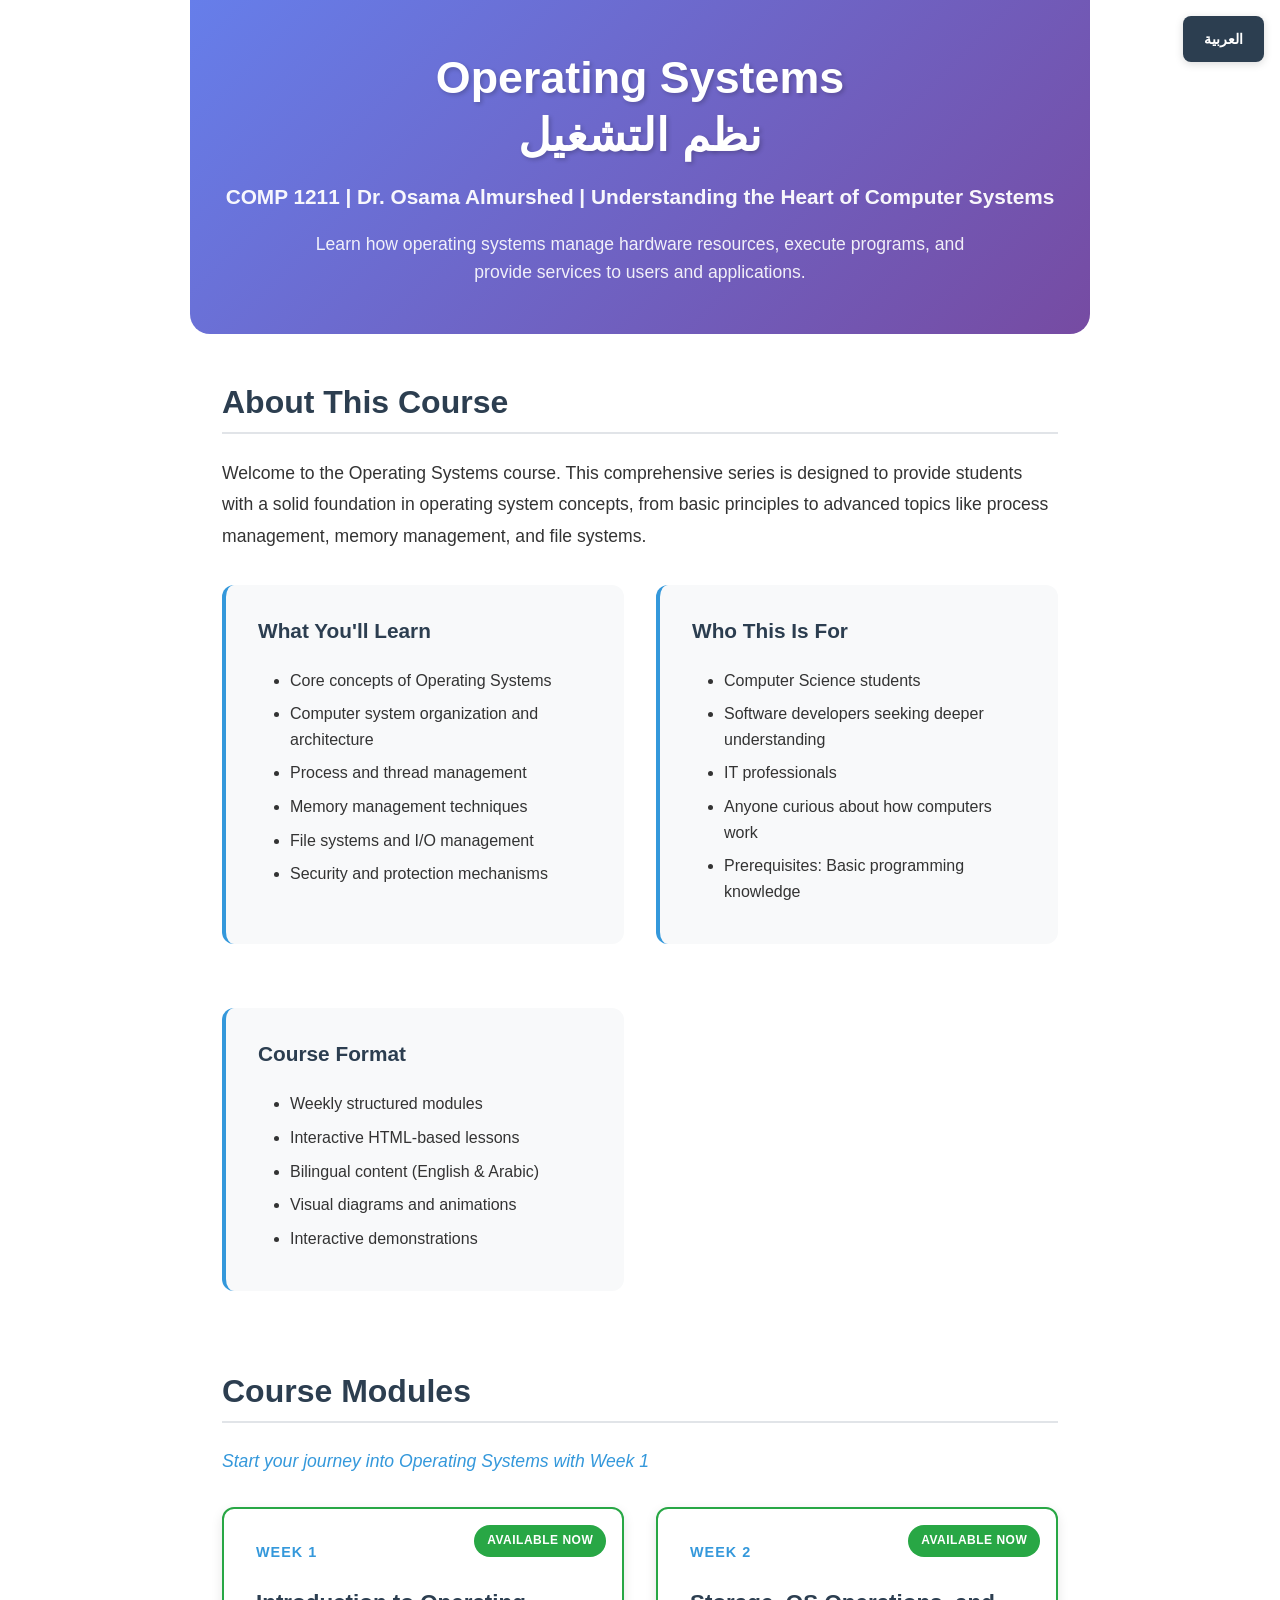
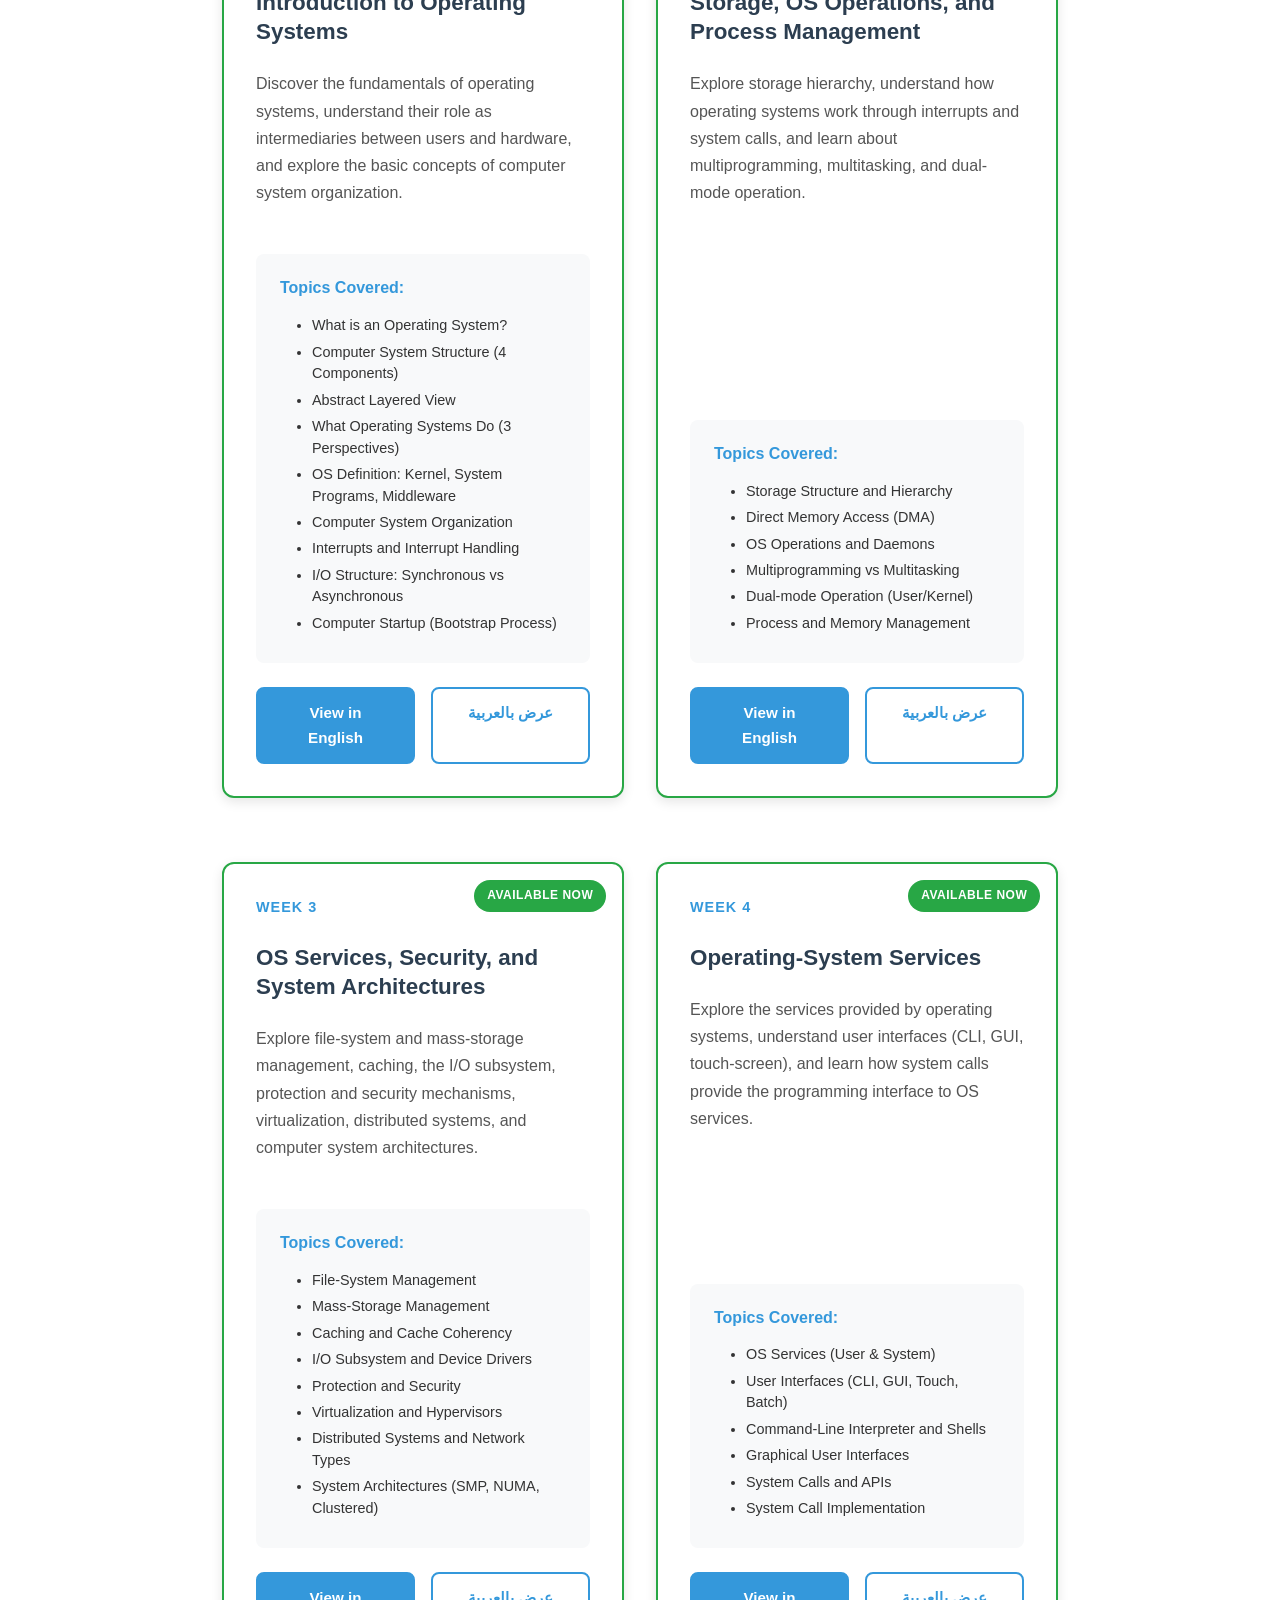
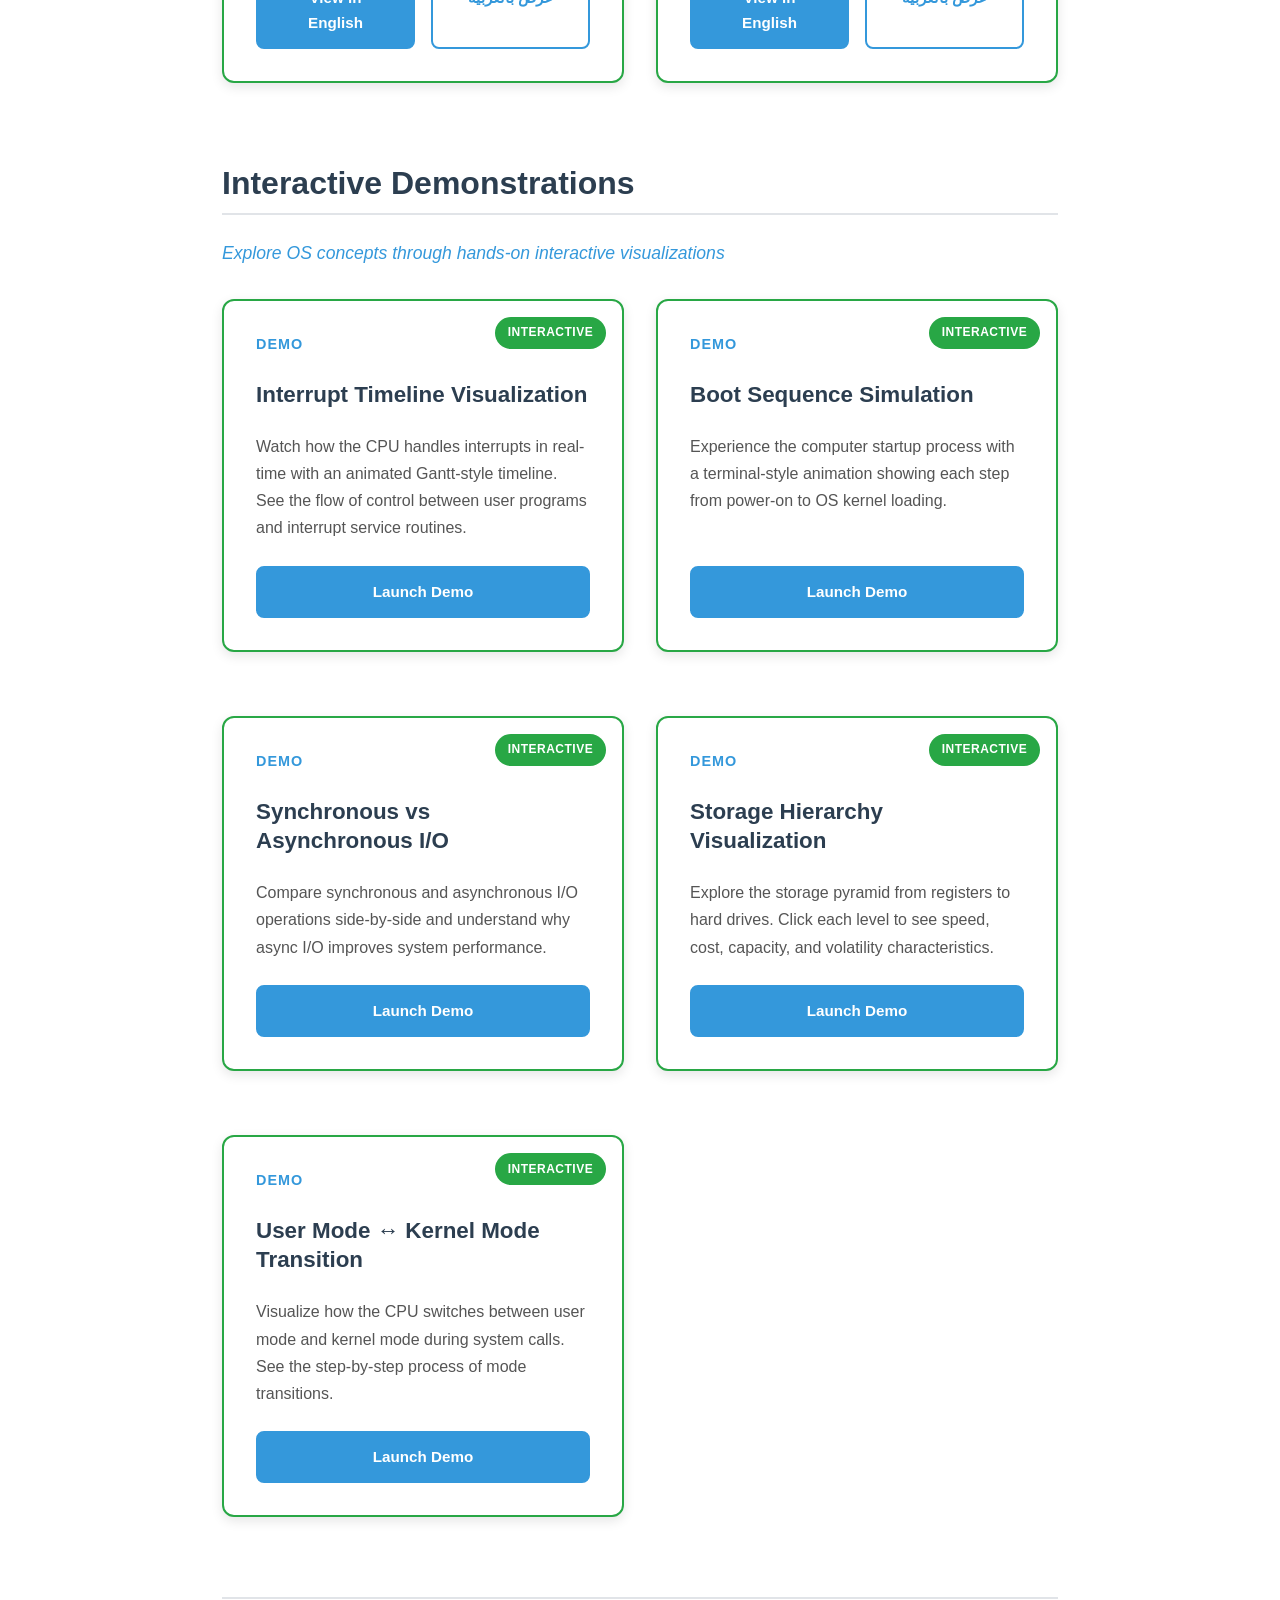
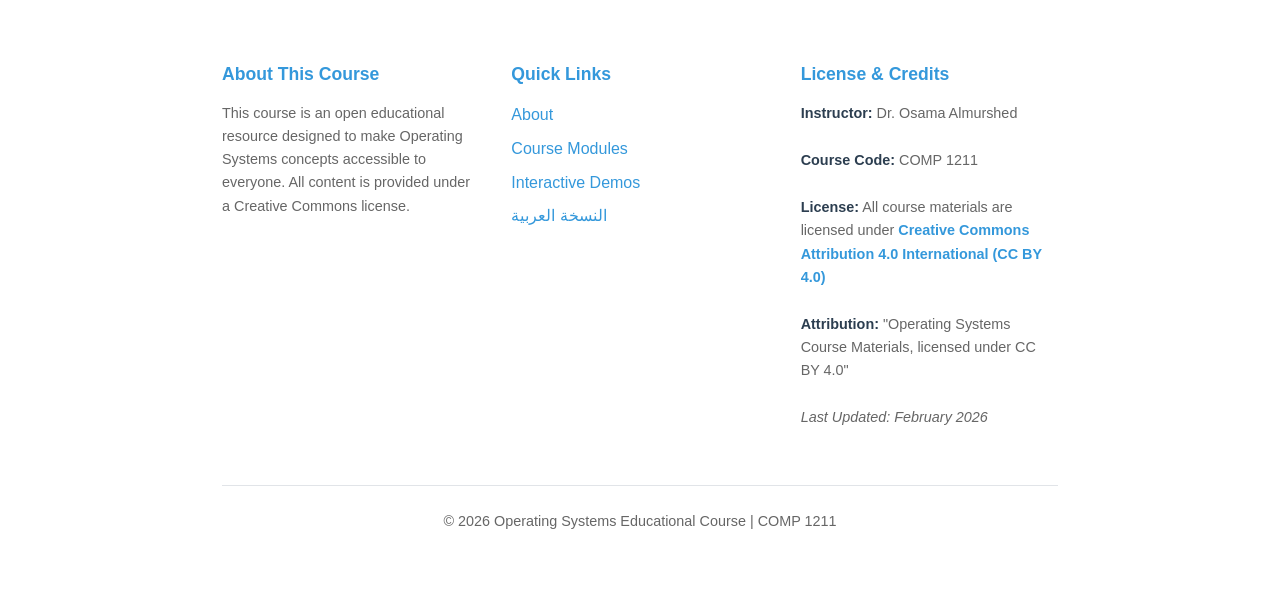
<file: index.html>
<!DOCTYPE html>
<html lang="en">
<head>
    <meta charset="UTF-8">
    <meta name="viewport" content="width=device-width, initial-scale=1.0">
    <meta name="description" content="Operating Systems Course - Learn about OS concepts, process management, memory management, and more">
    <meta name="keywords" content="Operating Systems, OS, Computer Science, Process Management, Memory Management, Education">
    <title>Operating Systems Course | نظم التشغيل</title>
    <link rel="stylesheet" href="css/styles.css">
</head>
<body>
    <!-- Language Switcher -->
    <div class="language-switcher">
        <a href="index_ar.html" class="lang-button" title="Switch to Arabic">العربية</a>
    </div>

    <header class="course-header">
        <h1>Operating Systems<br>نظم التشغيل</h1>
        <p class="course-subtitle">COMP 1211 | Dr. Osama Almurshed | Understanding the Heart of Computer Systems</p>
        <p class="course-tagline">Learn how operating systems manage hardware resources, execute programs, and provide services to users and applications.</p>
    </header>

    <main>
        <!-- Course Overview Section -->
        <section id="overview" class="course-overview">
            <h2>About This Course</h2>
            <p class="overview-intro">
                Welcome to the Operating Systems course. This comprehensive series is designed to provide students
                with a solid foundation in operating system concepts, from basic principles to advanced topics
                like process management, memory management, and file systems.
            </p>

            <div class="overview-grid">
                <article class="overview-card">
                    <h3>What You'll Learn</h3>
                    <ul>
                        <li>Core concepts of Operating Systems</li>
                        <li>Computer system organization and architecture</li>
                        <li>Process and thread management</li>
                        <li>Memory management techniques</li>
                        <li>File systems and I/O management</li>
                        <li>Security and protection mechanisms</li>
                    </ul>
                </article>

                <article class="overview-card">
                    <h3>Who This Is For</h3>
                    <ul>
                        <li>Computer Science students</li>
                        <li>Software developers seeking deeper understanding</li>
                        <li>IT professionals</li>
                        <li>Anyone curious about how computers work</li>
                        <li>Prerequisites: Basic programming knowledge</li>
                    </ul>
                </article>

                <article class="overview-card">
                    <h3>Course Format</h3>
                    <ul>
                        <li>Weekly structured modules</li>
                        <li>Interactive HTML-based lessons</li>
                        <li>Bilingual content (English & Arabic)</li>
                        <li>Visual diagrams and animations</li>
                        <li>Interactive demonstrations</li>
                    </ul>
                </article>
            </div>
        </section>

        <!-- Weekly Modules Section -->
        <section id="modules" class="modules-section">
            <h2>Course Modules</h2>
            <p class="section-intro">Start your journey into Operating Systems with Week 1</p>

            <div class="week-cards-grid">
                <!-- Week 1 - Available -->
                <article class="week-card available">
                    <div class="week-number">Week 1</div>
                    <span class="status-badge available">Available Now</span>

                    <h3>Introduction to Operating Systems</h3>
                    <p class="week-description">
                        Discover the fundamentals of operating systems, understand their role as intermediaries
                        between users and hardware, and explore the basic concepts of computer system organization.
                    </p>

                    <div class="week-topics">
                        <h4>Topics Covered:</h4>
                        <ul>
                            <li>What is an Operating System?</li>
                            <li>Computer System Structure (4 Components)</li>
                            <li>Abstract Layered View</li>
                            <li>What Operating Systems Do (3 Perspectives)</li>
                            <li>OS Definition: Kernel, System Programs, Middleware</li>
                            <li>Computer System Organization</li>
                            <li>Interrupts and Interrupt Handling</li>
                            <li>I/O Structure: Synchronous vs Asynchronous</li>
                            <li>Computer Startup (Bootstrap Process)</li>
                        </ul>
                    </div>

                    <div class="week-actions">
                        <a href="weeks/week1.html" class="btn btn-primary">
                            <span>View in English</span>
                        </a>
                        <a href="weeks/week1_ar.html" class="btn btn-secondary">
                            <span>عرض بالعربية</span>
                        </a>
                    </div>
                </article>

                <!-- Week 2 - Available -->
                <article class="week-card available">
                    <div class="week-number">Week 2</div>
                    <span class="status-badge available">Available Now</span>

                    <h3>Storage, OS Operations, and Process Management</h3>
                    <p class="week-description">
                        Explore storage hierarchy, understand how operating systems work through interrupts
                        and system calls, and learn about multiprogramming, multitasking, and dual-mode operation.
                    </p>

                    <div class="week-topics">
                        <h4>Topics Covered:</h4>
                        <ul>
                            <li>Storage Structure and Hierarchy</li>
                            <li>Direct Memory Access (DMA)</li>
                            <li>OS Operations and Daemons</li>
                            <li>Multiprogramming vs Multitasking</li>
                            <li>Dual-mode Operation (User/Kernel)</li>
                            <li>Process and Memory Management</li>
                        </ul>
                    </div>

                    <div class="week-actions">
                        <a href="weeks/week2.html" class="btn btn-primary">
                            <span>View in English</span>
                        </a>
                        <a href="weeks/week2_ar.html" class="btn btn-secondary">
                            <span>عرض بالعربية</span>
                        </a>
                    </div>
                </article>

                <!-- Week 3 - Available -->
                <article class="week-card available">
                    <div class="week-number">Week 3</div>
                    <span class="status-badge available">Available Now</span>

                    <h3>OS Services, Security, and System Architectures</h3>
                    <p class="week-description">
                        Explore file-system and mass-storage management, caching, the I/O subsystem,
                        protection and security mechanisms, virtualization, distributed systems, and computer system architectures.
                    </p>

                    <div class="week-topics">
                        <h4>Topics Covered:</h4>
                        <ul>
                            <li>File-System Management</li>
                            <li>Mass-Storage Management</li>
                            <li>Caching and Cache Coherency</li>
                            <li>I/O Subsystem and Device Drivers</li>
                            <li>Protection and Security</li>
                            <li>Virtualization and Hypervisors</li>
                            <li>Distributed Systems and Network Types</li>
                            <li>System Architectures (SMP, NUMA, Clustered)</li>
                        </ul>
                    </div>

                    <div class="week-actions">
                        <a href="weeks/week3.html" class="btn btn-primary">
                            <span>View in English</span>
                        </a>
                        <a href="weeks/week3_ar.html" class="btn btn-secondary">
                            <span>عرض بالعربية</span>
                        </a>
                    </div>
                </article>

                <!-- Week 4 - Available -->
                <article class="week-card available">
                    <div class="week-number">Week 4</div>
                    <span class="status-badge available">Available Now</span>

                    <h3>Operating-System Services</h3>
                    <p class="week-description">
                        Explore the services provided by operating systems, understand user interfaces
                        (CLI, GUI, touch-screen), and learn how system calls provide the programming
                        interface to OS services.
                    </p>

                    <div class="week-topics">
                        <h4>Topics Covered:</h4>
                        <ul>
                            <li>OS Services (User & System)</li>
                            <li>User Interfaces (CLI, GUI, Touch, Batch)</li>
                            <li>Command-Line Interpreter and Shells</li>
                            <li>Graphical User Interfaces</li>
                            <li>System Calls and APIs</li>
                            <li>System Call Implementation</li>
                        </ul>
                    </div>

                    <div class="week-actions">
                        <a href="weeks/week4.html" class="btn btn-primary">
                            <span>View in English</span>
                        </a>
                        <a href="weeks/week4_ar.html" class="btn btn-secondary">
                            <span>عرض بالعربية</span>
                        </a>
                    </div>
                </article>
            </div>
        </section>

        <!-- Interactive Demos Section -->
        <section id="demos" class="modules-section">
            <h2>Interactive Demonstrations</h2>
            <p class="section-intro">Explore OS concepts through hands-on interactive visualizations</p>

            <div class="week-cards-grid">
                <!-- Interrupt Timeline Demo -->
                <article class="week-card available">
                    <div class="week-number">Demo</div>
                    <span class="status-badge available">Interactive</span>

                    <h3>Interrupt Timeline Visualization</h3>
                    <p class="week-description">
                        Watch how the CPU handles interrupts in real-time with an animated Gantt-style timeline.
                        See the flow of control between user programs and interrupt service routines.
                    </p>

                    <div class="week-actions">
                        <a href="demos/interrupt_timeline_demo.html" class="btn btn-primary">
                            <span>Launch Demo</span>
                        </a>
                    </div>
                </article>

                <!-- Boot Sequence Demo -->
                <article class="week-card available">
                    <div class="week-number">Demo</div>
                    <span class="status-badge available">Interactive</span>

                    <h3>Boot Sequence Simulation</h3>
                    <p class="week-description">
                        Experience the computer startup process with a terminal-style animation showing
                        each step from power-on to OS kernel loading.
                    </p>

                    <div class="week-actions">
                        <a href="demos/boot_sequence_demo.html" class="btn btn-primary">
                            <span>Launch Demo</span>
                        </a>
                    </div>
                </article>

                <!-- I/O Comparison Demo -->
                <article class="week-card available">
                    <div class="week-number">Demo</div>
                    <span class="status-badge available">Interactive</span>

                    <h3>Synchronous vs Asynchronous I/O</h3>
                    <p class="week-description">
                        Compare synchronous and asynchronous I/O operations side-by-side and understand
                        why async I/O improves system performance.
                    </p>

                    <div class="week-actions">
                        <a href="demos/io_comparison_demo.html" class="btn btn-primary">
                            <span>Launch Demo</span>
                        </a>
                    </div>
                </article>

                <!-- Storage Hierarchy Demo -->
                <article class="week-card available">
                    <div class="week-number">Demo</div>
                    <span class="status-badge available">Interactive</span>

                    <h3>Storage Hierarchy Visualization</h3>
                    <p class="week-description">
                        Explore the storage pyramid from registers to hard drives. Click each level
                        to see speed, cost, capacity, and volatility characteristics.
                    </p>

                    <div class="week-actions">
                        <a href="demos/storage_hierarchy_demo.html" class="btn btn-primary">
                            <span>Launch Demo</span>
                        </a>
                    </div>
                </article>

                <!-- Mode Transition Demo -->
                <article class="week-card available">
                    <div class="week-number">Demo</div>
                    <span class="status-badge available">Interactive</span>

                    <h3>User Mode ↔ Kernel Mode Transition</h3>
                    <p class="week-description">
                        Visualize how the CPU switches between user mode and kernel mode during
                        system calls. See the step-by-step process of mode transitions.
                    </p>

                    <div class="week-actions">
                        <a href="demos/mode_transition_demo.html" class="btn btn-primary">
                            <span>Launch Demo</span>
                        </a>
                    </div>
                </article>
            </div>
        </section>
    </main>

    <footer>
        <section class="footer-content">
            <div class="footer-info">
                <h3>About This Course</h3>
                <p>
                    This course is an open educational resource designed to make Operating Systems concepts
                    accessible to everyone. All content is provided under a Creative Commons license.
                </p>
            </div>

            <div class="footer-links">
                <h3>Quick Links</h3>
                <ul>
                    <li><a href="#overview">About</a></li>
                    <li><a href="#modules">Course Modules</a></li>
                    <li><a href="#demos">Interactive Demos</a></li>
                    <li><a href="index_ar.html">النسخة العربية</a></li>
                </ul>
            </div>

            <div class="footer-license">
                <h3>License & Credits</h3>
                <p>
                    <strong>Instructor:</strong> Dr. Osama Almurshed
                </p>
                <p><strong>Course Code:</strong> COMP 1211</p>
                <p>
                    <strong>License:</strong> All course materials are licensed under
                    <a href="https://creativecommons.org/licenses/by/4.0/" target="_blank" rel="noopener">
                        Creative Commons Attribution 4.0 International (CC BY 4.0)
                    </a>
                </p>
                <p>
                    <strong>Attribution:</strong> "Operating Systems Course Materials, licensed under CC BY 4.0"
                </p>
                <p class="last-updated">Last Updated: February 2026</p>
            </div>
        </section>

        <div class="footer-bottom">
            <p>&copy; 2026 Operating Systems Educational Course | COMP 1211</p>
        </div>
    </footer>
</body>
</html>
</file>
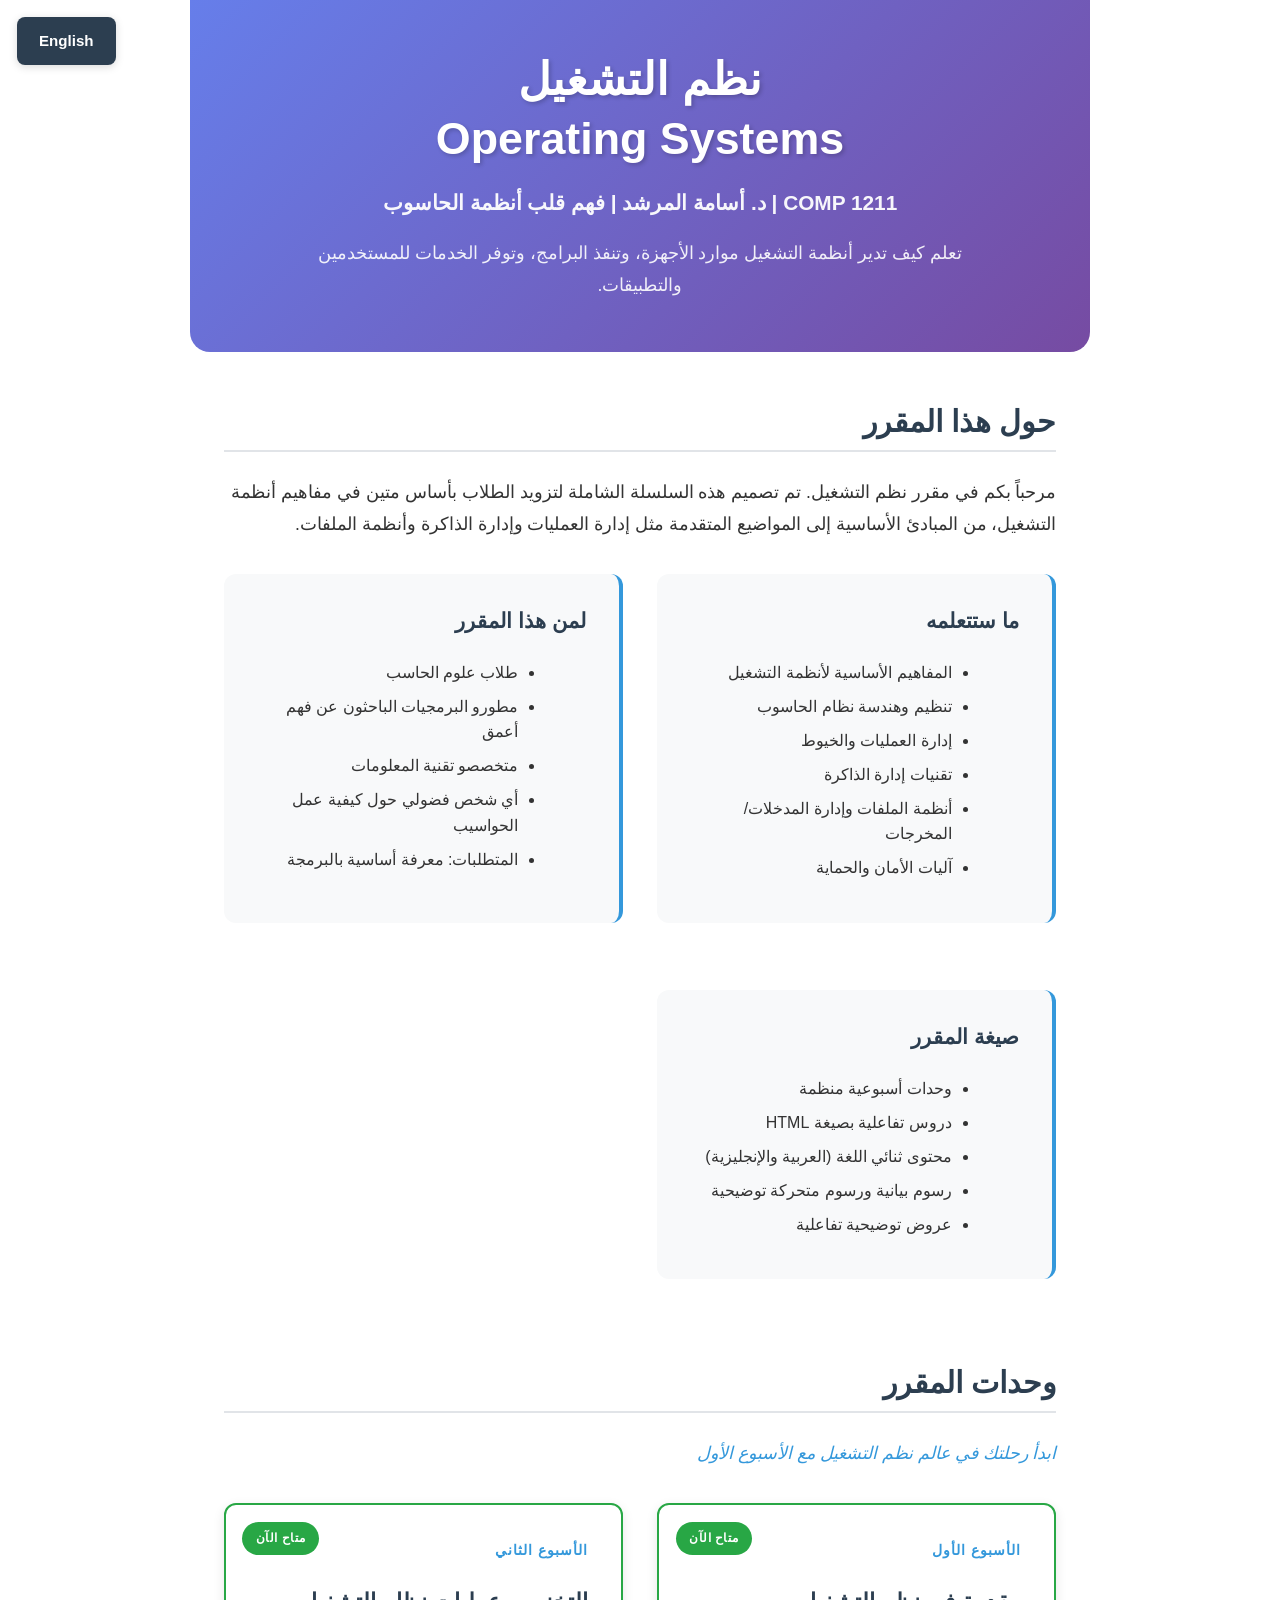
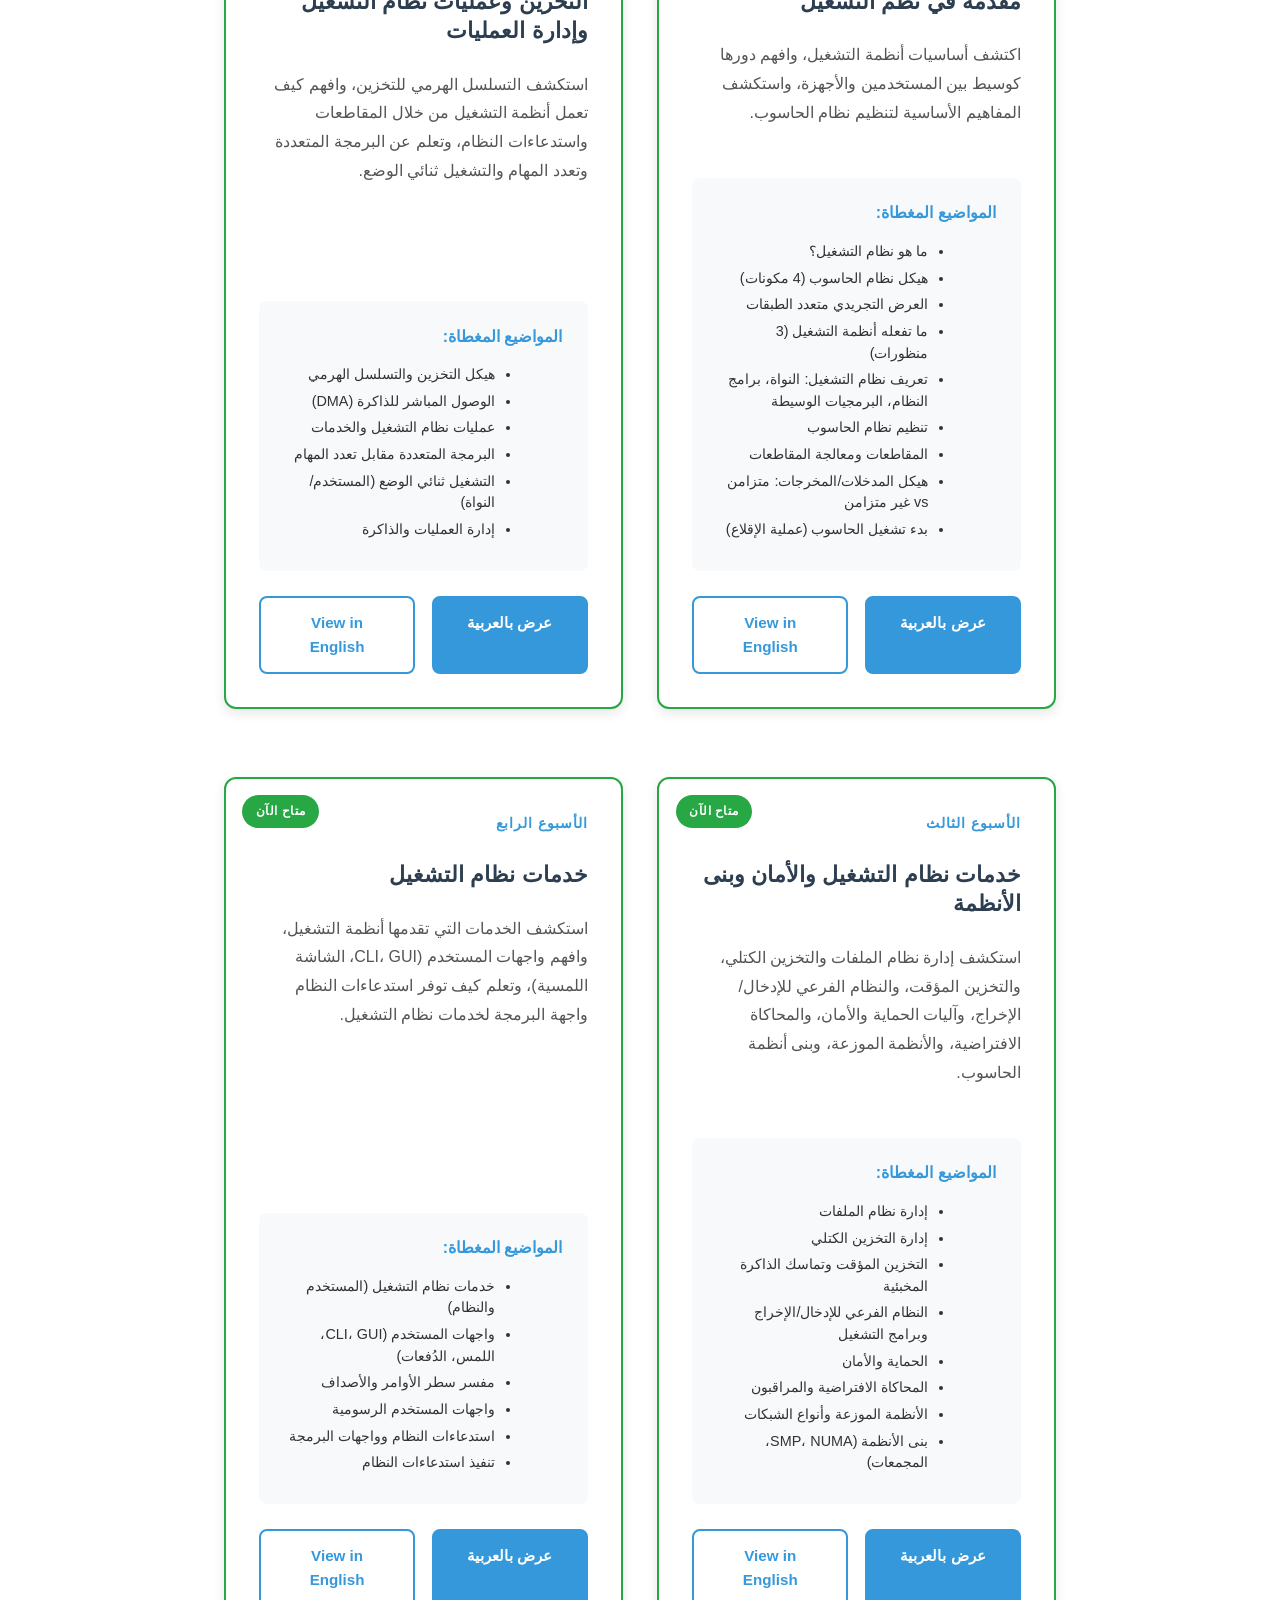
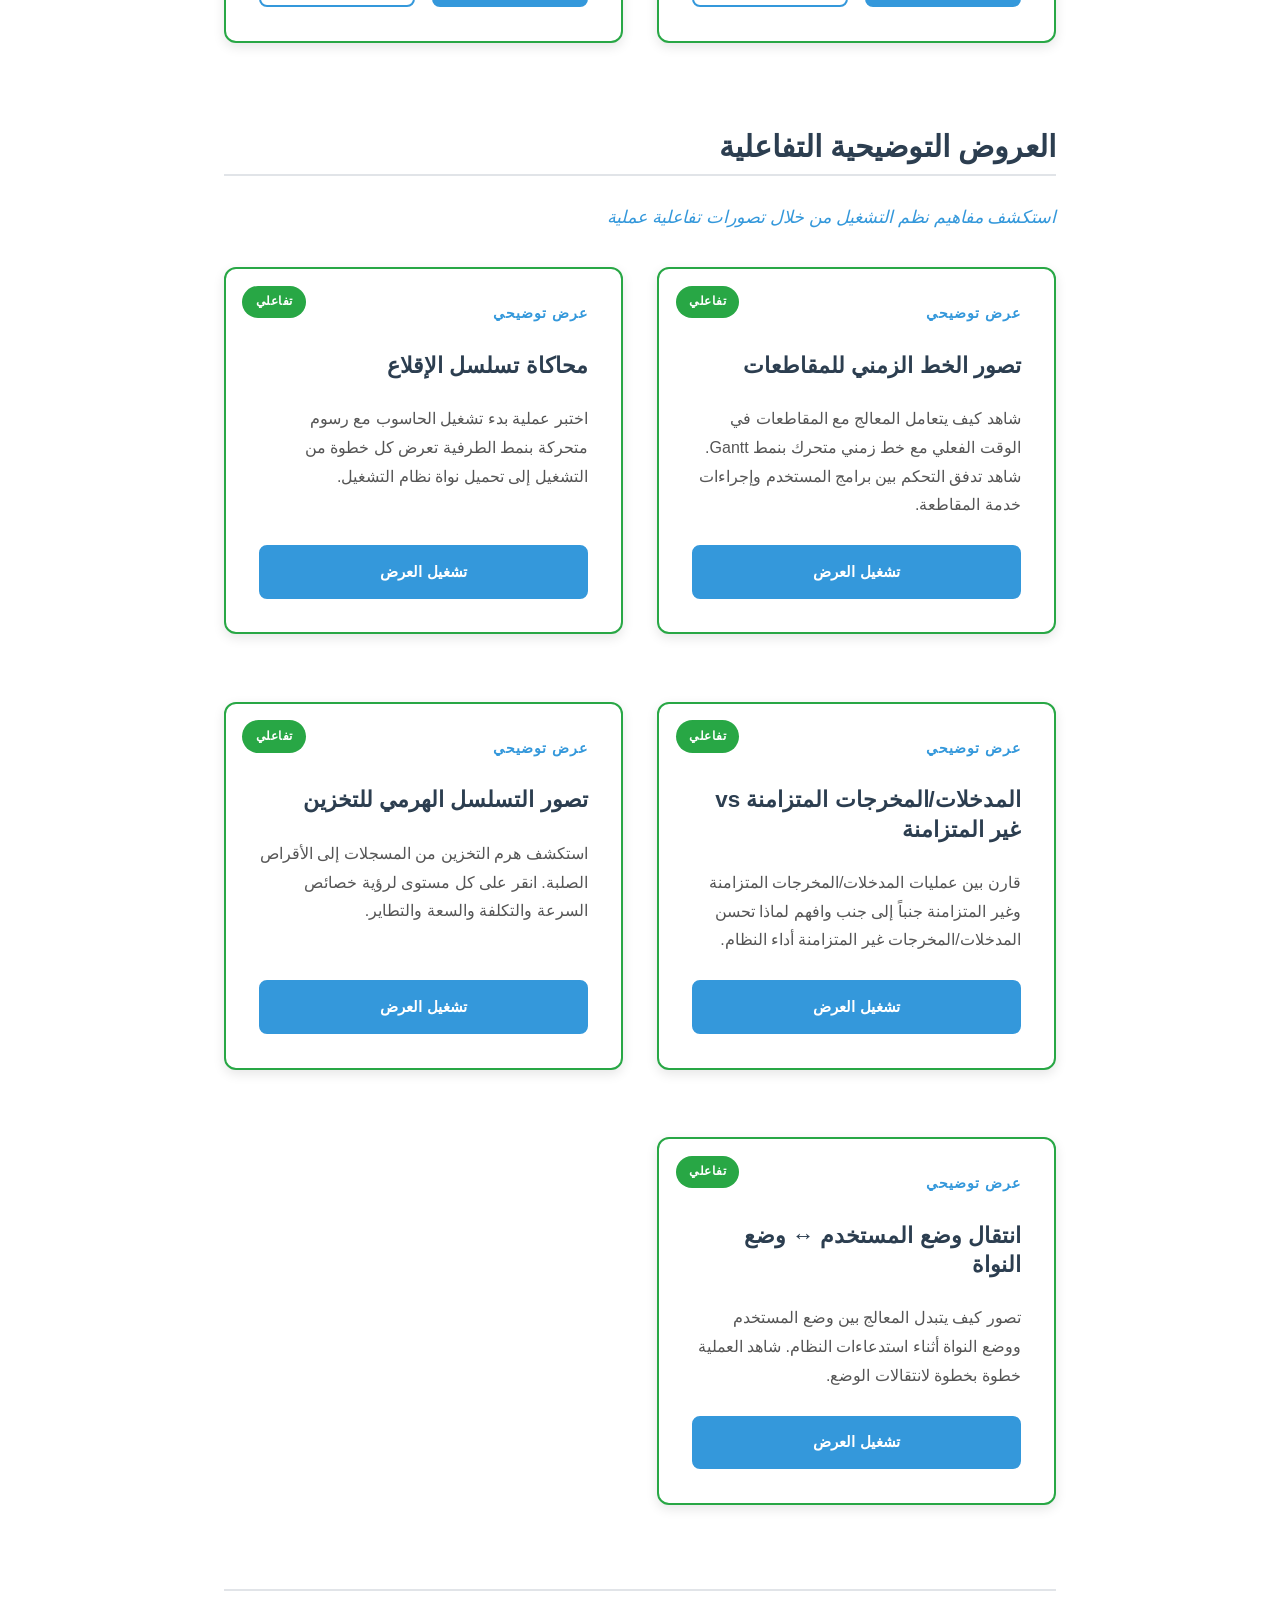
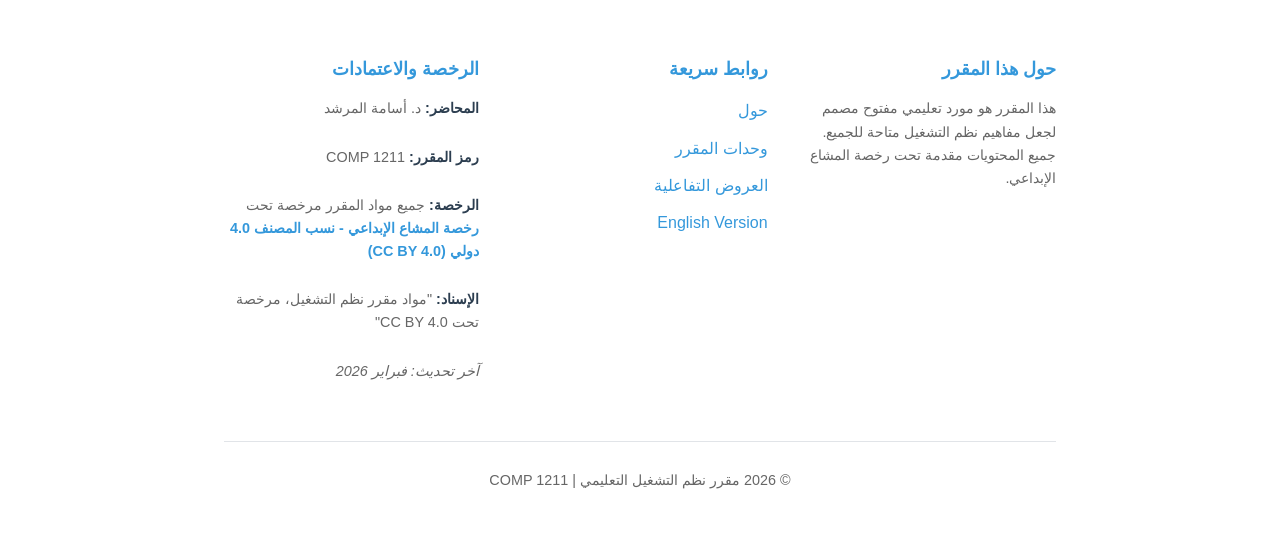
<file: index_ar.html>
<!DOCTYPE html>
<html lang="ar" dir="rtl">
<head>
    <meta charset="UTF-8">
    <meta name="viewport" content="width=device-width, initial-scale=1.0">
    <meta name="description" content="مقرر نظم التشغيل - تعلم مفاهيم أنظمة التشغيل وإدارة العمليات وإدارة الذاكرة والمزيد">
    <meta name="keywords" content="نظم التشغيل, علوم الحاسب, إدارة العمليات, إدارة الذاكرة, تعليم">
    <title>نظم التشغيل | Operating Systems Course</title>
    <link rel="stylesheet" href="css/styles.css">
    <link href="https://fonts.googleapis.com/css2?family=Cairo:wght@400;600;700&display=swap" rel="stylesheet">
</head>
<body>
    <!-- Language Switcher -->
    <div class="language-switcher">
        <a href="index.html" class="lang-button" title="Switch to English">English</a>
    </div>

    <header class="course-header">
        <h1>نظم التشغيل<br>Operating Systems</h1>
        <p class="course-subtitle">COMP 1211 | د. أسامة المرشد | فهم قلب أنظمة الحاسوب</p>
        <p class="course-tagline">تعلم كيف تدير أنظمة التشغيل موارد الأجهزة، وتنفذ البرامج، وتوفر الخدمات للمستخدمين والتطبيقات.</p>
    </header>

    <main>
        <!-- Course Overview Section -->
        <section id="overview" class="course-overview">
            <h2>حول هذا المقرر</h2>
            <p class="overview-intro">
                مرحباً بكم في مقرر نظم التشغيل. تم تصميم هذه السلسلة الشاملة لتزويد الطلاب
                بأساس متين في مفاهيم أنظمة التشغيل، من المبادئ الأساسية إلى المواضيع المتقدمة
                مثل إدارة العمليات وإدارة الذاكرة وأنظمة الملفات.
            </p>

            <div class="overview-grid">
                <article class="overview-card">
                    <h3>ما ستتعلمه</h3>
                    <ul>
                        <li>المفاهيم الأساسية لأنظمة التشغيل</li>
                        <li>تنظيم وهندسة نظام الحاسوب</li>
                        <li>إدارة العمليات والخيوط</li>
                        <li>تقنيات إدارة الذاكرة</li>
                        <li>أنظمة الملفات وإدارة المدخلات/المخرجات</li>
                        <li>آليات الأمان والحماية</li>
                    </ul>
                </article>

                <article class="overview-card">
                    <h3>لمن هذا المقرر</h3>
                    <ul>
                        <li>طلاب علوم الحاسب</li>
                        <li>مطورو البرمجيات الباحثون عن فهم أعمق</li>
                        <li>متخصصو تقنية المعلومات</li>
                        <li>أي شخص فضولي حول كيفية عمل الحواسيب</li>
                        <li>المتطلبات: معرفة أساسية بالبرمجة</li>
                    </ul>
                </article>

                <article class="overview-card">
                    <h3>صيغة المقرر</h3>
                    <ul>
                        <li>وحدات أسبوعية منظمة</li>
                        <li>دروس تفاعلية بصيغة HTML</li>
                        <li>محتوى ثنائي اللغة (العربية والإنجليزية)</li>
                        <li>رسوم بيانية ورسوم متحركة توضيحية</li>
                        <li>عروض توضيحية تفاعلية</li>
                    </ul>
                </article>
            </div>
        </section>

        <!-- Weekly Modules Section -->
        <section id="modules" class="modules-section">
            <h2>وحدات المقرر</h2>
            <p class="section-intro">ابدأ رحلتك في عالم نظم التشغيل مع الأسبوع الأول</p>

            <div class="week-cards-grid">
                <!-- Week 1 - Available -->
                <article class="week-card available">
                    <div class="week-number">الأسبوع الأول</div>
                    <span class="status-badge available">متاح الآن</span>

                    <h3>مقدمة في نظم التشغيل</h3>
                    <p class="week-description">
                        اكتشف أساسيات أنظمة التشغيل، وافهم دورها كوسيط
                        بين المستخدمين والأجهزة، واستكشف المفاهيم الأساسية لتنظيم نظام الحاسوب.
                    </p>

                    <div class="week-topics">
                        <h4>المواضيع المغطاة:</h4>
                        <ul>
                            <li>ما هو نظام التشغيل؟</li>
                            <li>هيكل نظام الحاسوب (4 مكونات)</li>
                            <li>العرض التجريدي متعدد الطبقات</li>
                            <li>ما تفعله أنظمة التشغيل (3 منظورات)</li>
                            <li>تعريف نظام التشغيل: النواة، برامج النظام، البرمجيات الوسيطة</li>
                            <li>تنظيم نظام الحاسوب</li>
                            <li>المقاطعات ومعالجة المقاطعات</li>
                            <li>هيكل المدخلات/المخرجات: متزامن vs غير متزامن</li>
                            <li>بدء تشغيل الحاسوب (عملية الإقلاع)</li>
                        </ul>
                    </div>

                    <div class="week-actions">
                        <a href="weeks/week1_ar.html" class="btn btn-primary">
                            <span>عرض بالعربية</span>
                        </a>
                        <a href="weeks/week1.html" class="btn btn-secondary">
                            <span>View in English</span>
                        </a>
                    </div>
                </article>

                <!-- Week 2 - Available -->
                <article class="week-card available">
                    <div class="week-number">الأسبوع الثاني</div>
                    <span class="status-badge available">متاح الآن</span>

                    <h3>التخزين وعمليات نظام التشغيل وإدارة العمليات</h3>
                    <p class="week-description">
                        استكشف التسلسل الهرمي للتخزين، وافهم كيف تعمل أنظمة التشغيل من خلال المقاطعات
                        واستدعاءات النظام، وتعلم عن البرمجة المتعددة وتعدد المهام والتشغيل ثنائي الوضع.
                    </p>

                    <div class="week-topics">
                        <h4>المواضيع المغطاة:</h4>
                        <ul>
                            <li>هيكل التخزين والتسلسل الهرمي</li>
                            <li>الوصول المباشر للذاكرة (DMA)</li>
                            <li>عمليات نظام التشغيل والخدمات</li>
                            <li>البرمجة المتعددة مقابل تعدد المهام</li>
                            <li>التشغيل ثنائي الوضع (المستخدم/النواة)</li>
                            <li>إدارة العمليات والذاكرة</li>
                        </ul>
                    </div>

                    <div class="week-actions">
                        <a href="weeks/week2_ar.html" class="btn btn-primary">
                            <span>عرض بالعربية</span>
                        </a>
                        <a href="weeks/week2.html" class="btn btn-secondary">
                            <span>View in English</span>
                        </a>
                    </div>
                </article>

                <!-- Week 3 - Available -->
                <article class="week-card available">
                    <div class="week-number">الأسبوع الثالث</div>
                    <span class="status-badge available">متاح الآن</span>

                    <h3>خدمات نظام التشغيل والأمان وبنى الأنظمة</h3>
                    <p class="week-description">
                        استكشف إدارة نظام الملفات والتخزين الكتلي، والتخزين المؤقت، والنظام الفرعي للإدخال/الإخراج،
                        وآليات الحماية والأمان، والمحاكاة الافتراضية، والأنظمة الموزعة، وبنى أنظمة الحاسوب.
                    </p>

                    <div class="week-topics">
                        <h4>المواضيع المغطاة:</h4>
                        <ul>
                            <li>إدارة نظام الملفات</li>
                            <li>إدارة التخزين الكتلي</li>
                            <li>التخزين المؤقت وتماسك الذاكرة المخبئية</li>
                            <li>النظام الفرعي للإدخال/الإخراج وبرامج التشغيل</li>
                            <li>الحماية والأمان</li>
                            <li>المحاكاة الافتراضية والمراقبون</li>
                            <li>الأنظمة الموزعة وأنواع الشبكات</li>
                            <li>بنى الأنظمة (SMP، NUMA، المجمعات)</li>
                        </ul>
                    </div>

                    <div class="week-actions">
                        <a href="weeks/week3_ar.html" class="btn btn-primary">
                            <span>عرض بالعربية</span>
                        </a>
                        <a href="weeks/week3.html" class="btn btn-secondary">
                            <span>View in English</span>
                        </a>
                    </div>
                </article>

                <!-- Week 4 - Available -->
                <article class="week-card available">
                    <div class="week-number">الأسبوع الرابع</div>
                    <span class="status-badge available">متاح الآن</span>

                    <h3>خدمات نظام التشغيل</h3>
                    <p class="week-description">
                        استكشف الخدمات التي تقدمها أنظمة التشغيل، وافهم واجهات المستخدم
                        (CLI، GUI، الشاشة اللمسية)، وتعلم كيف توفر استدعاءات النظام واجهة
                        البرمجة لخدمات نظام التشغيل.
                    </p>

                    <div class="week-topics">
                        <h4>المواضيع المغطاة:</h4>
                        <ul>
                            <li>خدمات نظام التشغيل (المستخدم والنظام)</li>
                            <li>واجهات المستخدم (CLI، GUI، اللمس، الدُفعات)</li>
                            <li>مفسر سطر الأوامر والأصداف</li>
                            <li>واجهات المستخدم الرسومية</li>
                            <li>استدعاءات النظام وواجهات البرمجة</li>
                            <li>تنفيذ استدعاءات النظام</li>
                        </ul>
                    </div>

                    <div class="week-actions">
                        <a href="weeks/week4_ar.html" class="btn btn-primary">
                            <span>عرض بالعربية</span>
                        </a>
                        <a href="weeks/week4.html" class="btn btn-secondary">
                            <span>View in English</span>
                        </a>
                    </div>
                </article>
            </div>
        </section>

        <!-- Interactive Demos Section -->
        <section id="demos" class="modules-section">
            <h2>العروض التوضيحية التفاعلية</h2>
            <p class="section-intro">استكشف مفاهيم نظم التشغيل من خلال تصورات تفاعلية عملية</p>

            <div class="week-cards-grid">
                <!-- Interrupt Timeline Demo -->
                <article class="week-card available">
                    <div class="week-number">عرض توضيحي</div>
                    <span class="status-badge available">تفاعلي</span>

                    <h3>تصور الخط الزمني للمقاطعات</h3>
                    <p class="week-description">
                        شاهد كيف يتعامل المعالج مع المقاطعات في الوقت الفعلي مع خط زمني متحرك بنمط Gantt.
                        شاهد تدفق التحكم بين برامج المستخدم وإجراءات خدمة المقاطعة.
                    </p>

                    <div class="week-actions">
                        <a href="demos/interrupt_timeline_demo.html" class="btn btn-primary">
                            <span>تشغيل العرض</span>
                        </a>
                    </div>
                </article>

                <!-- Boot Sequence Demo -->
                <article class="week-card available">
                    <div class="week-number">عرض توضيحي</div>
                    <span class="status-badge available">تفاعلي</span>

                    <h3>محاكاة تسلسل الإقلاع</h3>
                    <p class="week-description">
                        اختبر عملية بدء تشغيل الحاسوب مع رسوم متحركة بنمط الطرفية تعرض
                        كل خطوة من التشغيل إلى تحميل نواة نظام التشغيل.
                    </p>

                    <div class="week-actions">
                        <a href="demos/boot_sequence_demo.html" class="btn btn-primary">
                            <span>تشغيل العرض</span>
                        </a>
                    </div>
                </article>

                <!-- I/O Comparison Demo -->
                <article class="week-card available">
                    <div class="week-number">عرض توضيحي</div>
                    <span class="status-badge available">تفاعلي</span>

                    <h3>المدخلات/المخرجات المتزامنة vs غير المتزامنة</h3>
                    <p class="week-description">
                        قارن بين عمليات المدخلات/المخرجات المتزامنة وغير المتزامنة جنباً إلى جنب وافهم
                        لماذا تحسن المدخلات/المخرجات غير المتزامنة أداء النظام.
                    </p>

                    <div class="week-actions">
                        <a href="demos/io_comparison_demo.html" class="btn btn-primary">
                            <span>تشغيل العرض</span>
                        </a>
                    </div>
                </article>

                <!-- Storage Hierarchy Demo -->
                <article class="week-card available">
                    <div class="week-number">عرض توضيحي</div>
                    <span class="status-badge available">تفاعلي</span>

                    <h3>تصور التسلسل الهرمي للتخزين</h3>
                    <p class="week-description">
                        استكشف هرم التخزين من المسجلات إلى الأقراص الصلبة. انقر على كل مستوى
                        لرؤية خصائص السرعة والتكلفة والسعة والتطاير.
                    </p>

                    <div class="week-actions">
                        <a href="demos/storage_hierarchy_demo.html" class="btn btn-primary">
                            <span>تشغيل العرض</span>
                        </a>
                    </div>
                </article>

                <!-- Mode Transition Demo -->
                <article class="week-card available">
                    <div class="week-number">عرض توضيحي</div>
                    <span class="status-badge available">تفاعلي</span>

                    <h3>انتقال وضع المستخدم ↔ وضع النواة</h3>
                    <p class="week-description">
                        تصور كيف يتبدل المعالج بين وضع المستخدم ووضع النواة أثناء
                        استدعاءات النظام. شاهد العملية خطوة بخطوة لانتقالات الوضع.
                    </p>

                    <div class="week-actions">
                        <a href="demos/mode_transition_demo.html" class="btn btn-primary">
                            <span>تشغيل العرض</span>
                        </a>
                    </div>
                </article>
            </div>
        </section>
    </main>

    <footer>
        <section class="footer-content">
            <div class="footer-info">
                <h3>حول هذا المقرر</h3>
                <p>
                    هذا المقرر هو مورد تعليمي مفتوح مصمم لجعل مفاهيم نظم التشغيل
                    متاحة للجميع. جميع المحتويات مقدمة تحت رخصة المشاع الإبداعي.
                </p>
            </div>

            <div class="footer-links">
                <h3>روابط سريعة</h3>
                <ul>
                    <li><a href="#overview">حول</a></li>
                    <li><a href="#modules">وحدات المقرر</a></li>
                    <li><a href="#demos">العروض التفاعلية</a></li>
                    <li><a href="index.html">English Version</a></li>
                </ul>
            </div>

            <div class="footer-license">
                <h3>الرخصة والاعتمادات</h3>
                <p>
                    <strong>المحاضر:</strong> د. أسامة المرشد
                </p>
                <p><strong>رمز المقرر:</strong> COMP 1211</p>
                <p>
                    <strong>الرخصة:</strong> جميع مواد المقرر مرخصة تحت
                    <a href="https://creativecommons.org/licenses/by/4.0/" target="_blank" rel="noopener">
                        رخصة المشاع الإبداعي - نسب المصنف 4.0 دولي (CC BY 4.0)
                    </a>
                </p>
                <p>
                    <strong>الإسناد:</strong> "مواد مقرر نظم التشغيل، مرخصة تحت CC BY 4.0"
                </p>
                <p class="last-updated">آخر تحديث: فبراير 2026</p>
            </div>
        </section>

        <div class="footer-bottom">
            <p>&copy; 2026 مقرر نظم التشغيل التعليمي | COMP 1211</p>
        </div>
    </footer>
</body>
</html>
</file>
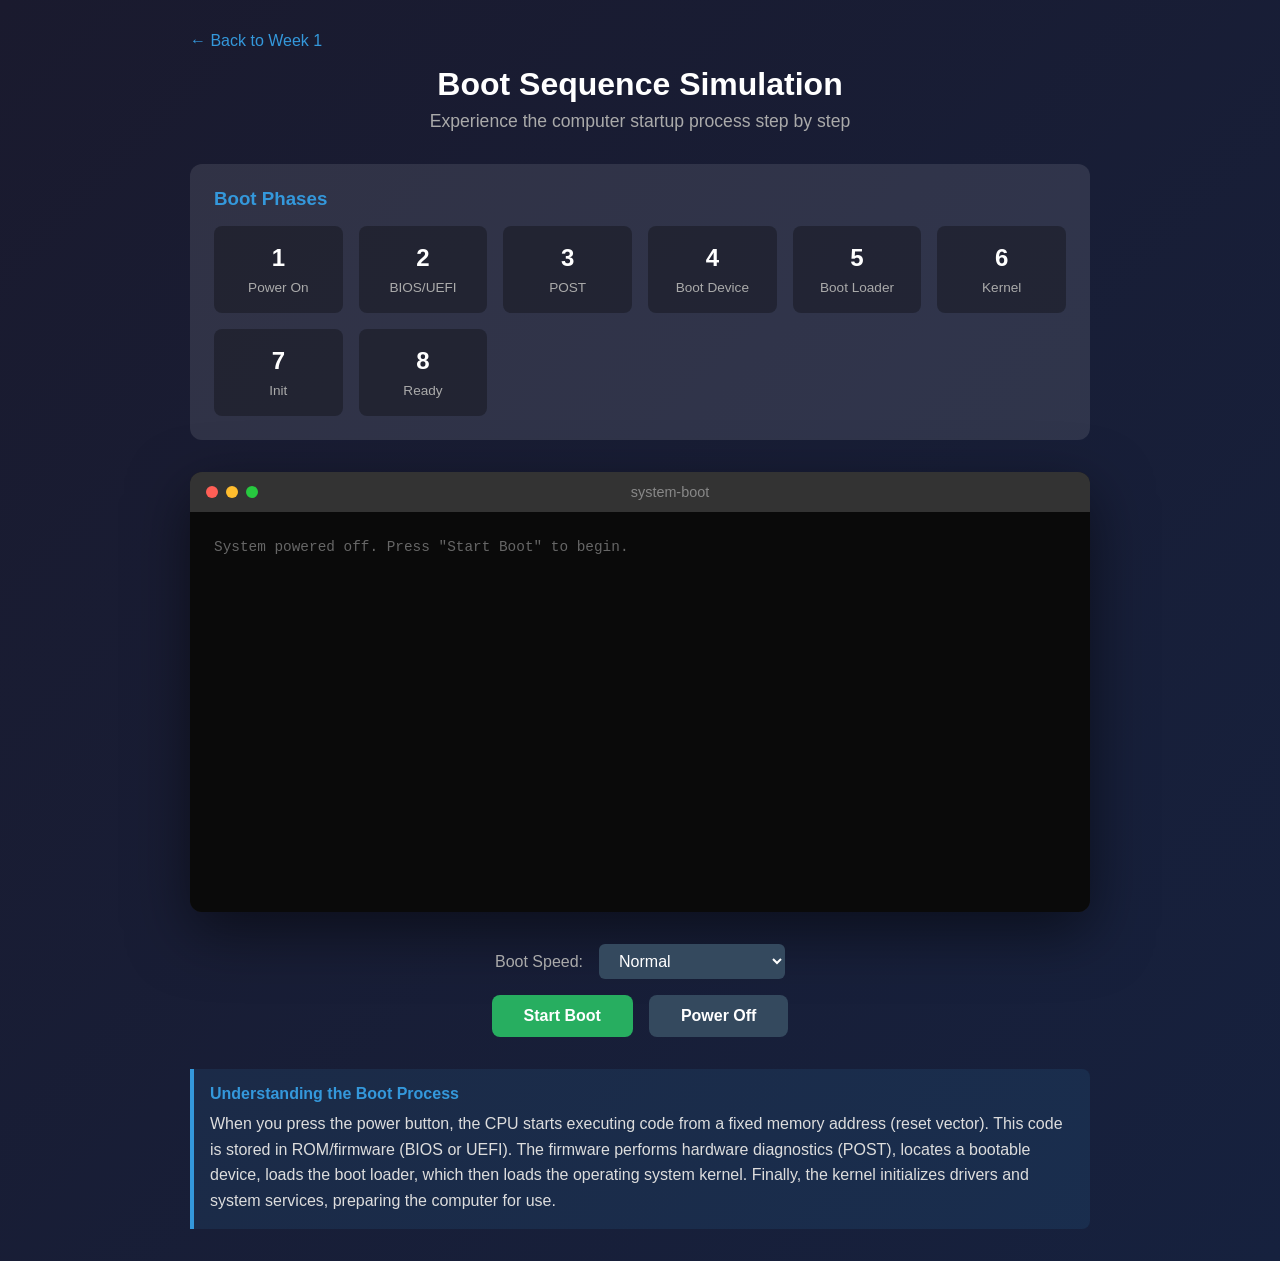
<file: demos/boot_sequence_demo.html>
<!DOCTYPE html>
<html lang="en">
<head>
    <meta charset="UTF-8">
    <meta name="viewport" content="width=device-width, initial-scale=1.0">
    <title>Boot Sequence Demo | Operating Systems</title>
    <style>
        * {
            margin: 0;
            padding: 0;
            box-sizing: border-box;
        }

        :root {
            --terminal-bg: #0a0a0a;
            --terminal-green: #00ff00;
            --terminal-yellow: #ffff00;
            --terminal-red: #ff4444;
            --terminal-cyan: #00ffff;
            --terminal-white: #ffffff;
        }

        body {
            font-family: -apple-system, BlinkMacSystemFont, "Segoe UI", Helvetica, Arial, sans-serif;
            background: linear-gradient(135deg, #1a1a2e 0%, #16213e 100%);
            min-height: 100vh;
            padding: 2rem;
            color: white;
        }

        .container {
            max-width: 900px;
            margin: 0 auto;
        }

        header {
            text-align: center;
            margin-bottom: 2rem;
        }

        h1 {
            font-size: 2em;
            margin-bottom: 0.5rem;
        }

        .subtitle {
            color: #aaa;
            font-size: 1.1em;
        }

        .back-link {
            display: inline-block;
            margin-bottom: 1rem;
            color: #3498db;
            text-decoration: none;
            font-weight: 500;
        }

        .back-link:hover {
            text-decoration: underline;
        }

        /* Terminal */
        .terminal-container {
            background: #1a1a1a;
            border-radius: 12px;
            overflow: hidden;
            box-shadow: 0 20px 60px rgba(0, 0, 0, 0.5);
            margin-bottom: 2rem;
        }

        .terminal-header {
            background: #333;
            padding: 0.75rem 1rem;
            display: flex;
            align-items: center;
            gap: 0.5rem;
        }

        .terminal-dot {
            width: 12px;
            height: 12px;
            border-radius: 50%;
        }

        .dot-red { background: #ff5f56; }
        .dot-yellow { background: #ffbd2e; }
        .dot-green { background: #27c93f; }

        .terminal-title {
            flex: 1;
            text-align: center;
            color: #888;
            font-size: 0.9em;
        }

        .terminal-body {
            background: var(--terminal-bg);
            padding: 1.5rem;
            min-height: 400px;
            max-height: 500px;
            overflow-y: auto;
            font-family: "Courier New", Courier, monospace;
            font-size: 0.9em;
            line-height: 1.6;
        }

        .boot-line {
            opacity: 0;
            transition: opacity 0.3s ease;
            margin-bottom: 0.3rem;
        }

        .boot-line.visible {
            opacity: 1;
        }

        .text-green { color: var(--terminal-green); }
        .text-yellow { color: var(--terminal-yellow); }
        .text-red { color: var(--terminal-red); }
        .text-cyan { color: var(--terminal-cyan); }
        .text-white { color: var(--terminal-white); }
        .text-gray { color: #666; }

        .status-ok {
            color: var(--terminal-green);
            float: right;
        }

        .status-fail {
            color: var(--terminal-red);
            float: right;
        }

        .status-loading {
            color: var(--terminal-yellow);
            float: right;
        }

        .blink {
            animation: blink 1s step-end infinite;
        }

        @keyframes blink {
            0%, 100% { opacity: 1; }
            50% { opacity: 0; }
        }

        .progress-bar {
            display: inline-block;
            width: 200px;
            height: 12px;
            background: #333;
            border-radius: 6px;
            overflow: hidden;
            margin: 0.5rem 0;
        }

        .progress-fill {
            height: 100%;
            background: var(--terminal-green);
            width: 0%;
            transition: width 0.3s ease;
        }

        /* Controls */
        .controls {
            display: flex;
            justify-content: center;
            gap: 1rem;
            margin-bottom: 2rem;
        }

        .btn {
            padding: 0.75rem 2rem;
            border: none;
            border-radius: 8px;
            font-size: 1em;
            font-weight: 600;
            cursor: pointer;
            transition: all 0.3s ease;
        }

        .btn-primary {
            background: #27ae60;
            color: white;
        }

        .btn-primary:hover {
            background: #219a52;
            transform: translateY(-2px);
        }

        .btn-secondary {
            background: #34495e;
            color: white;
        }

        .btn-secondary:hover {
            background: #2c3e50;
        }

        .btn:disabled {
            opacity: 0.5;
            cursor: not-allowed;
        }

        /* Info Panel */
        .info-panel {
            background: rgba(255, 255, 255, 0.1);
            border-radius: 12px;
            padding: 1.5rem;
            margin-bottom: 2rem;
        }

        .info-panel h3 {
            margin-bottom: 1rem;
            color: #3498db;
        }

        .phase-indicator {
            display: grid;
            grid-template-columns: repeat(auto-fit, minmax(120px, 1fr));
            gap: 1rem;
        }

        .phase-item {
            text-align: center;
            padding: 1rem;
            background: rgba(0, 0, 0, 0.3);
            border-radius: 8px;
            border: 2px solid transparent;
            transition: all 0.3s ease;
        }

        .phase-item.active {
            border-color: #f39c12;
            background: rgba(243, 156, 18, 0.2);
        }

        .phase-item.complete {
            border-color: #27ae60;
            background: rgba(39, 174, 96, 0.2);
        }

        .phase-number {
            font-size: 1.5em;
            font-weight: 700;
            margin-bottom: 0.5rem;
        }

        .phase-name {
            font-size: 0.85em;
            color: #aaa;
        }

        /* Explanation */
        .explanation {
            background: rgba(52, 152, 219, 0.1);
            border-left: 4px solid #3498db;
            padding: 1rem;
            border-radius: 0 8px 8px 0;
        }

        .explanation h4 {
            margin-bottom: 0.5rem;
            color: #3498db;
        }

        .explanation p {
            color: #ddd;
            line-height: 1.6;
        }

        /* Speed selector */
        .speed-selector {
            display: flex;
            align-items: center;
            justify-content: center;
            gap: 1rem;
            margin-bottom: 1rem;
            color: #aaa;
        }

        .speed-selector select {
            padding: 0.5rem 1rem;
            border-radius: 6px;
            background: #34495e;
            color: white;
            border: none;
            font-size: 1em;
        }

        /* ASCII Art */
        .ascii-art {
            font-family: monospace;
            white-space: pre;
            color: var(--terminal-cyan);
            font-size: 0.7em;
            line-height: 1.2;
            margin-bottom: 1rem;
        }

        @media (max-width: 768px) {
            body {
                padding: 1rem;
            }

            .terminal-body {
                font-size: 0.75em;
                min-height: 300px;
            }

            .ascii-art {
                font-size: 0.5em;
            }

            .phase-indicator {
                grid-template-columns: repeat(2, 1fr);
            }
        }
    </style>
</head>
<body>
    <div class="container">
        <a href="../weeks/week1.html#bootstrap" class="back-link">&larr; Back to Week 1</a>

        <header>
            <h1>Boot Sequence Simulation</h1>
            <p class="subtitle">Experience the computer startup process step by step</p>
        </header>

        <!-- Phase Indicator -->
        <div class="info-panel">
            <h3>Boot Phases</h3>
            <div class="phase-indicator">
                <div class="phase-item" id="phase-1">
                    <div class="phase-number">1</div>
                    <div class="phase-name">Power On</div>
                </div>
                <div class="phase-item" id="phase-2">
                    <div class="phase-number">2</div>
                    <div class="phase-name">BIOS/UEFI</div>
                </div>
                <div class="phase-item" id="phase-3">
                    <div class="phase-number">3</div>
                    <div class="phase-name">POST</div>
                </div>
                <div class="phase-item" id="phase-4">
                    <div class="phase-number">4</div>
                    <div class="phase-name">Boot Device</div>
                </div>
                <div class="phase-item" id="phase-5">
                    <div class="phase-number">5</div>
                    <div class="phase-name">Boot Loader</div>
                </div>
                <div class="phase-item" id="phase-6">
                    <div class="phase-number">6</div>
                    <div class="phase-name">Kernel</div>
                </div>
                <div class="phase-item" id="phase-7">
                    <div class="phase-number">7</div>
                    <div class="phase-name">Init</div>
                </div>
                <div class="phase-item" id="phase-8">
                    <div class="phase-number">8</div>
                    <div class="phase-name">Ready</div>
                </div>
            </div>
        </div>

        <!-- Terminal -->
        <div class="terminal-container">
            <div class="terminal-header">
                <div class="terminal-dot dot-red"></div>
                <div class="terminal-dot dot-yellow"></div>
                <div class="terminal-dot dot-green"></div>
                <span class="terminal-title">system-boot</span>
            </div>
            <div class="terminal-body" id="terminal">
                <div class="boot-line visible text-gray">System powered off. Press "Start Boot" to begin.</div>
            </div>
        </div>

        <!-- Controls -->
        <div class="speed-selector">
            <label for="bootSpeed">Boot Speed:</label>
            <select id="bootSpeed">
                <option value="slow">Slow (Educational)</option>
                <option value="normal" selected>Normal</option>
                <option value="fast">Fast</option>
            </select>
        </div>

        <div class="controls">
            <button class="btn btn-primary" id="startBtn" onclick="startBoot()">
                Start Boot
            </button>
            <button class="btn btn-secondary" id="resetBtn" onclick="resetBoot()">
                Power Off
            </button>
        </div>

        <!-- Explanation -->
        <div class="explanation">
            <h4>Understanding the Boot Process</h4>
            <p>
                When you press the power button, the CPU starts executing code from a fixed memory address (reset vector).
                This code is stored in ROM/firmware (BIOS or UEFI). The firmware performs hardware diagnostics (POST),
                locates a bootable device, loads the boot loader, which then loads the operating system kernel.
                Finally, the kernel initializes drivers and system services, preparing the computer for use.
            </p>
        </div>
    </div>

    <script>
        const terminal = document.getElementById('terminal');
        const startBtn = document.getElementById('startBtn');
        const resetBtn = document.getElementById('resetBtn');
        const speedSelector = document.getElementById('bootSpeed');

        let isBooting = false;
        let currentPhase = 0;

        const bootSequence = [
            // Phase 1: Power On
            { phase: 1, lines: [
                { text: '', clear: true },
                { text: `
 ██████╗  ██████╗ ██╗    ██╗███████╗██████╗      ██████╗ ███╗   ██╗
 ██╔══██╗██╔═══██╗██║    ██║██╔════╝██╔══██╗    ██╔═══██╗████╗  ██║
 ██████╔╝██║   ██║██║ █╗ ██║█████╗  ██████╔╝    ██║   ██║██╔██╗ ██║
 ██╔═══╝ ██║   ██║██║███╗██║██╔══╝  ██╔══██╗    ██║   ██║██║╚██╗██║
 ██║     ╚██████╔╝╚███╔███╔╝███████╗██║  ██║    ╚██████╔╝██║ ╚████║
 ╚═╝      ╚═════╝  ╚══╝╚══╝ ╚══════╝╚═╝  ╚═╝     ╚═════╝ ╚═╝  ╚═══╝
`, class: 'ascii-art', pre: true },
                { text: 'CPU reset vector activated...', class: 'text-yellow' },
                { text: 'Jumping to firmware entry point...', class: 'text-white' }
            ]},

            // Phase 2: BIOS/UEFI
            { phase: 2, lines: [
                { text: '', class: 'text-white' },
                { text: '═══════════════════════════════════════════════════════', class: 'text-cyan' },
                { text: '        UEFI BIOS - Educational System v2.0', class: 'text-cyan' },
                { text: '        Copyright (c) 2026 OS Course Demo', class: 'text-cyan' },
                { text: '═══════════════════════════════════════════════════════', class: 'text-cyan' },
                { text: '', class: 'text-white' },
                { text: 'Loading UEFI firmware from ROM...', class: 'text-white' },
                { text: 'Firmware loaded successfully.', class: 'text-green', status: 'OK' }
            ]},

            // Phase 3: POST
            { phase: 3, lines: [
                { text: '', class: 'text-white' },
                { text: '[ POST - Power-On Self Test ]', class: 'text-yellow' },
                { text: '', class: 'text-white' },
                { text: 'Testing CPU...', class: 'text-white', status: 'OK', delay: 400 },
                { text: 'Detecting memory...', class: 'text-white', delay: 300 },
                { text: '  Found: 16384 MB DDR4 @ 3200 MHz', class: 'text-gray' },
                { text: 'Testing memory...', class: 'text-white', status: 'OK', delay: 500 },
                { text: 'Initializing chipset...', class: 'text-white', status: 'OK', delay: 200 },
                { text: 'Detecting storage controllers...', class: 'text-white', status: 'OK', delay: 300 },
                { text: '  SATA Controller: 2 devices', class: 'text-gray' },
                { text: '  NVMe Controller: 1 device', class: 'text-gray' },
                { text: 'Initializing USB controllers...', class: 'text-white', status: 'OK', delay: 200 },
                { text: 'Initializing graphics...', class: 'text-white', status: 'OK', delay: 200 },
                { text: '', class: 'text-white' },
                { text: 'POST completed successfully.', class: 'text-green' }
            ]},

            // Phase 4: Boot Device
            { phase: 4, lines: [
                { text: '', class: 'text-white' },
                { text: '[ Scanning Boot Devices ]', class: 'text-yellow' },
                { text: '', class: 'text-white' },
                { text: 'Scanning for bootable devices...', class: 'text-white', delay: 400 },
                { text: '  [1] NVMe SSD: Samsung 970 EVO (500GB)', class: 'text-gray' },
                { text: '  [2] SATA HDD: Western Digital (1TB)', class: 'text-gray' },
                { text: '  [3] USB: Not detected', class: 'text-gray' },
                { text: '', class: 'text-white' },
                { text: 'Boot priority: NVMe > SATA > USB', class: 'text-white' },
                { text: 'Selected boot device: NVMe SSD', class: 'text-green' },
                { text: 'Reading boot sector...', class: 'text-white', status: 'OK', delay: 300 }
            ]},

            // Phase 5: Boot Loader
            { phase: 5, lines: [
                { text: '', class: 'text-white' },
                { text: '[ GRUB 2.06 - Boot Loader ]', class: 'text-yellow' },
                { text: '', class: 'text-white' },
                { text: 'Loading boot loader from MBR/GPT...', class: 'text-white', delay: 300 },
                { text: 'Boot loader initialized.', class: 'text-green' },
                { text: '', class: 'text-white' },
                { text: 'Available boot options:', class: 'text-white' },
                { text: '  > Educational OS (default)', class: 'text-cyan' },
                { text: '    Recovery Mode', class: 'text-gray' },
                { text: '    Memory Test', class: 'text-gray' },
                { text: '', class: 'text-white' },
                { text: 'Auto-selecting default in 3 seconds...', class: 'text-white', delay: 500 },
                { text: 'Loading kernel image...', class: 'text-white', progress: true, delay: 800 }
            ]},

            // Phase 6: Kernel
            { phase: 6, lines: [
                { text: '', class: 'text-white' },
                { text: '[ Kernel Initialization ]', class: 'text-yellow' },
                { text: '', class: 'text-white' },
                { text: 'Linux kernel 6.2.0-edu loading...', class: 'text-white', delay: 200 },
                { text: 'Decompressing kernel image...', class: 'text-white', status: 'OK', delay: 400 },
                { text: 'Setting up CPU features...', class: 'text-white', status: 'OK', delay: 200 },
                { text: 'Initializing memory management...', class: 'text-white', status: 'OK', delay: 300 },
                { text: 'Setting up page tables...', class: 'text-white', status: 'OK', delay: 200 },
                { text: 'Initializing interrupt handlers...', class: 'text-white', status: 'OK', delay: 200 },
                { text: 'Loading device drivers...', class: 'text-white', delay: 100 },
                { text: '  [drv] ACPI driver loaded', class: 'text-gray' },
                { text: '  [drv] PCI bus driver loaded', class: 'text-gray' },
                { text: '  [drv] Storage driver loaded', class: 'text-gray' },
                { text: '  [drv] Network driver loaded', class: 'text-gray' },
                { text: '  [drv] Graphics driver loaded', class: 'text-gray' },
                { text: 'Mounting root filesystem...', class: 'text-white', status: 'OK', delay: 300 },
                { text: 'Kernel initialization complete.', class: 'text-green' }
            ]},

            // Phase 7: Init/Services
            { phase: 7, lines: [
                { text: '', class: 'text-white' },
                { text: '[ Starting System Services ]', class: 'text-yellow' },
                { text: '', class: 'text-white' },
                { text: 'Starting init system (systemd)...', class: 'text-white', delay: 200 },
                { text: '[  OK  ] Started udev - Device Manager', class: 'text-green', delay: 150 },
                { text: '[  OK  ] Started System Logger', class: 'text-green', delay: 100 },
                { text: '[  OK  ] Started Network Manager', class: 'text-green', delay: 150 },
                { text: '[  OK  ] Started D-Bus System Message Bus', class: 'text-green', delay: 100 },
                { text: '[  OK  ] Started Login Service', class: 'text-green', delay: 100 },
                { text: '[  OK  ] Started Graphical Interface', class: 'text-green', delay: 200 },
                { text: '[  OK  ] Reached target Graphical Interface', class: 'text-green', delay: 100 }
            ]},

            // Phase 8: Ready
            { phase: 8, lines: [
                { text: '', class: 'text-white' },
                { text: '═══════════════════════════════════════════════════════', class: 'text-green' },
                { text: '         SYSTEM BOOT COMPLETE', class: 'text-green' },
                { text: '═══════════════════════════════════════════════════════', class: 'text-green' },
                { text: '', class: 'text-white' },
                { text: 'Educational OS ready.', class: 'text-cyan' },
                { text: 'Boot time: 8.2 seconds', class: 'text-gray' },
                { text: '', class: 'text-white' },
                { text: 'Welcome! The operating system is now running.', class: 'text-white' },
                { text: '', class: 'text-white' },
                { text: 'user@educational-os:~$ _', class: 'text-green blink' }
            ]}
        ];

        function getDelay(baseDelay) {
            const speed = speedSelector.value;
            const multiplier = { slow: 2, normal: 1, fast: 0.3 };
            return (baseDelay || 150) * multiplier[speed];
        }

        async function addLine(lineConfig) {
            if (lineConfig.clear) {
                terminal.innerHTML = '';
                return;
            }

            const div = document.createElement('div');
            div.className = 'boot-line ' + (lineConfig.class || '');

            if (lineConfig.pre) {
                const pre = document.createElement('pre');
                pre.className = lineConfig.class || '';
                pre.textContent = lineConfig.text;
                div.appendChild(pre);
            } else {
                div.textContent = lineConfig.text;

                if (lineConfig.status) {
                    const status = document.createElement('span');
                    status.className = lineConfig.status === 'OK' ? 'status-ok' : 'status-fail';
                    status.textContent = `[ ${lineConfig.status} ]`;
                    div.appendChild(status);
                }
            }

            if (lineConfig.progress) {
                const progressBar = document.createElement('div');
                progressBar.className = 'progress-bar';
                const progressFill = document.createElement('div');
                progressFill.className = 'progress-fill';
                progressBar.appendChild(progressFill);
                div.appendChild(document.createElement('br'));
                div.appendChild(progressBar);

                terminal.appendChild(div);

                // Animate progress
                await new Promise(resolve => setTimeout(resolve, 100));
                div.classList.add('visible');

                for (let i = 0; i <= 100; i += 10) {
                    progressFill.style.width = i + '%';
                    await new Promise(resolve => setTimeout(resolve, getDelay(50)));
                }
                return;
            }

            terminal.appendChild(div);

            // Scroll to bottom
            terminal.scrollTop = terminal.scrollHeight;

            // Make visible with delay
            await new Promise(resolve => setTimeout(resolve, 50));
            div.classList.add('visible');

            // Additional delay if specified
            if (lineConfig.delay) {
                await new Promise(resolve => setTimeout(resolve, getDelay(lineConfig.delay)));
            }
        }

        function setPhase(phaseNum) {
            // Clear all phases
            for (let i = 1; i <= 8; i++) {
                const phaseEl = document.getElementById('phase-' + i);
                phaseEl.classList.remove('active', 'complete');
            }

            // Mark completed phases
            for (let i = 1; i < phaseNum; i++) {
                document.getElementById('phase-' + i).classList.add('complete');
            }

            // Mark current phase
            if (phaseNum <= 8) {
                document.getElementById('phase-' + phaseNum).classList.add('active');
            }
        }

        async function startBoot() {
            if (isBooting) return;

            isBooting = true;
            startBtn.disabled = true;
            startBtn.textContent = 'Booting...';

            terminal.innerHTML = '';

            for (const phase of bootSequence) {
                setPhase(phase.phase);

                for (const line of phase.lines) {
                    if (!isBooting) break;
                    await addLine(line);
                    await new Promise(resolve => setTimeout(resolve, getDelay(100)));
                }

                if (!isBooting) break;
            }

            // Mark final phase complete
            setPhase(9);

            isBooting = false;
            startBtn.disabled = false;
            startBtn.textContent = 'Restart Boot';
        }

        function resetBoot() {
            isBooting = false;
            currentPhase = 0;

            // Reset phases
            for (let i = 1; i <= 8; i++) {
                const phaseEl = document.getElementById('phase-' + i);
                phaseEl.classList.remove('active', 'complete');
            }

            // Clear terminal
            terminal.innerHTML = '<div class="boot-line visible text-gray">System powered off. Press "Start Boot" to begin.</div>';

            startBtn.disabled = false;
            startBtn.textContent = 'Start Boot';
        }
    </script>
</body>
</html>
</file>
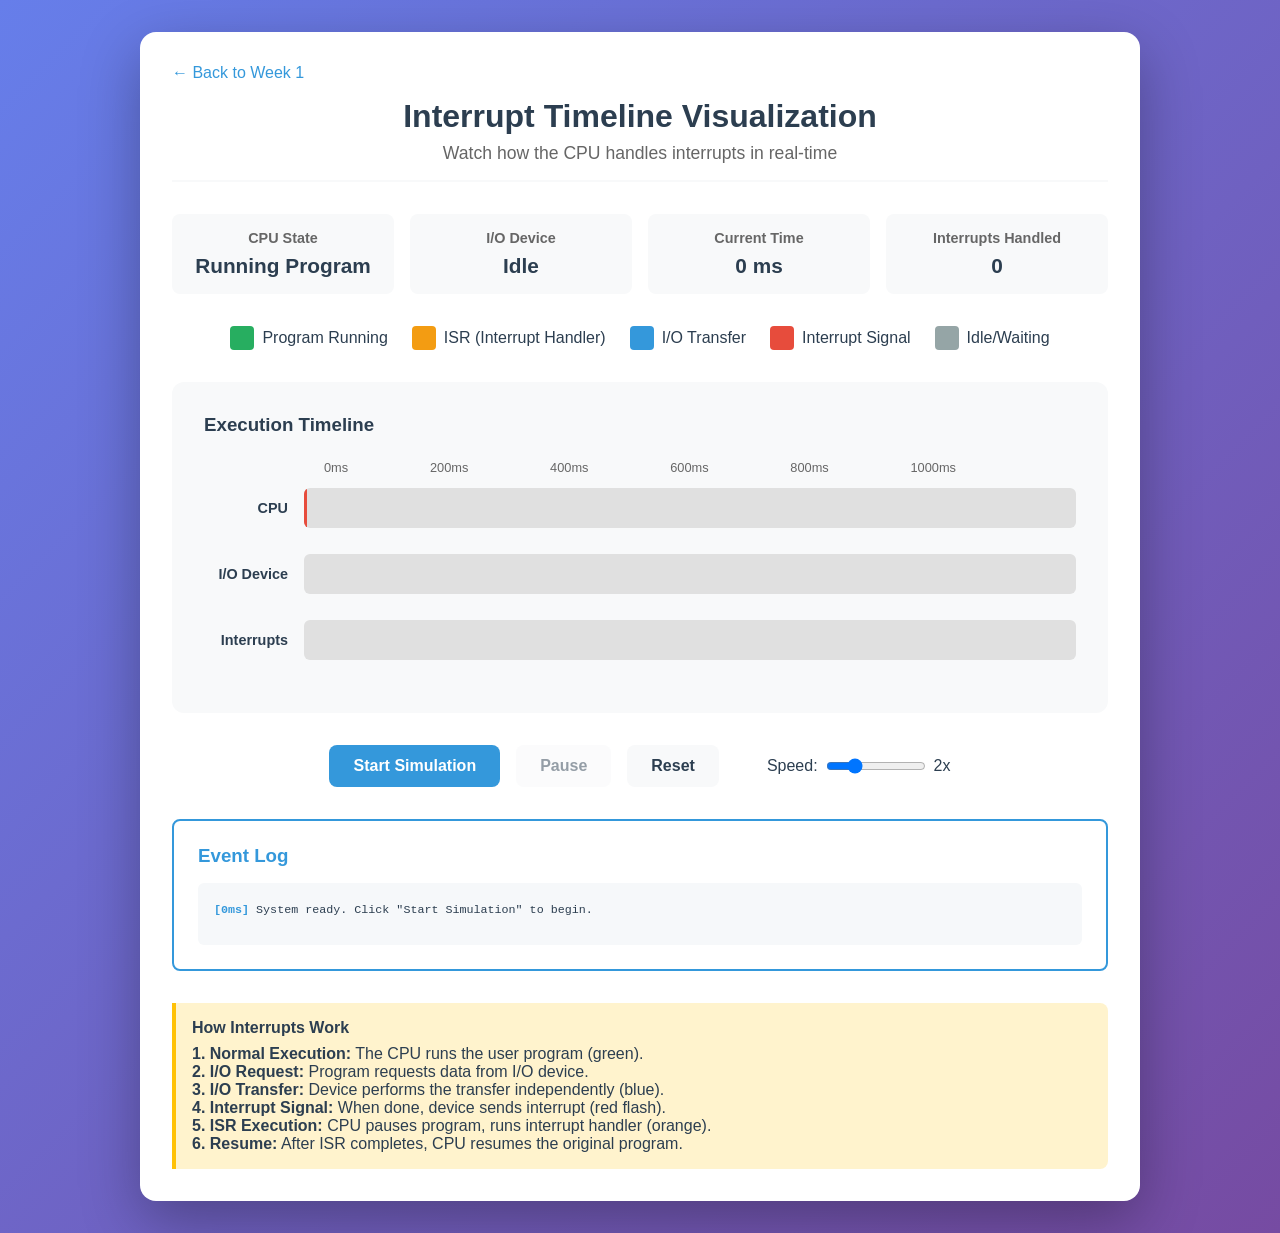
<file: demos/interrupt_timeline_demo.html>
<!DOCTYPE html>
<html lang="en">
<head>
    <meta charset="UTF-8">
    <meta name="viewport" content="width=device-width, initial-scale=1.0">
    <title>Interrupt Timeline Demo | Operating Systems</title>
    <style>
        * {
            margin: 0;
            padding: 0;
            box-sizing: border-box;
        }

        :root {
            --primary-color: #2c3e50;
            --secondary-color: #3498db;
            --accent-color: #e74c3c;
            --success-green: #27ae60;
            --warning-orange: #f39c12;
            --light-gray: #f8f9fa;
        }

        body {
            font-family: -apple-system, BlinkMacSystemFont, "Segoe UI", Helvetica, Arial, sans-serif;
            background: linear-gradient(135deg, #667eea 0%, #764ba2 100%);
            min-height: 100vh;
            padding: 2rem;
            color: var(--primary-color);
        }

        .container {
            max-width: 1000px;
            margin: 0 auto;
            background: white;
            border-radius: 16px;
            padding: 2rem;
            box-shadow: 0 20px 60px rgba(0, 0, 0, 0.3);
        }

        header {
            text-align: center;
            margin-bottom: 2rem;
            padding-bottom: 1rem;
            border-bottom: 2px solid var(--light-gray);
        }

        h1 {
            font-size: 2em;
            color: var(--primary-color);
            margin-bottom: 0.5rem;
        }

        .subtitle {
            color: #666;
            font-size: 1.1em;
        }

        .back-link {
            display: inline-block;
            margin-bottom: 1rem;
            color: var(--secondary-color);
            text-decoration: none;
            font-weight: 500;
        }

        .back-link:hover {
            text-decoration: underline;
        }

        /* Timeline Container */
        .timeline-container {
            background: var(--light-gray);
            border-radius: 12px;
            padding: 2rem;
            margin-bottom: 2rem;
        }

        .timeline-header {
            display: flex;
            justify-content: space-between;
            align-items: center;
            margin-bottom: 1.5rem;
        }

        .time-scale {
            display: flex;
            justify-content: space-between;
            padding: 0 120px;
            margin-bottom: 0.5rem;
            font-size: 0.8em;
            color: #666;
        }

        /* Timeline Rows */
        .timeline-row {
            display: flex;
            align-items: center;
            margin-bottom: 1rem;
            height: 50px;
        }

        .row-label {
            width: 100px;
            font-weight: 600;
            font-size: 0.9em;
            text-align: right;
            padding-right: 1rem;
        }

        .timeline-track {
            flex: 1;
            height: 40px;
            background: #e0e0e0;
            border-radius: 6px;
            position: relative;
            overflow: hidden;
        }

        .timeline-segment {
            position: absolute;
            height: 100%;
            display: flex;
            align-items: center;
            justify-content: center;
            color: white;
            font-size: 0.75em;
            font-weight: 600;
            transition: all 0.3s ease;
            border-radius: 4px;
        }

        .segment-running {
            background: var(--success-green);
        }

        .segment-isr {
            background: var(--warning-orange);
        }

        .segment-io {
            background: var(--secondary-color);
        }

        .segment-interrupt {
            background: var(--accent-color);
        }

        .segment-idle {
            background: #95a5a6;
        }

        .segment-waiting {
            background: #bdc3c7;
        }

        /* Current Time Indicator */
        .time-indicator {
            position: absolute;
            top: 0;
            width: 3px;
            height: 100%;
            background: var(--accent-color);
            z-index: 10;
            transition: left 0.1s linear;
        }

        .time-indicator::before {
            content: '';
            position: absolute;
            top: -8px;
            left: -6px;
            width: 0;
            height: 0;
            border-left: 7px solid transparent;
            border-right: 7px solid transparent;
            border-top: 10px solid var(--accent-color);
        }

        /* Controls */
        .controls {
            display: flex;
            justify-content: center;
            gap: 1rem;
            margin-bottom: 2rem;
        }

        .btn {
            padding: 0.75rem 1.5rem;
            border: none;
            border-radius: 8px;
            font-size: 1em;
            font-weight: 600;
            cursor: pointer;
            transition: all 0.3s ease;
        }

        .btn-primary {
            background: var(--secondary-color);
            color: white;
        }

        .btn-primary:hover {
            background: #2980b9;
            transform: translateY(-2px);
        }

        .btn-secondary {
            background: var(--light-gray);
            color: var(--primary-color);
            border: 2px solid var(--border-color);
        }

        .btn-secondary:hover {
            background: #e0e0e0;
        }

        .btn:disabled {
            opacity: 0.5;
            cursor: not-allowed;
        }

        /* Speed Control */
        .speed-control {
            display: flex;
            align-items: center;
            gap: 0.5rem;
            margin-left: 2rem;
        }

        .speed-control input {
            width: 100px;
        }

        /* Info Panel */
        .info-panel {
            background: white;
            border: 2px solid var(--secondary-color);
            border-radius: 8px;
            padding: 1.5rem;
            margin-bottom: 2rem;
        }

        .info-panel h3 {
            color: var(--secondary-color);
            margin-bottom: 1rem;
        }

        .event-log {
            max-height: 150px;
            overflow-y: auto;
            font-family: monospace;
            font-size: 0.9em;
            background: #f6f8fa;
            padding: 1rem;
            border-radius: 6px;
        }

        .event-log p {
            margin-bottom: 0.5rem;
            padding: 0.25rem 0;
            border-bottom: 1px solid #e0e0e0;
        }

        .event-log p:last-child {
            border-bottom: none;
        }

        .event-time {
            color: var(--secondary-color);
            font-weight: 600;
        }

        /* Legend */
        .legend {
            display: flex;
            flex-wrap: wrap;
            gap: 1.5rem;
            justify-content: center;
            margin-bottom: 2rem;
        }

        .legend-item {
            display: flex;
            align-items: center;
            gap: 0.5rem;
        }

        .legend-color {
            width: 24px;
            height: 24px;
            border-radius: 4px;
        }

        /* Explanation */
        .explanation {
            background: #fff3cd;
            border-left: 4px solid #ffc107;
            padding: 1rem;
            border-radius: 0 8px 8px 0;
            margin-top: 1rem;
        }

        .explanation h4 {
            margin-bottom: 0.5rem;
            color: var(--primary-color);
        }

        /* State Display */
        .state-display {
            display: grid;
            grid-template-columns: repeat(auto-fit, minmax(200px, 1fr));
            gap: 1rem;
            margin-bottom: 2rem;
        }

        .state-card {
            background: var(--light-gray);
            padding: 1rem;
            border-radius: 8px;
            text-align: center;
        }

        .state-card h4 {
            font-size: 0.9em;
            color: #666;
            margin-bottom: 0.5rem;
        }

        .state-value {
            font-size: 1.3em;
            font-weight: 700;
            color: var(--primary-color);
        }

        .state-value.active {
            color: var(--success-green);
        }

        .state-value.interrupt {
            color: var(--accent-color);
            animation: pulse 0.5s ease infinite;
        }

        @keyframes pulse {
            0%, 100% { opacity: 1; }
            50% { opacity: 0.5; }
        }

        /* Responsive */
        @media (max-width: 768px) {
            body {
                padding: 1rem;
            }

            .container {
                padding: 1rem;
            }

            .controls {
                flex-wrap: wrap;
            }

            .speed-control {
                margin-left: 0;
                margin-top: 0.5rem;
            }

            .row-label {
                width: 70px;
                font-size: 0.8em;
            }
        }
    </style>
</head>
<body>
    <div class="container">
        <a href="../weeks/week1.html#interrupts" class="back-link">&larr; Back to Week 1</a>

        <header>
            <h1>Interrupt Timeline Visualization</h1>
            <p class="subtitle">Watch how the CPU handles interrupts in real-time</p>
        </header>

        <!-- State Display -->
        <div class="state-display">
            <div class="state-card">
                <h4>CPU State</h4>
                <div class="state-value" id="cpu-state">Running Program</div>
            </div>
            <div class="state-card">
                <h4>I/O Device</h4>
                <div class="state-value" id="io-state">Idle</div>
            </div>
            <div class="state-card">
                <h4>Current Time</h4>
                <div class="state-value" id="current-time">0 ms</div>
            </div>
            <div class="state-card">
                <h4>Interrupts Handled</h4>
                <div class="state-value" id="interrupt-count">0</div>
            </div>
        </div>

        <!-- Legend -->
        <div class="legend">
            <div class="legend-item">
                <div class="legend-color" style="background: #27ae60;"></div>
                <span>Program Running</span>
            </div>
            <div class="legend-item">
                <div class="legend-color" style="background: #f39c12;"></div>
                <span>ISR (Interrupt Handler)</span>
            </div>
            <div class="legend-item">
                <div class="legend-color" style="background: #3498db;"></div>
                <span>I/O Transfer</span>
            </div>
            <div class="legend-item">
                <div class="legend-color" style="background: #e74c3c;"></div>
                <span>Interrupt Signal</span>
            </div>
            <div class="legend-item">
                <div class="legend-color" style="background: #95a5a6;"></div>
                <span>Idle/Waiting</span>
            </div>
        </div>

        <!-- Timeline -->
        <div class="timeline-container">
            <div class="timeline-header">
                <h3>Execution Timeline</h3>
            </div>

            <div class="time-scale">
                <span>0ms</span>
                <span>200ms</span>
                <span>400ms</span>
                <span>600ms</span>
                <span>800ms</span>
                <span>1000ms</span>
            </div>

            <div class="timeline-row">
                <div class="row-label">CPU</div>
                <div class="timeline-track" id="cpu-track">
                    <div class="time-indicator" id="time-indicator"></div>
                </div>
            </div>

            <div class="timeline-row">
                <div class="row-label">I/O Device</div>
                <div class="timeline-track" id="io-track"></div>
            </div>

            <div class="timeline-row">
                <div class="row-label">Interrupts</div>
                <div class="timeline-track" id="interrupt-track"></div>
            </div>
        </div>

        <!-- Controls -->
        <div class="controls">
            <button class="btn btn-primary" id="startBtn" onclick="startSimulation()">
                Start Simulation
            </button>
            <button class="btn btn-secondary" id="pauseBtn" onclick="pauseSimulation()" disabled>
                Pause
            </button>
            <button class="btn btn-secondary" id="resetBtn" onclick="resetSimulation()">
                Reset
            </button>
            <div class="speed-control">
                <label for="speed">Speed:</label>
                <input type="range" id="speed" min="1" max="5" value="2">
                <span id="speedValue">2x</span>
            </div>
        </div>

        <!-- Info Panel -->
        <div class="info-panel">
            <h3>Event Log</h3>
            <div class="event-log" id="eventLog">
                <p><span class="event-time">[0ms]</span> System ready. Click "Start Simulation" to begin.</p>
            </div>
        </div>

        <!-- Explanation -->
        <div class="explanation">
            <h4>How Interrupts Work</h4>
            <p>
                <strong>1. Normal Execution:</strong> The CPU runs the user program (green).<br>
                <strong>2. I/O Request:</strong> Program requests data from I/O device.<br>
                <strong>3. I/O Transfer:</strong> Device performs the transfer independently (blue).<br>
                <strong>4. Interrupt Signal:</strong> When done, device sends interrupt (red flash).<br>
                <strong>5. ISR Execution:</strong> CPU pauses program, runs interrupt handler (orange).<br>
                <strong>6. Resume:</strong> After ISR completes, CPU resumes the original program.
            </p>
        </div>
    </div>

    <script>
        // Simulation state
        let isRunning = false;
        let isPaused = false;
        let currentTime = 0;
        let animationFrame = null;
        let interruptCount = 0;
        let speed = 2;

        // Timeline events (time in ms, scaled to 1000ms total)
        const events = [
            // First interrupt cycle
            { time: 0, type: 'cpu', state: 'running', duration: 150 },
            { time: 50, type: 'io', state: 'transfer', duration: 100 },
            { time: 150, type: 'interrupt', state: 'signal', duration: 20 },
            { time: 150, type: 'cpu', state: 'isr', duration: 80 },
            { time: 230, type: 'cpu', state: 'running', duration: 170 },
            // Second interrupt cycle
            { time: 300, type: 'io', state: 'transfer', duration: 100 },
            { time: 400, type: 'interrupt', state: 'signal', duration: 20 },
            { time: 400, type: 'cpu', state: 'isr', duration: 80 },
            { time: 480, type: 'cpu', state: 'running', duration: 220 },
            // Third interrupt cycle
            { time: 550, type: 'io', state: 'transfer', duration: 100 },
            { time: 650, type: 'interrupt', state: 'signal', duration: 20 },
            { time: 650, type: 'cpu', state: 'isr', duration: 80 },
            { time: 730, type: 'cpu', state: 'running', duration: 270 }
        ];

        // DOM elements
        const cpuTrack = document.getElementById('cpu-track');
        const ioTrack = document.getElementById('io-track');
        const interruptTrack = document.getElementById('interrupt-track');
        const timeIndicator = document.getElementById('time-indicator');
        const eventLog = document.getElementById('eventLog');
        const cpuState = document.getElementById('cpu-state');
        const ioState = document.getElementById('io-state');
        const currentTimeDisplay = document.getElementById('current-time');
        const interruptCountDisplay = document.getElementById('interrupt-count');
        const startBtn = document.getElementById('startBtn');
        const pauseBtn = document.getElementById('pauseBtn');
        const speedSlider = document.getElementById('speed');
        const speedValue = document.getElementById('speedValue');

        // Speed control
        speedSlider.addEventListener('input', function() {
            speed = parseInt(this.value);
            speedValue.textContent = speed + 'x';
        });

        function createSegment(track, event) {
            const segment = document.createElement('div');
            segment.className = 'timeline-segment';
            segment.style.left = (event.time / 10) + '%';
            segment.style.width = (event.duration / 10) + '%';

            if (event.type === 'cpu') {
                if (event.state === 'running') {
                    segment.classList.add('segment-running');
                    segment.textContent = 'Program';
                } else if (event.state === 'isr') {
                    segment.classList.add('segment-isr');
                    segment.textContent = 'ISR';
                }
            } else if (event.type === 'io') {
                segment.classList.add('segment-io');
                segment.textContent = 'Transfer';
            } else if (event.type === 'interrupt') {
                segment.classList.add('segment-interrupt');
                segment.textContent = '!';
            }

            track.appendChild(segment);
        }

        function logEvent(time, message) {
            const p = document.createElement('p');
            p.innerHTML = `<span class="event-time">[${time}ms]</span> ${message}`;
            eventLog.appendChild(p);
            eventLog.scrollTop = eventLog.scrollHeight;
        }

        function updateState(time) {
            // Update CPU state
            let cpuCurrentState = 'Idle';
            let ioCurrentState = 'Idle';

            events.forEach(event => {
                if (time >= event.time && time < event.time + event.duration) {
                    if (event.type === 'cpu') {
                        if (event.state === 'running') {
                            cpuCurrentState = 'Running Program';
                            cpuState.className = 'state-value active';
                        } else if (event.state === 'isr') {
                            cpuCurrentState = 'Handling Interrupt';
                            cpuState.className = 'state-value interrupt';
                        }
                    } else if (event.type === 'io' && event.state === 'transfer') {
                        ioCurrentState = 'Transferring Data';
                        ioState.className = 'state-value active';
                    }
                }
            });

            cpuState.textContent = cpuCurrentState;
            ioState.textContent = ioCurrentState;
            if (ioCurrentState === 'Idle') {
                ioState.className = 'state-value';
            }
        }

        function startSimulation() {
            if (isPaused) {
                isPaused = false;
                pauseBtn.textContent = 'Pause';
                animate();
                return;
            }

            isRunning = true;
            startBtn.disabled = true;
            pauseBtn.disabled = false;

            // Clear tracks (keep time indicator)
            cpuTrack.innerHTML = '<div class="time-indicator" id="time-indicator"></div>';
            ioTrack.innerHTML = '';
            interruptTrack.innerHTML = '';

            currentTime = 0;
            interruptCount = 0;
            interruptCountDisplay.textContent = '0';

            // Create all segments
            events.forEach(event => {
                if (event.type === 'cpu') createSegment(cpuTrack, event);
                else if (event.type === 'io') createSegment(ioTrack, event);
                else if (event.type === 'interrupt') createSegment(interruptTrack, event);
            });

            // Hide segments initially
            document.querySelectorAll('.timeline-segment').forEach(seg => {
                seg.style.opacity = '0.3';
            });

            logEvent(0, 'Simulation started. CPU begins executing user program.');

            animate();
        }

        function animate() {
            if (!isRunning || isPaused) return;

            currentTime += speed;

            // Update time indicator
            const indicator = document.getElementById('time-indicator') || timeIndicator;
            indicator.style.left = (currentTime / 10) + '%';

            // Update displays
            currentTimeDisplay.textContent = currentTime + ' ms';
            updateState(currentTime);

            // Reveal segments and log events
            events.forEach(event => {
                if (currentTime >= event.time && !event.logged) {
                    event.logged = true;

                    // Highlight segment
                    const segments = document.querySelectorAll('.timeline-segment');
                    segments.forEach(seg => {
                        const left = parseFloat(seg.style.left);
                        if (Math.abs(left - (event.time / 10)) < 1) {
                            seg.style.opacity = '1';
                        }
                    });

                    // Log messages
                    if (event.type === 'cpu' && event.state === 'running' && event.time === 0) {
                        logEvent(event.time, 'CPU: Running user program');
                    } else if (event.type === 'io' && event.state === 'transfer') {
                        logEvent(event.time, 'I/O: Starting data transfer');
                    } else if (event.type === 'interrupt') {
                        interruptCount++;
                        interruptCountDisplay.textContent = interruptCount;
                        logEvent(event.time, 'INTERRUPT: I/O device signals completion');
                    } else if (event.type === 'cpu' && event.state === 'isr') {
                        logEvent(event.time, 'CPU: Saving state, executing ISR');
                    } else if (event.type === 'cpu' && event.state === 'running' && event.time > 0) {
                        logEvent(event.time, 'CPU: Restoring state, resuming program');
                    }
                }
            });

            if (currentTime >= 1000) {
                logEvent(1000, 'Simulation complete. Total interrupts handled: ' + interruptCount);
                isRunning = false;
                startBtn.disabled = false;
                pauseBtn.disabled = true;
                startBtn.textContent = 'Restart';
                return;
            }

            animationFrame = requestAnimationFrame(animate);
        }

        function pauseSimulation() {
            if (isPaused) {
                isPaused = false;
                pauseBtn.textContent = 'Pause';
                animate();
            } else {
                isPaused = true;
                pauseBtn.textContent = 'Resume';
                cancelAnimationFrame(animationFrame);
            }
        }

        function resetSimulation() {
            isRunning = false;
            isPaused = false;
            currentTime = 0;
            interruptCount = 0;
            cancelAnimationFrame(animationFrame);

            // Reset events
            events.forEach(event => event.logged = false);

            // Clear tracks
            cpuTrack.innerHTML = '<div class="time-indicator" id="time-indicator" style="left: 0;"></div>';
            ioTrack.innerHTML = '';
            interruptTrack.innerHTML = '';

            // Reset displays
            cpuState.textContent = 'Ready';
            cpuState.className = 'state-value';
            ioState.textContent = 'Idle';
            ioState.className = 'state-value';
            currentTimeDisplay.textContent = '0 ms';
            interruptCountDisplay.textContent = '0';

            // Reset buttons
            startBtn.disabled = false;
            startBtn.textContent = 'Start Simulation';
            pauseBtn.disabled = true;
            pauseBtn.textContent = 'Pause';

            // Clear log
            eventLog.innerHTML = '<p><span class="event-time">[0ms]</span> System reset. Click "Start Simulation" to begin.</p>';
        }
    </script>
</body>
</html>
</file>
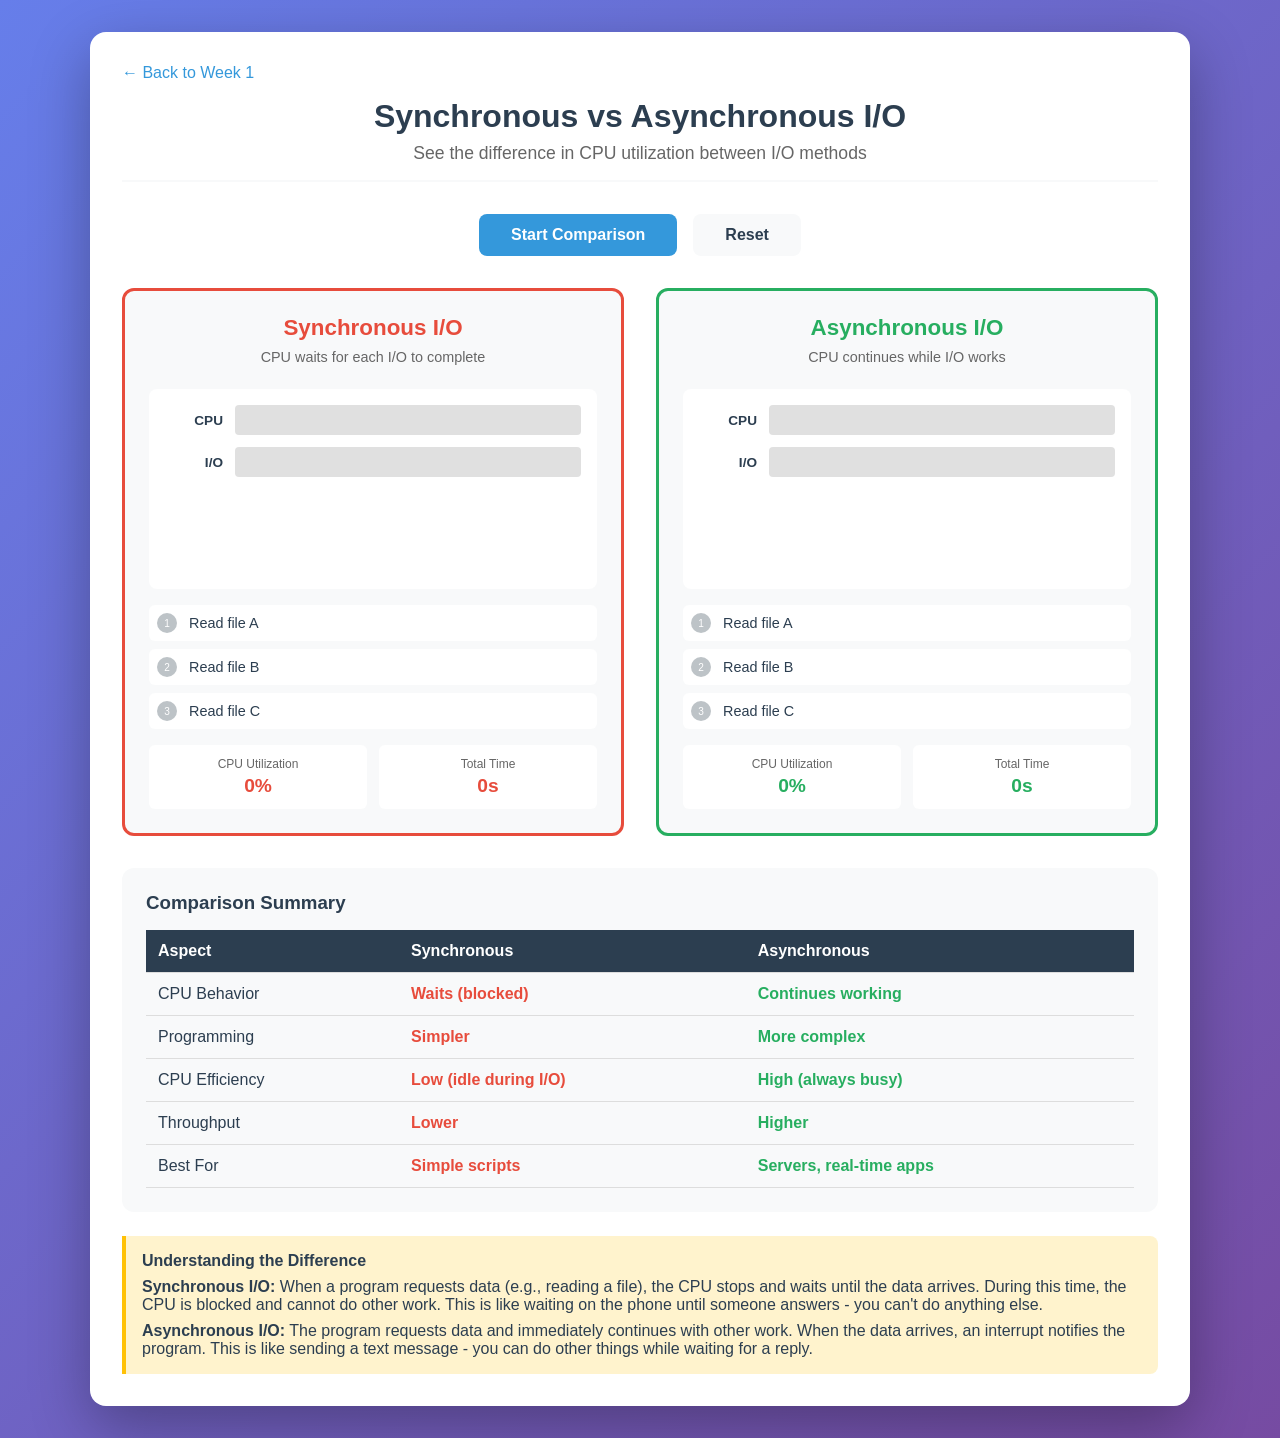
<file: demos/io_comparison_demo.html>
<!DOCTYPE html>
<html lang="en">
<head>
    <meta charset="UTF-8">
    <meta name="viewport" content="width=device-width, initial-scale=1.0">
    <title>Synchronous vs Asynchronous I/O Demo | Operating Systems</title>
    <style>
        * {
            margin: 0;
            padding: 0;
            box-sizing: border-box;
        }

        :root {
            --primary-color: #2c3e50;
            --secondary-color: #3498db;
            --sync-color: #e74c3c;
            --async-color: #27ae60;
            --light-gray: #f8f9fa;
        }

        body {
            font-family: -apple-system, BlinkMacSystemFont, "Segoe UI", Helvetica, Arial, sans-serif;
            background: linear-gradient(135deg, #667eea 0%, #764ba2 100%);
            min-height: 100vh;
            padding: 2rem;
            color: var(--primary-color);
        }

        .container {
            max-width: 1100px;
            margin: 0 auto;
            background: white;
            border-radius: 16px;
            padding: 2rem;
            box-shadow: 0 20px 60px rgba(0, 0, 0, 0.3);
        }

        header {
            text-align: center;
            margin-bottom: 2rem;
            padding-bottom: 1rem;
            border-bottom: 2px solid var(--light-gray);
        }

        h1 {
            font-size: 2em;
            color: var(--primary-color);
            margin-bottom: 0.5rem;
        }

        .subtitle {
            color: #666;
            font-size: 1.1em;
        }

        .back-link {
            display: inline-block;
            margin-bottom: 1rem;
            color: var(--secondary-color);
            text-decoration: none;
            font-weight: 500;
        }

        .back-link:hover {
            text-decoration: underline;
        }

        /* Comparison Grid */
        .comparison-grid {
            display: grid;
            grid-template-columns: 1fr 1fr;
            gap: 2rem;
            margin-bottom: 2rem;
        }

        .io-panel {
            background: var(--light-gray);
            border-radius: 12px;
            padding: 1.5rem;
            border: 3px solid transparent;
        }

        .io-panel.sync {
            border-color: var(--sync-color);
        }

        .io-panel.async {
            border-color: var(--async-color);
        }

        .panel-header {
            text-align: center;
            margin-bottom: 1.5rem;
        }

        .panel-header h2 {
            font-size: 1.4em;
            margin-bottom: 0.5rem;
        }

        .sync .panel-header h2 { color: var(--sync-color); }
        .async .panel-header h2 { color: var(--async-color); }

        .panel-subtitle {
            color: #666;
            font-size: 0.9em;
        }

        /* Visualization */
        .visualization {
            background: white;
            border-radius: 8px;
            padding: 1rem;
            margin-bottom: 1rem;
            min-height: 200px;
        }

        .timeline-row {
            display: flex;
            align-items: center;
            margin-bottom: 0.75rem;
        }

        .timeline-label {
            width: 70px;
            font-size: 0.85em;
            font-weight: 600;
            text-align: right;
            padding-right: 0.75rem;
        }

        .timeline-bar {
            flex: 1;
            height: 30px;
            background: #e0e0e0;
            border-radius: 4px;
            position: relative;
            overflow: hidden;
        }

        .bar-segment {
            position: absolute;
            height: 100%;
            display: flex;
            align-items: center;
            justify-content: center;
            color: white;
            font-size: 0.7em;
            font-weight: 600;
            border-radius: 3px;
            transition: width 0.5s ease;
        }

        .segment-work { background: #27ae60; }
        .segment-wait { background: #95a5a6; }
        .segment-io { background: #3498db; }
        .segment-blocked { background: #e74c3c; }

        /* Stats */
        .stats-grid {
            display: grid;
            grid-template-columns: 1fr 1fr;
            gap: 0.75rem;
            margin-top: 1rem;
        }

        .stat-box {
            background: white;
            padding: 0.75rem;
            border-radius: 6px;
            text-align: center;
        }

        .stat-label {
            font-size: 0.75em;
            color: #666;
            margin-bottom: 0.25rem;
        }

        .stat-value {
            font-size: 1.2em;
            font-weight: 700;
        }

        .sync .stat-value { color: var(--sync-color); }
        .async .stat-value { color: var(--async-color); }

        /* Task List */
        .task-list {
            margin-top: 1rem;
        }

        .task-item {
            display: flex;
            align-items: center;
            padding: 0.5rem;
            background: white;
            border-radius: 6px;
            margin-bottom: 0.5rem;
            font-size: 0.9em;
        }

        .task-status {
            width: 20px;
            height: 20px;
            border-radius: 50%;
            margin-right: 0.75rem;
            display: flex;
            align-items: center;
            justify-content: center;
            font-size: 0.7em;
            color: white;
        }

        .task-pending { background: #bdc3c7; }
        .task-running { background: #f39c12; animation: pulse 1s infinite; }
        .task-complete { background: #27ae60; }
        .task-blocked { background: #e74c3c; }

        @keyframes pulse {
            0%, 100% { transform: scale(1); }
            50% { transform: scale(1.1); }
        }

        /* Controls */
        .controls {
            display: flex;
            justify-content: center;
            gap: 1rem;
            margin-bottom: 2rem;
        }

        .btn {
            padding: 0.75rem 2rem;
            border: none;
            border-radius: 8px;
            font-size: 1em;
            font-weight: 600;
            cursor: pointer;
            transition: all 0.3s ease;
        }

        .btn-primary {
            background: var(--secondary-color);
            color: white;
        }

        .btn-primary:hover {
            background: #2980b9;
            transform: translateY(-2px);
        }

        .btn-secondary {
            background: var(--light-gray);
            color: var(--primary-color);
        }

        .btn-secondary:hover {
            background: #e0e0e0;
        }

        .btn:disabled {
            opacity: 0.5;
            cursor: not-allowed;
        }

        /* Summary */
        .summary-section {
            margin-top: 2rem;
            padding: 1.5rem;
            background: var(--light-gray);
            border-radius: 12px;
        }

        .summary-section h3 {
            margin-bottom: 1rem;
            color: var(--primary-color);
        }

        .comparison-table {
            width: 100%;
            border-collapse: collapse;
        }

        .comparison-table th,
        .comparison-table td {
            padding: 0.75rem;
            text-align: left;
            border-bottom: 1px solid #ddd;
        }

        .comparison-table th {
            background: var(--primary-color);
            color: white;
        }

        .comparison-table td:nth-child(2) {
            color: var(--sync-color);
            font-weight: 600;
        }

        .comparison-table td:nth-child(3) {
            color: var(--async-color);
            font-weight: 600;
        }

        /* Winner Badge */
        .winner-badge {
            display: inline-block;
            padding: 0.5rem 1.5rem;
            background: var(--async-color);
            color: white;
            border-radius: 20px;
            font-weight: 600;
            margin-top: 1rem;
        }

        .winner-badge.hidden {
            display: none;
        }

        /* Explanation */
        .explanation {
            background: #fff3cd;
            border-left: 4px solid #ffc107;
            padding: 1rem;
            border-radius: 0 8px 8px 0;
            margin-top: 1.5rem;
        }

        .explanation h4 {
            margin-bottom: 0.5rem;
            color: var(--primary-color);
        }

        /* Responsive */
        @media (max-width: 768px) {
            body {
                padding: 1rem;
            }

            .container {
                padding: 1rem;
            }

            .comparison-grid {
                grid-template-columns: 1fr;
            }

            .timeline-label {
                width: 50px;
                font-size: 0.75em;
            }
        }
    </style>
</head>
<body>
    <div class="container">
        <a href="../weeks/week1.html#io-structure" class="back-link">&larr; Back to Week 1</a>

        <header>
            <h1>Synchronous vs Asynchronous I/O</h1>
            <p class="subtitle">See the difference in CPU utilization between I/O methods</p>
        </header>

        <!-- Controls -->
        <div class="controls">
            <button class="btn btn-primary" id="startBtn" onclick="startSimulation()">
                Start Comparison
            </button>
            <button class="btn btn-secondary" onclick="resetSimulation()">
                Reset
            </button>
        </div>

        <!-- Comparison Grid -->
        <div class="comparison-grid">
            <!-- Synchronous Panel -->
            <div class="io-panel sync">
                <div class="panel-header">
                    <h2>Synchronous I/O</h2>
                    <p class="panel-subtitle">CPU waits for each I/O to complete</p>
                </div>

                <div class="visualization">
                    <div class="timeline-row">
                        <span class="timeline-label">CPU</span>
                        <div class="timeline-bar" id="sync-cpu-bar"></div>
                    </div>
                    <div class="timeline-row">
                        <span class="timeline-label">I/O</span>
                        <div class="timeline-bar" id="sync-io-bar"></div>
                    </div>
                </div>

                <div class="task-list" id="sync-tasks">
                    <div class="task-item">
                        <div class="task-status task-pending" id="sync-task-1">1</div>
                        <span>Read file A</span>
                    </div>
                    <div class="task-item">
                        <div class="task-status task-pending" id="sync-task-2">2</div>
                        <span>Read file B</span>
                    </div>
                    <div class="task-item">
                        <div class="task-status task-pending" id="sync-task-3">3</div>
                        <span>Read file C</span>
                    </div>
                </div>

                <div class="stats-grid">
                    <div class="stat-box">
                        <div class="stat-label">CPU Utilization</div>
                        <div class="stat-value" id="sync-cpu-util">0%</div>
                    </div>
                    <div class="stat-box">
                        <div class="stat-label">Total Time</div>
                        <div class="stat-value" id="sync-time">0s</div>
                    </div>
                </div>
            </div>

            <!-- Asynchronous Panel -->
            <div class="io-panel async">
                <div class="panel-header">
                    <h2>Asynchronous I/O</h2>
                    <p class="panel-subtitle">CPU continues while I/O works</p>
                </div>

                <div class="visualization">
                    <div class="timeline-row">
                        <span class="timeline-label">CPU</span>
                        <div class="timeline-bar" id="async-cpu-bar"></div>
                    </div>
                    <div class="timeline-row">
                        <span class="timeline-label">I/O</span>
                        <div class="timeline-bar" id="async-io-bar"></div>
                    </div>
                </div>

                <div class="task-list" id="async-tasks">
                    <div class="task-item">
                        <div class="task-status task-pending" id="async-task-1">1</div>
                        <span>Read file A</span>
                    </div>
                    <div class="task-item">
                        <div class="task-status task-pending" id="async-task-2">2</div>
                        <span>Read file B</span>
                    </div>
                    <div class="task-item">
                        <div class="task-status task-pending" id="async-task-3">3</div>
                        <span>Read file C</span>
                    </div>
                </div>

                <div class="stats-grid">
                    <div class="stat-box">
                        <div class="stat-label">CPU Utilization</div>
                        <div class="stat-value" id="async-cpu-util">0%</div>
                    </div>
                    <div class="stat-box">
                        <div class="stat-label">Total Time</div>
                        <div class="stat-value" id="async-time">0s</div>
                    </div>
                </div>
            </div>
        </div>

        <!-- Winner Badge -->
        <div style="text-align: center;">
            <div class="winner-badge hidden" id="winner-badge">
                Async I/O is <span id="speedup">0x</span> faster!
            </div>
        </div>

        <!-- Summary Section -->
        <div class="summary-section">
            <h3>Comparison Summary</h3>
            <table class="comparison-table">
                <thead>
                    <tr>
                        <th>Aspect</th>
                        <th>Synchronous</th>
                        <th>Asynchronous</th>
                    </tr>
                </thead>
                <tbody>
                    <tr>
                        <td>CPU Behavior</td>
                        <td>Waits (blocked)</td>
                        <td>Continues working</td>
                    </tr>
                    <tr>
                        <td>Programming</td>
                        <td>Simpler</td>
                        <td>More complex</td>
                    </tr>
                    <tr>
                        <td>CPU Efficiency</td>
                        <td>Low (idle during I/O)</td>
                        <td>High (always busy)</td>
                    </tr>
                    <tr>
                        <td>Throughput</td>
                        <td>Lower</td>
                        <td>Higher</td>
                    </tr>
                    <tr>
                        <td>Best For</td>
                        <td>Simple scripts</td>
                        <td>Servers, real-time apps</td>
                    </tr>
                </tbody>
            </table>
        </div>

        <!-- Explanation -->
        <div class="explanation">
            <h4>Understanding the Difference</h4>
            <p>
                <strong>Synchronous I/O:</strong> When a program requests data (e.g., reading a file),
                the CPU stops and waits until the data arrives. During this time, the CPU is blocked and cannot do other work.
                This is like waiting on the phone until someone answers - you can't do anything else.
            </p>
            <p style="margin-top: 0.5rem;">
                <strong>Asynchronous I/O:</strong> The program requests data and immediately continues with other work.
                When the data arrives, an interrupt notifies the program. This is like sending a text message -
                you can do other things while waiting for a reply.
            </p>
        </div>
    </div>

    <script>
        let isRunning = false;

        // Timeline segments for visualization
        const WORK_TIME = 100; // ms of CPU work
        const IO_TIME = 300;   // ms of I/O time
        const TASKS = 3;

        function createSegment(left, width, className, text) {
            const seg = document.createElement('div');
            seg.className = 'bar-segment ' + className;
            seg.style.left = left + '%';
            seg.style.width = width + '%';
            seg.textContent = text;
            return seg;
        }

        function setTaskStatus(id, status) {
            const task = document.getElementById(id);
            task.className = 'task-status task-' + status;
        }

        async function runSyncSimulation() {
            const cpuBar = document.getElementById('sync-cpu-bar');
            const ioBar = document.getElementById('sync-io-bar');
            const cpuUtil = document.getElementById('sync-cpu-util');
            const totalTime = document.getElementById('sync-time');

            cpuBar.innerHTML = '';
            ioBar.innerHTML = '';

            let currentTime = 0;
            const totalDuration = TASKS * (WORK_TIME + IO_TIME);
            let cpuWorkTime = 0;

            for (let i = 1; i <= TASKS; i++) {
                // CPU work phase
                setTaskStatus('sync-task-' + i, 'running');

                const workStart = (currentTime / totalDuration) * 100;
                const workWidth = (WORK_TIME / totalDuration) * 100;

                const workSeg = createSegment(workStart, workWidth, 'segment-work', 'Work');
                cpuBar.appendChild(workSeg);
                cpuWorkTime += WORK_TIME;

                await new Promise(r => setTimeout(r, WORK_TIME * 2));
                currentTime += WORK_TIME;

                // I/O phase - CPU blocked
                const ioStart = (currentTime / totalDuration) * 100;
                const ioWidth = (IO_TIME / totalDuration) * 100;

                const blockedSeg = createSegment(ioStart, ioWidth, 'segment-blocked', 'Blocked');
                cpuBar.appendChild(blockedSeg);

                const ioSeg = createSegment(ioStart, ioWidth, 'segment-io', 'I/O ' + i);
                ioBar.appendChild(ioSeg);

                setTaskStatus('sync-task-' + i, 'blocked');

                await new Promise(r => setTimeout(r, IO_TIME * 2));
                currentTime += IO_TIME;

                setTaskStatus('sync-task-' + i, 'complete');

                // Update stats
                const utilization = Math.round((cpuWorkTime / currentTime) * 100);
                cpuUtil.textContent = utilization + '%';
                totalTime.textContent = (currentTime / 1000).toFixed(1) + 's';
            }

            return currentTime;
        }

        async function runAsyncSimulation() {
            const cpuBar = document.getElementById('async-cpu-bar');
            const ioBar = document.getElementById('async-io-bar');
            const cpuUtil = document.getElementById('async-cpu-util');
            const totalTime = document.getElementById('async-time');

            cpuBar.innerHTML = '';
            ioBar.innerHTML = '';

            // In async, all I/O starts together and CPU keeps working
            const ioTotalTime = IO_TIME; // All I/O happens in parallel
            const cpuTotalTime = TASKS * WORK_TIME;
            const totalDuration = Math.max(ioTotalTime, cpuTotalTime);

            let currentTime = 0;

            // Start all I/O operations
            for (let i = 1; i <= TASKS; i++) {
                setTaskStatus('async-task-' + i, 'running');
            }

            // Show I/O operations starting in parallel
            const ioWidth = (IO_TIME / totalDuration) * 100;
            const ioSeg = createSegment(0, ioWidth, 'segment-io', 'I/O 1,2,3');
            ioBar.appendChild(ioSeg);

            // CPU keeps working
            for (let i = 1; i <= TASKS; i++) {
                const workStart = ((i - 1) * WORK_TIME / totalDuration) * 100;
                const workWidth = (WORK_TIME / totalDuration) * 100;

                const workSeg = createSegment(workStart, workWidth, 'segment-work', 'Work ' + i);
                cpuBar.appendChild(workSeg);

                await new Promise(r => setTimeout(r, WORK_TIME * 2));
                currentTime += WORK_TIME;

                setTaskStatus('async-task-' + i, 'complete');

                // Update stats
                const utilization = Math.round((currentTime / totalDuration) * 100);
                cpuUtil.textContent = Math.min(utilization, 100) + '%';
                totalTime.textContent = (Math.max(currentTime, IO_TIME) / 1000).toFixed(1) + 's';
            }

            // Wait for I/O if still running
            if (IO_TIME > cpuTotalTime) {
                await new Promise(r => setTimeout(r, (IO_TIME - cpuTotalTime) * 2));
            }

            // Final stats
            cpuUtil.textContent = Math.round((cpuTotalTime / totalDuration) * 100) + '%';
            totalTime.textContent = (totalDuration / 1000).toFixed(1) + 's';

            return totalDuration;
        }

        async function startSimulation() {
            if (isRunning) return;

            isRunning = true;
            document.getElementById('startBtn').disabled = true;
            document.getElementById('winner-badge').classList.add('hidden');

            // Reset task statuses
            for (let i = 1; i <= TASKS; i++) {
                setTaskStatus('sync-task-' + i, 'pending');
                setTaskStatus('async-task-' + i, 'pending');
            }

            // Reset stats
            document.getElementById('sync-cpu-util').textContent = '0%';
            document.getElementById('sync-time').textContent = '0s';
            document.getElementById('async-cpu-util').textContent = '0%';
            document.getElementById('async-time').textContent = '0s';

            // Run both simulations in parallel
            const [syncTime, asyncTime] = await Promise.all([
                runSyncSimulation(),
                runAsyncSimulation()
            ]);

            // Show winner
            const speedup = (syncTime / asyncTime).toFixed(1);
            document.getElementById('speedup').textContent = speedup + 'x';
            document.getElementById('winner-badge').classList.remove('hidden');

            isRunning = false;
            document.getElementById('startBtn').disabled = false;
        }

        function resetSimulation() {
            isRunning = false;

            // Clear bars
            document.getElementById('sync-cpu-bar').innerHTML = '';
            document.getElementById('sync-io-bar').innerHTML = '';
            document.getElementById('async-cpu-bar').innerHTML = '';
            document.getElementById('async-io-bar').innerHTML = '';

            // Reset task statuses
            for (let i = 1; i <= TASKS; i++) {
                setTaskStatus('sync-task-' + i, 'pending');
                setTaskStatus('async-task-' + i, 'pending');
            }

            // Reset stats
            document.getElementById('sync-cpu-util').textContent = '0%';
            document.getElementById('sync-time').textContent = '0s';
            document.getElementById('async-cpu-util').textContent = '0%';
            document.getElementById('async-time').textContent = '0s';

            // Hide winner
            document.getElementById('winner-badge').classList.add('hidden');

            document.getElementById('startBtn').disabled = false;
        }
    </script>
</body>
</html>
</file>
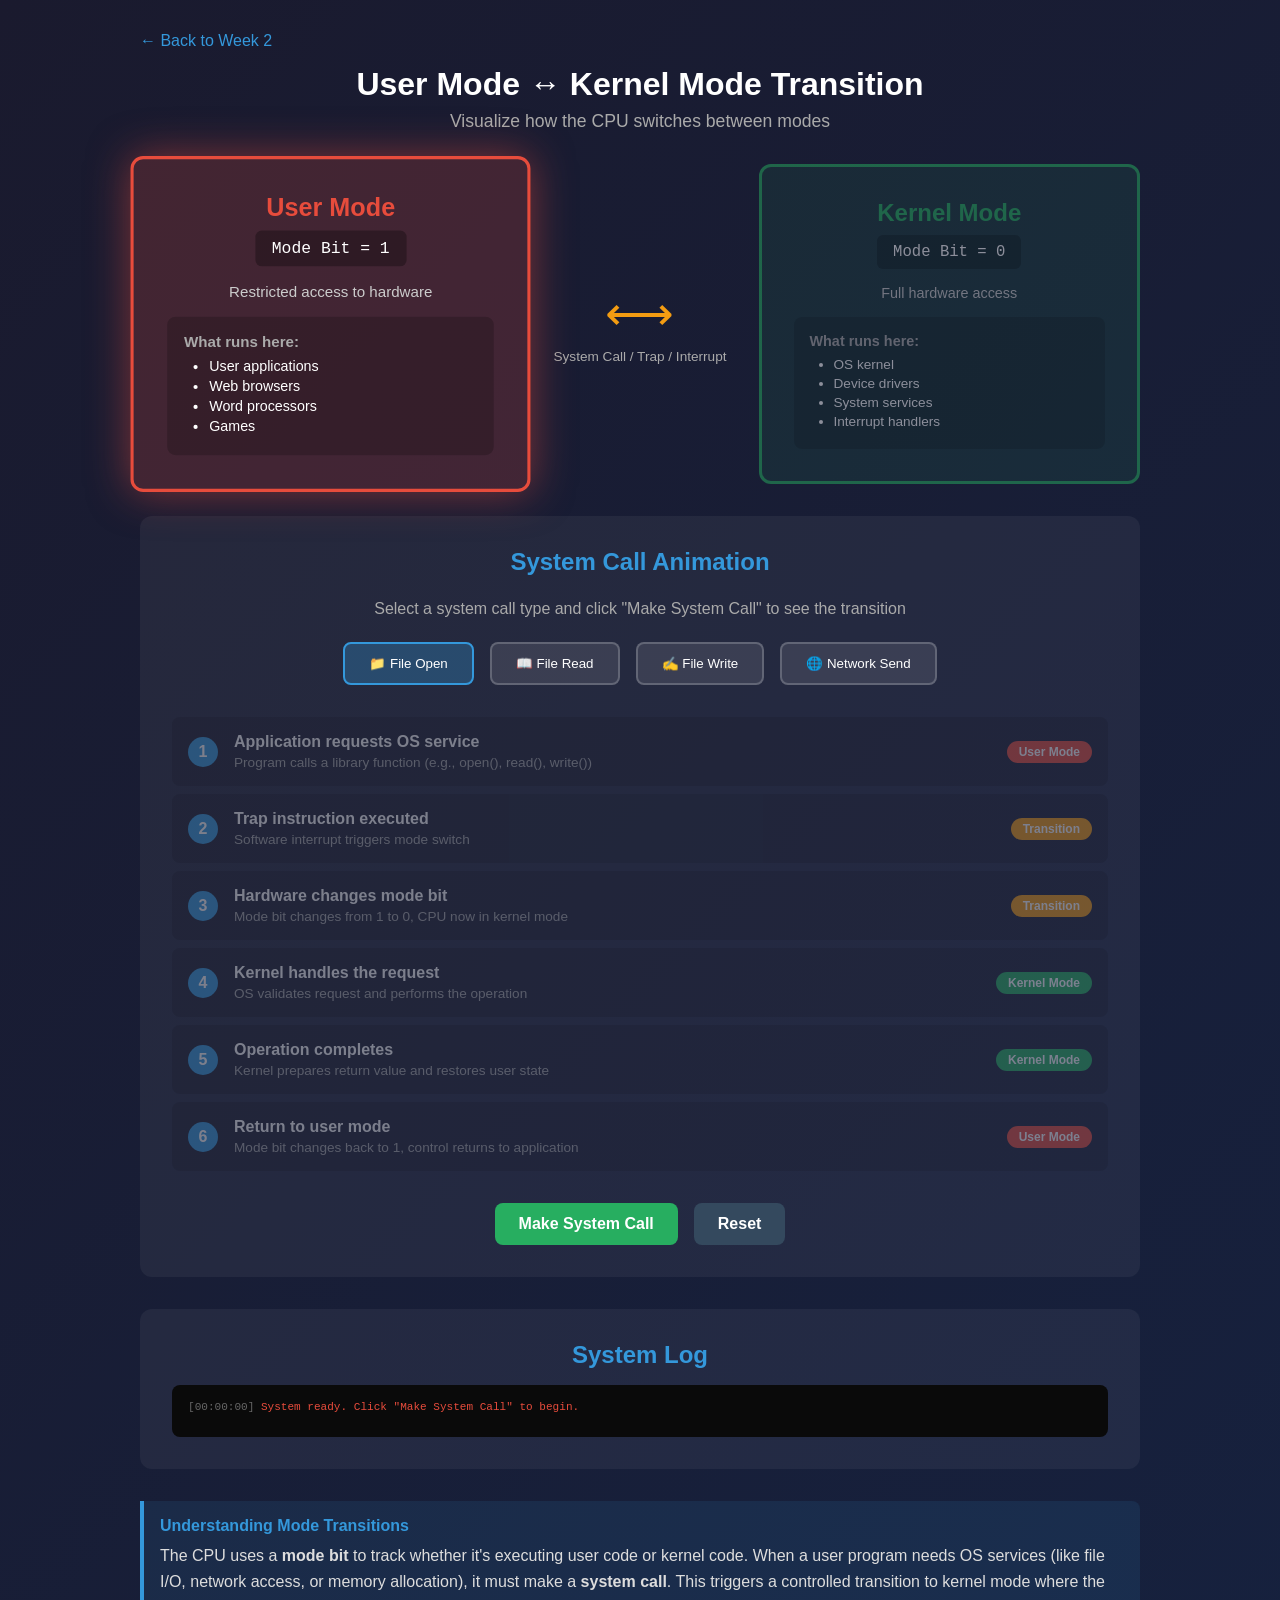
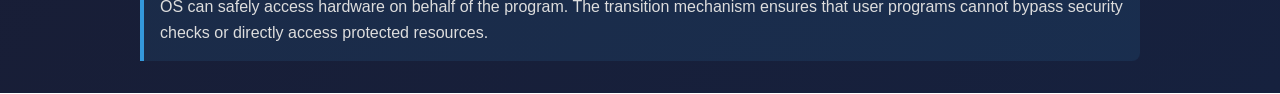
<file: demos/mode_transition_demo.html>
<!DOCTYPE html>
<html lang="en">
<head>
    <meta charset="UTF-8">
    <meta name="viewport" content="width=device-width, initial-scale=1.0">
    <title>Mode Transition Demo | Operating Systems</title>
    <style>
        * {
            margin: 0;
            padding: 0;
            box-sizing: border-box;
        }

        :root {
            --user-mode-color: #e74c3c;
            --kernel-mode-color: #27ae60;
            --transition-color: #f39c12;
        }

        body {
            font-family: -apple-system, BlinkMacSystemFont, "Segoe UI", Helvetica, Arial, sans-serif;
            background: linear-gradient(135deg, #1a1a2e 0%, #16213e 100%);
            min-height: 100vh;
            padding: 2rem;
            color: white;
        }

        .container {
            max-width: 1000px;
            margin: 0 auto;
        }

        header {
            text-align: center;
            margin-bottom: 2rem;
        }

        h1 {
            font-size: 2em;
            margin-bottom: 0.5rem;
        }

        .subtitle {
            color: #aaa;
            font-size: 1.1em;
        }

        .back-link {
            display: inline-block;
            margin-bottom: 1rem;
            color: #3498db;
            text-decoration: none;
            font-weight: 500;
        }

        .back-link:hover {
            text-decoration: underline;
        }

        /* Mode Display */
        .mode-display {
            display: grid;
            grid-template-columns: 1fr auto 1fr;
            gap: 2rem;
            align-items: center;
            margin-bottom: 2rem;
        }

        @media (max-width: 768px) {
            .mode-display {
                grid-template-columns: 1fr;
                gap: 1rem;
            }
        }

        .mode-box {
            padding: 2rem;
            border-radius: 12px;
            text-align: center;
            transition: all 0.5s ease;
            opacity: 0.5;
        }

        .mode-box.active {
            opacity: 1;
            transform: scale(1.05);
        }

        .user-mode {
            background: rgba(231, 76, 60, 0.2);
            border: 3px solid var(--user-mode-color);
        }

        .user-mode.active {
            box-shadow: 0 0 40px rgba(231, 76, 60, 0.5);
        }

        .kernel-mode {
            background: rgba(39, 174, 96, 0.2);
            border: 3px solid var(--kernel-mode-color);
        }

        .kernel-mode.active {
            box-shadow: 0 0 40px rgba(39, 174, 96, 0.5);
        }

        .mode-title {
            font-size: 1.5em;
            font-weight: 700;
            margin-bottom: 0.5rem;
        }

        .user-mode .mode-title { color: var(--user-mode-color); }
        .kernel-mode .mode-title { color: var(--kernel-mode-color); }

        .mode-bit {
            font-family: monospace;
            font-size: 1.2em;
            margin-bottom: 1rem;
            padding: 0.5rem 1rem;
            background: rgba(0, 0, 0, 0.3);
            border-radius: 6px;
            display: inline-block;
        }

        .mode-description {
            font-size: 0.9em;
            color: #ccc;
        }

        .mode-activities {
            text-align: left;
            margin-top: 1rem;
            padding: 1rem;
            background: rgba(0, 0, 0, 0.2);
            border-radius: 8px;
        }

        .mode-activities h4 {
            margin-bottom: 0.5rem;
            font-size: 0.9em;
            color: #aaa;
        }

        .mode-activities ul {
            margin-left: 1.5rem;
            font-size: 0.85em;
        }

        .mode-activities li {
            margin-bottom: 0.25rem;
        }

        /* Transition Arrow */
        .transition-area {
            text-align: center;
        }

        .transition-arrow {
            font-size: 3em;
            color: var(--transition-color);
            animation: pulse 2s infinite;
        }

        @keyframes pulse {
            0%, 100% { opacity: 0.5; transform: scale(1); }
            50% { opacity: 1; transform: scale(1.1); }
        }

        .transition-arrow.animating {
            animation: arrowMove 0.5s ease;
        }

        @keyframes arrowMove {
            0%, 100% { transform: translateX(0); }
            50% { transform: translateX(10px); }
        }

        .transition-label {
            font-size: 0.85em;
            color: #aaa;
            margin-top: 0.5rem;
        }

        /* Animation Section */
        .animation-section {
            background: rgba(255, 255, 255, 0.05);
            border-radius: 12px;
            padding: 2rem;
            margin-bottom: 2rem;
        }

        .animation-section h2 {
            text-align: center;
            margin-bottom: 1.5rem;
            color: #3498db;
        }

        /* Process Flow */
        .process-flow {
            display: flex;
            flex-direction: column;
            gap: 0.5rem;
            margin-bottom: 2rem;
        }

        .flow-step {
            display: flex;
            align-items: center;
            gap: 1rem;
            padding: 1rem;
            background: rgba(0, 0, 0, 0.2);
            border-radius: 8px;
            opacity: 0.4;
            transition: all 0.3s ease;
        }

        .flow-step.active {
            opacity: 1;
            background: rgba(52, 152, 219, 0.2);
            border-left: 4px solid #3498db;
        }

        .flow-step.completed {
            opacity: 0.7;
            background: rgba(39, 174, 96, 0.2);
            border-left: 4px solid var(--kernel-mode-color);
        }

        .step-number {
            width: 30px;
            height: 30px;
            background: #3498db;
            border-radius: 50%;
            display: flex;
            align-items: center;
            justify-content: center;
            font-weight: 700;
            flex-shrink: 0;
        }

        .step-content {
            flex: 1;
        }

        .step-title {
            font-weight: 600;
            margin-bottom: 0.25rem;
        }

        .step-desc {
            font-size: 0.85em;
            color: #aaa;
        }

        .step-mode {
            padding: 0.25rem 0.75rem;
            border-radius: 20px;
            font-size: 0.75em;
            font-weight: 600;
        }

        .step-mode.user {
            background: var(--user-mode-color);
        }

        .step-mode.kernel {
            background: var(--kernel-mode-color);
        }

        .step-mode.transition {
            background: var(--transition-color);
        }

        /* Controls */
        .controls {
            display: flex;
            justify-content: center;
            gap: 1rem;
            flex-wrap: wrap;
        }

        .btn {
            padding: 0.75rem 1.5rem;
            border: none;
            border-radius: 8px;
            font-size: 1em;
            font-weight: 600;
            cursor: pointer;
            transition: all 0.3s ease;
        }

        .btn-primary {
            background: #27ae60;
            color: white;
        }

        .btn-primary:hover {
            background: #219a52;
            transform: translateY(-2px);
        }

        .btn-secondary {
            background: #34495e;
            color: white;
        }

        .btn-secondary:hover {
            background: #2c3e50;
        }

        .btn:disabled {
            opacity: 0.5;
            cursor: not-allowed;
        }

        /* System Call Selector */
        .syscall-selector {
            display: flex;
            justify-content: center;
            gap: 1rem;
            margin-bottom: 2rem;
            flex-wrap: wrap;
        }

        .syscall-btn {
            padding: 0.75rem 1.5rem;
            background: rgba(255, 255, 255, 0.1);
            border: 2px solid rgba(255, 255, 255, 0.2);
            border-radius: 8px;
            color: white;
            cursor: pointer;
            transition: all 0.3s ease;
        }

        .syscall-btn:hover {
            background: rgba(255, 255, 255, 0.2);
            border-color: #3498db;
        }

        .syscall-btn.selected {
            background: rgba(52, 152, 219, 0.3);
            border-color: #3498db;
        }

        /* Log Window */
        .log-section {
            background: rgba(255, 255, 255, 0.05);
            border-radius: 12px;
            padding: 2rem;
            margin-bottom: 2rem;
        }

        .log-section h2 {
            text-align: center;
            margin-bottom: 1rem;
            color: #3498db;
        }

        .log-window {
            background: #0a0a0a;
            border-radius: 8px;
            padding: 1rem;
            font-family: monospace;
            font-size: 0.85em;
            max-height: 200px;
            overflow-y: auto;
        }

        .log-entry {
            margin-bottom: 0.5rem;
            opacity: 0;
            animation: fadeIn 0.3s ease forwards;
        }

        @keyframes fadeIn {
            to { opacity: 1; }
        }

        .log-time {
            color: #666;
        }

        .log-user {
            color: var(--user-mode-color);
        }

        .log-kernel {
            color: var(--kernel-mode-color);
        }

        .log-transition {
            color: var(--transition-color);
        }

        /* Explanation */
        .explanation {
            background: rgba(52, 152, 219, 0.1);
            border-left: 4px solid #3498db;
            padding: 1rem;
            border-radius: 0 8px 8px 0;
        }

        .explanation h4 {
            margin-bottom: 0.5rem;
            color: #3498db;
        }

        .explanation p {
            color: #ddd;
            line-height: 1.6;
        }

        @media (max-width: 600px) {
            body {
                padding: 1rem;
            }

            .mode-box {
                padding: 1.5rem;
            }

            .mode-title {
                font-size: 1.2em;
            }

            .transition-arrow {
                transform: rotate(90deg);
            }

            .flow-step {
                flex-direction: column;
                text-align: center;
            }

            .step-mode {
                margin-top: 0.5rem;
            }
        }
    </style>
</head>
<body>
    <div class="container">
        <a href="../weeks/week2.html#mode-transition" class="back-link">&larr; Back to Week 2</a>

        <header>
            <h1>User Mode ↔ Kernel Mode Transition</h1>
            <p class="subtitle">Visualize how the CPU switches between modes</p>
        </header>

        <!-- Mode Display -->
        <div class="mode-display">
            <div class="mode-box user-mode active" id="userModeBox">
                <div class="mode-title">User Mode</div>
                <div class="mode-bit">Mode Bit = 1</div>
                <div class="mode-description">Restricted access to hardware</div>
                <div class="mode-activities">
                    <h4>What runs here:</h4>
                    <ul>
                        <li>User applications</li>
                        <li>Web browsers</li>
                        <li>Word processors</li>
                        <li>Games</li>
                    </ul>
                </div>
            </div>

            <div class="transition-area">
                <div class="transition-arrow" id="transitionArrow">⟷</div>
                <div class="transition-label">System Call / Trap / Interrupt</div>
            </div>

            <div class="mode-box kernel-mode" id="kernelModeBox">
                <div class="mode-title">Kernel Mode</div>
                <div class="mode-bit">Mode Bit = 0</div>
                <div class="mode-description">Full hardware access</div>
                <div class="mode-activities">
                    <h4>What runs here:</h4>
                    <ul>
                        <li>OS kernel</li>
                        <li>Device drivers</li>
                        <li>System services</li>
                        <li>Interrupt handlers</li>
                    </ul>
                </div>
            </div>
        </div>

        <!-- Animation Section -->
        <div class="animation-section">
            <h2>System Call Animation</h2>

            <p style="text-align: center; color: #aaa; margin-bottom: 1.5rem;">
                Select a system call type and click "Make System Call" to see the transition
            </p>

            <!-- System Call Selector -->
            <div class="syscall-selector">
                <button class="syscall-btn selected" data-syscall="file" onclick="selectSyscall('file')">
                    📁 File Open
                </button>
                <button class="syscall-btn" data-syscall="read" onclick="selectSyscall('read')">
                    📖 File Read
                </button>
                <button class="syscall-btn" data-syscall="write" onclick="selectSyscall('write')">
                    ✍️ File Write
                </button>
                <button class="syscall-btn" data-syscall="network" onclick="selectSyscall('network')">
                    🌐 Network Send
                </button>
            </div>

            <!-- Process Flow -->
            <div class="process-flow" id="processFlow">
                <div class="flow-step" data-step="1">
                    <div class="step-number">1</div>
                    <div class="step-content">
                        <div class="step-title">Application requests OS service</div>
                        <div class="step-desc">Program calls a library function (e.g., open(), read(), write())</div>
                    </div>
                    <span class="step-mode user">User Mode</span>
                </div>

                <div class="flow-step" data-step="2">
                    <div class="step-number">2</div>
                    <div class="step-content">
                        <div class="step-title">Trap instruction executed</div>
                        <div class="step-desc">Software interrupt triggers mode switch</div>
                    </div>
                    <span class="step-mode transition">Transition</span>
                </div>

                <div class="flow-step" data-step="3">
                    <div class="step-number">3</div>
                    <div class="step-content">
                        <div class="step-title">Hardware changes mode bit</div>
                        <div class="step-desc">Mode bit changes from 1 to 0, CPU now in kernel mode</div>
                    </div>
                    <span class="step-mode transition">Transition</span>
                </div>

                <div class="flow-step" data-step="4">
                    <div class="step-number">4</div>
                    <div class="step-content">
                        <div class="step-title">Kernel handles the request</div>
                        <div class="step-desc">OS validates request and performs the operation</div>
                    </div>
                    <span class="step-mode kernel">Kernel Mode</span>
                </div>

                <div class="flow-step" data-step="5">
                    <div class="step-number">5</div>
                    <div class="step-content">
                        <div class="step-title">Operation completes</div>
                        <div class="step-desc">Kernel prepares return value and restores user state</div>
                    </div>
                    <span class="step-mode kernel">Kernel Mode</span>
                </div>

                <div class="flow-step" data-step="6">
                    <div class="step-number">6</div>
                    <div class="step-content">
                        <div class="step-title">Return to user mode</div>
                        <div class="step-desc">Mode bit changes back to 1, control returns to application</div>
                    </div>
                    <span class="step-mode user">User Mode</span>
                </div>
            </div>

            <!-- Controls -->
            <div class="controls">
                <button class="btn btn-primary" id="startBtn" onclick="startAnimation()">
                    Make System Call
                </button>
                <button class="btn btn-secondary" id="resetBtn" onclick="resetAnimation()">
                    Reset
                </button>
            </div>
        </div>

        <!-- Log Window -->
        <div class="log-section">
            <h2>System Log</h2>
            <div class="log-window" id="logWindow">
                <div class="log-entry">
                    <span class="log-time">[00:00:00]</span>
                    <span class="log-user">System ready. Click "Make System Call" to begin.</span>
                </div>
            </div>
        </div>

        <!-- Explanation -->
        <div class="explanation">
            <h4>Understanding Mode Transitions</h4>
            <p>
                The CPU uses a <strong>mode bit</strong> to track whether it's executing user code or kernel code.
                When a user program needs OS services (like file I/O, network access, or memory allocation), it must
                make a <strong>system call</strong>. This triggers a controlled transition to kernel mode where the
                OS can safely access hardware on behalf of the program. The transition mechanism ensures that user
                programs cannot bypass security checks or directly access protected resources.
            </p>
        </div>
    </div>

    <script>
        let currentStep = 0;
        let isAnimating = false;
        let selectedSyscall = 'file';
        let logCounter = 0;

        const syscallMessages = {
            file: {
                name: 'open("/etc/config.txt")',
                kernelAction: 'Validating file path and permissions...',
                result: 'File handle fd=3 created successfully'
            },
            read: {
                name: 'read(fd, buffer, 1024)',
                kernelAction: 'Reading data from disk cache...',
                result: 'Read 1024 bytes into buffer'
            },
            write: {
                name: 'write(fd, data, 256)',
                kernelAction: 'Writing data to disk buffer...',
                result: 'Wrote 256 bytes to file'
            },
            network: {
                name: 'send(socket, packet, len)',
                kernelAction: 'Accessing network interface...',
                result: 'Packet queued for transmission'
            }
        };

        function selectSyscall(syscall) {
            selectedSyscall = syscall;
            document.querySelectorAll('.syscall-btn').forEach(btn => {
                btn.classList.remove('selected');
            });
            document.querySelector(`[data-syscall="${syscall}"]`).classList.add('selected');
        }

        function addLog(message, type = 'user') {
            const logWindow = document.getElementById('logWindow');
            const time = new Date().toLocaleTimeString();
            const entry = document.createElement('div');
            entry.className = 'log-entry';
            entry.innerHTML = `<span class="log-time">[${time}]</span> <span class="log-${type}">${message}</span>`;
            logWindow.appendChild(entry);
            logWindow.scrollTop = logWindow.scrollHeight;
        }

        function setMode(mode) {
            const userBox = document.getElementById('userModeBox');
            const kernelBox = document.getElementById('kernelModeBox');
            const arrow = document.getElementById('transitionArrow');

            if (mode === 'user') {
                userBox.classList.add('active');
                kernelBox.classList.remove('active');
            } else if (mode === 'kernel') {
                userBox.classList.remove('active');
                kernelBox.classList.add('active');
            } else {
                // Transition
                arrow.classList.add('animating');
                setTimeout(() => arrow.classList.remove('animating'), 500);
            }
        }

        function activateStep(stepNum) {
            document.querySelectorAll('.flow-step').forEach(step => {
                const num = parseInt(step.dataset.step);
                if (num < stepNum) {
                    step.classList.remove('active');
                    step.classList.add('completed');
                } else if (num === stepNum) {
                    step.classList.add('active');
                    step.classList.remove('completed');
                } else {
                    step.classList.remove('active', 'completed');
                }
            });
        }

        async function startAnimation() {
            if (isAnimating) return;
            isAnimating = true;

            const startBtn = document.getElementById('startBtn');
            startBtn.disabled = true;

            const syscall = syscallMessages[selectedSyscall];

            // Reset first
            document.querySelectorAll('.flow-step').forEach(s => s.classList.remove('active', 'completed'));

            // Step 1: User mode - app calls function
            activateStep(1);
            setMode('user');
            addLog(`Application calls ${syscall.name}`, 'user');
            await delay(1500);

            // Step 2: Trap instruction
            activateStep(2);
            setMode('transition');
            addLog('Executing TRAP instruction (INT 0x80)', 'transition');
            await delay(1200);

            // Step 3: Mode bit changes
            activateStep(3);
            addLog('MODE BIT: 1 → 0 (switching to kernel mode)', 'transition');
            await delay(1200);

            // Step 4: Kernel handles request
            activateStep(4);
            setMode('kernel');
            addLog('Entering kernel mode...', 'kernel');
            await delay(800);
            addLog(syscall.kernelAction, 'kernel');
            await delay(1500);

            // Step 5: Operation completes
            activateStep(5);
            addLog(syscall.result, 'kernel');
            await delay(1200);

            // Step 6: Return to user mode
            activateStep(6);
            setMode('transition');
            addLog('MODE BIT: 0 → 1 (returning to user mode)', 'transition');
            await delay(800);
            setMode('user');
            addLog('Control returned to application', 'user');

            isAnimating = false;
            startBtn.disabled = false;
        }

        function resetAnimation() {
            isAnimating = false;
            document.querySelectorAll('.flow-step').forEach(s => s.classList.remove('active', 'completed'));
            setMode('user');
            document.getElementById('startBtn').disabled = false;

            const logWindow = document.getElementById('logWindow');
            logWindow.innerHTML = `
                <div class="log-entry">
                    <span class="log-time">[${new Date().toLocaleTimeString()}]</span>
                    <span class="log-user">System reset. Click "Make System Call" to begin.</span>
                </div>
            `;
        }

        function delay(ms) {
            return new Promise(resolve => setTimeout(resolve, ms));
        }
    </script>
</body>
</html>
</file>
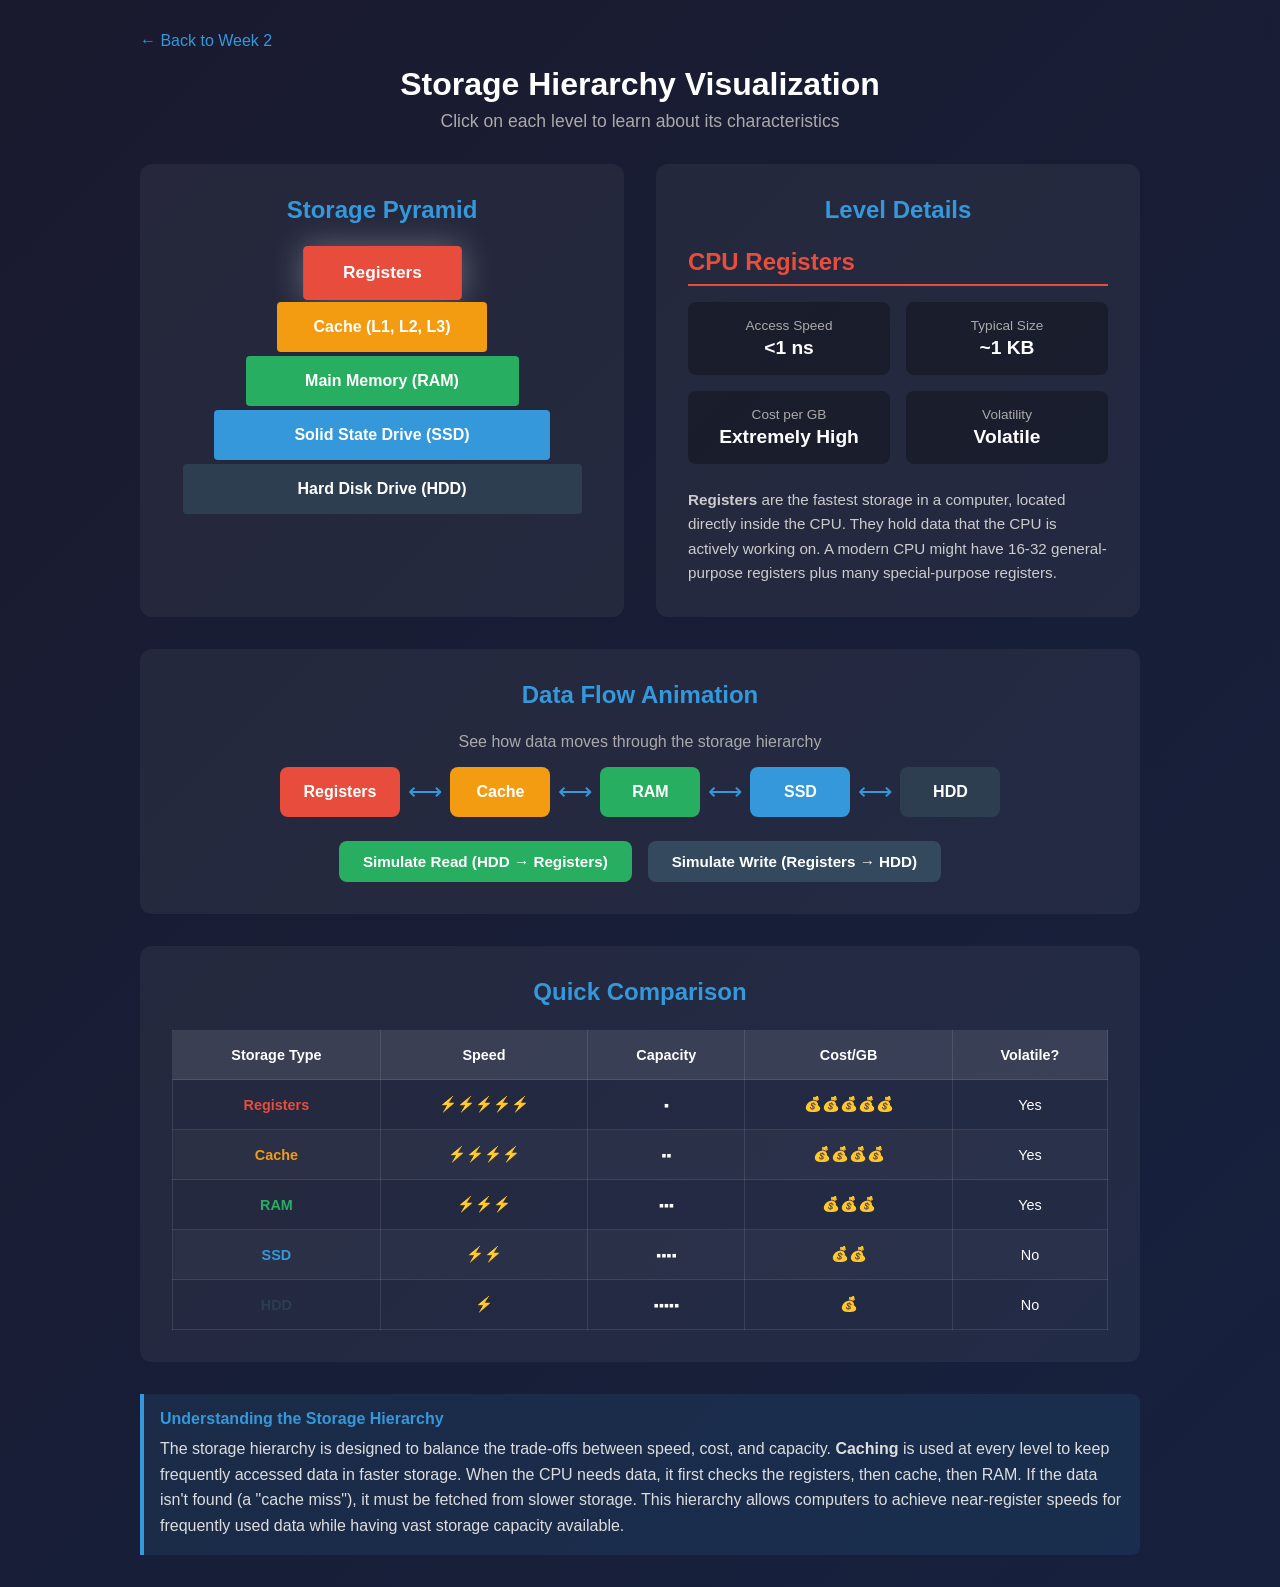
<file: demos/storage_hierarchy_demo.html>
<!DOCTYPE html>
<html lang="en">
<head>
    <meta charset="UTF-8">
    <meta name="viewport" content="width=device-width, initial-scale=1.0">
    <title>Storage Hierarchy Demo | Operating Systems</title>
    <style>
        * {
            margin: 0;
            padding: 0;
            box-sizing: border-box;
        }

        :root {
            --registers-color: #e74c3c;
            --cache-color: #f39c12;
            --ram-color: #27ae60;
            --ssd-color: #3498db;
            --hdd-color: #2c3e50;
        }

        body {
            font-family: -apple-system, BlinkMacSystemFont, "Segoe UI", Helvetica, Arial, sans-serif;
            background: linear-gradient(135deg, #1a1a2e 0%, #16213e 100%);
            min-height: 100vh;
            padding: 2rem;
            color: white;
        }

        .container {
            max-width: 1000px;
            margin: 0 auto;
        }

        header {
            text-align: center;
            margin-bottom: 2rem;
        }

        h1 {
            font-size: 2em;
            margin-bottom: 0.5rem;
        }

        .subtitle {
            color: #aaa;
            font-size: 1.1em;
        }

        .back-link {
            display: inline-block;
            margin-bottom: 1rem;
            color: #3498db;
            text-decoration: none;
            font-weight: 500;
        }

        .back-link:hover {
            text-decoration: underline;
        }

        /* Main content layout */
        .main-content {
            display: grid;
            grid-template-columns: 1fr 1fr;
            gap: 2rem;
            margin-bottom: 2rem;
        }

        @media (max-width: 900px) {
            .main-content {
                grid-template-columns: 1fr;
            }
        }

        /* Pyramid Section */
        .pyramid-section {
            background: rgba(255, 255, 255, 0.05);
            border-radius: 12px;
            padding: 2rem;
        }

        .pyramid-section h2 {
            text-align: center;
            margin-bottom: 1.5rem;
            color: #3498db;
        }

        .pyramid-container {
            display: flex;
            flex-direction: column;
            align-items: center;
            gap: 4px;
        }

        .pyramid-level {
            display: flex;
            align-items: center;
            justify-content: center;
            padding: 1rem 1.5rem;
            color: white;
            font-weight: 600;
            border-radius: 4px;
            cursor: pointer;
            transition: all 0.3s ease;
            position: relative;
            text-align: center;
        }

        .pyramid-level:hover {
            transform: scale(1.05);
            box-shadow: 0 8px 25px rgba(0, 0, 0, 0.3);
        }

        .pyramid-level.selected {
            transform: scale(1.08);
            box-shadow: 0 0 30px rgba(255, 255, 255, 0.3);
        }

        .level-registers {
            background: var(--registers-color);
            width: 35%;
        }

        .level-cache {
            background: var(--cache-color);
            width: 50%;
        }

        .level-ram {
            background: var(--ram-color);
            width: 65%;
        }

        .level-ssd {
            background: var(--ssd-color);
            width: 80%;
        }

        .level-hdd {
            background: var(--hdd-color);
            width: 95%;
        }

        .level-name {
            font-size: 1em;
        }

        /* Info Panel */
        .info-section {
            background: rgba(255, 255, 255, 0.05);
            border-radius: 12px;
            padding: 2rem;
        }

        .info-section h2 {
            text-align: center;
            margin-bottom: 1.5rem;
            color: #3498db;
        }

        .info-card {
            display: none;
            animation: fadeIn 0.3s ease;
        }

        .info-card.active {
            display: block;
        }

        @keyframes fadeIn {
            from { opacity: 0; transform: translateY(10px); }
            to { opacity: 1; transform: translateY(0); }
        }

        .info-card h3 {
            font-size: 1.5em;
            margin-bottom: 1rem;
            padding-bottom: 0.5rem;
            border-bottom: 2px solid;
        }

        .info-card.registers h3 { border-color: var(--registers-color); color: var(--registers-color); }
        .info-card.cache h3 { border-color: var(--cache-color); color: var(--cache-color); }
        .info-card.ram h3 { border-color: var(--ram-color); color: var(--ram-color); }
        .info-card.ssd h3 { border-color: var(--ssd-color); color: var(--ssd-color); }
        .info-card.hdd h3 { border-color: var(--hdd-color); color: var(--hdd-color); }

        .info-grid {
            display: grid;
            grid-template-columns: repeat(2, 1fr);
            gap: 1rem;
            margin-bottom: 1.5rem;
        }

        .info-item {
            background: rgba(0, 0, 0, 0.3);
            padding: 1rem;
            border-radius: 8px;
            text-align: center;
        }

        .info-label {
            font-size: 0.85em;
            color: #aaa;
            margin-bottom: 0.25rem;
        }

        .info-value {
            font-size: 1.2em;
            font-weight: 600;
        }

        .info-description {
            color: #ccc;
            line-height: 1.6;
            font-size: 0.95em;
        }

        .placeholder-info {
            text-align: center;
            color: #888;
            padding: 3rem 1rem;
        }

        .placeholder-info p {
            font-size: 1.1em;
        }

        /* Data Flow Animation */
        .flow-section {
            background: rgba(255, 255, 255, 0.05);
            border-radius: 12px;
            padding: 2rem;
            margin-bottom: 2rem;
        }

        .flow-section h2 {
            text-align: center;
            margin-bottom: 1.5rem;
            color: #3498db;
        }

        .flow-diagram {
            display: flex;
            align-items: center;
            justify-content: center;
            gap: 0.5rem;
            flex-wrap: wrap;
            margin-bottom: 1.5rem;
        }

        .flow-box {
            padding: 1rem 1.5rem;
            border-radius: 8px;
            font-weight: 600;
            color: white;
            text-align: center;
            min-width: 100px;
            position: relative;
        }

        .flow-box.registers { background: var(--registers-color); }
        .flow-box.cache { background: var(--cache-color); }
        .flow-box.ram { background: var(--ram-color); }
        .flow-box.ssd { background: var(--ssd-color); }
        .flow-box.hdd { background: var(--hdd-color); }

        .flow-arrow {
            font-size: 1.5em;
            color: #3498db;
        }

        .data-packet {
            position: absolute;
            width: 20px;
            height: 20px;
            background: #fff;
            border-radius: 50%;
            opacity: 0;
            transition: all 0.3s ease;
        }

        .flow-controls {
            display: flex;
            justify-content: center;
            gap: 1rem;
            flex-wrap: wrap;
        }

        .btn {
            padding: 0.75rem 1.5rem;
            border: none;
            border-radius: 8px;
            font-size: 0.95em;
            font-weight: 600;
            cursor: pointer;
            transition: all 0.3s ease;
        }

        .btn-primary {
            background: #27ae60;
            color: white;
        }

        .btn-primary:hover {
            background: #219a52;
            transform: translateY(-2px);
        }

        .btn-secondary {
            background: #34495e;
            color: white;
        }

        .btn-secondary:hover {
            background: #2c3e50;
        }

        /* Comparison Table */
        .comparison-section {
            background: rgba(255, 255, 255, 0.05);
            border-radius: 12px;
            padding: 2rem;
            overflow-x: auto;
        }

        .comparison-section h2 {
            text-align: center;
            margin-bottom: 1.5rem;
            color: #3498db;
        }

        table {
            width: 100%;
            border-collapse: collapse;
            font-size: 0.9em;
        }

        th, td {
            padding: 1rem;
            text-align: center;
            border: 1px solid rgba(255, 255, 255, 0.1);
        }

        th {
            background: rgba(255, 255, 255, 0.1);
            font-weight: 600;
        }

        tr:nth-child(even) {
            background: rgba(255, 255, 255, 0.03);
        }

        .speed-bar, .cost-bar, .capacity-bar {
            height: 8px;
            border-radius: 4px;
            margin-top: 0.5rem;
        }

        /* Explanation */
        .explanation {
            background: rgba(52, 152, 219, 0.1);
            border-left: 4px solid #3498db;
            padding: 1rem;
            border-radius: 0 8px 8px 0;
            margin-top: 2rem;
        }

        .explanation h4 {
            margin-bottom: 0.5rem;
            color: #3498db;
        }

        .explanation p {
            color: #ddd;
            line-height: 1.6;
        }

        @media (max-width: 600px) {
            body {
                padding: 1rem;
            }

            .pyramid-level {
                padding: 0.75rem 1rem;
                font-size: 0.85em;
            }

            .level-registers { width: 50%; }
            .level-cache { width: 60%; }
            .level-ram { width: 75%; }
            .level-ssd { width: 88%; }
            .level-hdd { width: 100%; }

            .info-grid {
                grid-template-columns: 1fr;
            }

            .flow-diagram {
                flex-direction: column;
            }

            .flow-arrow {
                transform: rotate(90deg);
            }
        }
    </style>
</head>
<body>
    <div class="container">
        <a href="../weeks/week2.html#storage-hierarchy" class="back-link">&larr; Back to Week 2</a>

        <header>
            <h1>Storage Hierarchy Visualization</h1>
            <p class="subtitle">Click on each level to learn about its characteristics</p>
        </header>

        <div class="main-content">
            <!-- Pyramid Section -->
            <div class="pyramid-section">
                <h2>Storage Pyramid</h2>
                <div class="pyramid-container">
                    <div class="pyramid-level level-registers" data-level="registers" onclick="selectLevel('registers')">
                        <span class="level-name">Registers</span>
                    </div>
                    <div class="pyramid-level level-cache" data-level="cache" onclick="selectLevel('cache')">
                        <span class="level-name">Cache (L1, L2, L3)</span>
                    </div>
                    <div class="pyramid-level level-ram" data-level="ram" onclick="selectLevel('ram')">
                        <span class="level-name">Main Memory (RAM)</span>
                    </div>
                    <div class="pyramid-level level-ssd" data-level="ssd" onclick="selectLevel('ssd')">
                        <span class="level-name">Solid State Drive (SSD)</span>
                    </div>
                    <div class="pyramid-level level-hdd" data-level="hdd" onclick="selectLevel('hdd')">
                        <span class="level-name">Hard Disk Drive (HDD)</span>
                    </div>
                </div>
            </div>

            <!-- Info Section -->
            <div class="info-section">
                <h2>Level Details</h2>

                <div class="placeholder-info" id="placeholder">
                    <p>👆 Click on a storage level to see details</p>
                </div>

                <!-- Registers Info -->
                <div class="info-card registers" id="info-registers">
                    <h3>CPU Registers</h3>
                    <div class="info-grid">
                        <div class="info-item">
                            <div class="info-label">Access Speed</div>
                            <div class="info-value">&lt;1 ns</div>
                        </div>
                        <div class="info-item">
                            <div class="info-label">Typical Size</div>
                            <div class="info-value">~1 KB</div>
                        </div>
                        <div class="info-item">
                            <div class="info-label">Cost per GB</div>
                            <div class="info-value">Extremely High</div>
                        </div>
                        <div class="info-item">
                            <div class="info-label">Volatility</div>
                            <div class="info-value">Volatile</div>
                        </div>
                    </div>
                    <p class="info-description">
                        <strong>Registers</strong> are the fastest storage in a computer, located directly inside the CPU.
                        They hold data that the CPU is actively working on. A modern CPU might have 16-32 general-purpose
                        registers plus many special-purpose registers.
                    </p>
                </div>

                <!-- Cache Info -->
                <div class="info-card cache" id="info-cache">
                    <h3>CPU Cache</h3>
                    <div class="info-grid">
                        <div class="info-item">
                            <div class="info-label">Access Speed</div>
                            <div class="info-value">1-10 ns</div>
                        </div>
                        <div class="info-item">
                            <div class="info-label">Typical Size</div>
                            <div class="info-value">4-64 MB</div>
                        </div>
                        <div class="info-item">
                            <div class="info-label">Cost per GB</div>
                            <div class="info-value">Very High</div>
                        </div>
                        <div class="info-item">
                            <div class="info-label">Volatility</div>
                            <div class="info-value">Volatile</div>
                        </div>
                    </div>
                    <p class="info-description">
                        <strong>Cache memory</strong> sits between the CPU and main memory. It stores frequently accessed data
                        to reduce average access time. Modern CPUs have multiple cache levels: L1 (fastest, smallest),
                        L2, and L3 (slowest, largest).
                    </p>
                </div>

                <!-- RAM Info -->
                <div class="info-card ram" id="info-ram">
                    <h3>Main Memory (RAM)</h3>
                    <div class="info-grid">
                        <div class="info-item">
                            <div class="info-label">Access Speed</div>
                            <div class="info-value">50-100 ns</div>
                        </div>
                        <div class="info-item">
                            <div class="info-label">Typical Size</div>
                            <div class="info-value">8-64 GB</div>
                        </div>
                        <div class="info-item">
                            <div class="info-label">Cost per GB</div>
                            <div class="info-value">~$3-5</div>
                        </div>
                        <div class="info-item">
                            <div class="info-label">Volatility</div>
                            <div class="info-value">Volatile</div>
                        </div>
                    </div>
                    <p class="info-description">
                        <strong>Random Access Memory</strong> is where the OS and running programs live. It's the main
                        working memory of the computer. Data in RAM is lost when power is turned off.
                        Programs must be loaded from disk to RAM before execution.
                    </p>
                </div>

                <!-- SSD Info -->
                <div class="info-card ssd" id="info-ssd">
                    <h3>Solid State Drive</h3>
                    <div class="info-grid">
                        <div class="info-item">
                            <div class="info-label">Access Speed</div>
                            <div class="info-value">25-100 μs</div>
                        </div>
                        <div class="info-item">
                            <div class="info-label">Typical Size</div>
                            <div class="info-value">256 GB - 4 TB</div>
                        </div>
                        <div class="info-item">
                            <div class="info-label">Cost per GB</div>
                            <div class="info-value">~$0.08-0.15</div>
                        </div>
                        <div class="info-item">
                            <div class="info-label">Volatility</div>
                            <div class="info-value">Non-volatile</div>
                        </div>
                    </div>
                    <p class="info-description">
                        <strong>Solid State Drives</strong> use flash memory with no moving parts. They're much faster
                        than traditional hard drives, have lower latency, and are more resistant to physical shock.
                        Data persists without power.
                    </p>
                </div>

                <!-- HDD Info -->
                <div class="info-card hdd" id="info-hdd">
                    <h3>Hard Disk Drive</h3>
                    <div class="info-grid">
                        <div class="info-item">
                            <div class="info-label">Access Speed</div>
                            <div class="info-value">5-10 ms</div>
                        </div>
                        <div class="info-item">
                            <div class="info-label">Typical Size</div>
                            <div class="info-value">1-20 TB</div>
                        </div>
                        <div class="info-item">
                            <div class="info-label">Cost per GB</div>
                            <div class="info-value">~$0.02-0.03</div>
                        </div>
                        <div class="info-item">
                            <div class="info-label">Volatility</div>
                            <div class="info-value">Non-volatile</div>
                        </div>
                    </div>
                    <p class="info-description">
                        <strong>Hard Disk Drives</strong> use spinning magnetic platters with read/write heads.
                        They offer the lowest cost per gigabyte and highest capacities, but are slower than SSDs.
                        Great for archival storage and bulk data.
                    </p>
                </div>
            </div>
        </div>

        <!-- Data Flow Section -->
        <div class="flow-section">
            <h2>Data Flow Animation</h2>
            <p style="text-align: center; color: #aaa; margin-bottom: 1rem;">
                See how data moves through the storage hierarchy
            </p>

            <div class="flow-diagram" id="flowDiagram">
                <div class="flow-box registers" id="flow-registers">Registers</div>
                <span class="flow-arrow">⟷</span>
                <div class="flow-box cache" id="flow-cache">Cache</div>
                <span class="flow-arrow">⟷</span>
                <div class="flow-box ram" id="flow-ram">RAM</div>
                <span class="flow-arrow">⟷</span>
                <div class="flow-box ssd" id="flow-ssd">SSD</div>
                <span class="flow-arrow">⟷</span>
                <div class="flow-box hdd" id="flow-hdd">HDD</div>
            </div>

            <div class="flow-controls">
                <button class="btn btn-primary" onclick="animateDataFlow('read')">
                    Simulate Read (HDD → Registers)
                </button>
                <button class="btn btn-secondary" onclick="animateDataFlow('write')">
                    Simulate Write (Registers → HDD)
                </button>
            </div>
        </div>

        <!-- Comparison Table -->
        <div class="comparison-section">
            <h2>Quick Comparison</h2>
            <table>
                <thead>
                    <tr>
                        <th>Storage Type</th>
                        <th>Speed</th>
                        <th>Capacity</th>
                        <th>Cost/GB</th>
                        <th>Volatile?</th>
                    </tr>
                </thead>
                <tbody>
                    <tr>
                        <td style="color: var(--registers-color); font-weight: 600;">Registers</td>
                        <td>⚡⚡⚡⚡⚡</td>
                        <td>▪</td>
                        <td>💰💰💰💰💰</td>
                        <td>Yes</td>
                    </tr>
                    <tr>
                        <td style="color: var(--cache-color); font-weight: 600;">Cache</td>
                        <td>⚡⚡⚡⚡</td>
                        <td>▪▪</td>
                        <td>💰💰💰💰</td>
                        <td>Yes</td>
                    </tr>
                    <tr>
                        <td style="color: var(--ram-color); font-weight: 600;">RAM</td>
                        <td>⚡⚡⚡</td>
                        <td>▪▪▪</td>
                        <td>💰💰💰</td>
                        <td>Yes</td>
                    </tr>
                    <tr>
                        <td style="color: var(--ssd-color); font-weight: 600;">SSD</td>
                        <td>⚡⚡</td>
                        <td>▪▪▪▪</td>
                        <td>💰💰</td>
                        <td>No</td>
                    </tr>
                    <tr>
                        <td style="color: var(--hdd-color); font-weight: 600;">HDD</td>
                        <td>⚡</td>
                        <td>▪▪▪▪▪</td>
                        <td>💰</td>
                        <td>No</td>
                    </tr>
                </tbody>
            </table>
        </div>

        <!-- Explanation -->
        <div class="explanation">
            <h4>Understanding the Storage Hierarchy</h4>
            <p>
                The storage hierarchy is designed to balance the trade-offs between speed, cost, and capacity.
                <strong>Caching</strong> is used at every level to keep frequently accessed data in faster storage.
                When the CPU needs data, it first checks the registers, then cache, then RAM. If the data isn't found
                (a "cache miss"), it must be fetched from slower storage. This hierarchy allows computers to achieve
                near-register speeds for frequently used data while having vast storage capacity available.
            </p>
        </div>
    </div>

    <script>
        let selectedLevel = null;

        function selectLevel(level) {
            // Remove previous selection
            document.querySelectorAll('.pyramid-level').forEach(el => {
                el.classList.remove('selected');
            });
            document.querySelectorAll('.info-card').forEach(el => {
                el.classList.remove('active');
            });

            // Select new level
            const pyramidEl = document.querySelector(`[data-level="${level}"]`);
            const infoEl = document.getElementById(`info-${level}`);
            const placeholder = document.getElementById('placeholder');

            pyramidEl.classList.add('selected');
            infoEl.classList.add('active');
            placeholder.style.display = 'none';

            selectedLevel = level;
        }

        function animateDataFlow(direction) {
            const levels = ['hdd', 'ssd', 'ram', 'cache', 'registers'];
            if (direction === 'read') {
                // HDD to Registers
                animateThroughLevels(levels, 0);
            } else {
                // Registers to HDD
                animateThroughLevels(levels.reverse(), 0);
            }
        }

        function animateThroughLevels(levels, index) {
            if (index >= levels.length) return;

            const flowBox = document.getElementById(`flow-${levels[index]}`);
            flowBox.style.transform = 'scale(1.2)';
            flowBox.style.boxShadow = '0 0 30px rgba(255, 255, 255, 0.5)';

            setTimeout(() => {
                flowBox.style.transform = 'scale(1)';
                flowBox.style.boxShadow = 'none';
                animateThroughLevels(levels, index + 1);
            }, 400);
        }

        // Auto-select registers on load
        setTimeout(() => selectLevel('registers'), 500);
    </script>
</body>
</html>
</file>
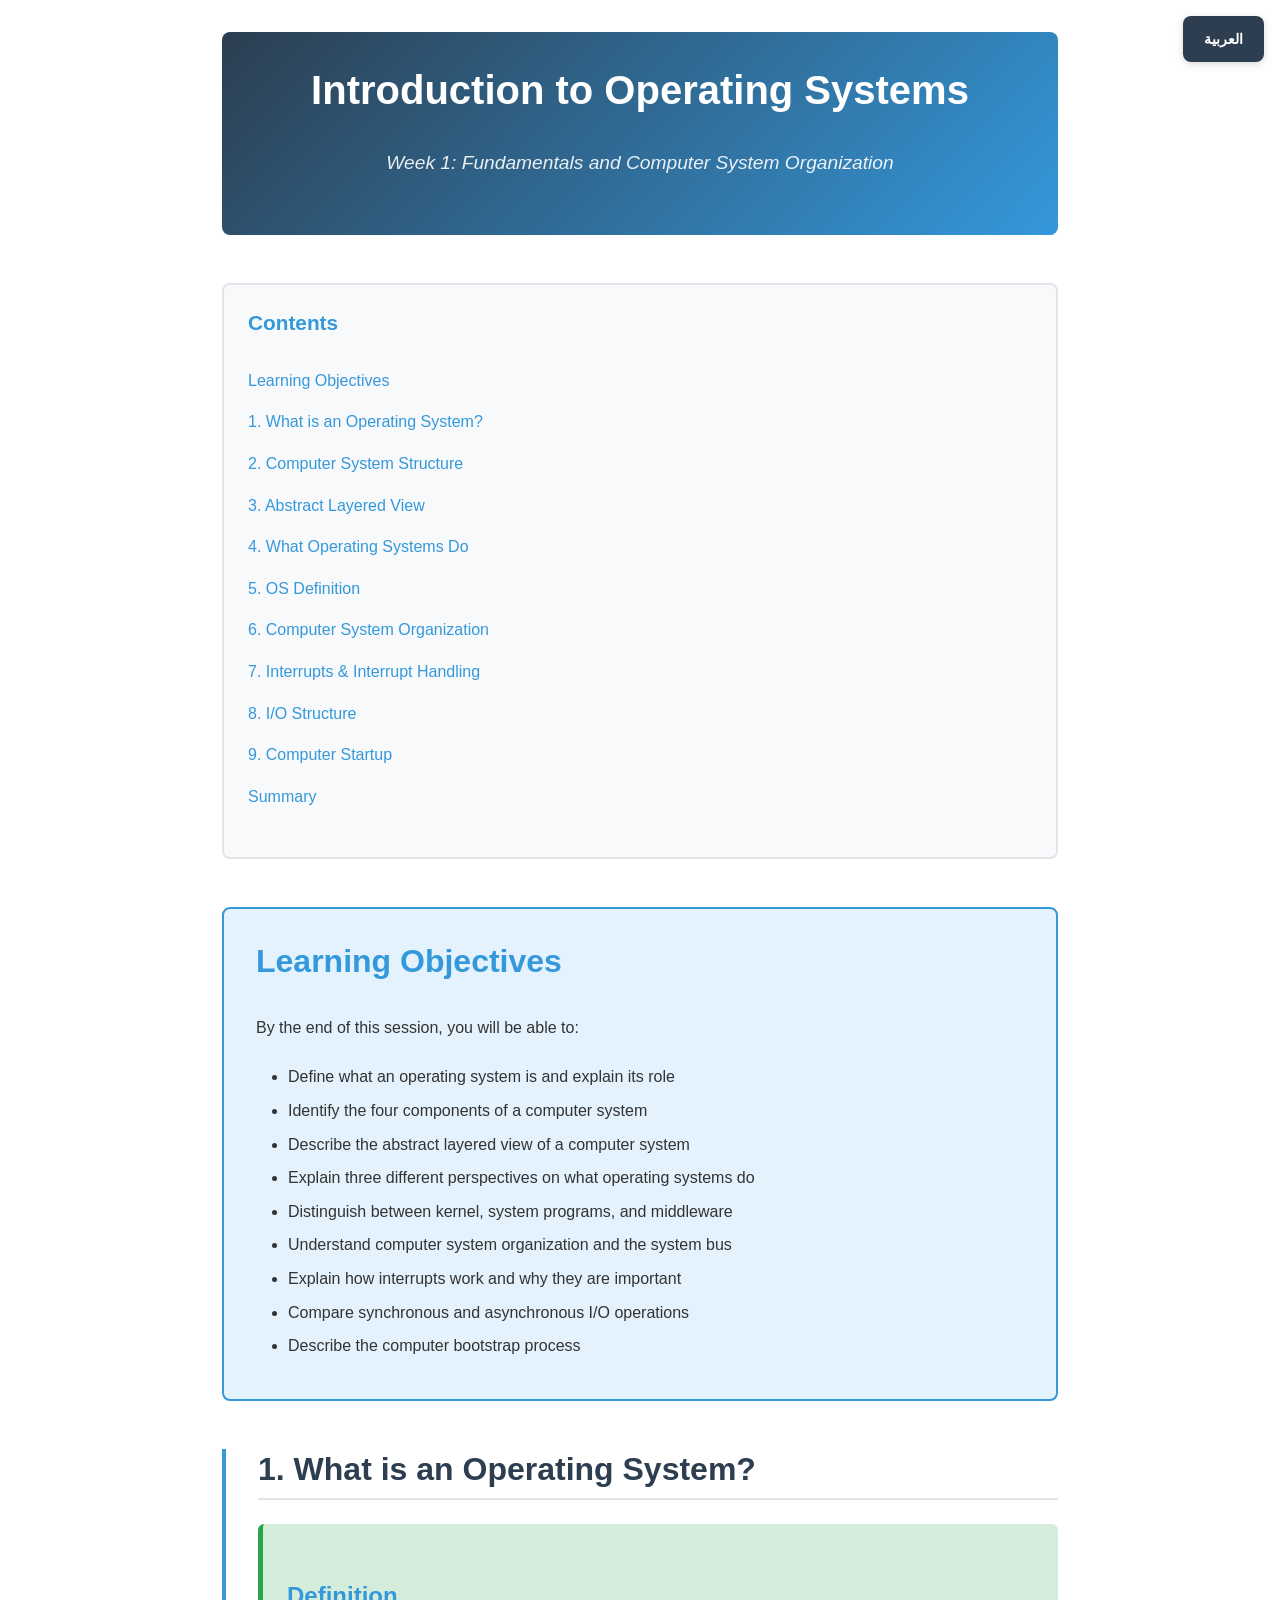
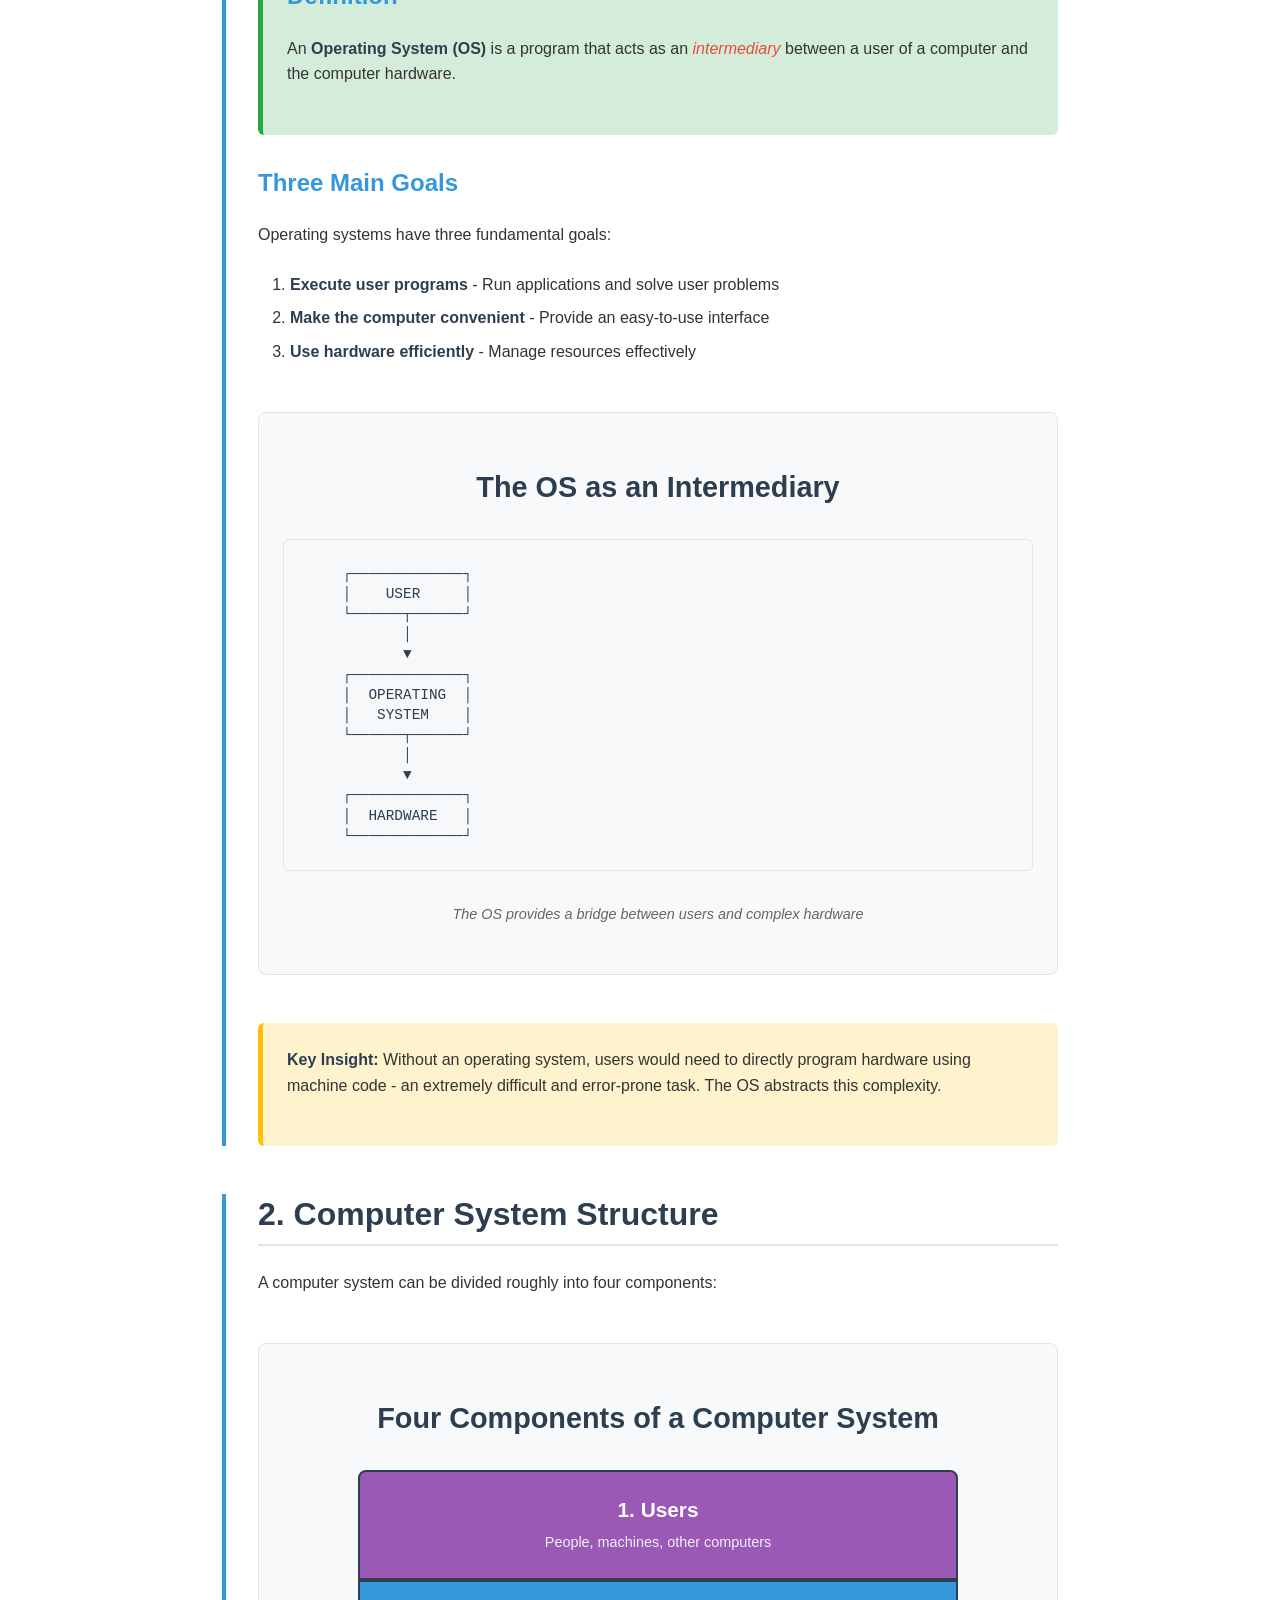
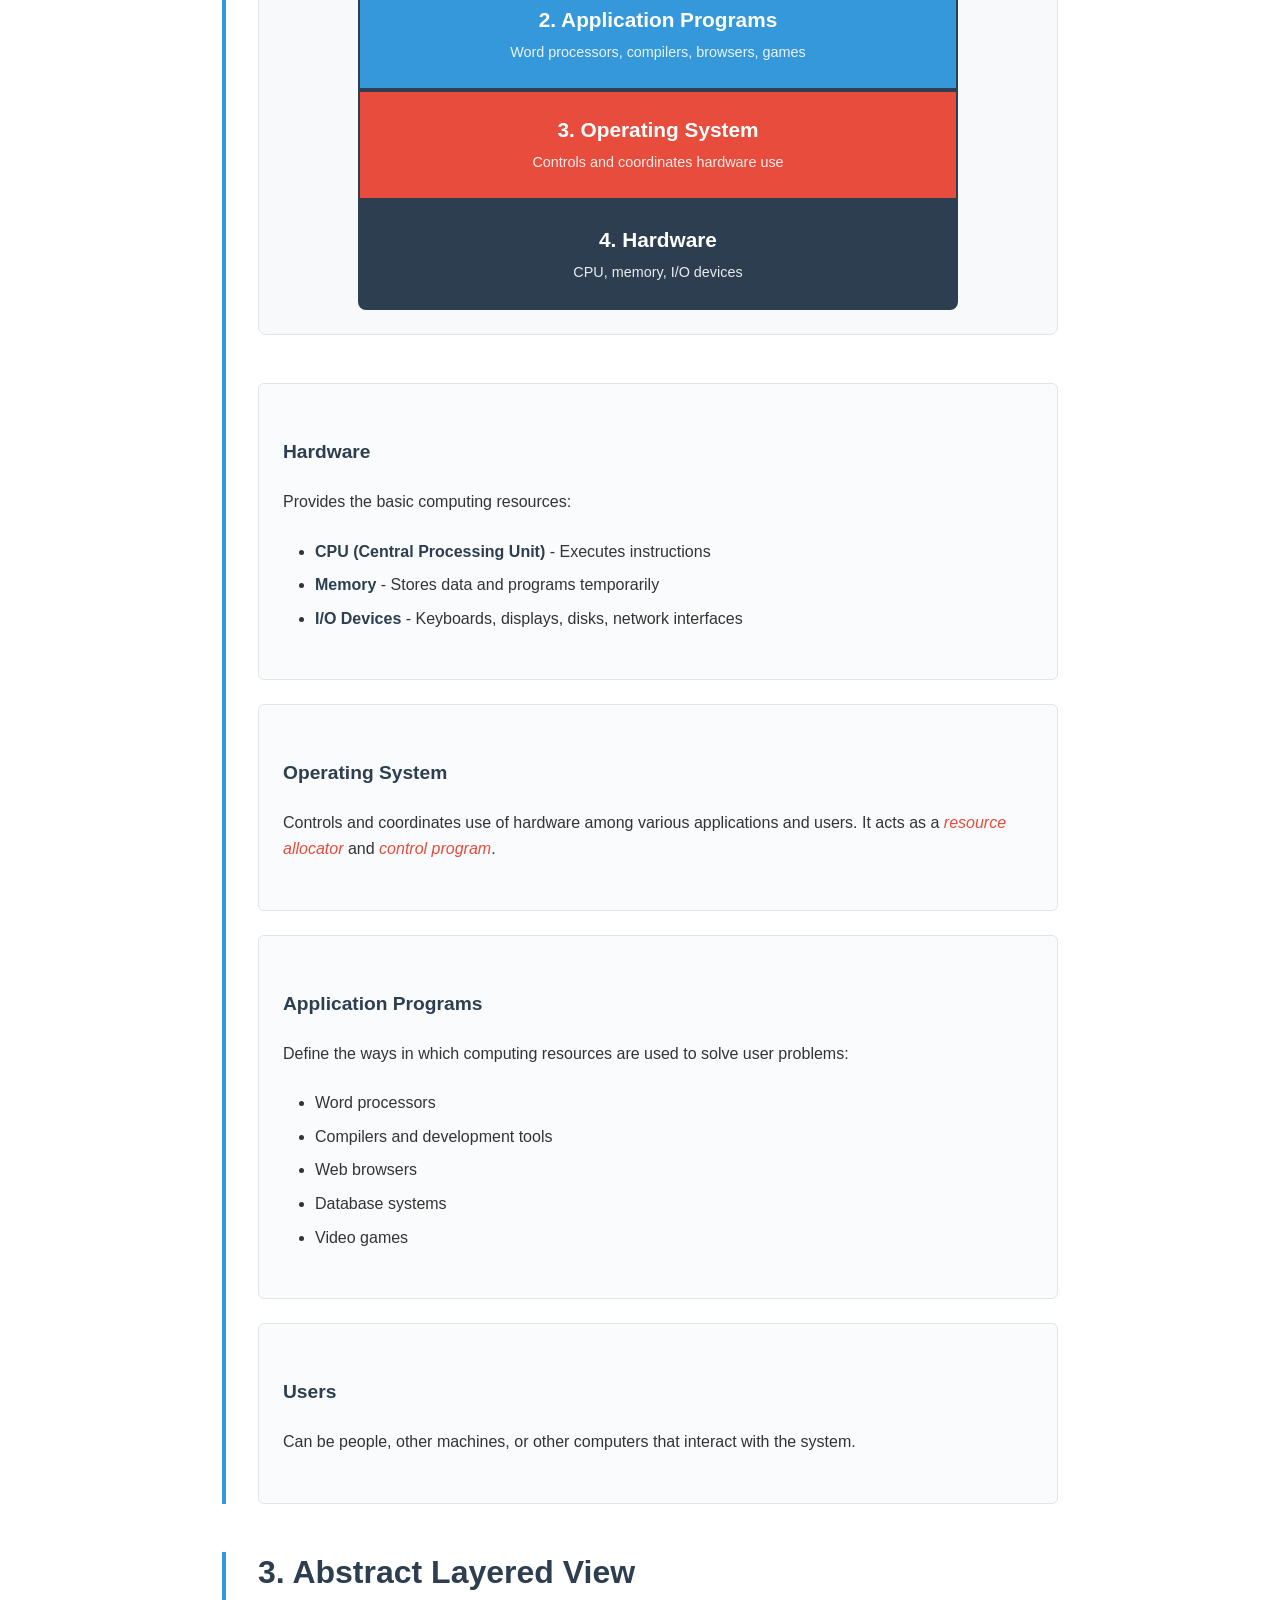
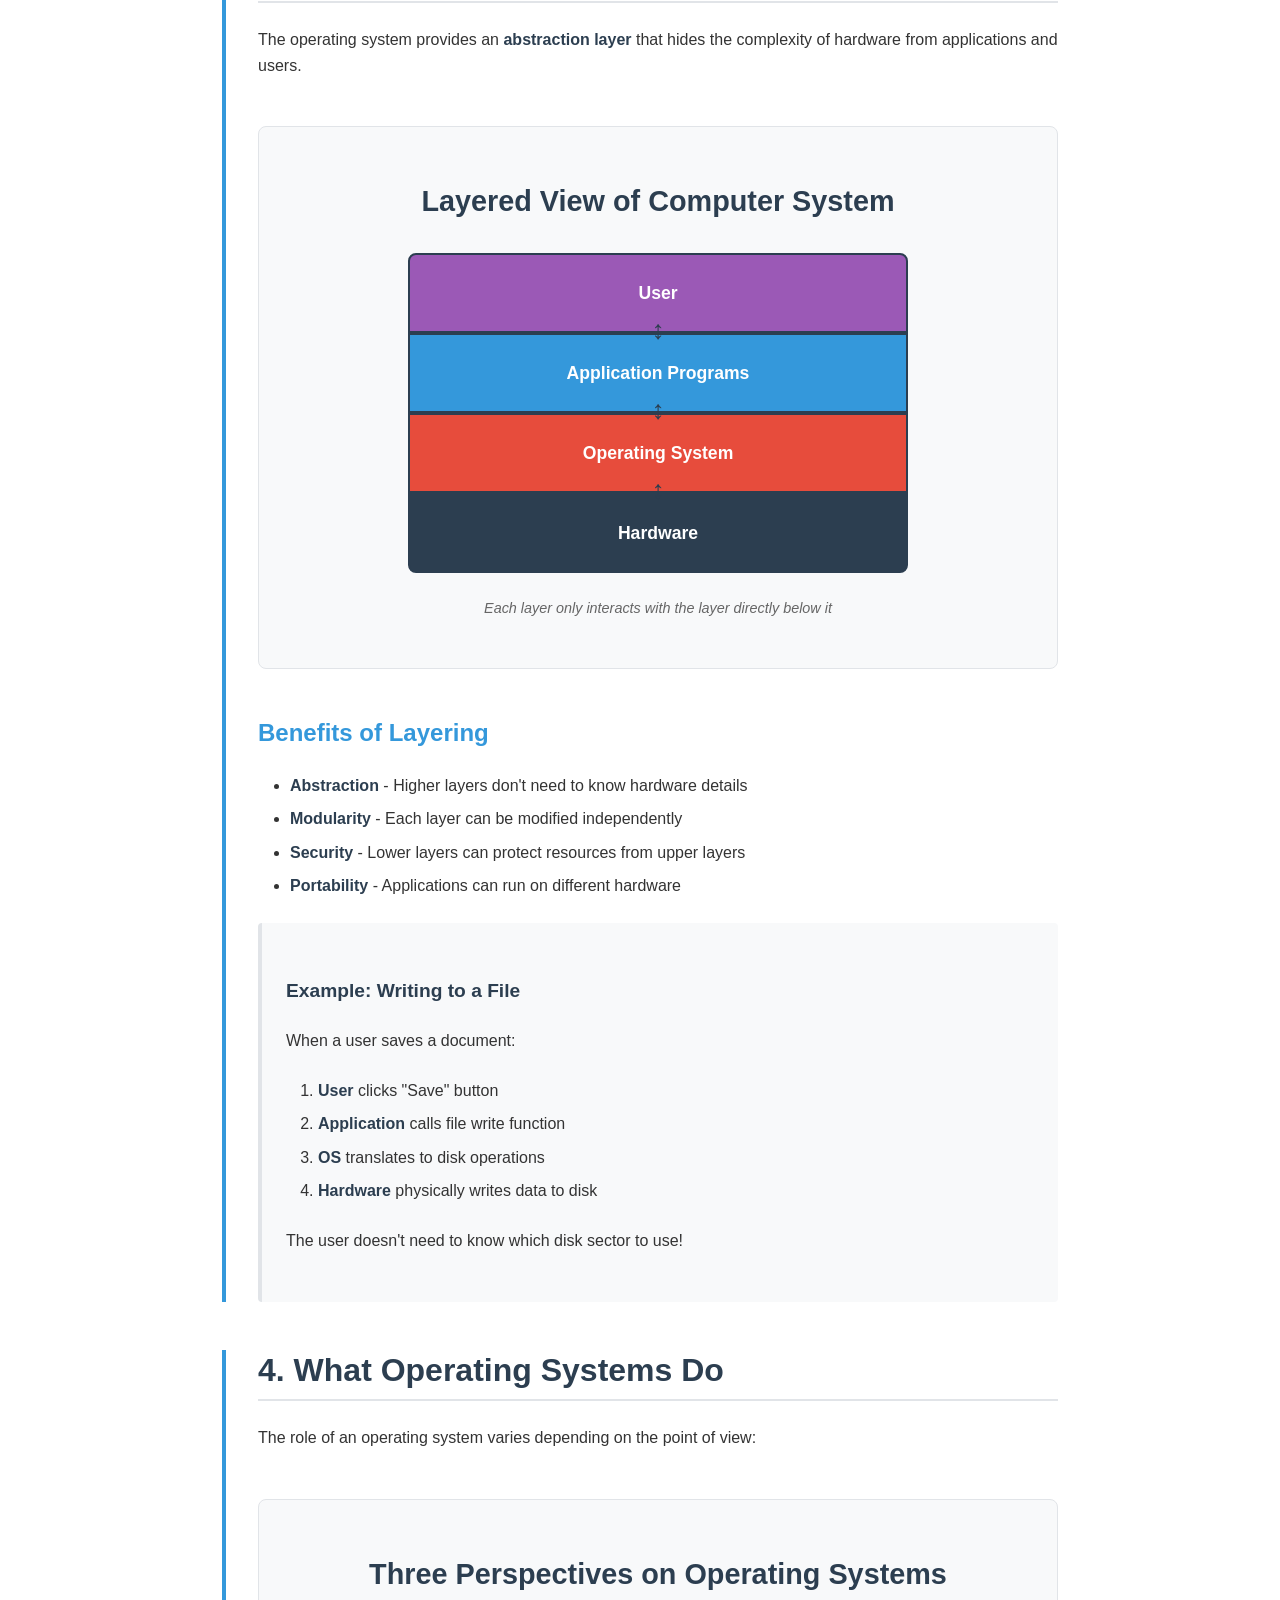
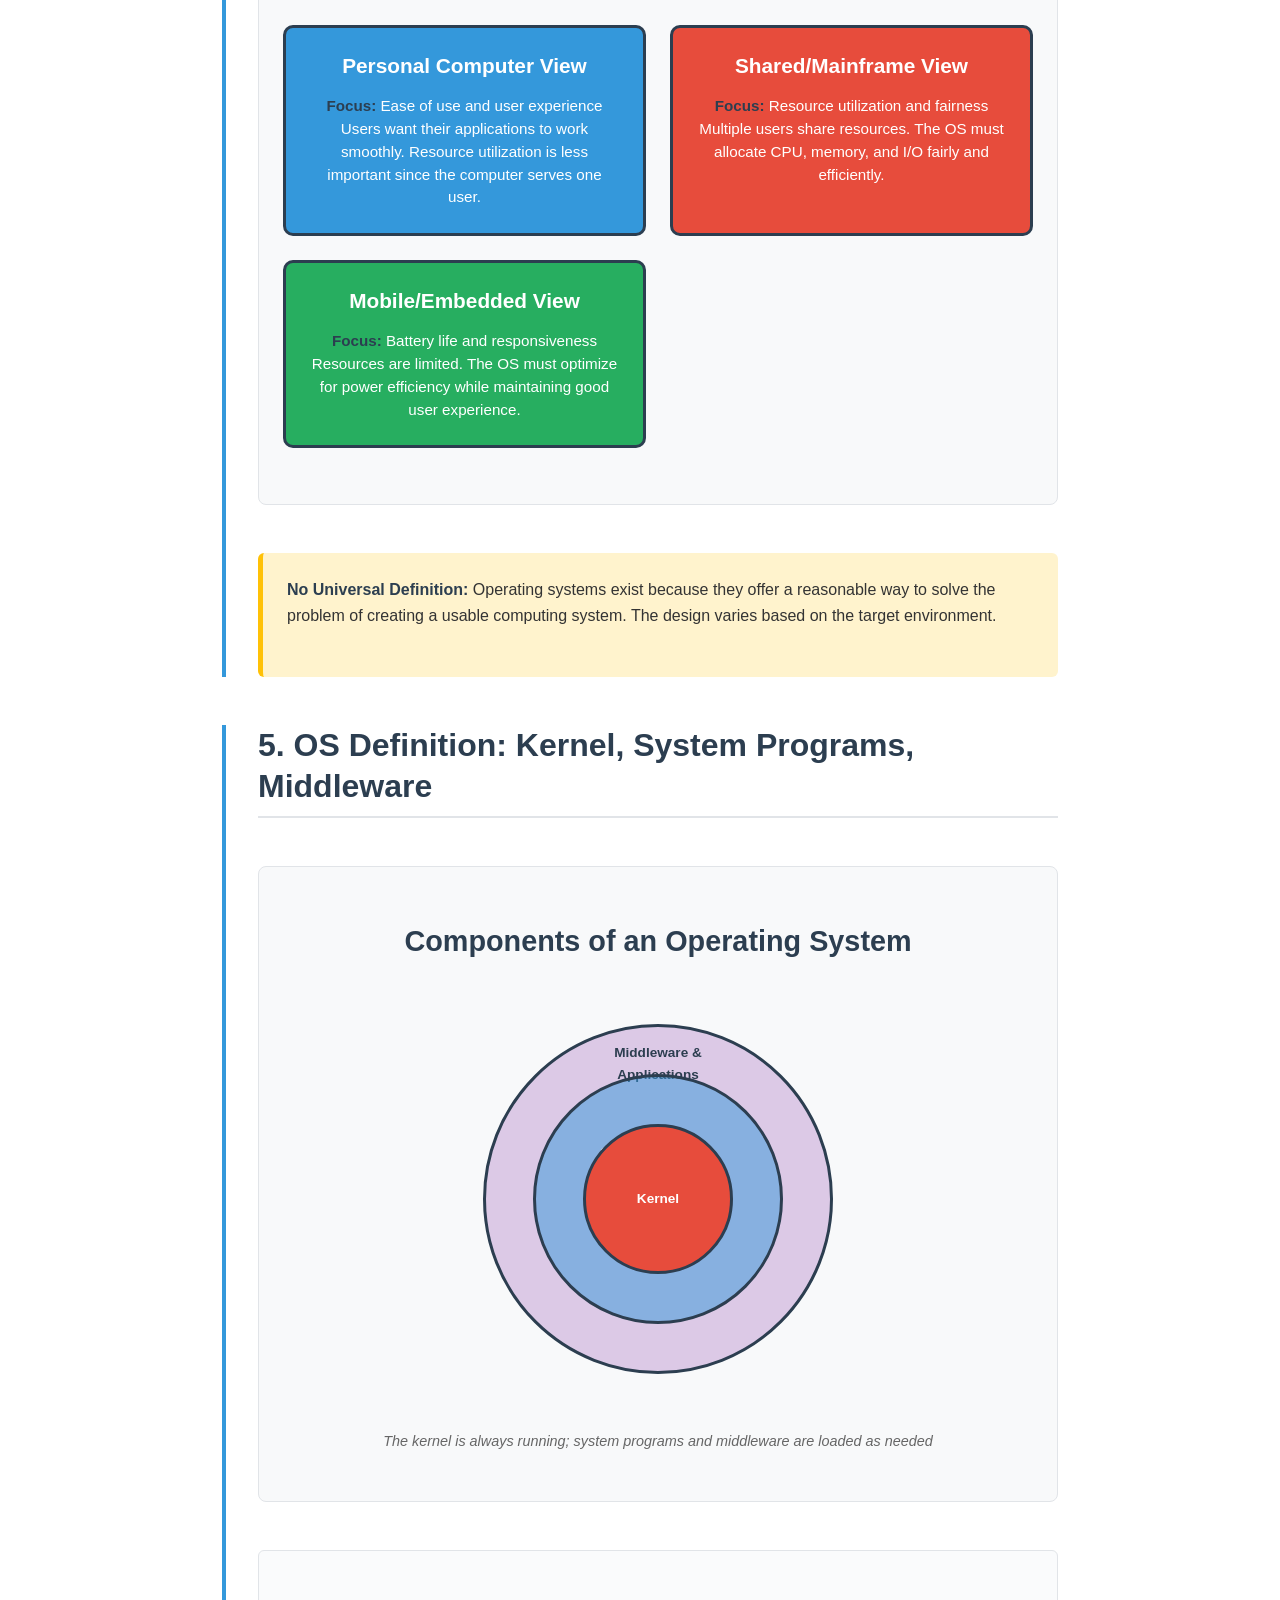
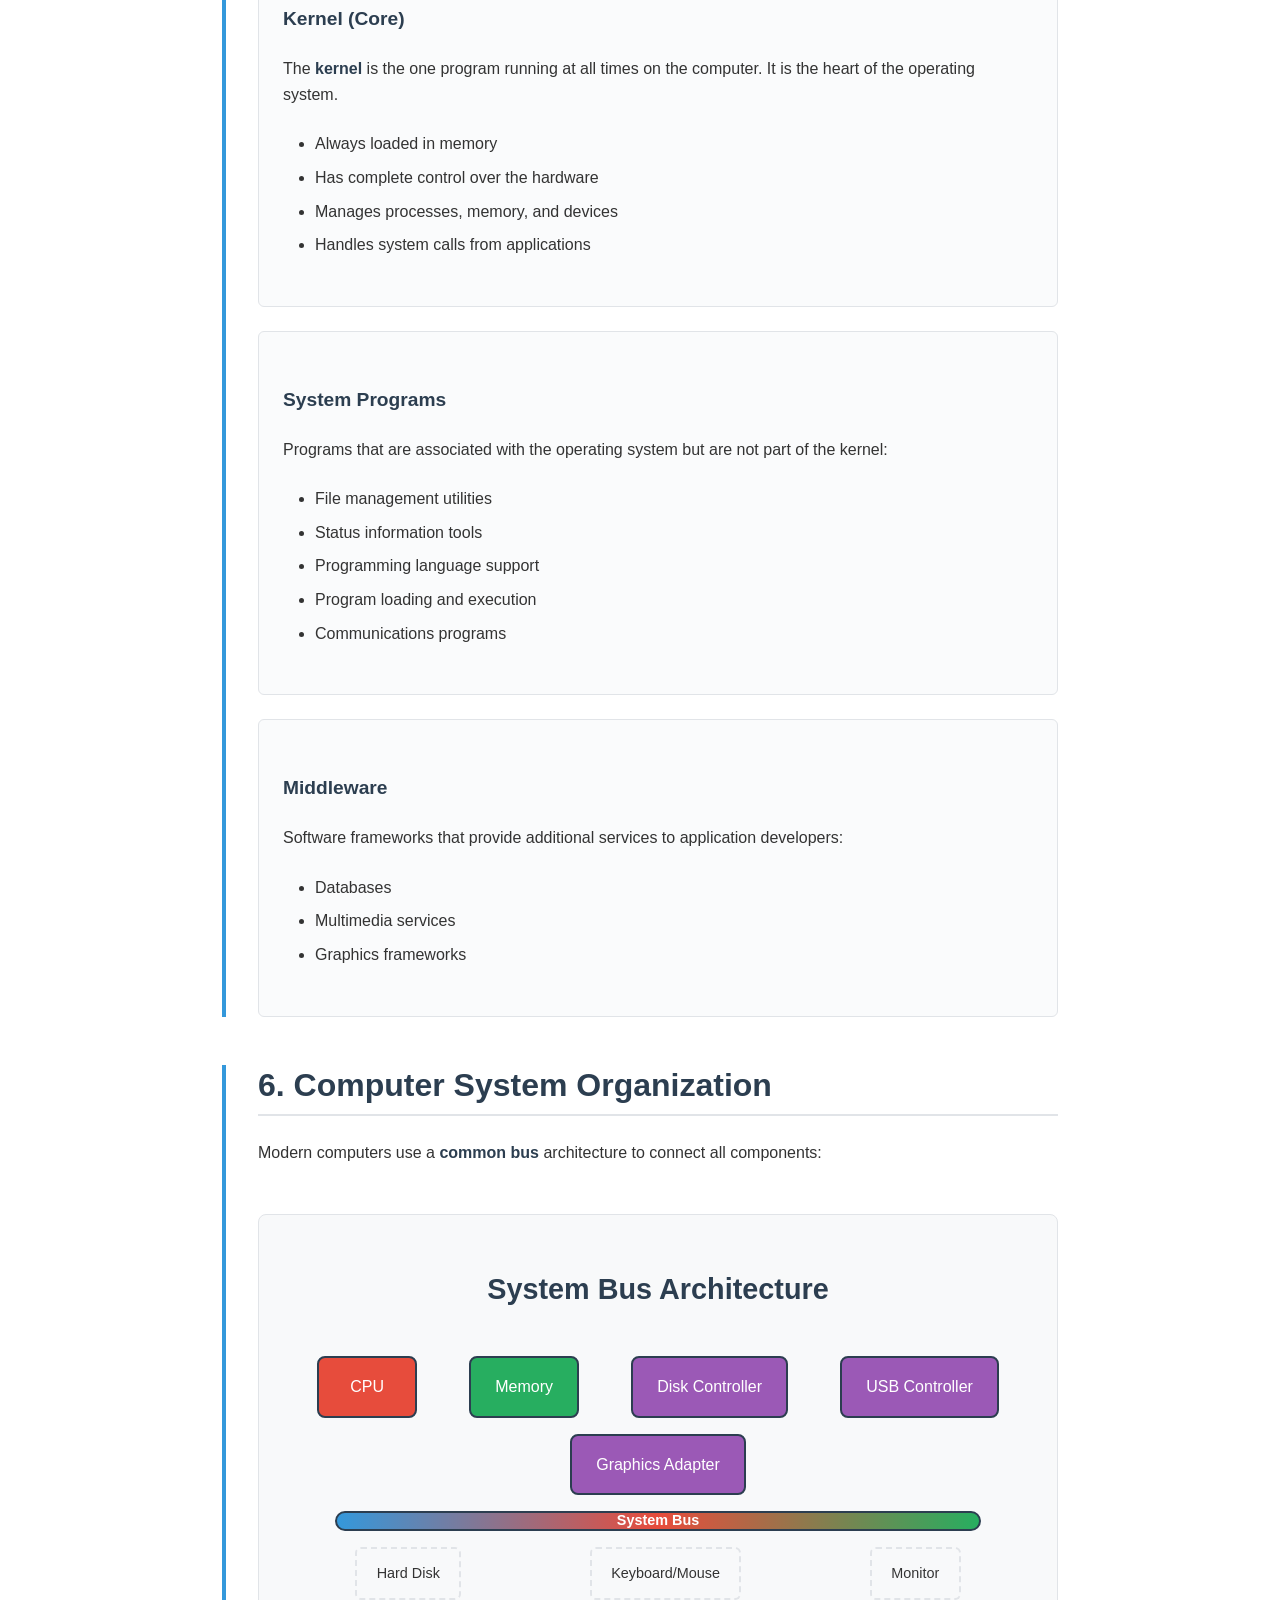
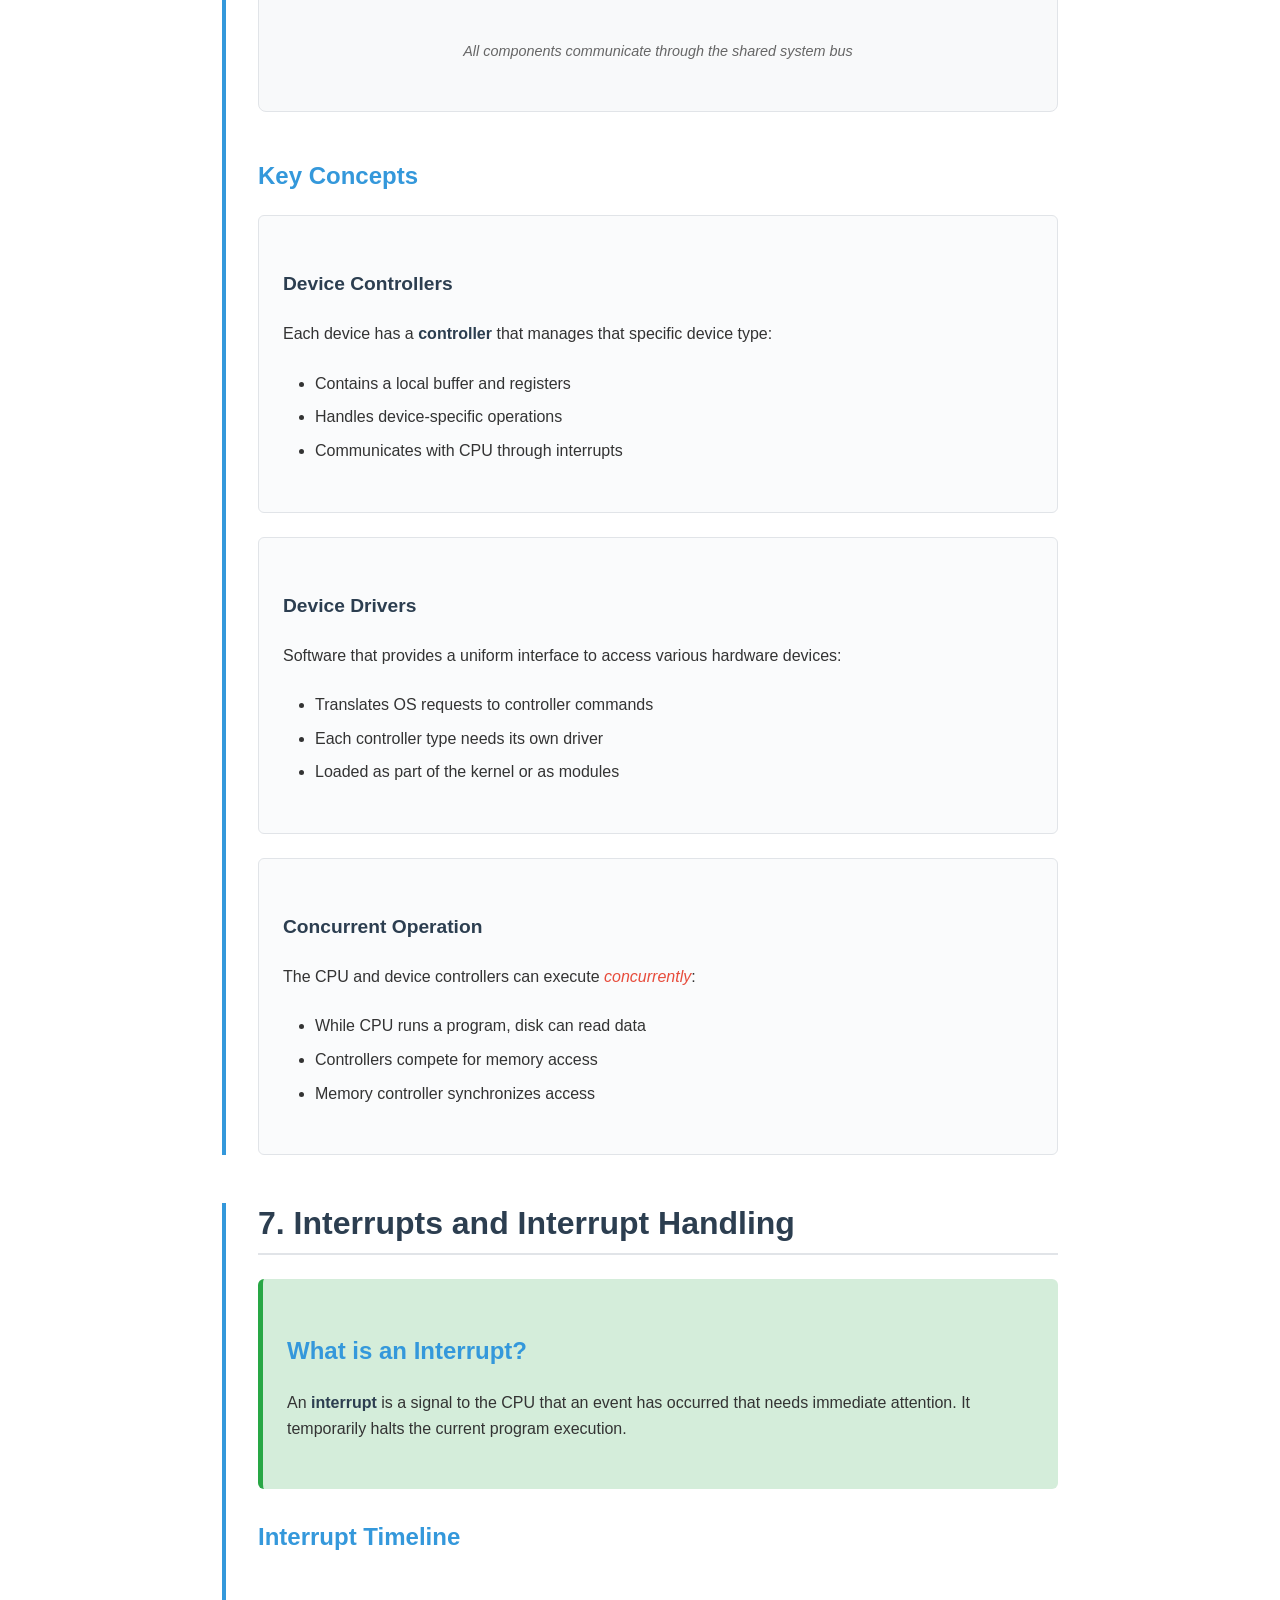
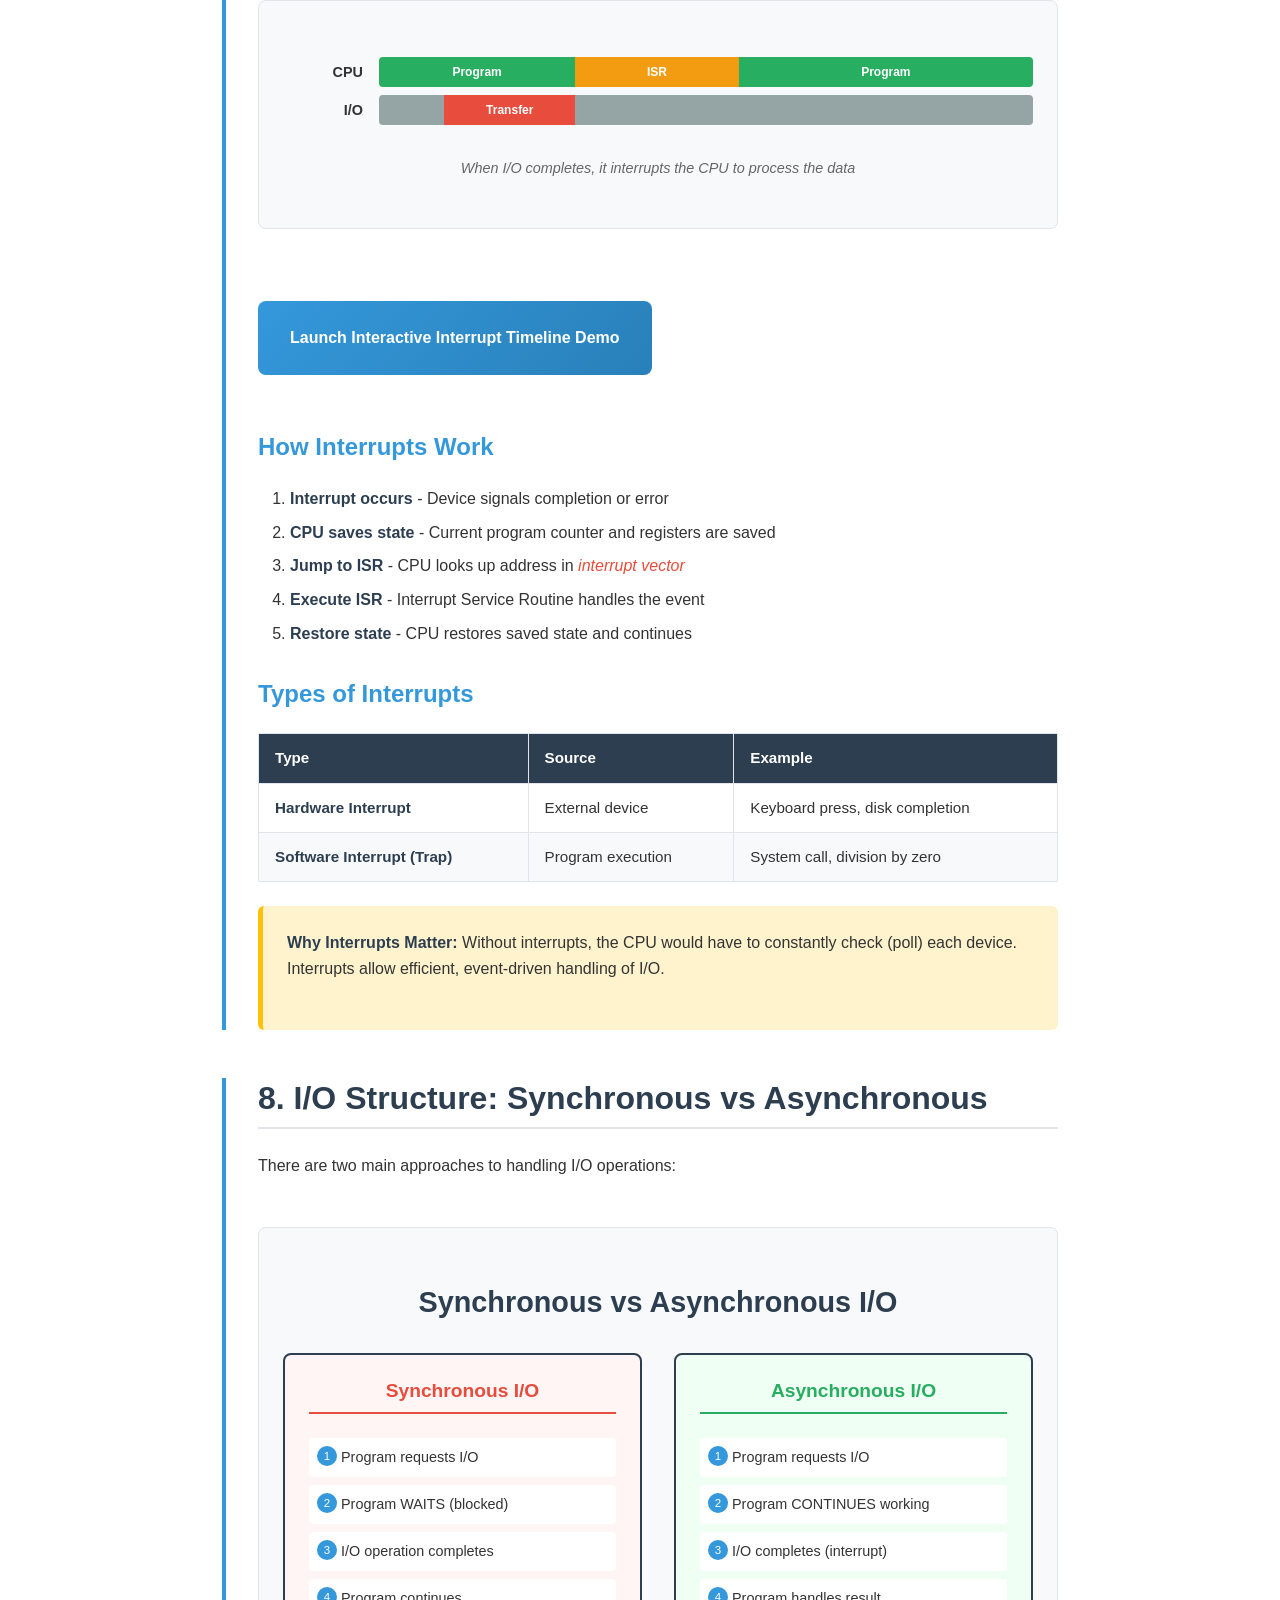
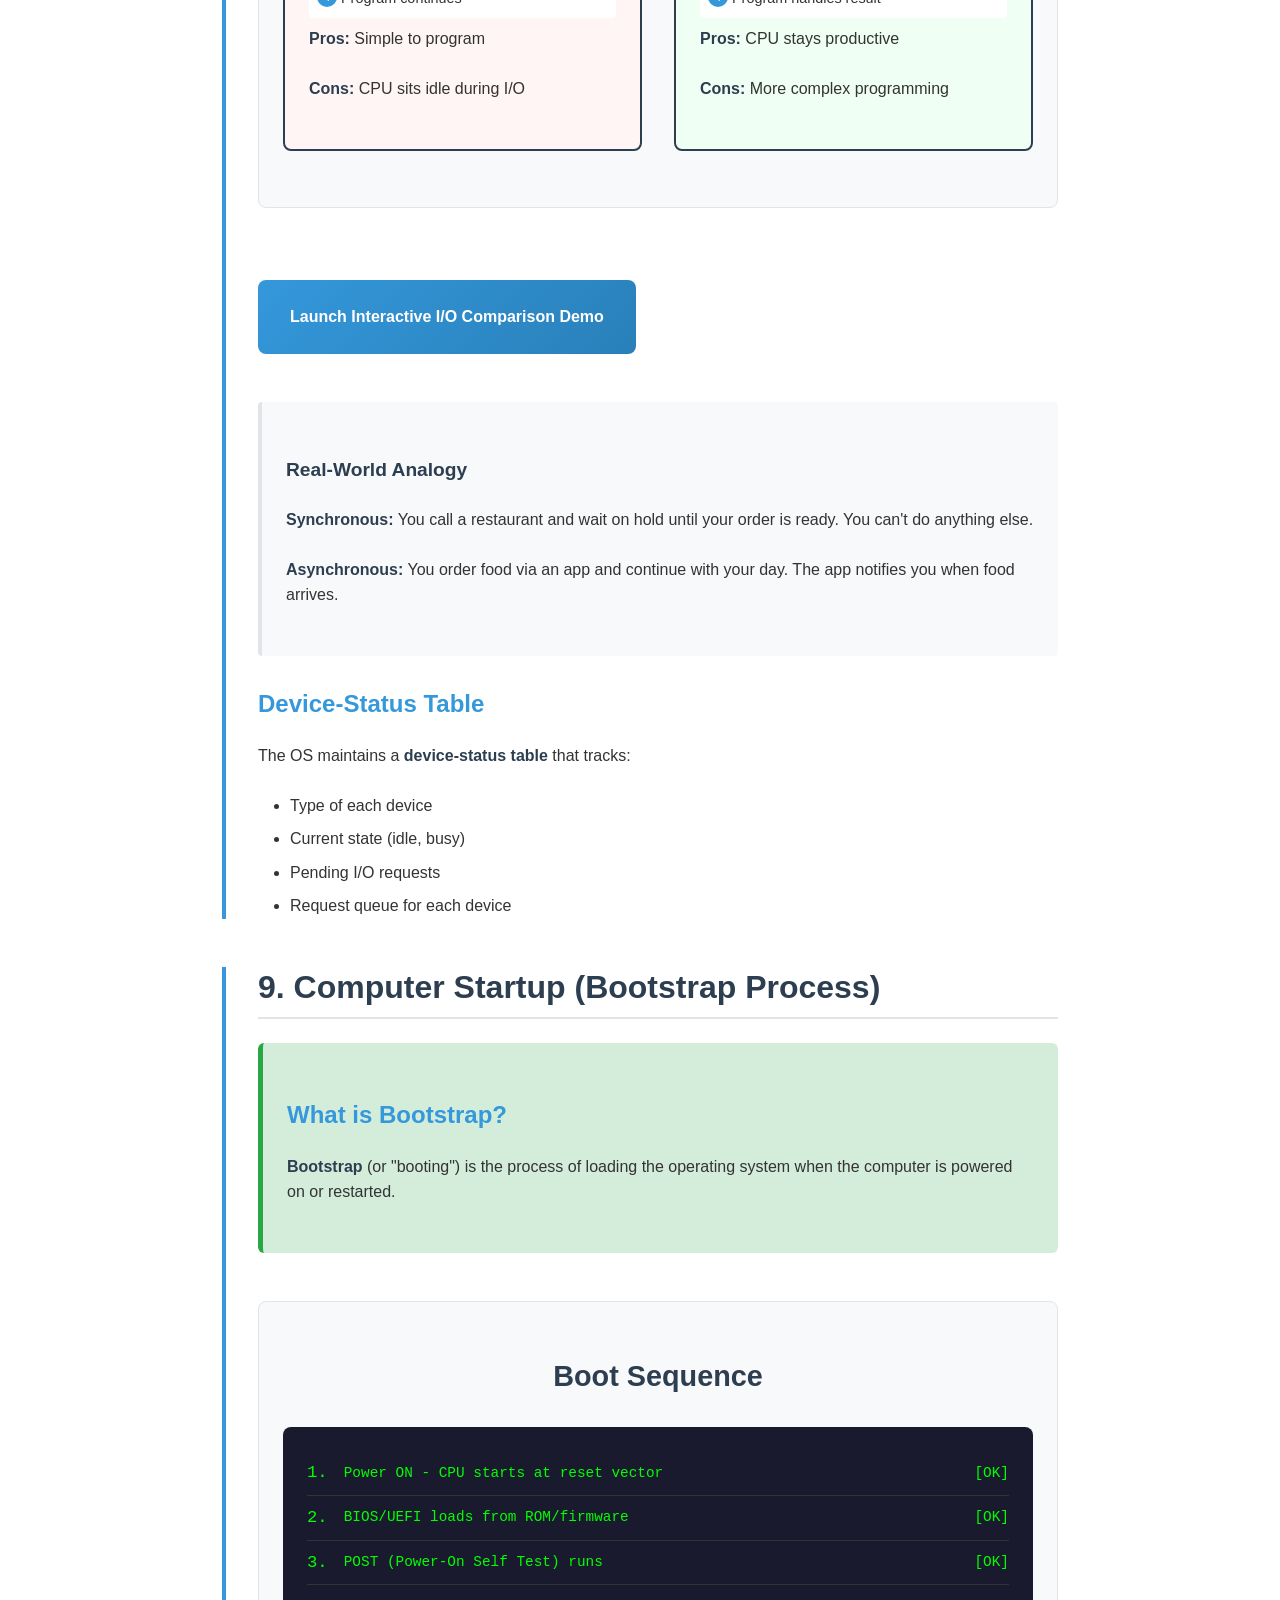
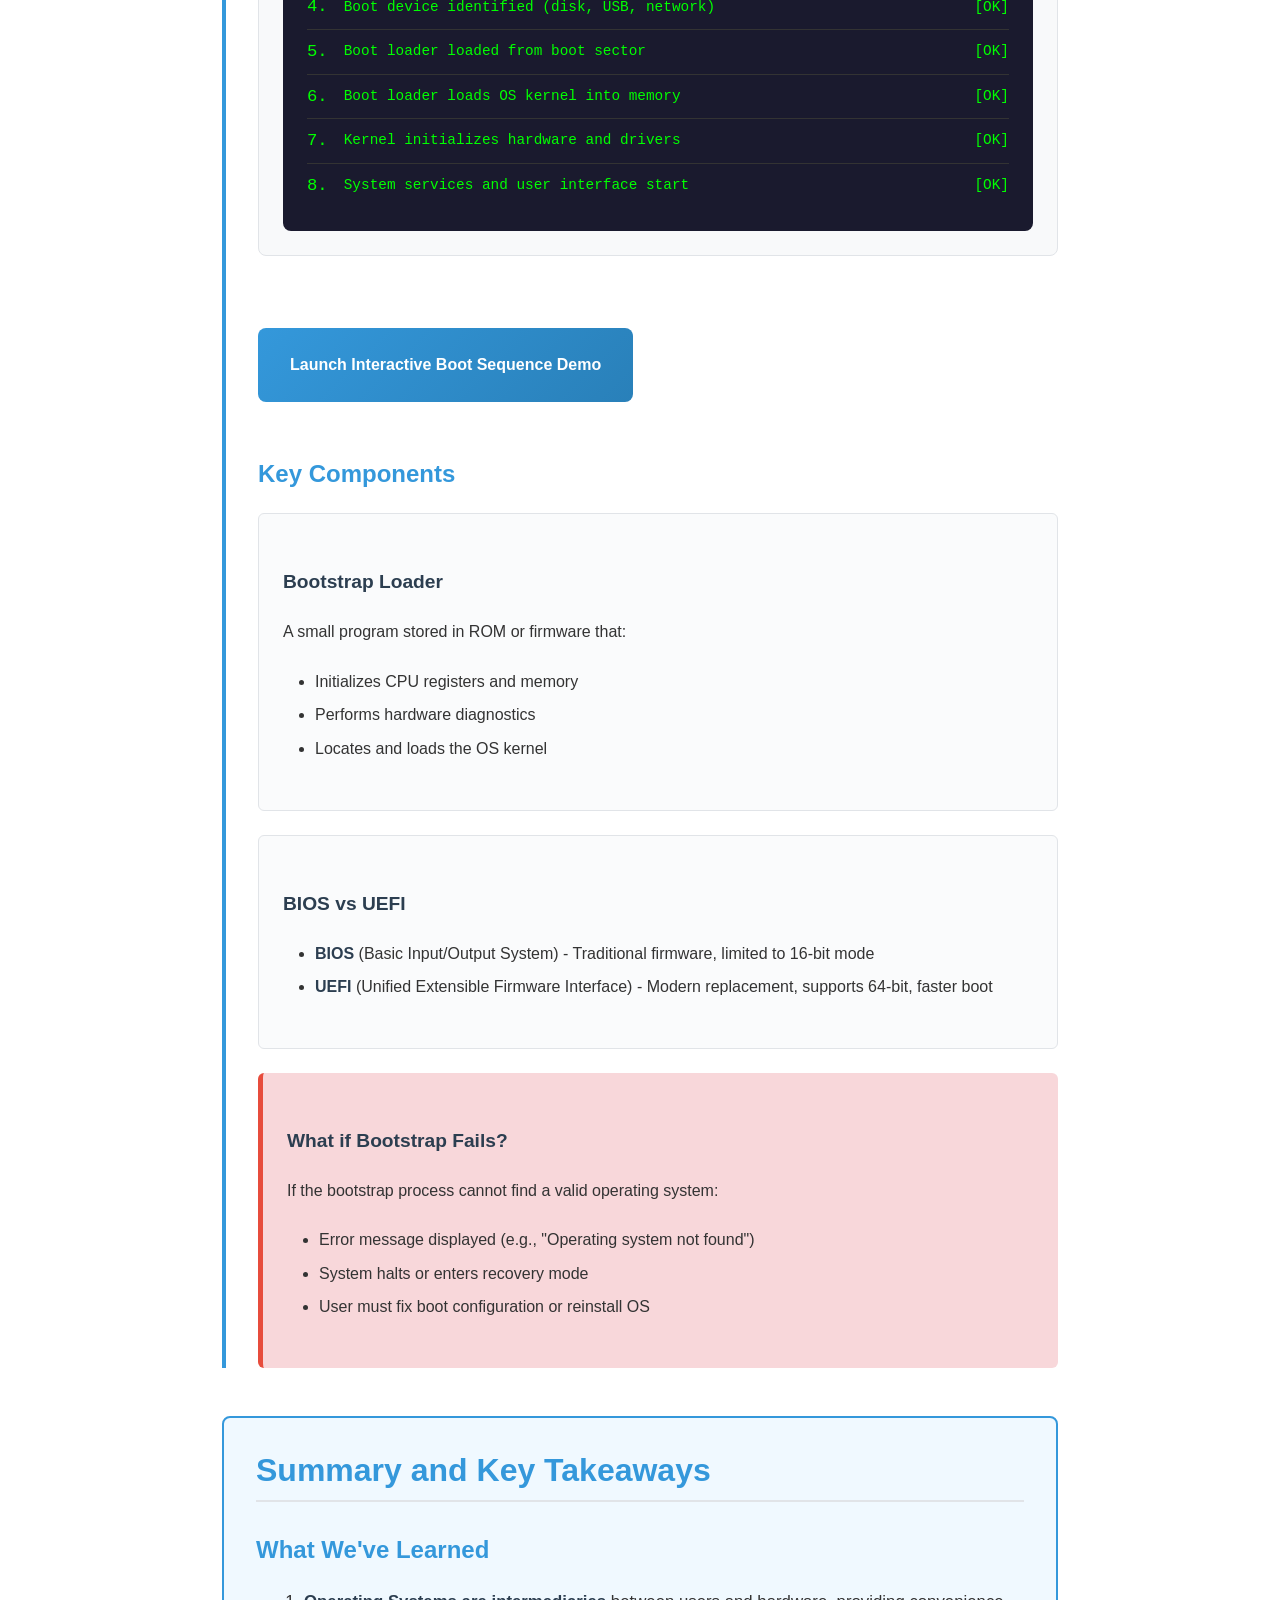
<file: weeks/week1.html>
<!DOCTYPE html>
<html lang="en">
<head>
    <meta charset="UTF-8">
    <meta name="viewport" content="width=device-width, initial-scale=1.0">
    <title>Week 1: Introduction to Operating Systems</title>
    <link rel="stylesheet" href="../css/styles.css">
</head>
<body>
    <!-- Language Switcher -->
    <div class="language-switcher">
        <a href="week1_ar.html" class="lang-button" title="Switch to Arabic">العربية</a>
    </div>

    <header>
        <h1>Introduction to Operating Systems</h1>
        <p class="subtitle">Week 1: Fundamentals and Computer System Organization</p>
    </header>

    <nav class="table-of-contents no-print">
        <h2>Contents</h2>
        <ul>
            <li><a href="#objectives">Learning Objectives</a></li>
            <li><a href="#what-is-os">1. What is an Operating System?</a></li>
            <li><a href="#system-structure">2. Computer System Structure</a></li>
            <li><a href="#layered-view">3. Abstract Layered View</a></li>
            <li><a href="#os-perspectives">4. What Operating Systems Do</a></li>
            <li><a href="#os-definition">5. OS Definition</a></li>
            <li><a href="#system-organization">6. Computer System Organization</a></li>
            <li><a href="#interrupts">7. Interrupts & Interrupt Handling</a></li>
            <li><a href="#io-structure">8. I/O Structure</a></li>
            <li><a href="#bootstrap">9. Computer Startup</a></li>
            <li><a href="#summary">Summary</a></li>
        </ul>
    </nav>

    <main>
        <!-- Learning Objectives -->
        <section id="objectives" class="learning-objectives">
            <h2>Learning Objectives</h2>
            <p>By the end of this session, you will be able to:</p>
            <ul>
                <li>Define what an operating system is and explain its role</li>
                <li>Identify the four components of a computer system</li>
                <li>Describe the abstract layered view of a computer system</li>
                <li>Explain three different perspectives on what operating systems do</li>
                <li>Distinguish between kernel, system programs, and middleware</li>
                <li>Understand computer system organization and the system bus</li>
                <li>Explain how interrupts work and why they are important</li>
                <li>Compare synchronous and asynchronous I/O operations</li>
                <li>Describe the computer bootstrap process</li>
            </ul>
        </section>

        <!-- Section 1: What is an Operating System? -->
        <section id="what-is-os" class="content-section">
            <h2>1. What is an Operating System?</h2>

            <div class="definition">
                <h3>Definition</h3>
                <p>An <strong>Operating System (OS)</strong> is a program that acts as an <em>intermediary</em> between a user of a computer and the computer hardware.</p>
            </div>

            <h3>Three Main Goals</h3>
            <p>Operating systems have three fundamental goals:</p>
            <ol>
                <li><strong>Execute user programs</strong> - Run applications and solve user problems</li>
                <li><strong>Make the computer convenient</strong> - Provide an easy-to-use interface</li>
                <li><strong>Use hardware efficiently</strong> - Manage resources effectively</li>
            </ol>

            <div class="diagram-container">
                <div class="diagram-title-section">
                    <h3 class="diagram-title">The OS as an Intermediary</h3>
                </div>
                <div class="diagram-code">
                    <pre><code>    ┌─────────────┐
    │    USER     │
    └──────┬──────┘
           │
           ▼
    ┌─────────────┐
    │  OPERATING  │
    │   SYSTEM    │
    └──────┬──────┘
           │
           ▼
    ┌─────────────┐
    │  HARDWARE   │
    └─────────────┘</code></pre>
                </div>
                <p class="diagram-note">The OS provides a bridge between users and complex hardware</p>
            </div>

            <div class="key-message">
                <p><strong>Key Insight:</strong> Without an operating system, users would need to directly program hardware using machine code - an extremely difficult and error-prone task. The OS abstracts this complexity.</p>
            </div>
        </section>

        <!-- Section 2: Computer System Structure -->
        <section id="system-structure" class="content-section">
            <h2>2. Computer System Structure</h2>

            <p>A computer system can be divided roughly into four components:</p>

            <div class="diagram-container">
                <div class="diagram-title-section">
                    <h3 class="diagram-title">Four Components of a Computer System</h3>
                </div>
                <div class="four-components-grid">
                    <div class="component-layer layer-users">
                        <h4>1. Users</h4>
                        <p>People, machines, other computers</p>
                    </div>
                    <div class="component-layer layer-applications">
                        <h4>2. Application Programs</h4>
                        <p>Word processors, compilers, browsers, games</p>
                    </div>
                    <div class="component-layer layer-os">
                        <h4>3. Operating System</h4>
                        <p>Controls and coordinates hardware use</p>
                    </div>
                    <div class="component-layer layer-hardware">
                        <h4>4. Hardware</h4>
                        <p>CPU, memory, I/O devices</p>
                    </div>
                </div>
            </div>

            <article class="os-component">
                <h4>Hardware</h4>
                <p>Provides the basic computing resources:</p>
                <ul>
                    <li><strong>CPU (Central Processing Unit)</strong> - Executes instructions</li>
                    <li><strong>Memory</strong> - Stores data and programs temporarily</li>
                    <li><strong>I/O Devices</strong> - Keyboards, displays, disks, network interfaces</li>
                </ul>
            </article>

            <article class="os-component">
                <h4>Operating System</h4>
                <p>Controls and coordinates use of hardware among various applications and users. It acts as a <em>resource allocator</em> and <em>control program</em>.</p>
            </article>

            <article class="os-component">
                <h4>Application Programs</h4>
                <p>Define the ways in which computing resources are used to solve user problems:</p>
                <ul>
                    <li>Word processors</li>
                    <li>Compilers and development tools</li>
                    <li>Web browsers</li>
                    <li>Database systems</li>
                    <li>Video games</li>
                </ul>
            </article>

            <article class="os-component">
                <h4>Users</h4>
                <p>Can be people, other machines, or other computers that interact with the system.</p>
            </article>
        </section>

        <!-- Section 3: Abstract Layered View -->
        <section id="layered-view" class="content-section">
            <h2>3. Abstract Layered View</h2>

            <p>The operating system provides an <strong>abstraction layer</strong> that hides the complexity of hardware from applications and users.</p>

            <div class="diagram-container">
                <div class="diagram-title-section">
                    <h3 class="diagram-title">Layered View of Computer System</h3>
                </div>
                <div class="layered-view">
                    <div class="layer-item" style="background: #9b59b6; border-radius: 8px 8px 0 0;">User</div>
                    <div class="layer-item" style="background: #3498db;">Application Programs</div>
                    <div class="layer-item" style="background: #e74c3c;">Operating System</div>
                    <div class="layer-item" style="background: #2c3e50; border-radius: 0 0 8px 8px;">Hardware</div>
                </div>
                <p class="diagram-note">Each layer only interacts with the layer directly below it</p>
            </div>

            <h3>Benefits of Layering</h3>
            <ul>
                <li><strong>Abstraction</strong> - Higher layers don't need to know hardware details</li>
                <li><strong>Modularity</strong> - Each layer can be modified independently</li>
                <li><strong>Security</strong> - Lower layers can protect resources from upper layers</li>
                <li><strong>Portability</strong> - Applications can run on different hardware</li>
            </ul>

            <div class="example">
                <h4>Example: Writing to a File</h4>
                <p>When a user saves a document:</p>
                <ol>
                    <li><strong>User</strong> clicks "Save" button</li>
                    <li><strong>Application</strong> calls file write function</li>
                    <li><strong>OS</strong> translates to disk operations</li>
                    <li><strong>Hardware</strong> physically writes data to disk</li>
                </ol>
                <p>The user doesn't need to know which disk sector to use!</p>
            </div>
        </section>

        <!-- Section 4: What Operating Systems Do -->
        <section id="os-perspectives" class="content-section">
            <h2>4. What Operating Systems Do</h2>

            <p>The role of an operating system varies depending on the point of view:</p>

            <div class="diagram-container">
                <div class="diagram-title-section">
                    <h3 class="diagram-title">Three Perspectives on Operating Systems</h3>
                </div>
                <div class="three-perspectives-grid">
                    <div class="perspective-card perspective-pc">
                        <h4>Personal Computer View</h4>
                        <p><strong>Focus:</strong> Ease of use and user experience</p>
                        <p>Users want their applications to work smoothly. Resource utilization is less important since the computer serves one user.</p>
                    </div>
                    <div class="perspective-card perspective-shared">
                        <h4>Shared/Mainframe View</h4>
                        <p><strong>Focus:</strong> Resource utilization and fairness</p>
                        <p>Multiple users share resources. The OS must allocate CPU, memory, and I/O fairly and efficiently.</p>
                    </div>
                    <div class="perspective-card perspective-mobile">
                        <h4>Mobile/Embedded View</h4>
                        <p><strong>Focus:</strong> Battery life and responsiveness</p>
                        <p>Resources are limited. The OS must optimize for power efficiency while maintaining good user experience.</p>
                    </div>
                </div>
            </div>

            <div class="key-message">
                <p><strong>No Universal Definition:</strong> Operating systems exist because they offer a reasonable way to solve the problem of creating a usable computing system. The design varies based on the target environment.</p>
            </div>
        </section>

        <!-- Section 5: OS Definition -->
        <section id="os-definition" class="content-section">
            <h2>5. OS Definition: Kernel, System Programs, Middleware</h2>

            <div class="diagram-container">
                <div class="diagram-title-section">
                    <h3 class="diagram-title">Components of an Operating System</h3>
                </div>
                <div class="os-circles-container">
                    <div class="os-circles">
                        <div class="circle circle-outer">
                            <span class="circle-label label-middleware">Middleware & Applications</span>
                        </div>
                        <div class="circle circle-middle">
                            <span class="circle-label label-system">System Programs</span>
                        </div>
                        <div class="circle circle-inner">
                            <span class="circle-label label-kernel">Kernel</span>
                        </div>
                    </div>
                </div>
                <p class="diagram-note">The kernel is always running; system programs and middleware are loaded as needed</p>
            </div>

            <article class="os-component">
                <h4>Kernel (Core)</h4>
                <p>The <strong>kernel</strong> is the one program running at all times on the computer. It is the heart of the operating system.</p>
                <ul>
                    <li>Always loaded in memory</li>
                    <li>Has complete control over the hardware</li>
                    <li>Manages processes, memory, and devices</li>
                    <li>Handles system calls from applications</li>
                </ul>
            </article>

            <article class="os-component">
                <h4>System Programs</h4>
                <p>Programs that are associated with the operating system but are not part of the kernel:</p>
                <ul>
                    <li>File management utilities</li>
                    <li>Status information tools</li>
                    <li>Programming language support</li>
                    <li>Program loading and execution</li>
                    <li>Communications programs</li>
                </ul>
            </article>

            <article class="os-component">
                <h4>Middleware</h4>
                <p>Software frameworks that provide additional services to application developers:</p>
                <ul>
                    <li>Databases</li>
                    <li>Multimedia services</li>
                    <li>Graphics frameworks</li>
                </ul>
            </article>
        </section>

        <!-- Section 6: Computer System Organization -->
        <section id="system-organization" class="content-section">
            <h2>6. Computer System Organization</h2>

            <p>Modern computers use a <strong>common bus</strong> architecture to connect all components:</p>

            <div class="diagram-container">
                <div class="diagram-title-section">
                    <h3 class="diagram-title">System Bus Architecture</h3>
                </div>
                <div class="bus-diagram">
                    <div class="bus-components">
                        <div class="bus-component cpu">CPU</div>
                        <div class="bus-component memory">Memory</div>
                        <div class="bus-component controller">Disk Controller</div>
                        <div class="bus-component controller">USB Controller</div>
                        <div class="bus-component controller">Graphics Adapter</div>
                    </div>
                    <div class="bus-line"></div>
                    <div class="devices-row">
                        <div class="device">Hard Disk</div>
                        <div class="device">Keyboard/Mouse</div>
                        <div class="device">Monitor</div>
                    </div>
                </div>
                <p class="diagram-note">All components communicate through the shared system bus</p>
            </div>

            <h3>Key Concepts</h3>

            <article class="os-component">
                <h4>Device Controllers</h4>
                <p>Each device has a <strong>controller</strong> that manages that specific device type:</p>
                <ul>
                    <li>Contains a local buffer and registers</li>
                    <li>Handles device-specific operations</li>
                    <li>Communicates with CPU through interrupts</li>
                </ul>
            </article>

            <article class="os-component">
                <h4>Device Drivers</h4>
                <p>Software that provides a uniform interface to access various hardware devices:</p>
                <ul>
                    <li>Translates OS requests to controller commands</li>
                    <li>Each controller type needs its own driver</li>
                    <li>Loaded as part of the kernel or as modules</li>
                </ul>
            </article>

            <article class="os-component">
                <h4>Concurrent Operation</h4>
                <p>The CPU and device controllers can execute <em>concurrently</em>:</p>
                <ul>
                    <li>While CPU runs a program, disk can read data</li>
                    <li>Controllers compete for memory access</li>
                    <li>Memory controller synchronizes access</li>
                </ul>
            </article>
        </section>

        <!-- Section 7: Interrupts -->
        <section id="interrupts" class="content-section">
            <h2>7. Interrupts and Interrupt Handling</h2>

            <div class="definition">
                <h3>What is an Interrupt?</h3>
                <p>An <strong>interrupt</strong> is a signal to the CPU that an event has occurred that needs immediate attention. It temporarily halts the current program execution.</p>
            </div>

            <h3>Interrupt Timeline</h3>
            <div class="diagram-container">
                <div class="interrupt-timeline">
                    <div class="timeline-row">
                        <span class="timeline-label">CPU</span>
                        <div class="timeline-bar">
                            <div class="timeline-segment segment-running" style="left: 0; width: 30%;">Program</div>
                            <div class="timeline-segment segment-isr" style="left: 30%; width: 25%;">ISR</div>
                            <div class="timeline-segment segment-running" style="left: 55%; width: 45%;">Program</div>
                        </div>
                    </div>
                    <div class="timeline-row">
                        <span class="timeline-label">I/O</span>
                        <div class="timeline-bar">
                            <div class="timeline-segment segment-waiting" style="left: 0; width: 10%;"></div>
                            <div class="timeline-segment segment-interrupt" style="left: 10%; width: 20%;">Transfer</div>
                            <div class="timeline-segment segment-waiting" style="left: 30%; width: 70%;"></div>
                        </div>
                    </div>
                </div>
                <p class="diagram-note">When I/O completes, it interrupts the CPU to process the data</p>
            </div>

            <a href="../demos/interrupt_timeline_demo.html" class="demo-link">Launch Interactive Interrupt Timeline Demo</a>

            <h3>How Interrupts Work</h3>
            <ol>
                <li><strong>Interrupt occurs</strong> - Device signals completion or error</li>
                <li><strong>CPU saves state</strong> - Current program counter and registers are saved</li>
                <li><strong>Jump to ISR</strong> - CPU looks up address in <em>interrupt vector</em></li>
                <li><strong>Execute ISR</strong> - Interrupt Service Routine handles the event</li>
                <li><strong>Restore state</strong> - CPU restores saved state and continues</li>
            </ol>

            <h3>Types of Interrupts</h3>
            <table>
                <thead>
                    <tr>
                        <th>Type</th>
                        <th>Source</th>
                        <th>Example</th>
                    </tr>
                </thead>
                <tbody>
                    <tr>
                        <td><strong>Hardware Interrupt</strong></td>
                        <td>External device</td>
                        <td>Keyboard press, disk completion</td>
                    </tr>
                    <tr>
                        <td><strong>Software Interrupt (Trap)</strong></td>
                        <td>Program execution</td>
                        <td>System call, division by zero</td>
                    </tr>
                </tbody>
            </table>

            <div class="key-message">
                <p><strong>Why Interrupts Matter:</strong> Without interrupts, the CPU would have to constantly check (poll) each device. Interrupts allow efficient, event-driven handling of I/O.</p>
            </div>
        </section>

        <!-- Section 8: I/O Structure -->
        <section id="io-structure" class="content-section">
            <h2>8. I/O Structure: Synchronous vs Asynchronous</h2>

            <p>There are two main approaches to handling I/O operations:</p>

            <div class="diagram-container">
                <div class="diagram-title-section">
                    <h3 class="diagram-title">Synchronous vs Asynchronous I/O</h3>
                </div>
                <div class="io-comparison">
                    <div class="io-type io-sync">
                        <h4>Synchronous I/O</h4>
                        <ol class="io-steps">
                            <li>Program requests I/O</li>
                            <li>Program WAITS (blocked)</li>
                            <li>I/O operation completes</li>
                            <li>Program continues</li>
                        </ol>
                        <p><strong>Pros:</strong> Simple to program</p>
                        <p><strong>Cons:</strong> CPU sits idle during I/O</p>
                    </div>
                    <div class="io-type io-async">
                        <h4>Asynchronous I/O</h4>
                        <ol class="io-steps">
                            <li>Program requests I/O</li>
                            <li>Program CONTINUES working</li>
                            <li>I/O completes (interrupt)</li>
                            <li>Program handles result</li>
                        </ol>
                        <p><strong>Pros:</strong> CPU stays productive</p>
                        <p><strong>Cons:</strong> More complex programming</p>
                    </div>
                </div>
            </div>

            <a href="../demos/io_comparison_demo.html" class="demo-link">Launch Interactive I/O Comparison Demo</a>

            <div class="example">
                <h4>Real-World Analogy</h4>
                <p><strong>Synchronous:</strong> You call a restaurant and wait on hold until your order is ready. You can't do anything else.</p>
                <p><strong>Asynchronous:</strong> You order food via an app and continue with your day. The app notifies you when food arrives.</p>
            </div>

            <h3>Device-Status Table</h3>
            <p>The OS maintains a <strong>device-status table</strong> that tracks:</p>
            <ul>
                <li>Type of each device</li>
                <li>Current state (idle, busy)</li>
                <li>Pending I/O requests</li>
                <li>Request queue for each device</li>
            </ul>
        </section>

        <!-- Section 9: Computer Startup -->
        <section id="bootstrap" class="content-section">
            <h2>9. Computer Startup (Bootstrap Process)</h2>

            <div class="definition">
                <h3>What is Bootstrap?</h3>
                <p><strong>Bootstrap</strong> (or "booting") is the process of loading the operating system when the computer is powered on or restarted.</p>
            </div>

            <div class="diagram-container">
                <div class="diagram-title-section">
                    <h3 class="diagram-title">Boot Sequence</h3>
                </div>
                <div class="boot-sequence">
                    <div class="boot-step">
                        <span class="boot-icon">1.</span>
                        <span class="boot-text">Power ON - CPU starts at reset vector</span>
                        <span class="boot-status">[OK]</span>
                    </div>
                    <div class="boot-step">
                        <span class="boot-icon">2.</span>
                        <span class="boot-text">BIOS/UEFI loads from ROM/firmware</span>
                        <span class="boot-status">[OK]</span>
                    </div>
                    <div class="boot-step">
                        <span class="boot-icon">3.</span>
                        <span class="boot-text">POST (Power-On Self Test) runs</span>
                        <span class="boot-status">[OK]</span>
                    </div>
                    <div class="boot-step">
                        <span class="boot-icon">4.</span>
                        <span class="boot-text">Boot device identified (disk, USB, network)</span>
                        <span class="boot-status">[OK]</span>
                    </div>
                    <div class="boot-step">
                        <span class="boot-icon">5.</span>
                        <span class="boot-text">Boot loader loaded from boot sector</span>
                        <span class="boot-status">[OK]</span>
                    </div>
                    <div class="boot-step">
                        <span class="boot-icon">6.</span>
                        <span class="boot-text">Boot loader loads OS kernel into memory</span>
                        <span class="boot-status">[OK]</span>
                    </div>
                    <div class="boot-step">
                        <span class="boot-icon">7.</span>
                        <span class="boot-text">Kernel initializes hardware and drivers</span>
                        <span class="boot-status">[OK]</span>
                    </div>
                    <div class="boot-step">
                        <span class="boot-icon">8.</span>
                        <span class="boot-text">System services and user interface start</span>
                        <span class="boot-status">[OK]</span>
                    </div>
                </div>
            </div>

            <a href="../demos/boot_sequence_demo.html" class="demo-link">Launch Interactive Boot Sequence Demo</a>

            <h3>Key Components</h3>

            <article class="os-component">
                <h4>Bootstrap Loader</h4>
                <p>A small program stored in ROM or firmware that:</p>
                <ul>
                    <li>Initializes CPU registers and memory</li>
                    <li>Performs hardware diagnostics</li>
                    <li>Locates and loads the OS kernel</li>
                </ul>
            </article>

            <article class="os-component">
                <h4>BIOS vs UEFI</h4>
                <ul>
                    <li><strong>BIOS</strong> (Basic Input/Output System) - Traditional firmware, limited to 16-bit mode</li>
                    <li><strong>UEFI</strong> (Unified Extensible Firmware Interface) - Modern replacement, supports 64-bit, faster boot</li>
                </ul>
            </article>

            <div class="limitations-box">
                <h4>What if Bootstrap Fails?</h4>
                <p>If the bootstrap process cannot find a valid operating system:</p>
                <ul>
                    <li>Error message displayed (e.g., "Operating system not found")</li>
                    <li>System halts or enters recovery mode</li>
                    <li>User must fix boot configuration or reinstall OS</li>
                </ul>
            </div>
        </section>

        <!-- Summary -->
        <section id="summary" class="content-section summary">
            <h2>Summary and Key Takeaways</h2>

            <h3>What We've Learned</h3>
            <ol>
                <li><strong>Operating Systems are intermediaries</strong> between users and hardware, providing convenience and efficiency</li>

                <li><strong>Computer systems have four components:</strong> Hardware, OS, Application Programs, and Users</li>

                <li><strong>The layered view</strong> shows how abstraction hides complexity from higher levels</li>

                <li><strong>OS perspective varies:</strong> Personal (convenience), Shared (resource allocation), Mobile (efficiency)</li>

                <li><strong>The kernel is the core</strong> - always running, surrounded by system programs and middleware</li>

                <li><strong>Modern computers use bus architecture</strong> where CPU, memory, and controllers communicate via shared bus</li>

                <li><strong>Interrupts enable efficient I/O</strong> by signaling events instead of continuous polling</li>

                <li><strong>Synchronous I/O blocks</strong> while asynchronous I/O allows concurrent processing</li>

                <li><strong>Bootstrap loads the OS</strong> through a sequence from BIOS/UEFI to kernel initialization</li>
            </ol>

            <div class="key-message">
                <p><strong>Looking Ahead:</strong> In Week 2, we'll explore process management - how the OS handles multiple running programs, schedules CPU time, and manages process states.</p>
            </div>
        </section>
    </main>

    <footer>
        <section id="image-credits">
            <h2>Credits and Attributions</h2>
            <p class="credits-intro">All diagrams in this document are original educational works created specifically for this course.</p>
            <ul class="credits-list">
                <li><strong>Computer System Structure Diagram:</strong> Original educational diagram. Licensed under CC BY 4.0</li>
                <li><strong>Layered View Diagram:</strong> Original educational diagram. Licensed under CC BY 4.0</li>
                <li><strong>OS Components Diagram:</strong> Original educational diagram. Licensed under CC BY 4.0</li>
                <li><strong>Bus Architecture Diagram:</strong> Original educational diagram. Licensed under CC BY 4.0</li>
                <li><strong>Interrupt Timeline:</strong> Original educational diagram. Licensed under CC BY 4.0</li>
                <li><strong>I/O Comparison Diagram:</strong> Original educational diagram. Licensed under CC BY 4.0</li>
                <li><strong>Boot Sequence Diagram:</strong> Original educational diagram. Licensed under CC BY 4.0</li>
            </ul>
            <p class="credits-intro" style="margin-top: 1rem;">
                <strong>License:</strong> All diagrams are licensed under Creative Commons Attribution 4.0 International (CC BY 4.0).
            </p>
        </section>
    </footer>
</body>
</html>
</file>
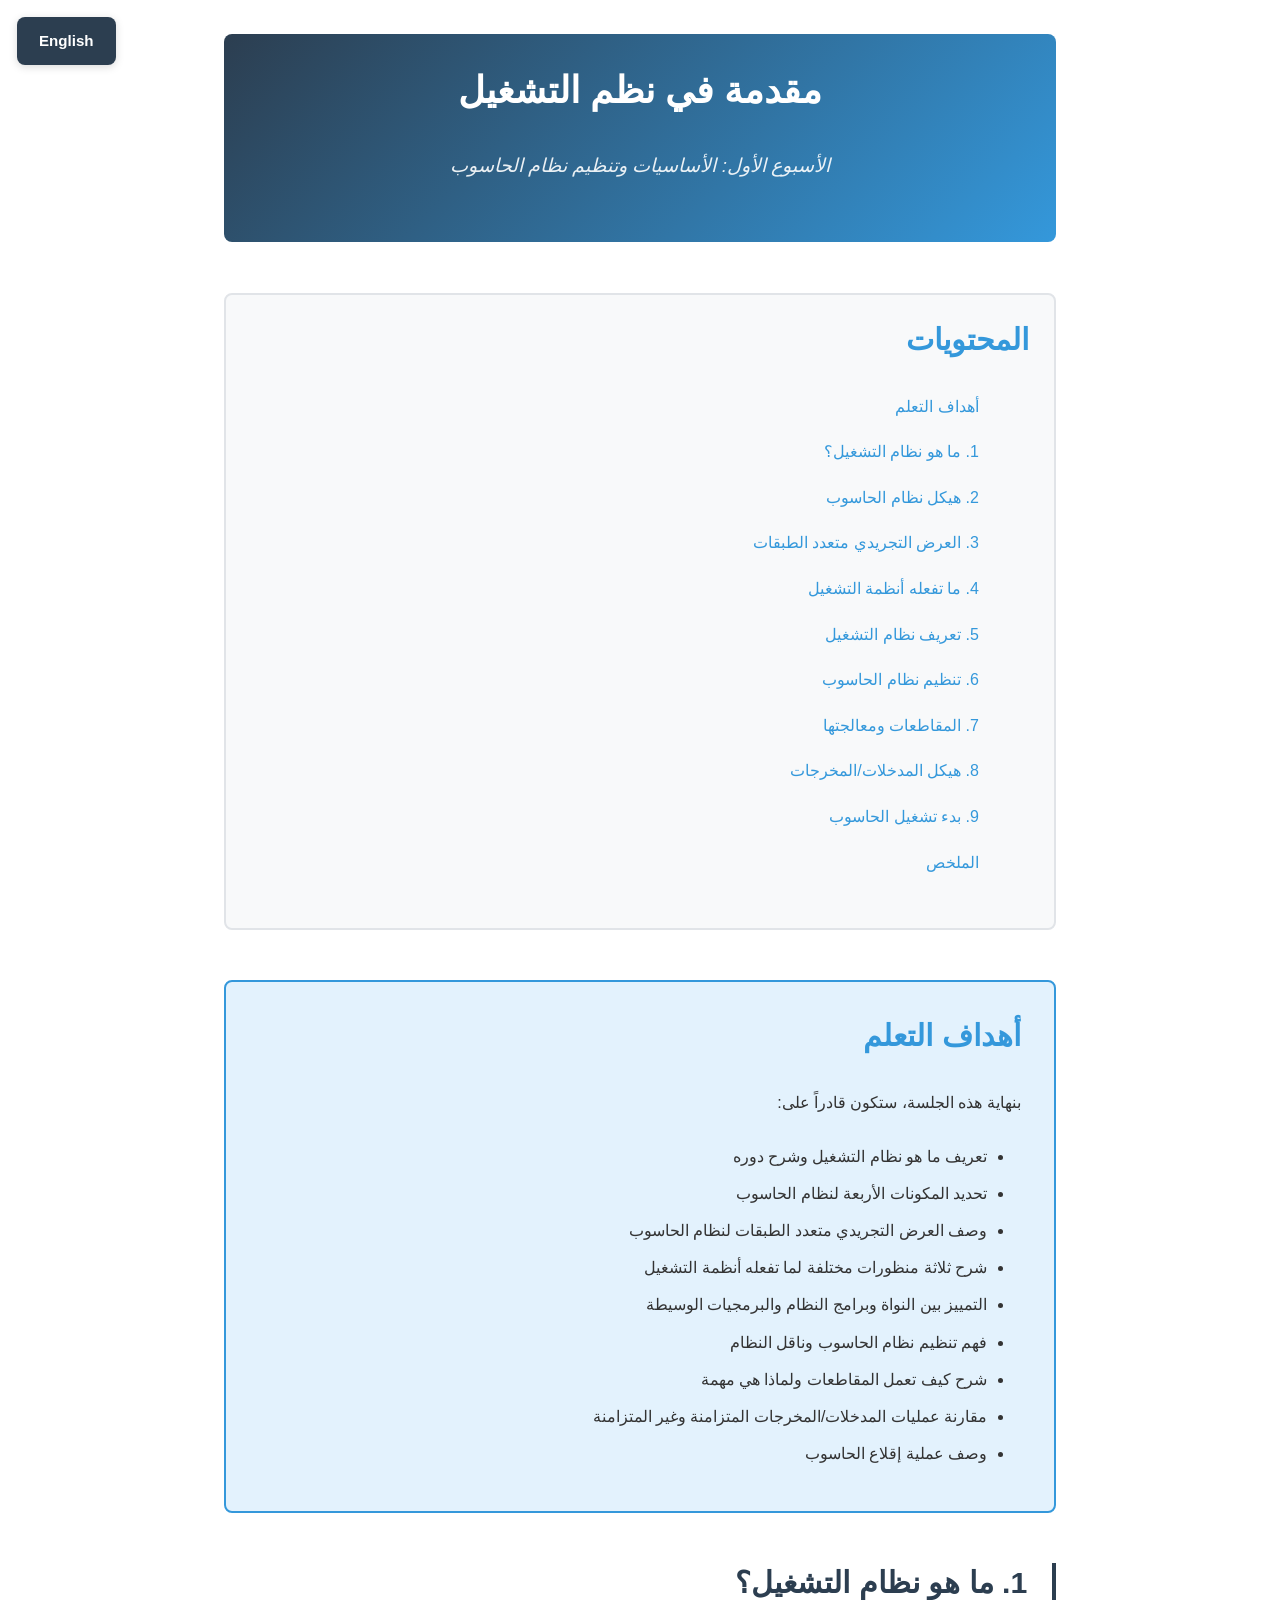
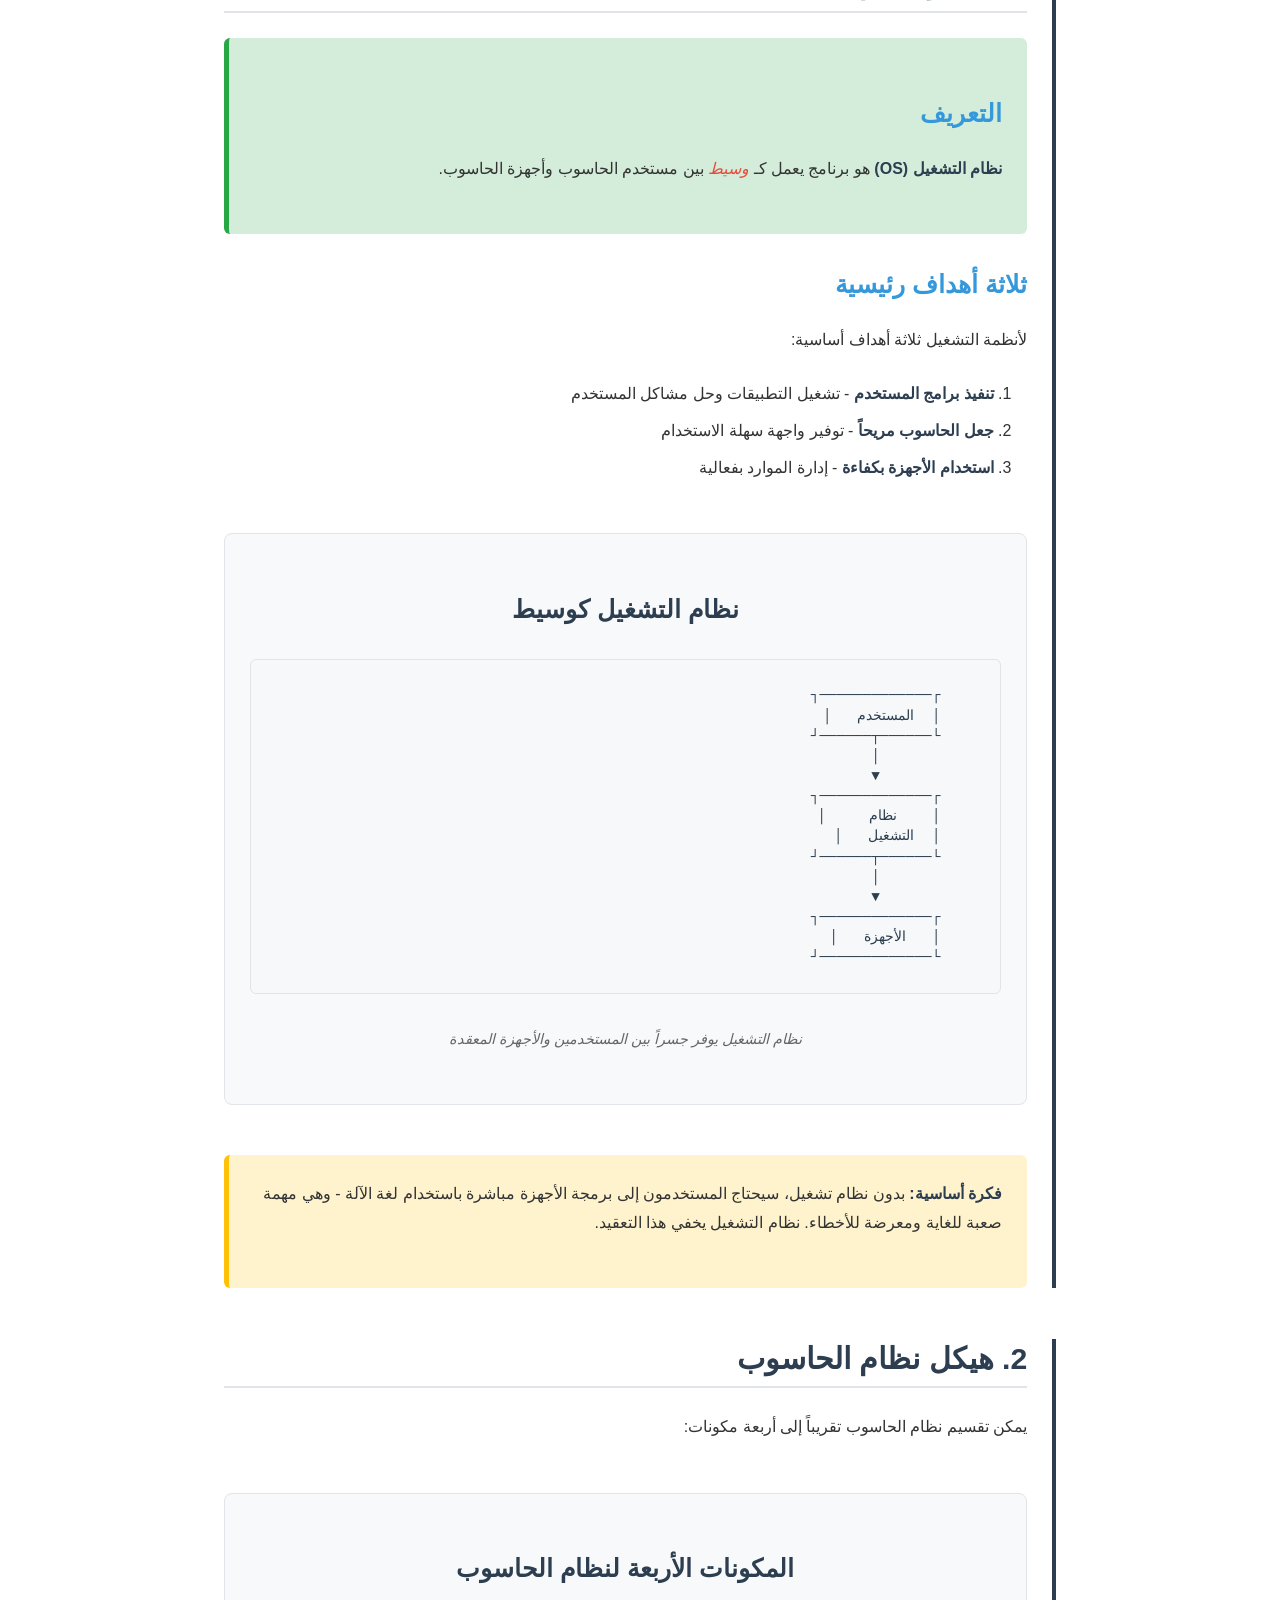
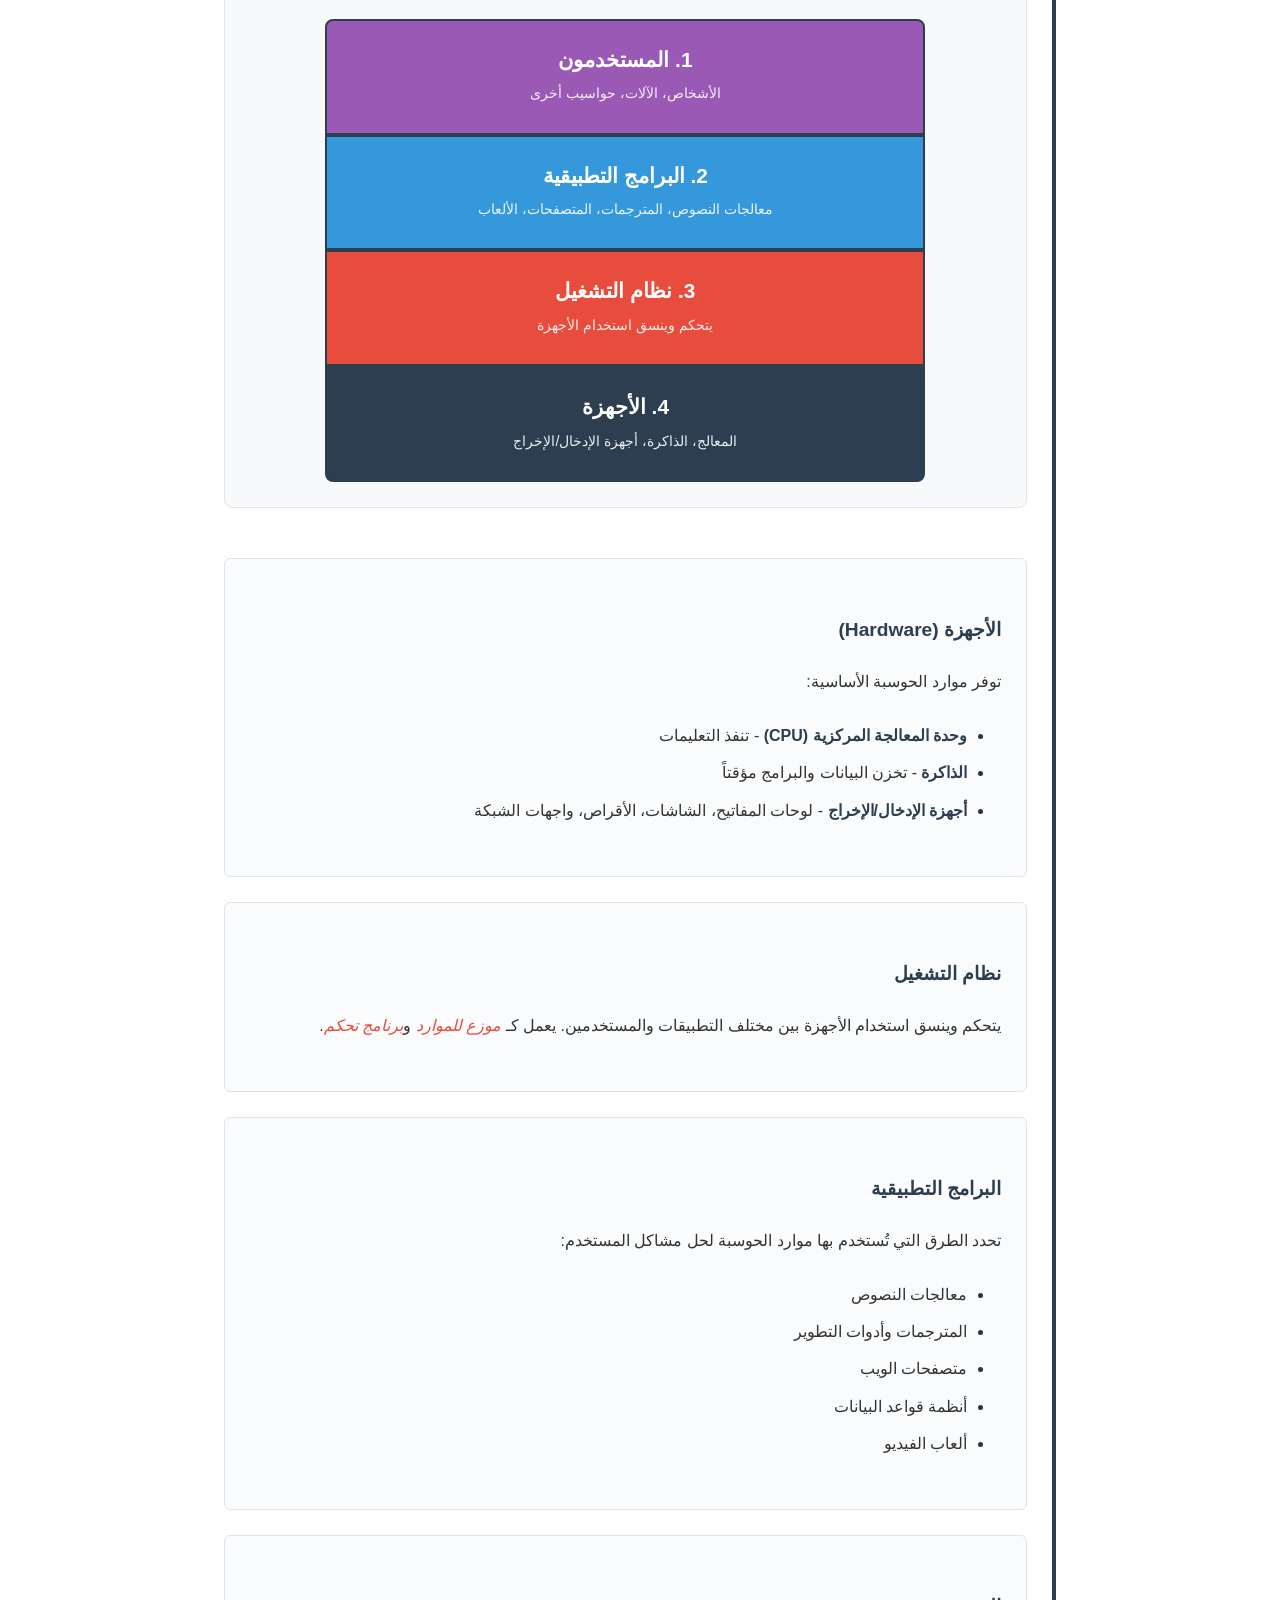
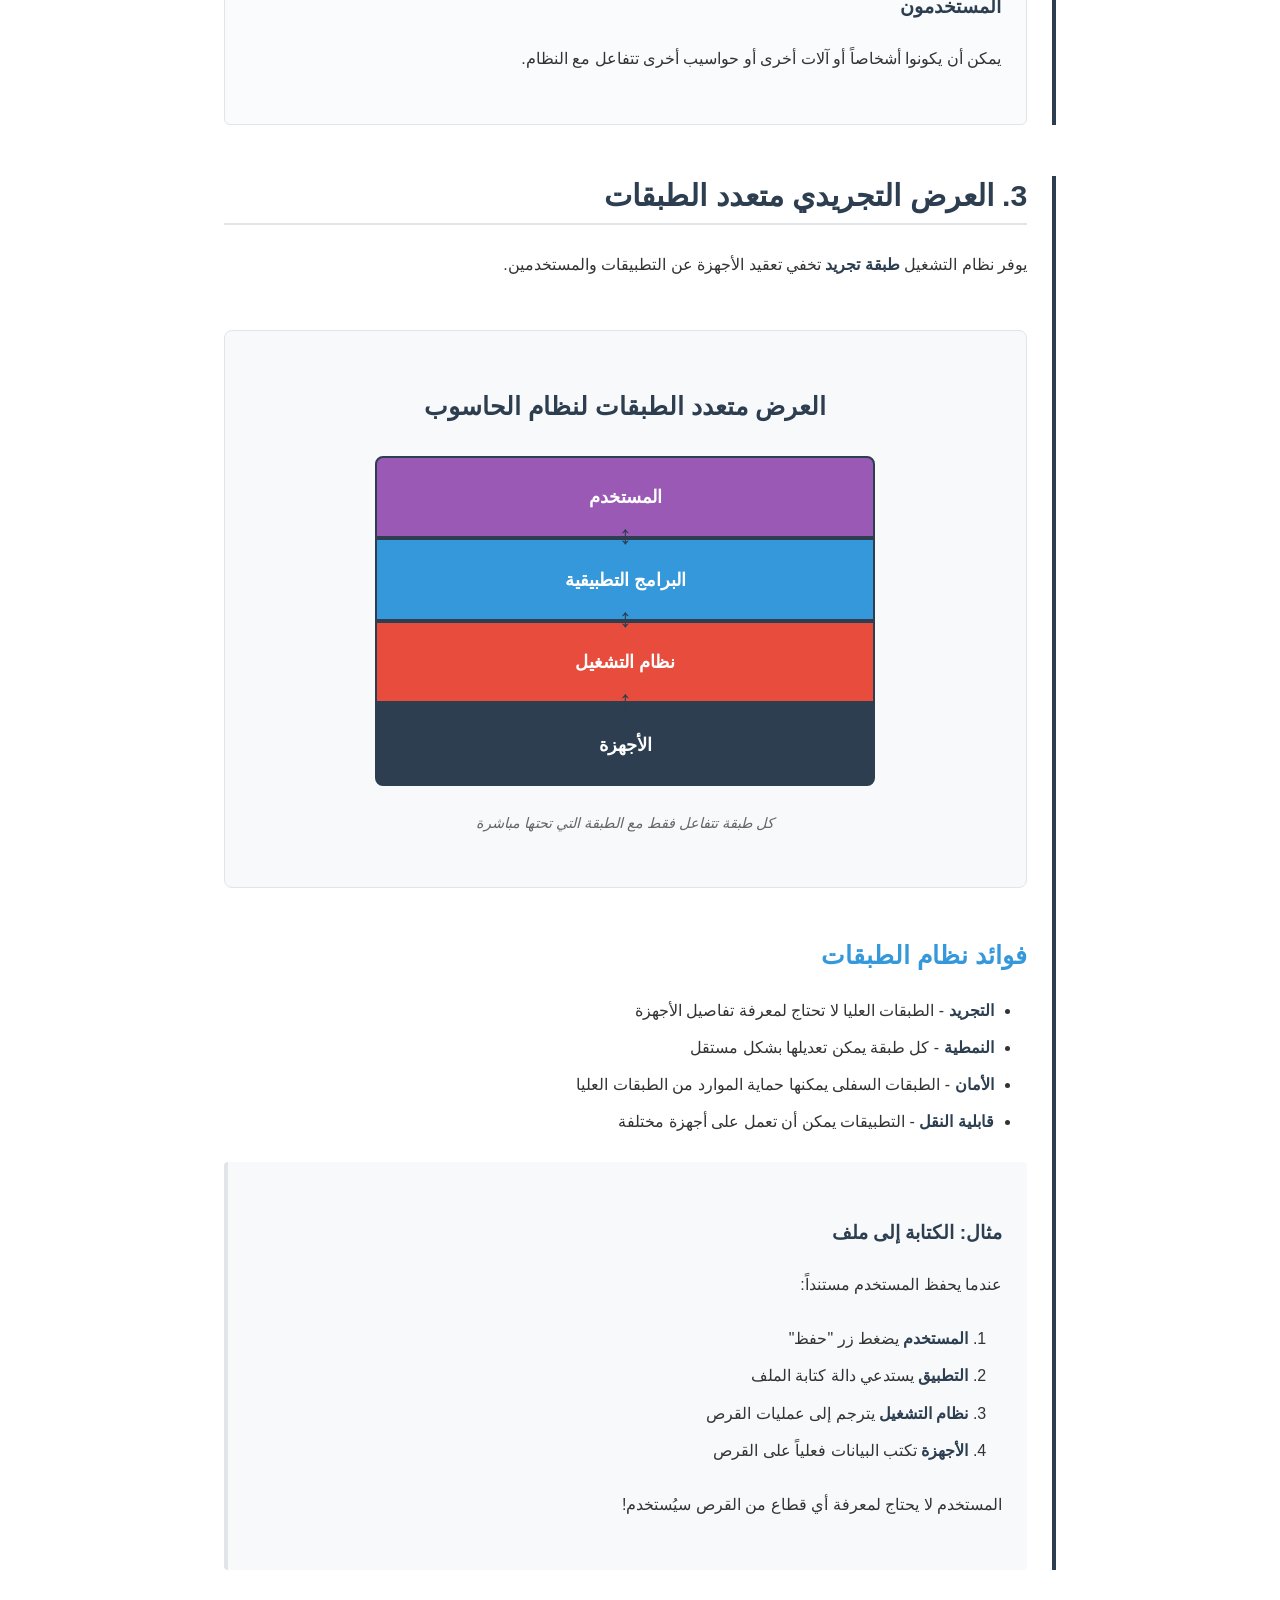
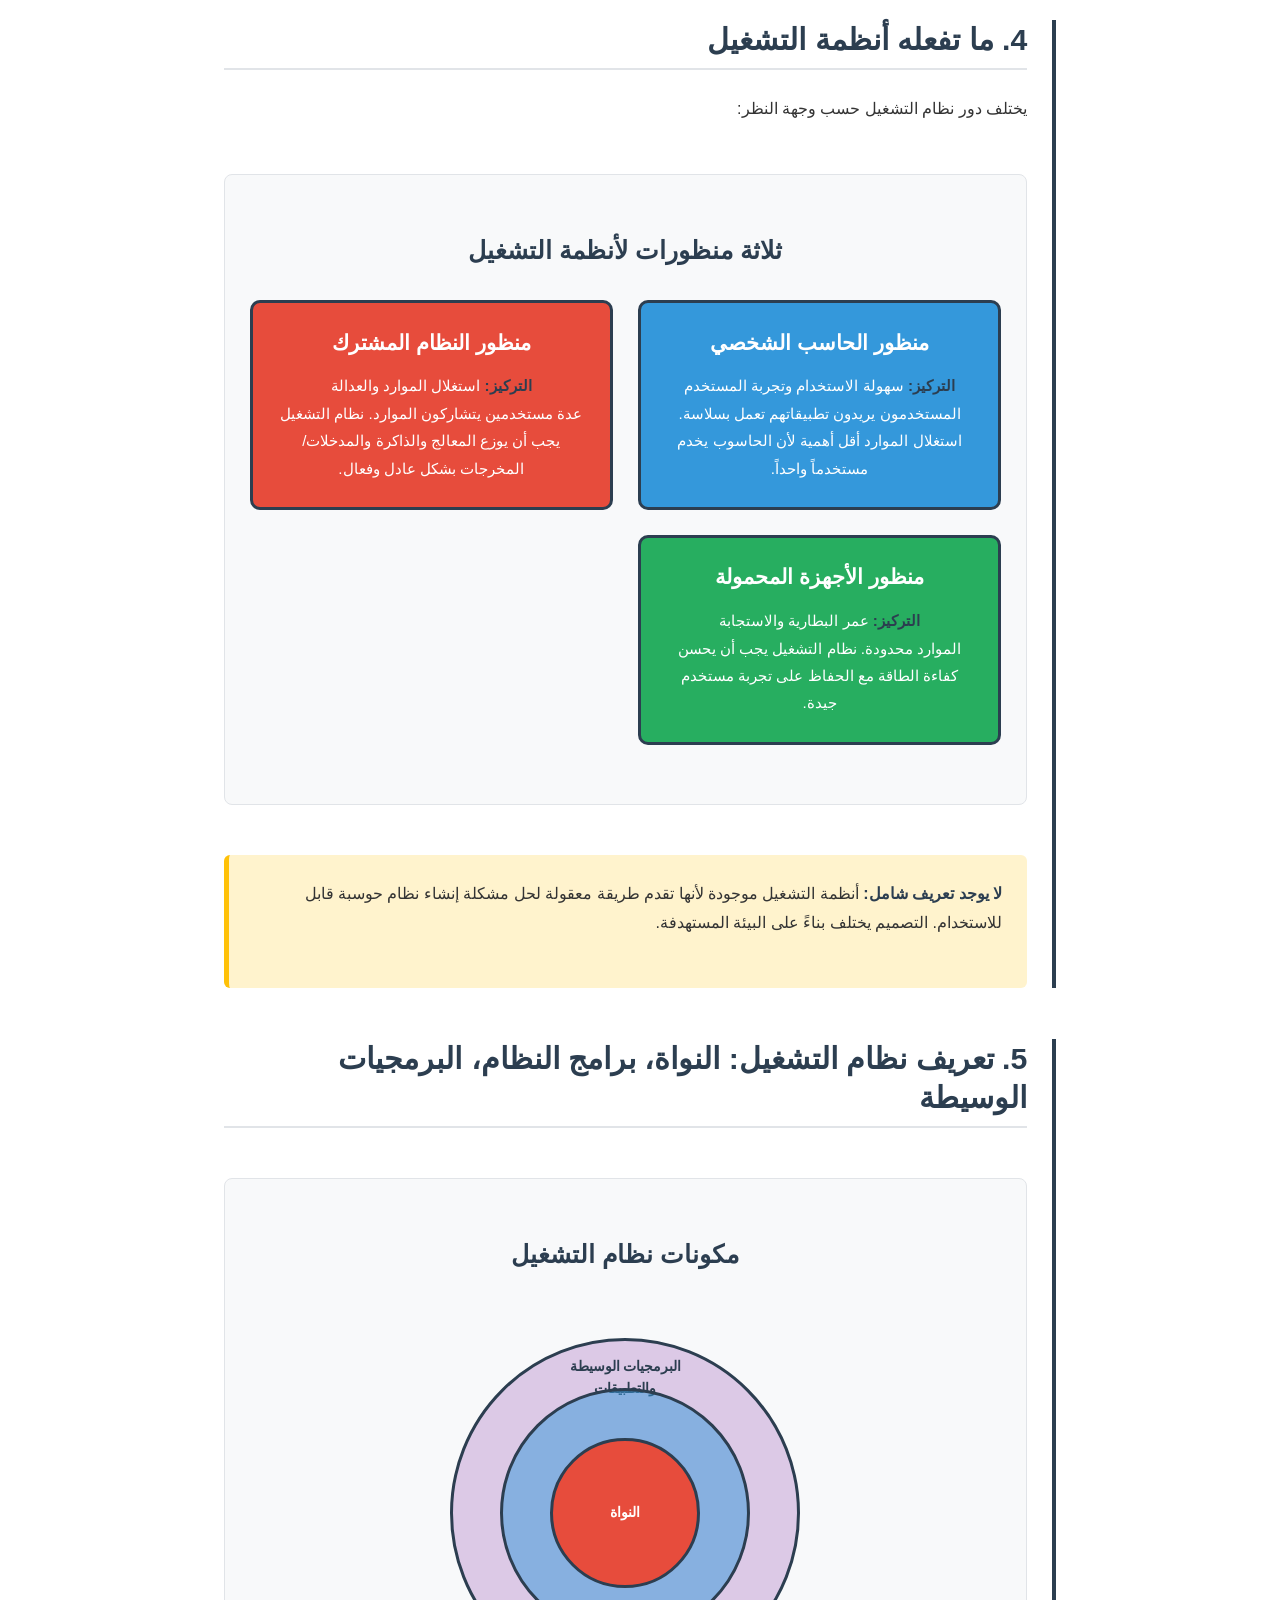
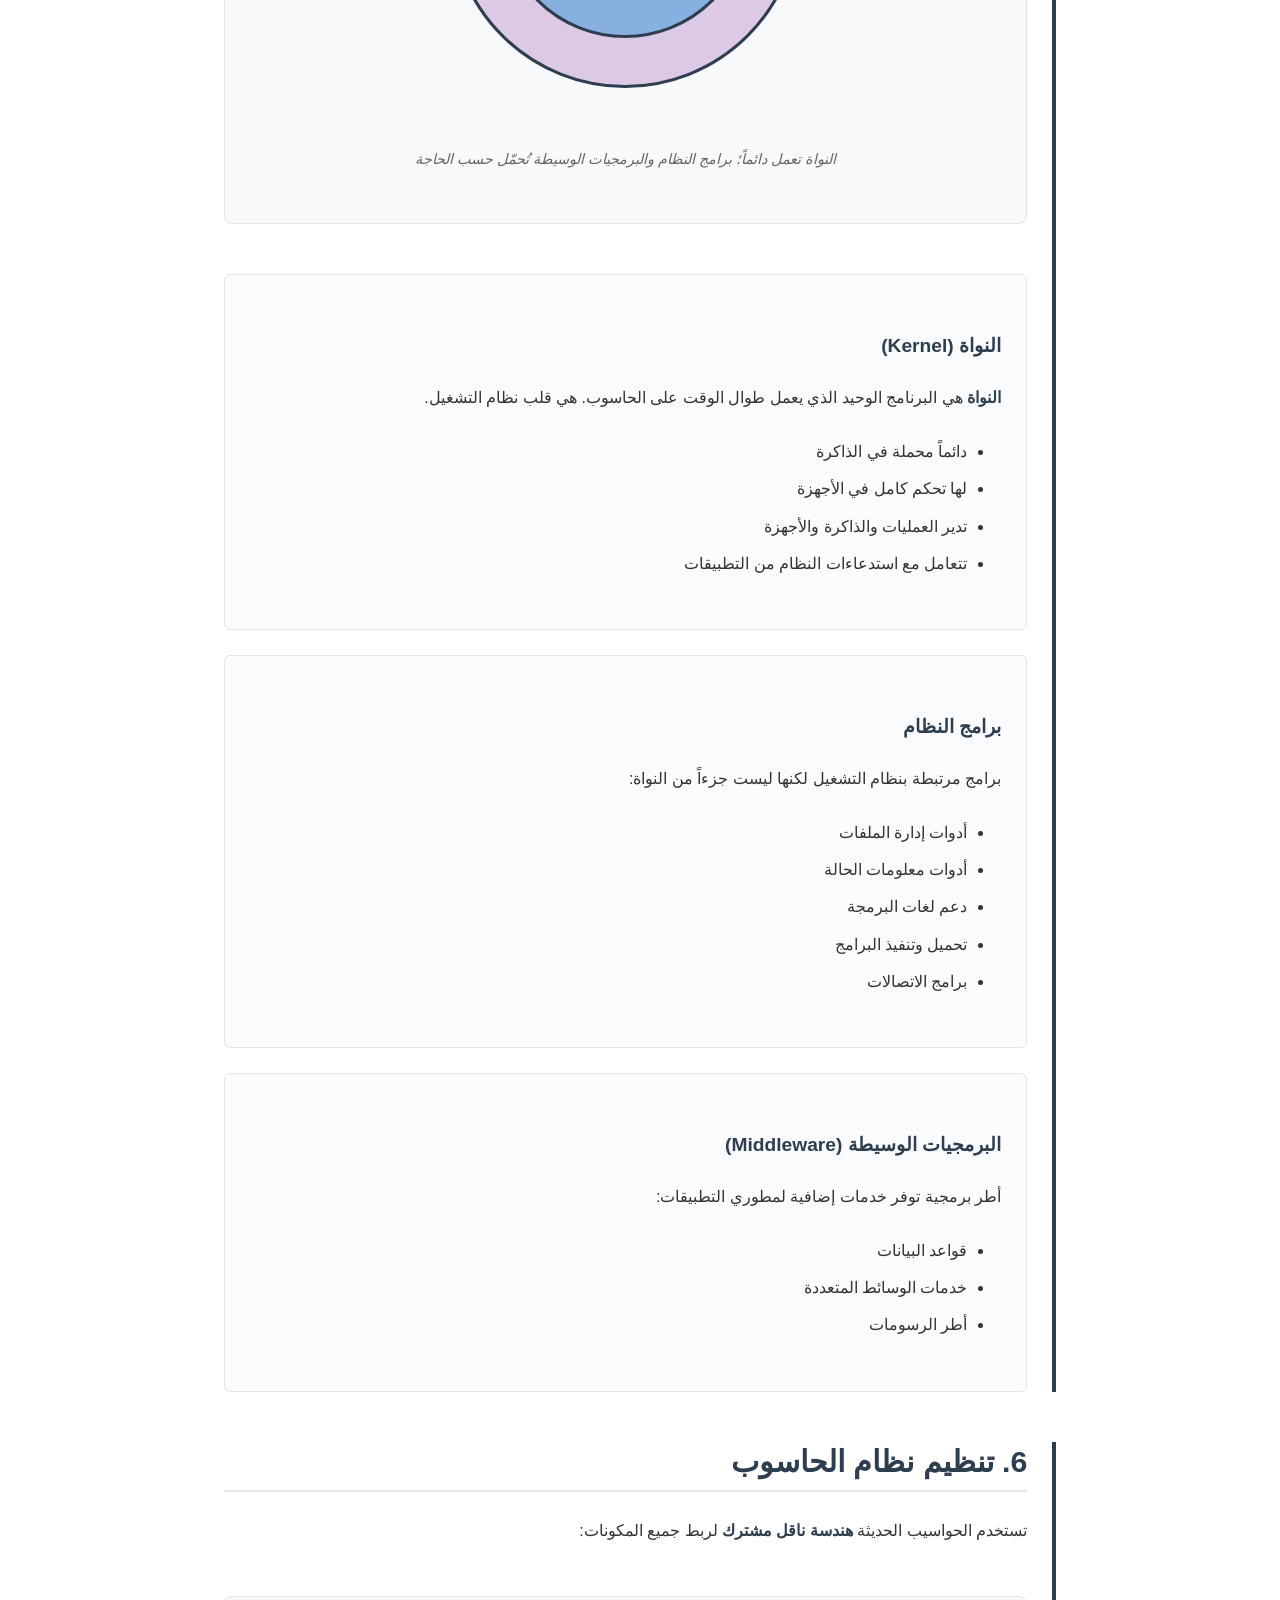
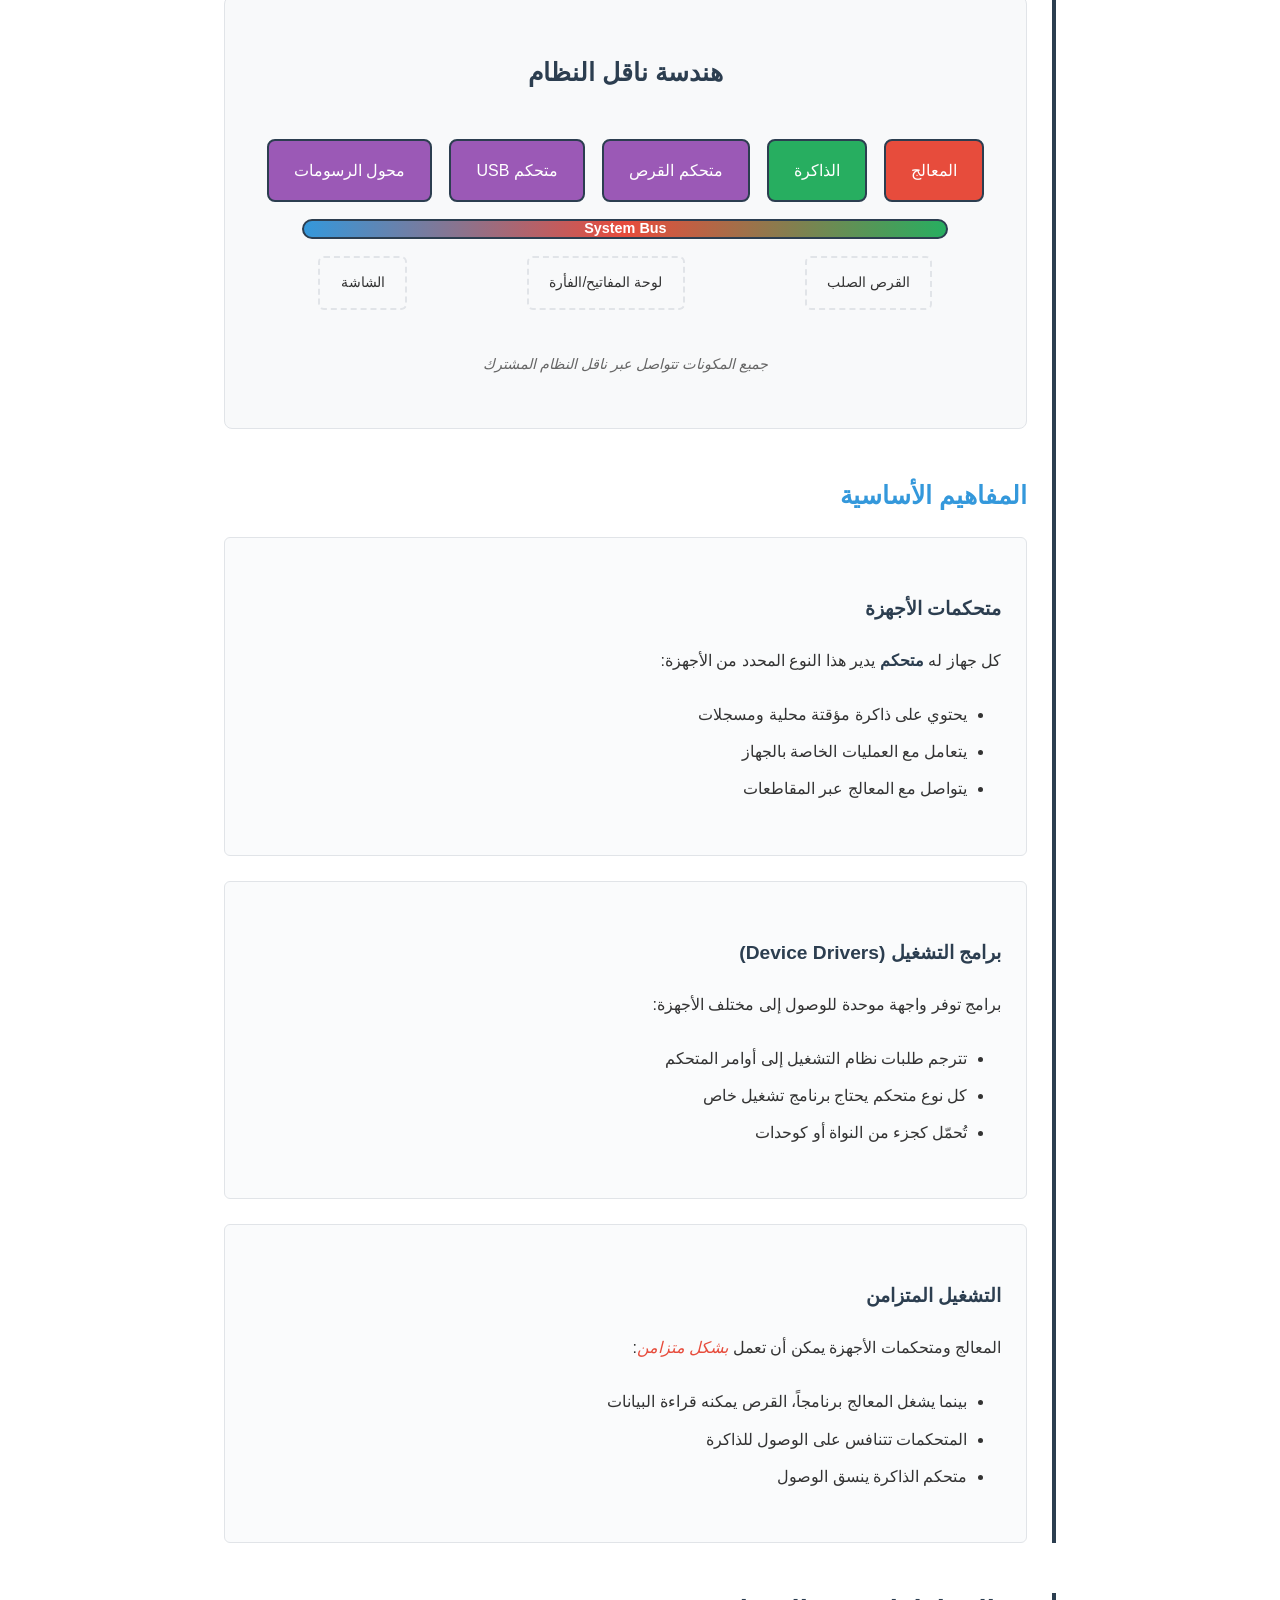
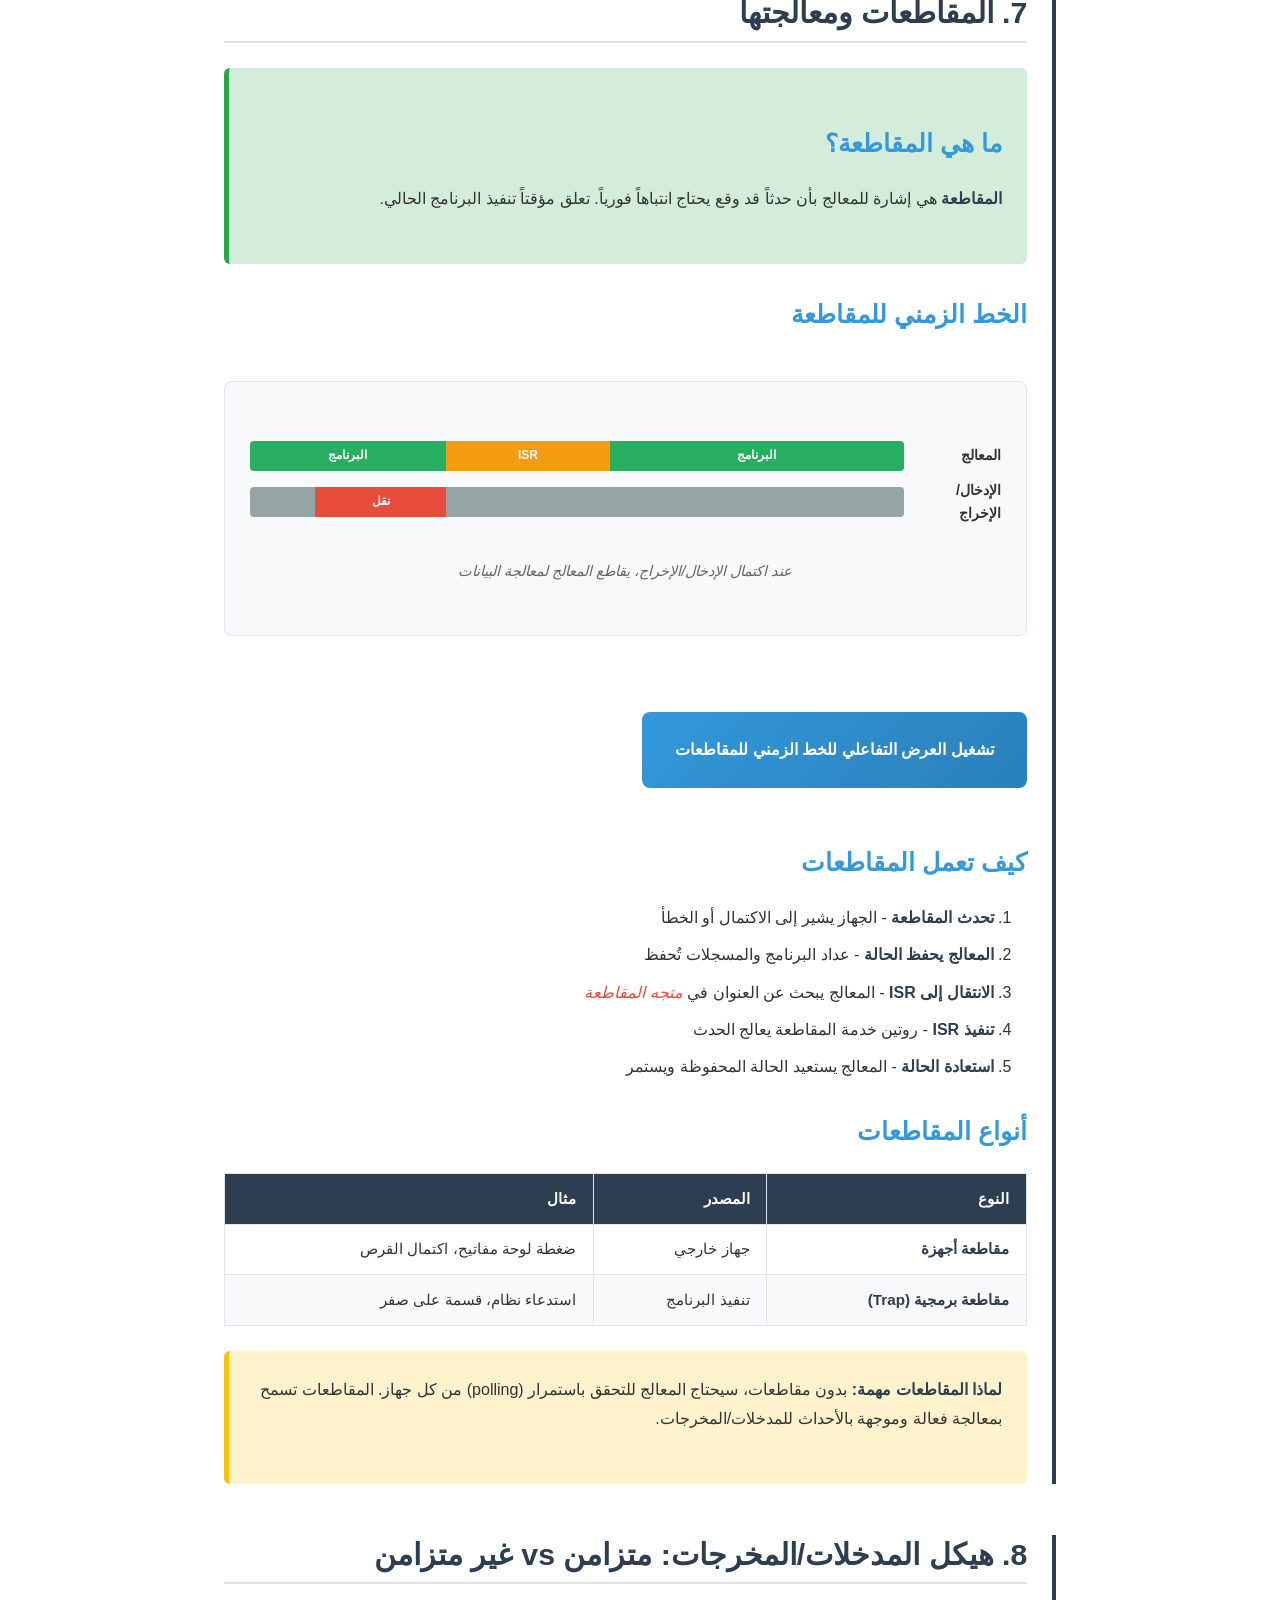
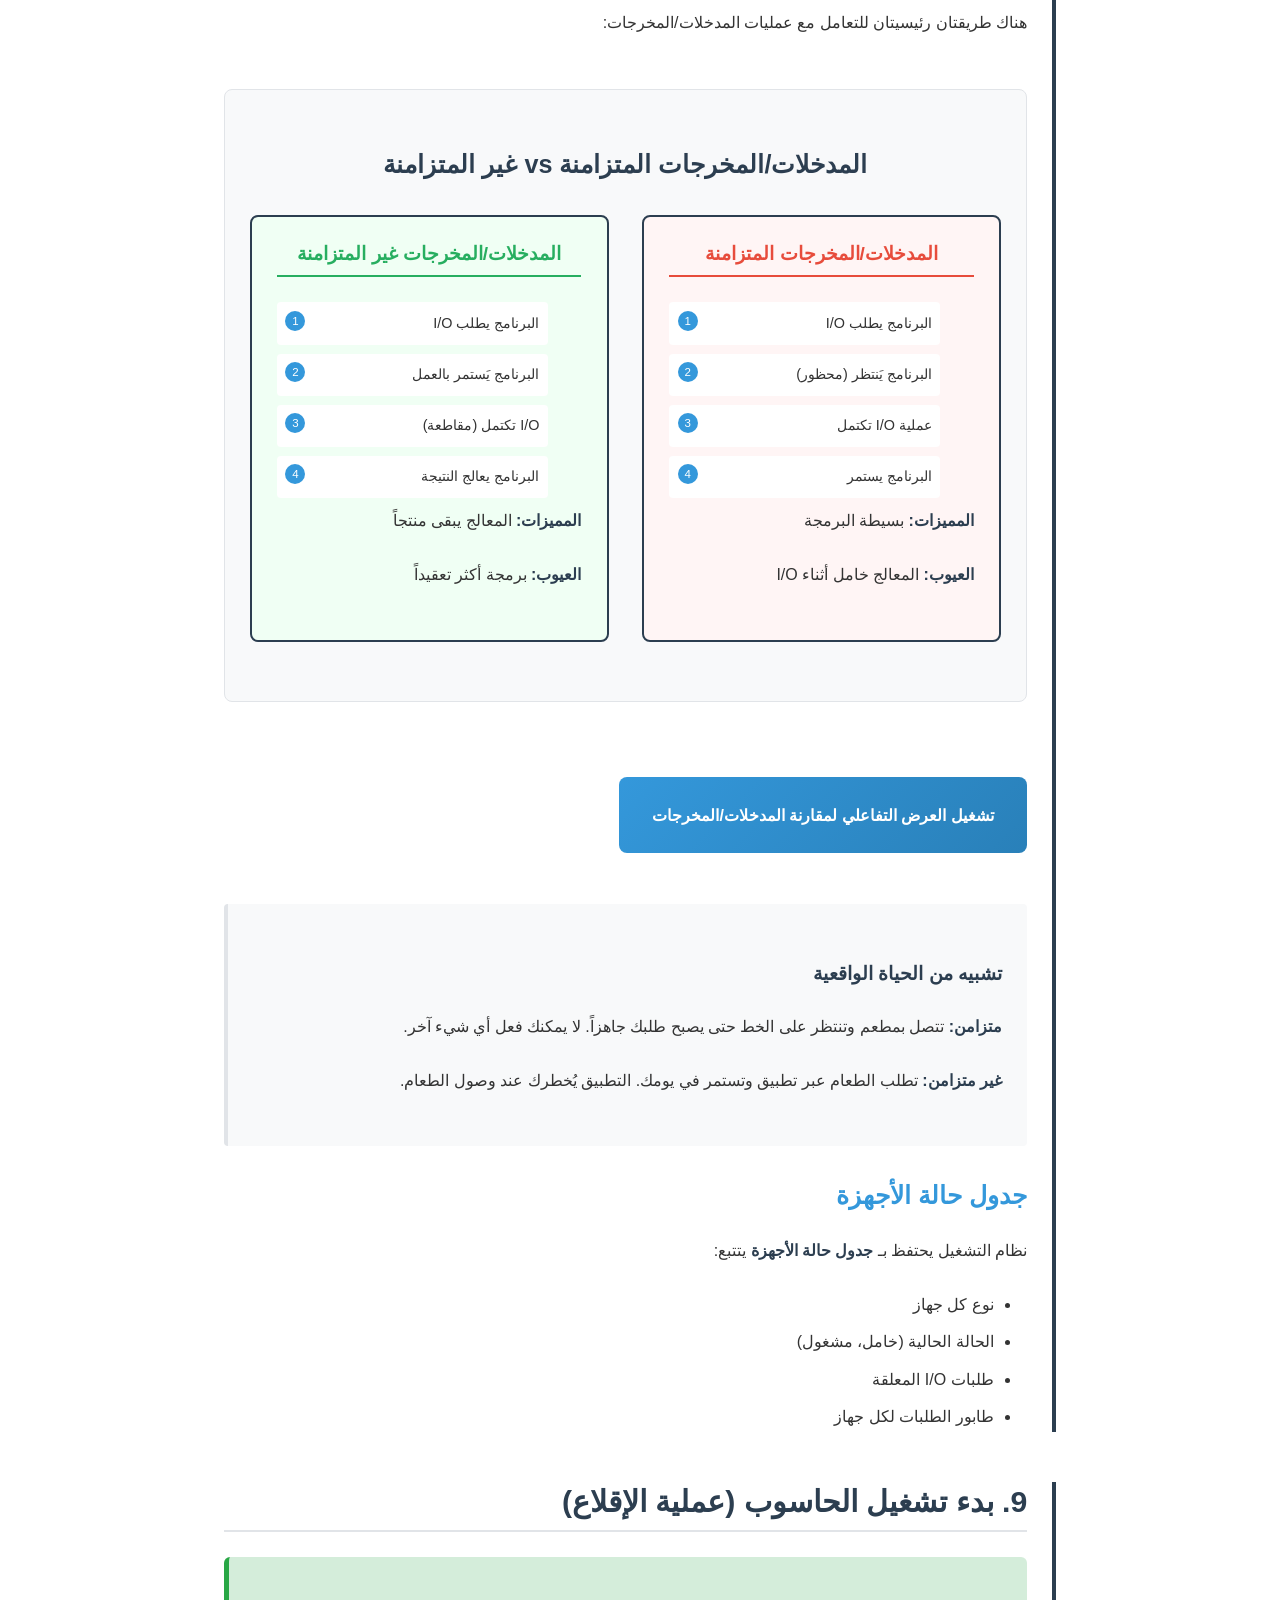
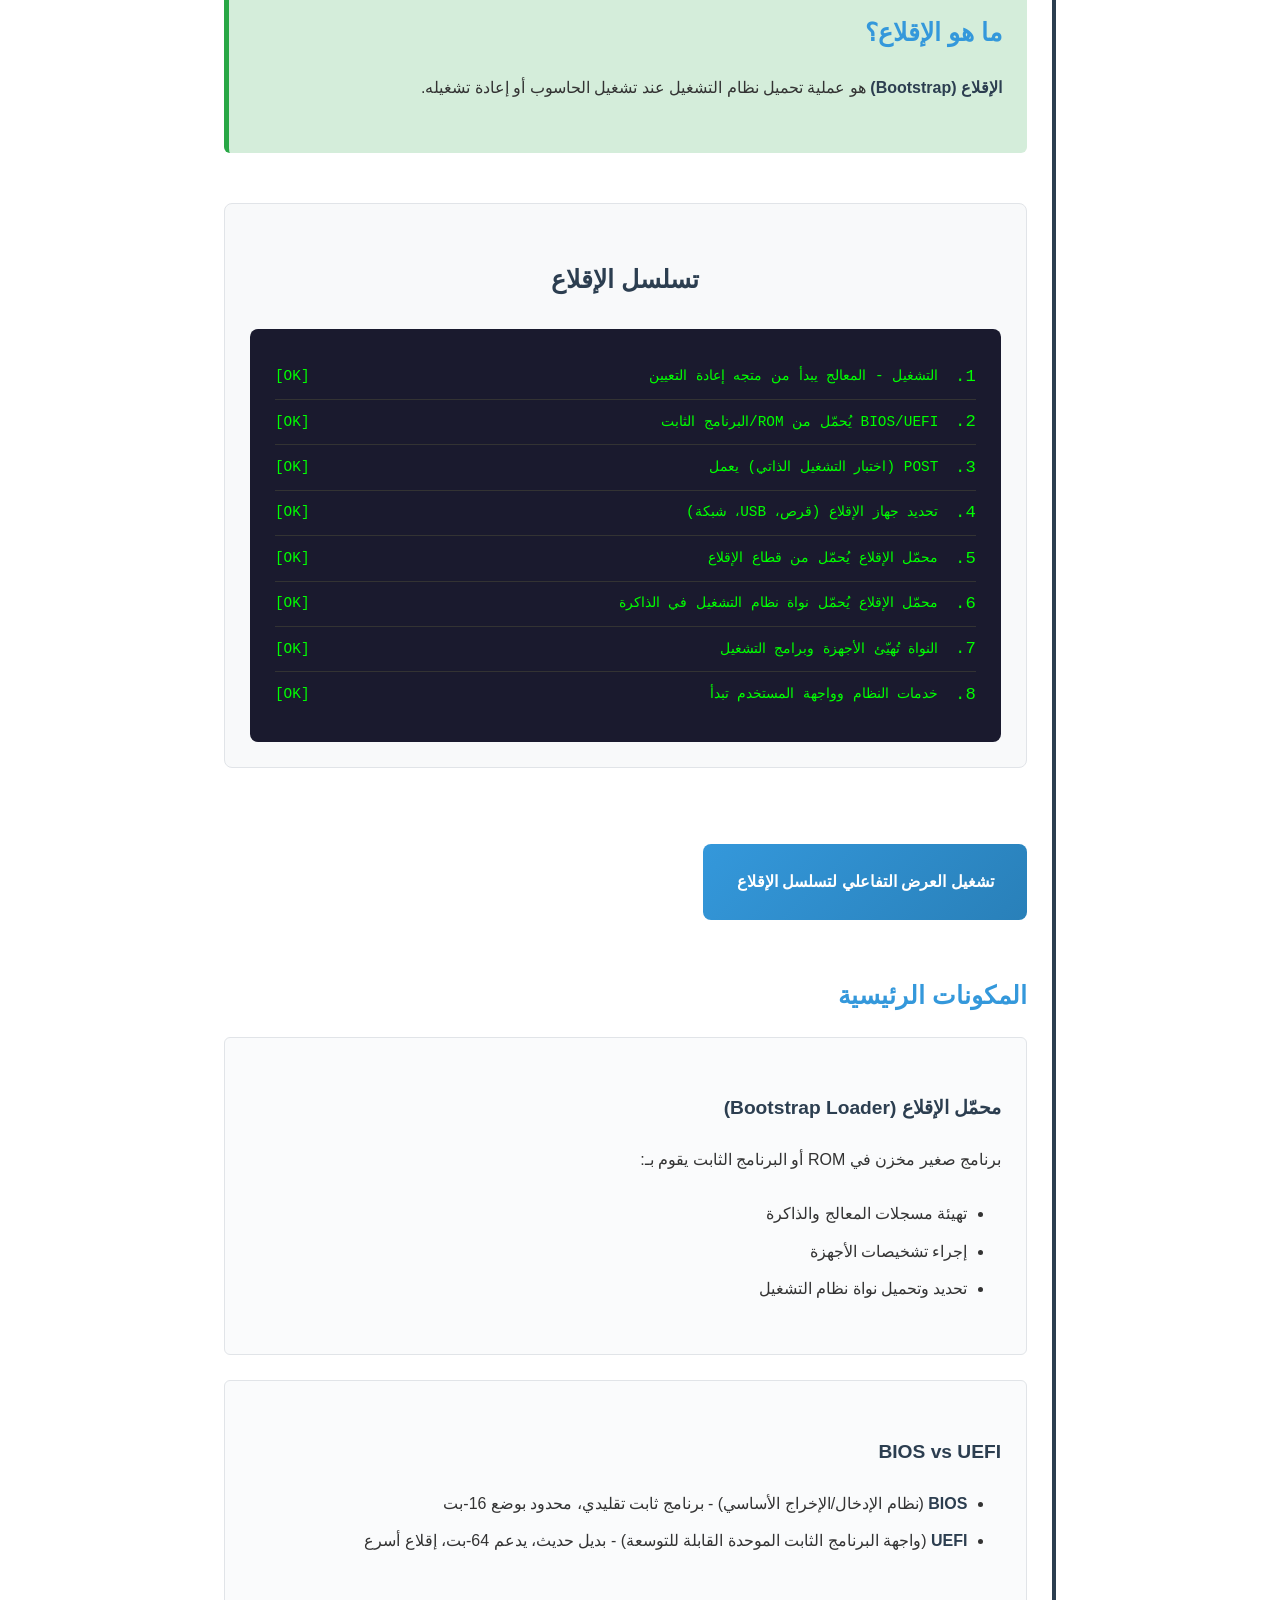
<file: weeks/week1_ar.html>
<!DOCTYPE html>
<html lang="ar" dir="rtl">
<head>
    <meta charset="UTF-8">
    <meta name="viewport" content="width=device-width, initial-scale=1.0">
    <title>الأسبوع الأول: مقدمة في نظم التشغيل</title>
    <link rel="stylesheet" href="../css/styles.css">
    <link href="https://fonts.googleapis.com/css2?family=Cairo:wght@400;600;700&display=swap" rel="stylesheet">
</head>
<body>
    <!-- Language Switcher -->
    <div class="language-switcher">
        <a href="week1.html" class="lang-button" title="Switch to English">English</a>
    </div>

    <header>
        <h1>مقدمة في نظم التشغيل</h1>
        <p class="subtitle">الأسبوع الأول: الأساسيات وتنظيم نظام الحاسوب</p>
    </header>

    <nav class="table-of-contents no-print">
        <h2>المحتويات</h2>
        <ul>
            <li><a href="#objectives">أهداف التعلم</a></li>
            <li><a href="#what-is-os">1. ما هو نظام التشغيل؟</a></li>
            <li><a href="#system-structure">2. هيكل نظام الحاسوب</a></li>
            <li><a href="#layered-view">3. العرض التجريدي متعدد الطبقات</a></li>
            <li><a href="#os-perspectives">4. ما تفعله أنظمة التشغيل</a></li>
            <li><a href="#os-definition">5. تعريف نظام التشغيل</a></li>
            <li><a href="#system-organization">6. تنظيم نظام الحاسوب</a></li>
            <li><a href="#interrupts">7. المقاطعات ومعالجتها</a></li>
            <li><a href="#io-structure">8. هيكل المدخلات/المخرجات</a></li>
            <li><a href="#bootstrap">9. بدء تشغيل الحاسوب</a></li>
            <li><a href="#summary">الملخص</a></li>
        </ul>
    </nav>

    <main>
        <!-- Learning Objectives -->
        <section id="objectives" class="learning-objectives">
            <h2>أهداف التعلم</h2>
            <p>بنهاية هذه الجلسة، ستكون قادراً على:</p>
            <ul>
                <li>تعريف ما هو نظام التشغيل وشرح دوره</li>
                <li>تحديد المكونات الأربعة لنظام الحاسوب</li>
                <li>وصف العرض التجريدي متعدد الطبقات لنظام الحاسوب</li>
                <li>شرح ثلاثة منظورات مختلفة لما تفعله أنظمة التشغيل</li>
                <li>التمييز بين النواة وبرامج النظام والبرمجيات الوسيطة</li>
                <li>فهم تنظيم نظام الحاسوب وناقل النظام</li>
                <li>شرح كيف تعمل المقاطعات ولماذا هي مهمة</li>
                <li>مقارنة عمليات المدخلات/المخرجات المتزامنة وغير المتزامنة</li>
                <li>وصف عملية إقلاع الحاسوب</li>
            </ul>
        </section>

        <!-- Section 1: What is an Operating System? -->
        <section id="what-is-os" class="content-section">
            <h2>1. ما هو نظام التشغيل؟</h2>

            <div class="definition">
                <h3>التعريف</h3>
                <p><strong>نظام التشغيل (OS)</strong> هو برنامج يعمل كـ <em>وسيط</em> بين مستخدم الحاسوب وأجهزة الحاسوب.</p>
            </div>

            <h3>ثلاثة أهداف رئيسية</h3>
            <p>لأنظمة التشغيل ثلاثة أهداف أساسية:</p>
            <ol>
                <li><strong>تنفيذ برامج المستخدم</strong> - تشغيل التطبيقات وحل مشاكل المستخدم</li>
                <li><strong>جعل الحاسوب مريحاً</strong> - توفير واجهة سهلة الاستخدام</li>
                <li><strong>استخدام الأجهزة بكفاءة</strong> - إدارة الموارد بفعالية</li>
            </ol>

            <div class="diagram-container">
                <div class="diagram-title-section">
                    <h3 class="diagram-title">نظام التشغيل كوسيط</h3>
                </div>
                <div class="diagram-code">
                    <pre><code>    ┌─────────────┐
    │  المستخدم   │
    └──────┬──────┘
           │
           ▼
    ┌─────────────┐
    │    نظام     │
    │  التشغيل   │
    └──────┬──────┘
           │
           ▼
    ┌─────────────┐
    │   الأجهزة   │
    └─────────────┘</code></pre>
                </div>
                <p class="diagram-note">نظام التشغيل يوفر جسراً بين المستخدمين والأجهزة المعقدة</p>
            </div>

            <div class="key-message">
                <p><strong>فكرة أساسية:</strong> بدون نظام تشغيل، سيحتاج المستخدمون إلى برمجة الأجهزة مباشرة باستخدام لغة الآلة - وهي مهمة صعبة للغاية ومعرضة للأخطاء. نظام التشغيل يخفي هذا التعقيد.</p>
            </div>
        </section>

        <!-- Section 2: Computer System Structure -->
        <section id="system-structure" class="content-section">
            <h2>2. هيكل نظام الحاسوب</h2>

            <p>يمكن تقسيم نظام الحاسوب تقريباً إلى أربعة مكونات:</p>

            <div class="diagram-container">
                <div class="diagram-title-section">
                    <h3 class="diagram-title">المكونات الأربعة لنظام الحاسوب</h3>
                </div>
                <div class="four-components-grid">
                    <div class="component-layer layer-users">
                        <h4>1. المستخدمون</h4>
                        <p>الأشخاص، الآلات، حواسيب أخرى</p>
                    </div>
                    <div class="component-layer layer-applications">
                        <h4>2. البرامج التطبيقية</h4>
                        <p>معالجات النصوص، المترجمات، المتصفحات، الألعاب</p>
                    </div>
                    <div class="component-layer layer-os">
                        <h4>3. نظام التشغيل</h4>
                        <p>يتحكم وينسق استخدام الأجهزة</p>
                    </div>
                    <div class="component-layer layer-hardware">
                        <h4>4. الأجهزة</h4>
                        <p>المعالج، الذاكرة، أجهزة الإدخال/الإخراج</p>
                    </div>
                </div>
            </div>

            <article class="os-component">
                <h4>الأجهزة (Hardware)</h4>
                <p>توفر موارد الحوسبة الأساسية:</p>
                <ul>
                    <li><strong>وحدة المعالجة المركزية (CPU)</strong> - تنفذ التعليمات</li>
                    <li><strong>الذاكرة</strong> - تخزن البيانات والبرامج مؤقتاً</li>
                    <li><strong>أجهزة الإدخال/الإخراج</strong> - لوحات المفاتيح، الشاشات، الأقراص، واجهات الشبكة</li>
                </ul>
            </article>

            <article class="os-component">
                <h4>نظام التشغيل</h4>
                <p>يتحكم وينسق استخدام الأجهزة بين مختلف التطبيقات والمستخدمين. يعمل كـ <em>موزع للموارد</em> و<em>برنامج تحكم</em>.</p>
            </article>

            <article class="os-component">
                <h4>البرامج التطبيقية</h4>
                <p>تحدد الطرق التي تُستخدم بها موارد الحوسبة لحل مشاكل المستخدم:</p>
                <ul>
                    <li>معالجات النصوص</li>
                    <li>المترجمات وأدوات التطوير</li>
                    <li>متصفحات الويب</li>
                    <li>أنظمة قواعد البيانات</li>
                    <li>ألعاب الفيديو</li>
                </ul>
            </article>

            <article class="os-component">
                <h4>المستخدمون</h4>
                <p>يمكن أن يكونوا أشخاصاً أو آلات أخرى أو حواسيب أخرى تتفاعل مع النظام.</p>
            </article>
        </section>

        <!-- Section 3: Abstract Layered View -->
        <section id="layered-view" class="content-section">
            <h2>3. العرض التجريدي متعدد الطبقات</h2>

            <p>يوفر نظام التشغيل <strong>طبقة تجريد</strong> تخفي تعقيد الأجهزة عن التطبيقات والمستخدمين.</p>

            <div class="diagram-container">
                <div class="diagram-title-section">
                    <h3 class="diagram-title">العرض متعدد الطبقات لنظام الحاسوب</h3>
                </div>
                <div class="layered-view">
                    <div class="layer-item" style="background: #9b59b6; border-radius: 8px 8px 0 0;">المستخدم</div>
                    <div class="layer-item" style="background: #3498db;">البرامج التطبيقية</div>
                    <div class="layer-item" style="background: #e74c3c;">نظام التشغيل</div>
                    <div class="layer-item" style="background: #2c3e50; border-radius: 0 0 8px 8px;">الأجهزة</div>
                </div>
                <p class="diagram-note">كل طبقة تتفاعل فقط مع الطبقة التي تحتها مباشرة</p>
            </div>

            <h3>فوائد نظام الطبقات</h3>
            <ul>
                <li><strong>التجريد</strong> - الطبقات العليا لا تحتاج لمعرفة تفاصيل الأجهزة</li>
                <li><strong>النمطية</strong> - كل طبقة يمكن تعديلها بشكل مستقل</li>
                <li><strong>الأمان</strong> - الطبقات السفلى يمكنها حماية الموارد من الطبقات العليا</li>
                <li><strong>قابلية النقل</strong> - التطبيقات يمكن أن تعمل على أجهزة مختلفة</li>
            </ul>

            <div class="example">
                <h4>مثال: الكتابة إلى ملف</h4>
                <p>عندما يحفظ المستخدم مستنداً:</p>
                <ol>
                    <li><strong>المستخدم</strong> يضغط زر "حفظ"</li>
                    <li><strong>التطبيق</strong> يستدعي دالة كتابة الملف</li>
                    <li><strong>نظام التشغيل</strong> يترجم إلى عمليات القرص</li>
                    <li><strong>الأجهزة</strong> تكتب البيانات فعلياً على القرص</li>
                </ol>
                <p>المستخدم لا يحتاج لمعرفة أي قطاع من القرص سيُستخدم!</p>
            </div>
        </section>

        <!-- Section 4: What Operating Systems Do -->
        <section id="os-perspectives" class="content-section">
            <h2>4. ما تفعله أنظمة التشغيل</h2>

            <p>يختلف دور نظام التشغيل حسب وجهة النظر:</p>

            <div class="diagram-container">
                <div class="diagram-title-section">
                    <h3 class="diagram-title">ثلاثة منظورات لأنظمة التشغيل</h3>
                </div>
                <div class="three-perspectives-grid">
                    <div class="perspective-card perspective-pc">
                        <h4>منظور الحاسب الشخصي</h4>
                        <p><strong>التركيز:</strong> سهولة الاستخدام وتجربة المستخدم</p>
                        <p>المستخدمون يريدون تطبيقاتهم تعمل بسلاسة. استغلال الموارد أقل أهمية لأن الحاسوب يخدم مستخدماً واحداً.</p>
                    </div>
                    <div class="perspective-card perspective-shared">
                        <h4>منظور النظام المشترك</h4>
                        <p><strong>التركيز:</strong> استغلال الموارد والعدالة</p>
                        <p>عدة مستخدمين يتشاركون الموارد. نظام التشغيل يجب أن يوزع المعالج والذاكرة والمدخلات/المخرجات بشكل عادل وفعال.</p>
                    </div>
                    <div class="perspective-card perspective-mobile">
                        <h4>منظور الأجهزة المحمولة</h4>
                        <p><strong>التركيز:</strong> عمر البطارية والاستجابة</p>
                        <p>الموارد محدودة. نظام التشغيل يجب أن يحسن كفاءة الطاقة مع الحفاظ على تجربة مستخدم جيدة.</p>
                    </div>
                </div>
            </div>

            <div class="key-message">
                <p><strong>لا يوجد تعريف شامل:</strong> أنظمة التشغيل موجودة لأنها تقدم طريقة معقولة لحل مشكلة إنشاء نظام حوسبة قابل للاستخدام. التصميم يختلف بناءً على البيئة المستهدفة.</p>
            </div>
        </section>

        <!-- Section 5: OS Definition -->
        <section id="os-definition" class="content-section">
            <h2>5. تعريف نظام التشغيل: النواة، برامج النظام، البرمجيات الوسيطة</h2>

            <div class="diagram-container">
                <div class="diagram-title-section">
                    <h3 class="diagram-title">مكونات نظام التشغيل</h3>
                </div>
                <div class="os-circles-container">
                    <div class="os-circles">
                        <div class="circle circle-outer">
                            <span class="circle-label label-middleware">البرمجيات الوسيطة والتطبيقات</span>
                        </div>
                        <div class="circle circle-middle">
                            <span class="circle-label label-system">برامج النظام</span>
                        </div>
                        <div class="circle circle-inner">
                            <span class="circle-label label-kernel">النواة</span>
                        </div>
                    </div>
                </div>
                <p class="diagram-note">النواة تعمل دائماً؛ برامج النظام والبرمجيات الوسيطة تُحمّل حسب الحاجة</p>
            </div>

            <article class="os-component">
                <h4>النواة (Kernel)</h4>
                <p><strong>النواة</strong> هي البرنامج الوحيد الذي يعمل طوال الوقت على الحاسوب. هي قلب نظام التشغيل.</p>
                <ul>
                    <li>دائماً محملة في الذاكرة</li>
                    <li>لها تحكم كامل في الأجهزة</li>
                    <li>تدير العمليات والذاكرة والأجهزة</li>
                    <li>تتعامل مع استدعاءات النظام من التطبيقات</li>
                </ul>
            </article>

            <article class="os-component">
                <h4>برامج النظام</h4>
                <p>برامج مرتبطة بنظام التشغيل لكنها ليست جزءاً من النواة:</p>
                <ul>
                    <li>أدوات إدارة الملفات</li>
                    <li>أدوات معلومات الحالة</li>
                    <li>دعم لغات البرمجة</li>
                    <li>تحميل وتنفيذ البرامج</li>
                    <li>برامج الاتصالات</li>
                </ul>
            </article>

            <article class="os-component">
                <h4>البرمجيات الوسيطة (Middleware)</h4>
                <p>أطر برمجية توفر خدمات إضافية لمطوري التطبيقات:</p>
                <ul>
                    <li>قواعد البيانات</li>
                    <li>خدمات الوسائط المتعددة</li>
                    <li>أطر الرسومات</li>
                </ul>
            </article>
        </section>

        <!-- Section 6: Computer System Organization -->
        <section id="system-organization" class="content-section">
            <h2>6. تنظيم نظام الحاسوب</h2>

            <p>تستخدم الحواسيب الحديثة <strong>هندسة ناقل مشترك</strong> لربط جميع المكونات:</p>

            <div class="diagram-container">
                <div class="diagram-title-section">
                    <h3 class="diagram-title">هندسة ناقل النظام</h3>
                </div>
                <div class="bus-diagram">
                    <div class="bus-components">
                        <div class="bus-component cpu">المعالج</div>
                        <div class="bus-component memory">الذاكرة</div>
                        <div class="bus-component controller">متحكم القرص</div>
                        <div class="bus-component controller">متحكم USB</div>
                        <div class="bus-component controller">محول الرسومات</div>
                    </div>
                    <div class="bus-line"></div>
                    <div class="devices-row">
                        <div class="device">القرص الصلب</div>
                        <div class="device">لوحة المفاتيح/الفأرة</div>
                        <div class="device">الشاشة</div>
                    </div>
                </div>
                <p class="diagram-note">جميع المكونات تتواصل عبر ناقل النظام المشترك</p>
            </div>

            <h3>المفاهيم الأساسية</h3>

            <article class="os-component">
                <h4>متحكمات الأجهزة</h4>
                <p>كل جهاز له <strong>متحكم</strong> يدير هذا النوع المحدد من الأجهزة:</p>
                <ul>
                    <li>يحتوي على ذاكرة مؤقتة محلية ومسجلات</li>
                    <li>يتعامل مع العمليات الخاصة بالجهاز</li>
                    <li>يتواصل مع المعالج عبر المقاطعات</li>
                </ul>
            </article>

            <article class="os-component">
                <h4>برامج التشغيل (Device Drivers)</h4>
                <p>برامج توفر واجهة موحدة للوصول إلى مختلف الأجهزة:</p>
                <ul>
                    <li>تترجم طلبات نظام التشغيل إلى أوامر المتحكم</li>
                    <li>كل نوع متحكم يحتاج برنامج تشغيل خاص</li>
                    <li>تُحمّل كجزء من النواة أو كوحدات</li>
                </ul>
            </article>

            <article class="os-component">
                <h4>التشغيل المتزامن</h4>
                <p>المعالج ومتحكمات الأجهزة يمكن أن تعمل <em>بشكل متزامن</em>:</p>
                <ul>
                    <li>بينما يشغل المعالج برنامجاً، القرص يمكنه قراءة البيانات</li>
                    <li>المتحكمات تتنافس على الوصول للذاكرة</li>
                    <li>متحكم الذاكرة ينسق الوصول</li>
                </ul>
            </article>
        </section>

        <!-- Section 7: Interrupts -->
        <section id="interrupts" class="content-section">
            <h2>7. المقاطعات ومعالجتها</h2>

            <div class="definition">
                <h3>ما هي المقاطعة؟</h3>
                <p><strong>المقاطعة</strong> هي إشارة للمعالج بأن حدثاً قد وقع يحتاج انتباهاً فورياً. تعلق مؤقتاً تنفيذ البرنامج الحالي.</p>
            </div>

            <h3>الخط الزمني للمقاطعة</h3>
            <div class="diagram-container">
                <div class="interrupt-timeline">
                    <div class="timeline-row">
                        <span class="timeline-label">المعالج</span>
                        <div class="timeline-bar">
                            <div class="timeline-segment segment-running" style="left: 0; width: 30%;">البرنامج</div>
                            <div class="timeline-segment segment-isr" style="left: 30%; width: 25%;">ISR</div>
                            <div class="timeline-segment segment-running" style="left: 55%; width: 45%;">البرنامج</div>
                        </div>
                    </div>
                    <div class="timeline-row">
                        <span class="timeline-label">الإدخال/الإخراج</span>
                        <div class="timeline-bar">
                            <div class="timeline-segment segment-waiting" style="left: 0; width: 10%;"></div>
                            <div class="timeline-segment segment-interrupt" style="left: 10%; width: 20%;">نقل</div>
                            <div class="timeline-segment segment-waiting" style="left: 30%; width: 70%;"></div>
                        </div>
                    </div>
                </div>
                <p class="diagram-note">عند اكتمال الإدخال/الإخراج، يقاطع المعالج لمعالجة البيانات</p>
            </div>

            <a href="../demos/interrupt_timeline_demo.html" class="demo-link">تشغيل العرض التفاعلي للخط الزمني للمقاطعات</a>

            <h3>كيف تعمل المقاطعات</h3>
            <ol>
                <li><strong>تحدث المقاطعة</strong> - الجهاز يشير إلى الاكتمال أو الخطأ</li>
                <li><strong>المعالج يحفظ الحالة</strong> - عداد البرنامج والمسجلات تُحفظ</li>
                <li><strong>الانتقال إلى ISR</strong> - المعالج يبحث عن العنوان في <em>متجه المقاطعة</em></li>
                <li><strong>تنفيذ ISR</strong> - روتين خدمة المقاطعة يعالج الحدث</li>
                <li><strong>استعادة الحالة</strong> - المعالج يستعيد الحالة المحفوظة ويستمر</li>
            </ol>

            <h3>أنواع المقاطعات</h3>
            <table>
                <thead>
                    <tr>
                        <th>النوع</th>
                        <th>المصدر</th>
                        <th>مثال</th>
                    </tr>
                </thead>
                <tbody>
                    <tr>
                        <td><strong>مقاطعة أجهزة</strong></td>
                        <td>جهاز خارجي</td>
                        <td>ضغطة لوحة مفاتيح، اكتمال القرص</td>
                    </tr>
                    <tr>
                        <td><strong>مقاطعة برمجية (Trap)</strong></td>
                        <td>تنفيذ البرنامج</td>
                        <td>استدعاء نظام، قسمة على صفر</td>
                    </tr>
                </tbody>
            </table>

            <div class="key-message">
                <p><strong>لماذا المقاطعات مهمة:</strong> بدون مقاطعات، سيحتاج المعالج للتحقق باستمرار (polling) من كل جهاز. المقاطعات تسمح بمعالجة فعالة وموجهة بالأحداث للمدخلات/المخرجات.</p>
            </div>
        </section>

        <!-- Section 8: I/O Structure -->
        <section id="io-structure" class="content-section">
            <h2>8. هيكل المدخلات/المخرجات: متزامن vs غير متزامن</h2>

            <p>هناك طريقتان رئيسيتان للتعامل مع عمليات المدخلات/المخرجات:</p>

            <div class="diagram-container">
                <div class="diagram-title-section">
                    <h3 class="diagram-title">المدخلات/المخرجات المتزامنة vs غير المتزامنة</h3>
                </div>
                <div class="io-comparison">
                    <div class="io-type io-sync">
                        <h4>المدخلات/المخرجات المتزامنة</h4>
                        <ol class="io-steps">
                            <li>البرنامج يطلب I/O</li>
                            <li>البرنامج يَنتظر (محظور)</li>
                            <li>عملية I/O تكتمل</li>
                            <li>البرنامج يستمر</li>
                        </ol>
                        <p><strong>المميزات:</strong> بسيطة البرمجة</p>
                        <p><strong>العيوب:</strong> المعالج خامل أثناء I/O</p>
                    </div>
                    <div class="io-type io-async">
                        <h4>المدخلات/المخرجات غير المتزامنة</h4>
                        <ol class="io-steps">
                            <li>البرنامج يطلب I/O</li>
                            <li>البرنامج يَستمر بالعمل</li>
                            <li>I/O تكتمل (مقاطعة)</li>
                            <li>البرنامج يعالج النتيجة</li>
                        </ol>
                        <p><strong>المميزات:</strong> المعالج يبقى منتجاً</p>
                        <p><strong>العيوب:</strong> برمجة أكثر تعقيداً</p>
                    </div>
                </div>
            </div>

            <a href="../demos/io_comparison_demo.html" class="demo-link">تشغيل العرض التفاعلي لمقارنة المدخلات/المخرجات</a>

            <div class="example">
                <h4>تشبيه من الحياة الواقعية</h4>
                <p><strong>متزامن:</strong> تتصل بمطعم وتنتظر على الخط حتى يصبح طلبك جاهزاً. لا يمكنك فعل أي شيء آخر.</p>
                <p><strong>غير متزامن:</strong> تطلب الطعام عبر تطبيق وتستمر في يومك. التطبيق يُخطرك عند وصول الطعام.</p>
            </div>

            <h3>جدول حالة الأجهزة</h3>
            <p>نظام التشغيل يحتفظ بـ <strong>جدول حالة الأجهزة</strong> يتتبع:</p>
            <ul>
                <li>نوع كل جهاز</li>
                <li>الحالة الحالية (خامل، مشغول)</li>
                <li>طلبات I/O المعلقة</li>
                <li>طابور الطلبات لكل جهاز</li>
            </ul>
        </section>

        <!-- Section 9: Computer Startup -->
        <section id="bootstrap" class="content-section">
            <h2>9. بدء تشغيل الحاسوب (عملية الإقلاع)</h2>

            <div class="definition">
                <h3>ما هو الإقلاع؟</h3>
                <p><strong>الإقلاع (Bootstrap)</strong> هو عملية تحميل نظام التشغيل عند تشغيل الحاسوب أو إعادة تشغيله.</p>
            </div>

            <div class="diagram-container">
                <div class="diagram-title-section">
                    <h3 class="diagram-title">تسلسل الإقلاع</h3>
                </div>
                <div class="boot-sequence">
                    <div class="boot-step">
                        <span class="boot-icon">1.</span>
                        <span class="boot-text">التشغيل - المعالج يبدأ من متجه إعادة التعيين</span>
                        <span class="boot-status">[OK]</span>
                    </div>
                    <div class="boot-step">
                        <span class="boot-icon">2.</span>
                        <span class="boot-text">BIOS/UEFI يُحمّل من ROM/البرنامج الثابت</span>
                        <span class="boot-status">[OK]</span>
                    </div>
                    <div class="boot-step">
                        <span class="boot-icon">3.</span>
                        <span class="boot-text">POST (اختبار التشغيل الذاتي) يعمل</span>
                        <span class="boot-status">[OK]</span>
                    </div>
                    <div class="boot-step">
                        <span class="boot-icon">4.</span>
                        <span class="boot-text">تحديد جهاز الإقلاع (قرص، USB، شبكة)</span>
                        <span class="boot-status">[OK]</span>
                    </div>
                    <div class="boot-step">
                        <span class="boot-icon">5.</span>
                        <span class="boot-text">محمّل الإقلاع يُحمّل من قطاع الإقلاع</span>
                        <span class="boot-status">[OK]</span>
                    </div>
                    <div class="boot-step">
                        <span class="boot-icon">6.</span>
                        <span class="boot-text">محمّل الإقلاع يُحمّل نواة نظام التشغيل في الذاكرة</span>
                        <span class="boot-status">[OK]</span>
                    </div>
                    <div class="boot-step">
                        <span class="boot-icon">7.</span>
                        <span class="boot-text">النواة تُهيّئ الأجهزة وبرامج التشغيل</span>
                        <span class="boot-status">[OK]</span>
                    </div>
                    <div class="boot-step">
                        <span class="boot-icon">8.</span>
                        <span class="boot-text">خدمات النظام وواجهة المستخدم تبدأ</span>
                        <span class="boot-status">[OK]</span>
                    </div>
                </div>
            </div>

            <a href="../demos/boot_sequence_demo.html" class="demo-link">تشغيل العرض التفاعلي لتسلسل الإقلاع</a>

            <h3>المكونات الرئيسية</h3>

            <article class="os-component">
                <h4>محمّل الإقلاع (Bootstrap Loader)</h4>
                <p>برنامج صغير مخزن في ROM أو البرنامج الثابت يقوم بـ:</p>
                <ul>
                    <li>تهيئة مسجلات المعالج والذاكرة</li>
                    <li>إجراء تشخيصات الأجهزة</li>
                    <li>تحديد وتحميل نواة نظام التشغيل</li>
                </ul>
            </article>

            <article class="os-component">
                <h4>BIOS vs UEFI</h4>
                <ul>
                    <li><strong>BIOS</strong> (نظام الإدخال/الإخراج الأساسي) - برنامج ثابت تقليدي، محدود بوضع 16-بت</li>
                    <li><strong>UEFI</strong> (واجهة البرنامج الثابت الموحدة القابلة للتوسعة) - بديل حديث، يدعم 64-بت، إقلاع أسرع</li>
                </ul>
            </article>

            <div class="limitations-box">
                <h4>ماذا لو فشل الإقلاع؟</h4>
                <p>إذا لم تستطع عملية الإقلاع العثور على نظام تشغيل صالح:</p>
                <ul>
                    <li>تُعرض رسالة خطأ (مثل "نظام التشغيل غير موجود")</li>
                    <li>النظام يتوقف أو يدخل وضع الاستعادة</li>
                    <li>المستخدم يجب أن يصلح إعدادات الإقلاع أو يعيد تثبيت نظام التشغيل</li>
                </ul>
            </div>
        </section>

        <!-- Summary -->
        <section id="summary" class="content-section summary">
            <h2>الملخص والنقاط الرئيسية</h2>

            <h3>ما تعلمناه</h3>
            <ol>
                <li><strong>أنظمة التشغيل وسطاء</strong> بين المستخدمين والأجهزة، توفر الراحة والكفاءة</li>

                <li><strong>أنظمة الحاسوب لها أربعة مكونات:</strong> الأجهزة، نظام التشغيل، البرامج التطبيقية، والمستخدمون</li>

                <li><strong>العرض متعدد الطبقات</strong> يوضح كيف يخفي التجريد التعقيد عن المستويات العليا</li>

                <li><strong>منظور نظام التشغيل يختلف:</strong> شخصي (الراحة)، مشترك (توزيع الموارد)، محمول (الكفاءة)</li>

                <li><strong>النواة هي الجوهر</strong> - تعمل دائماً، محاطة ببرامج النظام والبرمجيات الوسيطة</li>

                <li><strong>الحواسيب الحديثة تستخدم هندسة الناقل</strong> حيث يتواصل المعالج والذاكرة والمتحكمات عبر ناقل مشترك</li>

                <li><strong>المقاطعات تمكّن I/O فعال</strong> بالإشارة إلى الأحداث بدلاً من الاستقصاء المستمر</li>

                <li><strong>I/O المتزامن يحجب</strong> بينما I/O غير المتزامن يسمح بالمعالجة المتزامنة</li>

                <li><strong>الإقلاع يُحمّل نظام التشغيل</strong> عبر تسلسل من BIOS/UEFI إلى تهيئة النواة</li>
            </ol>

            <div class="key-message">
                <p><strong>نظرة للأمام:</strong> في الأسبوع الثاني، سنستكشف إدارة العمليات - كيف يتعامل نظام التشغيل مع برامج متعددة قيد التشغيل، ويجدول وقت المعالج، ويدير حالات العمليات.</p>
            </div>
        </section>
    </main>

    <footer>
        <section id="image-credits">
            <h2>الاعتمادات والإسنادات</h2>
            <p class="credits-intro">جميع الرسوم البيانية في هذا المستند هي أعمال تعليمية أصلية تم إنشاؤها خصيصاً لهذا المقرر.</p>
            <ul class="credits-list">
                <li><strong>مخطط هيكل نظام الحاسوب:</strong> رسم تعليمي أصلي. مرخص تحت CC BY 4.0</li>
                <li><strong>مخطط العرض متعدد الطبقات:</strong> رسم تعليمي أصلي. مرخص تحت CC BY 4.0</li>
                <li><strong>مخطط مكونات نظام التشغيل:</strong> رسم تعليمي أصلي. مرخص تحت CC BY 4.0</li>
                <li><strong>مخطط هندسة الناقل:</strong> رسم تعليمي أصلي. مرخص تحت CC BY 4.0</li>
                <li><strong>الخط الزمني للمقاطعة:</strong> رسم تعليمي أصلي. مرخص تحت CC BY 4.0</li>
                <li><strong>مخطط مقارنة I/O:</strong> رسم تعليمي أصلي. مرخص تحت CC BY 4.0</li>
                <li><strong>مخطط تسلسل الإقلاع:</strong> رسم تعليمي أصلي. مرخص تحت CC BY 4.0</li>
            </ul>
            <p class="credits-intro" style="margin-top: 1rem;">
                <strong>الرخصة:</strong> جميع الرسوم البيانية مرخصة تحت رخصة المشاع الإبداعي - نسب المصنف 4.0 دولي (CC BY 4.0).
            </p>
        </section>
    </footer>
</body>
</html>
</file>
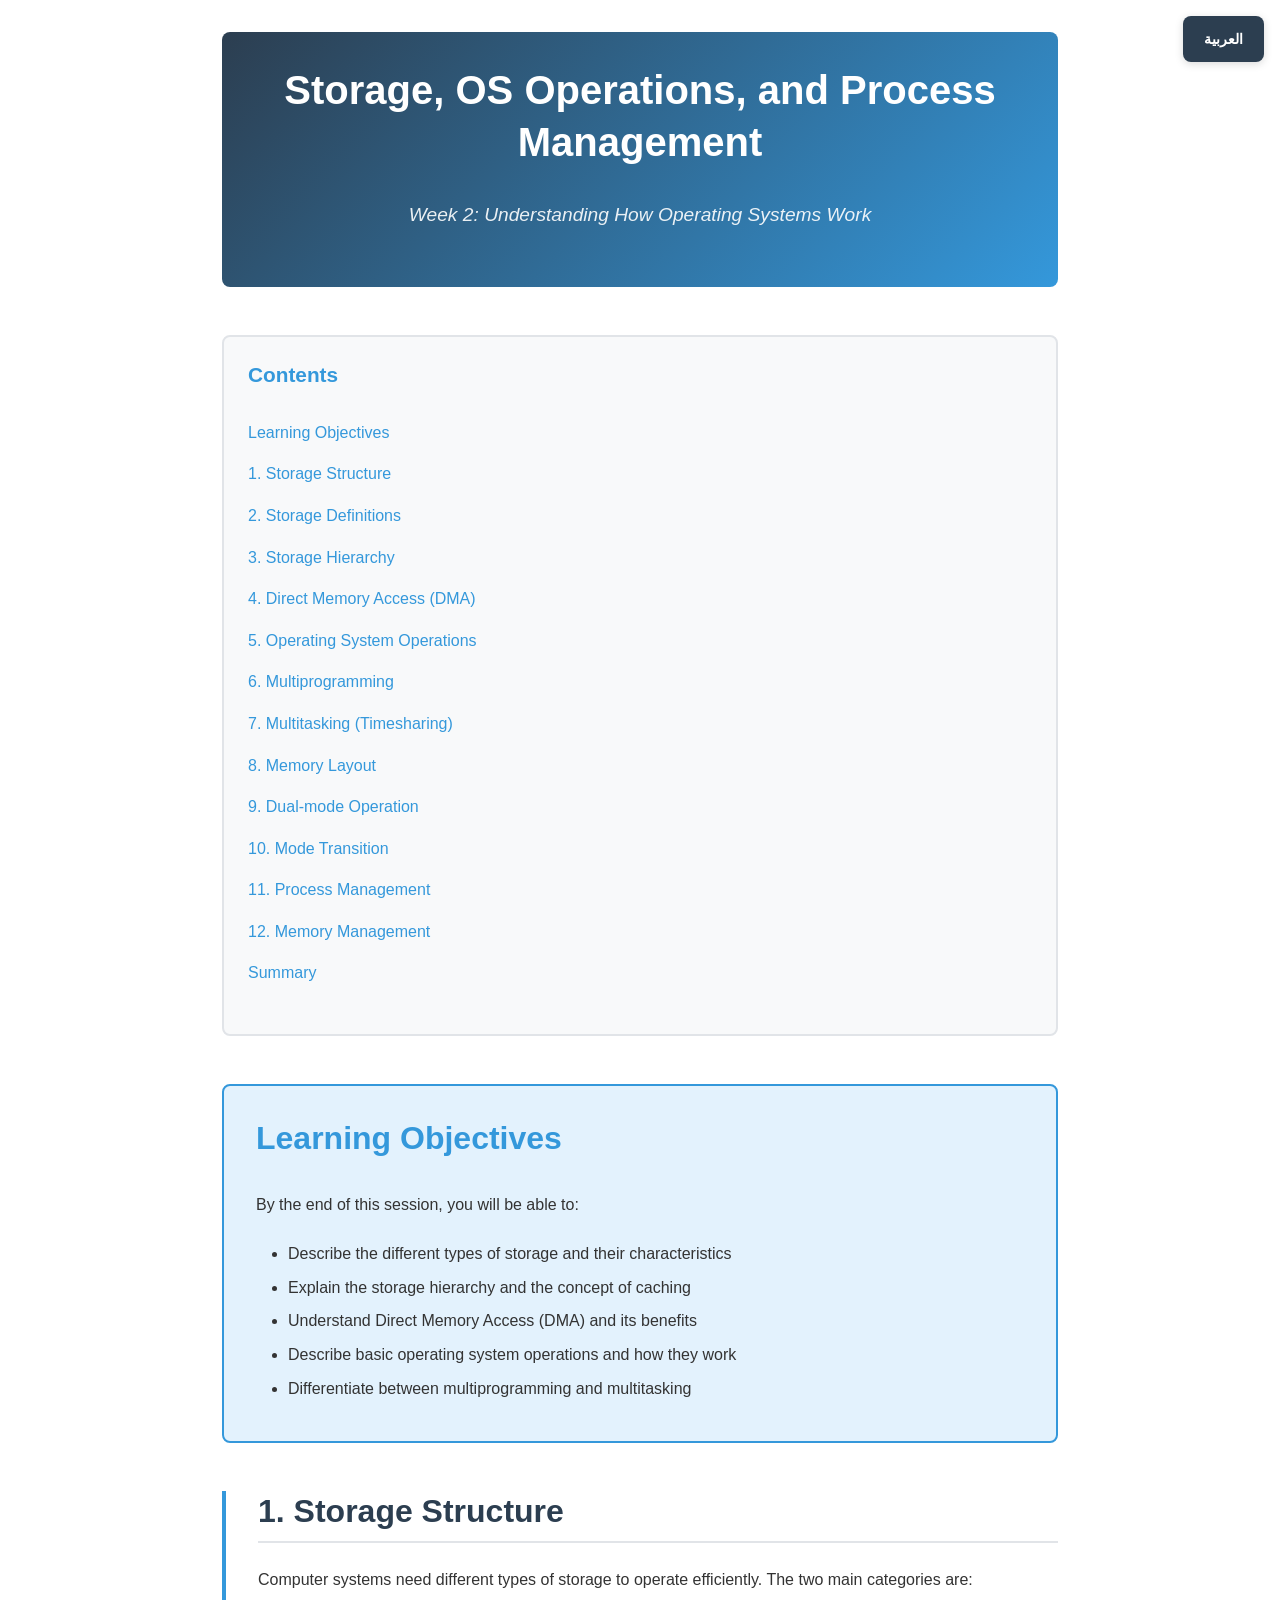
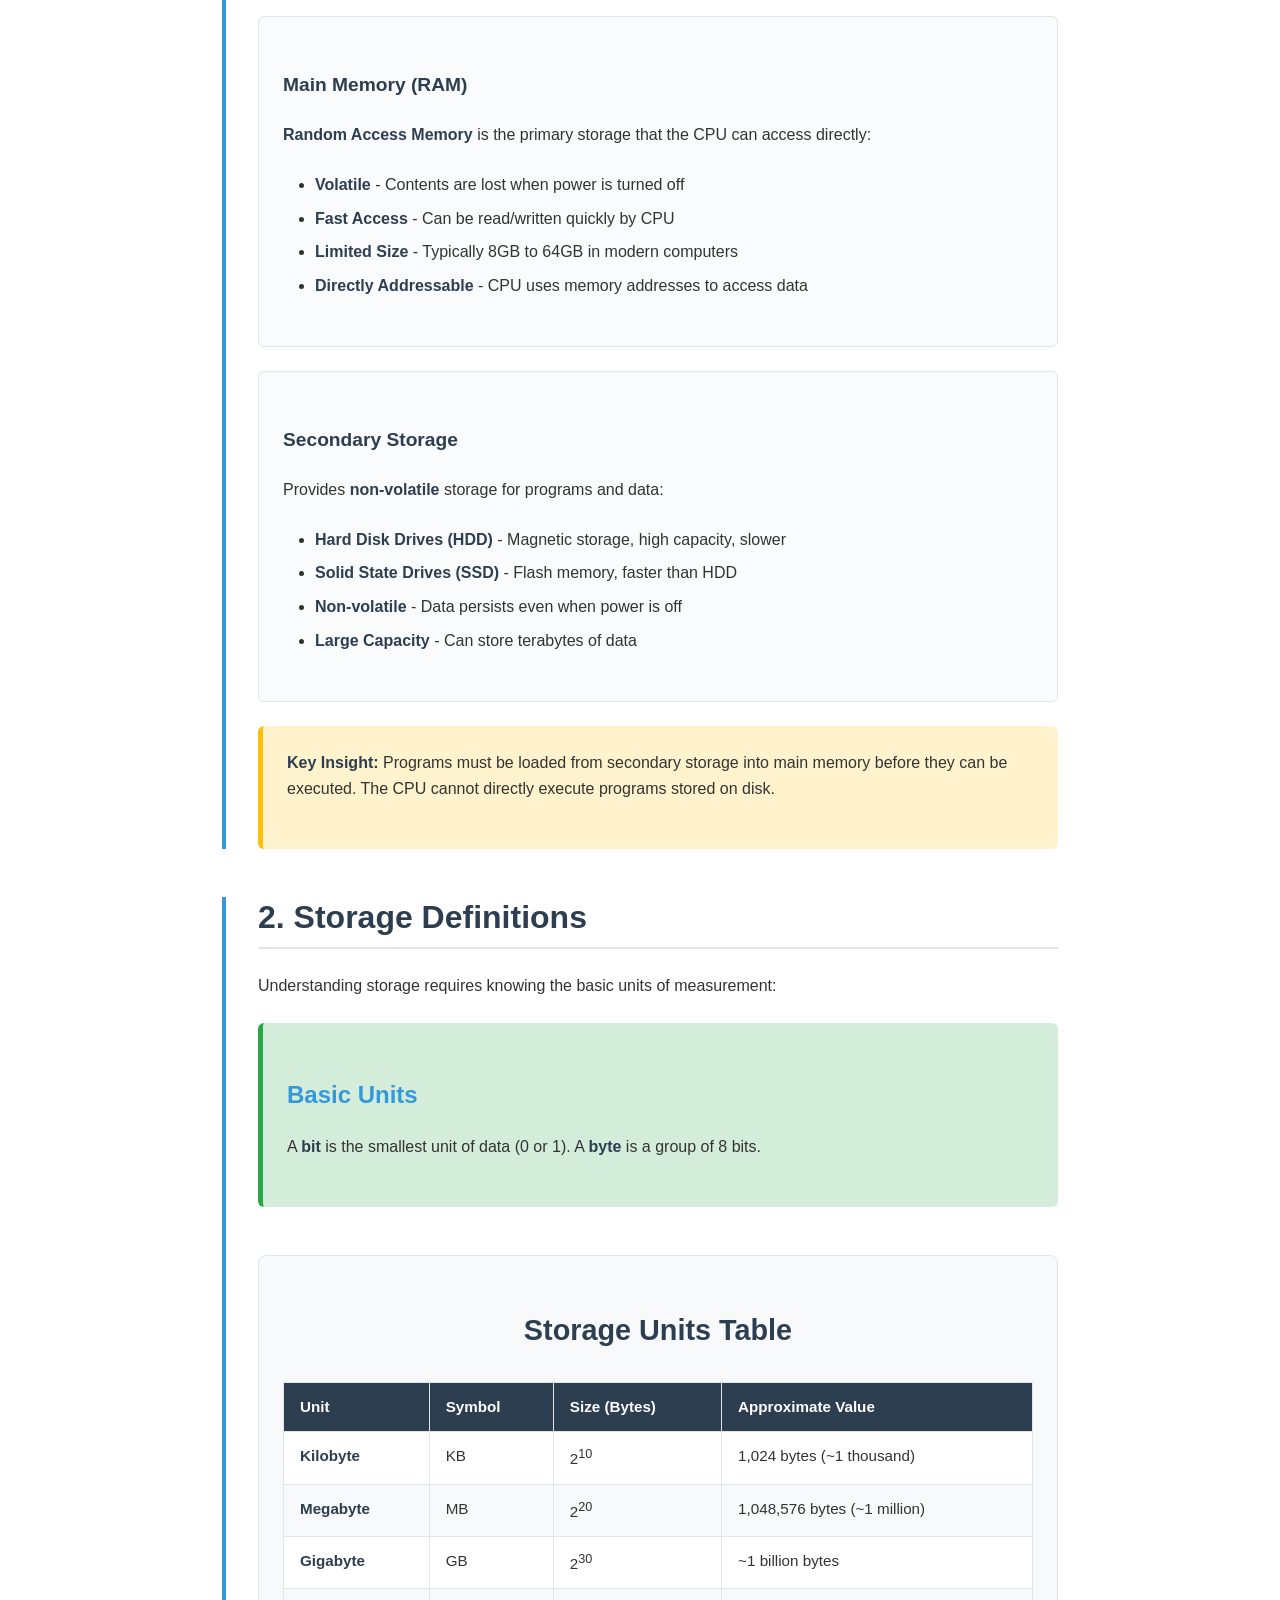
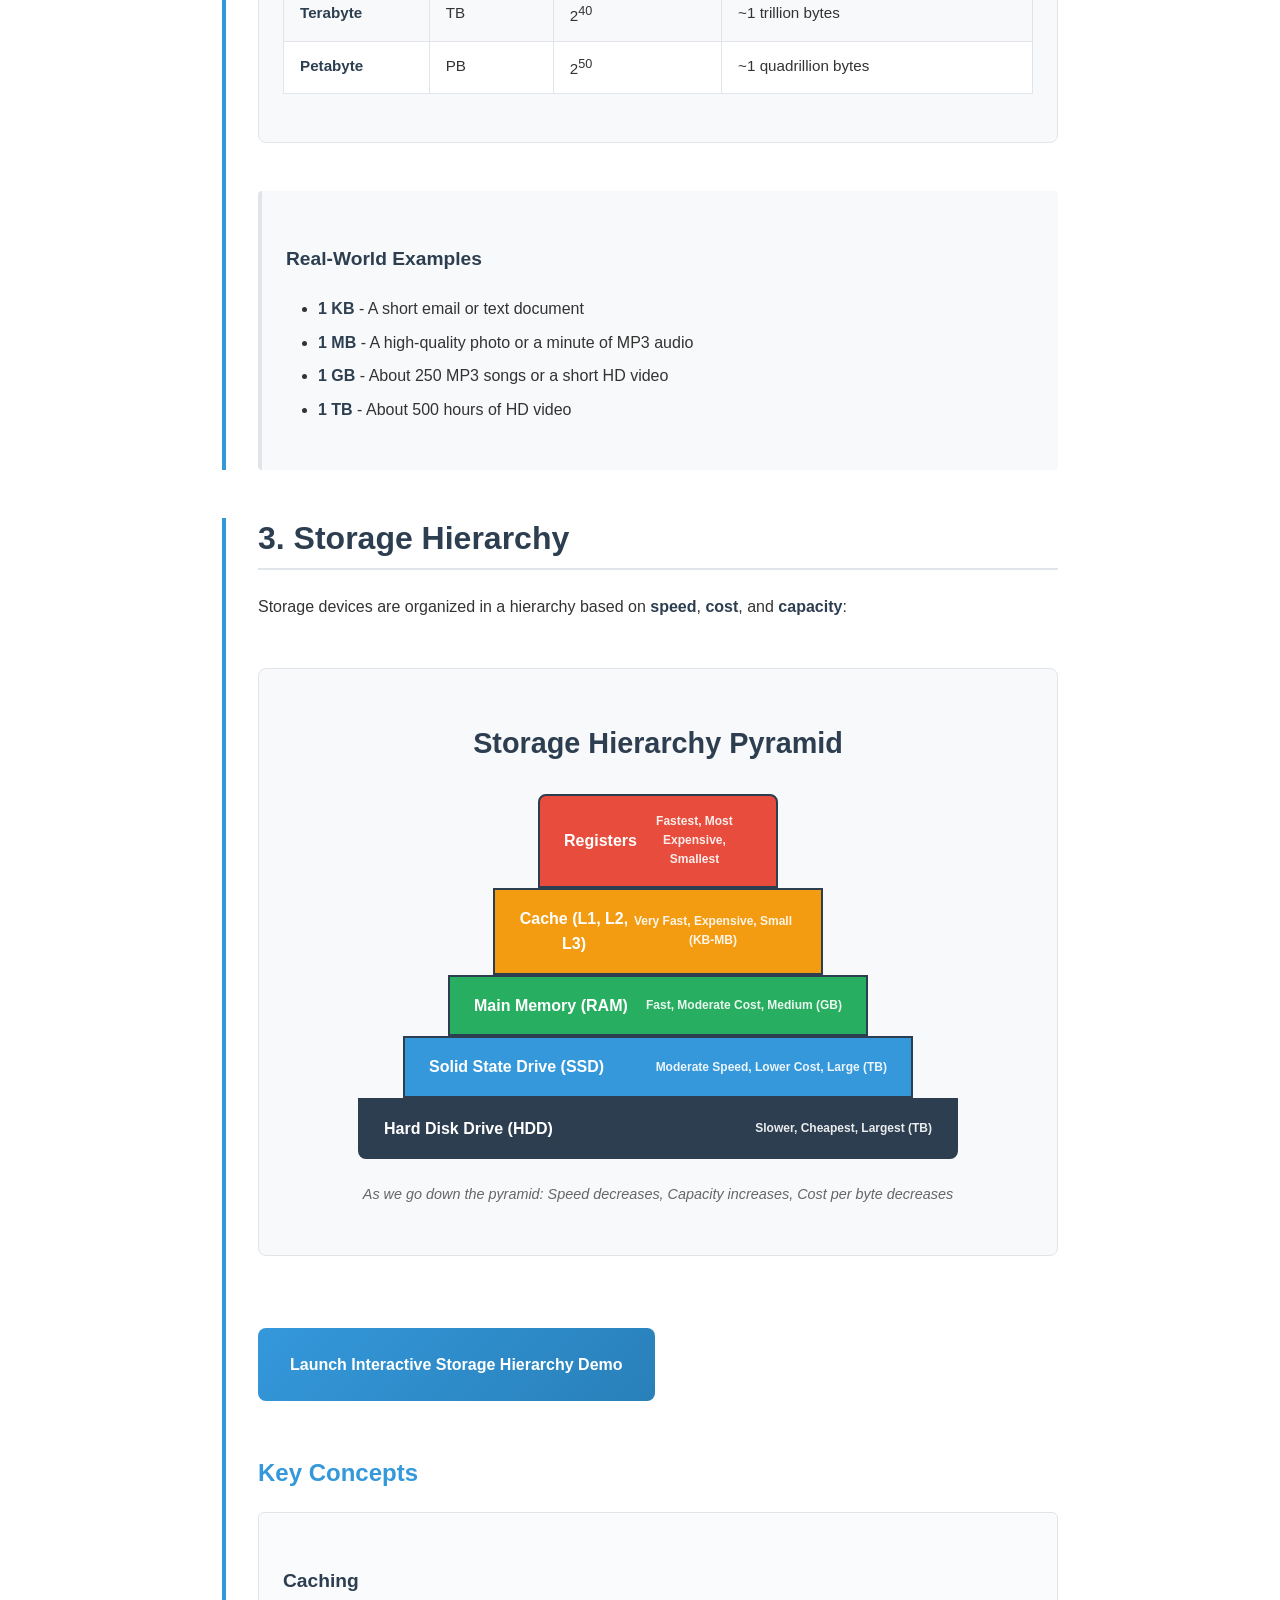
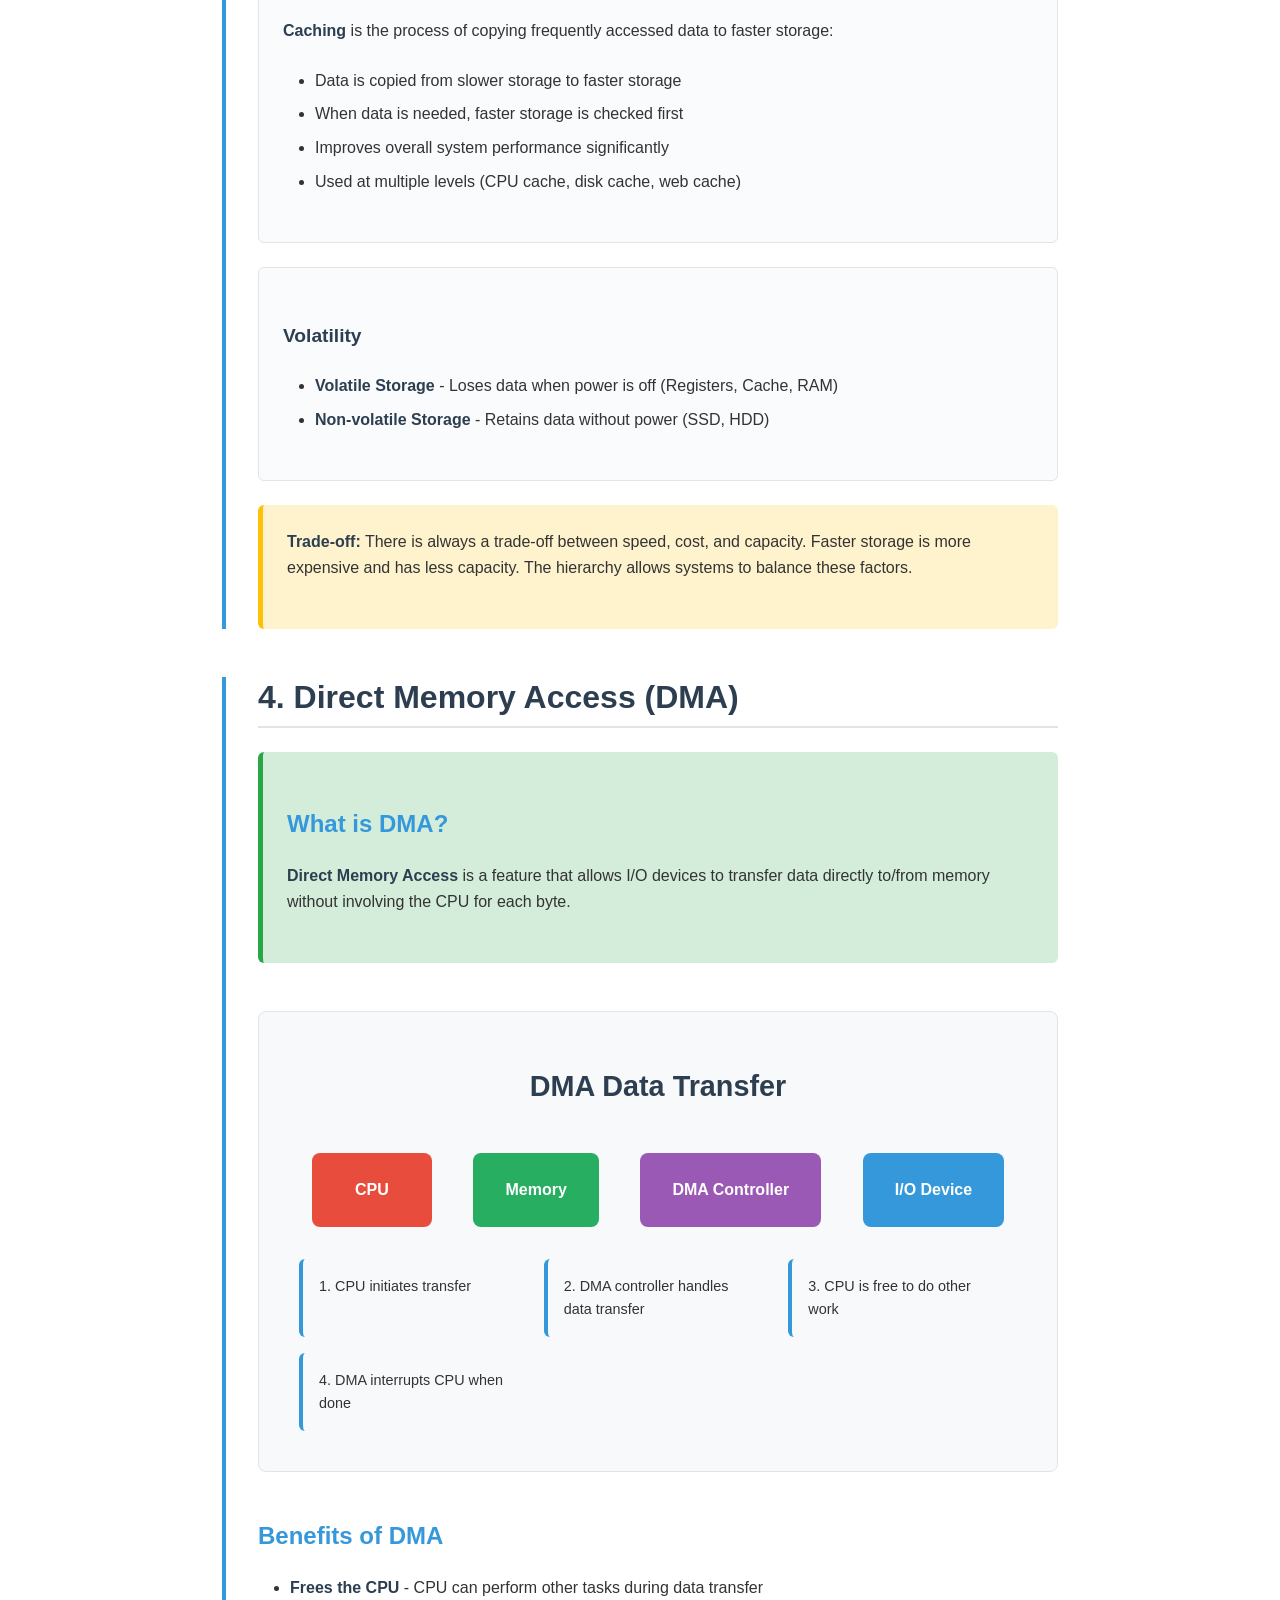
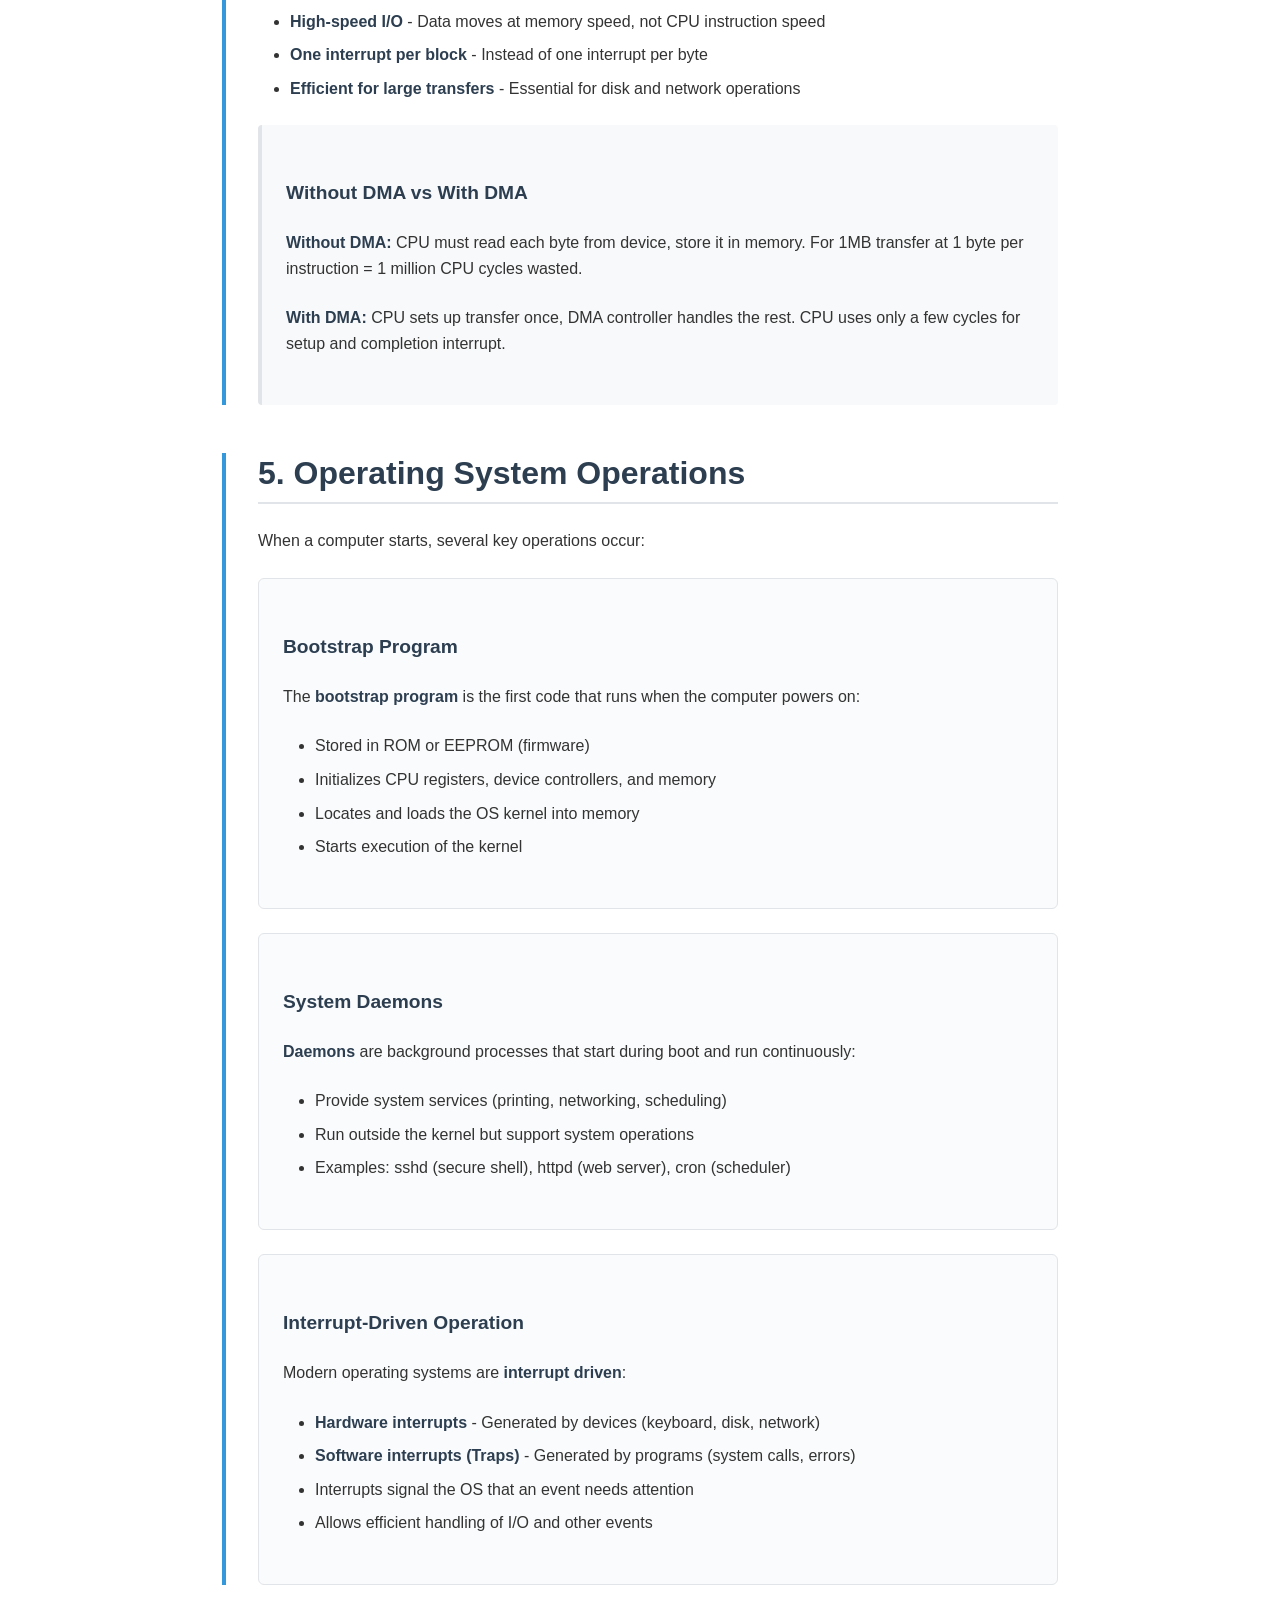
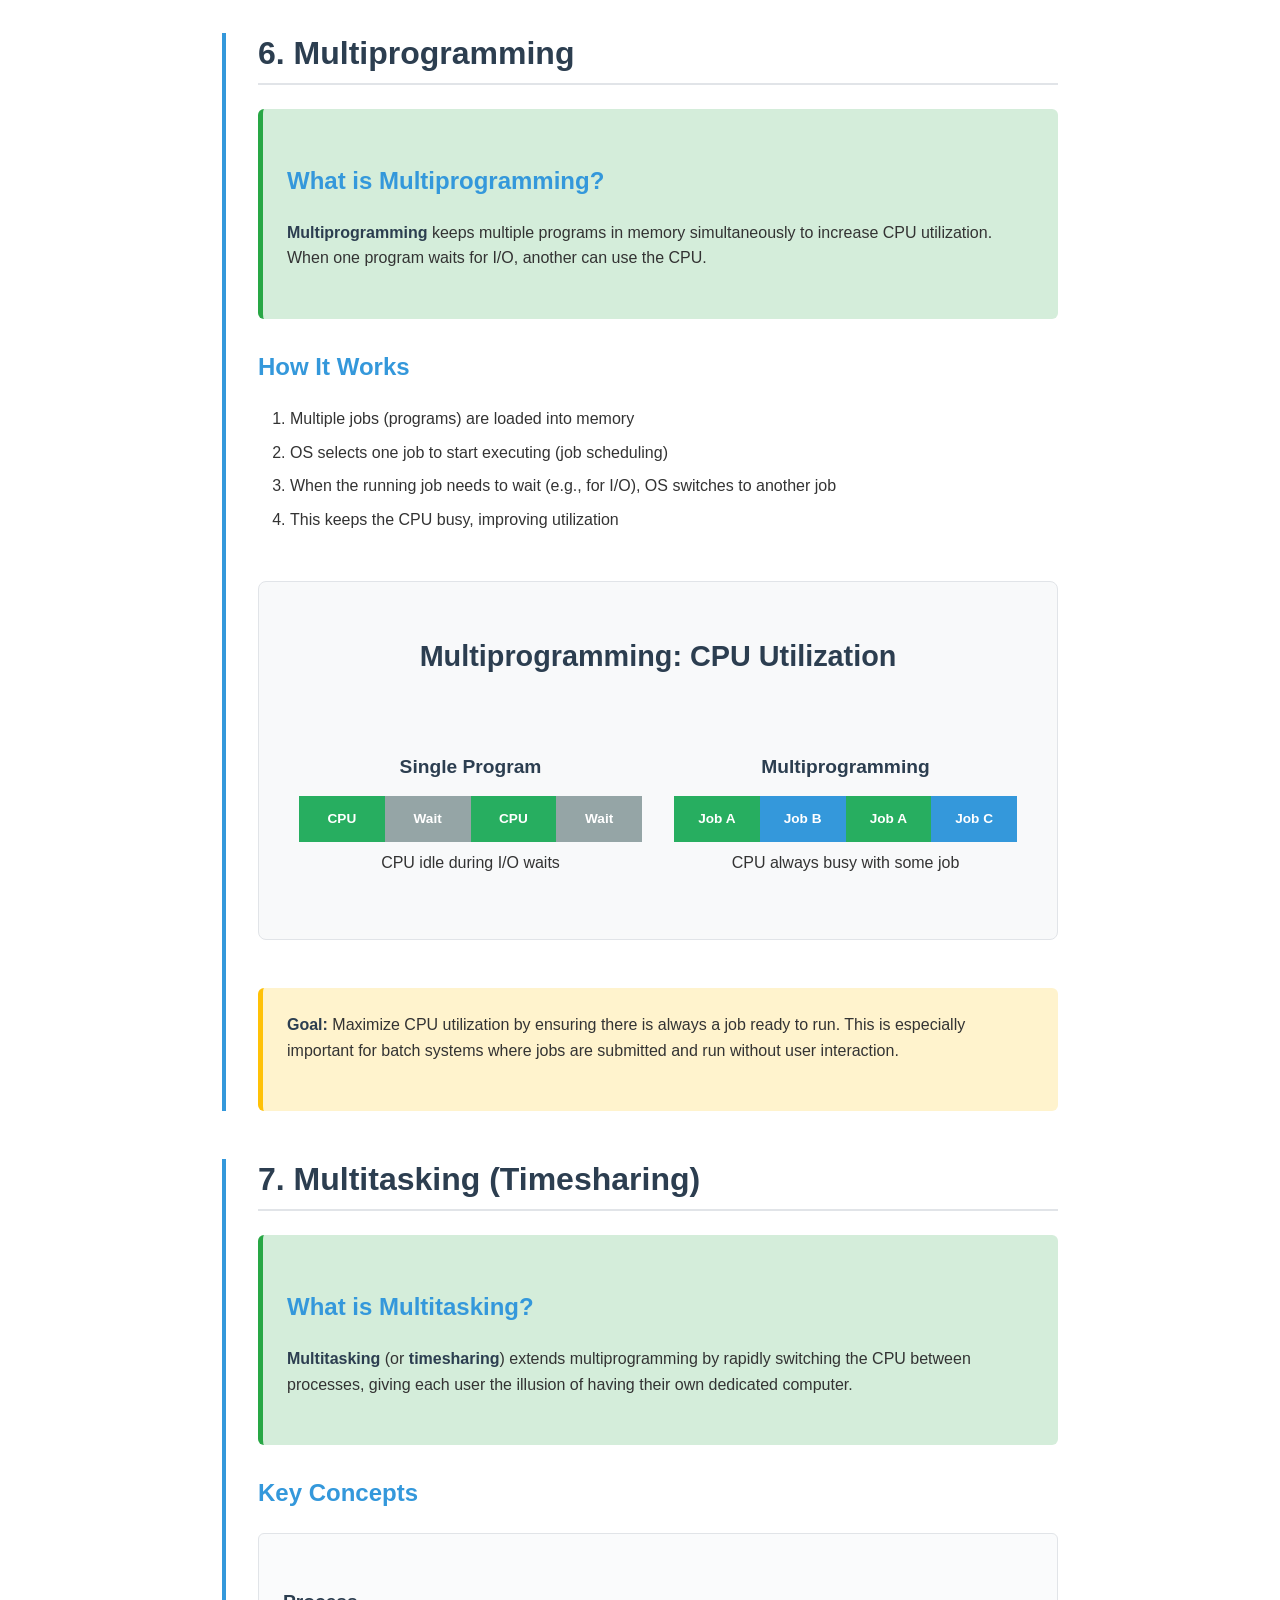
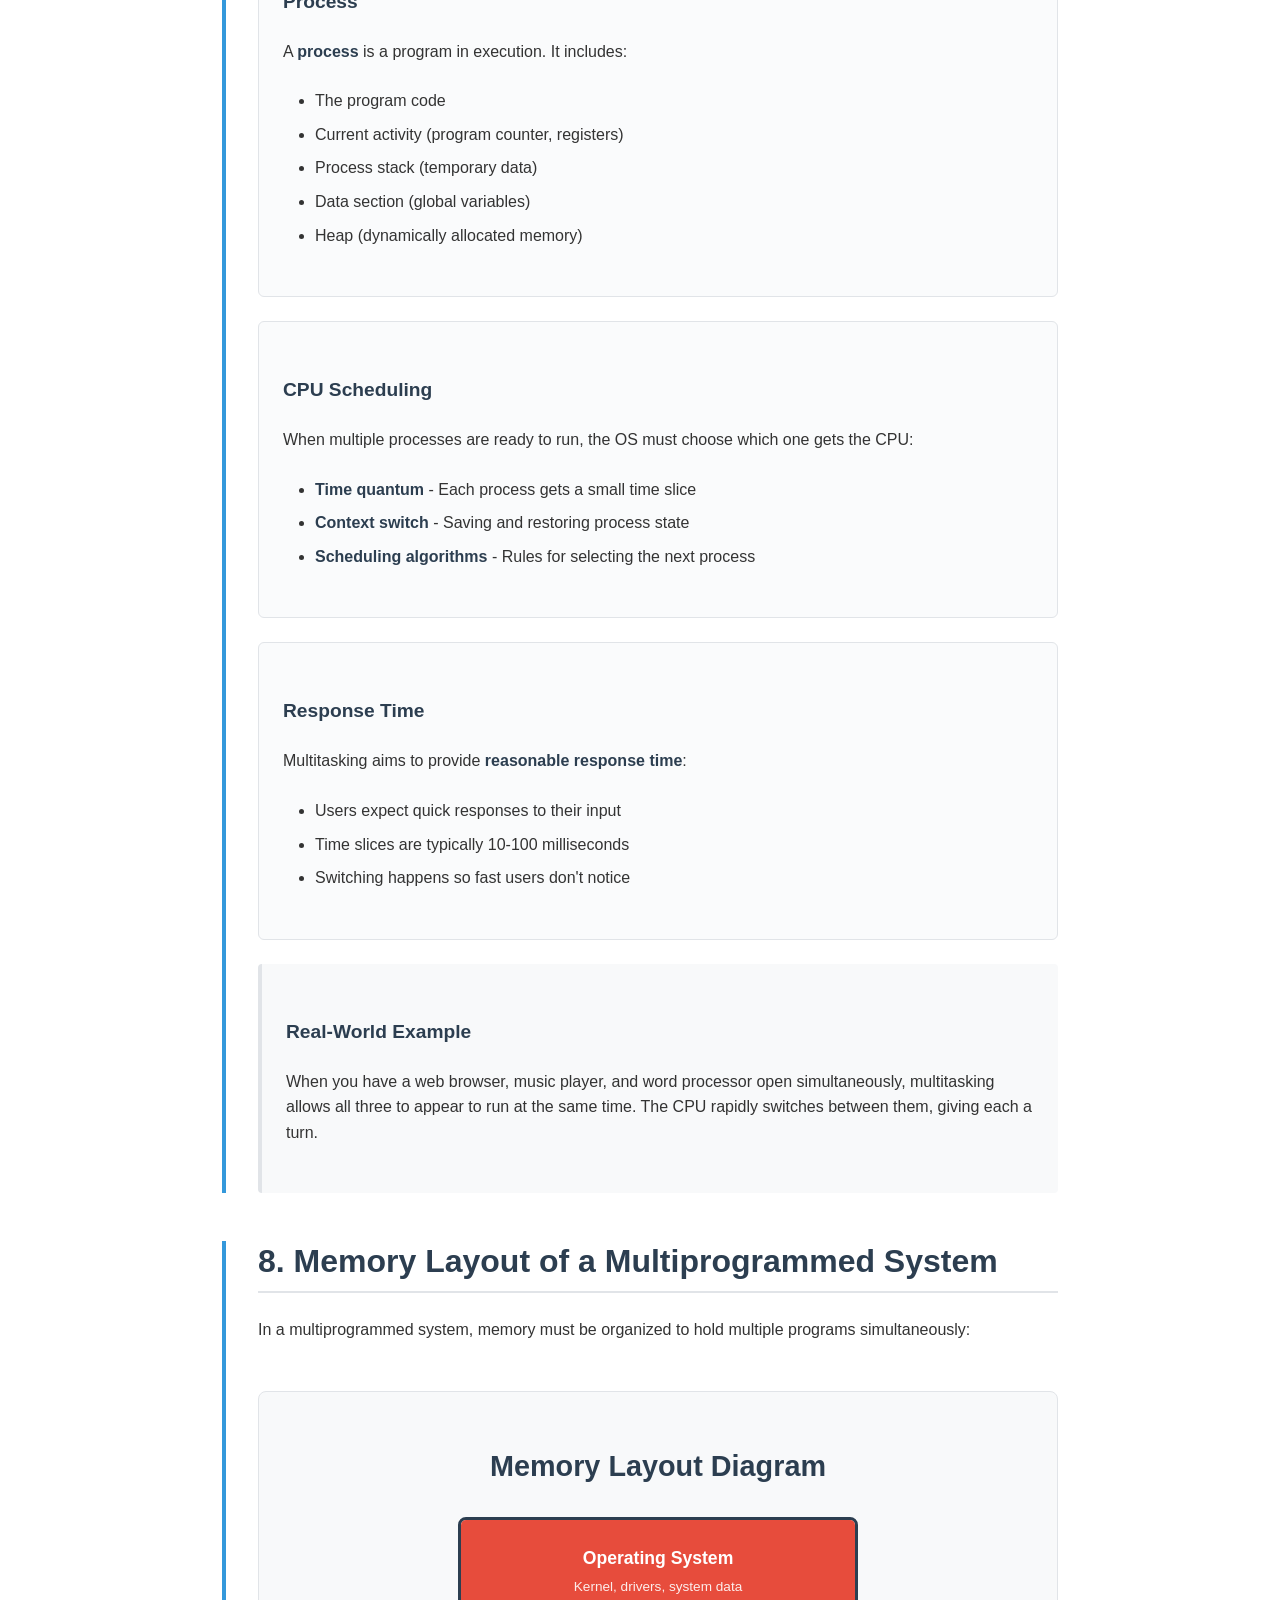
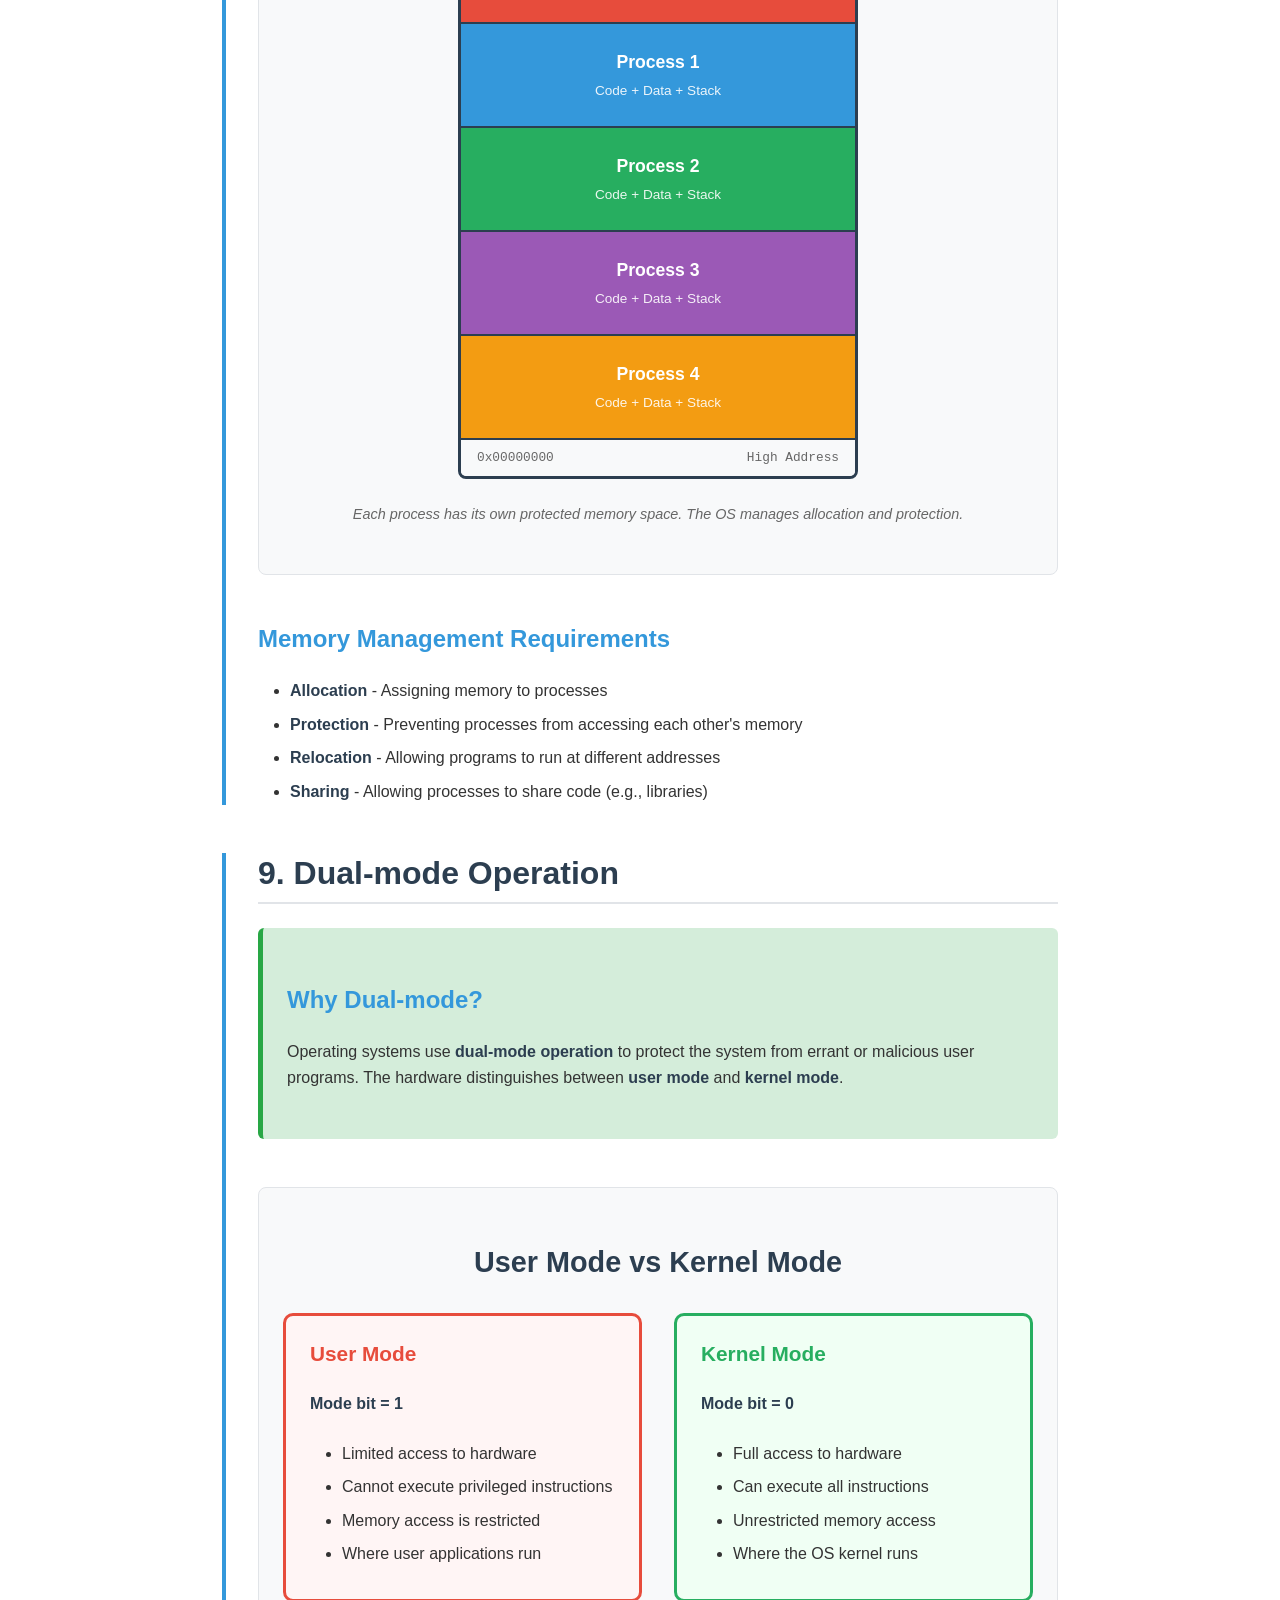
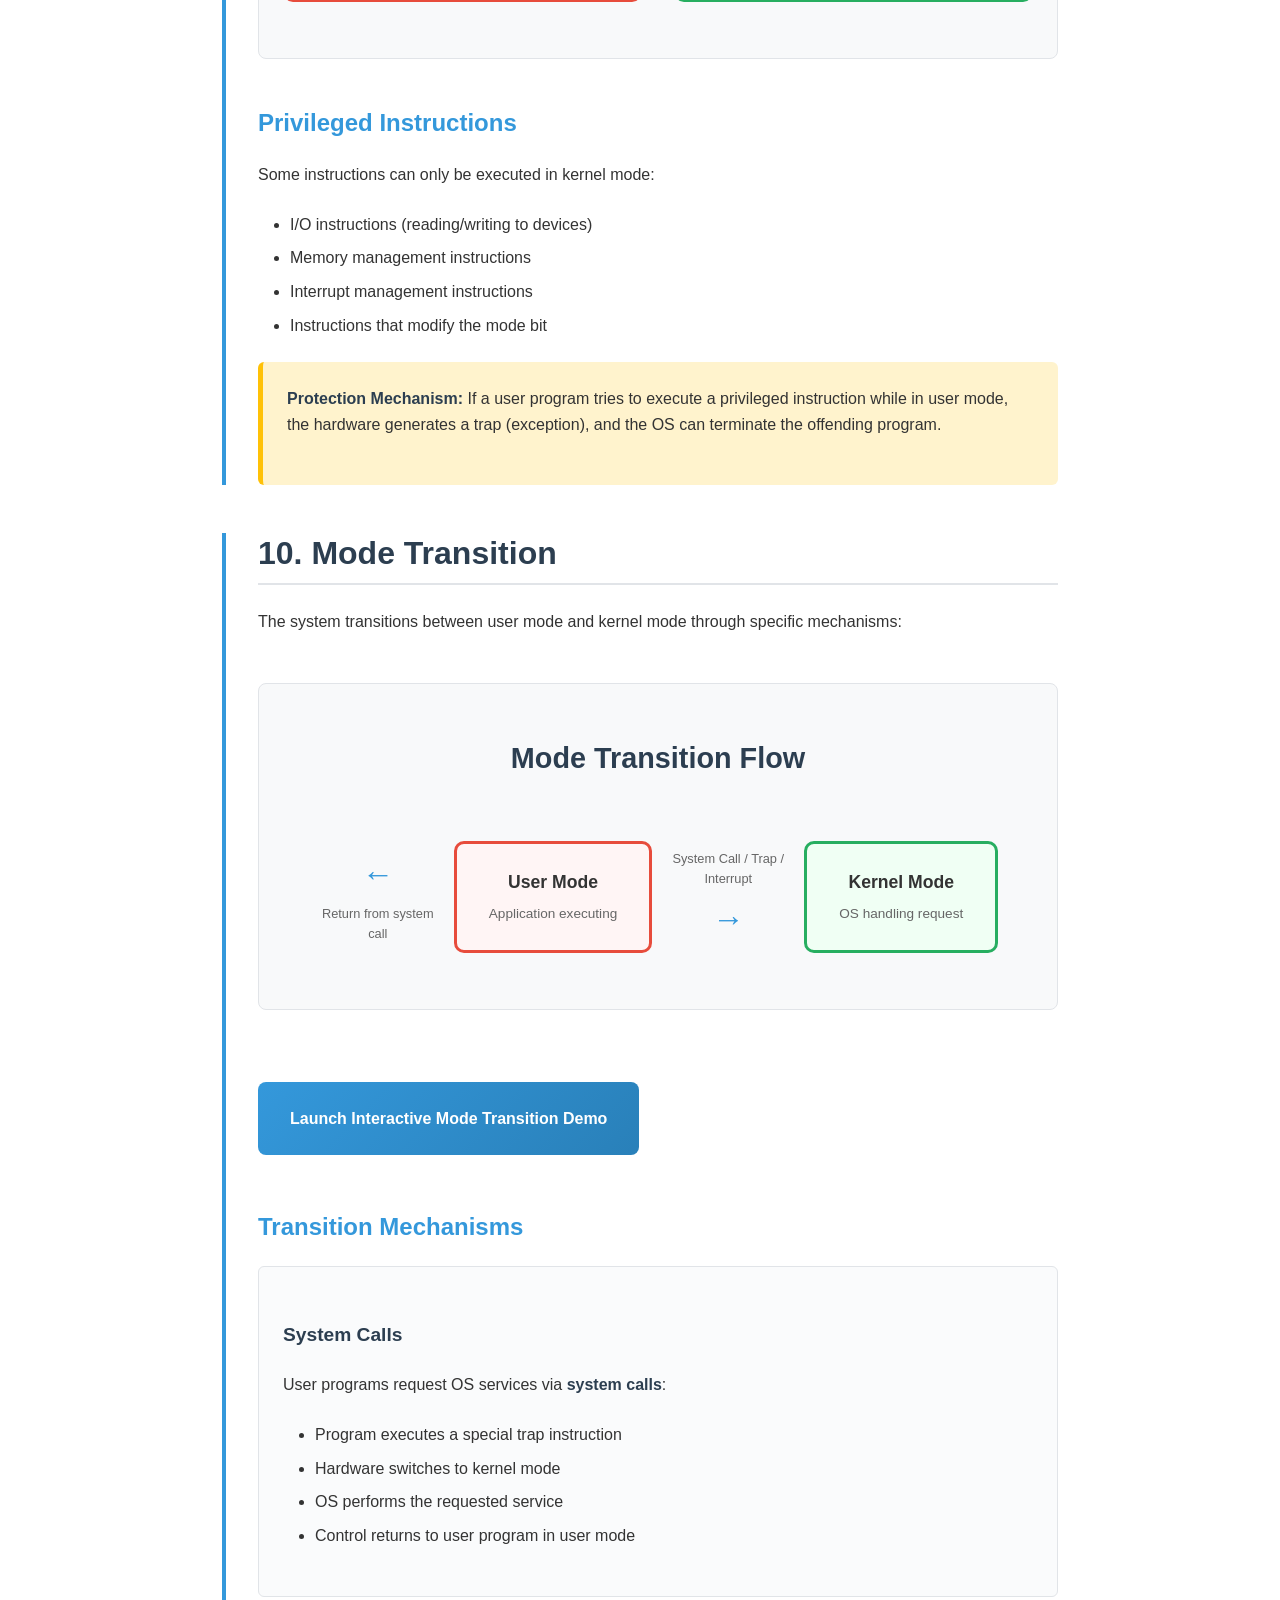
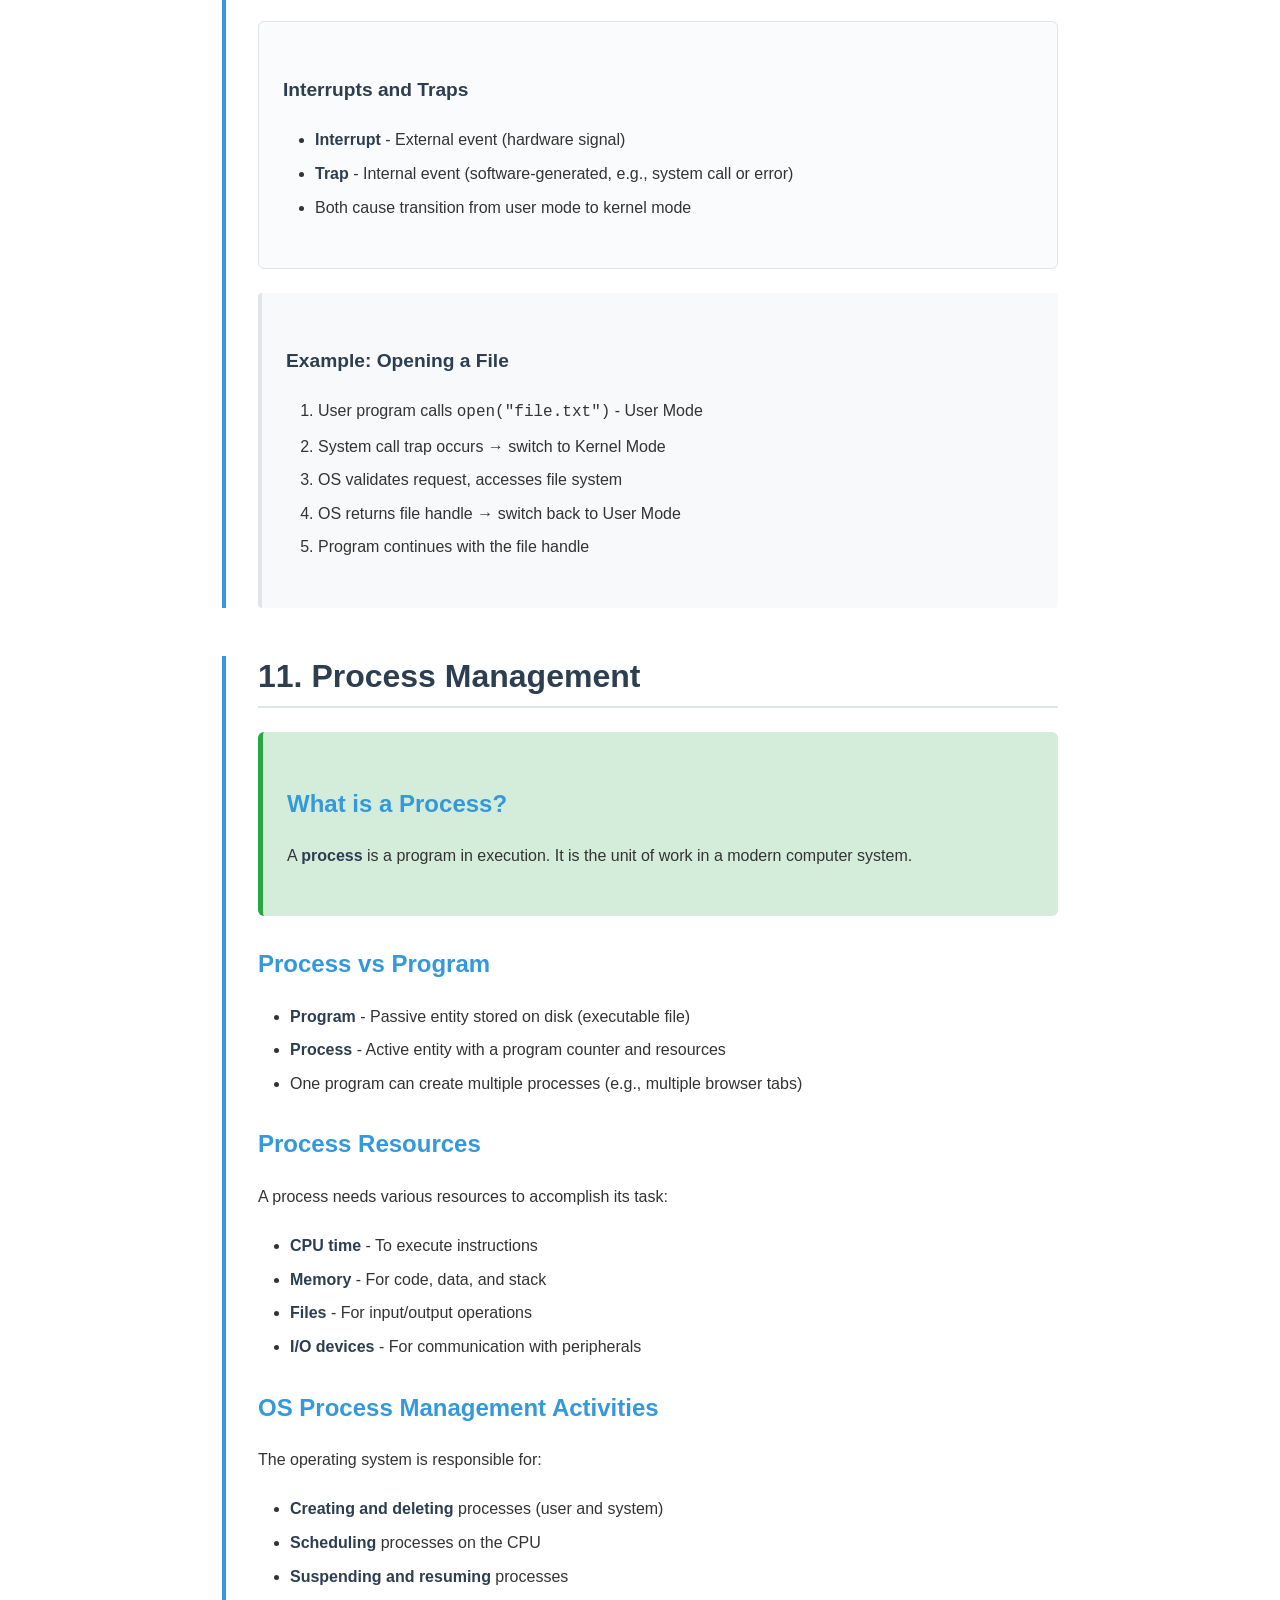
<file: weeks/week2.html>
<!DOCTYPE html>
<html lang="en">
<head>
    <meta charset="UTF-8">
    <meta name="viewport" content="width=device-width, initial-scale=1.0">
    <title>Week 2: Storage, OS Operations, and Process Management</title>
    <link rel="stylesheet" href="../css/styles.css">
</head>
<body>
    <!-- Language Switcher -->
    <div class="language-switcher">
        <a href="week2_ar.html" class="lang-button" title="Switch to Arabic">العربية</a>
    </div>

    <header>
        <h1>Storage, OS Operations, and Process Management</h1>
        <p class="subtitle">Week 2: Understanding How Operating Systems Work</p>
    </header>

    <nav class="table-of-contents no-print">
        <h2>Contents</h2>
        <ul>
            <li><a href="#objectives">Learning Objectives</a></li>
            <li><a href="#storage-structure">1. Storage Structure</a></li>
            <li><a href="#storage-definitions">2. Storage Definitions</a></li>
            <li><a href="#storage-hierarchy">3. Storage Hierarchy</a></li>
            <li><a href="#dma">4. Direct Memory Access (DMA)</a></li>
            <li><a href="#os-operations">5. Operating System Operations</a></li>
            <li><a href="#multiprogramming">6. Multiprogramming</a></li>
            <li><a href="#multitasking">7. Multitasking (Timesharing)</a></li>
            <li><a href="#memory-layout">8. Memory Layout</a></li>
            <li><a href="#dual-mode">9. Dual-mode Operation</a></li>
            <li><a href="#mode-transition">10. Mode Transition</a></li>
            <li><a href="#process-management">11. Process Management</a></li>
            <li><a href="#memory-management">12. Memory Management</a></li>
            <li><a href="#summary">Summary</a></li>
        </ul>
    </nav>

    <main>
        <!-- Learning Objectives -->
        <section id="objectives" class="learning-objectives">
            <h2>Learning Objectives</h2>
            <p>By the end of this session, you will be able to:</p>
            <ul>
                <li>Describe the different types of storage and their characteristics</li>
                <li>Explain the storage hierarchy and the concept of caching</li>
                <li>Understand Direct Memory Access (DMA) and its benefits</li>
                <li>Describe basic operating system operations and how they work</li>
                <li>Differentiate between multiprogramming and multitasking</li>
            </ul>
        </section>

        <!-- Section 1: Storage Structure -->
        <section id="storage-structure" class="content-section">
            <h2>1. Storage Structure</h2>

            <p>Computer systems need different types of storage to operate efficiently. The two main categories are:</p>

            <article class="os-component">
                <h4>Main Memory (RAM)</h4>
                <p><strong>Random Access Memory</strong> is the primary storage that the CPU can access directly:</p>
                <ul>
                    <li><strong>Volatile</strong> - Contents are lost when power is turned off</li>
                    <li><strong>Fast Access</strong> - Can be read/written quickly by CPU</li>
                    <li><strong>Limited Size</strong> - Typically 8GB to 64GB in modern computers</li>
                    <li><strong>Directly Addressable</strong> - CPU uses memory addresses to access data</li>
                </ul>
            </article>

            <article class="os-component">
                <h4>Secondary Storage</h4>
                <p>Provides <strong>non-volatile</strong> storage for programs and data:</p>
                <ul>
                    <li><strong>Hard Disk Drives (HDD)</strong> - Magnetic storage, high capacity, slower</li>
                    <li><strong>Solid State Drives (SSD)</strong> - Flash memory, faster than HDD</li>
                    <li><strong>Non-volatile</strong> - Data persists even when power is off</li>
                    <li><strong>Large Capacity</strong> - Can store terabytes of data</li>
                </ul>
            </article>

            <div class="key-message">
                <p><strong>Key Insight:</strong> Programs must be loaded from secondary storage into main memory before they can be executed. The CPU cannot directly execute programs stored on disk.</p>
            </div>
        </section>

        <!-- Section 2: Storage Definitions -->
        <section id="storage-definitions" class="content-section">
            <h2>2. Storage Definitions</h2>

            <p>Understanding storage requires knowing the basic units of measurement:</p>

            <div class="definition">
                <h3>Basic Units</h3>
                <p>A <strong>bit</strong> is the smallest unit of data (0 or 1). A <strong>byte</strong> is a group of 8 bits.</p>
            </div>

            <div class="diagram-container">
                <div class="diagram-title-section">
                    <h3 class="diagram-title">Storage Units Table</h3>
                </div>
                <table>
                    <thead>
                        <tr>
                            <th>Unit</th>
                            <th>Symbol</th>
                            <th>Size (Bytes)</th>
                            <th>Approximate Value</th>
                        </tr>
                    </thead>
                    <tbody>
                        <tr>
                            <td><strong>Kilobyte</strong></td>
                            <td>KB</td>
                            <td>2<sup>10</sup></td>
                            <td>1,024 bytes (~1 thousand)</td>
                        </tr>
                        <tr>
                            <td><strong>Megabyte</strong></td>
                            <td>MB</td>
                            <td>2<sup>20</sup></td>
                            <td>1,048,576 bytes (~1 million)</td>
                        </tr>
                        <tr>
                            <td><strong>Gigabyte</strong></td>
                            <td>GB</td>
                            <td>2<sup>30</sup></td>
                            <td>~1 billion bytes</td>
                        </tr>
                        <tr>
                            <td><strong>Terabyte</strong></td>
                            <td>TB</td>
                            <td>2<sup>40</sup></td>
                            <td>~1 trillion bytes</td>
                        </tr>
                        <tr>
                            <td><strong>Petabyte</strong></td>
                            <td>PB</td>
                            <td>2<sup>50</sup></td>
                            <td>~1 quadrillion bytes</td>
                        </tr>
                    </tbody>
                </table>
            </div>

            <div class="example">
                <h4>Real-World Examples</h4>
                <ul>
                    <li><strong>1 KB</strong> - A short email or text document</li>
                    <li><strong>1 MB</strong> - A high-quality photo or a minute of MP3 audio</li>
                    <li><strong>1 GB</strong> - About 250 MP3 songs or a short HD video</li>
                    <li><strong>1 TB</strong> - About 500 hours of HD video</li>
                </ul>
            </div>
        </section>

        <!-- Section 3: Storage Hierarchy -->
        <section id="storage-hierarchy" class="content-section">
            <h2>3. Storage Hierarchy</h2>

            <p>Storage devices are organized in a hierarchy based on <strong>speed</strong>, <strong>cost</strong>, and <strong>capacity</strong>:</p>

            <div class="diagram-container">
                <div class="diagram-title-section">
                    <h3 class="diagram-title">Storage Hierarchy Pyramid</h3>
                </div>
                <div class="storage-pyramid">
                    <div class="pyramid-level level-registers">
                        <span class="level-name">Registers</span>
                        <span class="level-info">Fastest, Most Expensive, Smallest</span>
                    </div>
                    <div class="pyramid-level level-cache">
                        <span class="level-name">Cache (L1, L2, L3)</span>
                        <span class="level-info">Very Fast, Expensive, Small (KB-MB)</span>
                    </div>
                    <div class="pyramid-level level-ram">
                        <span class="level-name">Main Memory (RAM)</span>
                        <span class="level-info">Fast, Moderate Cost, Medium (GB)</span>
                    </div>
                    <div class="pyramid-level level-ssd">
                        <span class="level-name">Solid State Drive (SSD)</span>
                        <span class="level-info">Moderate Speed, Lower Cost, Large (TB)</span>
                    </div>
                    <div class="pyramid-level level-hdd">
                        <span class="level-name">Hard Disk Drive (HDD)</span>
                        <span class="level-info">Slower, Cheapest, Largest (TB)</span>
                    </div>
                </div>
                <p class="diagram-note">As we go down the pyramid: Speed decreases, Capacity increases, Cost per byte decreases</p>
            </div>

            <a href="../demos/storage_hierarchy_demo.html" class="demo-link">Launch Interactive Storage Hierarchy Demo</a>

            <h3>Key Concepts</h3>

            <article class="os-component">
                <h4>Caching</h4>
                <p><strong>Caching</strong> is the process of copying frequently accessed data to faster storage:</p>
                <ul>
                    <li>Data is copied from slower storage to faster storage</li>
                    <li>When data is needed, faster storage is checked first</li>
                    <li>Improves overall system performance significantly</li>
                    <li>Used at multiple levels (CPU cache, disk cache, web cache)</li>
                </ul>
            </article>

            <article class="os-component">
                <h4>Volatility</h4>
                <ul>
                    <li><strong>Volatile Storage</strong> - Loses data when power is off (Registers, Cache, RAM)</li>
                    <li><strong>Non-volatile Storage</strong> - Retains data without power (SSD, HDD)</li>
                </ul>
            </article>

            <div class="key-message">
                <p><strong>Trade-off:</strong> There is always a trade-off between speed, cost, and capacity. Faster storage is more expensive and has less capacity. The hierarchy allows systems to balance these factors.</p>
            </div>
        </section>

        <!-- Section 4: DMA -->
        <section id="dma" class="content-section">
            <h2>4. Direct Memory Access (DMA)</h2>

            <div class="definition">
                <h3>What is DMA?</h3>
                <p><strong>Direct Memory Access</strong> is a feature that allows I/O devices to transfer data directly to/from memory without involving the CPU for each byte.</p>
            </div>

            <div class="diagram-container">
                <div class="diagram-title-section">
                    <h3 class="diagram-title">DMA Data Transfer</h3>
                </div>
                <div class="dma-diagram">
                    <div class="dma-components">
                        <div class="dma-box cpu-box">CPU</div>
                        <div class="dma-box memory-box">Memory</div>
                        <div class="dma-box dma-controller-box">DMA Controller</div>
                        <div class="dma-box device-box">I/O Device</div>
                    </div>
                    <div class="dma-flow">
                        <div class="flow-step">1. CPU initiates transfer</div>
                        <div class="flow-step">2. DMA controller handles data transfer</div>
                        <div class="flow-step">3. CPU is free to do other work</div>
                        <div class="flow-step">4. DMA interrupts CPU when done</div>
                    </div>
                </div>
            </div>

            <h3>Benefits of DMA</h3>
            <ul>
                <li><strong>Frees the CPU</strong> - CPU can perform other tasks during data transfer</li>
                <li><strong>High-speed I/O</strong> - Data moves at memory speed, not CPU instruction speed</li>
                <li><strong>One interrupt per block</strong> - Instead of one interrupt per byte</li>
                <li><strong>Efficient for large transfers</strong> - Essential for disk and network operations</li>
            </ul>

            <div class="example">
                <h4>Without DMA vs With DMA</h4>
                <p><strong>Without DMA:</strong> CPU must read each byte from device, store it in memory. For 1MB transfer at 1 byte per instruction = 1 million CPU cycles wasted.</p>
                <p><strong>With DMA:</strong> CPU sets up transfer once, DMA controller handles the rest. CPU uses only a few cycles for setup and completion interrupt.</p>
            </div>
        </section>

        <!-- Section 5: OS Operations -->
        <section id="os-operations" class="content-section">
            <h2>5. Operating System Operations</h2>

            <p>When a computer starts, several key operations occur:</p>

            <article class="os-component">
                <h4>Bootstrap Program</h4>
                <p>The <strong>bootstrap program</strong> is the first code that runs when the computer powers on:</p>
                <ul>
                    <li>Stored in ROM or EEPROM (firmware)</li>
                    <li>Initializes CPU registers, device controllers, and memory</li>
                    <li>Locates and loads the OS kernel into memory</li>
                    <li>Starts execution of the kernel</li>
                </ul>
            </article>

            <article class="os-component">
                <h4>System Daemons</h4>
                <p><strong>Daemons</strong> are background processes that start during boot and run continuously:</p>
                <ul>
                    <li>Provide system services (printing, networking, scheduling)</li>
                    <li>Run outside the kernel but support system operations</li>
                    <li>Examples: sshd (secure shell), httpd (web server), cron (scheduler)</li>
                </ul>
            </article>

            <article class="os-component">
                <h4>Interrupt-Driven Operation</h4>
                <p>Modern operating systems are <strong>interrupt driven</strong>:</p>
                <ul>
                    <li><strong>Hardware interrupts</strong> - Generated by devices (keyboard, disk, network)</li>
                    <li><strong>Software interrupts (Traps)</strong> - Generated by programs (system calls, errors)</li>
                    <li>Interrupts signal the OS that an event needs attention</li>
                    <li>Allows efficient handling of I/O and other events</li>
                </ul>
            </article>
        </section>

        <!-- Section 6: Multiprogramming -->
        <section id="multiprogramming" class="content-section">
            <h2>6. Multiprogramming</h2>

            <div class="definition">
                <h3>What is Multiprogramming?</h3>
                <p><strong>Multiprogramming</strong> keeps multiple programs in memory simultaneously to increase CPU utilization. When one program waits for I/O, another can use the CPU.</p>
            </div>

            <h3>How It Works</h3>
            <ol>
                <li>Multiple jobs (programs) are loaded into memory</li>
                <li>OS selects one job to start executing (job scheduling)</li>
                <li>When the running job needs to wait (e.g., for I/O), OS switches to another job</li>
                <li>This keeps the CPU busy, improving utilization</li>
            </ol>

            <div class="diagram-container">
                <div class="diagram-title-section">
                    <h3 class="diagram-title">Multiprogramming: CPU Utilization</h3>
                </div>
                <div class="multiprogramming-diagram">
                    <div class="mp-scenario">
                        <h4>Single Program</h4>
                        <div class="timeline-visual">
                            <div class="time-block cpu-block">CPU</div>
                            <div class="time-block wait-block">Wait</div>
                            <div class="time-block cpu-block">CPU</div>
                            <div class="time-block wait-block">Wait</div>
                        </div>
                        <p>CPU idle during I/O waits</p>
                    </div>
                    <div class="mp-scenario">
                        <h4>Multiprogramming</h4>
                        <div class="timeline-visual">
                            <div class="time-block cpu-block">Job A</div>
                            <div class="time-block cpu-block-alt">Job B</div>
                            <div class="time-block cpu-block">Job A</div>
                            <div class="time-block cpu-block-alt">Job C</div>
                        </div>
                        <p>CPU always busy with some job</p>
                    </div>
                </div>
            </div>

            <div class="key-message">
                <p><strong>Goal:</strong> Maximize CPU utilization by ensuring there is always a job ready to run. This is especially important for batch systems where jobs are submitted and run without user interaction.</p>
            </div>
        </section>

        <!-- Section 7: Multitasking -->
        <section id="multitasking" class="content-section">
            <h2>7. Multitasking (Timesharing)</h2>

            <div class="definition">
                <h3>What is Multitasking?</h3>
                <p><strong>Multitasking</strong> (or <strong>timesharing</strong>) extends multiprogramming by rapidly switching the CPU between processes, giving each user the illusion of having their own dedicated computer.</p>
            </div>

            <h3>Key Concepts</h3>

            <article class="os-component">
                <h4>Process</h4>
                <p>A <strong>process</strong> is a program in execution. It includes:</p>
                <ul>
                    <li>The program code</li>
                    <li>Current activity (program counter, registers)</li>
                    <li>Process stack (temporary data)</li>
                    <li>Data section (global variables)</li>
                    <li>Heap (dynamically allocated memory)</li>
                </ul>
            </article>

            <article class="os-component">
                <h4>CPU Scheduling</h4>
                <p>When multiple processes are ready to run, the OS must choose which one gets the CPU:</p>
                <ul>
                    <li><strong>Time quantum</strong> - Each process gets a small time slice</li>
                    <li><strong>Context switch</strong> - Saving and restoring process state</li>
                    <li><strong>Scheduling algorithms</strong> - Rules for selecting the next process</li>
                </ul>
            </article>

            <article class="os-component">
                <h4>Response Time</h4>
                <p>Multitasking aims to provide <strong>reasonable response time</strong>:</p>
                <ul>
                    <li>Users expect quick responses to their input</li>
                    <li>Time slices are typically 10-100 milliseconds</li>
                    <li>Switching happens so fast users don't notice</li>
                </ul>
            </article>

            <div class="example">
                <h4>Real-World Example</h4>
                <p>When you have a web browser, music player, and word processor open simultaneously, multitasking allows all three to appear to run at the same time. The CPU rapidly switches between them, giving each a turn.</p>
            </div>
        </section>

        <!-- Section 8: Memory Layout -->
        <section id="memory-layout" class="content-section">
            <h2>8. Memory Layout of a Multiprogrammed System</h2>

            <p>In a multiprogrammed system, memory must be organized to hold multiple programs simultaneously:</p>

            <div class="diagram-container">
                <div class="diagram-title-section">
                    <h3 class="diagram-title">Memory Layout Diagram</h3>
                </div>
                <div class="memory-layout-diagram">
                    <div class="memory-section os-section">
                        <span class="section-label">Operating System</span>
                        <span class="section-detail">Kernel, drivers, system data</span>
                    </div>
                    <div class="memory-section process-section p1">
                        <span class="section-label">Process 1</span>
                        <span class="section-detail">Code + Data + Stack</span>
                    </div>
                    <div class="memory-section process-section p2">
                        <span class="section-label">Process 2</span>
                        <span class="section-detail">Code + Data + Stack</span>
                    </div>
                    <div class="memory-section process-section p3">
                        <span class="section-label">Process 3</span>
                        <span class="section-detail">Code + Data + Stack</span>
                    </div>
                    <div class="memory-section process-section p4">
                        <span class="section-label">Process 4</span>
                        <span class="section-detail">Code + Data + Stack</span>
                    </div>
                    <div class="memory-address-labels">
                        <span>0x00000000</span>
                        <span>High Address</span>
                    </div>
                </div>
                <p class="diagram-note">Each process has its own protected memory space. The OS manages allocation and protection.</p>
            </div>

            <h3>Memory Management Requirements</h3>
            <ul>
                <li><strong>Allocation</strong> - Assigning memory to processes</li>
                <li><strong>Protection</strong> - Preventing processes from accessing each other's memory</li>
                <li><strong>Relocation</strong> - Allowing programs to run at different addresses</li>
                <li><strong>Sharing</strong> - Allowing processes to share code (e.g., libraries)</li>
            </ul>
        </section>

        <!-- Section 9: Dual-mode Operation -->
        <section id="dual-mode" class="content-section">
            <h2>9. Dual-mode Operation</h2>

            <div class="definition">
                <h3>Why Dual-mode?</h3>
                <p>Operating systems use <strong>dual-mode operation</strong> to protect the system from errant or malicious user programs. The hardware distinguishes between <strong>user mode</strong> and <strong>kernel mode</strong>.</p>
            </div>

            <div class="diagram-container">
                <div class="diagram-title-section">
                    <h3 class="diagram-title">User Mode vs Kernel Mode</h3>
                </div>
                <div class="dual-mode-comparison">
                    <div class="mode-box user-mode-box">
                        <h4>User Mode</h4>
                        <p><strong>Mode bit = 1</strong></p>
                        <ul>
                            <li>Limited access to hardware</li>
                            <li>Cannot execute privileged instructions</li>
                            <li>Memory access is restricted</li>
                            <li>Where user applications run</li>
                        </ul>
                    </div>
                    <div class="mode-box kernel-mode-box">
                        <h4>Kernel Mode</h4>
                        <p><strong>Mode bit = 0</strong></p>
                        <ul>
                            <li>Full access to hardware</li>
                            <li>Can execute all instructions</li>
                            <li>Unrestricted memory access</li>
                            <li>Where the OS kernel runs</li>
                        </ul>
                    </div>
                </div>
            </div>

            <h3>Privileged Instructions</h3>
            <p>Some instructions can only be executed in kernel mode:</p>
            <ul>
                <li>I/O instructions (reading/writing to devices)</li>
                <li>Memory management instructions</li>
                <li>Interrupt management instructions</li>
                <li>Instructions that modify the mode bit</li>
            </ul>

            <div class="key-message">
                <p><strong>Protection Mechanism:</strong> If a user program tries to execute a privileged instruction while in user mode, the hardware generates a trap (exception), and the OS can terminate the offending program.</p>
            </div>
        </section>

        <!-- Section 10: Mode Transition -->
        <section id="mode-transition" class="content-section">
            <h2>10. Mode Transition</h2>

            <p>The system transitions between user mode and kernel mode through specific mechanisms:</p>

            <div class="diagram-container">
                <div class="diagram-title-section">
                    <h3 class="diagram-title">Mode Transition Flow</h3>
                </div>
                <div class="mode-transition-diagram">
                    <div class="transition-flow">
                        <div class="mode-state user-state">
                            <span class="state-label">User Mode</span>
                            <span class="state-desc">Application executing</span>
                        </div>
                        <div class="transition-arrow">
                            <span class="arrow-label">System Call / Trap / Interrupt</span>
                            <span class="arrow-icon">→</span>
                        </div>
                        <div class="mode-state kernel-state">
                            <span class="state-label">Kernel Mode</span>
                            <span class="state-desc">OS handling request</span>
                        </div>
                        <div class="transition-arrow return-arrow">
                            <span class="arrow-icon">←</span>
                            <span class="arrow-label">Return from system call</span>
                        </div>
                    </div>
                </div>
            </div>

            <a href="../demos/mode_transition_demo.html" class="demo-link">Launch Interactive Mode Transition Demo</a>

            <h3>Transition Mechanisms</h3>

            <article class="os-component">
                <h4>System Calls</h4>
                <p>User programs request OS services via <strong>system calls</strong>:</p>
                <ul>
                    <li>Program executes a special trap instruction</li>
                    <li>Hardware switches to kernel mode</li>
                    <li>OS performs the requested service</li>
                    <li>Control returns to user program in user mode</li>
                </ul>
            </article>

            <article class="os-component">
                <h4>Interrupts and Traps</h4>
                <ul>
                    <li><strong>Interrupt</strong> - External event (hardware signal)</li>
                    <li><strong>Trap</strong> - Internal event (software-generated, e.g., system call or error)</li>
                    <li>Both cause transition from user mode to kernel mode</li>
                </ul>
            </article>

            <div class="example">
                <h4>Example: Opening a File</h4>
                <ol>
                    <li>User program calls <code>open("file.txt")</code> - User Mode</li>
                    <li>System call trap occurs → switch to Kernel Mode</li>
                    <li>OS validates request, accesses file system</li>
                    <li>OS returns file handle → switch back to User Mode</li>
                    <li>Program continues with the file handle</li>
                </ol>
            </div>
        </section>

        <!-- Section 11: Process Management -->
        <section id="process-management" class="content-section">
            <h2>11. Process Management</h2>

            <div class="definition">
                <h3>What is a Process?</h3>
                <p>A <strong>process</strong> is a program in execution. It is the unit of work in a modern computer system.</p>
            </div>

            <h3>Process vs Program</h3>
            <ul>
                <li><strong>Program</strong> - Passive entity stored on disk (executable file)</li>
                <li><strong>Process</strong> - Active entity with a program counter and resources</li>
                <li>One program can create multiple processes (e.g., multiple browser tabs)</li>
            </ul>

            <h3>Process Resources</h3>
            <p>A process needs various resources to accomplish its task:</p>
            <ul>
                <li><strong>CPU time</strong> - To execute instructions</li>
                <li><strong>Memory</strong> - For code, data, and stack</li>
                <li><strong>Files</strong> - For input/output operations</li>
                <li><strong>I/O devices</strong> - For communication with peripherals</li>
            </ul>

            <h3>OS Process Management Activities</h3>
            <p>The operating system is responsible for:</p>
            <ul>
                <li><strong>Creating and deleting</strong> processes (user and system)</li>
                <li><strong>Scheduling</strong> processes on the CPU</li>
                <li><strong>Suspending and resuming</strong> processes</li>
                <li><strong>Providing mechanisms</strong> for process synchronization</li>
                <li><strong>Providing mechanisms</strong> for process communication</li>
                <li><strong>Handling deadlocks</strong> between processes</li>
            </ul>

            <div class="key-message">
                <p><strong>Single-threaded vs Multi-threaded:</strong> A single-threaded process has one program counter. A multi-threaded process has multiple program counters, allowing multiple locations in the code to be executed simultaneously.</p>
            </div>
        </section>

        <!-- Section 12: Memory Management -->
        <section id="memory-management" class="content-section">
            <h2>12. Memory Management</h2>

            <p>Memory management is a critical function of the operating system:</p>

            <h3>Why Memory Management?</h3>
            <ul>
                <li>All instructions and data must be in memory for execution</li>
                <li>Multiple processes compete for limited memory</li>
                <li>CPU can only directly access main memory and registers</li>
                <li>Efficient memory use improves system performance</li>
            </ul>

            <h3>Memory Management Activities</h3>
            <p>The operating system is responsible for:</p>

            <article class="os-component">
                <h4>Tracking Memory Usage</h4>
                <ul>
                    <li>Keeping track of which parts of memory are in use</li>
                    <li>Knowing which processes own which memory regions</li>
                </ul>
            </article>

            <article class="os-component">
                <h4>Allocation and Deallocation</h4>
                <ul>
                    <li>Deciding which processes get memory and how much</li>
                    <li>Allocating memory when processes need it</li>
                    <li>Freeing memory when processes terminate or release it</li>
                </ul>
            </article>

            <article class="os-component">
                <h4>Moving Data</h4>
                <ul>
                    <li>Moving data between main memory and disk</li>
                    <li>Implementing virtual memory (using disk as extended memory)</li>
                    <li>Swapping processes in and out of memory</li>
                </ul>
            </article>

            <div class="key-message">
                <p><strong>Virtual Memory:</strong> Allows programs to use more memory than physically available by using disk space as an extension of RAM. This enables running large programs and more processes simultaneously.</p>
            </div>
        </section>

        <!-- Summary -->
        <section id="summary" class="content-section summary">
            <h2>Summary and Key Takeaways</h2>

            <h3>What We've Learned</h3>
            <ol>
                <li><strong>Storage is hierarchical</strong> - From fast, expensive registers to slow, cheap disk drives, with caching to optimize access</li>

                <li><strong>DMA enables efficient I/O</strong> - Allows data transfer without constant CPU involvement, freeing the CPU for other work</li>

                <li><strong>OS operations are interrupt-driven</strong> - Hardware and software interrupts allow efficient event handling</li>

                <li><strong>Multiprogramming maximizes CPU utilization</strong> - By keeping multiple programs in memory and switching when one waits for I/O</li>

                <li><strong>Multitasking provides interactivity</strong> - Rapid CPU switching gives users the illusion of simultaneous execution</li>

                <li><strong>Dual-mode operation provides protection</strong> - User mode restricts access, kernel mode has full privileges</li>

                <li><strong>Mode transitions occur via system calls and interrupts</strong> - Programs request OS services through controlled interfaces</li>

                <li><strong>Process management handles program execution</strong> - Creating, scheduling, and managing process resources</li>

                <li><strong>Memory management is essential</strong> - Tracking, allocating, and managing memory for all processes</li>
            </ol>

            <div class="key-message">
                <p><strong>Looking Ahead:</strong> In Week 3, we'll dive deeper into process management - exploring process states, the Process Control Block (PCB), and scheduling algorithms in detail.</p>
            </div>
        </section>
    </main>

    <footer>
        <section id="image-credits">
            <h2>Credits and Attributions</h2>
            <p class="credits-intro">All diagrams in this document are original educational works created specifically for this course.</p>
            <ul class="credits-list">
                <li><strong>Storage Hierarchy Pyramid:</strong> Original educational diagram. Licensed under CC BY 4.0</li>
                <li><strong>DMA Diagram:</strong> Original educational diagram. Licensed under CC BY 4.0</li>
                <li><strong>Multiprogramming Diagram:</strong> Original educational diagram. Licensed under CC BY 4.0</li>
                <li><strong>Memory Layout Diagram:</strong> Original educational diagram. Licensed under CC BY 4.0</li>
                <li><strong>Dual-mode Comparison:</strong> Original educational diagram. Licensed under CC BY 4.0</li>
                <li><strong>Mode Transition Flow:</strong> Original educational diagram. Licensed under CC BY 4.0</li>
            </ul>
            <p class="credits-intro" style="margin-top: 1rem;">
                <strong>License:</strong> All diagrams are licensed under Creative Commons Attribution 4.0 International (CC BY 4.0).
            </p>
        </section>
    </footer>

    <style>
        /* === STORAGE PYRAMID === */
        .storage-pyramid {
            display: flex;
            flex-direction: column;
            align-items: center;
            gap: 0;
            max-width: 600px;
            margin: 0 auto;
        }

        .pyramid-level {
            display: flex;
            justify-content: space-between;
            align-items: center;
            padding: 1rem 1.5rem;
            color: white;
            font-weight: 600;
            border: 2px solid var(--primary-color);
            text-align: center;
            transition: transform 0.3s ease;
        }

        .pyramid-level:hover {
            transform: scale(1.02);
        }

        .level-registers {
            background: #e74c3c;
            width: 40%;
            border-radius: 8px 8px 0 0;
        }

        .level-cache {
            background: #f39c12;
            width: 55%;
        }

        .level-ram {
            background: #27ae60;
            width: 70%;
        }

        .level-ssd {
            background: #3498db;
            width: 85%;
        }

        .level-hdd {
            background: #2c3e50;
            width: 100%;
            border-radius: 0 0 8px 8px;
        }

        .level-name {
            font-size: 1em;
        }

        .level-info {
            font-size: 0.75em;
            opacity: 0.9;
        }

        @media (max-width: 768px) {
            .pyramid-level {
                flex-direction: column;
                gap: 0.25rem;
            }
            .level-registers { width: 60%; }
            .level-cache { width: 70%; }
            .level-ram { width: 80%; }
            .level-ssd { width: 90%; }
            .level-hdd { width: 100%; }
        }

        /* === DMA DIAGRAM === */
        .dma-diagram {
            display: flex;
            flex-direction: column;
            gap: 2rem;
            padding: 1rem;
        }

        .dma-components {
            display: flex;
            justify-content: space-around;
            flex-wrap: wrap;
            gap: 1rem;
        }

        .dma-box {
            padding: 1.5rem 2rem;
            border-radius: 8px;
            font-weight: 600;
            text-align: center;
            color: white;
            min-width: 120px;
        }

        .cpu-box { background: #e74c3c; }
        .memory-box { background: #27ae60; }
        .dma-controller-box { background: #9b59b6; }
        .device-box { background: #3498db; }

        .dma-flow {
            display: grid;
            grid-template-columns: repeat(auto-fit, minmax(200px, 1fr));
            gap: 1rem;
        }

        .flow-step {
            background: #f8f9fa;
            padding: 1rem;
            border-radius: 6px;
            border-left: 4px solid var(--secondary-color);
            font-size: 0.9em;
        }

        /* === MULTIPROGRAMMING DIAGRAM === */
        .multiprogramming-diagram {
            display: grid;
            grid-template-columns: 1fr 1fr;
            gap: 2rem;
            padding: 1rem;
        }

        @media (max-width: 768px) {
            .multiprogramming-diagram {
                grid-template-columns: 1fr;
            }
        }

        .mp-scenario {
            text-align: center;
        }

        .mp-scenario h4 {
            margin-bottom: 1rem;
            color: var(--primary-color);
        }

        .timeline-visual {
            display: flex;
            gap: 0;
            margin-bottom: 0.5rem;
        }

        .time-block {
            flex: 1;
            padding: 0.75rem;
            color: white;
            font-size: 0.85em;
            font-weight: 600;
        }

        .cpu-block { background: #27ae60; }
        .cpu-block-alt { background: #3498db; }
        .wait-block { background: #95a5a6; }

        /* === MEMORY LAYOUT DIAGRAM === */
        .memory-layout-diagram {
            max-width: 400px;
            margin: 0 auto;
            border: 3px solid var(--primary-color);
            border-radius: 8px;
            overflow: hidden;
        }

        .memory-section {
            padding: 1.5rem;
            text-align: center;
            border-bottom: 2px solid var(--primary-color);
            display: flex;
            flex-direction: column;
            gap: 0.25rem;
        }

        .memory-section:last-of-type {
            border-bottom: none;
        }

        .os-section {
            background: #e74c3c;
            color: white;
        }

        .process-section {
            color: white;
        }

        .p1 { background: #3498db; }
        .p2 { background: #27ae60; }
        .p3 { background: #9b59b6; }
        .p4 { background: #f39c12; }

        .section-label {
            font-weight: 700;
            font-size: 1.1em;
        }

        .section-detail {
            font-size: 0.85em;
            opacity: 0.9;
        }

        .memory-address-labels {
            display: flex;
            justify-content: space-between;
            padding: 0.5rem 1rem;
            background: var(--light-gray);
            font-size: 0.8em;
            color: #666;
            font-family: monospace;
        }

        /* === DUAL MODE COMPARISON === */
        .dual-mode-comparison {
            display: grid;
            grid-template-columns: 1fr 1fr;
            gap: 2rem;
            margin: var(--spacing-lg) 0;
        }

        @media (max-width: 768px) {
            .dual-mode-comparison {
                grid-template-columns: 1fr;
            }
        }

        .mode-box {
            padding: 1.5rem;
            border-radius: 10px;
            border: 3px solid;
        }

        .user-mode-box {
            background: #fff5f5;
            border-color: #e74c3c;
        }

        .user-mode-box h4 {
            color: #e74c3c;
        }

        .kernel-mode-box {
            background: #f0fff4;
            border-color: #27ae60;
        }

        .kernel-mode-box h4 {
            color: #27ae60;
        }

        .mode-box h4 {
            margin-top: 0;
            font-size: 1.3em;
        }

        .mode-box ul {
            margin-bottom: 0;
        }

        /* === MODE TRANSITION DIAGRAM === */
        .mode-transition-diagram {
            padding: 2rem;
        }

        .transition-flow {
            display: flex;
            align-items: center;
            justify-content: center;
            flex-wrap: wrap;
            gap: 1rem;
        }

        .mode-state {
            padding: 1.5rem 2rem;
            border-radius: 10px;
            text-align: center;
            min-width: 150px;
        }

        .user-state {
            background: #fff5f5;
            border: 3px solid #e74c3c;
        }

        .kernel-state {
            background: #f0fff4;
            border: 3px solid #27ae60;
        }

        .state-label {
            display: block;
            font-weight: 700;
            font-size: 1.1em;
            margin-bottom: 0.25rem;
        }

        .state-desc {
            font-size: 0.85em;
            color: #666;
        }

        .transition-arrow {
            display: flex;
            flex-direction: column;
            align-items: center;
            gap: 0.25rem;
        }

        .arrow-icon {
            font-size: 2em;
            color: var(--secondary-color);
        }

        .arrow-label {
            font-size: 0.8em;
            color: #666;
            text-align: center;
            max-width: 120px;
        }

        .return-arrow {
            order: -1;
        }

        @media (max-width: 768px) {
            .transition-flow {
                flex-direction: column;
            }
            .return-arrow {
                order: 0;
            }
            .arrow-icon {
                transform: rotate(90deg);
            }
        }
    </style>
</body>
</html>
</file>
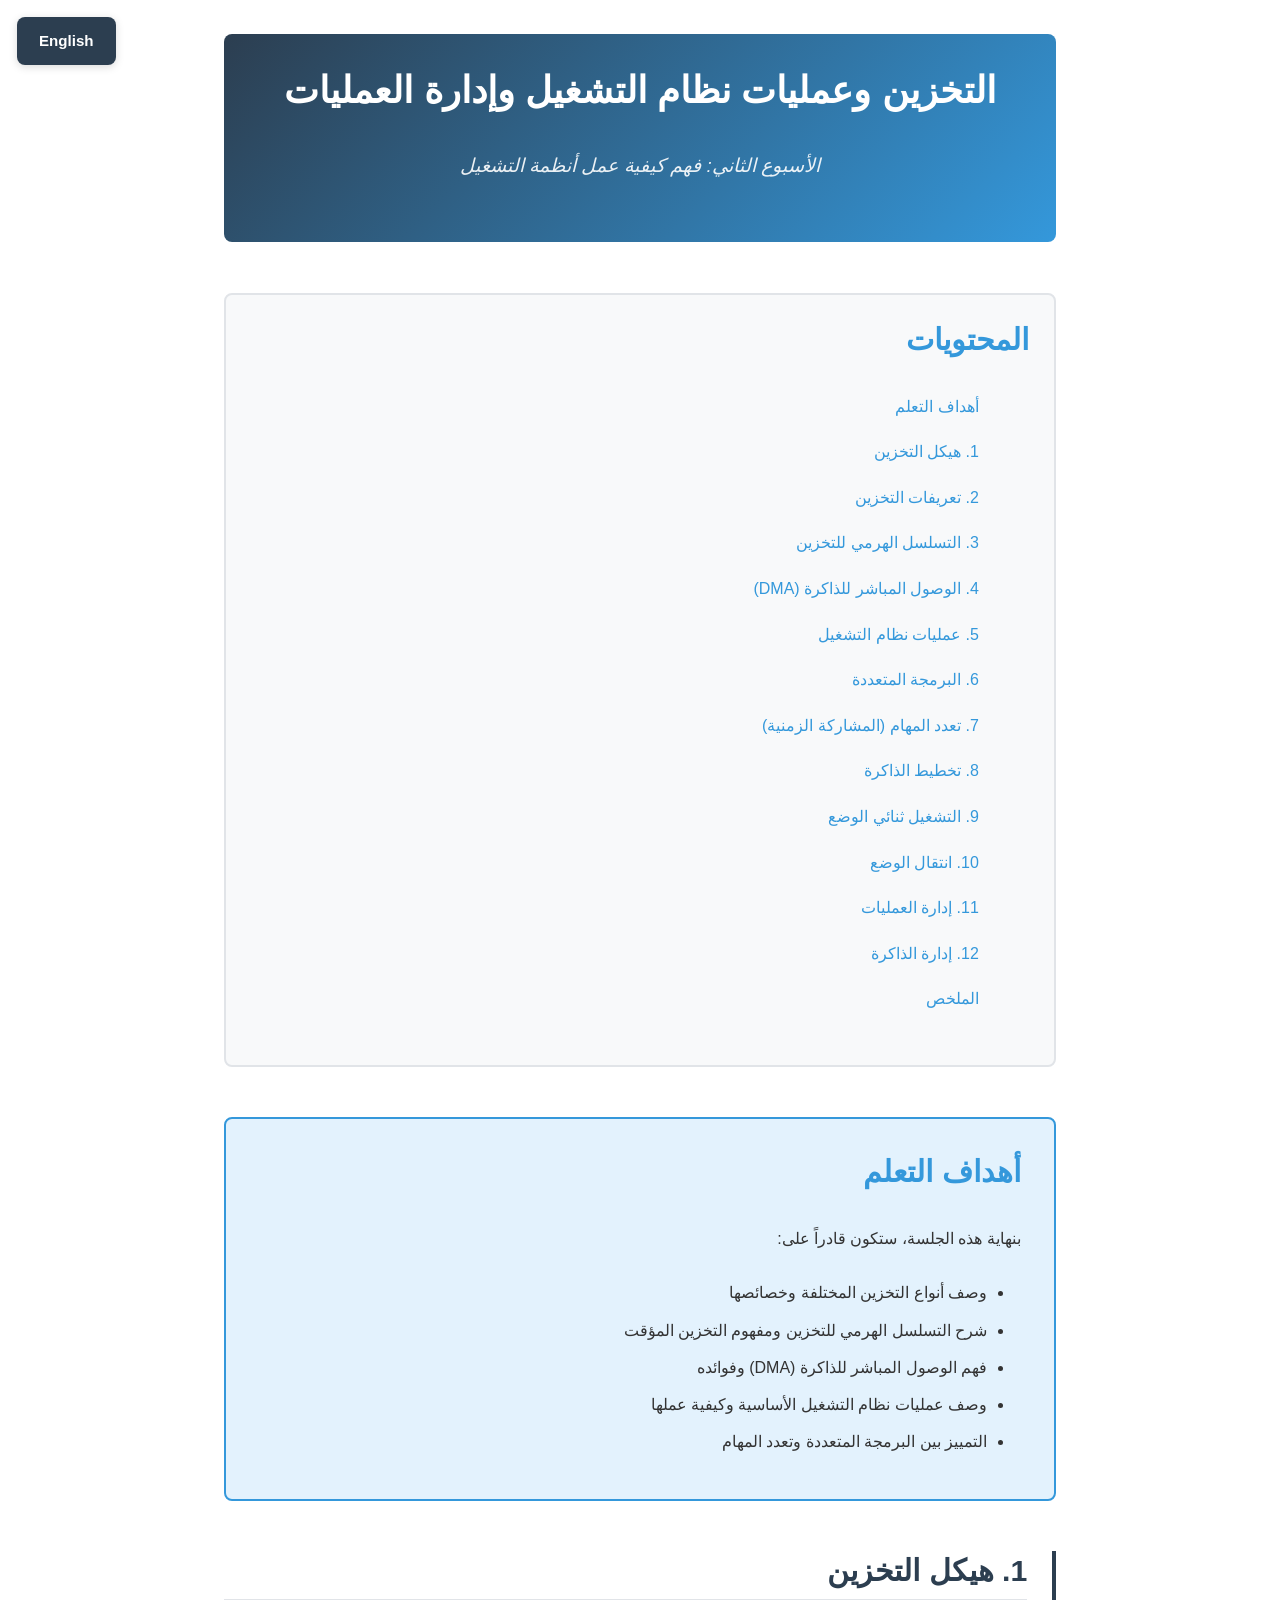
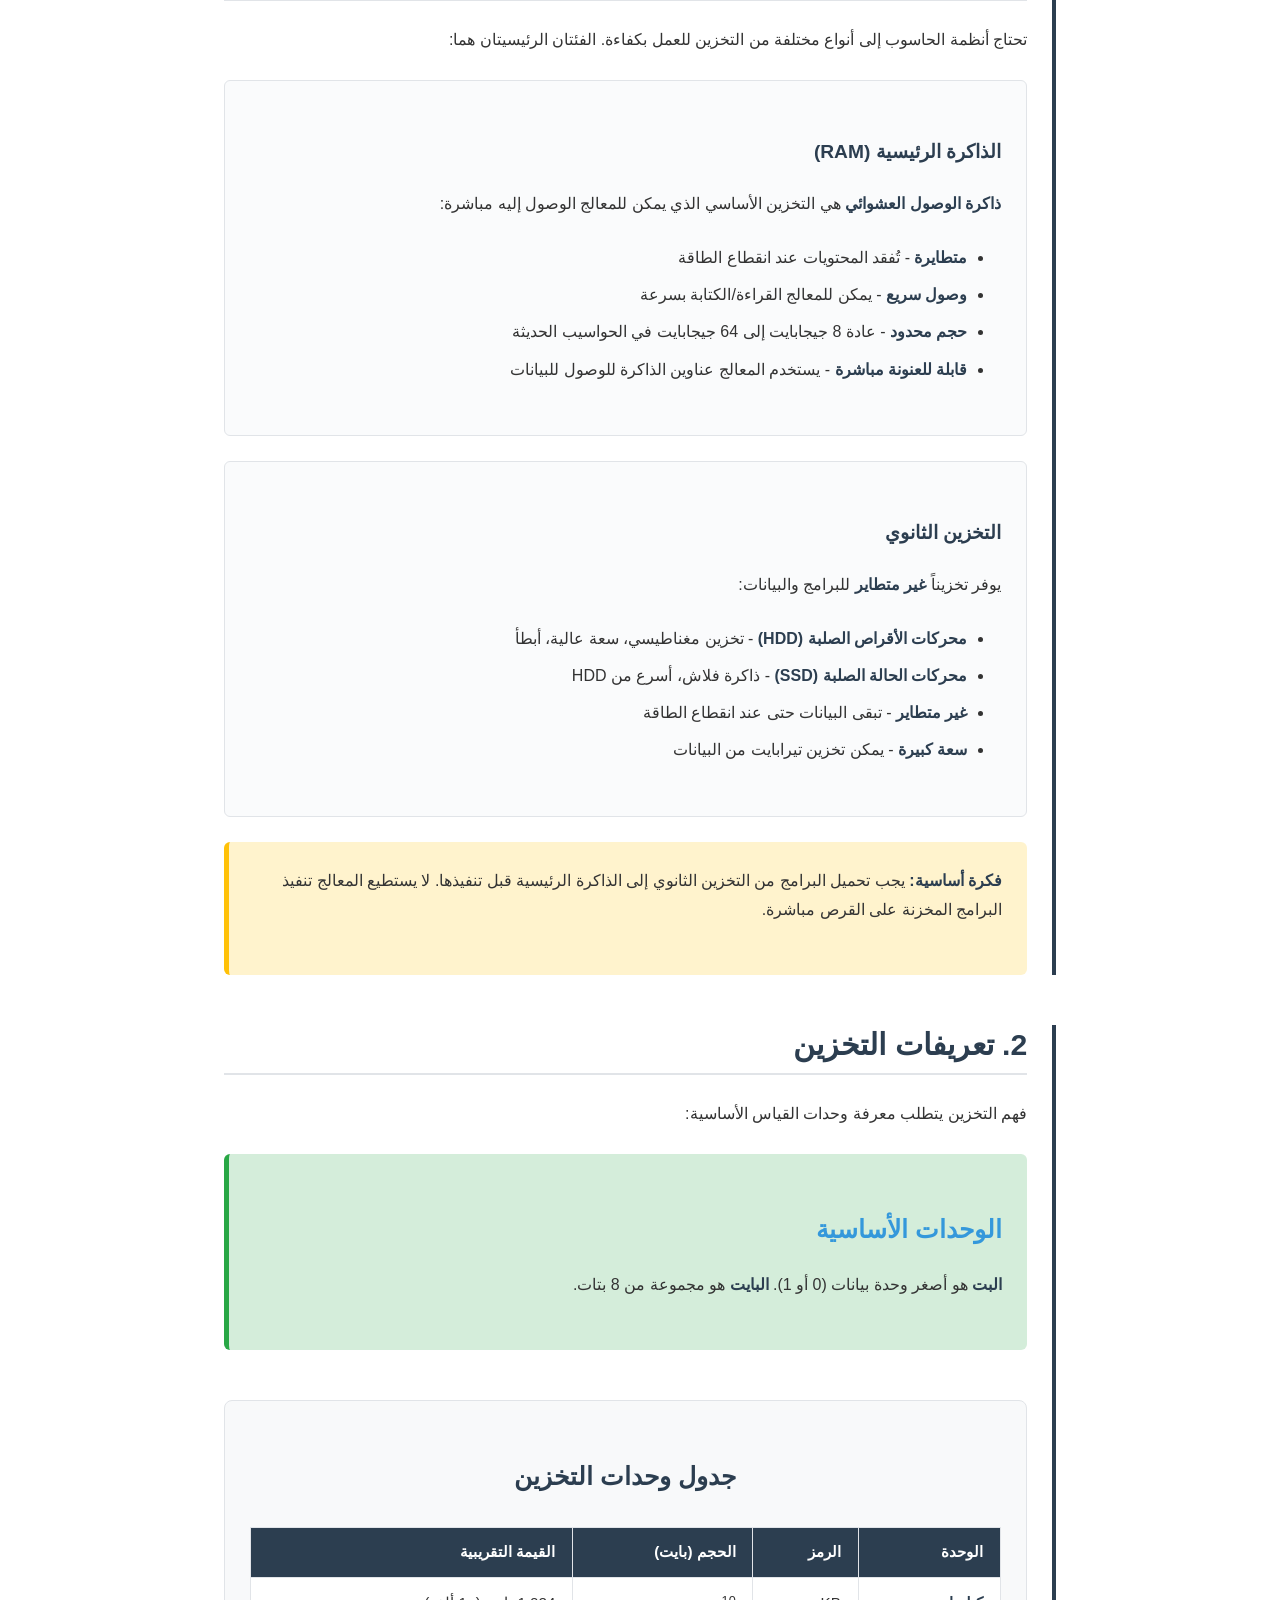
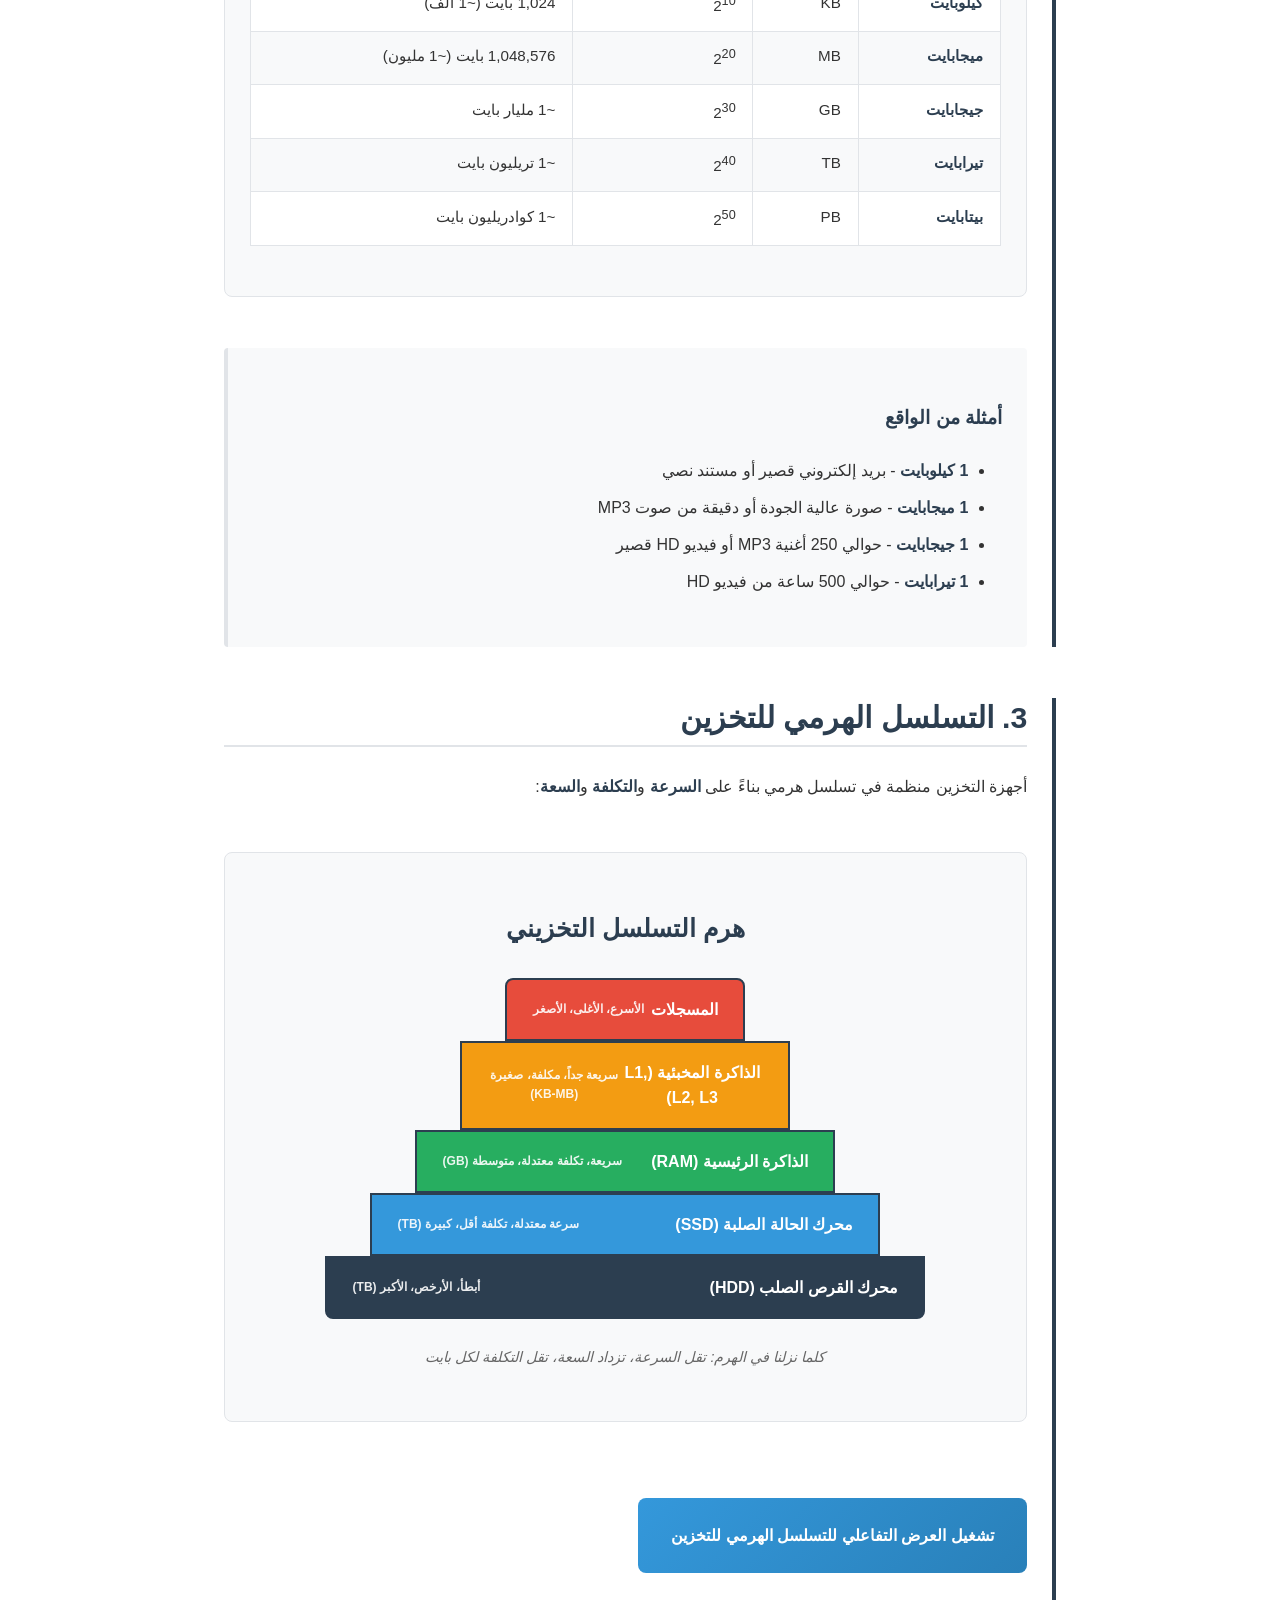
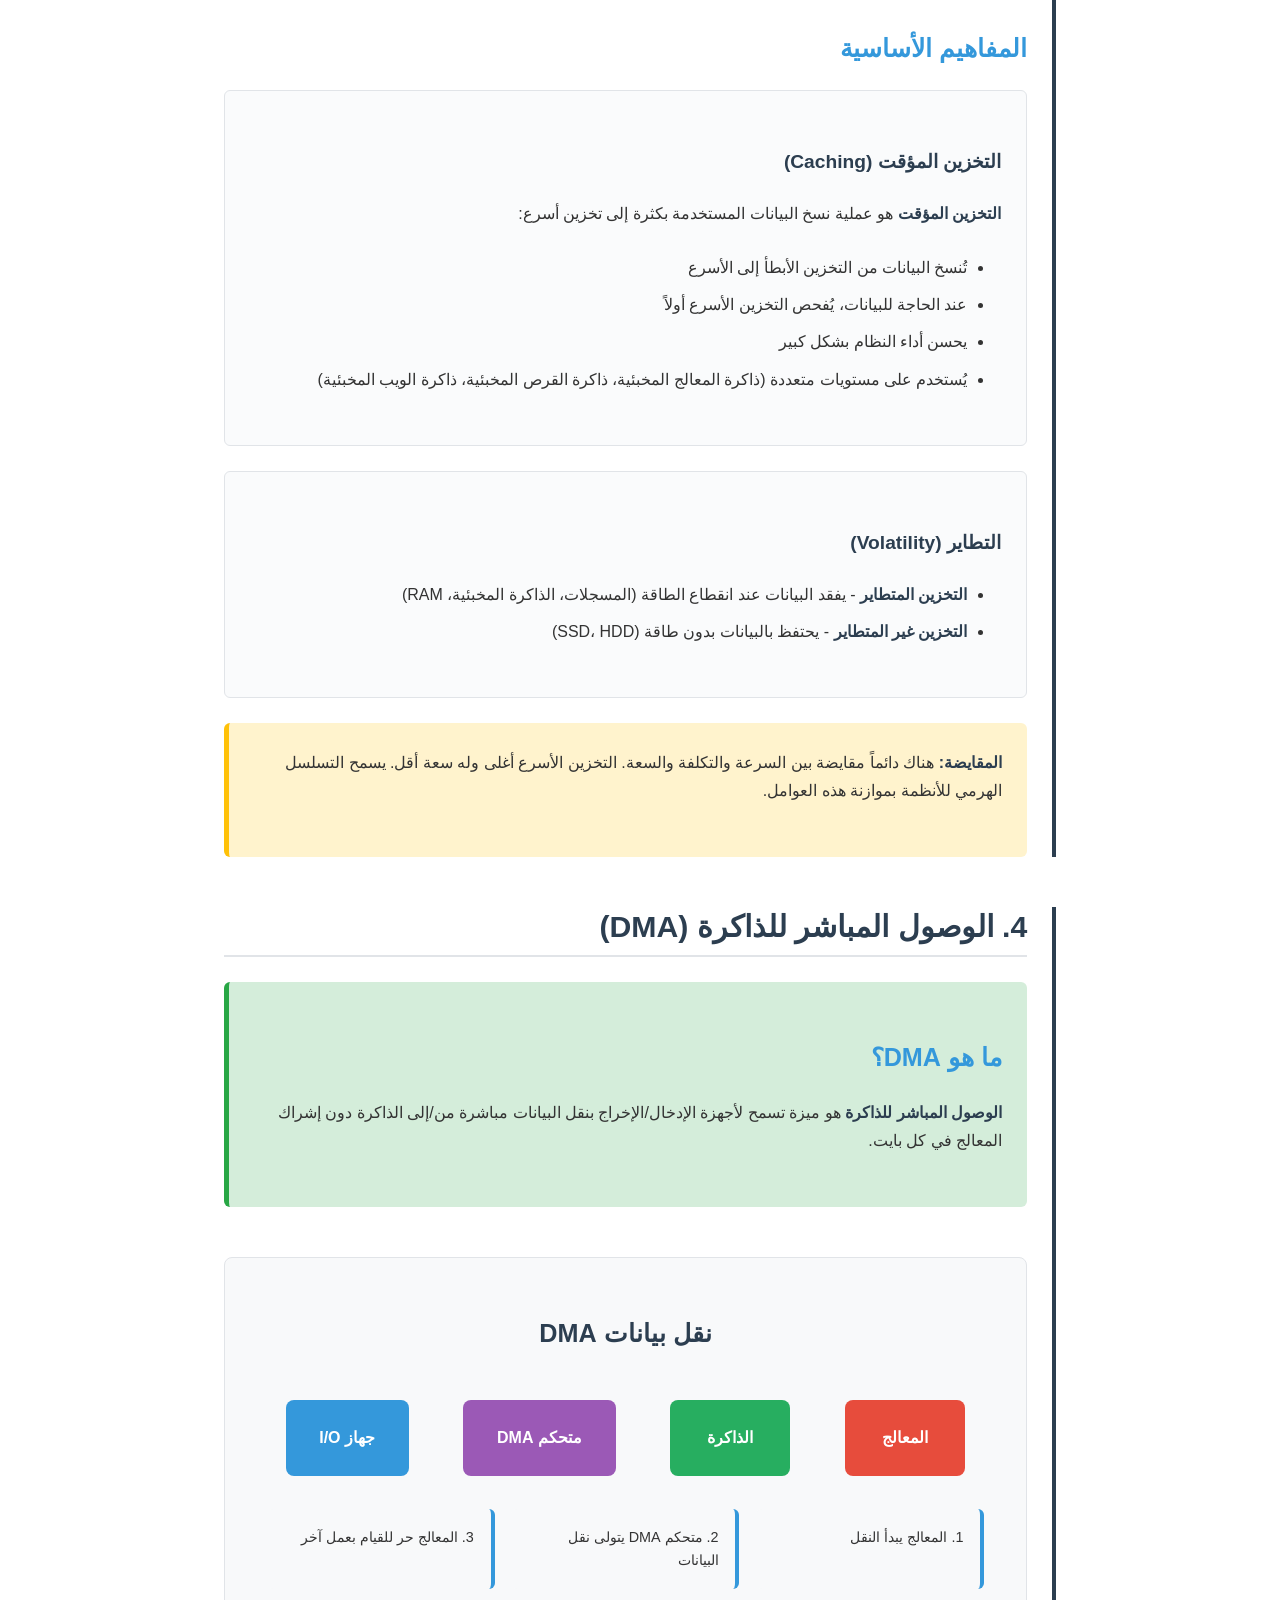
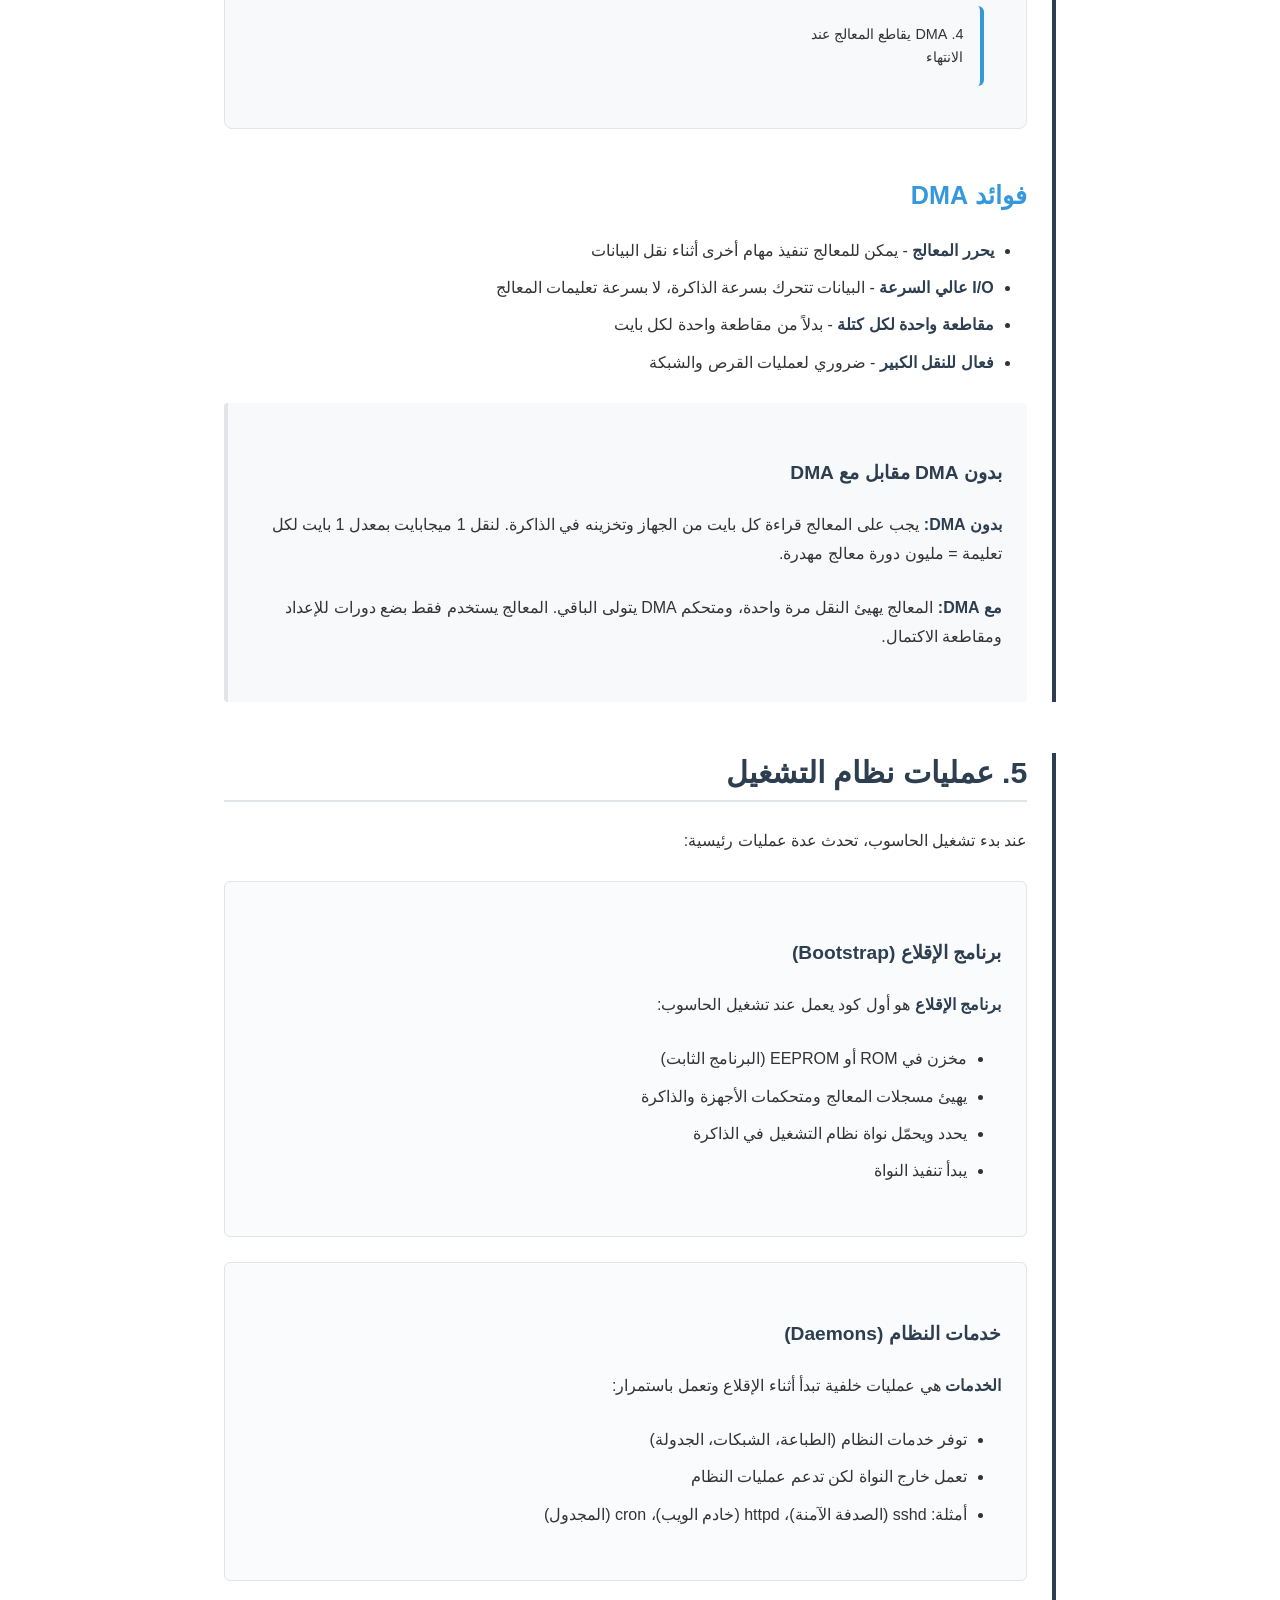
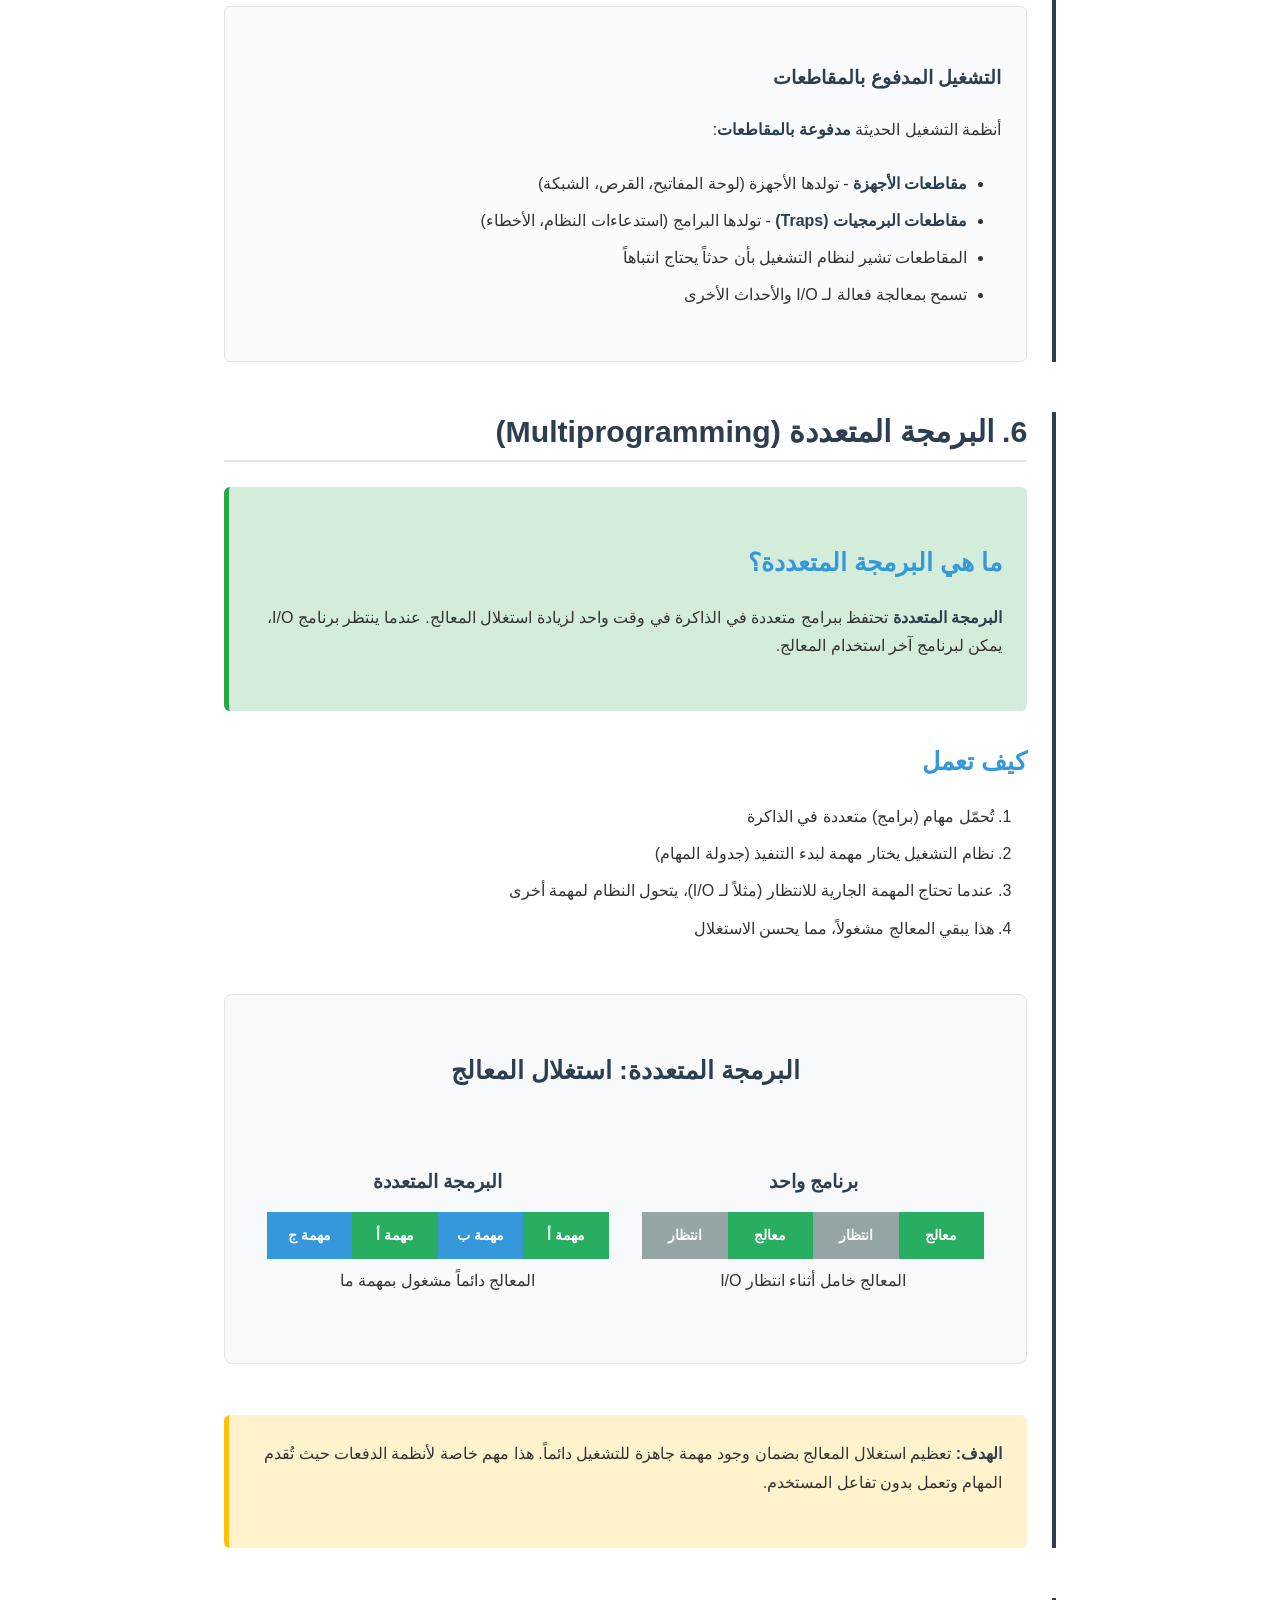
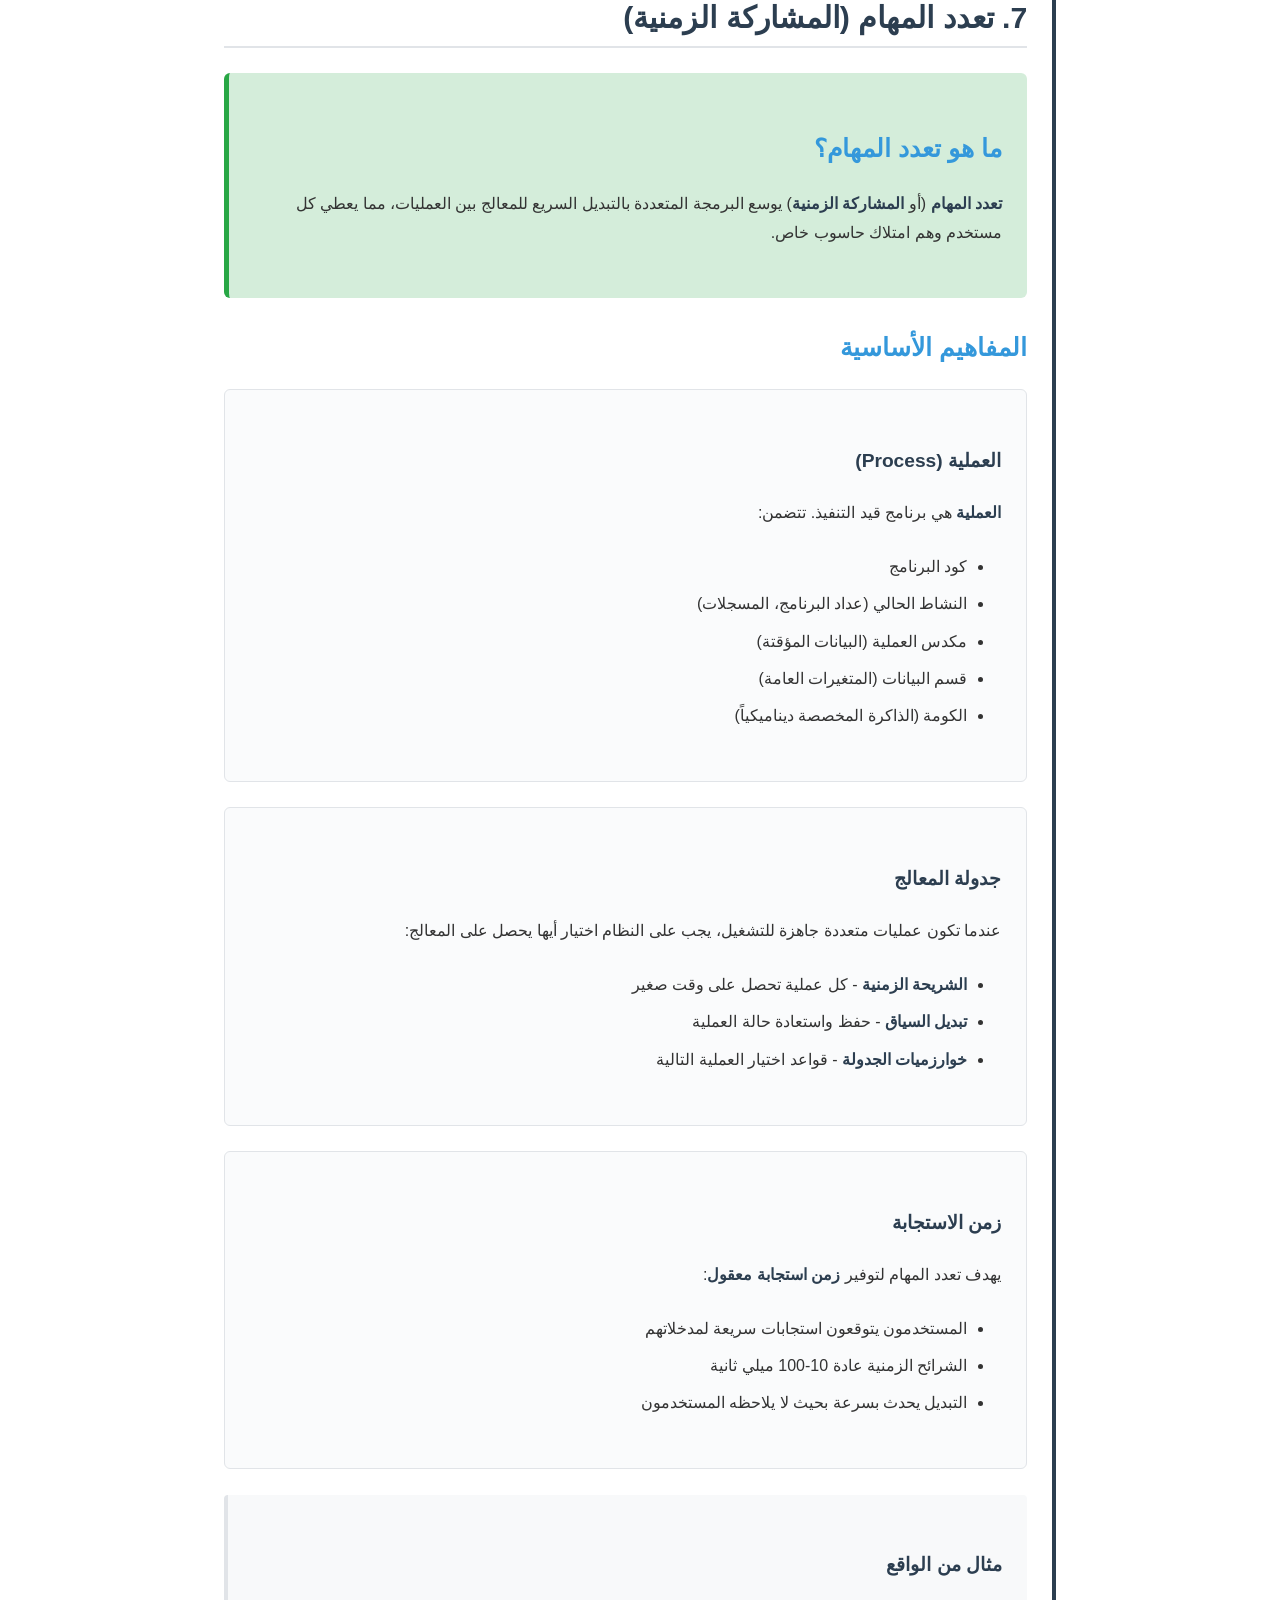
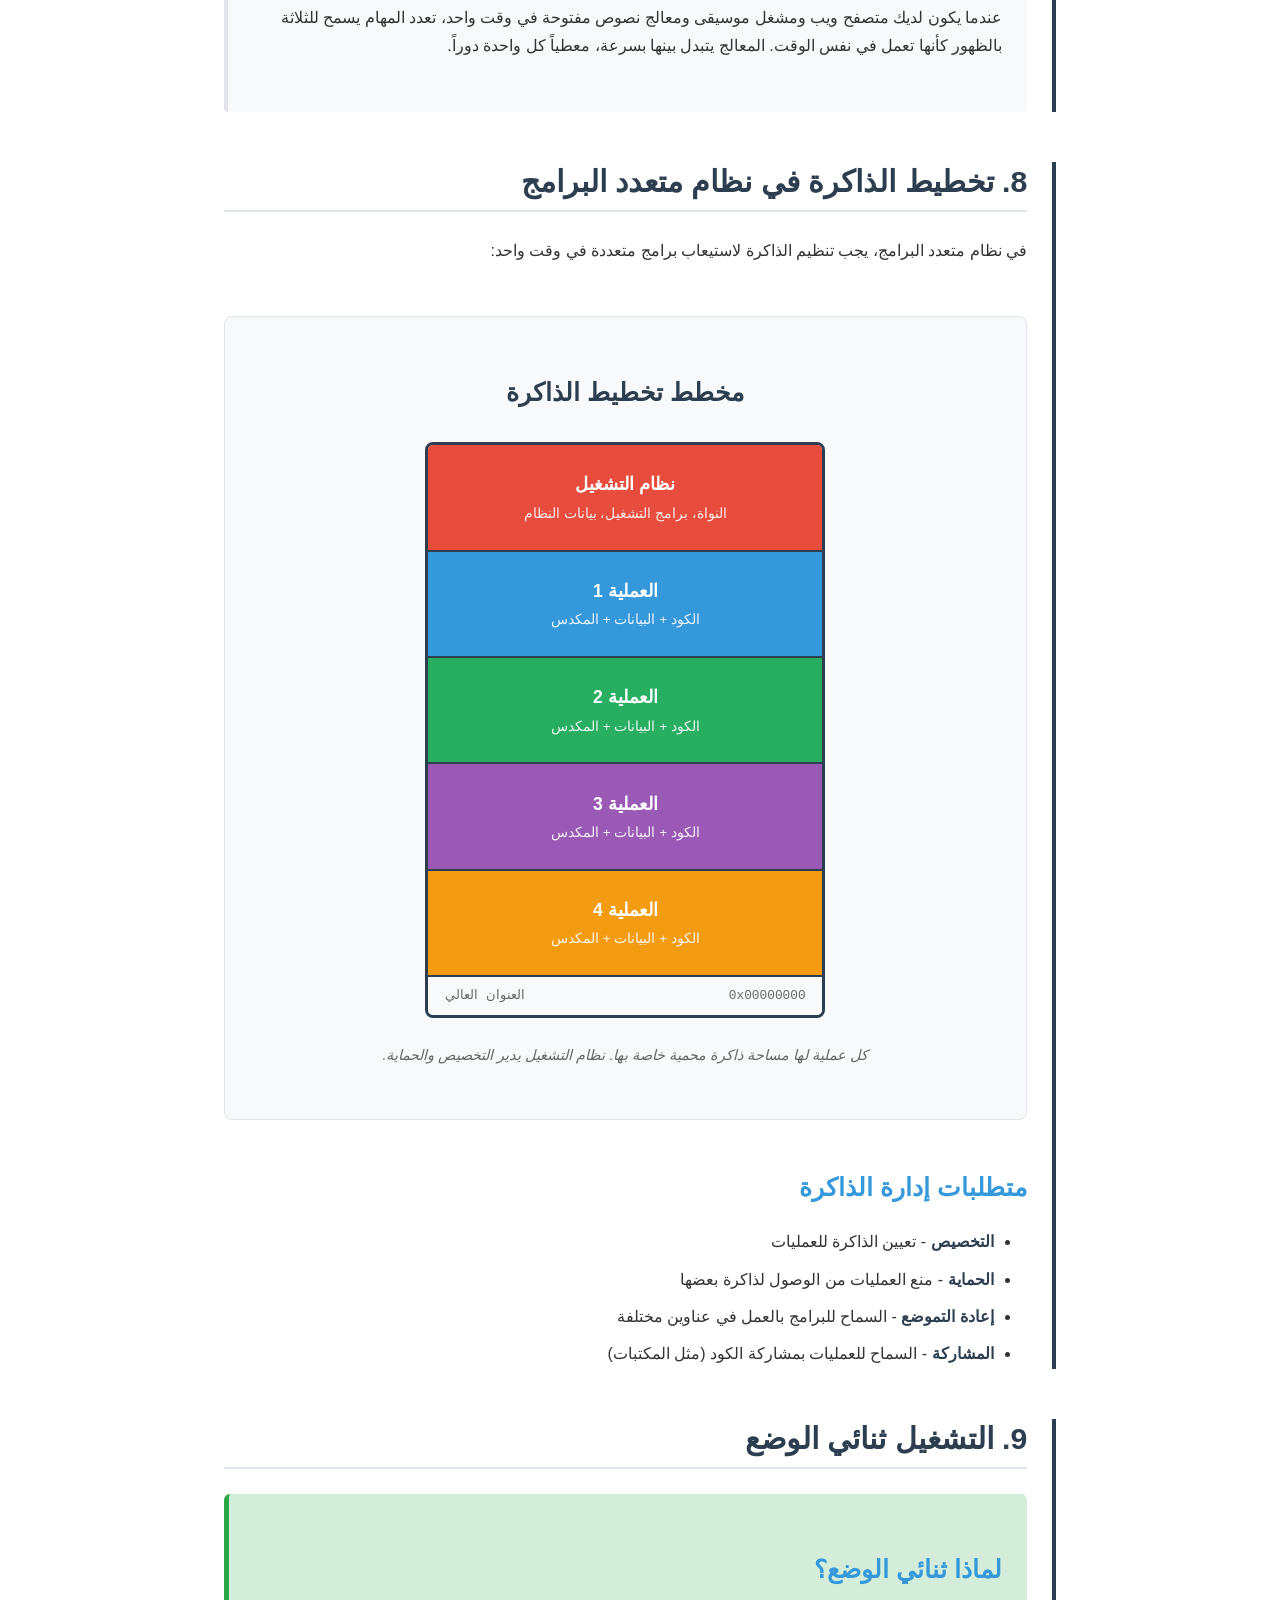
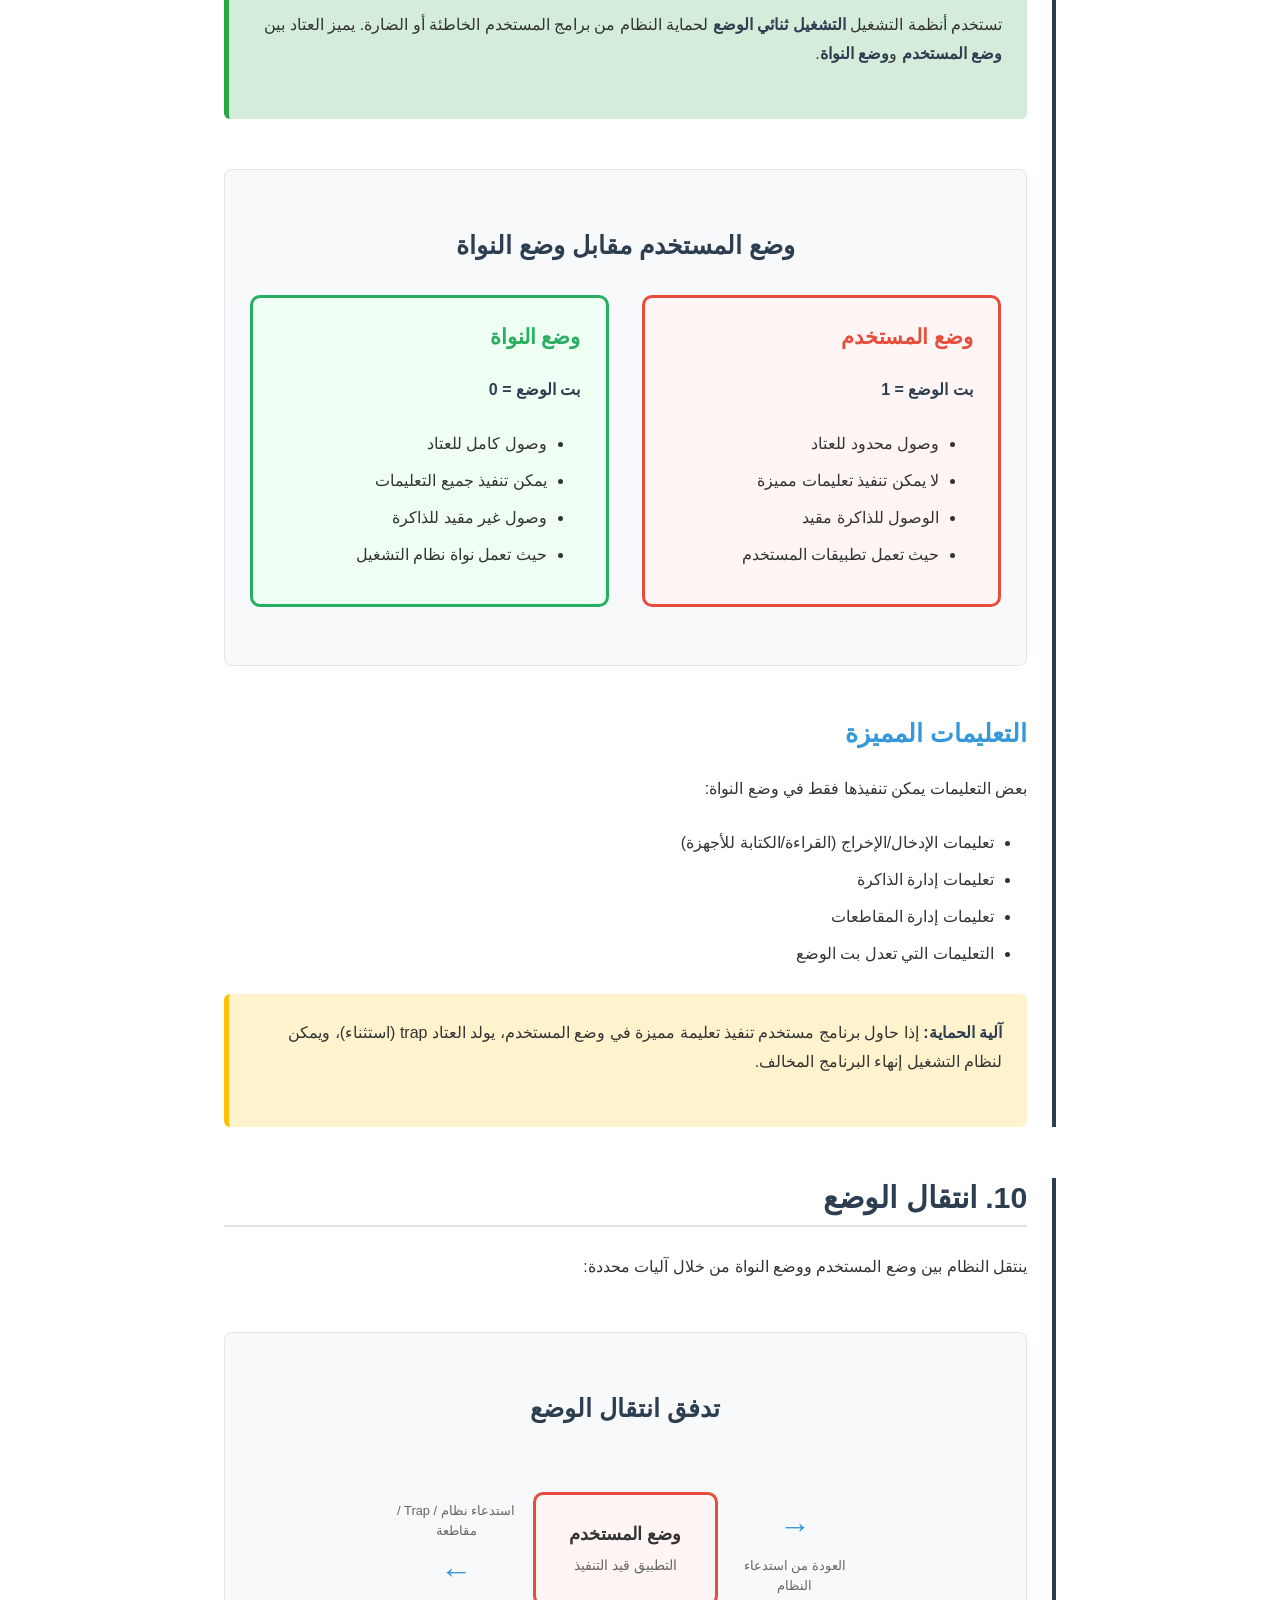
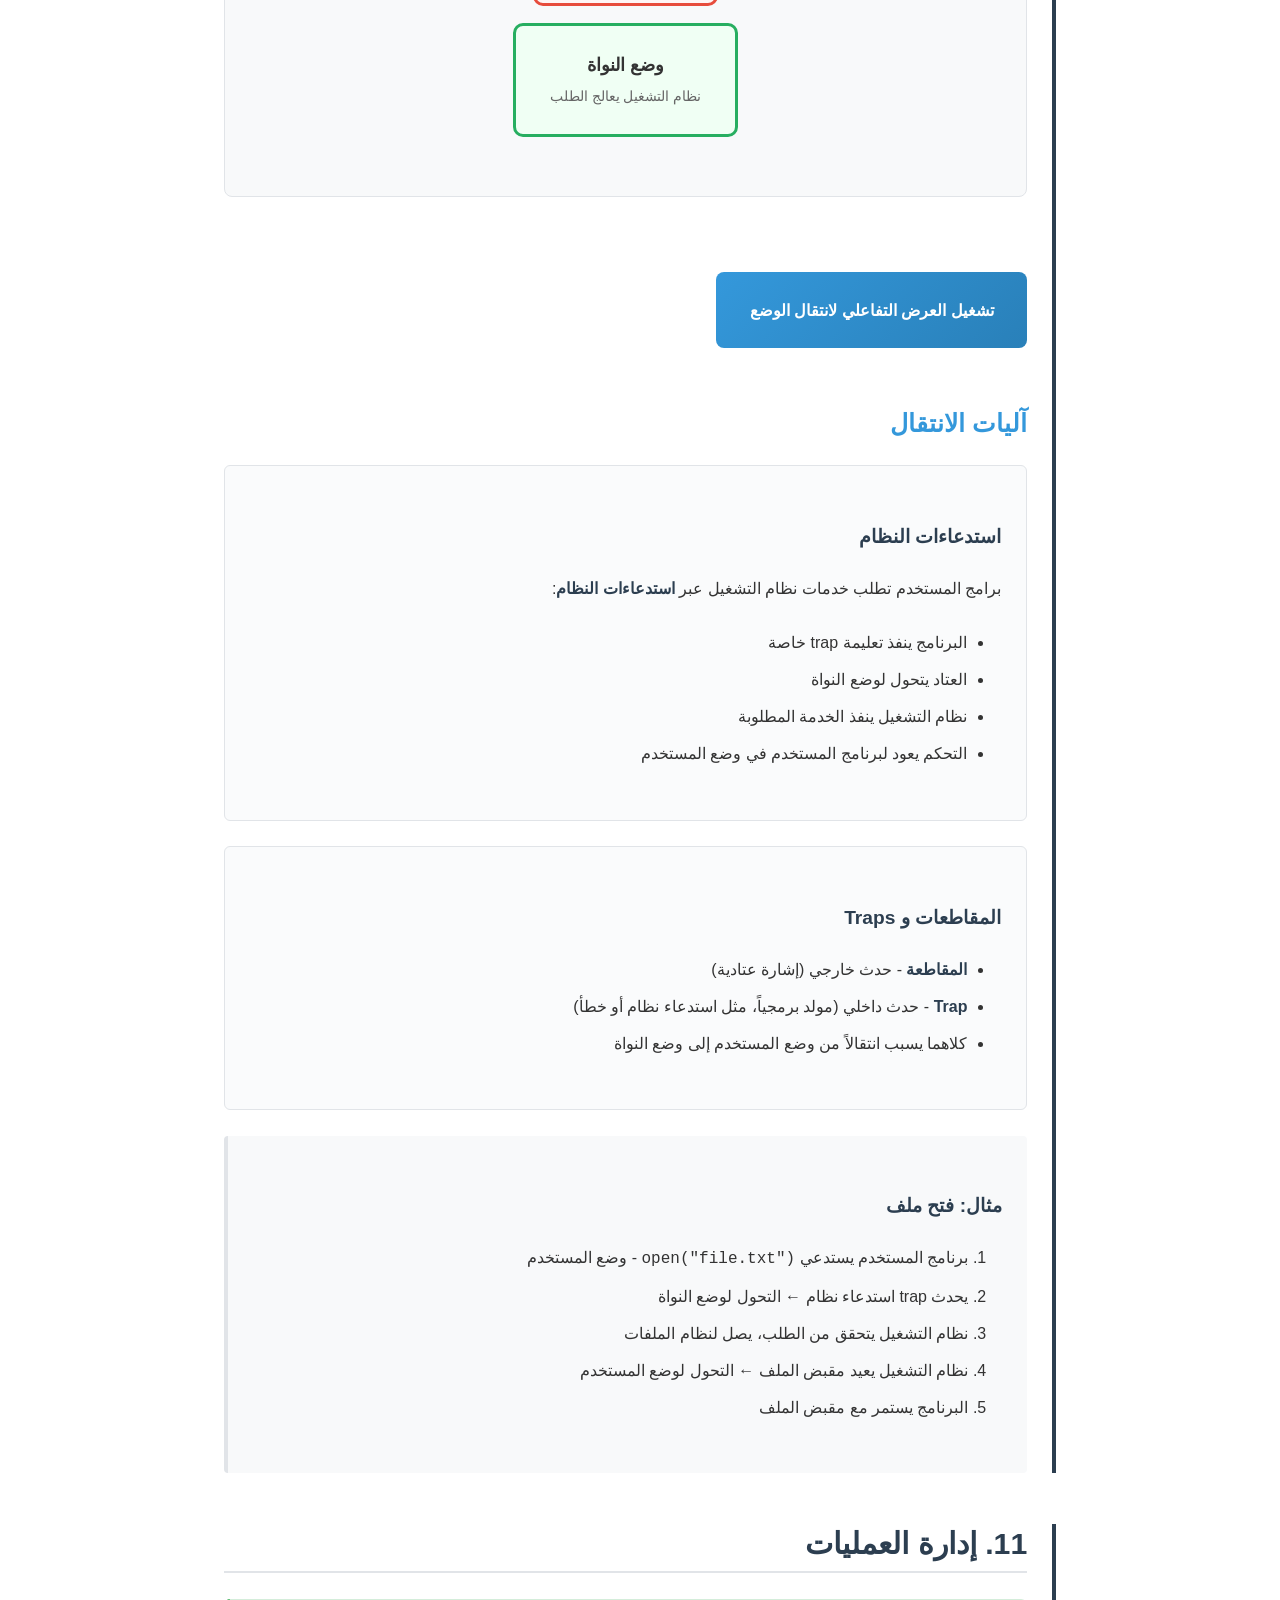
<file: weeks/week2_ar.html>
<!DOCTYPE html>
<html lang="ar" dir="rtl">
<head>
    <meta charset="UTF-8">
    <meta name="viewport" content="width=device-width, initial-scale=1.0">
    <title>الأسبوع الثاني: التخزين وعمليات نظام التشغيل وإدارة العمليات</title>
    <link rel="stylesheet" href="../css/styles.css">
    <link href="https://fonts.googleapis.com/css2?family=Cairo:wght@400;600;700&display=swap" rel="stylesheet">
</head>
<body>
    <!-- Language Switcher -->
    <div class="language-switcher">
        <a href="week2.html" class="lang-button" title="Switch to English">English</a>
    </div>

    <header>
        <h1>التخزين وعمليات نظام التشغيل وإدارة العمليات</h1>
        <p class="subtitle">الأسبوع الثاني: فهم كيفية عمل أنظمة التشغيل</p>
    </header>

    <nav class="table-of-contents no-print">
        <h2>المحتويات</h2>
        <ul>
            <li><a href="#objectives">أهداف التعلم</a></li>
            <li><a href="#storage-structure">1. هيكل التخزين</a></li>
            <li><a href="#storage-definitions">2. تعريفات التخزين</a></li>
            <li><a href="#storage-hierarchy">3. التسلسل الهرمي للتخزين</a></li>
            <li><a href="#dma">4. الوصول المباشر للذاكرة (DMA)</a></li>
            <li><a href="#os-operations">5. عمليات نظام التشغيل</a></li>
            <li><a href="#multiprogramming">6. البرمجة المتعددة</a></li>
            <li><a href="#multitasking">7. تعدد المهام (المشاركة الزمنية)</a></li>
            <li><a href="#memory-layout">8. تخطيط الذاكرة</a></li>
            <li><a href="#dual-mode">9. التشغيل ثنائي الوضع</a></li>
            <li><a href="#mode-transition">10. انتقال الوضع</a></li>
            <li><a href="#process-management">11. إدارة العمليات</a></li>
            <li><a href="#memory-management">12. إدارة الذاكرة</a></li>
            <li><a href="#summary">الملخص</a></li>
        </ul>
    </nav>

    <main>
        <!-- Learning Objectives -->
        <section id="objectives" class="learning-objectives">
            <h2>أهداف التعلم</h2>
            <p>بنهاية هذه الجلسة، ستكون قادراً على:</p>
            <ul>
                <li>وصف أنواع التخزين المختلفة وخصائصها</li>
                <li>شرح التسلسل الهرمي للتخزين ومفهوم التخزين المؤقت</li>
                <li>فهم الوصول المباشر للذاكرة (DMA) وفوائده</li>
                <li>وصف عمليات نظام التشغيل الأساسية وكيفية عملها</li>
                <li>التمييز بين البرمجة المتعددة وتعدد المهام</li>
            </ul>
        </section>

        <!-- Section 1: Storage Structure -->
        <section id="storage-structure" class="content-section">
            <h2>1. هيكل التخزين</h2>

            <p>تحتاج أنظمة الحاسوب إلى أنواع مختلفة من التخزين للعمل بكفاءة. الفئتان الرئيسيتان هما:</p>

            <article class="os-component">
                <h4>الذاكرة الرئيسية (RAM)</h4>
                <p><strong>ذاكرة الوصول العشوائي</strong> هي التخزين الأساسي الذي يمكن للمعالج الوصول إليه مباشرة:</p>
                <ul>
                    <li><strong>متطايرة</strong> - تُفقد المحتويات عند انقطاع الطاقة</li>
                    <li><strong>وصول سريع</strong> - يمكن للمعالج القراءة/الكتابة بسرعة</li>
                    <li><strong>حجم محدود</strong> - عادة 8 جيجابايت إلى 64 جيجابايت في الحواسيب الحديثة</li>
                    <li><strong>قابلة للعنونة مباشرة</strong> - يستخدم المعالج عناوين الذاكرة للوصول للبيانات</li>
                </ul>
            </article>

            <article class="os-component">
                <h4>التخزين الثانوي</h4>
                <p>يوفر تخزيناً <strong>غير متطاير</strong> للبرامج والبيانات:</p>
                <ul>
                    <li><strong>محركات الأقراص الصلبة (HDD)</strong> - تخزين مغناطيسي، سعة عالية، أبطأ</li>
                    <li><strong>محركات الحالة الصلبة (SSD)</strong> - ذاكرة فلاش، أسرع من HDD</li>
                    <li><strong>غير متطاير</strong> - تبقى البيانات حتى عند انقطاع الطاقة</li>
                    <li><strong>سعة كبيرة</strong> - يمكن تخزين تيرابايت من البيانات</li>
                </ul>
            </article>

            <div class="key-message">
                <p><strong>فكرة أساسية:</strong> يجب تحميل البرامج من التخزين الثانوي إلى الذاكرة الرئيسية قبل تنفيذها. لا يستطيع المعالج تنفيذ البرامج المخزنة على القرص مباشرة.</p>
            </div>
        </section>

        <!-- Section 2: Storage Definitions -->
        <section id="storage-definitions" class="content-section">
            <h2>2. تعريفات التخزين</h2>

            <p>فهم التخزين يتطلب معرفة وحدات القياس الأساسية:</p>

            <div class="definition">
                <h3>الوحدات الأساسية</h3>
                <p><strong>البت</strong> هو أصغر وحدة بيانات (0 أو 1). <strong>البايت</strong> هو مجموعة من 8 بتات.</p>
            </div>

            <div class="diagram-container">
                <div class="diagram-title-section">
                    <h3 class="diagram-title">جدول وحدات التخزين</h3>
                </div>
                <table>
                    <thead>
                        <tr>
                            <th>الوحدة</th>
                            <th>الرمز</th>
                            <th>الحجم (بايت)</th>
                            <th>القيمة التقريبية</th>
                        </tr>
                    </thead>
                    <tbody>
                        <tr>
                            <td><strong>كيلوبايت</strong></td>
                            <td>KB</td>
                            <td>2<sup>10</sup></td>
                            <td>1,024 بايت (~1 ألف)</td>
                        </tr>
                        <tr>
                            <td><strong>ميجابايت</strong></td>
                            <td>MB</td>
                            <td>2<sup>20</sup></td>
                            <td>1,048,576 بايت (~1 مليون)</td>
                        </tr>
                        <tr>
                            <td><strong>جيجابايت</strong></td>
                            <td>GB</td>
                            <td>2<sup>30</sup></td>
                            <td>~1 مليار بايت</td>
                        </tr>
                        <tr>
                            <td><strong>تيرابايت</strong></td>
                            <td>TB</td>
                            <td>2<sup>40</sup></td>
                            <td>~1 تريليون بايت</td>
                        </tr>
                        <tr>
                            <td><strong>بيتابايت</strong></td>
                            <td>PB</td>
                            <td>2<sup>50</sup></td>
                            <td>~1 كوادريليون بايت</td>
                        </tr>
                    </tbody>
                </table>
            </div>

            <div class="example">
                <h4>أمثلة من الواقع</h4>
                <ul>
                    <li><strong>1 كيلوبايت</strong> - بريد إلكتروني قصير أو مستند نصي</li>
                    <li><strong>1 ميجابايت</strong> - صورة عالية الجودة أو دقيقة من صوت MP3</li>
                    <li><strong>1 جيجابايت</strong> - حوالي 250 أغنية MP3 أو فيديو HD قصير</li>
                    <li><strong>1 تيرابايت</strong> - حوالي 500 ساعة من فيديو HD</li>
                </ul>
            </div>
        </section>

        <!-- Section 3: Storage Hierarchy -->
        <section id="storage-hierarchy" class="content-section">
            <h2>3. التسلسل الهرمي للتخزين</h2>

            <p>أجهزة التخزين منظمة في تسلسل هرمي بناءً على <strong>السرعة</strong> و<strong>التكلفة</strong> و<strong>السعة</strong>:</p>

            <div class="diagram-container">
                <div class="diagram-title-section">
                    <h3 class="diagram-title">هرم التسلسل التخزيني</h3>
                </div>
                <div class="storage-pyramid">
                    <div class="pyramid-level level-registers">
                        <span class="level-name">المسجلات</span>
                        <span class="level-info">الأسرع، الأغلى، الأصغر</span>
                    </div>
                    <div class="pyramid-level level-cache">
                        <span class="level-name">الذاكرة المخبئية (L1, L2, L3)</span>
                        <span class="level-info">سريعة جداً، مكلفة، صغيرة (KB-MB)</span>
                    </div>
                    <div class="pyramid-level level-ram">
                        <span class="level-name">الذاكرة الرئيسية (RAM)</span>
                        <span class="level-info">سريعة، تكلفة معتدلة، متوسطة (GB)</span>
                    </div>
                    <div class="pyramid-level level-ssd">
                        <span class="level-name">محرك الحالة الصلبة (SSD)</span>
                        <span class="level-info">سرعة معتدلة، تكلفة أقل، كبيرة (TB)</span>
                    </div>
                    <div class="pyramid-level level-hdd">
                        <span class="level-name">محرك القرص الصلب (HDD)</span>
                        <span class="level-info">أبطأ، الأرخص، الأكبر (TB)</span>
                    </div>
                </div>
                <p class="diagram-note">كلما نزلنا في الهرم: تقل السرعة، تزداد السعة، تقل التكلفة لكل بايت</p>
            </div>

            <a href="../demos/storage_hierarchy_demo.html" class="demo-link">تشغيل العرض التفاعلي للتسلسل الهرمي للتخزين</a>

            <h3>المفاهيم الأساسية</h3>

            <article class="os-component">
                <h4>التخزين المؤقت (Caching)</h4>
                <p><strong>التخزين المؤقت</strong> هو عملية نسخ البيانات المستخدمة بكثرة إلى تخزين أسرع:</p>
                <ul>
                    <li>تُنسخ البيانات من التخزين الأبطأ إلى الأسرع</li>
                    <li>عند الحاجة للبيانات، يُفحص التخزين الأسرع أولاً</li>
                    <li>يحسن أداء النظام بشكل كبير</li>
                    <li>يُستخدم على مستويات متعددة (ذاكرة المعالج المخبئية، ذاكرة القرص المخبئية، ذاكرة الويب المخبئية)</li>
                </ul>
            </article>

            <article class="os-component">
                <h4>التطاير (Volatility)</h4>
                <ul>
                    <li><strong>التخزين المتطاير</strong> - يفقد البيانات عند انقطاع الطاقة (المسجلات، الذاكرة المخبئية، RAM)</li>
                    <li><strong>التخزين غير المتطاير</strong> - يحتفظ بالبيانات بدون طاقة (SSD، HDD)</li>
                </ul>
            </article>

            <div class="key-message">
                <p><strong>المقايضة:</strong> هناك دائماً مقايضة بين السرعة والتكلفة والسعة. التخزين الأسرع أغلى وله سعة أقل. يسمح التسلسل الهرمي للأنظمة بموازنة هذه العوامل.</p>
            </div>
        </section>

        <!-- Section 4: DMA -->
        <section id="dma" class="content-section">
            <h2>4. الوصول المباشر للذاكرة (DMA)</h2>

            <div class="definition">
                <h3>ما هو DMA؟</h3>
                <p><strong>الوصول المباشر للذاكرة</strong> هو ميزة تسمح لأجهزة الإدخال/الإخراج بنقل البيانات مباشرة من/إلى الذاكرة دون إشراك المعالج في كل بايت.</p>
            </div>

            <div class="diagram-container">
                <div class="diagram-title-section">
                    <h3 class="diagram-title">نقل بيانات DMA</h3>
                </div>
                <div class="dma-diagram">
                    <div class="dma-components">
                        <div class="dma-box cpu-box">المعالج</div>
                        <div class="dma-box memory-box">الذاكرة</div>
                        <div class="dma-box dma-controller-box">متحكم DMA</div>
                        <div class="dma-box device-box">جهاز I/O</div>
                    </div>
                    <div class="dma-flow">
                        <div class="flow-step">1. المعالج يبدأ النقل</div>
                        <div class="flow-step">2. متحكم DMA يتولى نقل البيانات</div>
                        <div class="flow-step">3. المعالج حر للقيام بعمل آخر</div>
                        <div class="flow-step">4. DMA يقاطع المعالج عند الانتهاء</div>
                    </div>
                </div>
            </div>

            <h3>فوائد DMA</h3>
            <ul>
                <li><strong>يحرر المعالج</strong> - يمكن للمعالج تنفيذ مهام أخرى أثناء نقل البيانات</li>
                <li><strong>I/O عالي السرعة</strong> - البيانات تتحرك بسرعة الذاكرة، لا بسرعة تعليمات المعالج</li>
                <li><strong>مقاطعة واحدة لكل كتلة</strong> - بدلاً من مقاطعة واحدة لكل بايت</li>
                <li><strong>فعال للنقل الكبير</strong> - ضروري لعمليات القرص والشبكة</li>
            </ul>

            <div class="example">
                <h4>بدون DMA مقابل مع DMA</h4>
                <p><strong>بدون DMA:</strong> يجب على المعالج قراءة كل بايت من الجهاز وتخزينه في الذاكرة. لنقل 1 ميجابايت بمعدل 1 بايت لكل تعليمة = مليون دورة معالج مهدرة.</p>
                <p><strong>مع DMA:</strong> المعالج يهيئ النقل مرة واحدة، ومتحكم DMA يتولى الباقي. المعالج يستخدم فقط بضع دورات للإعداد ومقاطعة الاكتمال.</p>
            </div>
        </section>

        <!-- Section 5: OS Operations -->
        <section id="os-operations" class="content-section">
            <h2>5. عمليات نظام التشغيل</h2>

            <p>عند بدء تشغيل الحاسوب، تحدث عدة عمليات رئيسية:</p>

            <article class="os-component">
                <h4>برنامج الإقلاع (Bootstrap)</h4>
                <p><strong>برنامج الإقلاع</strong> هو أول كود يعمل عند تشغيل الحاسوب:</p>
                <ul>
                    <li>مخزن في ROM أو EEPROM (البرنامج الثابت)</li>
                    <li>يهيئ مسجلات المعالج ومتحكمات الأجهزة والذاكرة</li>
                    <li>يحدد ويحمّل نواة نظام التشغيل في الذاكرة</li>
                    <li>يبدأ تنفيذ النواة</li>
                </ul>
            </article>

            <article class="os-component">
                <h4>خدمات النظام (Daemons)</h4>
                <p><strong>الخدمات</strong> هي عمليات خلفية تبدأ أثناء الإقلاع وتعمل باستمرار:</p>
                <ul>
                    <li>توفر خدمات النظام (الطباعة، الشبكات، الجدولة)</li>
                    <li>تعمل خارج النواة لكن تدعم عمليات النظام</li>
                    <li>أمثلة: sshd (الصدفة الآمنة)، httpd (خادم الويب)، cron (المجدول)</li>
                </ul>
            </article>

            <article class="os-component">
                <h4>التشغيل المدفوع بالمقاطعات</h4>
                <p>أنظمة التشغيل الحديثة <strong>مدفوعة بالمقاطعات</strong>:</p>
                <ul>
                    <li><strong>مقاطعات الأجهزة</strong> - تولدها الأجهزة (لوحة المفاتيح، القرص، الشبكة)</li>
                    <li><strong>مقاطعات البرمجيات (Traps)</strong> - تولدها البرامج (استدعاءات النظام، الأخطاء)</li>
                    <li>المقاطعات تشير لنظام التشغيل بأن حدثاً يحتاج انتباهاً</li>
                    <li>تسمح بمعالجة فعالة لـ I/O والأحداث الأخرى</li>
                </ul>
            </article>
        </section>

        <!-- Section 6: Multiprogramming -->
        <section id="multiprogramming" class="content-section">
            <h2>6. البرمجة المتعددة (Multiprogramming)</h2>

            <div class="definition">
                <h3>ما هي البرمجة المتعددة؟</h3>
                <p><strong>البرمجة المتعددة</strong> تحتفظ ببرامج متعددة في الذاكرة في وقت واحد لزيادة استغلال المعالج. عندما ينتظر برنامج I/O، يمكن لبرنامج آخر استخدام المعالج.</p>
            </div>

            <h3>كيف تعمل</h3>
            <ol>
                <li>تُحمّل مهام (برامج) متعددة في الذاكرة</li>
                <li>نظام التشغيل يختار مهمة لبدء التنفيذ (جدولة المهام)</li>
                <li>عندما تحتاج المهمة الجارية للانتظار (مثلاً لـ I/O)، يتحول النظام لمهمة أخرى</li>
                <li>هذا يبقي المعالج مشغولاً، مما يحسن الاستغلال</li>
            </ol>

            <div class="diagram-container">
                <div class="diagram-title-section">
                    <h3 class="diagram-title">البرمجة المتعددة: استغلال المعالج</h3>
                </div>
                <div class="multiprogramming-diagram">
                    <div class="mp-scenario">
                        <h4>برنامج واحد</h4>
                        <div class="timeline-visual">
                            <div class="time-block cpu-block">معالج</div>
                            <div class="time-block wait-block">انتظار</div>
                            <div class="time-block cpu-block">معالج</div>
                            <div class="time-block wait-block">انتظار</div>
                        </div>
                        <p>المعالج خامل أثناء انتظار I/O</p>
                    </div>
                    <div class="mp-scenario">
                        <h4>البرمجة المتعددة</h4>
                        <div class="timeline-visual">
                            <div class="time-block cpu-block">مهمة أ</div>
                            <div class="time-block cpu-block-alt">مهمة ب</div>
                            <div class="time-block cpu-block">مهمة أ</div>
                            <div class="time-block cpu-block-alt">مهمة ج</div>
                        </div>
                        <p>المعالج دائماً مشغول بمهمة ما</p>
                    </div>
                </div>
            </div>

            <div class="key-message">
                <p><strong>الهدف:</strong> تعظيم استغلال المعالج بضمان وجود مهمة جاهزة للتشغيل دائماً. هذا مهم خاصة لأنظمة الدفعات حيث تُقدم المهام وتعمل بدون تفاعل المستخدم.</p>
            </div>
        </section>

        <!-- Section 7: Multitasking -->
        <section id="multitasking" class="content-section">
            <h2>7. تعدد المهام (المشاركة الزمنية)</h2>

            <div class="definition">
                <h3>ما هو تعدد المهام؟</h3>
                <p><strong>تعدد المهام</strong> (أو <strong>المشاركة الزمنية</strong>) يوسع البرمجة المتعددة بالتبديل السريع للمعالج بين العمليات، مما يعطي كل مستخدم وهم امتلاك حاسوب خاص.</p>
            </div>

            <h3>المفاهيم الأساسية</h3>

            <article class="os-component">
                <h4>العملية (Process)</h4>
                <p><strong>العملية</strong> هي برنامج قيد التنفيذ. تتضمن:</p>
                <ul>
                    <li>كود البرنامج</li>
                    <li>النشاط الحالي (عداد البرنامج، المسجلات)</li>
                    <li>مكدس العملية (البيانات المؤقتة)</li>
                    <li>قسم البيانات (المتغيرات العامة)</li>
                    <li>الكومة (الذاكرة المخصصة ديناميكياً)</li>
                </ul>
            </article>

            <article class="os-component">
                <h4>جدولة المعالج</h4>
                <p>عندما تكون عمليات متعددة جاهزة للتشغيل، يجب على النظام اختيار أيها يحصل على المعالج:</p>
                <ul>
                    <li><strong>الشريحة الزمنية</strong> - كل عملية تحصل على وقت صغير</li>
                    <li><strong>تبديل السياق</strong> - حفظ واستعادة حالة العملية</li>
                    <li><strong>خوارزميات الجدولة</strong> - قواعد اختيار العملية التالية</li>
                </ul>
            </article>

            <article class="os-component">
                <h4>زمن الاستجابة</h4>
                <p>يهدف تعدد المهام لتوفير <strong>زمن استجابة معقول</strong>:</p>
                <ul>
                    <li>المستخدمون يتوقعون استجابات سريعة لمدخلاتهم</li>
                    <li>الشرائح الزمنية عادة 10-100 ميلي ثانية</li>
                    <li>التبديل يحدث بسرعة بحيث لا يلاحظه المستخدمون</li>
                </ul>
            </article>

            <div class="example">
                <h4>مثال من الواقع</h4>
                <p>عندما يكون لديك متصفح ويب ومشغل موسيقى ومعالج نصوص مفتوحة في وقت واحد، تعدد المهام يسمح للثلاثة بالظهور كأنها تعمل في نفس الوقت. المعالج يتبدل بينها بسرعة، معطياً كل واحدة دوراً.</p>
            </div>
        </section>

        <!-- Section 8: Memory Layout -->
        <section id="memory-layout" class="content-section">
            <h2>8. تخطيط الذاكرة في نظام متعدد البرامج</h2>

            <p>في نظام متعدد البرامج، يجب تنظيم الذاكرة لاستيعاب برامج متعددة في وقت واحد:</p>

            <div class="diagram-container">
                <div class="diagram-title-section">
                    <h3 class="diagram-title">مخطط تخطيط الذاكرة</h3>
                </div>
                <div class="memory-layout-diagram">
                    <div class="memory-section os-section">
                        <span class="section-label">نظام التشغيل</span>
                        <span class="section-detail">النواة، برامج التشغيل، بيانات النظام</span>
                    </div>
                    <div class="memory-section process-section p1">
                        <span class="section-label">العملية 1</span>
                        <span class="section-detail">الكود + البيانات + المكدس</span>
                    </div>
                    <div class="memory-section process-section p2">
                        <span class="section-label">العملية 2</span>
                        <span class="section-detail">الكود + البيانات + المكدس</span>
                    </div>
                    <div class="memory-section process-section p3">
                        <span class="section-label">العملية 3</span>
                        <span class="section-detail">الكود + البيانات + المكدس</span>
                    </div>
                    <div class="memory-section process-section p4">
                        <span class="section-label">العملية 4</span>
                        <span class="section-detail">الكود + البيانات + المكدس</span>
                    </div>
                    <div class="memory-address-labels">
                        <span>0x00000000</span>
                        <span>العنوان العالي</span>
                    </div>
                </div>
                <p class="diagram-note">كل عملية لها مساحة ذاكرة محمية خاصة بها. نظام التشغيل يدير التخصيص والحماية.</p>
            </div>

            <h3>متطلبات إدارة الذاكرة</h3>
            <ul>
                <li><strong>التخصيص</strong> - تعيين الذاكرة للعمليات</li>
                <li><strong>الحماية</strong> - منع العمليات من الوصول لذاكرة بعضها</li>
                <li><strong>إعادة التموضع</strong> - السماح للبرامج بالعمل في عناوين مختلفة</li>
                <li><strong>المشاركة</strong> - السماح للعمليات بمشاركة الكود (مثل المكتبات)</li>
            </ul>
        </section>

        <!-- Section 9: Dual-mode Operation -->
        <section id="dual-mode" class="content-section">
            <h2>9. التشغيل ثنائي الوضع</h2>

            <div class="definition">
                <h3>لماذا ثنائي الوضع؟</h3>
                <p>تستخدم أنظمة التشغيل <strong>التشغيل ثنائي الوضع</strong> لحماية النظام من برامج المستخدم الخاطئة أو الضارة. يميز العتاد بين <strong>وضع المستخدم</strong> و<strong>وضع النواة</strong>.</p>
            </div>

            <div class="diagram-container">
                <div class="diagram-title-section">
                    <h3 class="diagram-title">وضع المستخدم مقابل وضع النواة</h3>
                </div>
                <div class="dual-mode-comparison">
                    <div class="mode-box user-mode-box">
                        <h4>وضع المستخدم</h4>
                        <p><strong>بت الوضع = 1</strong></p>
                        <ul>
                            <li>وصول محدود للعتاد</li>
                            <li>لا يمكن تنفيذ تعليمات مميزة</li>
                            <li>الوصول للذاكرة مقيد</li>
                            <li>حيث تعمل تطبيقات المستخدم</li>
                        </ul>
                    </div>
                    <div class="mode-box kernel-mode-box">
                        <h4>وضع النواة</h4>
                        <p><strong>بت الوضع = 0</strong></p>
                        <ul>
                            <li>وصول كامل للعتاد</li>
                            <li>يمكن تنفيذ جميع التعليمات</li>
                            <li>وصول غير مقيد للذاكرة</li>
                            <li>حيث تعمل نواة نظام التشغيل</li>
                        </ul>
                    </div>
                </div>
            </div>

            <h3>التعليمات المميزة</h3>
            <p>بعض التعليمات يمكن تنفيذها فقط في وضع النواة:</p>
            <ul>
                <li>تعليمات الإدخال/الإخراج (القراءة/الكتابة للأجهزة)</li>
                <li>تعليمات إدارة الذاكرة</li>
                <li>تعليمات إدارة المقاطعات</li>
                <li>التعليمات التي تعدل بت الوضع</li>
            </ul>

            <div class="key-message">
                <p><strong>آلية الحماية:</strong> إذا حاول برنامج مستخدم تنفيذ تعليمة مميزة في وضع المستخدم، يولد العتاد trap (استثناء)، ويمكن لنظام التشغيل إنهاء البرنامج المخالف.</p>
            </div>
        </section>

        <!-- Section 10: Mode Transition -->
        <section id="mode-transition" class="content-section">
            <h2>10. انتقال الوضع</h2>

            <p>ينتقل النظام بين وضع المستخدم ووضع النواة من خلال آليات محددة:</p>

            <div class="diagram-container">
                <div class="diagram-title-section">
                    <h3 class="diagram-title">تدفق انتقال الوضع</h3>
                </div>
                <div class="mode-transition-diagram">
                    <div class="transition-flow">
                        <div class="mode-state user-state">
                            <span class="state-label">وضع المستخدم</span>
                            <span class="state-desc">التطبيق قيد التنفيذ</span>
                        </div>
                        <div class="transition-arrow">
                            <span class="arrow-label">استدعاء نظام / Trap / مقاطعة</span>
                            <span class="arrow-icon">←</span>
                        </div>
                        <div class="mode-state kernel-state">
                            <span class="state-label">وضع النواة</span>
                            <span class="state-desc">نظام التشغيل يعالج الطلب</span>
                        </div>
                        <div class="transition-arrow return-arrow">
                            <span class="arrow-icon">→</span>
                            <span class="arrow-label">العودة من استدعاء النظام</span>
                        </div>
                    </div>
                </div>
            </div>

            <a href="../demos/mode_transition_demo.html" class="demo-link">تشغيل العرض التفاعلي لانتقال الوضع</a>

            <h3>آليات الانتقال</h3>

            <article class="os-component">
                <h4>استدعاءات النظام</h4>
                <p>برامج المستخدم تطلب خدمات نظام التشغيل عبر <strong>استدعاءات النظام</strong>:</p>
                <ul>
                    <li>البرنامج ينفذ تعليمة trap خاصة</li>
                    <li>العتاد يتحول لوضع النواة</li>
                    <li>نظام التشغيل ينفذ الخدمة المطلوبة</li>
                    <li>التحكم يعود لبرنامج المستخدم في وضع المستخدم</li>
                </ul>
            </article>

            <article class="os-component">
                <h4>المقاطعات و Traps</h4>
                <ul>
                    <li><strong>المقاطعة</strong> - حدث خارجي (إشارة عتادية)</li>
                    <li><strong>Trap</strong> - حدث داخلي (مولد برمجياً، مثل استدعاء نظام أو خطأ)</li>
                    <li>كلاهما يسبب انتقالاً من وضع المستخدم إلى وضع النواة</li>
                </ul>
            </article>

            <div class="example">
                <h4>مثال: فتح ملف</h4>
                <ol>
                    <li>برنامج المستخدم يستدعي <code>open("file.txt")</code> - وضع المستخدم</li>
                    <li>يحدث trap استدعاء نظام ← التحول لوضع النواة</li>
                    <li>نظام التشغيل يتحقق من الطلب، يصل لنظام الملفات</li>
                    <li>نظام التشغيل يعيد مقبض الملف ← التحول لوضع المستخدم</li>
                    <li>البرنامج يستمر مع مقبض الملف</li>
                </ol>
            </div>
        </section>

        <!-- Section 11: Process Management -->
        <section id="process-management" class="content-section">
            <h2>11. إدارة العمليات</h2>

            <div class="definition">
                <h3>ما هي العملية؟</h3>
                <p><strong>العملية</strong> هي برنامج قيد التنفيذ. هي وحدة العمل في نظام الحاسوب الحديث.</p>
            </div>

            <h3>العملية مقابل البرنامج</h3>
            <ul>
                <li><strong>البرنامج</strong> - كيان سلبي مخزن على القرص (ملف تنفيذي)</li>
                <li><strong>العملية</strong> - كيان نشط مع عداد برنامج وموارد</li>
                <li>برنامج واحد يمكن أن ينشئ عمليات متعددة (مثل تبويبات المتصفح المتعددة)</li>
            </ul>

            <h3>موارد العملية</h3>
            <p>تحتاج العملية لموارد متنوعة لإنجاز مهمتها:</p>
            <ul>
                <li><strong>وقت المعالج</strong> - لتنفيذ التعليمات</li>
                <li><strong>الذاكرة</strong> - للكود والبيانات والمكدس</li>
                <li><strong>الملفات</strong> - لعمليات الإدخال/الإخراج</li>
                <li><strong>أجهزة I/O</strong> - للتواصل مع الطرفيات</li>
            </ul>

            <h3>أنشطة إدارة العمليات في نظام التشغيل</h3>
            <p>نظام التشغيل مسؤول عن:</p>
            <ul>
                <li><strong>إنشاء وحذف</strong> العمليات (المستخدم والنظام)</li>
                <li><strong>جدولة</strong> العمليات على المعالج</li>
                <li><strong>تعليق واستئناف</strong> العمليات</li>
                <li><strong>توفير آليات</strong> لمزامنة العمليات</li>
                <li><strong>توفير آليات</strong> لتواصل العمليات</li>
                <li><strong>معالجة الجمود</strong> بين العمليات</li>
            </ul>

            <div class="key-message">
                <p><strong>أحادي الخيط مقابل متعدد الخيوط:</strong> العملية أحادية الخيط لها عداد برنامج واحد. العملية متعددة الخيوط لها عدادات برنامج متعددة، مما يسمح بتنفيذ مواقع متعددة في الكود في وقت واحد.</p>
            </div>
        </section>

        <!-- Section 12: Memory Management -->
        <section id="memory-management" class="content-section">
            <h2>12. إدارة الذاكرة</h2>

            <p>إدارة الذاكرة وظيفة حرجة لنظام التشغيل:</p>

            <h3>لماذا إدارة الذاكرة؟</h3>
            <ul>
                <li>كل التعليمات والبيانات يجب أن تكون في الذاكرة للتنفيذ</li>
                <li>عمليات متعددة تتنافس على ذاكرة محدودة</li>
                <li>المعالج يمكنه فقط الوصول مباشرة للذاكرة الرئيسية والمسجلات</li>
                <li>الاستخدام الفعال للذاكرة يحسن أداء النظام</li>
            </ul>

            <h3>أنشطة إدارة الذاكرة</h3>
            <p>نظام التشغيل مسؤول عن:</p>

            <article class="os-component">
                <h4>تتبع استخدام الذاكرة</h4>
                <ul>
                    <li>متابعة أي أجزاء من الذاكرة قيد الاستخدام</li>
                    <li>معرفة أي عمليات تملك أي مناطق ذاكرة</li>
                </ul>
            </article>

            <article class="os-component">
                <h4>التخصيص وإلغاء التخصيص</h4>
                <ul>
                    <li>تحديد أي عمليات تحصل على ذاكرة وكم</li>
                    <li>تخصيص الذاكرة عند حاجة العمليات لها</li>
                    <li>تحرير الذاكرة عند انتهاء العمليات أو تحريرها</li>
                </ul>
            </article>

            <article class="os-component">
                <h4>نقل البيانات</h4>
                <ul>
                    <li>نقل البيانات بين الذاكرة الرئيسية والقرص</li>
                    <li>تنفيذ الذاكرة الافتراضية (استخدام القرص كذاكرة ممتدة)</li>
                    <li>تبديل العمليات داخل وخارج الذاكرة</li>
                </ul>
            </article>

            <div class="key-message">
                <p><strong>الذاكرة الافتراضية:</strong> تسمح للبرامج باستخدام ذاكرة أكثر مما هو متاح فعلياً باستخدام مساحة القرص كامتداد للـ RAM. هذا يمكّن تشغيل برامج كبيرة وعمليات أكثر في وقت واحد.</p>
            </div>
        </section>

        <!-- Summary -->
        <section id="summary" class="content-section summary">
            <h2>الملخص والنقاط الرئيسية</h2>

            <h3>ما تعلمناه</h3>
            <ol>
                <li><strong>التخزين هرمي</strong> - من المسجلات السريعة المكلفة إلى محركات الأقراص البطيئة الرخيصة، مع التخزين المؤقت لتحسين الوصول</li>

                <li><strong>DMA يمكّن I/O فعال</strong> - يسمح بنقل البيانات دون تدخل مستمر من المعالج، مما يحرر المعالج لعمل آخر</li>

                <li><strong>عمليات نظام التشغيل مدفوعة بالمقاطعات</strong> - مقاطعات العتاد والبرمجيات تسمح بمعالجة الأحداث بكفاءة</li>

                <li><strong>البرمجة المتعددة تعظم استغلال المعالج</strong> - بالاحتفاظ ببرامج متعددة في الذاكرة والتبديل عند انتظار I/O</li>

                <li><strong>تعدد المهام يوفر التفاعلية</strong> - التبديل السريع للمعالج يعطي المستخدمين وهم التنفيذ المتزامن</li>

                <li><strong>التشغيل ثنائي الوضع يوفر الحماية</strong> - وضع المستخدم يقيد الوصول، وضع النواة له صلاحيات كاملة</li>

                <li><strong>انتقالات الوضع تحدث عبر استدعاءات النظام والمقاطعات</strong> - البرامج تطلب خدمات نظام التشغيل عبر واجهات محكومة</li>

                <li><strong>إدارة العمليات تتعامل مع تنفيذ البرامج</strong> - إنشاء وجدولة وإدارة موارد العمليات</li>

                <li><strong>إدارة الذاكرة ضرورية</strong> - تتبع وتخصيص وإدارة الذاكرة لجميع العمليات</li>
            </ol>

            <div class="key-message">
                <p><strong>نظرة للأمام:</strong> في الأسبوع الثالث، سنتعمق أكثر في إدارة العمليات - استكشاف حالات العملية وكتلة التحكم في العملية (PCB) وخوارزميات الجدولة بالتفصيل.</p>
            </div>
        </section>
    </main>

    <footer>
        <section id="image-credits">
            <h2>الاعتمادات والإسنادات</h2>
            <p class="credits-intro">جميع الرسوم البيانية في هذا المستند هي أعمال تعليمية أصلية تم إنشاؤها خصيصاً لهذا المقرر.</p>
            <ul class="credits-list">
                <li><strong>هرم التسلسل التخزيني:</strong> رسم تعليمي أصلي. مرخص تحت CC BY 4.0</li>
                <li><strong>مخطط DMA:</strong> رسم تعليمي أصلي. مرخص تحت CC BY 4.0</li>
                <li><strong>مخطط البرمجة المتعددة:</strong> رسم تعليمي أصلي. مرخص تحت CC BY 4.0</li>
                <li><strong>مخطط تخطيط الذاكرة:</strong> رسم تعليمي أصلي. مرخص تحت CC BY 4.0</li>
                <li><strong>مقارنة ثنائي الوضع:</strong> رسم تعليمي أصلي. مرخص تحت CC BY 4.0</li>
                <li><strong>تدفق انتقال الوضع:</strong> رسم تعليمي أصلي. مرخص تحت CC BY 4.0</li>
            </ul>
            <p class="credits-intro" style="margin-top: 1rem;">
                <strong>الرخصة:</strong> جميع الرسوم البيانية مرخصة تحت رخصة المشاع الإبداعي - نسب المصنف 4.0 دولي (CC BY 4.0).
            </p>
        </section>
    </footer>

    <style>
        /* === STORAGE PYRAMID === */
        .storage-pyramid {
            display: flex;
            flex-direction: column;
            align-items: center;
            gap: 0;
            max-width: 600px;
            margin: 0 auto;
        }

        .pyramid-level {
            display: flex;
            justify-content: space-between;
            align-items: center;
            padding: 1rem 1.5rem;
            color: white;
            font-weight: 600;
            border: 2px solid var(--primary-color);
            text-align: center;
            transition: transform 0.3s ease;
        }

        .pyramid-level:hover {
            transform: scale(1.02);
        }

        .level-registers {
            background: #e74c3c;
            width: 40%;
            border-radius: 8px 8px 0 0;
        }

        .level-cache {
            background: #f39c12;
            width: 55%;
        }

        .level-ram {
            background: #27ae60;
            width: 70%;
        }

        .level-ssd {
            background: #3498db;
            width: 85%;
        }

        .level-hdd {
            background: #2c3e50;
            width: 100%;
            border-radius: 0 0 8px 8px;
        }

        .level-name {
            font-size: 1em;
        }

        .level-info {
            font-size: 0.75em;
            opacity: 0.9;
        }

        @media (max-width: 768px) {
            .pyramid-level {
                flex-direction: column;
                gap: 0.25rem;
            }
            .level-registers { width: 60%; }
            .level-cache { width: 70%; }
            .level-ram { width: 80%; }
            .level-ssd { width: 90%; }
            .level-hdd { width: 100%; }
        }

        /* === DMA DIAGRAM === */
        .dma-diagram {
            display: flex;
            flex-direction: column;
            gap: 2rem;
            padding: 1rem;
        }

        .dma-components {
            display: flex;
            justify-content: space-around;
            flex-wrap: wrap;
            gap: 1rem;
        }

        .dma-box {
            padding: 1.5rem 2rem;
            border-radius: 8px;
            font-weight: 600;
            text-align: center;
            color: white;
            min-width: 120px;
        }

        .cpu-box { background: #e74c3c; }
        .memory-box { background: #27ae60; }
        .dma-controller-box { background: #9b59b6; }
        .device-box { background: #3498db; }

        .dma-flow {
            display: grid;
            grid-template-columns: repeat(auto-fit, minmax(200px, 1fr));
            gap: 1rem;
        }

        .flow-step {
            background: #f8f9fa;
            padding: 1rem;
            border-radius: 6px;
            border-right: 4px solid var(--secondary-color);
            font-size: 0.9em;
        }

        /* === MULTIPROGRAMMING DIAGRAM === */
        .multiprogramming-diagram {
            display: grid;
            grid-template-columns: 1fr 1fr;
            gap: 2rem;
            padding: 1rem;
        }

        @media (max-width: 768px) {
            .multiprogramming-diagram {
                grid-template-columns: 1fr;
            }
        }

        .mp-scenario {
            text-align: center;
        }

        .mp-scenario h4 {
            margin-bottom: 1rem;
            color: var(--primary-color);
        }

        .timeline-visual {
            display: flex;
            gap: 0;
            margin-bottom: 0.5rem;
        }

        .time-block {
            flex: 1;
            padding: 0.75rem;
            color: white;
            font-size: 0.85em;
            font-weight: 600;
        }

        .cpu-block { background: #27ae60; }
        .cpu-block-alt { background: #3498db; }
        .wait-block { background: #95a5a6; }

        /* === MEMORY LAYOUT DIAGRAM === */
        .memory-layout-diagram {
            max-width: 400px;
            margin: 0 auto;
            border: 3px solid var(--primary-color);
            border-radius: 8px;
            overflow: hidden;
        }

        .memory-section {
            padding: 1.5rem;
            text-align: center;
            border-bottom: 2px solid var(--primary-color);
            display: flex;
            flex-direction: column;
            gap: 0.25rem;
        }

        .memory-section:last-of-type {
            border-bottom: none;
        }

        .os-section {
            background: #e74c3c;
            color: white;
        }

        .process-section {
            color: white;
        }

        .p1 { background: #3498db; }
        .p2 { background: #27ae60; }
        .p3 { background: #9b59b6; }
        .p4 { background: #f39c12; }

        .section-label {
            font-weight: 700;
            font-size: 1.1em;
        }

        .section-detail {
            font-size: 0.85em;
            opacity: 0.9;
        }

        .memory-address-labels {
            display: flex;
            justify-content: space-between;
            padding: 0.5rem 1rem;
            background: var(--light-gray);
            font-size: 0.8em;
            color: #666;
            font-family: monospace;
        }

        /* === DUAL MODE COMPARISON === */
        .dual-mode-comparison {
            display: grid;
            grid-template-columns: 1fr 1fr;
            gap: 2rem;
            margin: var(--spacing-lg) 0;
        }

        @media (max-width: 768px) {
            .dual-mode-comparison {
                grid-template-columns: 1fr;
            }
        }

        .mode-box {
            padding: 1.5rem;
            border-radius: 10px;
            border: 3px solid;
        }

        .user-mode-box {
            background: #fff5f5;
            border-color: #e74c3c;
        }

        .user-mode-box h4 {
            color: #e74c3c;
        }

        .kernel-mode-box {
            background: #f0fff4;
            border-color: #27ae60;
        }

        .kernel-mode-box h4 {
            color: #27ae60;
        }

        .mode-box h4 {
            margin-top: 0;
            font-size: 1.3em;
        }

        .mode-box ul {
            margin-bottom: 0;
        }

        /* === MODE TRANSITION DIAGRAM === */
        .mode-transition-diagram {
            padding: 2rem;
        }

        .transition-flow {
            display: flex;
            align-items: center;
            justify-content: center;
            flex-wrap: wrap;
            gap: 1rem;
        }

        .mode-state {
            padding: 1.5rem 2rem;
            border-radius: 10px;
            text-align: center;
            min-width: 150px;
        }

        .user-state {
            background: #fff5f5;
            border: 3px solid #e74c3c;
        }

        .kernel-state {
            background: #f0fff4;
            border: 3px solid #27ae60;
        }

        .state-label {
            display: block;
            font-weight: 700;
            font-size: 1.1em;
            margin-bottom: 0.25rem;
        }

        .state-desc {
            font-size: 0.85em;
            color: #666;
        }

        .transition-arrow {
            display: flex;
            flex-direction: column;
            align-items: center;
            gap: 0.25rem;
        }

        .arrow-icon {
            font-size: 2em;
            color: var(--secondary-color);
        }

        .arrow-label {
            font-size: 0.8em;
            color: #666;
            text-align: center;
            max-width: 120px;
        }

        .return-arrow {
            order: -1;
        }

        @media (max-width: 768px) {
            .transition-flow {
                flex-direction: column;
            }
            .return-arrow {
                order: 0;
            }
            .arrow-icon {
                transform: rotate(90deg);
            }
        }
    </style>
</body>
</html>
</file>
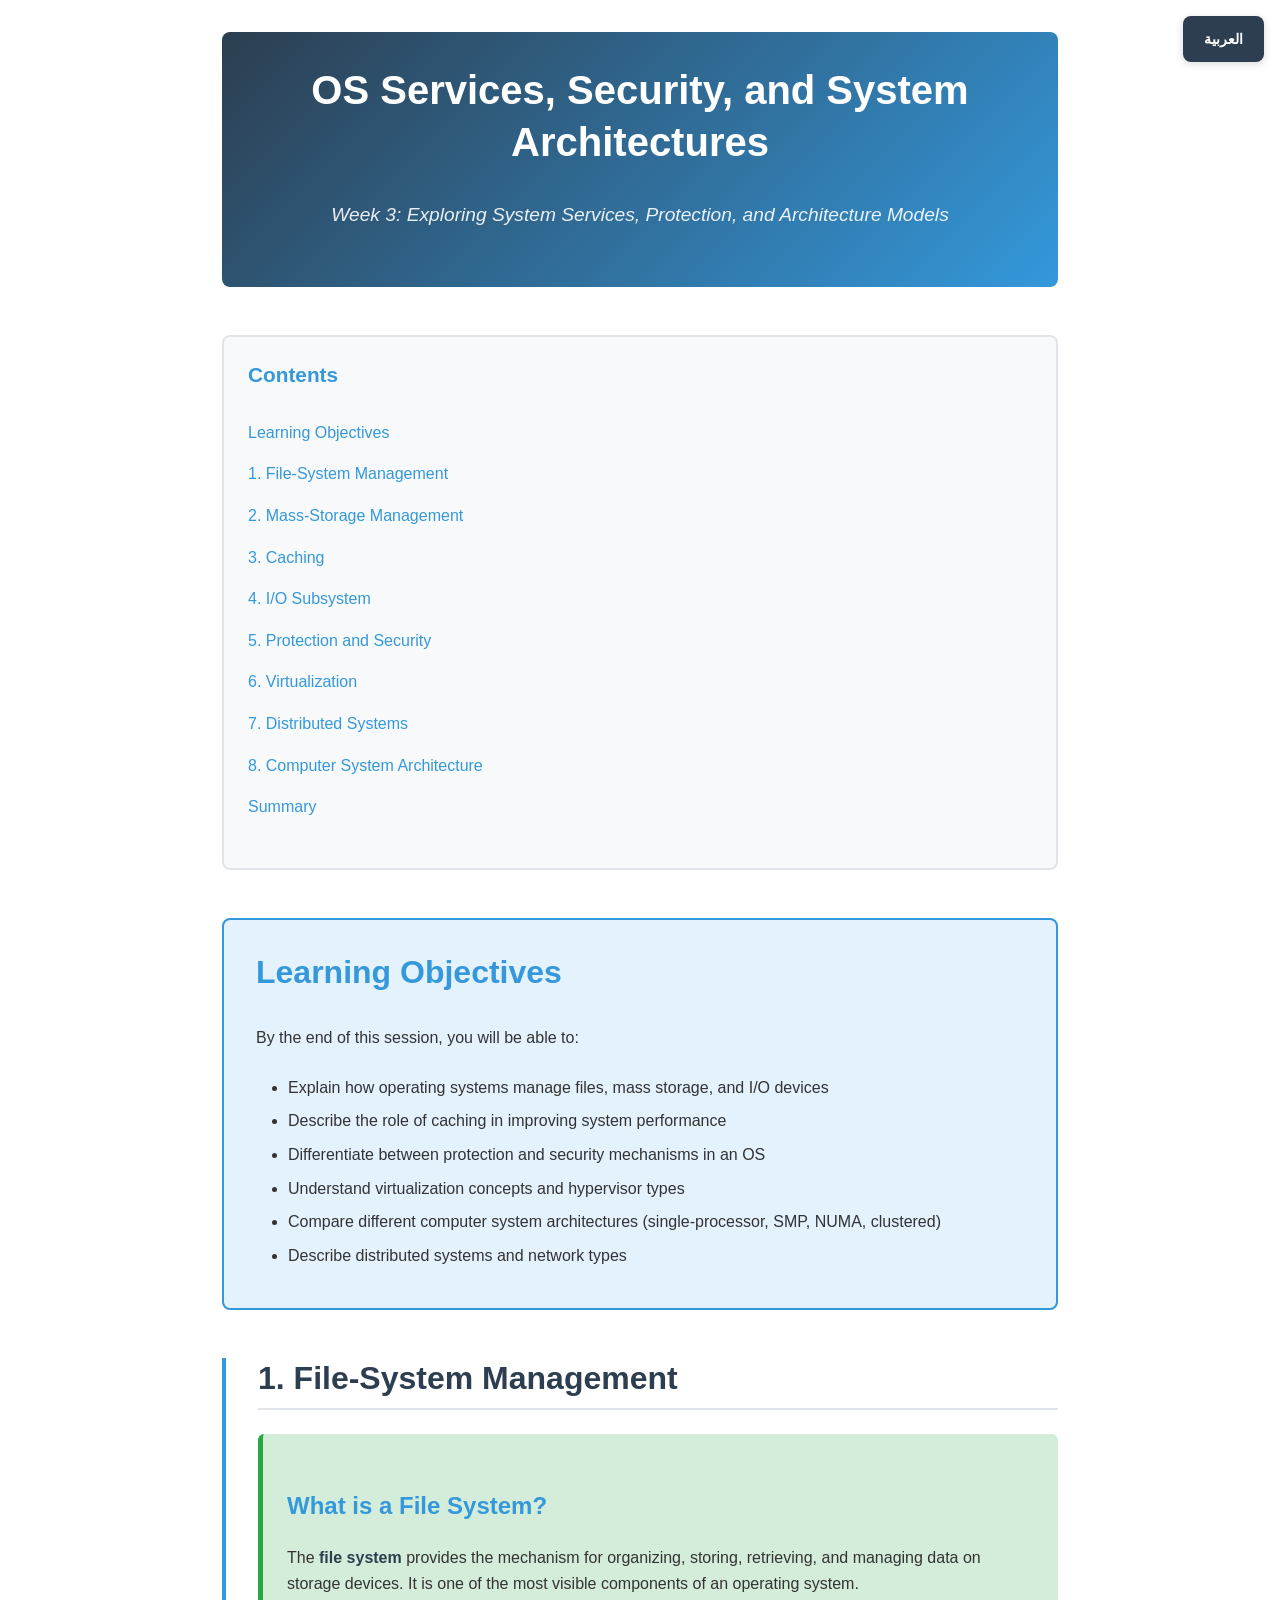
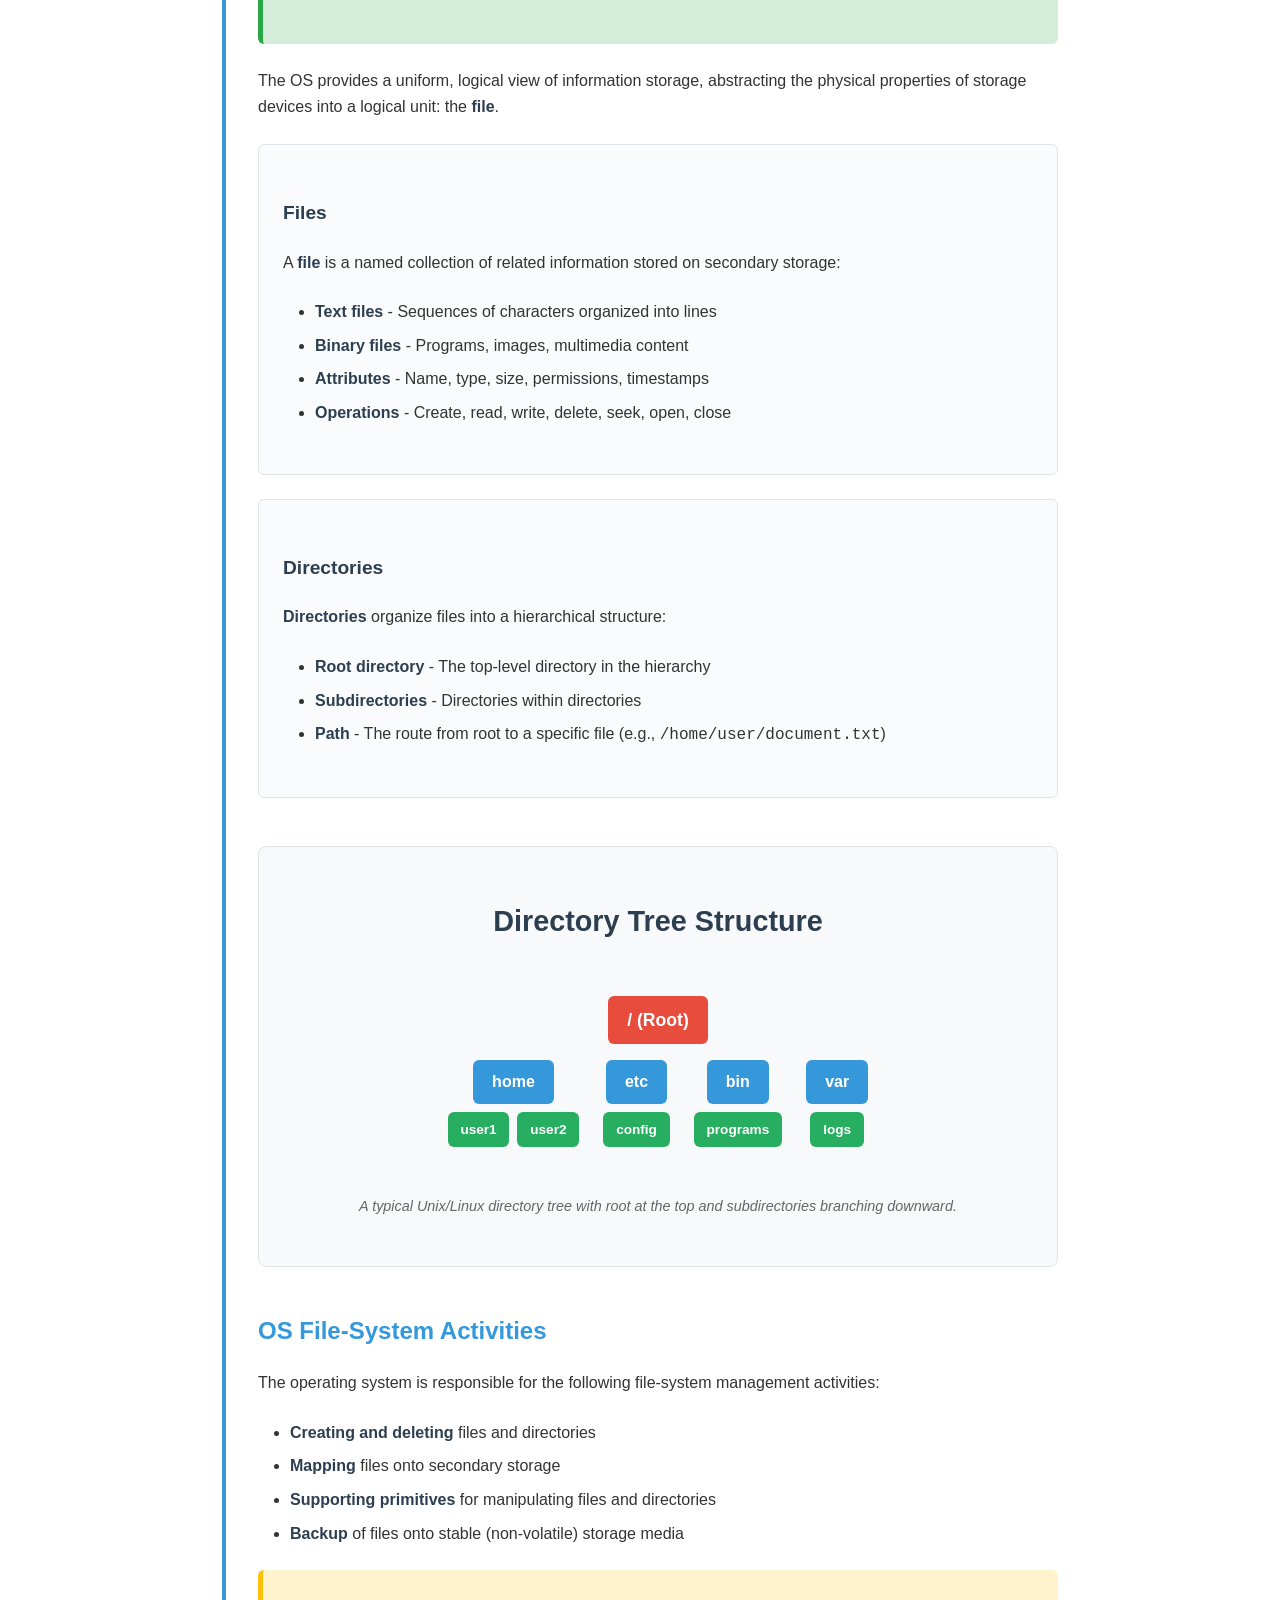
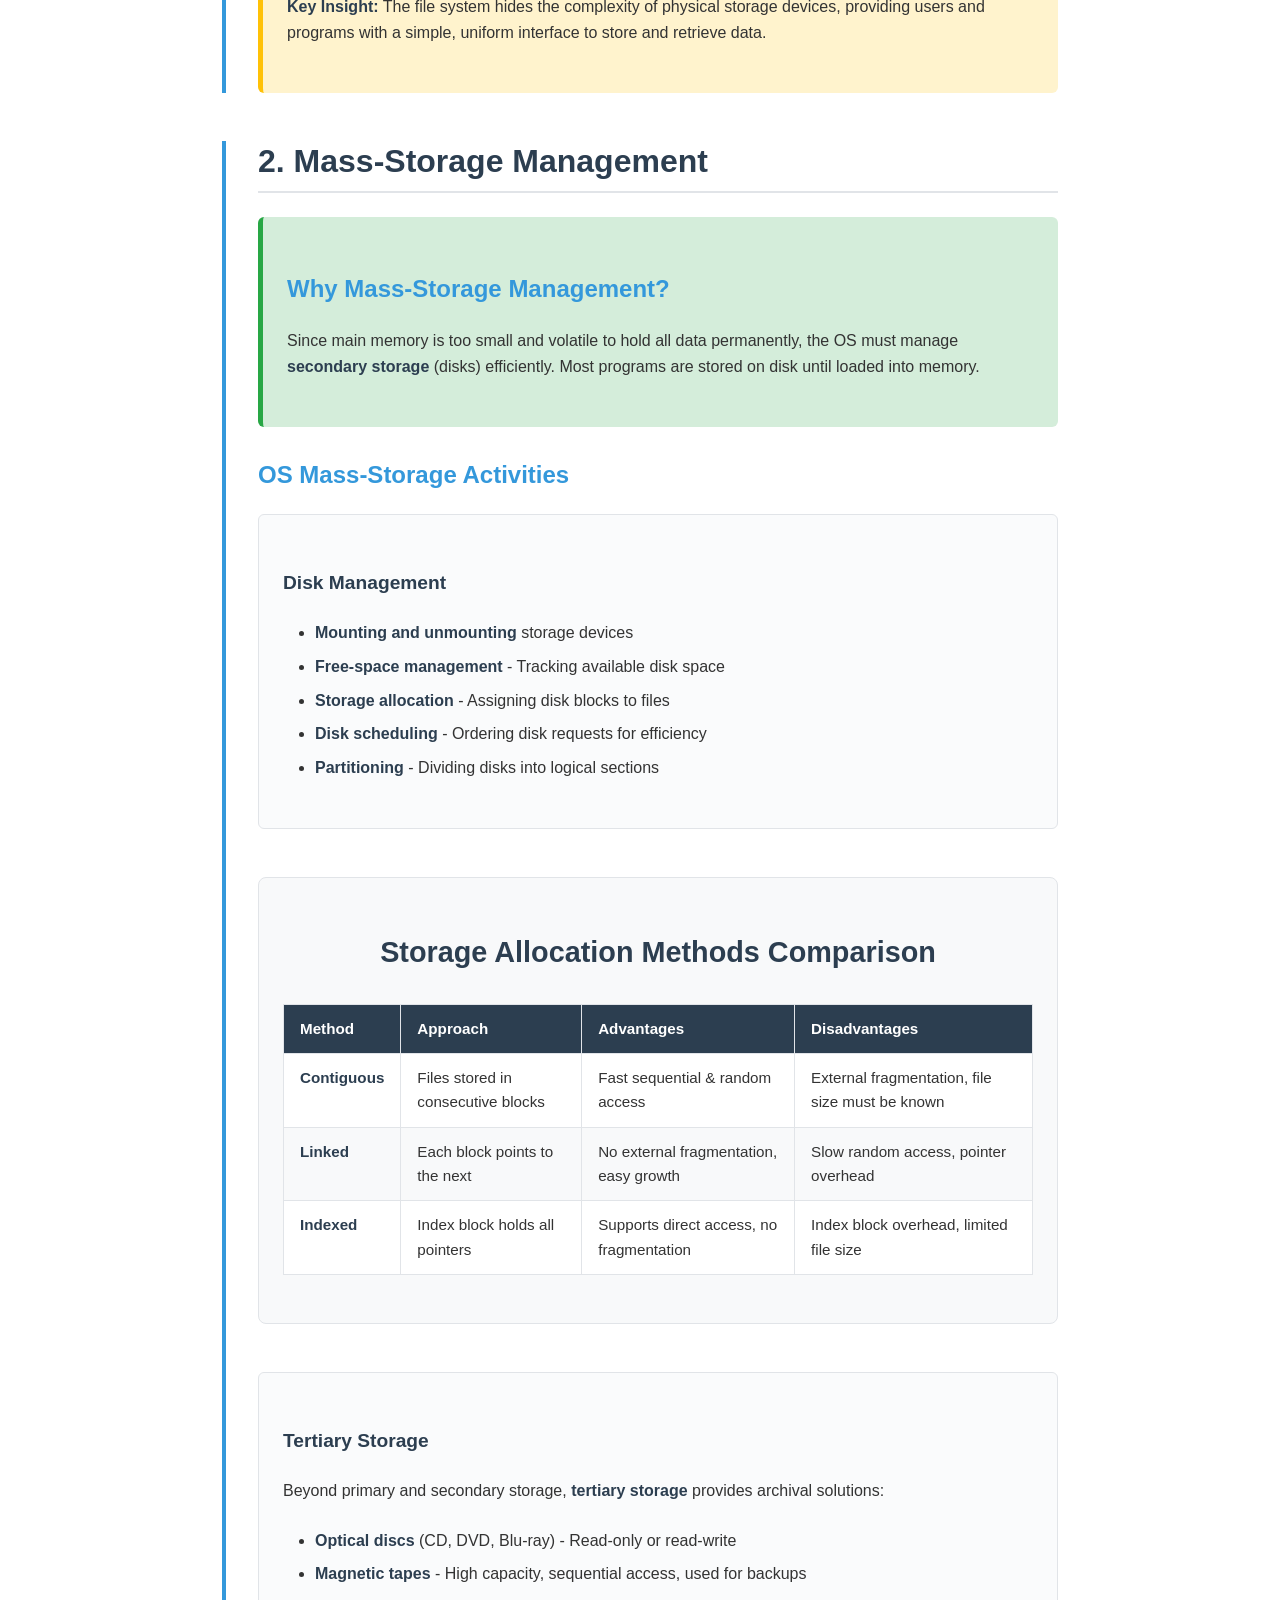
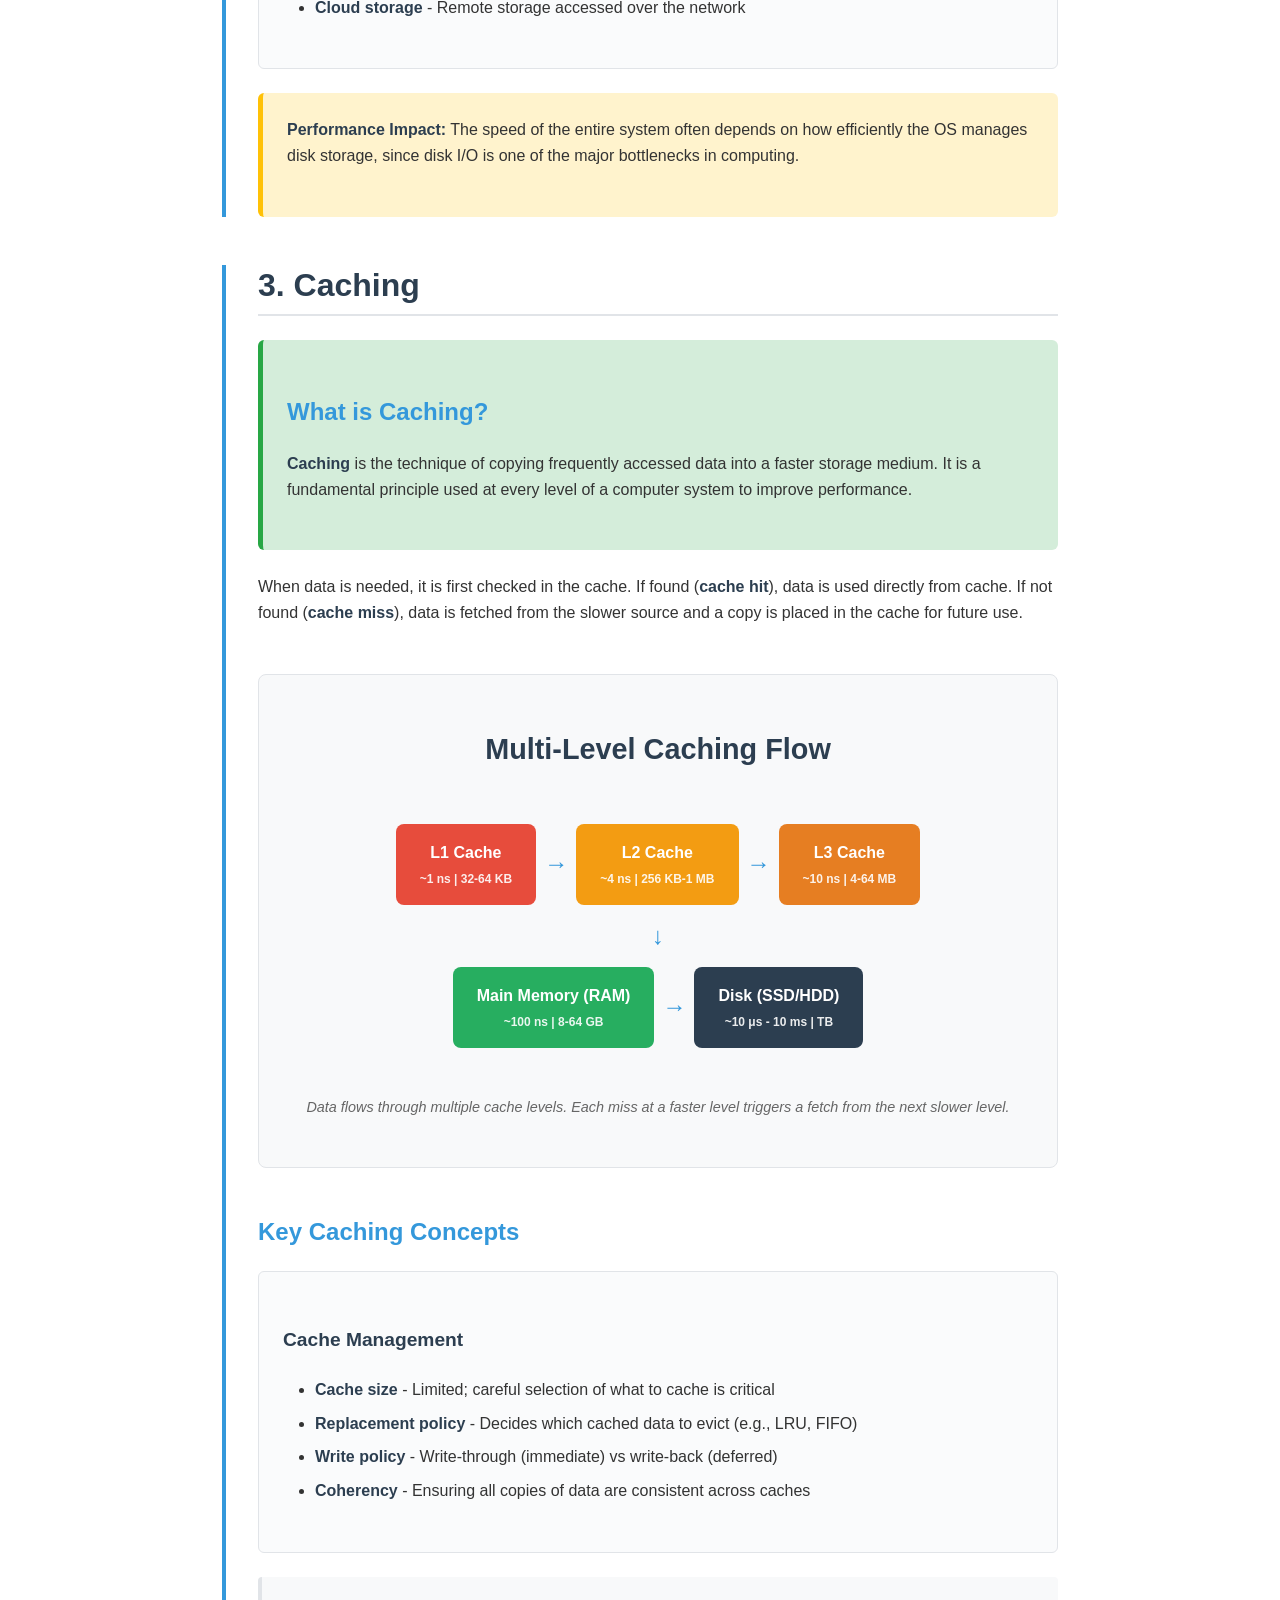
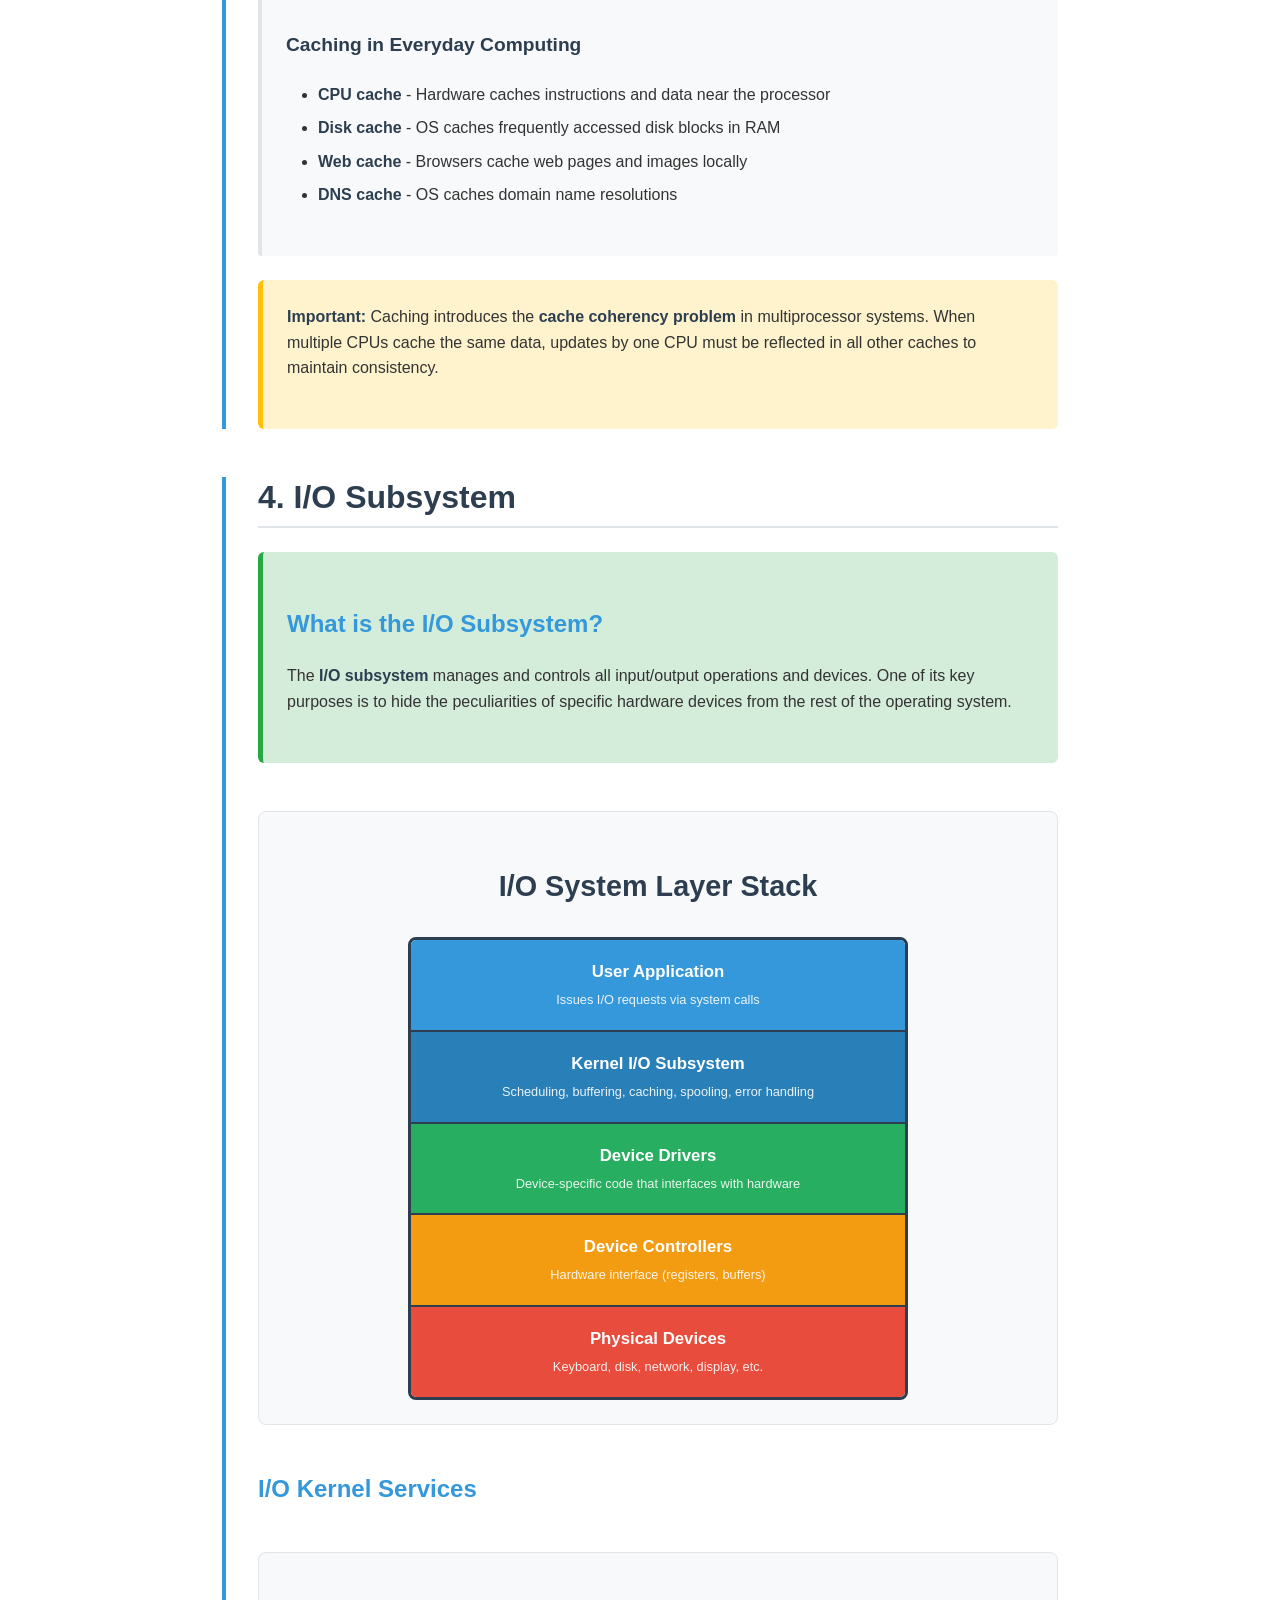
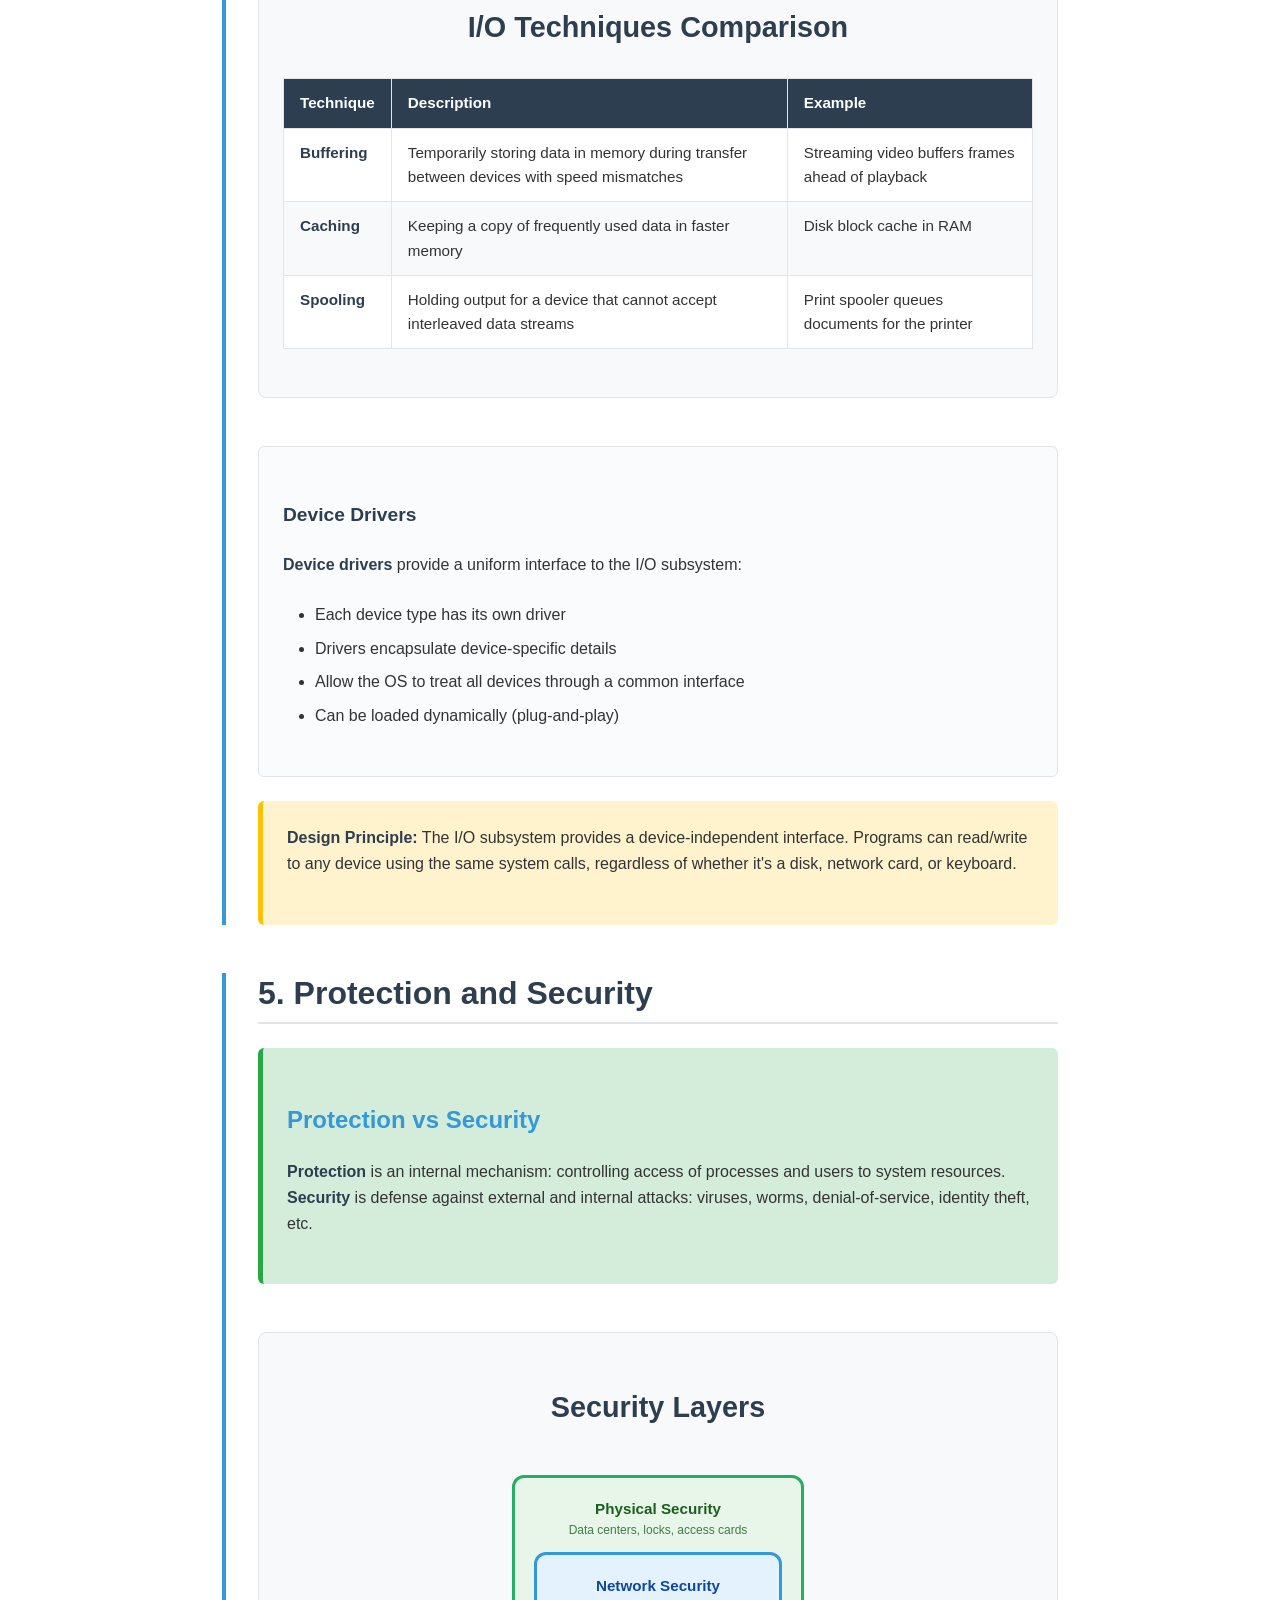
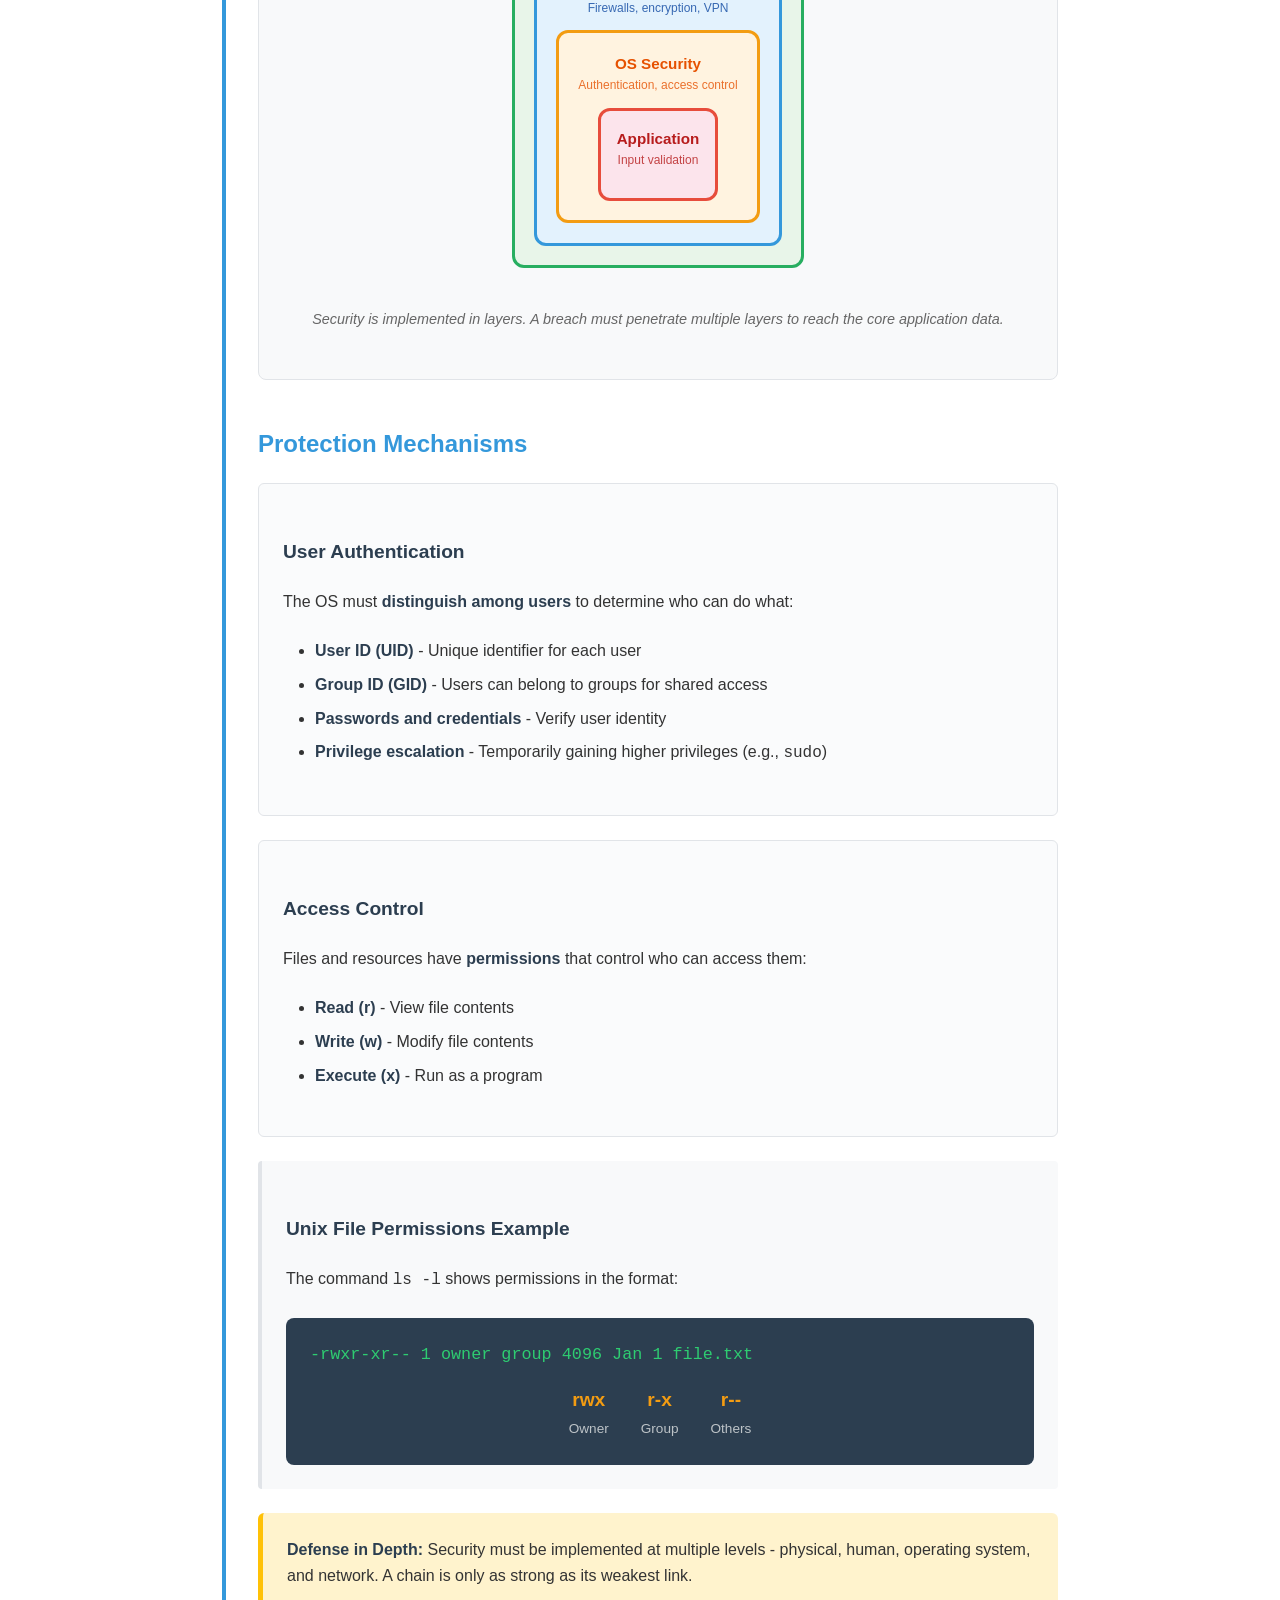
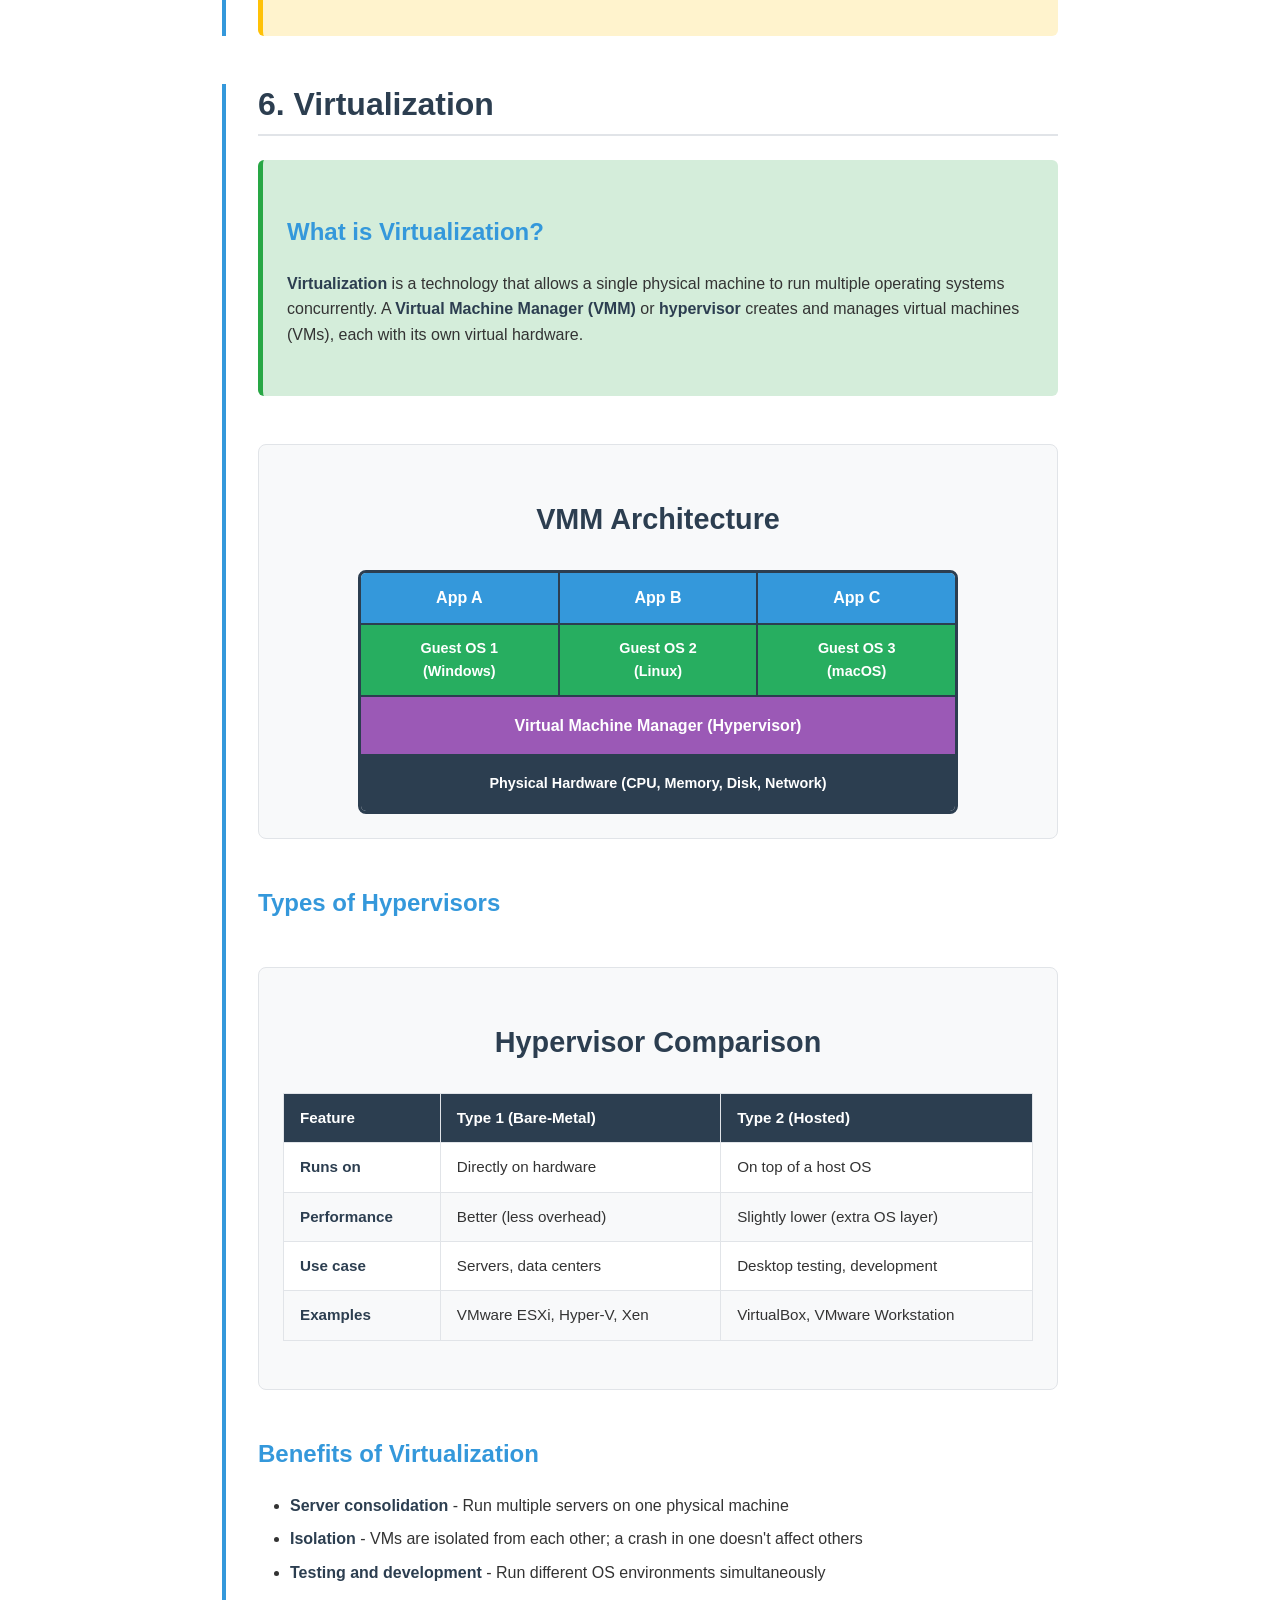
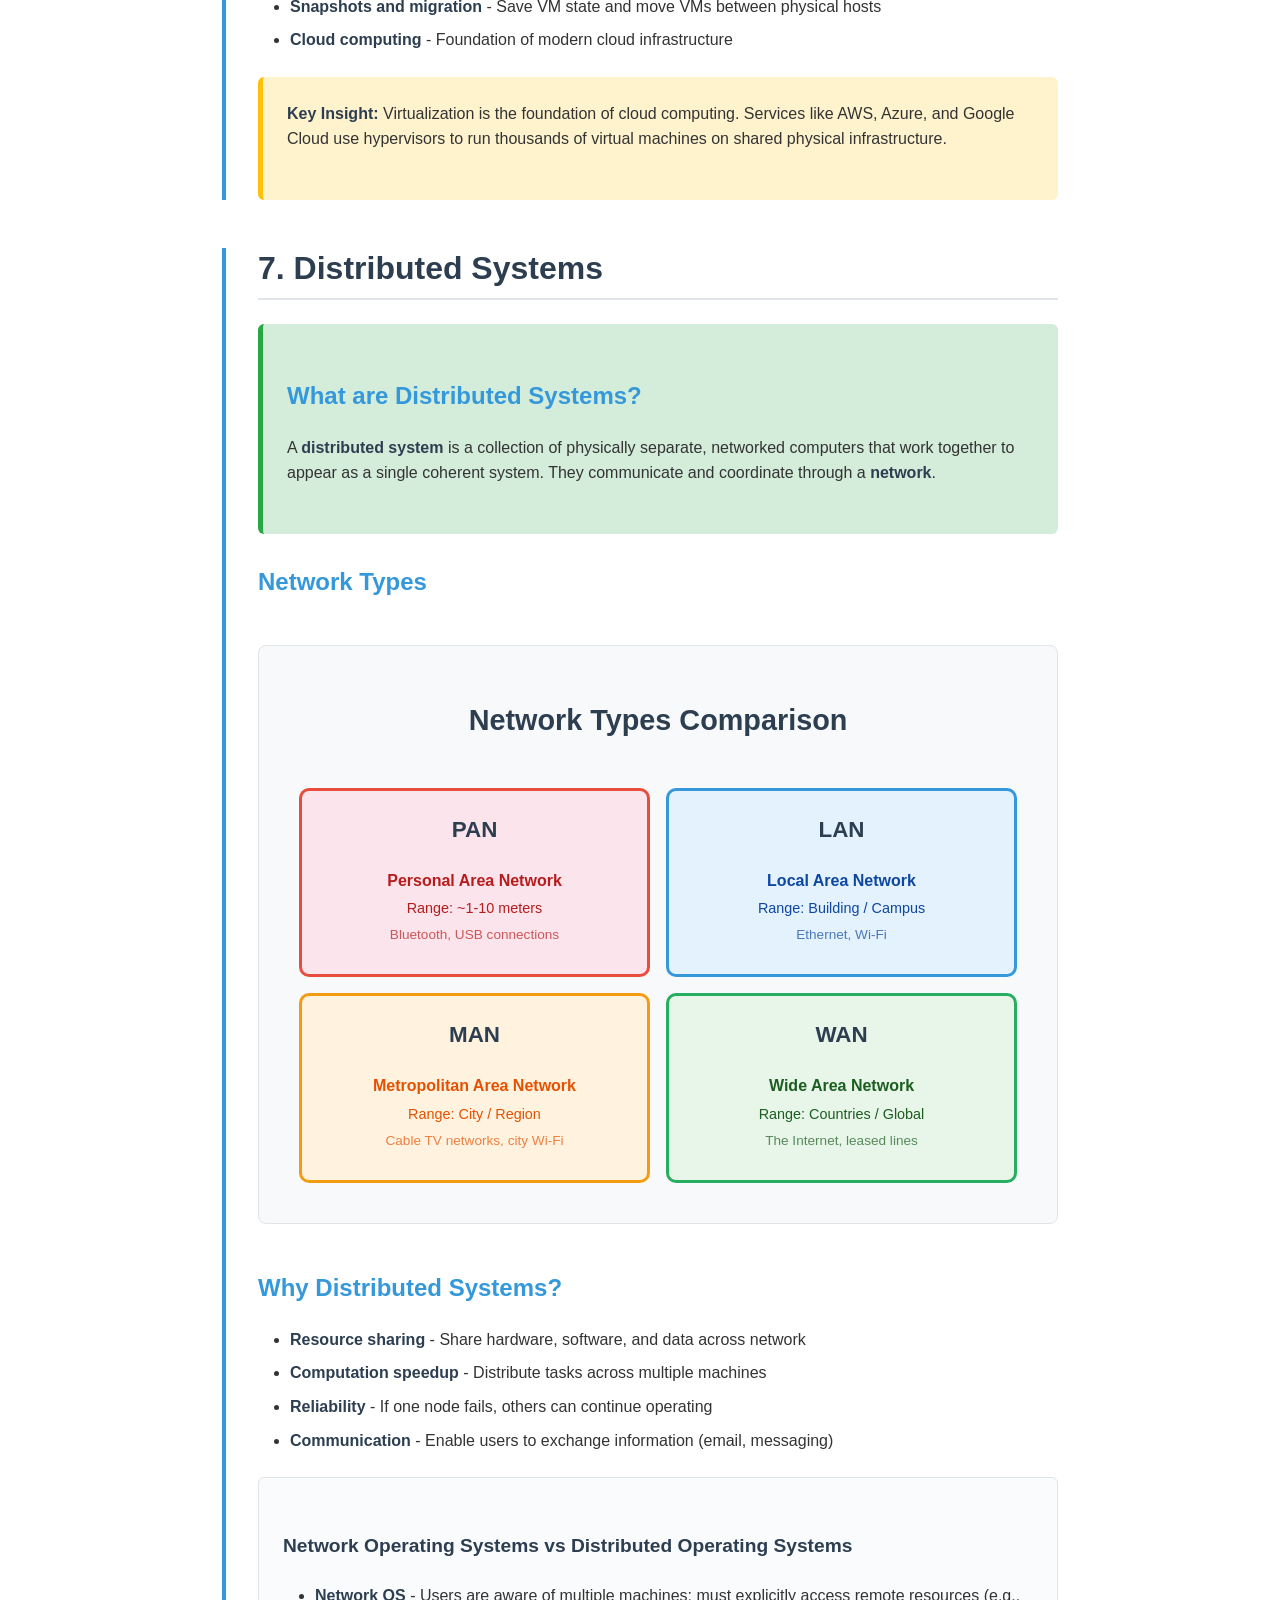
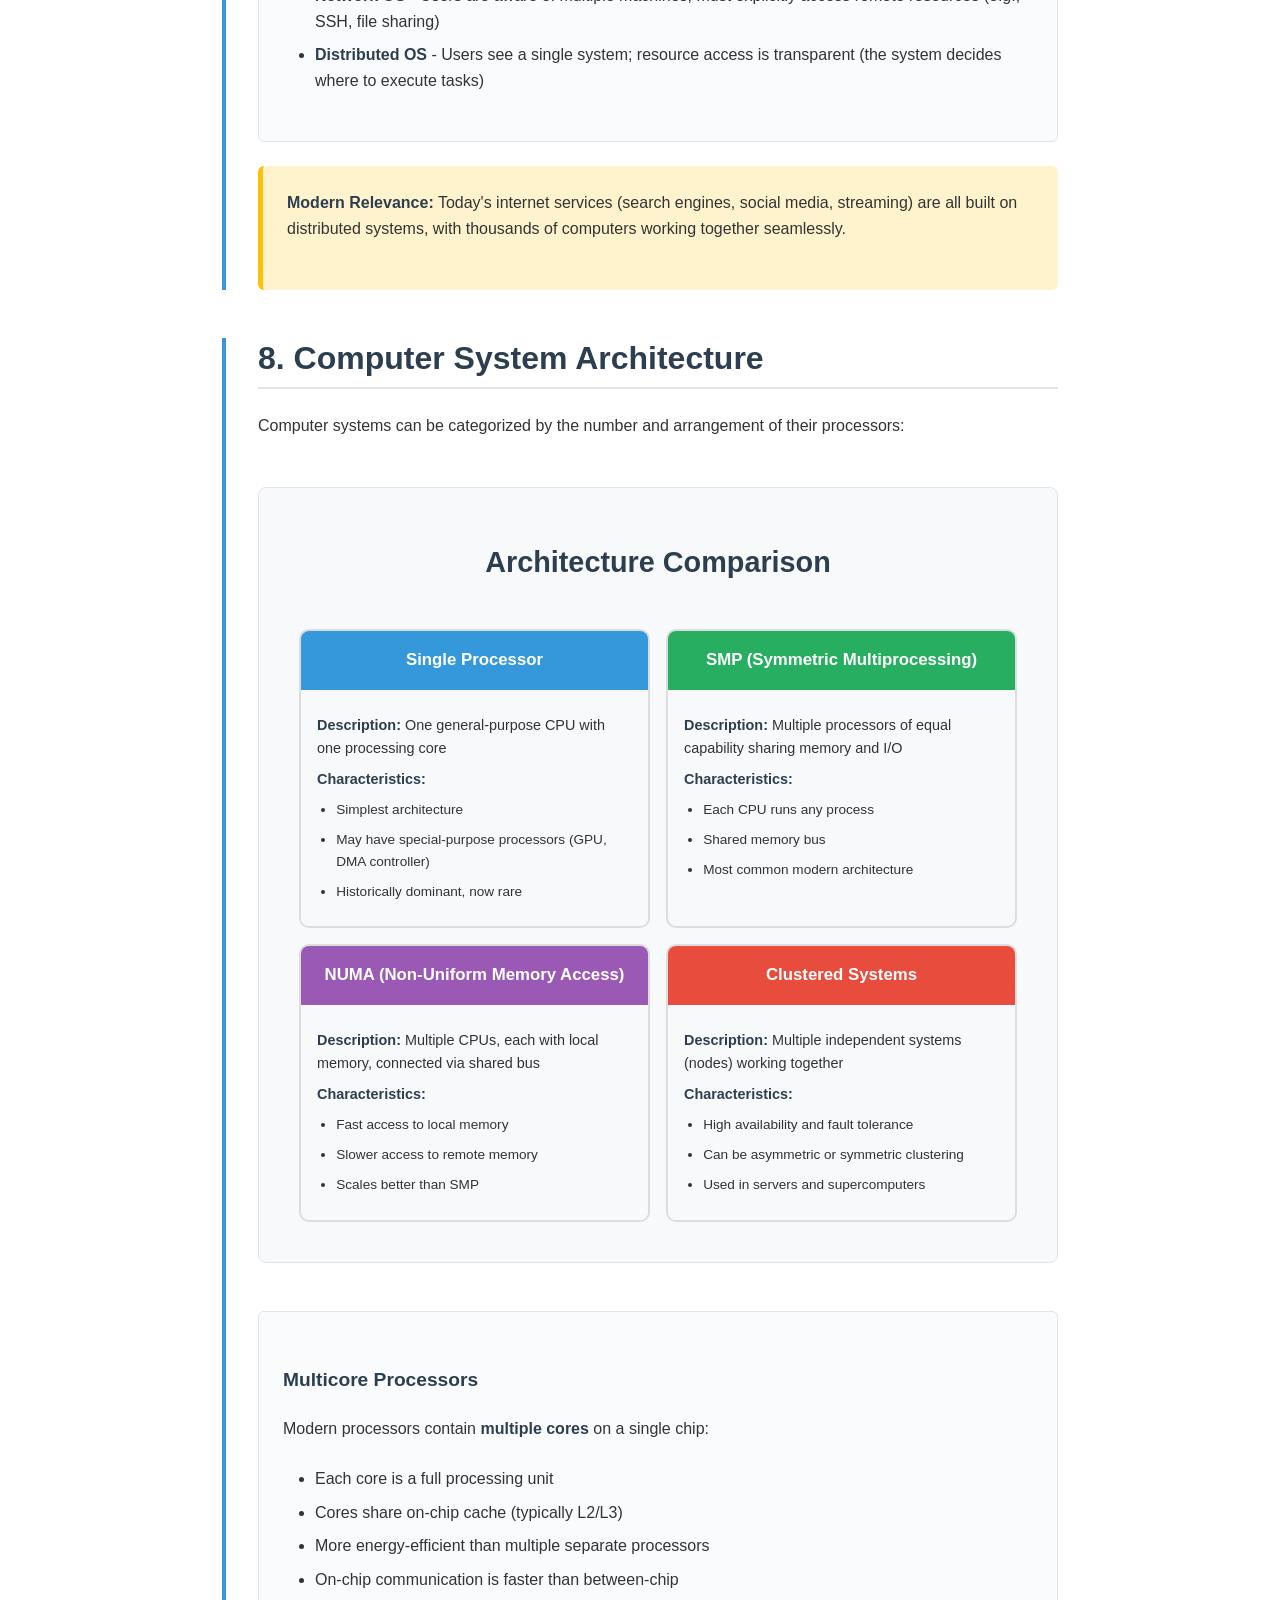
<file: weeks/week3.html>
<!DOCTYPE html>
<html lang="en">
<head>
    <meta charset="UTF-8">
    <meta name="viewport" content="width=device-width, initial-scale=1.0">
    <title>Week 3: OS Services, Security, and System Architectures</title>
    <link rel="stylesheet" href="../css/styles.css">
</head>
<body>
    <!-- Language Switcher -->
    <div class="language-switcher">
        <a href="week3_ar.html" class="lang-button" title="Switch to Arabic">العربية</a>
    </div>

    <header>
        <h1>OS Services, Security, and System Architectures</h1>
        <p class="subtitle">Week 3: Exploring System Services, Protection, and Architecture Models</p>
    </header>

    <nav class="table-of-contents no-print">
        <h2>Contents</h2>
        <ul>
            <li><a href="#objectives">Learning Objectives</a></li>
            <li><a href="#file-system">1. File-System Management</a></li>
            <li><a href="#mass-storage">2. Mass-Storage Management</a></li>
            <li><a href="#caching">3. Caching</a></li>
            <li><a href="#io-subsystem">4. I/O Subsystem</a></li>
            <li><a href="#protection-security">5. Protection and Security</a></li>
            <li><a href="#virtualization">6. Virtualization</a></li>
            <li><a href="#distributed-systems">7. Distributed Systems</a></li>
            <li><a href="#system-architecture">8. Computer System Architecture</a></li>
            <li><a href="#summary">Summary</a></li>
        </ul>
    </nav>

    <main>
        <!-- Learning Objectives -->
        <section id="objectives" class="learning-objectives">
            <h2>Learning Objectives</h2>
            <p>By the end of this session, you will be able to:</p>
            <ul>
                <li>Explain how operating systems manage files, mass storage, and I/O devices</li>
                <li>Describe the role of caching in improving system performance</li>
                <li>Differentiate between protection and security mechanisms in an OS</li>
                <li>Understand virtualization concepts and hypervisor types</li>
                <li>Compare different computer system architectures (single-processor, SMP, NUMA, clustered)</li>
                <li>Describe distributed systems and network types</li>
            </ul>
        </section>

        <!-- Section 1: File-System Management -->
        <section id="file-system" class="content-section">
            <h2>1. File-System Management</h2>

            <div class="definition">
                <h3>What is a File System?</h3>
                <p>The <strong>file system</strong> provides the mechanism for organizing, storing, retrieving, and managing data on storage devices. It is one of the most visible components of an operating system.</p>
            </div>

            <p>The OS provides a uniform, logical view of information storage, abstracting the physical properties of storage devices into a logical unit: the <strong>file</strong>.</p>

            <article class="os-component">
                <h4>Files</h4>
                <p>A <strong>file</strong> is a named collection of related information stored on secondary storage:</p>
                <ul>
                    <li><strong>Text files</strong> - Sequences of characters organized into lines</li>
                    <li><strong>Binary files</strong> - Programs, images, multimedia content</li>
                    <li><strong>Attributes</strong> - Name, type, size, permissions, timestamps</li>
                    <li><strong>Operations</strong> - Create, read, write, delete, seek, open, close</li>
                </ul>
            </article>

            <article class="os-component">
                <h4>Directories</h4>
                <p><strong>Directories</strong> organize files into a hierarchical structure:</p>
                <ul>
                    <li><strong>Root directory</strong> - The top-level directory in the hierarchy</li>
                    <li><strong>Subdirectories</strong> - Directories within directories</li>
                    <li><strong>Path</strong> - The route from root to a specific file (e.g., <code>/home/user/document.txt</code>)</li>
                </ul>
            </article>

            <div class="diagram-container">
                <div class="diagram-title-section">
                    <h3 class="diagram-title">Directory Tree Structure</h3>
                </div>
                <div class="directory-tree">
                    <div class="tree-node root-node">
                        <span class="node-label">/ (Root)</span>
                    </div>
                    <div class="tree-level">
                        <div class="tree-branch">
                            <div class="tree-node dir-node">
                                <span class="node-label">home</span>
                            </div>
                            <div class="tree-children">
                                <div class="tree-node file-node"><span class="node-label">user1</span></div>
                                <div class="tree-node file-node"><span class="node-label">user2</span></div>
                            </div>
                        </div>
                        <div class="tree-branch">
                            <div class="tree-node dir-node">
                                <span class="node-label">etc</span>
                            </div>
                            <div class="tree-children">
                                <div class="tree-node file-node"><span class="node-label">config</span></div>
                            </div>
                        </div>
                        <div class="tree-branch">
                            <div class="tree-node dir-node">
                                <span class="node-label">bin</span>
                            </div>
                            <div class="tree-children">
                                <div class="tree-node file-node"><span class="node-label">programs</span></div>
                            </div>
                        </div>
                        <div class="tree-branch">
                            <div class="tree-node dir-node">
                                <span class="node-label">var</span>
                            </div>
                            <div class="tree-children">
                                <div class="tree-node file-node"><span class="node-label">logs</span></div>
                            </div>
                        </div>
                    </div>
                </div>
                <p class="diagram-note">A typical Unix/Linux directory tree with root at the top and subdirectories branching downward.</p>
            </div>

            <h3>OS File-System Activities</h3>
            <p>The operating system is responsible for the following file-system management activities:</p>
            <ul>
                <li><strong>Creating and deleting</strong> files and directories</li>
                <li><strong>Mapping</strong> files onto secondary storage</li>
                <li><strong>Supporting primitives</strong> for manipulating files and directories</li>
                <li><strong>Backup</strong> of files onto stable (non-volatile) storage media</li>
            </ul>

            <div class="key-message">
                <p><strong>Key Insight:</strong> The file system hides the complexity of physical storage devices, providing users and programs with a simple, uniform interface to store and retrieve data.</p>
            </div>
        </section>

        <!-- Section 2: Mass-Storage Management -->
        <section id="mass-storage" class="content-section">
            <h2>2. Mass-Storage Management</h2>

            <div class="definition">
                <h3>Why Mass-Storage Management?</h3>
                <p>Since main memory is too small and volatile to hold all data permanently, the OS must manage <strong>secondary storage</strong> (disks) efficiently. Most programs are stored on disk until loaded into memory.</p>
            </div>

            <h3>OS Mass-Storage Activities</h3>
            <article class="os-component">
                <h4>Disk Management</h4>
                <ul>
                    <li><strong>Mounting and unmounting</strong> storage devices</li>
                    <li><strong>Free-space management</strong> - Tracking available disk space</li>
                    <li><strong>Storage allocation</strong> - Assigning disk blocks to files</li>
                    <li><strong>Disk scheduling</strong> - Ordering disk requests for efficiency</li>
                    <li><strong>Partitioning</strong> - Dividing disks into logical sections</li>
                </ul>
            </article>

            <div class="diagram-container">
                <div class="diagram-title-section">
                    <h3 class="diagram-title">Storage Allocation Methods Comparison</h3>
                </div>
                <table>
                    <thead>
                        <tr>
                            <th>Method</th>
                            <th>Approach</th>
                            <th>Advantages</th>
                            <th>Disadvantages</th>
                        </tr>
                    </thead>
                    <tbody>
                        <tr>
                            <td><strong>Contiguous</strong></td>
                            <td>Files stored in consecutive blocks</td>
                            <td>Fast sequential & random access</td>
                            <td>External fragmentation, file size must be known</td>
                        </tr>
                        <tr>
                            <td><strong>Linked</strong></td>
                            <td>Each block points to the next</td>
                            <td>No external fragmentation, easy growth</td>
                            <td>Slow random access, pointer overhead</td>
                        </tr>
                        <tr>
                            <td><strong>Indexed</strong></td>
                            <td>Index block holds all pointers</td>
                            <td>Supports direct access, no fragmentation</td>
                            <td>Index block overhead, limited file size</td>
                        </tr>
                    </tbody>
                </table>
            </div>

            <article class="os-component">
                <h4>Tertiary Storage</h4>
                <p>Beyond primary and secondary storage, <strong>tertiary storage</strong> provides archival solutions:</p>
                <ul>
                    <li><strong>Optical discs</strong> (CD, DVD, Blu-ray) - Read-only or read-write</li>
                    <li><strong>Magnetic tapes</strong> - High capacity, sequential access, used for backups</li>
                    <li><strong>Cloud storage</strong> - Remote storage accessed over the network</li>
                </ul>
            </article>

            <div class="key-message">
                <p><strong>Performance Impact:</strong> The speed of the entire system often depends on how efficiently the OS manages disk storage, since disk I/O is one of the major bottlenecks in computing.</p>
            </div>
        </section>

        <!-- Section 3: Caching -->
        <section id="caching" class="content-section">
            <h2>3. Caching</h2>

            <div class="definition">
                <h3>What is Caching?</h3>
                <p><strong>Caching</strong> is the technique of copying frequently accessed data into a faster storage medium. It is a fundamental principle used at every level of a computer system to improve performance.</p>
            </div>

            <p>When data is needed, it is first checked in the cache. If found (<strong>cache hit</strong>), data is used directly from cache. If not found (<strong>cache miss</strong>), data is fetched from the slower source and a copy is placed in the cache for future use.</p>

            <div class="diagram-container">
                <div class="diagram-title-section">
                    <h3 class="diagram-title">Multi-Level Caching Flow</h3>
                </div>
                <div class="caching-flow">
                    <div class="cache-level-row">
                        <div class="cache-box cache-l1">
                            <span class="cache-name">L1 Cache</span>
                            <span class="cache-detail">~1 ns | 32-64 KB</span>
                        </div>
                        <div class="cache-arrow">&#8594;</div>
                        <div class="cache-box cache-l2">
                            <span class="cache-name">L2 Cache</span>
                            <span class="cache-detail">~4 ns | 256 KB-1 MB</span>
                        </div>
                        <div class="cache-arrow">&#8594;</div>
                        <div class="cache-box cache-l3">
                            <span class="cache-name">L3 Cache</span>
                            <span class="cache-detail">~10 ns | 4-64 MB</span>
                        </div>
                    </div>
                    <div class="cache-flow-down">&#8595;</div>
                    <div class="cache-level-row">
                        <div class="cache-box cache-ram">
                            <span class="cache-name">Main Memory (RAM)</span>
                            <span class="cache-detail">~100 ns | 8-64 GB</span>
                        </div>
                        <div class="cache-arrow">&#8594;</div>
                        <div class="cache-box cache-disk">
                            <span class="cache-name">Disk (SSD/HDD)</span>
                            <span class="cache-detail">~10 &mu;s - 10 ms | TB</span>
                        </div>
                    </div>
                </div>
                <p class="diagram-note">Data flows through multiple cache levels. Each miss at a faster level triggers a fetch from the next slower level.</p>
            </div>

            <h3>Key Caching Concepts</h3>

            <article class="os-component">
                <h4>Cache Management</h4>
                <ul>
                    <li><strong>Cache size</strong> - Limited; careful selection of what to cache is critical</li>
                    <li><strong>Replacement policy</strong> - Decides which cached data to evict (e.g., LRU, FIFO)</li>
                    <li><strong>Write policy</strong> - Write-through (immediate) vs write-back (deferred)</li>
                    <li><strong>Coherency</strong> - Ensuring all copies of data are consistent across caches</li>
                </ul>
            </article>

            <div class="example">
                <h4>Caching in Everyday Computing</h4>
                <ul>
                    <li><strong>CPU cache</strong> - Hardware caches instructions and data near the processor</li>
                    <li><strong>Disk cache</strong> - OS caches frequently accessed disk blocks in RAM</li>
                    <li><strong>Web cache</strong> - Browsers cache web pages and images locally</li>
                    <li><strong>DNS cache</strong> - OS caches domain name resolutions</li>
                </ul>
            </div>

            <div class="key-message">
                <p><strong>Important:</strong> Caching introduces the <strong>cache coherency problem</strong> in multiprocessor systems. When multiple CPUs cache the same data, updates by one CPU must be reflected in all other caches to maintain consistency.</p>
            </div>
        </section>

        <!-- Section 4: I/O Subsystem -->
        <section id="io-subsystem" class="content-section">
            <h2>4. I/O Subsystem</h2>

            <div class="definition">
                <h3>What is the I/O Subsystem?</h3>
                <p>The <strong>I/O subsystem</strong> manages and controls all input/output operations and devices. One of its key purposes is to hide the peculiarities of specific hardware devices from the rest of the operating system.</p>
            </div>

            <div class="diagram-container">
                <div class="diagram-title-section">
                    <h3 class="diagram-title">I/O System Layer Stack</h3>
                </div>
                <div class="io-layer-stack">
                    <div class="io-layer io-layer-app">
                        <span class="io-layer-name">User Application</span>
                        <span class="io-layer-desc">Issues I/O requests via system calls</span>
                    </div>
                    <div class="io-layer io-layer-kernel">
                        <span class="io-layer-name">Kernel I/O Subsystem</span>
                        <span class="io-layer-desc">Scheduling, buffering, caching, spooling, error handling</span>
                    </div>
                    <div class="io-layer io-layer-driver">
                        <span class="io-layer-name">Device Drivers</span>
                        <span class="io-layer-desc">Device-specific code that interfaces with hardware</span>
                    </div>
                    <div class="io-layer io-layer-controller">
                        <span class="io-layer-name">Device Controllers</span>
                        <span class="io-layer-desc">Hardware interface (registers, buffers)</span>
                    </div>
                    <div class="io-layer io-layer-device">
                        <span class="io-layer-name">Physical Devices</span>
                        <span class="io-layer-desc">Keyboard, disk, network, display, etc.</span>
                    </div>
                </div>
            </div>

            <h3>I/O Kernel Services</h3>

            <div class="diagram-container">
                <div class="diagram-title-section">
                    <h3 class="diagram-title">I/O Techniques Comparison</h3>
                </div>
                <table>
                    <thead>
                        <tr>
                            <th>Technique</th>
                            <th>Description</th>
                            <th>Example</th>
                        </tr>
                    </thead>
                    <tbody>
                        <tr>
                            <td><strong>Buffering</strong></td>
                            <td>Temporarily storing data in memory during transfer between devices with speed mismatches</td>
                            <td>Streaming video buffers frames ahead of playback</td>
                        </tr>
                        <tr>
                            <td><strong>Caching</strong></td>
                            <td>Keeping a copy of frequently used data in faster memory</td>
                            <td>Disk block cache in RAM</td>
                        </tr>
                        <tr>
                            <td><strong>Spooling</strong></td>
                            <td>Holding output for a device that cannot accept interleaved data streams</td>
                            <td>Print spooler queues documents for the printer</td>
                        </tr>
                    </tbody>
                </table>
            </div>

            <article class="os-component">
                <h4>Device Drivers</h4>
                <p><strong>Device drivers</strong> provide a uniform interface to the I/O subsystem:</p>
                <ul>
                    <li>Each device type has its own driver</li>
                    <li>Drivers encapsulate device-specific details</li>
                    <li>Allow the OS to treat all devices through a common interface</li>
                    <li>Can be loaded dynamically (plug-and-play)</li>
                </ul>
            </article>

            <div class="key-message">
                <p><strong>Design Principle:</strong> The I/O subsystem provides a device-independent interface. Programs can read/write to any device using the same system calls, regardless of whether it's a disk, network card, or keyboard.</p>
            </div>
        </section>

        <!-- Section 5: Protection and Security -->
        <section id="protection-security" class="content-section">
            <h2>5. Protection and Security</h2>

            <div class="definition">
                <h3>Protection vs Security</h3>
                <p><strong>Protection</strong> is an internal mechanism: controlling access of processes and users to system resources. <strong>Security</strong> is defense against external and internal attacks: viruses, worms, denial-of-service, identity theft, etc.</p>
            </div>

            <div class="diagram-container">
                <div class="diagram-title-section">
                    <h3 class="diagram-title">Security Layers</h3>
                </div>
                <div class="security-layers">
                    <div class="security-ring ring-outer">
                        <span class="ring-label">Physical Security</span>
                        <span class="ring-desc">Data centers, locks, access cards</span>
                        <div class="security-ring ring-middle">
                            <span class="ring-label">Network Security</span>
                            <span class="ring-desc">Firewalls, encryption, VPN</span>
                            <div class="security-ring ring-inner">
                                <span class="ring-label">OS Security</span>
                                <span class="ring-desc">Authentication, access control</span>
                                <div class="security-ring ring-core">
                                    <span class="ring-label">Application</span>
                                    <span class="ring-desc">Input validation</span>
                                </div>
                            </div>
                        </div>
                    </div>
                </div>
                <p class="diagram-note">Security is implemented in layers. A breach must penetrate multiple layers to reach the core application data.</p>
            </div>

            <h3>Protection Mechanisms</h3>

            <article class="os-component">
                <h4>User Authentication</h4>
                <p>The OS must <strong>distinguish among users</strong> to determine who can do what:</p>
                <ul>
                    <li><strong>User ID (UID)</strong> - Unique identifier for each user</li>
                    <li><strong>Group ID (GID)</strong> - Users can belong to groups for shared access</li>
                    <li><strong>Passwords and credentials</strong> - Verify user identity</li>
                    <li><strong>Privilege escalation</strong> - Temporarily gaining higher privileges (e.g., <code>sudo</code>)</li>
                </ul>
            </article>

            <article class="os-component">
                <h4>Access Control</h4>
                <p>Files and resources have <strong>permissions</strong> that control who can access them:</p>
                <ul>
                    <li><strong>Read (r)</strong> - View file contents</li>
                    <li><strong>Write (w)</strong> - Modify file contents</li>
                    <li><strong>Execute (x)</strong> - Run as a program</li>
                </ul>
            </article>

            <div class="example">
                <h4>Unix File Permissions Example</h4>
                <p>The command <code>ls -l</code> shows permissions in the format:</p>
                <div class="permissions-example">
                    <code class="perm-display">-rwxr-xr-- 1 owner group 4096 Jan 1 file.txt</code>
                    <div class="perm-breakdown">
                        <div class="perm-group">
                            <span class="perm-bits">rwx</span>
                            <span class="perm-who">Owner</span>
                        </div>
                        <div class="perm-group">
                            <span class="perm-bits">r-x</span>
                            <span class="perm-who">Group</span>
                        </div>
                        <div class="perm-group">
                            <span class="perm-bits">r--</span>
                            <span class="perm-who">Others</span>
                        </div>
                    </div>
                </div>
            </div>

            <div class="key-message">
                <p><strong>Defense in Depth:</strong> Security must be implemented at multiple levels - physical, human, operating system, and network. A chain is only as strong as its weakest link.</p>
            </div>
        </section>

        <!-- Section 6: Virtualization -->
        <section id="virtualization" class="content-section">
            <h2>6. Virtualization</h2>

            <div class="definition">
                <h3>What is Virtualization?</h3>
                <p><strong>Virtualization</strong> is a technology that allows a single physical machine to run multiple operating systems concurrently. A <strong>Virtual Machine Manager (VMM)</strong> or <strong>hypervisor</strong> creates and manages virtual machines (VMs), each with its own virtual hardware.</p>
            </div>

            <div class="diagram-container">
                <div class="diagram-title-section">
                    <h3 class="diagram-title">VMM Architecture</h3>
                </div>
                <div class="vmm-architecture">
                    <div class="vmm-vms">
                        <div class="vm-box">
                            <div class="vm-app">App A</div>
                            <div class="vm-os">Guest OS 1<br>(Windows)</div>
                        </div>
                        <div class="vm-box">
                            <div class="vm-app">App B</div>
                            <div class="vm-os">Guest OS 2<br>(Linux)</div>
                        </div>
                        <div class="vm-box">
                            <div class="vm-app">App C</div>
                            <div class="vm-os">Guest OS 3<br>(macOS)</div>
                        </div>
                    </div>
                    <div class="vmm-layer">
                        <span>Virtual Machine Manager (Hypervisor)</span>
                    </div>
                    <div class="vmm-hardware">
                        <span>Physical Hardware (CPU, Memory, Disk, Network)</span>
                    </div>
                </div>
            </div>

            <h3>Types of Hypervisors</h3>

            <div class="diagram-container">
                <div class="diagram-title-section">
                    <h3 class="diagram-title">Hypervisor Comparison</h3>
                </div>
                <table>
                    <thead>
                        <tr>
                            <th>Feature</th>
                            <th>Type 1 (Bare-Metal)</th>
                            <th>Type 2 (Hosted)</th>
                        </tr>
                    </thead>
                    <tbody>
                        <tr>
                            <td><strong>Runs on</strong></td>
                            <td>Directly on hardware</td>
                            <td>On top of a host OS</td>
                        </tr>
                        <tr>
                            <td><strong>Performance</strong></td>
                            <td>Better (less overhead)</td>
                            <td>Slightly lower (extra OS layer)</td>
                        </tr>
                        <tr>
                            <td><strong>Use case</strong></td>
                            <td>Servers, data centers</td>
                            <td>Desktop testing, development</td>
                        </tr>
                        <tr>
                            <td><strong>Examples</strong></td>
                            <td>VMware ESXi, Hyper-V, Xen</td>
                            <td>VirtualBox, VMware Workstation</td>
                        </tr>
                    </tbody>
                </table>
            </div>

            <h3>Benefits of Virtualization</h3>
            <ul>
                <li><strong>Server consolidation</strong> - Run multiple servers on one physical machine</li>
                <li><strong>Isolation</strong> - VMs are isolated from each other; a crash in one doesn't affect others</li>
                <li><strong>Testing and development</strong> - Run different OS environments simultaneously</li>
                <li><strong>Snapshots and migration</strong> - Save VM state and move VMs between physical hosts</li>
                <li><strong>Cloud computing</strong> - Foundation of modern cloud infrastructure</li>
            </ul>

            <div class="key-message">
                <p><strong>Key Insight:</strong> Virtualization is the foundation of cloud computing. Services like AWS, Azure, and Google Cloud use hypervisors to run thousands of virtual machines on shared physical infrastructure.</p>
            </div>
        </section>

        <!-- Section 7: Distributed Systems -->
        <section id="distributed-systems" class="content-section">
            <h2>7. Distributed Systems</h2>

            <div class="definition">
                <h3>What are Distributed Systems?</h3>
                <p>A <strong>distributed system</strong> is a collection of physically separate, networked computers that work together to appear as a single coherent system. They communicate and coordinate through a <strong>network</strong>.</p>
            </div>

            <h3>Network Types</h3>

            <div class="diagram-container">
                <div class="diagram-title-section">
                    <h3 class="diagram-title">Network Types Comparison</h3>
                </div>
                <div class="network-grid">
                    <div class="network-card network-pan">
                        <h4>PAN</h4>
                        <p class="network-full">Personal Area Network</p>
                        <p class="network-range">Range: ~1-10 meters</p>
                        <p class="network-example">Bluetooth, USB connections</p>
                    </div>
                    <div class="network-card network-lan">
                        <h4>LAN</h4>
                        <p class="network-full">Local Area Network</p>
                        <p class="network-range">Range: Building / Campus</p>
                        <p class="network-example">Ethernet, Wi-Fi</p>
                    </div>
                    <div class="network-card network-man">
                        <h4>MAN</h4>
                        <p class="network-full">Metropolitan Area Network</p>
                        <p class="network-range">Range: City / Region</p>
                        <p class="network-example">Cable TV networks, city Wi-Fi</p>
                    </div>
                    <div class="network-card network-wan">
                        <h4>WAN</h4>
                        <p class="network-full">Wide Area Network</p>
                        <p class="network-range">Range: Countries / Global</p>
                        <p class="network-example">The Internet, leased lines</p>
                    </div>
                </div>
            </div>

            <h3>Why Distributed Systems?</h3>
            <ul>
                <li><strong>Resource sharing</strong> - Share hardware, software, and data across network</li>
                <li><strong>Computation speedup</strong> - Distribute tasks across multiple machines</li>
                <li><strong>Reliability</strong> - If one node fails, others can continue operating</li>
                <li><strong>Communication</strong> - Enable users to exchange information (email, messaging)</li>
            </ul>

            <article class="os-component">
                <h4>Network Operating Systems vs Distributed Operating Systems</h4>
                <ul>
                    <li><strong>Network OS</strong> - Users are aware of multiple machines; must explicitly access remote resources (e.g., SSH, file sharing)</li>
                    <li><strong>Distributed OS</strong> - Users see a single system; resource access is transparent (the system decides where to execute tasks)</li>
                </ul>
            </article>

            <div class="key-message">
                <p><strong>Modern Relevance:</strong> Today's internet services (search engines, social media, streaming) are all built on distributed systems, with thousands of computers working together seamlessly.</p>
            </div>
        </section>

        <!-- Section 8: Computer System Architecture -->
        <section id="system-architecture" class="content-section">
            <h2>8. Computer System Architecture</h2>

            <p>Computer systems can be categorized by the number and arrangement of their processors:</p>

            <div class="diagram-container">
                <div class="diagram-title-section">
                    <h3 class="diagram-title">Architecture Comparison</h3>
                </div>
                <div class="architecture-grid">
                    <div class="arch-card">
                        <div class="arch-header arch-single">Single Processor</div>
                        <div class="arch-body">
                            <p><strong>Description:</strong> One general-purpose CPU with one processing core</p>
                            <p><strong>Characteristics:</strong></p>
                            <ul>
                                <li>Simplest architecture</li>
                                <li>May have special-purpose processors (GPU, DMA controller)</li>
                                <li>Historically dominant, now rare</li>
                            </ul>
                        </div>
                    </div>
                    <div class="arch-card">
                        <div class="arch-header arch-smp">SMP (Symmetric Multiprocessing)</div>
                        <div class="arch-body">
                            <p><strong>Description:</strong> Multiple processors of equal capability sharing memory and I/O</p>
                            <p><strong>Characteristics:</strong></p>
                            <ul>
                                <li>Each CPU runs any process</li>
                                <li>Shared memory bus</li>
                                <li>Most common modern architecture</li>
                            </ul>
                        </div>
                    </div>
                    <div class="arch-card">
                        <div class="arch-header arch-numa">NUMA (Non-Uniform Memory Access)</div>
                        <div class="arch-body">
                            <p><strong>Description:</strong> Multiple CPUs, each with local memory, connected via shared bus</p>
                            <p><strong>Characteristics:</strong></p>
                            <ul>
                                <li>Fast access to local memory</li>
                                <li>Slower access to remote memory</li>
                                <li>Scales better than SMP</li>
                            </ul>
                        </div>
                    </div>
                    <div class="arch-card">
                        <div class="arch-header arch-clustered">Clustered Systems</div>
                        <div class="arch-body">
                            <p><strong>Description:</strong> Multiple independent systems (nodes) working together</p>
                            <p><strong>Characteristics:</strong></p>
                            <ul>
                                <li>High availability and fault tolerance</li>
                                <li>Can be asymmetric or symmetric clustering</li>
                                <li>Used in servers and supercomputers</li>
                            </ul>
                        </div>
                    </div>
                </div>
            </div>

            <article class="os-component">
                <h4>Multicore Processors</h4>
                <p>Modern processors contain <strong>multiple cores</strong> on a single chip:</p>
                <ul>
                    <li>Each core is a full processing unit</li>
                    <li>Cores share on-chip cache (typically L2/L3)</li>
                    <li>More energy-efficient than multiple separate processors</li>
                    <li>On-chip communication is faster than between-chip</li>
                </ul>
            </article>

            <div class="example">
                <h4>Real-World Architecture Examples</h4>
                <ul>
                    <li><strong>Your laptop/phone</strong> - Multicore SMP (4-16 cores)</li>
                    <li><strong>Server</strong> - Multi-socket NUMA (2-8 sockets, each with 32+ cores)</li>
                    <li><strong>Google/Amazon data center</strong> - Clustered system with thousands of nodes</li>
                    <li><strong>Supercomputer</strong> - Massively clustered with millions of cores</li>
                </ul>
            </div>

            <div class="key-message">
                <p><strong>Trend:</strong> The trend in computing is toward more cores and more parallelism. Operating systems must efficiently manage and schedule work across many processors and cores.</p>
            </div>
        </section>

        <!-- Summary -->
        <section id="summary" class="content-section summary">
            <h2>Summary and Key Takeaways</h2>

            <h3>What We've Learned</h3>
            <ol>
                <li><strong>File-system management provides organization</strong> - The OS manages files and directories, providing a logical structure on top of physical storage</li>

                <li><strong>Mass-storage management is critical</strong> - Efficient disk management (allocation, scheduling) directly impacts system performance</li>

                <li><strong>Caching improves performance at every level</strong> - From CPU caches to web caches, storing frequently used data in faster storage is a universal optimization</li>

                <li><strong>The I/O subsystem hides hardware complexity</strong> - Layered architecture with device drivers provides a uniform interface for all devices</li>

                <li><strong>Protection controls internal access</strong> - User IDs, permissions, and access control lists determine who can access what resources</li>

                <li><strong>Security defends against attacks</strong> - Multiple layers of defense protect the system from external and internal threats</li>

                <li><strong>Virtualization enables resource sharing</strong> - Hypervisors allow multiple OS instances on one physical machine, forming the basis of cloud computing</li>

                <li><strong>System architectures vary in scale</strong> - From single processors to clustered systems, each architecture has trade-offs in performance, cost, and complexity</li>
            </ol>

            <div class="key-message">
                <p><strong>Looking Ahead:</strong> In the coming weeks, we'll explore process scheduling algorithms, inter-process communication, and synchronization mechanisms in detail.</p>
            </div>
        </section>
    </main>

    <footer>
        <section id="image-credits">
            <h2>Credits and Attributions</h2>
            <p class="credits-intro">All diagrams in this document are original educational works created specifically for this course.</p>
            <ul class="credits-list">
                <li><strong>Directory Tree Diagram:</strong> Original educational diagram. Licensed under CC BY 4.0</li>
                <li><strong>Multi-Level Caching Flow:</strong> Original educational diagram. Licensed under CC BY 4.0</li>
                <li><strong>I/O Layer Stack:</strong> Original educational diagram. Licensed under CC BY 4.0</li>
                <li><strong>Security Layers:</strong> Original educational diagram. Licensed under CC BY 4.0</li>
                <li><strong>VMM Architecture:</strong> Original educational diagram. Licensed under CC BY 4.0</li>
                <li><strong>Network Types Grid:</strong> Original educational diagram. Licensed under CC BY 4.0</li>
                <li><strong>Architecture Comparison:</strong> Original educational diagram. Licensed under CC BY 4.0</li>
            </ul>
            <p class="credits-intro" style="margin-top: 1rem;">
                <strong>License:</strong> All diagrams are licensed under Creative Commons Attribution 4.0 International (CC BY 4.0).
            </p>
        </section>
    </footer>

    <style>
        /* === DIRECTORY TREE === */
        .directory-tree {
            display: flex;
            flex-direction: column;
            align-items: center;
            gap: 1rem;
            padding: 1.5rem;
        }

        .tree-node {
            padding: 0.6rem 1.2rem;
            border-radius: 6px;
            font-weight: 600;
            text-align: center;
            color: white;
        }

        .root-node {
            background: #e74c3c;
            font-size: 1.1em;
        }

        .dir-node {
            background: #3498db;
        }

        .file-node {
            background: #27ae60;
            font-size: 0.85em;
            padding: 0.4rem 0.8rem;
        }

        .tree-level {
            display: flex;
            gap: 1.5rem;
            flex-wrap: wrap;
            justify-content: center;
        }

        .tree-branch {
            display: flex;
            flex-direction: column;
            align-items: center;
            gap: 0.5rem;
        }

        .tree-children {
            display: flex;
            gap: 0.5rem;
        }

        /* === CACHING FLOW === */
        .caching-flow {
            display: flex;
            flex-direction: column;
            align-items: center;
            gap: 0.75rem;
            padding: 1.5rem;
        }

        .cache-level-row {
            display: flex;
            align-items: center;
            gap: 0.5rem;
            flex-wrap: wrap;
            justify-content: center;
        }

        .cache-box {
            padding: 1rem 1.5rem;
            border-radius: 8px;
            text-align: center;
            color: white;
            font-weight: 600;
            min-width: 140px;
        }

        .cache-name {
            display: block;
            font-size: 1em;
        }

        .cache-detail {
            display: block;
            font-size: 0.75em;
            opacity: 0.9;
            margin-top: 0.25rem;
        }

        .cache-l1 { background: #e74c3c; }
        .cache-l2 { background: #f39c12; }
        .cache-l3 { background: #e67e22; }
        .cache-ram { background: #27ae60; }
        .cache-disk { background: #2c3e50; }

        .cache-arrow {
            font-size: 1.5em;
            color: var(--secondary-color);
            font-weight: bold;
        }

        .cache-flow-down {
            font-size: 1.5em;
            color: var(--secondary-color);
            font-weight: bold;
        }

        @media (max-width: 768px) {
            .cache-level-row {
                flex-direction: column;
            }
            .cache-arrow {
                transform: rotate(90deg);
            }
        }

        /* === I/O LAYER STACK === */
        .io-layer-stack {
            max-width: 500px;
            margin: 0 auto;
            border: 3px solid var(--primary-color);
            border-radius: 8px;
            overflow: hidden;
        }

        .io-layer {
            padding: 1.2rem 1.5rem;
            text-align: center;
            border-bottom: 2px solid var(--primary-color);
            color: white;
            display: flex;
            flex-direction: column;
            gap: 0.25rem;
        }

        .io-layer:last-child {
            border-bottom: none;
        }

        .io-layer-name {
            font-weight: 700;
            font-size: 1.05em;
        }

        .io-layer-desc {
            font-size: 0.8em;
            opacity: 0.9;
        }

        .io-layer-app { background: #3498db; }
        .io-layer-kernel { background: #2980b9; }
        .io-layer-driver { background: #27ae60; }
        .io-layer-controller { background: #f39c12; }
        .io-layer-device { background: #e74c3c; }

        /* === SECURITY LAYERS === */
        .security-layers {
            display: flex;
            justify-content: center;
            padding: 1rem;
        }

        .security-ring {
            display: flex;
            flex-direction: column;
            align-items: center;
            justify-content: flex-start;
            padding: 1.2rem;
            border-radius: 12px;
            text-align: center;
        }

        .ring-label {
            font-weight: 700;
            font-size: 0.95em;
            display: block;
        }

        .ring-desc {
            font-size: 0.75em;
            opacity: 0.8;
            display: block;
            margin-bottom: 0.75rem;
        }

        .ring-outer {
            background: #e8f5e9;
            border: 3px solid #27ae60;
            color: #1b5e20;
        }

        .ring-middle {
            background: #e3f2fd;
            border: 3px solid #3498db;
            color: #0d47a1;
        }

        .ring-inner {
            background: #fff3e0;
            border: 3px solid #f39c12;
            color: #e65100;
        }

        .ring-core {
            background: #fce4ec;
            border: 3px solid #e74c3c;
            color: #b71c1c;
            padding: 1rem;
        }

        @media (max-width: 768px) {
            .security-ring {
                padding: 0.8rem;
            }
            .ring-label {
                font-size: 0.8em;
            }
            .ring-desc {
                font-size: 0.65em;
            }
        }

        /* === PERMISSIONS EXAMPLE === */
        .permissions-example {
            background: #2c3e50;
            border-radius: 8px;
            padding: 1.5rem;
            margin-top: 1rem;
        }

        .perm-display {
            display: block;
            color: #2ecc71;
            font-size: 1.05em;
            margin-bottom: 1rem;
            background: none;
            padding: 0;
        }

        .perm-breakdown {
            display: flex;
            gap: 2rem;
            justify-content: center;
            flex-wrap: wrap;
        }

        .perm-group {
            text-align: center;
        }

        .perm-bits {
            display: block;
            color: #f39c12;
            font-size: 1.2em;
            font-weight: bold;
            background: none;
            padding: 0;
        }

        .perm-who {
            color: #bdc3c7;
            font-size: 0.85em;
        }

        /* === VMM ARCHITECTURE === */
        .vmm-architecture {
            display: flex;
            flex-direction: column;
            gap: 0;
            max-width: 600px;
            margin: 0 auto;
            border: 3px solid var(--primary-color);
            border-radius: 8px;
            overflow: hidden;
        }

        .vmm-vms {
            display: flex;
            gap: 0;
        }

        .vm-box {
            flex: 1;
            text-align: center;
            border-right: 2px solid var(--primary-color);
        }

        .vm-box:last-child {
            border-right: none;
        }

        .vm-app {
            background: #3498db;
            color: white;
            padding: 0.75rem;
            font-weight: 600;
        }

        .vm-os {
            background: #27ae60;
            color: white;
            padding: 0.75rem;
            font-size: 0.9em;
            font-weight: 600;
            border-top: 2px solid var(--primary-color);
        }

        .vmm-layer {
            background: #9b59b6;
            color: white;
            text-align: center;
            padding: 1rem;
            font-weight: 700;
            border-top: 2px solid var(--primary-color);
        }

        .vmm-hardware {
            background: #2c3e50;
            color: white;
            text-align: center;
            padding: 1rem;
            font-weight: 600;
            font-size: 0.9em;
            border-top: 2px solid var(--primary-color);
        }

        /* === NETWORK GRID === */
        .network-grid {
            display: grid;
            grid-template-columns: 1fr 1fr;
            gap: 1rem;
            padding: 1rem;
        }

        @media (max-width: 768px) {
            .network-grid {
                grid-template-columns: 1fr;
            }
        }

        .network-card {
            padding: 1.5rem;
            border-radius: 10px;
            border: 3px solid;
            text-align: center;
        }

        .network-card h4 {
            margin-top: 0;
            font-size: 1.4em;
        }

        .network-full {
            font-weight: 600;
            margin: 0.25rem 0;
        }

        .network-range {
            font-size: 0.9em;
            margin: 0.25rem 0;
        }

        .network-example {
            font-size: 0.85em;
            opacity: 0.7;
            margin: 0.25rem 0;
        }

        .network-pan {
            background: #fce4ec;
            border-color: #e74c3c;
            color: #b71c1c;
        }

        .network-lan {
            background: #e3f2fd;
            border-color: #3498db;
            color: #0d47a1;
        }

        .network-man {
            background: #fff3e0;
            border-color: #f39c12;
            color: #e65100;
        }

        .network-wan {
            background: #e8f5e9;
            border-color: #27ae60;
            color: #1b5e20;
        }

        /* === ARCHITECTURE GRID === */
        .architecture-grid {
            display: grid;
            grid-template-columns: 1fr 1fr;
            gap: 1rem;
            padding: 1rem;
        }

        @media (max-width: 768px) {
            .architecture-grid {
                grid-template-columns: 1fr;
            }
        }

        .arch-card {
            border-radius: 10px;
            overflow: hidden;
            border: 2px solid #ddd;
        }

        .arch-header {
            padding: 1rem;
            color: white;
            font-weight: 700;
            text-align: center;
            font-size: 1.05em;
        }

        .arch-single { background: #3498db; }
        .arch-smp { background: #27ae60; }
        .arch-numa { background: #9b59b6; }
        .arch-clustered { background: #e74c3c; }

        .arch-body {
            padding: 1rem;
            background: #f8f9fa;
        }

        .arch-body p {
            margin: 0.5rem 0;
            font-size: 0.9em;
        }

        .arch-body ul {
            margin: 0.5rem 0;
            padding-left: 1.2rem;
            font-size: 0.85em;
        }
    </style>
</body>
</html>
</file>
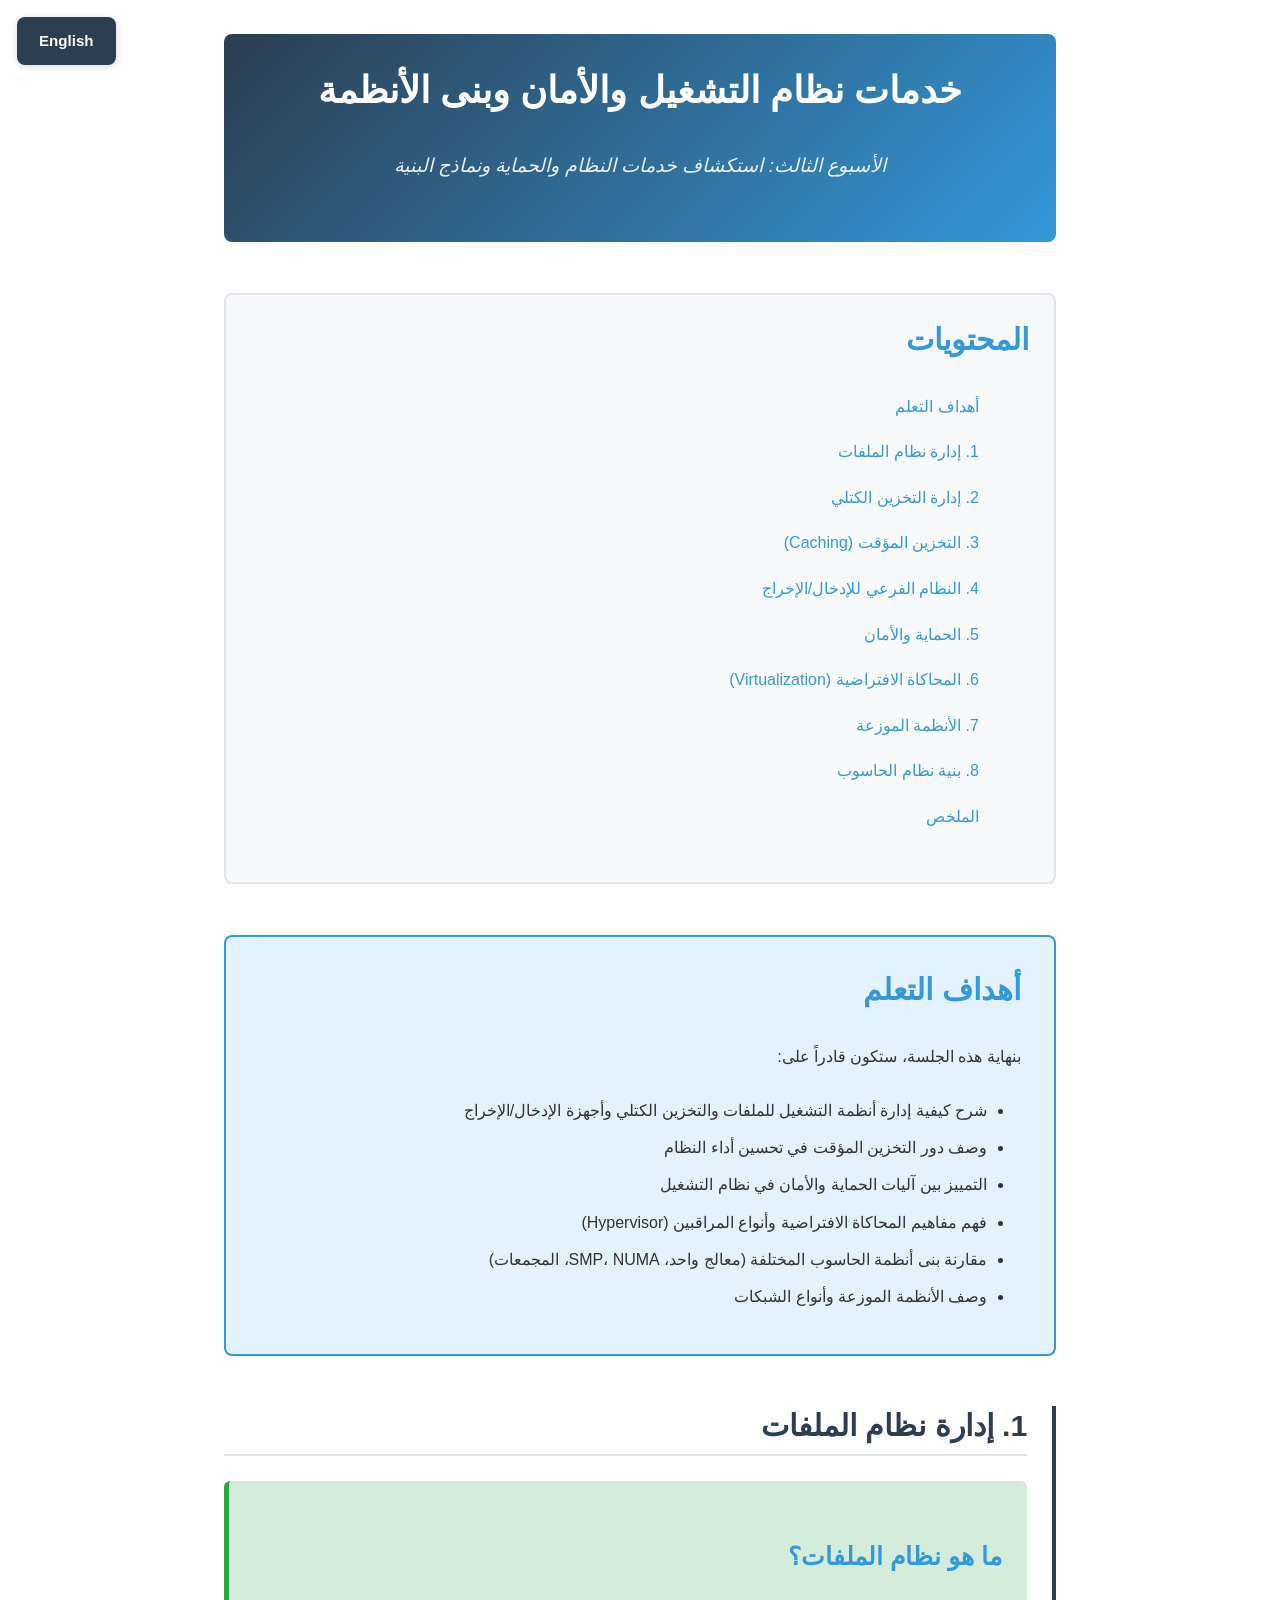
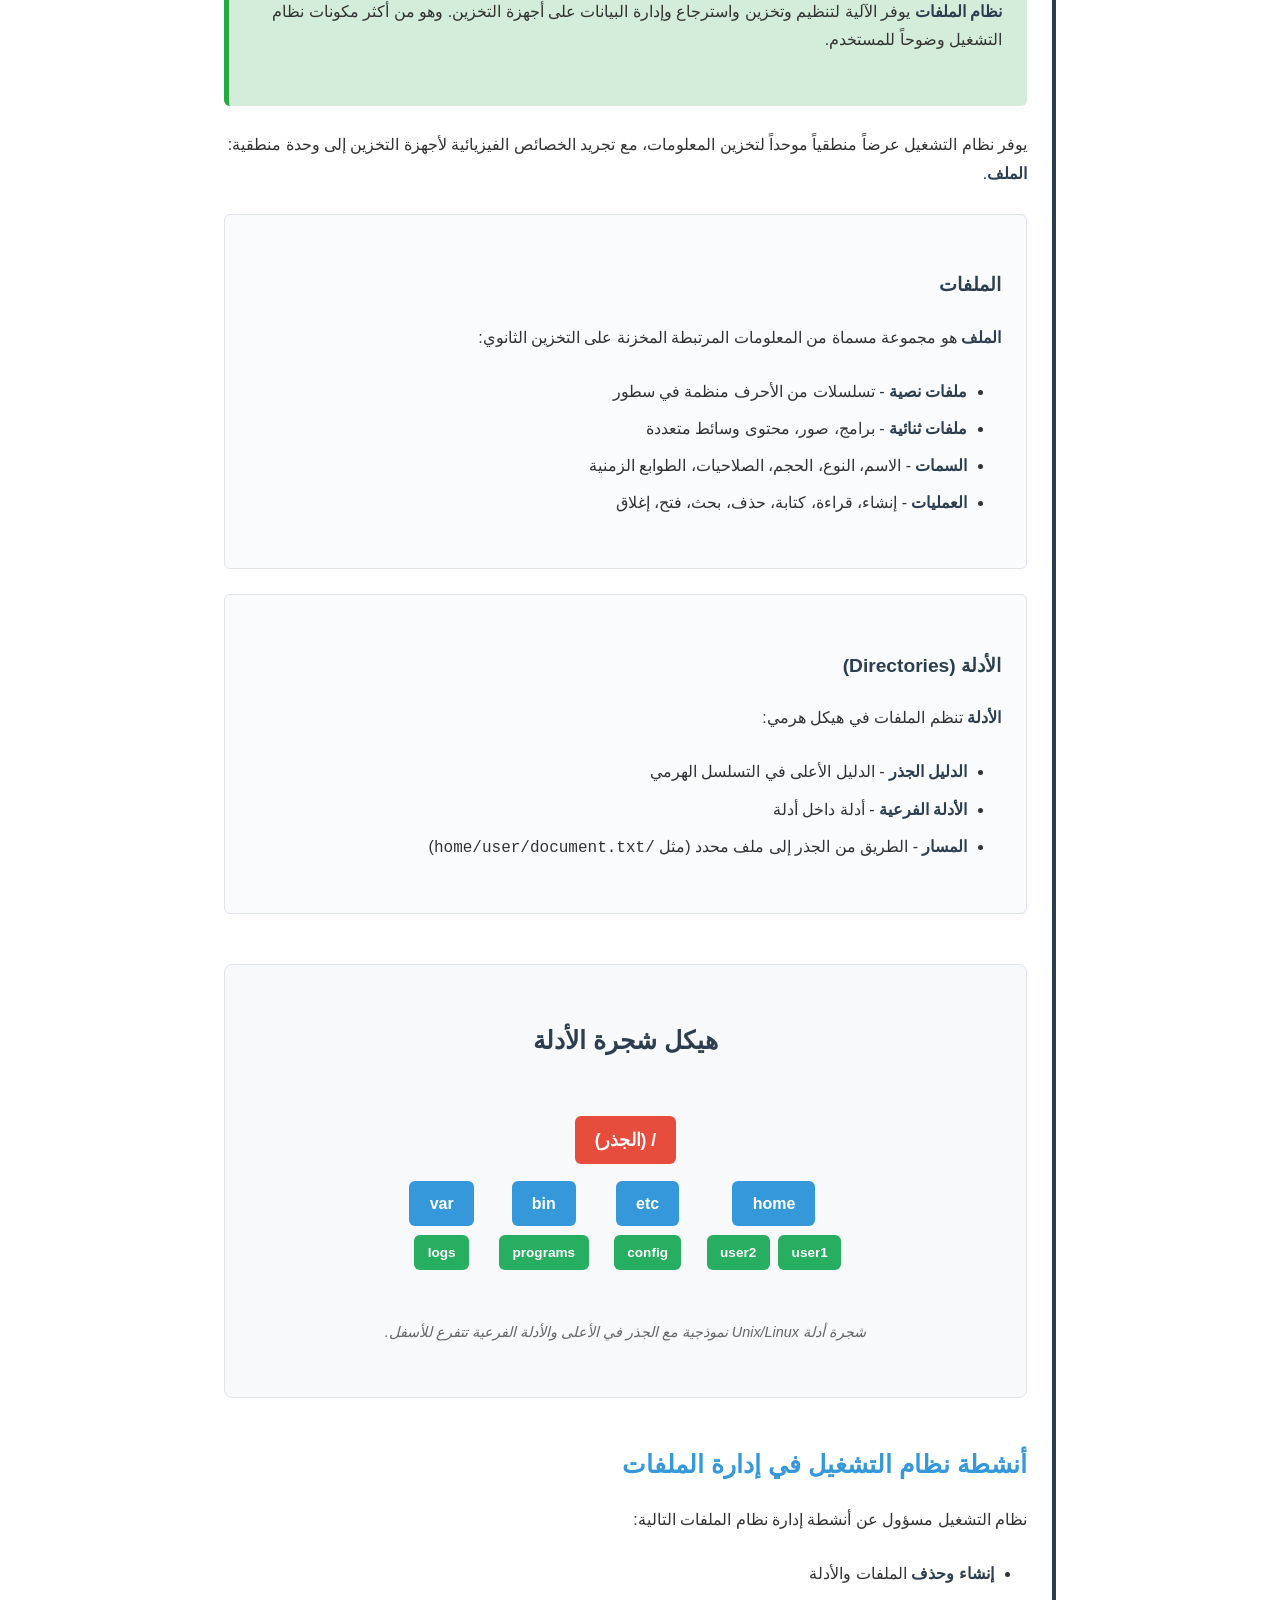
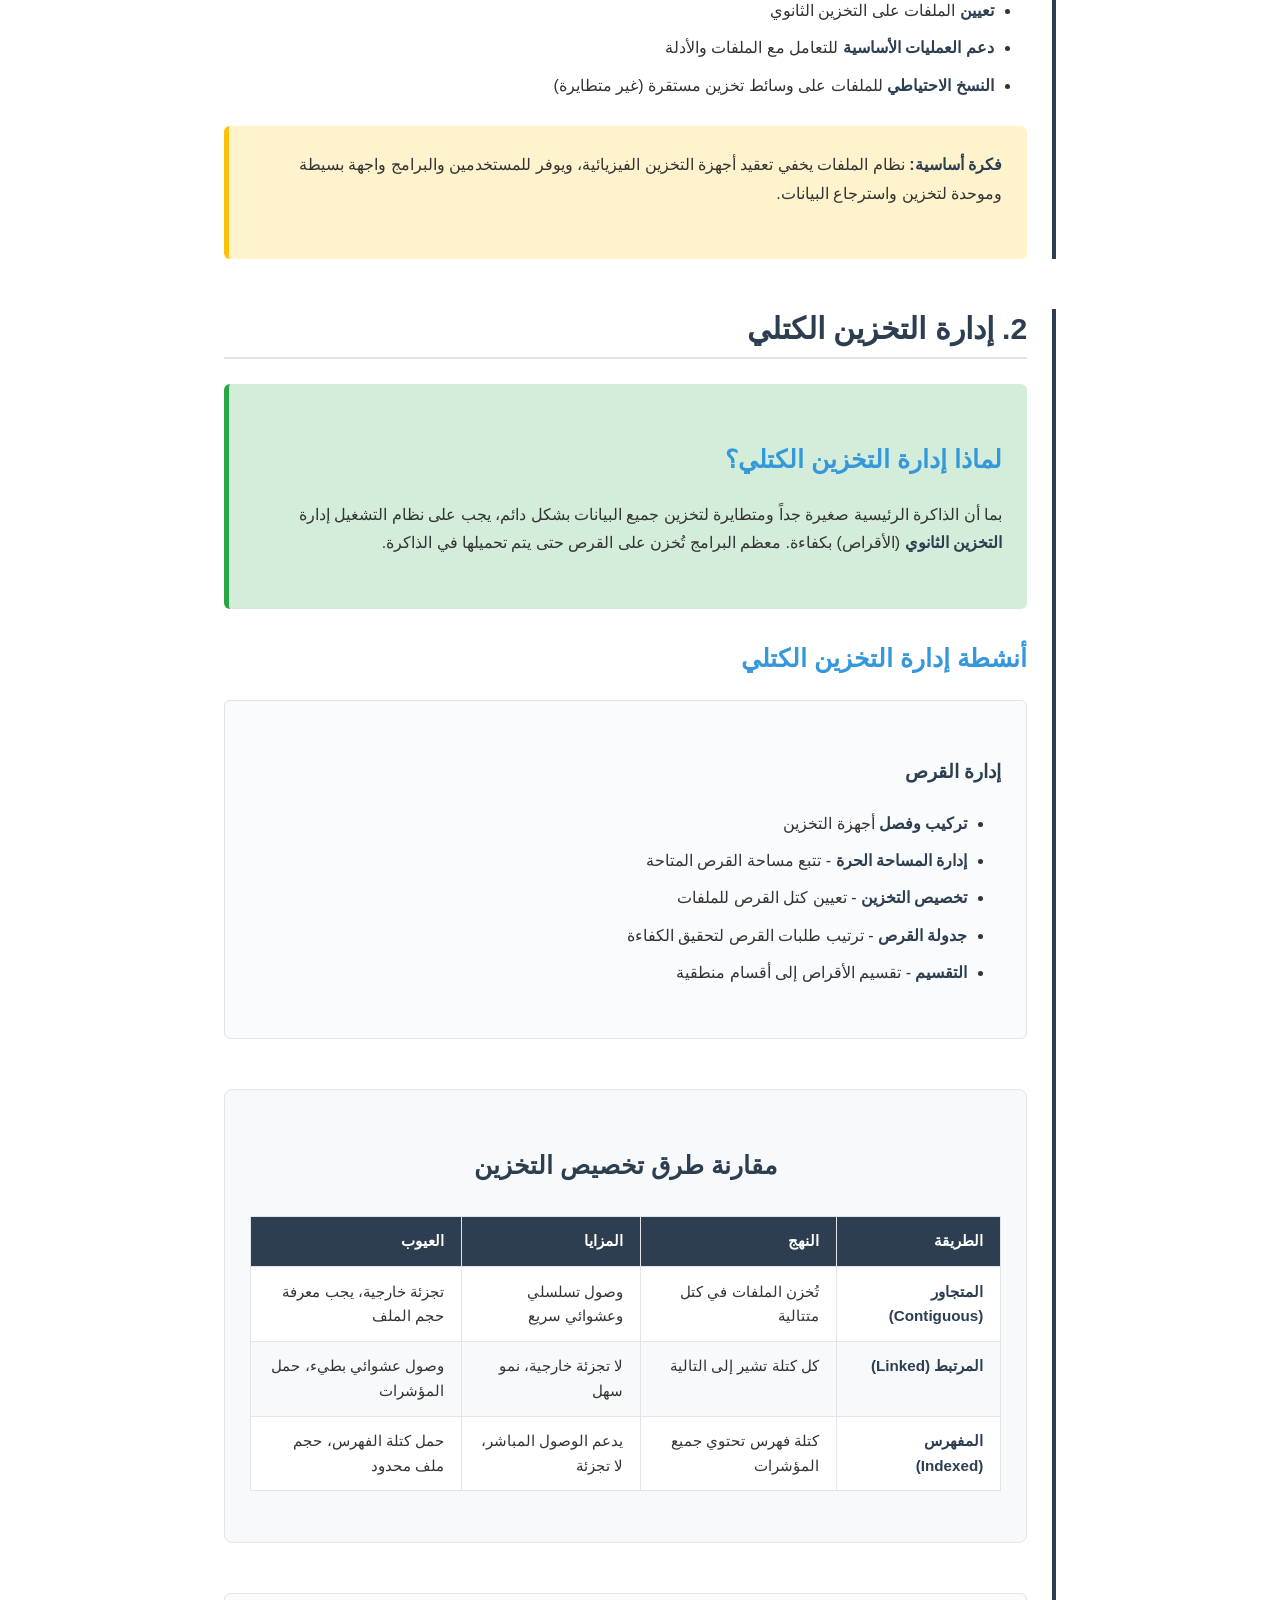
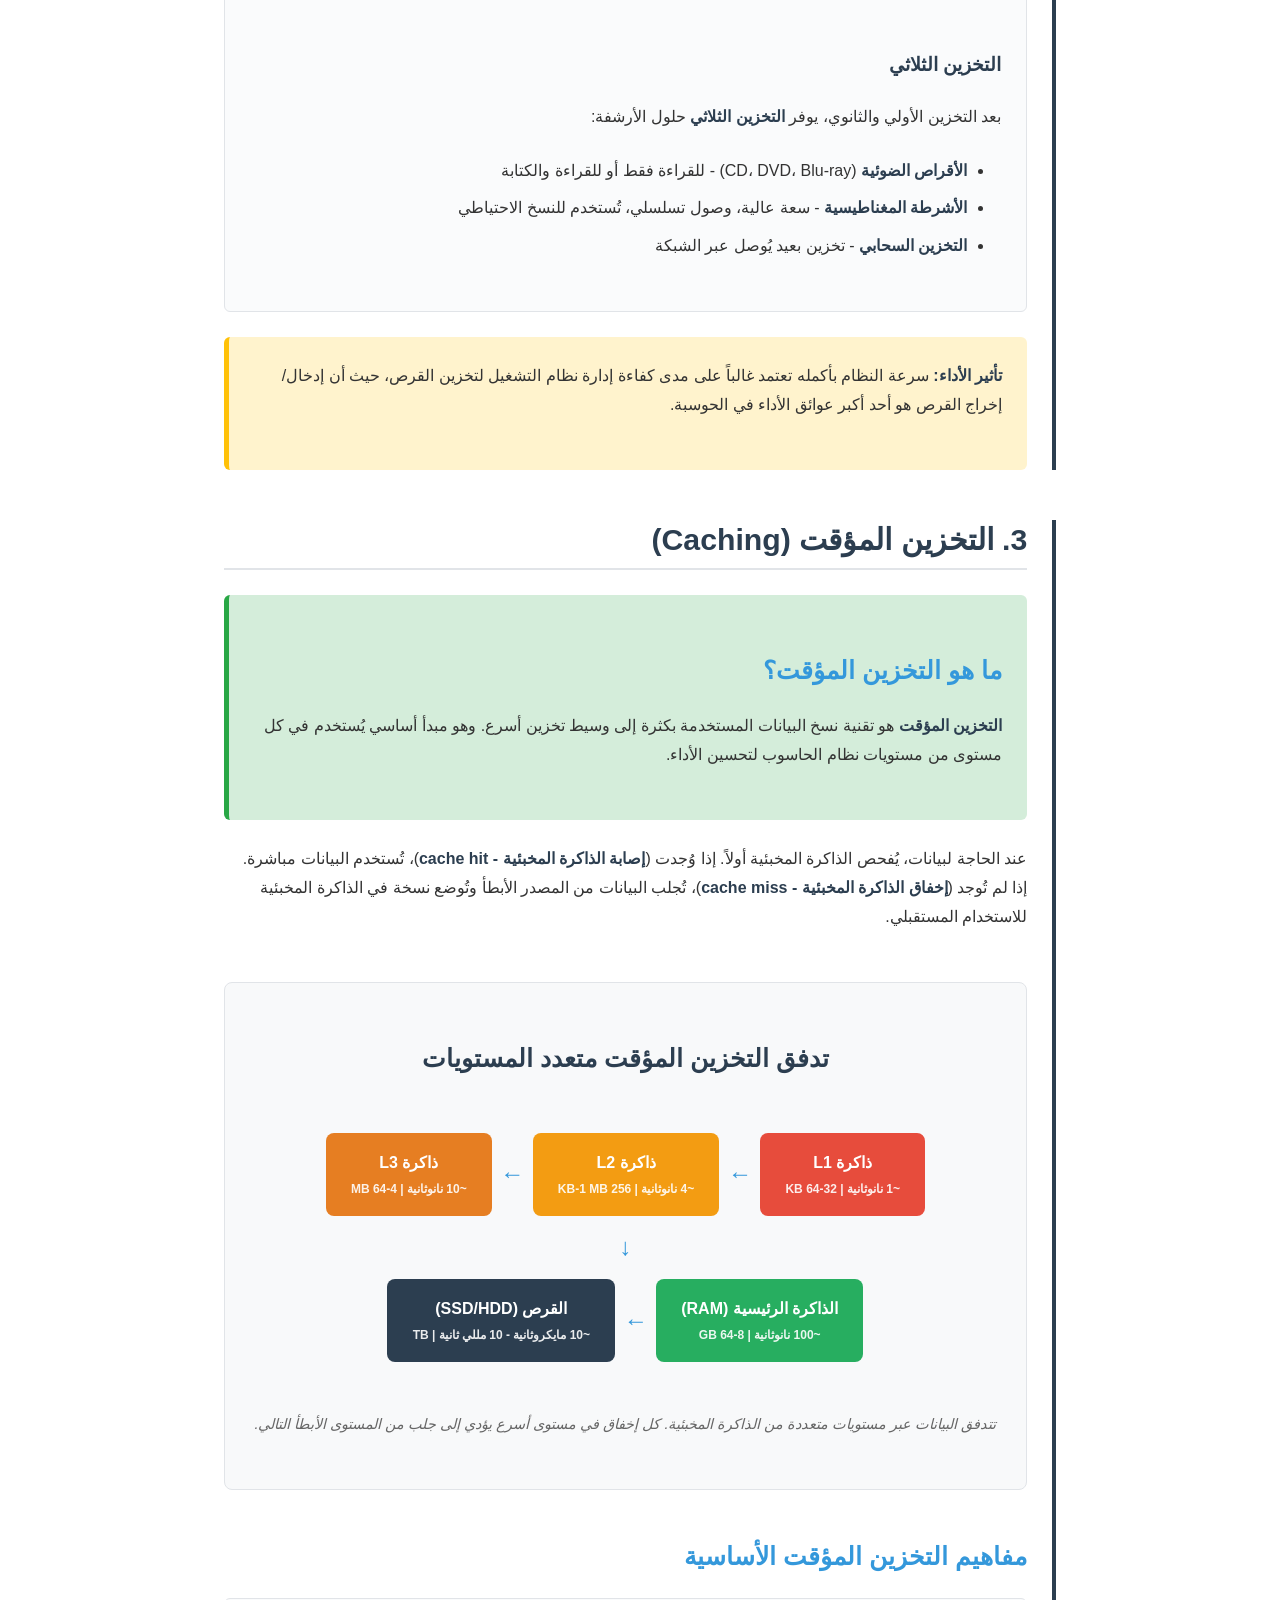
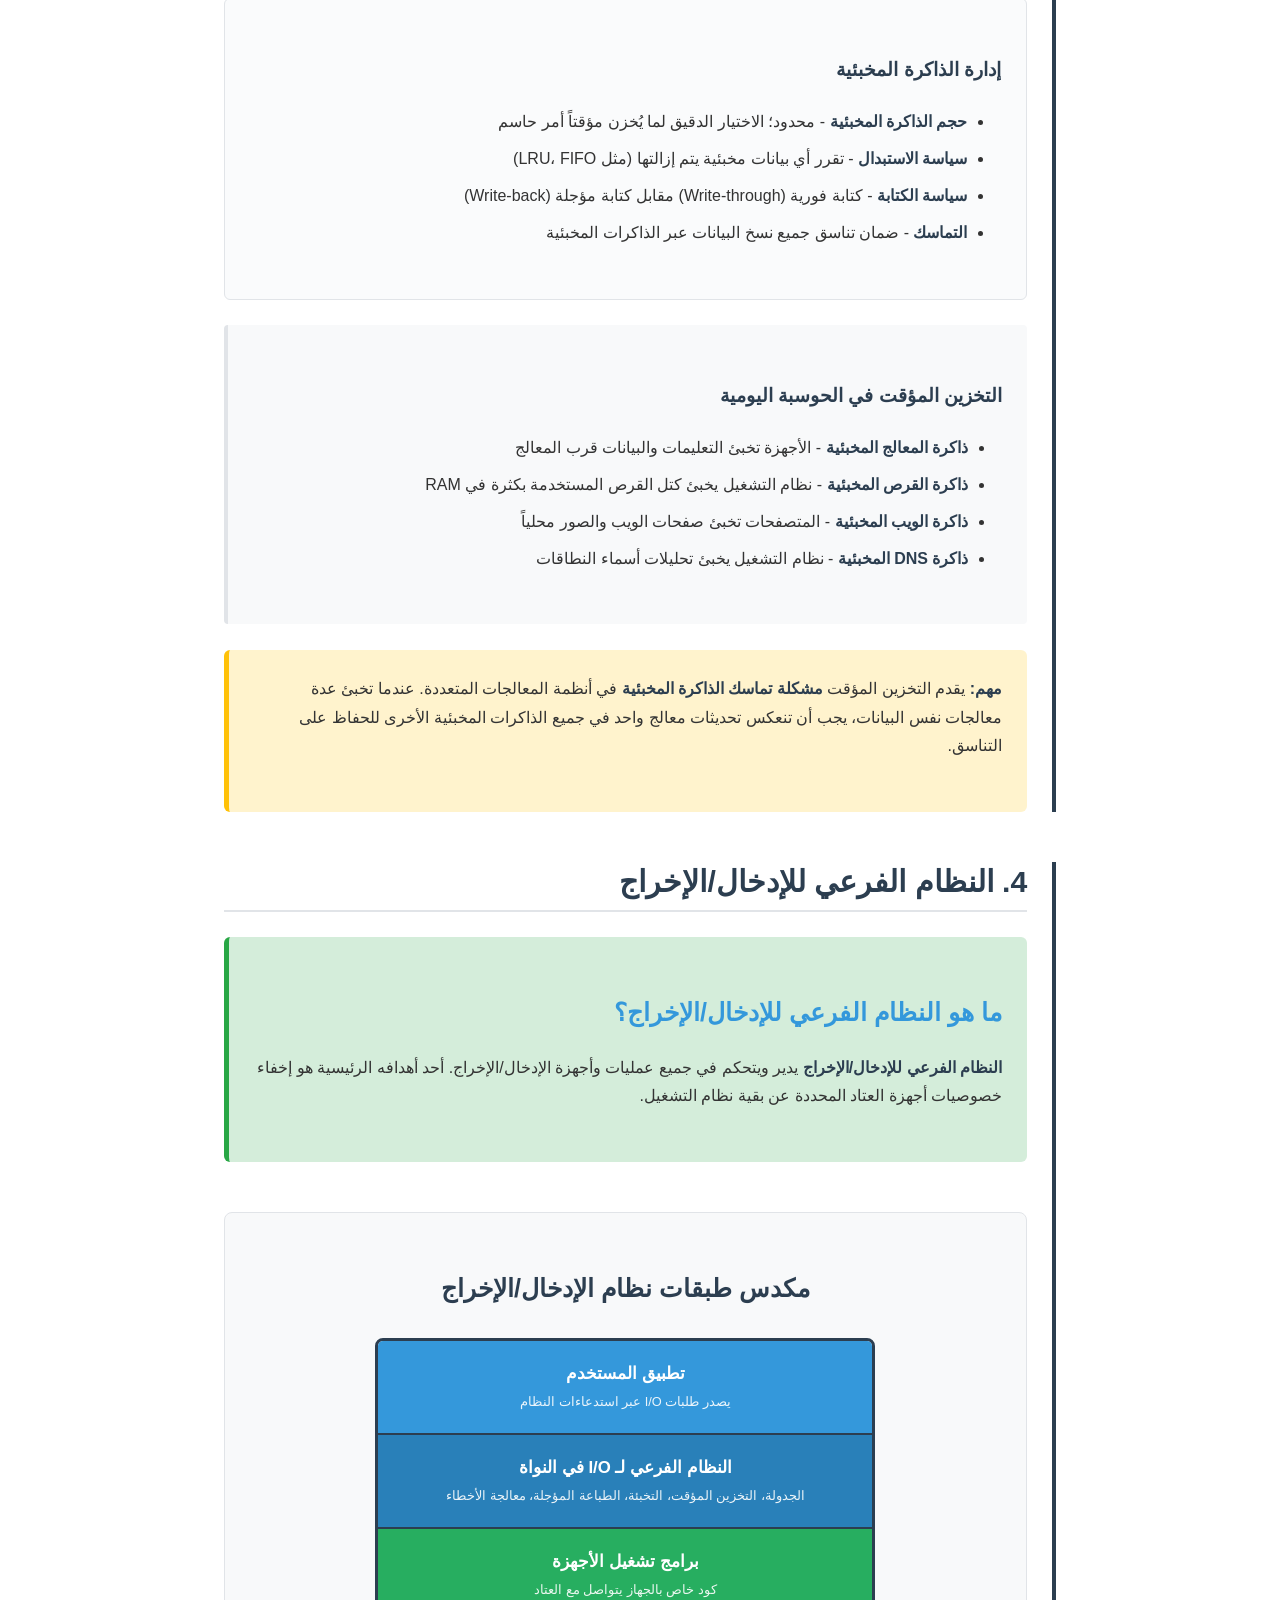
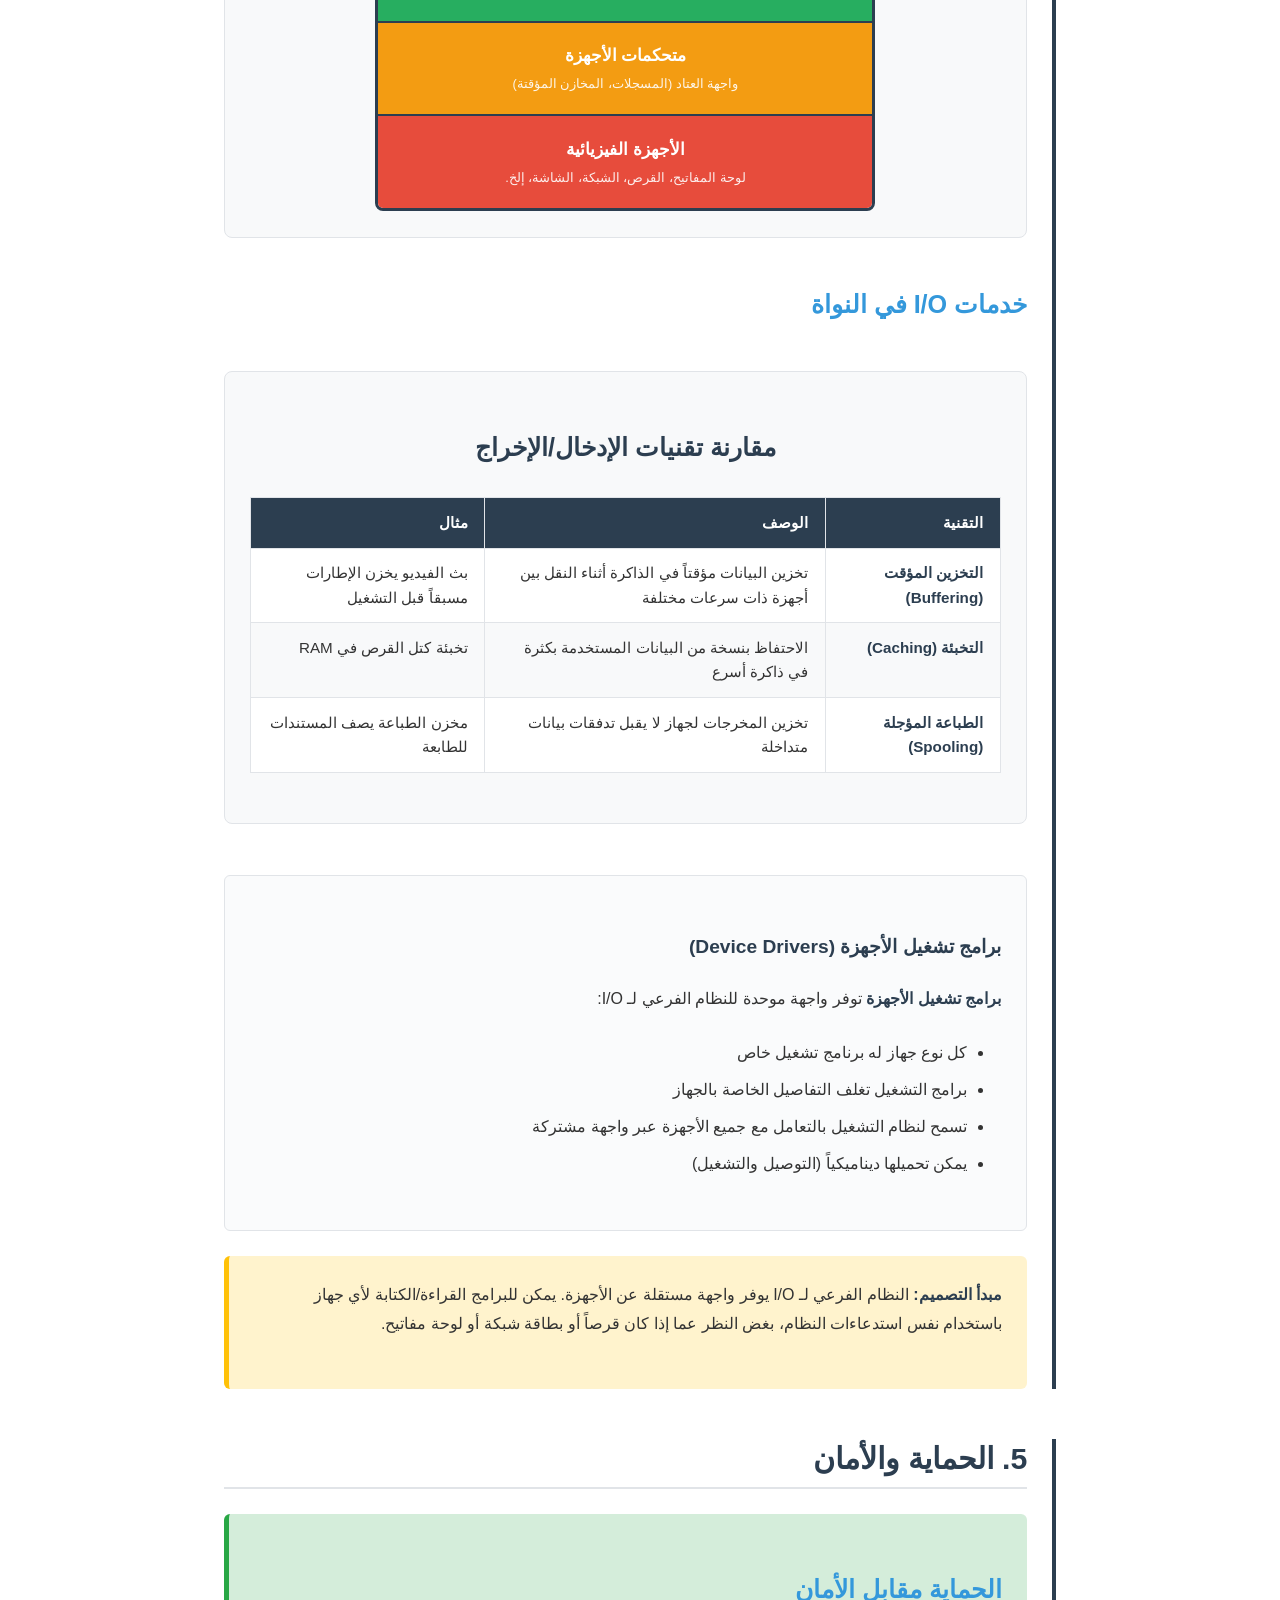
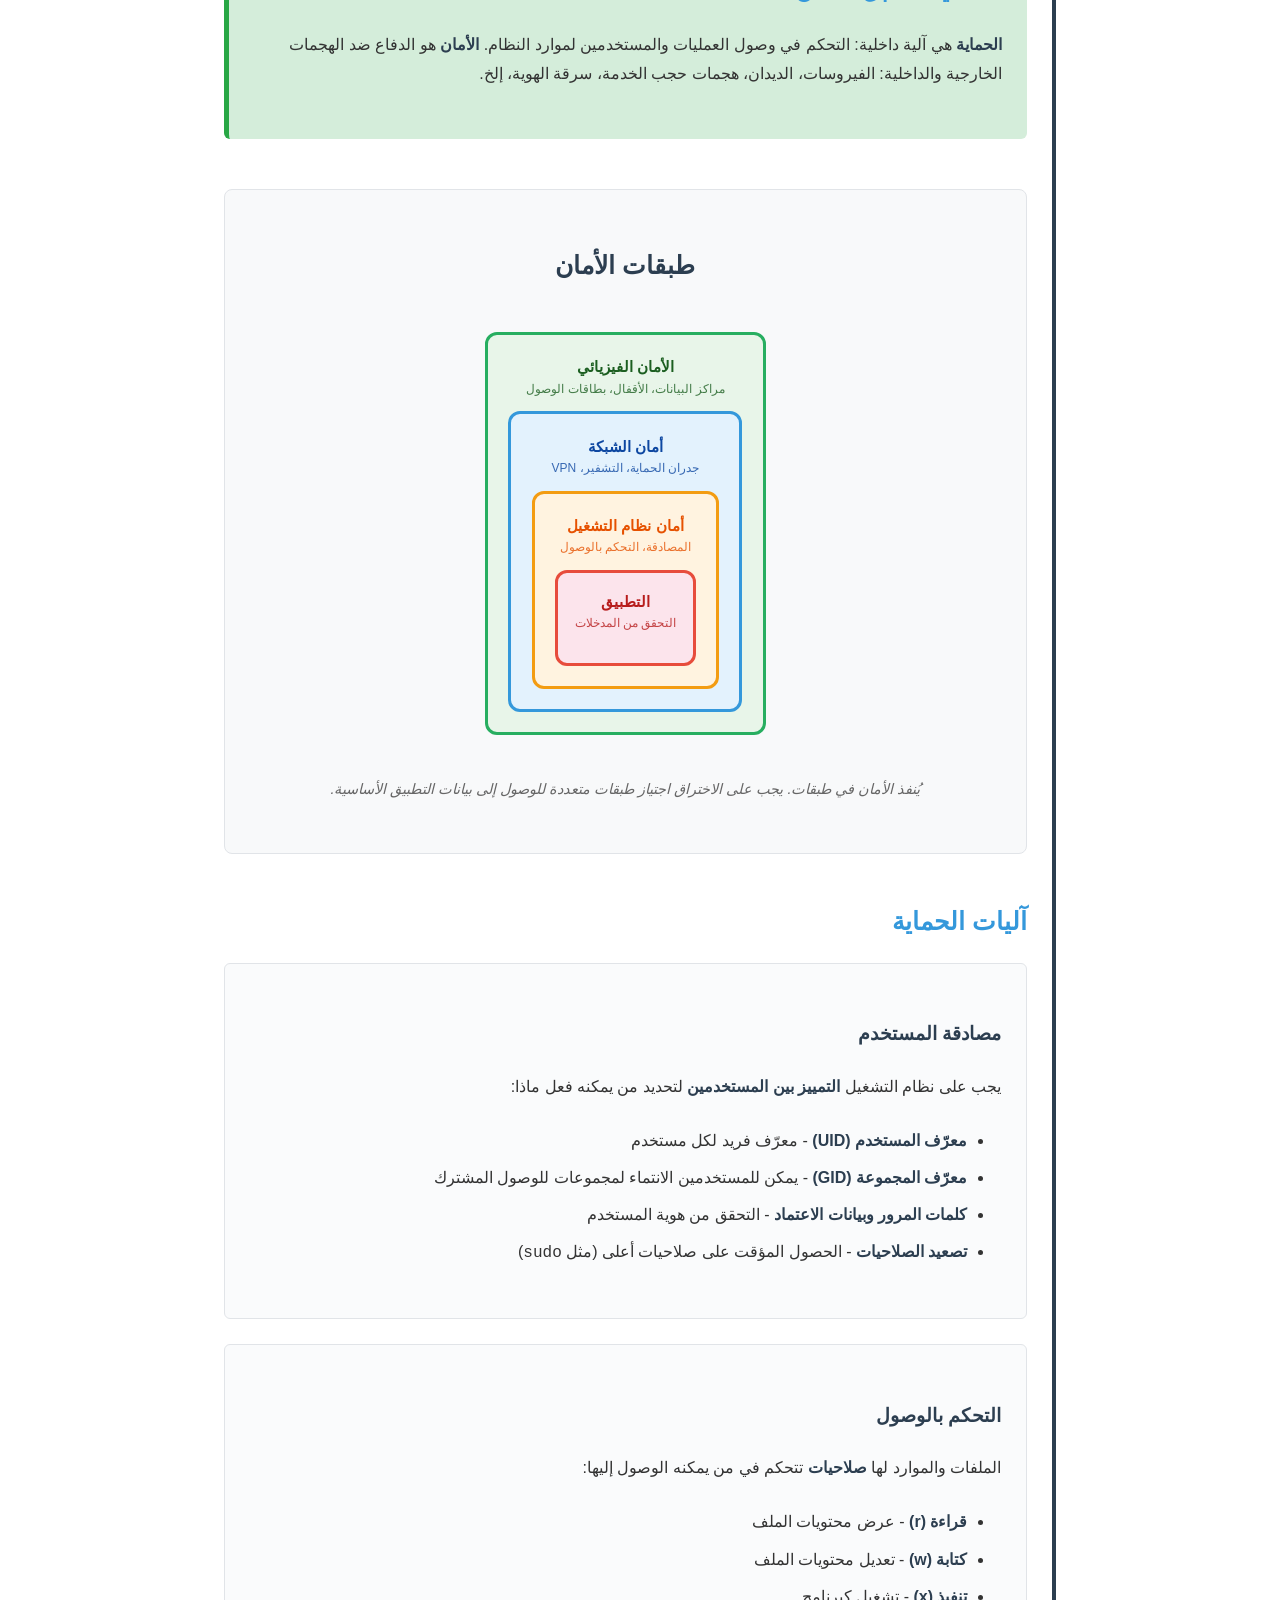
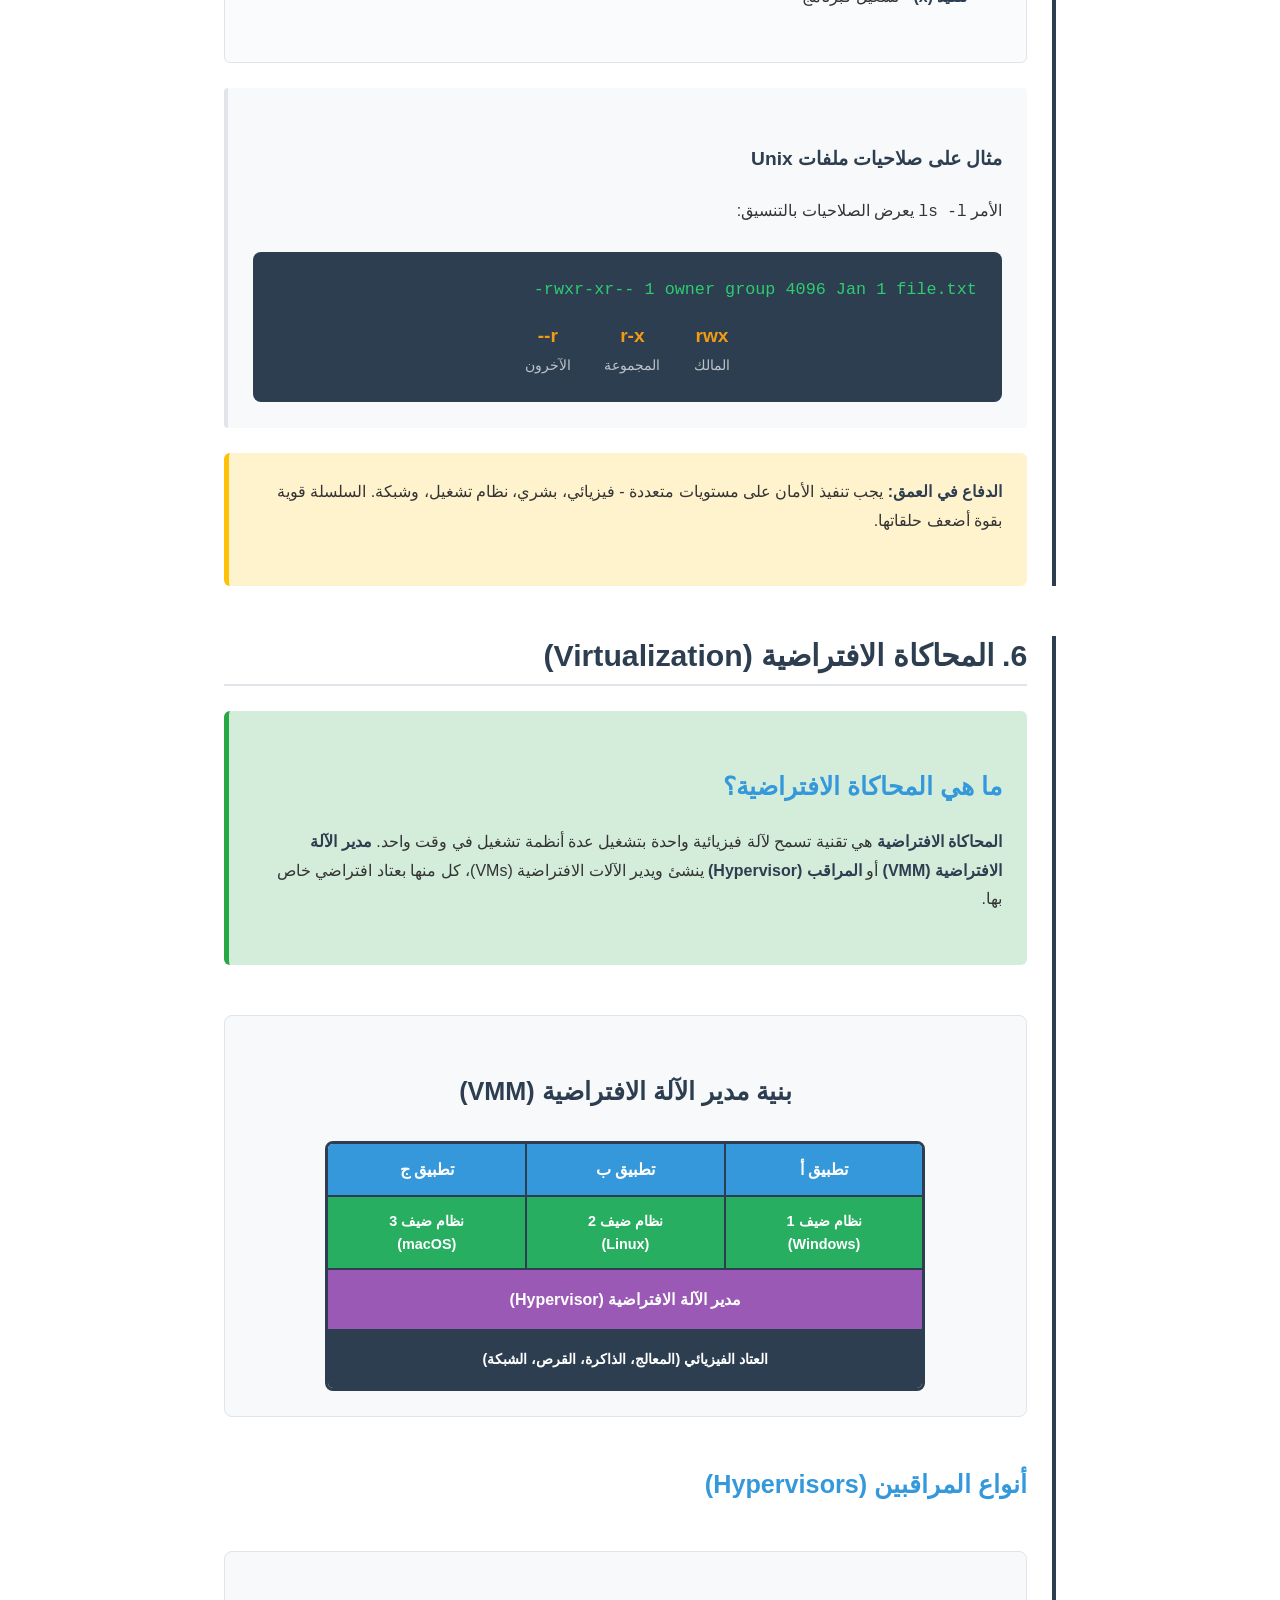
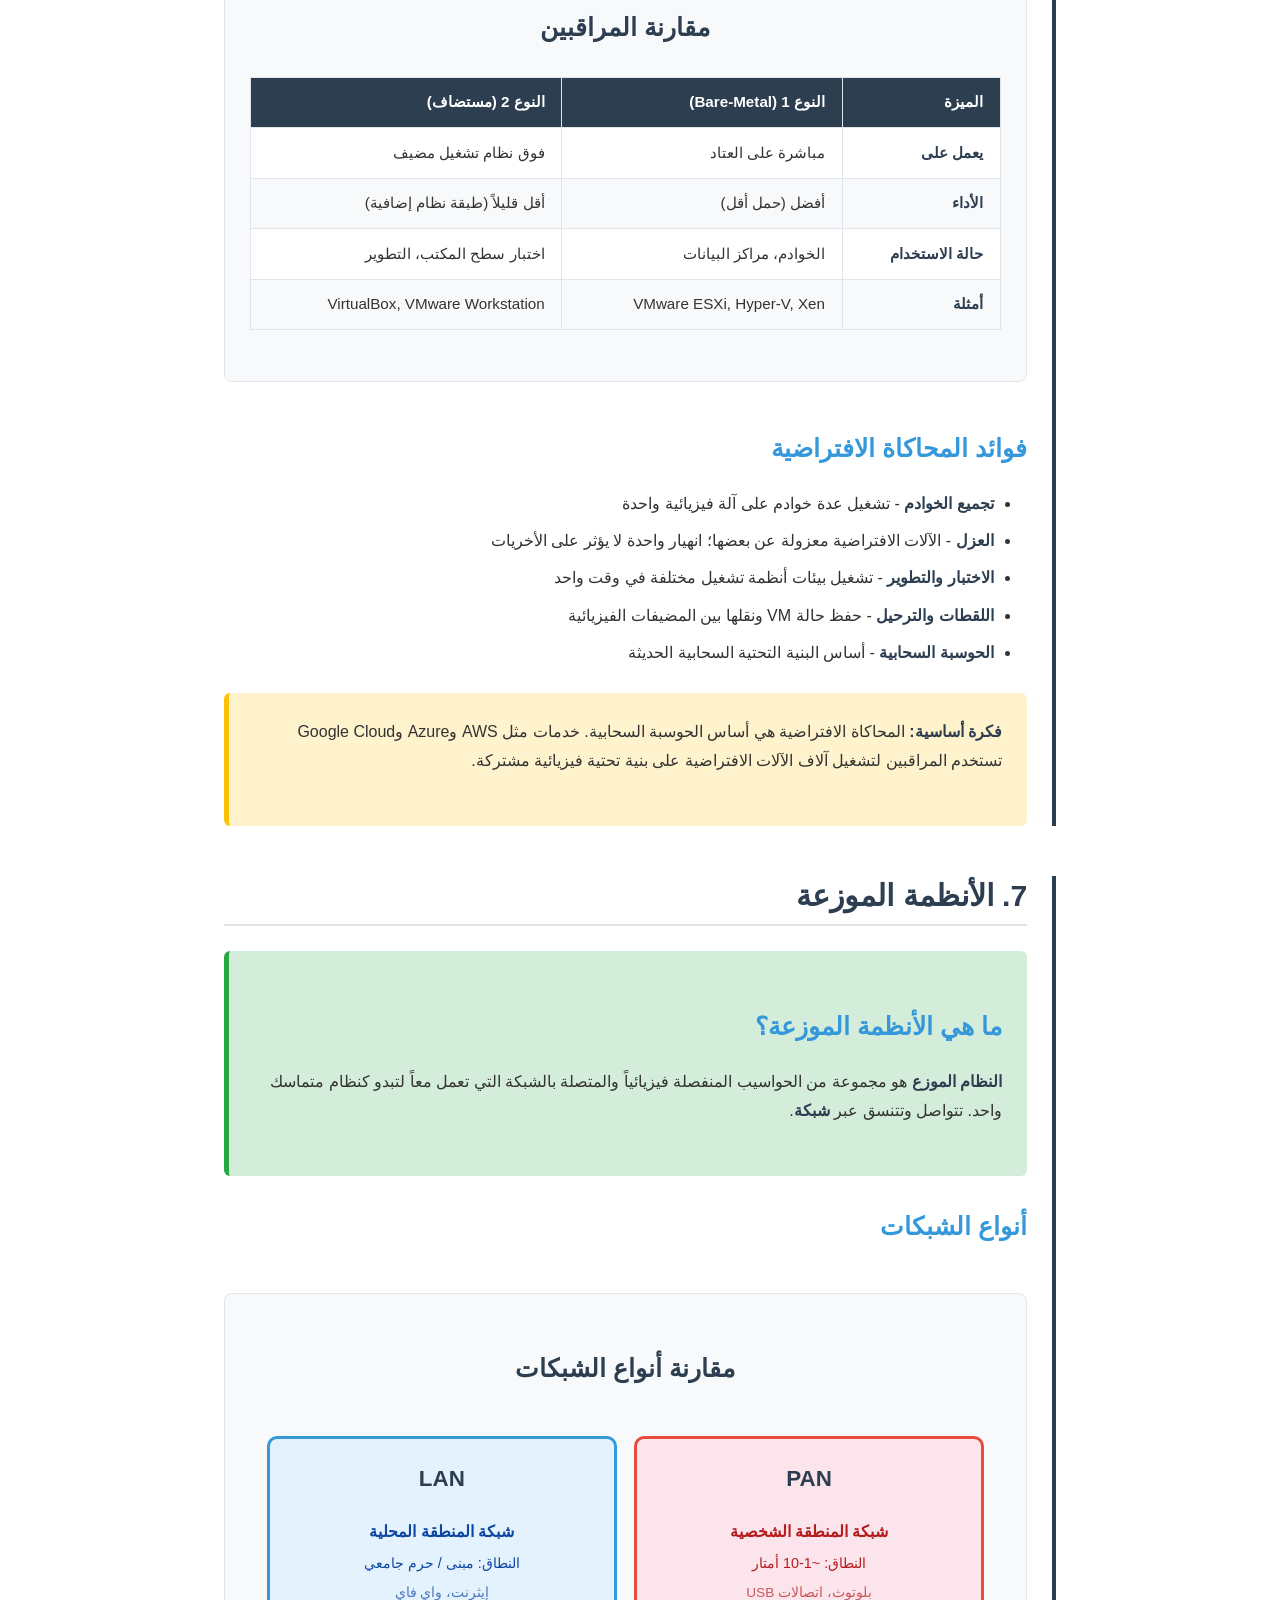
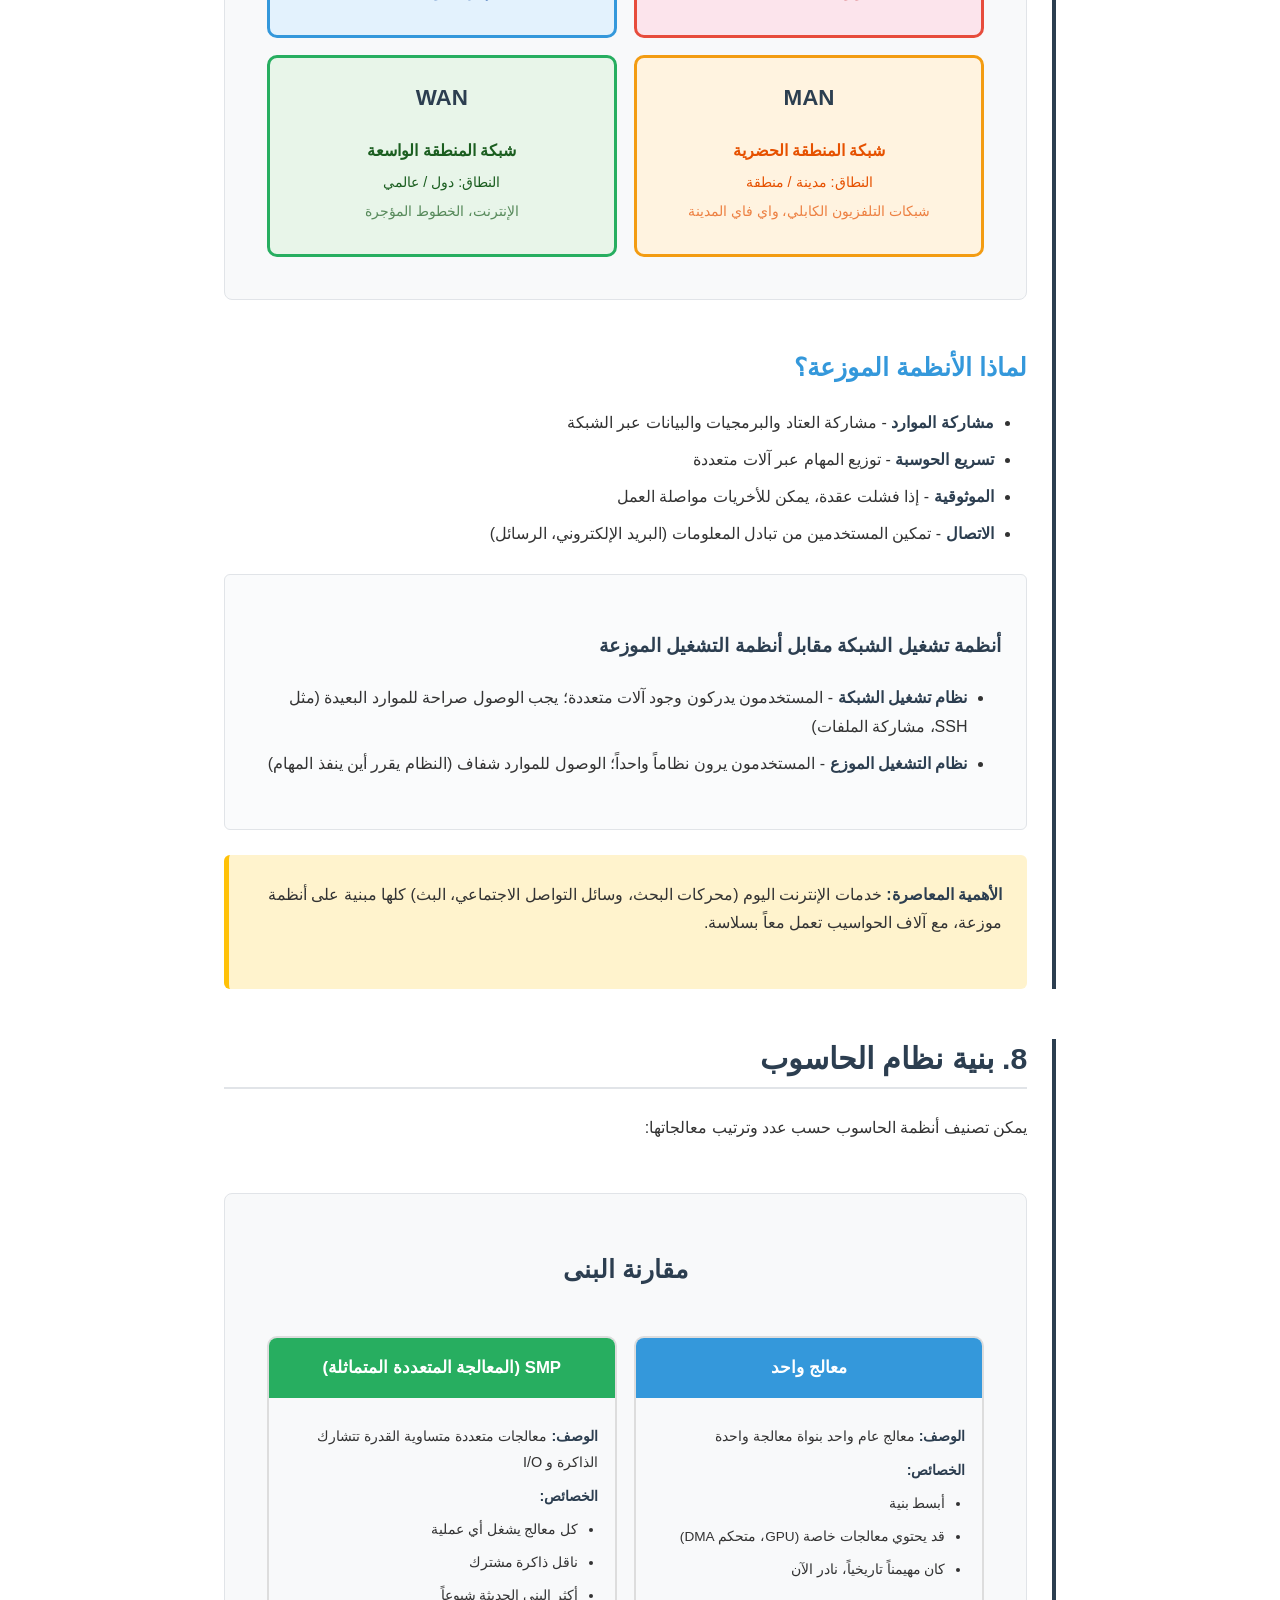
<file: weeks/week3_ar.html>
<!DOCTYPE html>
<html lang="ar" dir="rtl">
<head>
    <meta charset="UTF-8">
    <meta name="viewport" content="width=device-width, initial-scale=1.0">
    <title>الأسبوع الثالث: خدمات نظام التشغيل والأمان وبنى الأنظمة</title>
    <link rel="stylesheet" href="../css/styles.css">
    <link href="https://fonts.googleapis.com/css2?family=Cairo:wght@400;600;700&display=swap" rel="stylesheet">
</head>
<body>
    <!-- Language Switcher -->
    <div class="language-switcher">
        <a href="week3.html" class="lang-button" title="Switch to English">English</a>
    </div>

    <header>
        <h1>خدمات نظام التشغيل والأمان وبنى الأنظمة</h1>
        <p class="subtitle">الأسبوع الثالث: استكشاف خدمات النظام والحماية ونماذج البنية</p>
    </header>

    <nav class="table-of-contents no-print">
        <h2>المحتويات</h2>
        <ul>
            <li><a href="#objectives">أهداف التعلم</a></li>
            <li><a href="#file-system">1. إدارة نظام الملفات</a></li>
            <li><a href="#mass-storage">2. إدارة التخزين الكتلي</a></li>
            <li><a href="#caching">3. التخزين المؤقت (Caching)</a></li>
            <li><a href="#io-subsystem">4. النظام الفرعي للإدخال/الإخراج</a></li>
            <li><a href="#protection-security">5. الحماية والأمان</a></li>
            <li><a href="#virtualization">6. المحاكاة الافتراضية (Virtualization)</a></li>
            <li><a href="#distributed-systems">7. الأنظمة الموزعة</a></li>
            <li><a href="#system-architecture">8. بنية نظام الحاسوب</a></li>
            <li><a href="#summary">الملخص</a></li>
        </ul>
    </nav>

    <main>
        <!-- Learning Objectives -->
        <section id="objectives" class="learning-objectives">
            <h2>أهداف التعلم</h2>
            <p>بنهاية هذه الجلسة، ستكون قادراً على:</p>
            <ul>
                <li>شرح كيفية إدارة أنظمة التشغيل للملفات والتخزين الكتلي وأجهزة الإدخال/الإخراج</li>
                <li>وصف دور التخزين المؤقت في تحسين أداء النظام</li>
                <li>التمييز بين آليات الحماية والأمان في نظام التشغيل</li>
                <li>فهم مفاهيم المحاكاة الافتراضية وأنواع المراقبين (Hypervisor)</li>
                <li>مقارنة بنى أنظمة الحاسوب المختلفة (معالج واحد، SMP، NUMA، المجمعات)</li>
                <li>وصف الأنظمة الموزعة وأنواع الشبكات</li>
            </ul>
        </section>

        <!-- Section 1: File-System Management -->
        <section id="file-system" class="content-section">
            <h2>1. إدارة نظام الملفات</h2>

            <div class="definition">
                <h3>ما هو نظام الملفات؟</h3>
                <p><strong>نظام الملفات</strong> يوفر الآلية لتنظيم وتخزين واسترجاع وإدارة البيانات على أجهزة التخزين. وهو من أكثر مكونات نظام التشغيل وضوحاً للمستخدم.</p>
            </div>

            <p>يوفر نظام التشغيل عرضاً منطقياً موحداً لتخزين المعلومات، مع تجريد الخصائص الفيزيائية لأجهزة التخزين إلى وحدة منطقية: <strong>الملف</strong>.</p>

            <article class="os-component">
                <h4>الملفات</h4>
                <p><strong>الملف</strong> هو مجموعة مسماة من المعلومات المرتبطة المخزنة على التخزين الثانوي:</p>
                <ul>
                    <li><strong>ملفات نصية</strong> - تسلسلات من الأحرف منظمة في سطور</li>
                    <li><strong>ملفات ثنائية</strong> - برامج، صور، محتوى وسائط متعددة</li>
                    <li><strong>السمات</strong> - الاسم، النوع، الحجم، الصلاحيات، الطوابع الزمنية</li>
                    <li><strong>العمليات</strong> - إنشاء، قراءة، كتابة، حذف، بحث، فتح، إغلاق</li>
                </ul>
            </article>

            <article class="os-component">
                <h4>الأدلة (Directories)</h4>
                <p><strong>الأدلة</strong> تنظم الملفات في هيكل هرمي:</p>
                <ul>
                    <li><strong>الدليل الجذر</strong> - الدليل الأعلى في التسلسل الهرمي</li>
                    <li><strong>الأدلة الفرعية</strong> - أدلة داخل أدلة</li>
                    <li><strong>المسار</strong> - الطريق من الجذر إلى ملف محدد (مثل <code>/home/user/document.txt</code>)</li>
                </ul>
            </article>

            <div class="diagram-container">
                <div class="diagram-title-section">
                    <h3 class="diagram-title">هيكل شجرة الأدلة</h3>
                </div>
                <div class="directory-tree">
                    <div class="tree-node root-node">
                        <span class="node-label">/ (الجذر)</span>
                    </div>
                    <div class="tree-level">
                        <div class="tree-branch">
                            <div class="tree-node dir-node">
                                <span class="node-label">home</span>
                            </div>
                            <div class="tree-children">
                                <div class="tree-node file-node"><span class="node-label">user1</span></div>
                                <div class="tree-node file-node"><span class="node-label">user2</span></div>
                            </div>
                        </div>
                        <div class="tree-branch">
                            <div class="tree-node dir-node">
                                <span class="node-label">etc</span>
                            </div>
                            <div class="tree-children">
                                <div class="tree-node file-node"><span class="node-label">config</span></div>
                            </div>
                        </div>
                        <div class="tree-branch">
                            <div class="tree-node dir-node">
                                <span class="node-label">bin</span>
                            </div>
                            <div class="tree-children">
                                <div class="tree-node file-node"><span class="node-label">programs</span></div>
                            </div>
                        </div>
                        <div class="tree-branch">
                            <div class="tree-node dir-node">
                                <span class="node-label">var</span>
                            </div>
                            <div class="tree-children">
                                <div class="tree-node file-node"><span class="node-label">logs</span></div>
                            </div>
                        </div>
                    </div>
                </div>
                <p class="diagram-note">شجرة أدلة Unix/Linux نموذجية مع الجذر في الأعلى والأدلة الفرعية تتفرع للأسفل.</p>
            </div>

            <h3>أنشطة نظام التشغيل في إدارة الملفات</h3>
            <p>نظام التشغيل مسؤول عن أنشطة إدارة نظام الملفات التالية:</p>
            <ul>
                <li><strong>إنشاء وحذف</strong> الملفات والأدلة</li>
                <li><strong>تعيين</strong> الملفات على التخزين الثانوي</li>
                <li><strong>دعم العمليات الأساسية</strong> للتعامل مع الملفات والأدلة</li>
                <li><strong>النسخ الاحتياطي</strong> للملفات على وسائط تخزين مستقرة (غير متطايرة)</li>
            </ul>

            <div class="key-message">
                <p><strong>فكرة أساسية:</strong> نظام الملفات يخفي تعقيد أجهزة التخزين الفيزيائية، ويوفر للمستخدمين والبرامج واجهة بسيطة وموحدة لتخزين واسترجاع البيانات.</p>
            </div>
        </section>

        <!-- Section 2: Mass-Storage Management -->
        <section id="mass-storage" class="content-section">
            <h2>2. إدارة التخزين الكتلي</h2>

            <div class="definition">
                <h3>لماذا إدارة التخزين الكتلي؟</h3>
                <p>بما أن الذاكرة الرئيسية صغيرة جداً ومتطايرة لتخزين جميع البيانات بشكل دائم، يجب على نظام التشغيل إدارة <strong>التخزين الثانوي</strong> (الأقراص) بكفاءة. معظم البرامج تُخزن على القرص حتى يتم تحميلها في الذاكرة.</p>
            </div>

            <h3>أنشطة إدارة التخزين الكتلي</h3>
            <article class="os-component">
                <h4>إدارة القرص</h4>
                <ul>
                    <li><strong>تركيب وفصل</strong> أجهزة التخزين</li>
                    <li><strong>إدارة المساحة الحرة</strong> - تتبع مساحة القرص المتاحة</li>
                    <li><strong>تخصيص التخزين</strong> - تعيين كتل القرص للملفات</li>
                    <li><strong>جدولة القرص</strong> - ترتيب طلبات القرص لتحقيق الكفاءة</li>
                    <li><strong>التقسيم</strong> - تقسيم الأقراص إلى أقسام منطقية</li>
                </ul>
            </article>

            <div class="diagram-container">
                <div class="diagram-title-section">
                    <h3 class="diagram-title">مقارنة طرق تخصيص التخزين</h3>
                </div>
                <table>
                    <thead>
                        <tr>
                            <th>الطريقة</th>
                            <th>النهج</th>
                            <th>المزايا</th>
                            <th>العيوب</th>
                        </tr>
                    </thead>
                    <tbody>
                        <tr>
                            <td><strong>المتجاور (Contiguous)</strong></td>
                            <td>تُخزن الملفات في كتل متتالية</td>
                            <td>وصول تسلسلي وعشوائي سريع</td>
                            <td>تجزئة خارجية، يجب معرفة حجم الملف</td>
                        </tr>
                        <tr>
                            <td><strong>المرتبط (Linked)</strong></td>
                            <td>كل كتلة تشير إلى التالية</td>
                            <td>لا تجزئة خارجية، نمو سهل</td>
                            <td>وصول عشوائي بطيء، حمل المؤشرات</td>
                        </tr>
                        <tr>
                            <td><strong>المفهرس (Indexed)</strong></td>
                            <td>كتلة فهرس تحتوي جميع المؤشرات</td>
                            <td>يدعم الوصول المباشر، لا تجزئة</td>
                            <td>حمل كتلة الفهرس، حجم ملف محدود</td>
                        </tr>
                    </tbody>
                </table>
            </div>

            <article class="os-component">
                <h4>التخزين الثلاثي</h4>
                <p>بعد التخزين الأولي والثانوي، يوفر <strong>التخزين الثلاثي</strong> حلول الأرشفة:</p>
                <ul>
                    <li><strong>الأقراص الضوئية</strong> (CD، DVD، Blu-ray) - للقراءة فقط أو للقراءة والكتابة</li>
                    <li><strong>الأشرطة المغناطيسية</strong> - سعة عالية، وصول تسلسلي، تُستخدم للنسخ الاحتياطي</li>
                    <li><strong>التخزين السحابي</strong> - تخزين بعيد يُوصل عبر الشبكة</li>
                </ul>
            </article>

            <div class="key-message">
                <p><strong>تأثير الأداء:</strong> سرعة النظام بأكمله تعتمد غالباً على مدى كفاءة إدارة نظام التشغيل لتخزين القرص، حيث أن إدخال/إخراج القرص هو أحد أكبر عوائق الأداء في الحوسبة.</p>
            </div>
        </section>

        <!-- Section 3: Caching -->
        <section id="caching" class="content-section">
            <h2>3. التخزين المؤقت (Caching)</h2>

            <div class="definition">
                <h3>ما هو التخزين المؤقت؟</h3>
                <p><strong>التخزين المؤقت</strong> هو تقنية نسخ البيانات المستخدمة بكثرة إلى وسيط تخزين أسرع. وهو مبدأ أساسي يُستخدم في كل مستوى من مستويات نظام الحاسوب لتحسين الأداء.</p>
            </div>

            <p>عند الحاجة لبيانات، يُفحص الذاكرة المخبئية أولاً. إذا وُجدت (<strong>إصابة الذاكرة المخبئية - cache hit</strong>)، تُستخدم البيانات مباشرة. إذا لم تُوجد (<strong>إخفاق الذاكرة المخبئية - cache miss</strong>)، تُجلب البيانات من المصدر الأبطأ وتُوضع نسخة في الذاكرة المخبئية للاستخدام المستقبلي.</p>

            <div class="diagram-container">
                <div class="diagram-title-section">
                    <h3 class="diagram-title">تدفق التخزين المؤقت متعدد المستويات</h3>
                </div>
                <div class="caching-flow">
                    <div class="cache-level-row">
                        <div class="cache-box cache-l1">
                            <span class="cache-name">ذاكرة L1</span>
                            <span class="cache-detail">~1 نانوثانية | 32-64 KB</span>
                        </div>
                        <div class="cache-arrow">&#8592;</div>
                        <div class="cache-box cache-l2">
                            <span class="cache-name">ذاكرة L2</span>
                            <span class="cache-detail">~4 نانوثانية | 256 KB-1 MB</span>
                        </div>
                        <div class="cache-arrow">&#8592;</div>
                        <div class="cache-box cache-l3">
                            <span class="cache-name">ذاكرة L3</span>
                            <span class="cache-detail">~10 نانوثانية | 4-64 MB</span>
                        </div>
                    </div>
                    <div class="cache-flow-down">&#8595;</div>
                    <div class="cache-level-row">
                        <div class="cache-box cache-ram">
                            <span class="cache-name">الذاكرة الرئيسية (RAM)</span>
                            <span class="cache-detail">~100 نانوثانية | 8-64 GB</span>
                        </div>
                        <div class="cache-arrow">&#8592;</div>
                        <div class="cache-box cache-disk">
                            <span class="cache-name">القرص (SSD/HDD)</span>
                            <span class="cache-detail">~10 مايكروثانية - 10 مللي ثانية | TB</span>
                        </div>
                    </div>
                </div>
                <p class="diagram-note">تتدفق البيانات عبر مستويات متعددة من الذاكرة المخبئية. كل إخفاق في مستوى أسرع يؤدي إلى جلب من المستوى الأبطأ التالي.</p>
            </div>

            <h3>مفاهيم التخزين المؤقت الأساسية</h3>

            <article class="os-component">
                <h4>إدارة الذاكرة المخبئية</h4>
                <ul>
                    <li><strong>حجم الذاكرة المخبئية</strong> - محدود؛ الاختيار الدقيق لما يُخزن مؤقتاً أمر حاسم</li>
                    <li><strong>سياسة الاستبدال</strong> - تقرر أي بيانات مخبئية يتم إزالتها (مثل LRU، FIFO)</li>
                    <li><strong>سياسة الكتابة</strong> - كتابة فورية (Write-through) مقابل كتابة مؤجلة (Write-back)</li>
                    <li><strong>التماسك</strong> - ضمان تناسق جميع نسخ البيانات عبر الذاكرات المخبئية</li>
                </ul>
            </article>

            <div class="example">
                <h4>التخزين المؤقت في الحوسبة اليومية</h4>
                <ul>
                    <li><strong>ذاكرة المعالج المخبئية</strong> - الأجهزة تخبئ التعليمات والبيانات قرب المعالج</li>
                    <li><strong>ذاكرة القرص المخبئية</strong> - نظام التشغيل يخبئ كتل القرص المستخدمة بكثرة في RAM</li>
                    <li><strong>ذاكرة الويب المخبئية</strong> - المتصفحات تخبئ صفحات الويب والصور محلياً</li>
                    <li><strong>ذاكرة DNS المخبئية</strong> - نظام التشغيل يخبئ تحليلات أسماء النطاقات</li>
                </ul>
            </div>

            <div class="key-message">
                <p><strong>مهم:</strong> يقدم التخزين المؤقت <strong>مشكلة تماسك الذاكرة المخبئية</strong> في أنظمة المعالجات المتعددة. عندما تخبئ عدة معالجات نفس البيانات، يجب أن تنعكس تحديثات معالج واحد في جميع الذاكرات المخبئية الأخرى للحفاظ على التناسق.</p>
            </div>
        </section>

        <!-- Section 4: I/O Subsystem -->
        <section id="io-subsystem" class="content-section">
            <h2>4. النظام الفرعي للإدخال/الإخراج</h2>

            <div class="definition">
                <h3>ما هو النظام الفرعي للإدخال/الإخراج؟</h3>
                <p><strong>النظام الفرعي للإدخال/الإخراج</strong> يدير ويتحكم في جميع عمليات وأجهزة الإدخال/الإخراج. أحد أهدافه الرئيسية هو إخفاء خصوصيات أجهزة العتاد المحددة عن بقية نظام التشغيل.</p>
            </div>

            <div class="diagram-container">
                <div class="diagram-title-section">
                    <h3 class="diagram-title">مكدس طبقات نظام الإدخال/الإخراج</h3>
                </div>
                <div class="io-layer-stack">
                    <div class="io-layer io-layer-app">
                        <span class="io-layer-name">تطبيق المستخدم</span>
                        <span class="io-layer-desc">يصدر طلبات I/O عبر استدعاءات النظام</span>
                    </div>
                    <div class="io-layer io-layer-kernel">
                        <span class="io-layer-name">النظام الفرعي لـ I/O في النواة</span>
                        <span class="io-layer-desc">الجدولة، التخزين المؤقت، التخبئة، الطباعة المؤجلة، معالجة الأخطاء</span>
                    </div>
                    <div class="io-layer io-layer-driver">
                        <span class="io-layer-name">برامج تشغيل الأجهزة</span>
                        <span class="io-layer-desc">كود خاص بالجهاز يتواصل مع العتاد</span>
                    </div>
                    <div class="io-layer io-layer-controller">
                        <span class="io-layer-name">متحكمات الأجهزة</span>
                        <span class="io-layer-desc">واجهة العتاد (المسجلات، المخازن المؤقتة)</span>
                    </div>
                    <div class="io-layer io-layer-device">
                        <span class="io-layer-name">الأجهزة الفيزيائية</span>
                        <span class="io-layer-desc">لوحة المفاتيح، القرص، الشبكة، الشاشة، إلخ.</span>
                    </div>
                </div>
            </div>

            <h3>خدمات I/O في النواة</h3>

            <div class="diagram-container">
                <div class="diagram-title-section">
                    <h3 class="diagram-title">مقارنة تقنيات الإدخال/الإخراج</h3>
                </div>
                <table>
                    <thead>
                        <tr>
                            <th>التقنية</th>
                            <th>الوصف</th>
                            <th>مثال</th>
                        </tr>
                    </thead>
                    <tbody>
                        <tr>
                            <td><strong>التخزين المؤقت (Buffering)</strong></td>
                            <td>تخزين البيانات مؤقتاً في الذاكرة أثناء النقل بين أجهزة ذات سرعات مختلفة</td>
                            <td>بث الفيديو يخزن الإطارات مسبقاً قبل التشغيل</td>
                        </tr>
                        <tr>
                            <td><strong>التخبئة (Caching)</strong></td>
                            <td>الاحتفاظ بنسخة من البيانات المستخدمة بكثرة في ذاكرة أسرع</td>
                            <td>تخبئة كتل القرص في RAM</td>
                        </tr>
                        <tr>
                            <td><strong>الطباعة المؤجلة (Spooling)</strong></td>
                            <td>تخزين المخرجات لجهاز لا يقبل تدفقات بيانات متداخلة</td>
                            <td>مخزن الطباعة يصف المستندات للطابعة</td>
                        </tr>
                    </tbody>
                </table>
            </div>

            <article class="os-component">
                <h4>برامج تشغيل الأجهزة (Device Drivers)</h4>
                <p><strong>برامج تشغيل الأجهزة</strong> توفر واجهة موحدة للنظام الفرعي لـ I/O:</p>
                <ul>
                    <li>كل نوع جهاز له برنامج تشغيل خاص</li>
                    <li>برامج التشغيل تغلف التفاصيل الخاصة بالجهاز</li>
                    <li>تسمح لنظام التشغيل بالتعامل مع جميع الأجهزة عبر واجهة مشتركة</li>
                    <li>يمكن تحميلها ديناميكياً (التوصيل والتشغيل)</li>
                </ul>
            </article>

            <div class="key-message">
                <p><strong>مبدأ التصميم:</strong> النظام الفرعي لـ I/O يوفر واجهة مستقلة عن الأجهزة. يمكن للبرامج القراءة/الكتابة لأي جهاز باستخدام نفس استدعاءات النظام، بغض النظر عما إذا كان قرصاً أو بطاقة شبكة أو لوحة مفاتيح.</p>
            </div>
        </section>

        <!-- Section 5: Protection and Security -->
        <section id="protection-security" class="content-section">
            <h2>5. الحماية والأمان</h2>

            <div class="definition">
                <h3>الحماية مقابل الأمان</h3>
                <p><strong>الحماية</strong> هي آلية داخلية: التحكم في وصول العمليات والمستخدمين لموارد النظام. <strong>الأمان</strong> هو الدفاع ضد الهجمات الخارجية والداخلية: الفيروسات، الديدان، هجمات حجب الخدمة، سرقة الهوية، إلخ.</p>
            </div>

            <div class="diagram-container">
                <div class="diagram-title-section">
                    <h3 class="diagram-title">طبقات الأمان</h3>
                </div>
                <div class="security-layers">
                    <div class="security-ring ring-outer">
                        <span class="ring-label">الأمان الفيزيائي</span>
                        <span class="ring-desc">مراكز البيانات، الأقفال، بطاقات الوصول</span>
                        <div class="security-ring ring-middle">
                            <span class="ring-label">أمان الشبكة</span>
                            <span class="ring-desc">جدران الحماية، التشفير، VPN</span>
                            <div class="security-ring ring-inner">
                                <span class="ring-label">أمان نظام التشغيل</span>
                                <span class="ring-desc">المصادقة، التحكم بالوصول</span>
                                <div class="security-ring ring-core">
                                    <span class="ring-label">التطبيق</span>
                                    <span class="ring-desc">التحقق من المدخلات</span>
                                </div>
                            </div>
                        </div>
                    </div>
                </div>
                <p class="diagram-note">يُنفذ الأمان في طبقات. يجب على الاختراق اجتياز طبقات متعددة للوصول إلى بيانات التطبيق الأساسية.</p>
            </div>

            <h3>آليات الحماية</h3>

            <article class="os-component">
                <h4>مصادقة المستخدم</h4>
                <p>يجب على نظام التشغيل <strong>التمييز بين المستخدمين</strong> لتحديد من يمكنه فعل ماذا:</p>
                <ul>
                    <li><strong>معرّف المستخدم (UID)</strong> - معرّف فريد لكل مستخدم</li>
                    <li><strong>معرّف المجموعة (GID)</strong> - يمكن للمستخدمين الانتماء لمجموعات للوصول المشترك</li>
                    <li><strong>كلمات المرور وبيانات الاعتماد</strong> - التحقق من هوية المستخدم</li>
                    <li><strong>تصعيد الصلاحيات</strong> - الحصول المؤقت على صلاحيات أعلى (مثل <code>sudo</code>)</li>
                </ul>
            </article>

            <article class="os-component">
                <h4>التحكم بالوصول</h4>
                <p>الملفات والموارد لها <strong>صلاحيات</strong> تتحكم في من يمكنه الوصول إليها:</p>
                <ul>
                    <li><strong>قراءة (r)</strong> - عرض محتويات الملف</li>
                    <li><strong>كتابة (w)</strong> - تعديل محتويات الملف</li>
                    <li><strong>تنفيذ (x)</strong> - تشغيل كبرنامج</li>
                </ul>
            </article>

            <div class="example">
                <h4>مثال على صلاحيات ملفات Unix</h4>
                <p>الأمر <code>ls -l</code> يعرض الصلاحيات بالتنسيق:</p>
                <div class="permissions-example">
                    <code class="perm-display" dir="ltr">-rwxr-xr-- 1 owner group 4096 Jan 1 file.txt</code>
                    <div class="perm-breakdown">
                        <div class="perm-group">
                            <span class="perm-bits">rwx</span>
                            <span class="perm-who">المالك</span>
                        </div>
                        <div class="perm-group">
                            <span class="perm-bits">r-x</span>
                            <span class="perm-who">المجموعة</span>
                        </div>
                        <div class="perm-group">
                            <span class="perm-bits">r--</span>
                            <span class="perm-who">الآخرون</span>
                        </div>
                    </div>
                </div>
            </div>

            <div class="key-message">
                <p><strong>الدفاع في العمق:</strong> يجب تنفيذ الأمان على مستويات متعددة - فيزيائي، بشري، نظام تشغيل، وشبكة. السلسلة قوية بقوة أضعف حلقاتها.</p>
            </div>
        </section>

        <!-- Section 6: Virtualization -->
        <section id="virtualization" class="content-section">
            <h2>6. المحاكاة الافتراضية (Virtualization)</h2>

            <div class="definition">
                <h3>ما هي المحاكاة الافتراضية؟</h3>
                <p><strong>المحاكاة الافتراضية</strong> هي تقنية تسمح لآلة فيزيائية واحدة بتشغيل عدة أنظمة تشغيل في وقت واحد. <strong>مدير الآلة الافتراضية (VMM)</strong> أو <strong>المراقب (Hypervisor)</strong> ينشئ ويدير الآلات الافتراضية (VMs)، كل منها بعتاد افتراضي خاص بها.</p>
            </div>

            <div class="diagram-container">
                <div class="diagram-title-section">
                    <h3 class="diagram-title">بنية مدير الآلة الافتراضية (VMM)</h3>
                </div>
                <div class="vmm-architecture">
                    <div class="vmm-vms">
                        <div class="vm-box">
                            <div class="vm-app">تطبيق أ</div>
                            <div class="vm-os">نظام ضيف 1<br>(Windows)</div>
                        </div>
                        <div class="vm-box">
                            <div class="vm-app">تطبيق ب</div>
                            <div class="vm-os">نظام ضيف 2<br>(Linux)</div>
                        </div>
                        <div class="vm-box">
                            <div class="vm-app">تطبيق ج</div>
                            <div class="vm-os">نظام ضيف 3<br>(macOS)</div>
                        </div>
                    </div>
                    <div class="vmm-layer">
                        <span>مدير الآلة الافتراضية (Hypervisor)</span>
                    </div>
                    <div class="vmm-hardware">
                        <span>العتاد الفيزيائي (المعالج، الذاكرة، القرص، الشبكة)</span>
                    </div>
                </div>
            </div>

            <h3>أنواع المراقبين (Hypervisors)</h3>

            <div class="diagram-container">
                <div class="diagram-title-section">
                    <h3 class="diagram-title">مقارنة المراقبين</h3>
                </div>
                <table>
                    <thead>
                        <tr>
                            <th>الميزة</th>
                            <th>النوع 1 (Bare-Metal)</th>
                            <th>النوع 2 (مستضاف)</th>
                        </tr>
                    </thead>
                    <tbody>
                        <tr>
                            <td><strong>يعمل على</strong></td>
                            <td>مباشرة على العتاد</td>
                            <td>فوق نظام تشغيل مضيف</td>
                        </tr>
                        <tr>
                            <td><strong>الأداء</strong></td>
                            <td>أفضل (حمل أقل)</td>
                            <td>أقل قليلاً (طبقة نظام إضافية)</td>
                        </tr>
                        <tr>
                            <td><strong>حالة الاستخدام</strong></td>
                            <td>الخوادم، مراكز البيانات</td>
                            <td>اختبار سطح المكتب، التطوير</td>
                        </tr>
                        <tr>
                            <td><strong>أمثلة</strong></td>
                            <td>VMware ESXi, Hyper-V, Xen</td>
                            <td>VirtualBox, VMware Workstation</td>
                        </tr>
                    </tbody>
                </table>
            </div>

            <h3>فوائد المحاكاة الافتراضية</h3>
            <ul>
                <li><strong>تجميع الخوادم</strong> - تشغيل عدة خوادم على آلة فيزيائية واحدة</li>
                <li><strong>العزل</strong> - الآلات الافتراضية معزولة عن بعضها؛ انهيار واحدة لا يؤثر على الأخريات</li>
                <li><strong>الاختبار والتطوير</strong> - تشغيل بيئات أنظمة تشغيل مختلفة في وقت واحد</li>
                <li><strong>اللقطات والترحيل</strong> - حفظ حالة VM ونقلها بين المضيفات الفيزيائية</li>
                <li><strong>الحوسبة السحابية</strong> - أساس البنية التحتية السحابية الحديثة</li>
            </ul>

            <div class="key-message">
                <p><strong>فكرة أساسية:</strong> المحاكاة الافتراضية هي أساس الحوسبة السحابية. خدمات مثل AWS وAzure وGoogle Cloud تستخدم المراقبين لتشغيل آلاف الآلات الافتراضية على بنية تحتية فيزيائية مشتركة.</p>
            </div>
        </section>

        <!-- Section 7: Distributed Systems -->
        <section id="distributed-systems" class="content-section">
            <h2>7. الأنظمة الموزعة</h2>

            <div class="definition">
                <h3>ما هي الأنظمة الموزعة؟</h3>
                <p><strong>النظام الموزع</strong> هو مجموعة من الحواسيب المنفصلة فيزيائياً والمتصلة بالشبكة التي تعمل معاً لتبدو كنظام متماسك واحد. تتواصل وتتنسق عبر <strong>شبكة</strong>.</p>
            </div>

            <h3>أنواع الشبكات</h3>

            <div class="diagram-container">
                <div class="diagram-title-section">
                    <h3 class="diagram-title">مقارنة أنواع الشبكات</h3>
                </div>
                <div class="network-grid">
                    <div class="network-card network-pan">
                        <h4>PAN</h4>
                        <p class="network-full">شبكة المنطقة الشخصية</p>
                        <p class="network-range">النطاق: ~1-10 أمتار</p>
                        <p class="network-example">بلوتوث، اتصالات USB</p>
                    </div>
                    <div class="network-card network-lan">
                        <h4>LAN</h4>
                        <p class="network-full">شبكة المنطقة المحلية</p>
                        <p class="network-range">النطاق: مبنى / حرم جامعي</p>
                        <p class="network-example">إيثرنت، واي فاي</p>
                    </div>
                    <div class="network-card network-man">
                        <h4>MAN</h4>
                        <p class="network-full">شبكة المنطقة الحضرية</p>
                        <p class="network-range">النطاق: مدينة / منطقة</p>
                        <p class="network-example">شبكات التلفزيون الكابلي، واي فاي المدينة</p>
                    </div>
                    <div class="network-card network-wan">
                        <h4>WAN</h4>
                        <p class="network-full">شبكة المنطقة الواسعة</p>
                        <p class="network-range">النطاق: دول / عالمي</p>
                        <p class="network-example">الإنترنت، الخطوط المؤجرة</p>
                    </div>
                </div>
            </div>

            <h3>لماذا الأنظمة الموزعة؟</h3>
            <ul>
                <li><strong>مشاركة الموارد</strong> - مشاركة العتاد والبرمجيات والبيانات عبر الشبكة</li>
                <li><strong>تسريع الحوسبة</strong> - توزيع المهام عبر آلات متعددة</li>
                <li><strong>الموثوقية</strong> - إذا فشلت عقدة، يمكن للأخريات مواصلة العمل</li>
                <li><strong>الاتصال</strong> - تمكين المستخدمين من تبادل المعلومات (البريد الإلكتروني، الرسائل)</li>
            </ul>

            <article class="os-component">
                <h4>أنظمة تشغيل الشبكة مقابل أنظمة التشغيل الموزعة</h4>
                <ul>
                    <li><strong>نظام تشغيل الشبكة</strong> - المستخدمون يدركون وجود آلات متعددة؛ يجب الوصول صراحة للموارد البعيدة (مثل SSH، مشاركة الملفات)</li>
                    <li><strong>نظام التشغيل الموزع</strong> - المستخدمون يرون نظاماً واحداً؛ الوصول للموارد شفاف (النظام يقرر أين ينفذ المهام)</li>
                </ul>
            </article>

            <div class="key-message">
                <p><strong>الأهمية المعاصرة:</strong> خدمات الإنترنت اليوم (محركات البحث، وسائل التواصل الاجتماعي، البث) كلها مبنية على أنظمة موزعة، مع آلاف الحواسيب تعمل معاً بسلاسة.</p>
            </div>
        </section>

        <!-- Section 8: Computer System Architecture -->
        <section id="system-architecture" class="content-section">
            <h2>8. بنية نظام الحاسوب</h2>

            <p>يمكن تصنيف أنظمة الحاسوب حسب عدد وترتيب معالجاتها:</p>

            <div class="diagram-container">
                <div class="diagram-title-section">
                    <h3 class="diagram-title">مقارنة البنى</h3>
                </div>
                <div class="architecture-grid">
                    <div class="arch-card">
                        <div class="arch-header arch-single">معالج واحد</div>
                        <div class="arch-body">
                            <p><strong>الوصف:</strong> معالج عام واحد بنواة معالجة واحدة</p>
                            <p><strong>الخصائص:</strong></p>
                            <ul>
                                <li>أبسط بنية</li>
                                <li>قد يحتوي معالجات خاصة (GPU، متحكم DMA)</li>
                                <li>كان مهيمناً تاريخياً، نادر الآن</li>
                            </ul>
                        </div>
                    </div>
                    <div class="arch-card">
                        <div class="arch-header arch-smp">SMP (المعالجة المتعددة المتماثلة)</div>
                        <div class="arch-body">
                            <p><strong>الوصف:</strong> معالجات متعددة متساوية القدرة تتشارك الذاكرة و I/O</p>
                            <p><strong>الخصائص:</strong></p>
                            <ul>
                                <li>كل معالج يشغل أي عملية</li>
                                <li>ناقل ذاكرة مشترك</li>
                                <li>أكثر البنى الحديثة شيوعاً</li>
                            </ul>
                        </div>
                    </div>
                    <div class="arch-card">
                        <div class="arch-header arch-numa">NUMA (الوصول غير المنتظم للذاكرة)</div>
                        <div class="arch-body">
                            <p><strong>الوصف:</strong> معالجات متعددة، كل منها بذاكرة محلية، متصلة بناقل مشترك</p>
                            <p><strong>الخصائص:</strong></p>
                            <ul>
                                <li>وصول سريع للذاكرة المحلية</li>
                                <li>وصول أبطأ للذاكرة البعيدة</li>
                                <li>يتوسع أفضل من SMP</li>
                            </ul>
                        </div>
                    </div>
                    <div class="arch-card">
                        <div class="arch-header arch-clustered">الأنظمة المجمعة (Clustered)</div>
                        <div class="arch-body">
                            <p><strong>الوصف:</strong> عدة أنظمة مستقلة (عقد) تعمل معاً</p>
                            <p><strong>الخصائص:</strong></p>
                            <ul>
                                <li>توافر عالٍ وتحمل الأخطاء</li>
                                <li>يمكن أن تكون غير متماثلة أو متماثلة</li>
                                <li>تُستخدم في الخوادم والحواسيب الفائقة</li>
                            </ul>
                        </div>
                    </div>
                </div>
            </div>

            <article class="os-component">
                <h4>المعالجات متعددة الأنوية</h4>
                <p>تحتوي المعالجات الحديثة على <strong>أنوية متعددة</strong> على شريحة واحدة:</p>
                <ul>
                    <li>كل نواة هي وحدة معالجة كاملة</li>
                    <li>الأنوية تتشارك ذاكرة مخبئية على الشريحة (عادة L2/L3)</li>
                    <li>أكثر كفاءة في الطاقة من معالجات منفصلة متعددة</li>
                    <li>الاتصال داخل الشريحة أسرع من بين الشرائح</li>
                </ul>
            </article>

            <div class="example">
                <h4>أمثلة واقعية على البنى</h4>
                <ul>
                    <li><strong>حاسوبك المحمول/هاتفك</strong> - SMP متعدد الأنوية (4-16 نواة)</li>
                    <li><strong>خادم</strong> - NUMA متعدد المقابس (2-8 مقابس، كل منها 32+ نواة)</li>
                    <li><strong>مركز بيانات Google/Amazon</strong> - نظام مجمع بآلاف العقد</li>
                    <li><strong>حاسوب فائق</strong> - مجمع ضخم بملايين الأنوية</li>
                </ul>
            </div>

            <div class="key-message">
                <p><strong>الاتجاه:</strong> الاتجاه في الحوسبة نحو المزيد من الأنوية والمزيد من التوازي. يجب على أنظمة التشغيل إدارة وجدولة العمل بكفاءة عبر العديد من المعالجات والأنوية.</p>
            </div>
        </section>

        <!-- Summary -->
        <section id="summary" class="content-section summary">
            <h2>الملخص والنقاط الرئيسية</h2>

            <h3>ما تعلمناه</h3>
            <ol>
                <li><strong>إدارة نظام الملفات توفر التنظيم</strong> - نظام التشغيل يدير الملفات والأدلة، موفراً هيكلاً منطقياً فوق التخزين الفيزيائي</li>

                <li><strong>إدارة التخزين الكتلي حاسمة</strong> - إدارة القرص الفعالة (التخصيص، الجدولة) تؤثر مباشرة على أداء النظام</li>

                <li><strong>التخزين المؤقت يحسن الأداء في كل مستوى</strong> - من ذاكرات المعالج المخبئية إلى ذاكرات الويب المخبئية، تخزين البيانات المستخدمة بكثرة في تخزين أسرع هو تحسين عالمي</li>

                <li><strong>النظام الفرعي لـ I/O يخفي تعقيد العتاد</strong> - البنية الطبقية مع برامج التشغيل توفر واجهة موحدة لجميع الأجهزة</li>

                <li><strong>الحماية تتحكم بالوصول الداخلي</strong> - معرّفات المستخدمين والصلاحيات وقوائم التحكم بالوصول تحدد من يمكنه الوصول لأي موارد</li>

                <li><strong>الأمان يدافع ضد الهجمات</strong> - طبقات متعددة من الدفاع تحمي النظام من التهديدات الخارجية والداخلية</li>

                <li><strong>المحاكاة الافتراضية تمكن مشاركة الموارد</strong> - المراقبون يسمحون بنسخ متعددة من أنظمة التشغيل على آلة فيزيائية واحدة، مشكلين أساس الحوسبة السحابية</li>

                <li><strong>بنى الأنظمة تتنوع في الحجم</strong> - من المعالجات المفردة إلى الأنظمة المجمعة، كل بنية لها مقايضات في الأداء والتكلفة والتعقيد</li>
            </ol>

            <div class="key-message">
                <p><strong>نظرة للأمام:</strong> في الأسابيع القادمة، سنستكشف خوارزميات جدولة العمليات والاتصال بين العمليات وآليات المزامنة بالتفصيل.</p>
            </div>
        </section>
    </main>

    <footer>
        <section id="image-credits">
            <h2>الاعتمادات والإسنادات</h2>
            <p class="credits-intro">جميع الرسوم البيانية في هذا المستند هي أعمال تعليمية أصلية تم إنشاؤها خصيصاً لهذا المقرر.</p>
            <ul class="credits-list">
                <li><strong>مخطط شجرة الأدلة:</strong> رسم تعليمي أصلي. مرخص تحت CC BY 4.0</li>
                <li><strong>تدفق التخزين المؤقت متعدد المستويات:</strong> رسم تعليمي أصلي. مرخص تحت CC BY 4.0</li>
                <li><strong>مكدس طبقات I/O:</strong> رسم تعليمي أصلي. مرخص تحت CC BY 4.0</li>
                <li><strong>طبقات الأمان:</strong> رسم تعليمي أصلي. مرخص تحت CC BY 4.0</li>
                <li><strong>بنية VMM:</strong> رسم تعليمي أصلي. مرخص تحت CC BY 4.0</li>
                <li><strong>شبكة أنواع الشبكات:</strong> رسم تعليمي أصلي. مرخص تحت CC BY 4.0</li>
                <li><strong>مقارنة البنى:</strong> رسم تعليمي أصلي. مرخص تحت CC BY 4.0</li>
            </ul>
            <p class="credits-intro" style="margin-top: 1rem;">
                <strong>الرخصة:</strong> جميع الرسوم البيانية مرخصة تحت رخصة المشاع الإبداعي - نسب المصنف 4.0 دولي (CC BY 4.0).
            </p>
        </section>
    </footer>

    <style>
        /* === DIRECTORY TREE === */
        .directory-tree {
            display: flex;
            flex-direction: column;
            align-items: center;
            gap: 1rem;
            padding: 1.5rem;
        }

        .tree-node {
            padding: 0.6rem 1.2rem;
            border-radius: 6px;
            font-weight: 600;
            text-align: center;
            color: white;
        }

        .root-node {
            background: #e74c3c;
            font-size: 1.1em;
        }

        .dir-node {
            background: #3498db;
        }

        .file-node {
            background: #27ae60;
            font-size: 0.85em;
            padding: 0.4rem 0.8rem;
        }

        .tree-level {
            display: flex;
            gap: 1.5rem;
            flex-wrap: wrap;
            justify-content: center;
        }

        .tree-branch {
            display: flex;
            flex-direction: column;
            align-items: center;
            gap: 0.5rem;
        }

        .tree-children {
            display: flex;
            gap: 0.5rem;
        }

        /* === CACHING FLOW === */
        .caching-flow {
            display: flex;
            flex-direction: column;
            align-items: center;
            gap: 0.75rem;
            padding: 1.5rem;
        }

        .cache-level-row {
            display: flex;
            align-items: center;
            gap: 0.5rem;
            flex-wrap: wrap;
            justify-content: center;
        }

        .cache-box {
            padding: 1rem 1.5rem;
            border-radius: 8px;
            text-align: center;
            color: white;
            font-weight: 600;
            min-width: 140px;
        }

        .cache-name {
            display: block;
            font-size: 1em;
        }

        .cache-detail {
            display: block;
            font-size: 0.75em;
            opacity: 0.9;
            margin-top: 0.25rem;
        }

        .cache-l1 { background: #e74c3c; }
        .cache-l2 { background: #f39c12; }
        .cache-l3 { background: #e67e22; }
        .cache-ram { background: #27ae60; }
        .cache-disk { background: #2c3e50; }

        .cache-arrow {
            font-size: 1.5em;
            color: var(--secondary-color);
            font-weight: bold;
        }

        .cache-flow-down {
            font-size: 1.5em;
            color: var(--secondary-color);
            font-weight: bold;
        }

        @media (max-width: 768px) {
            .cache-level-row {
                flex-direction: column;
            }
            .cache-arrow {
                transform: rotate(90deg);
            }
        }

        /* === I/O LAYER STACK === */
        .io-layer-stack {
            max-width: 500px;
            margin: 0 auto;
            border: 3px solid var(--primary-color);
            border-radius: 8px;
            overflow: hidden;
        }

        .io-layer {
            padding: 1.2rem 1.5rem;
            text-align: center;
            border-bottom: 2px solid var(--primary-color);
            color: white;
            display: flex;
            flex-direction: column;
            gap: 0.25rem;
        }

        .io-layer:last-child {
            border-bottom: none;
        }

        .io-layer-name {
            font-weight: 700;
            font-size: 1.05em;
        }

        .io-layer-desc {
            font-size: 0.8em;
            opacity: 0.9;
        }

        .io-layer-app { background: #3498db; }
        .io-layer-kernel { background: #2980b9; }
        .io-layer-driver { background: #27ae60; }
        .io-layer-controller { background: #f39c12; }
        .io-layer-device { background: #e74c3c; }

        /* === SECURITY LAYERS === */
        .security-layers {
            display: flex;
            justify-content: center;
            padding: 1rem;
        }

        .security-ring {
            display: flex;
            flex-direction: column;
            align-items: center;
            justify-content: flex-start;
            padding: 1.2rem;
            border-radius: 12px;
            text-align: center;
        }

        .ring-label {
            font-weight: 700;
            font-size: 0.95em;
            display: block;
        }

        .ring-desc {
            font-size: 0.75em;
            opacity: 0.8;
            display: block;
            margin-bottom: 0.75rem;
        }

        .ring-outer {
            background: #e8f5e9;
            border: 3px solid #27ae60;
            color: #1b5e20;
        }

        .ring-middle {
            background: #e3f2fd;
            border: 3px solid #3498db;
            color: #0d47a1;
        }

        .ring-inner {
            background: #fff3e0;
            border: 3px solid #f39c12;
            color: #e65100;
        }

        .ring-core {
            background: #fce4ec;
            border: 3px solid #e74c3c;
            color: #b71c1c;
            padding: 1rem;
        }

        @media (max-width: 768px) {
            .security-ring {
                padding: 0.8rem;
            }
            .ring-label {
                font-size: 0.8em;
            }
            .ring-desc {
                font-size: 0.65em;
            }
        }

        /* === PERMISSIONS EXAMPLE === */
        .permissions-example {
            background: #2c3e50;
            border-radius: 8px;
            padding: 1.5rem;
            margin-top: 1rem;
        }

        .perm-display {
            display: block;
            color: #2ecc71;
            font-size: 1.05em;
            margin-bottom: 1rem;
            background: none;
            padding: 0;
        }

        .perm-breakdown {
            display: flex;
            gap: 2rem;
            justify-content: center;
            flex-wrap: wrap;
        }

        .perm-group {
            text-align: center;
        }

        .perm-bits {
            display: block;
            color: #f39c12;
            font-size: 1.2em;
            font-weight: bold;
            background: none;
            padding: 0;
        }

        .perm-who {
            color: #bdc3c7;
            font-size: 0.85em;
        }

        /* === VMM ARCHITECTURE === */
        .vmm-architecture {
            display: flex;
            flex-direction: column;
            gap: 0;
            max-width: 600px;
            margin: 0 auto;
            border: 3px solid var(--primary-color);
            border-radius: 8px;
            overflow: hidden;
        }

        .vmm-vms {
            display: flex;
            gap: 0;
        }

        .vm-box {
            flex: 1;
            text-align: center;
            border-left: 2px solid var(--primary-color);
        }

        .vm-box:last-child {
            border-left: none;
        }

        .vm-app {
            background: #3498db;
            color: white;
            padding: 0.75rem;
            font-weight: 600;
        }

        .vm-os {
            background: #27ae60;
            color: white;
            padding: 0.75rem;
            font-size: 0.9em;
            font-weight: 600;
            border-top: 2px solid var(--primary-color);
        }

        .vmm-layer {
            background: #9b59b6;
            color: white;
            text-align: center;
            padding: 1rem;
            font-weight: 700;
            border-top: 2px solid var(--primary-color);
        }

        .vmm-hardware {
            background: #2c3e50;
            color: white;
            text-align: center;
            padding: 1rem;
            font-weight: 600;
            font-size: 0.9em;
            border-top: 2px solid var(--primary-color);
        }

        /* === NETWORK GRID === */
        .network-grid {
            display: grid;
            grid-template-columns: 1fr 1fr;
            gap: 1rem;
            padding: 1rem;
        }

        @media (max-width: 768px) {
            .network-grid {
                grid-template-columns: 1fr;
            }
        }

        .network-card {
            padding: 1.5rem;
            border-radius: 10px;
            border: 3px solid;
            text-align: center;
        }

        .network-card h4 {
            margin-top: 0;
            font-size: 1.4em;
        }

        .network-full {
            font-weight: 600;
            margin: 0.25rem 0;
        }

        .network-range {
            font-size: 0.9em;
            margin: 0.25rem 0;
        }

        .network-example {
            font-size: 0.85em;
            opacity: 0.7;
            margin: 0.25rem 0;
        }

        .network-pan {
            background: #fce4ec;
            border-color: #e74c3c;
            color: #b71c1c;
        }

        .network-lan {
            background: #e3f2fd;
            border-color: #3498db;
            color: #0d47a1;
        }

        .network-man {
            background: #fff3e0;
            border-color: #f39c12;
            color: #e65100;
        }

        .network-wan {
            background: #e8f5e9;
            border-color: #27ae60;
            color: #1b5e20;
        }

        /* === ARCHITECTURE GRID === */
        .architecture-grid {
            display: grid;
            grid-template-columns: 1fr 1fr;
            gap: 1rem;
            padding: 1rem;
        }

        @media (max-width: 768px) {
            .architecture-grid {
                grid-template-columns: 1fr;
            }
        }

        .arch-card {
            border-radius: 10px;
            overflow: hidden;
            border: 2px solid #ddd;
        }

        .arch-header {
            padding: 1rem;
            color: white;
            font-weight: 700;
            text-align: center;
            font-size: 1.05em;
        }

        .arch-single { background: #3498db; }
        .arch-smp { background: #27ae60; }
        .arch-numa { background: #9b59b6; }
        .arch-clustered { background: #e74c3c; }

        .arch-body {
            padding: 1rem;
            background: #f8f9fa;
        }

        .arch-body p {
            margin: 0.5rem 0;
            font-size: 0.9em;
        }

        .arch-body ul {
            margin: 0.5rem 0;
            padding-right: 1.2rem;
            font-size: 0.85em;
        }
    </style>
</body>
</html>
</file>
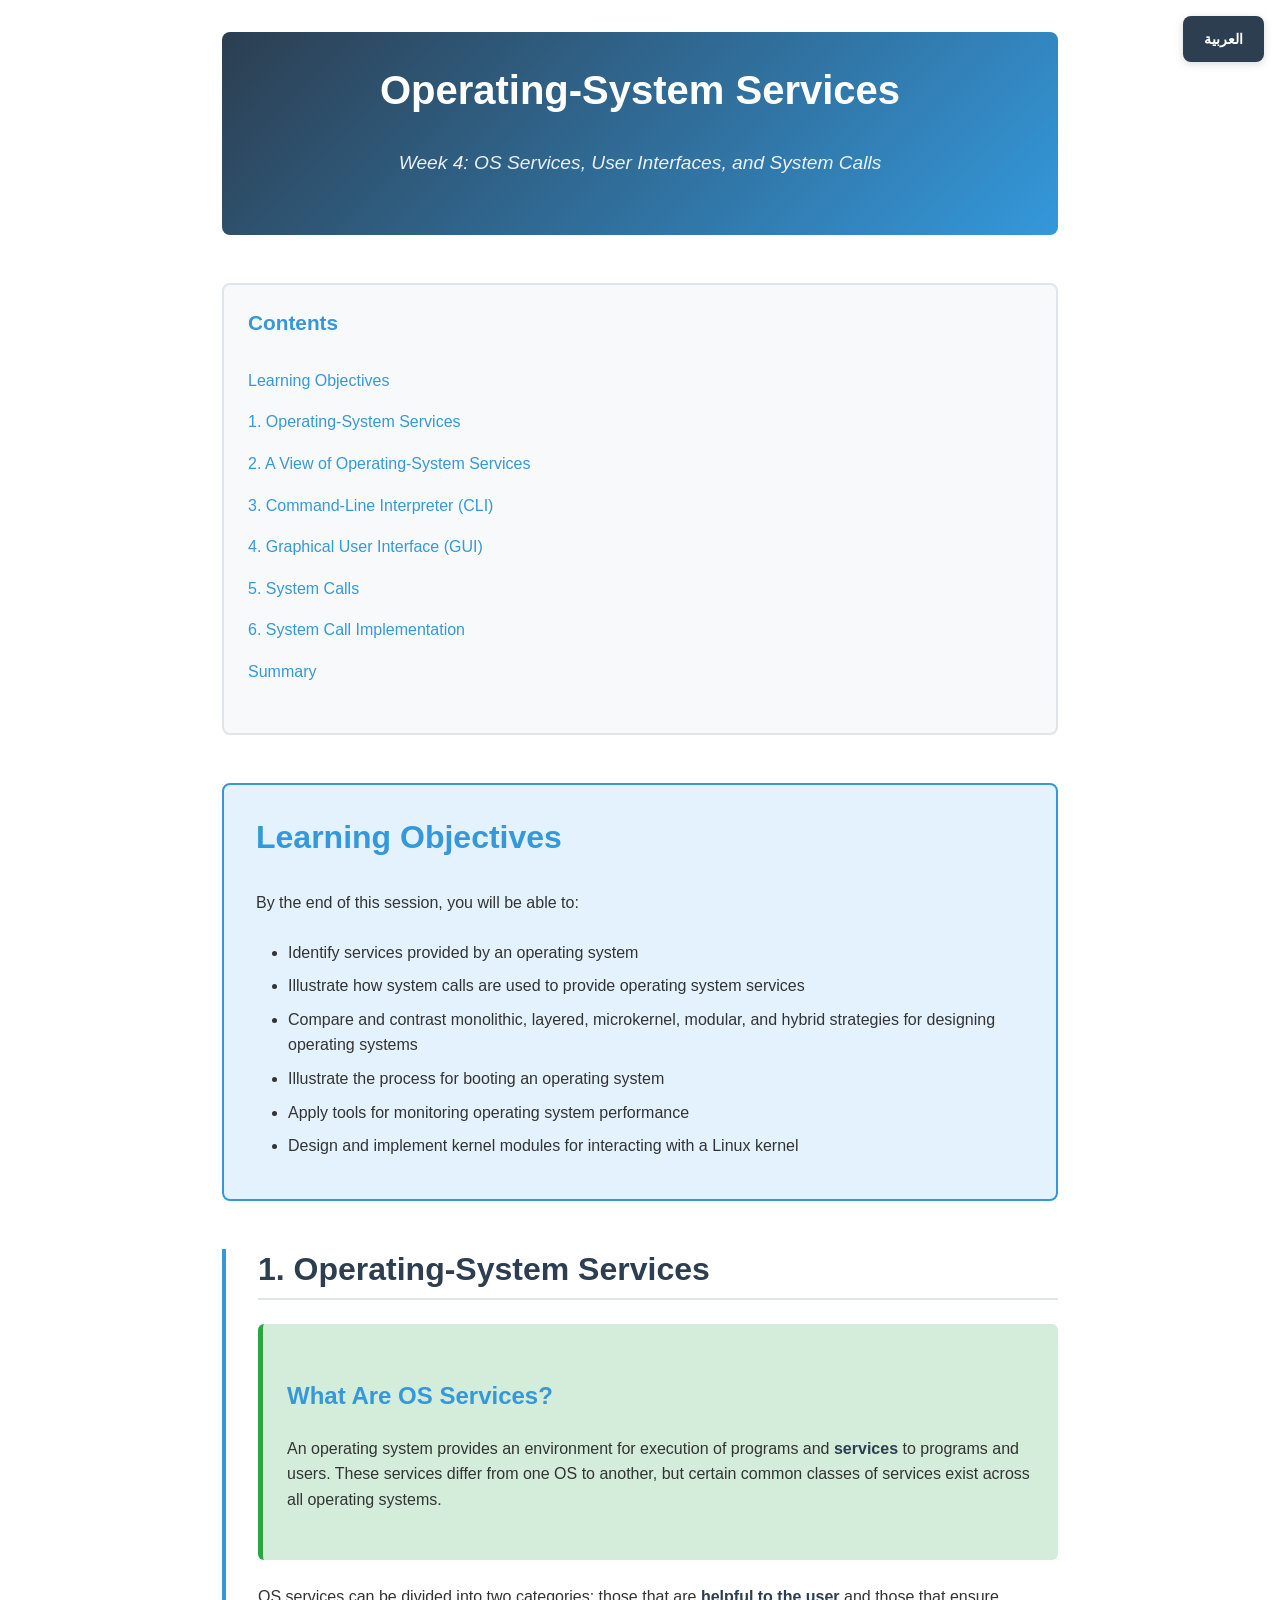
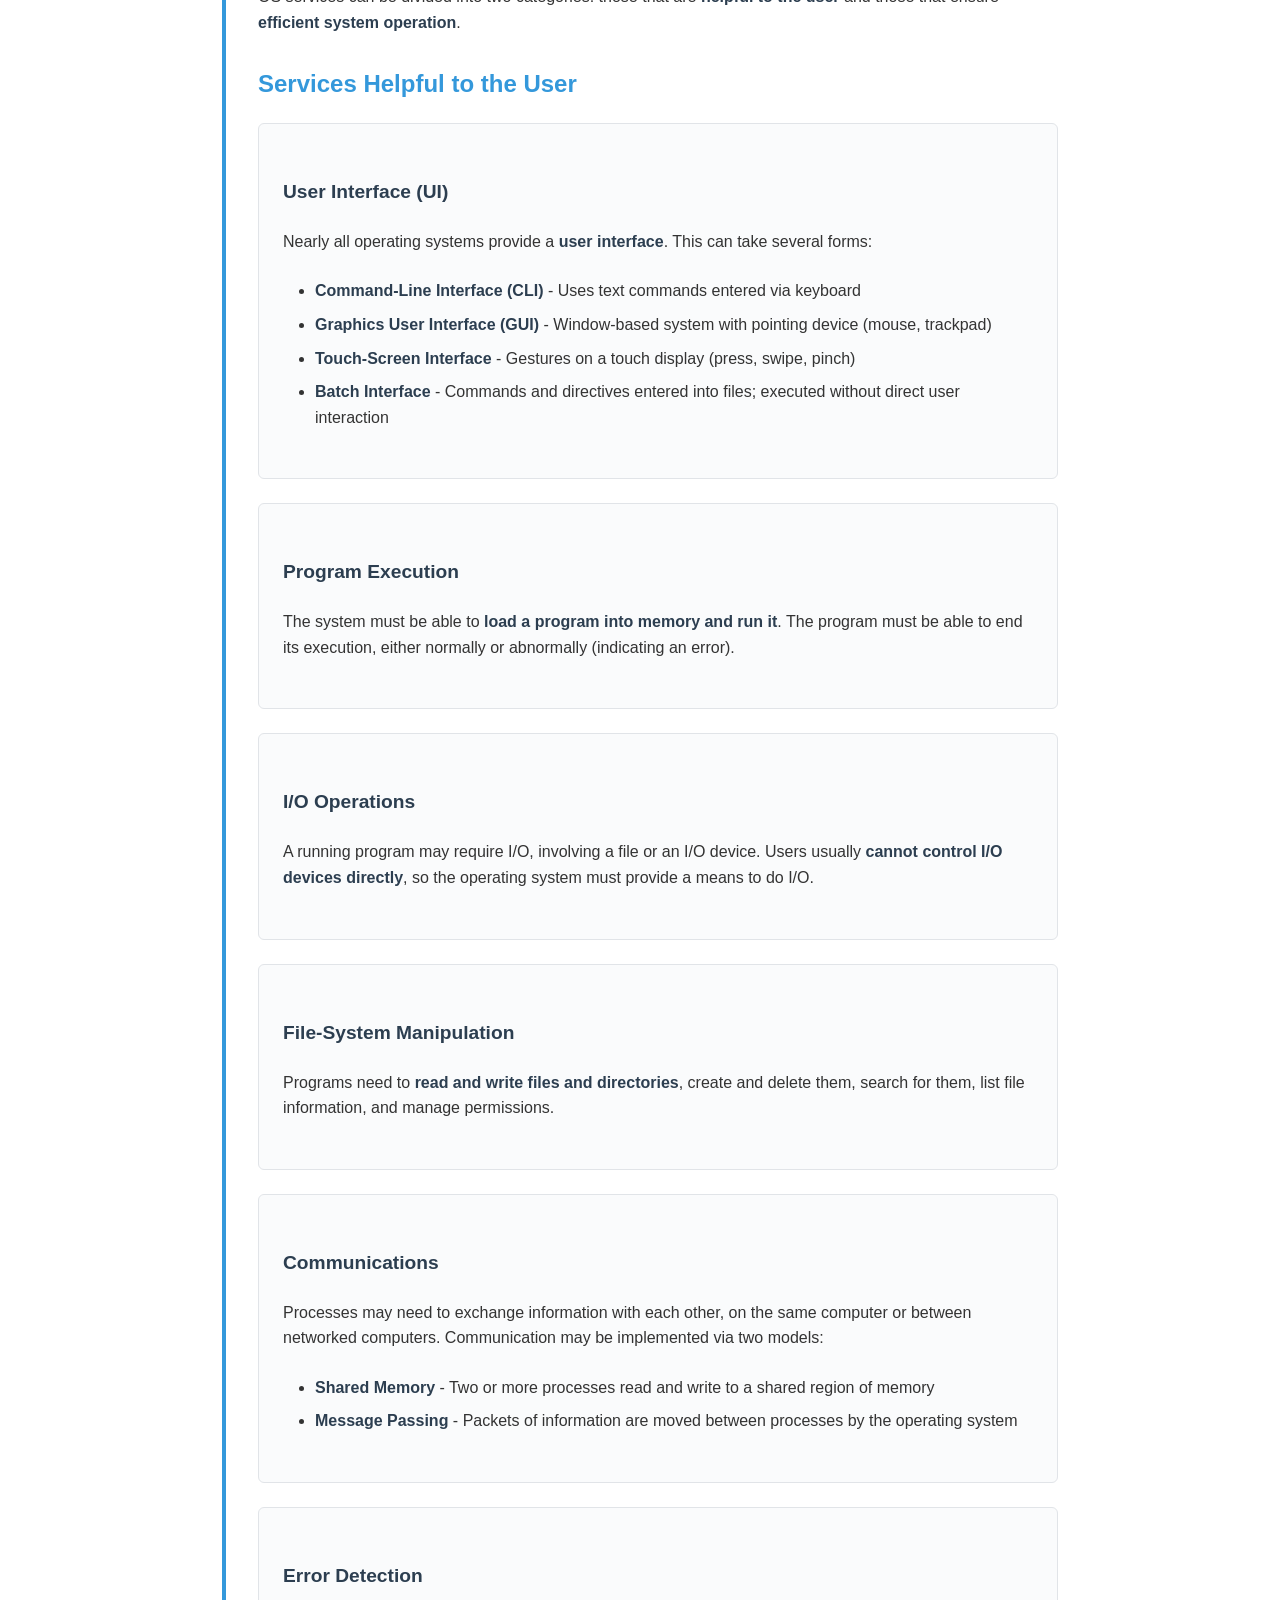
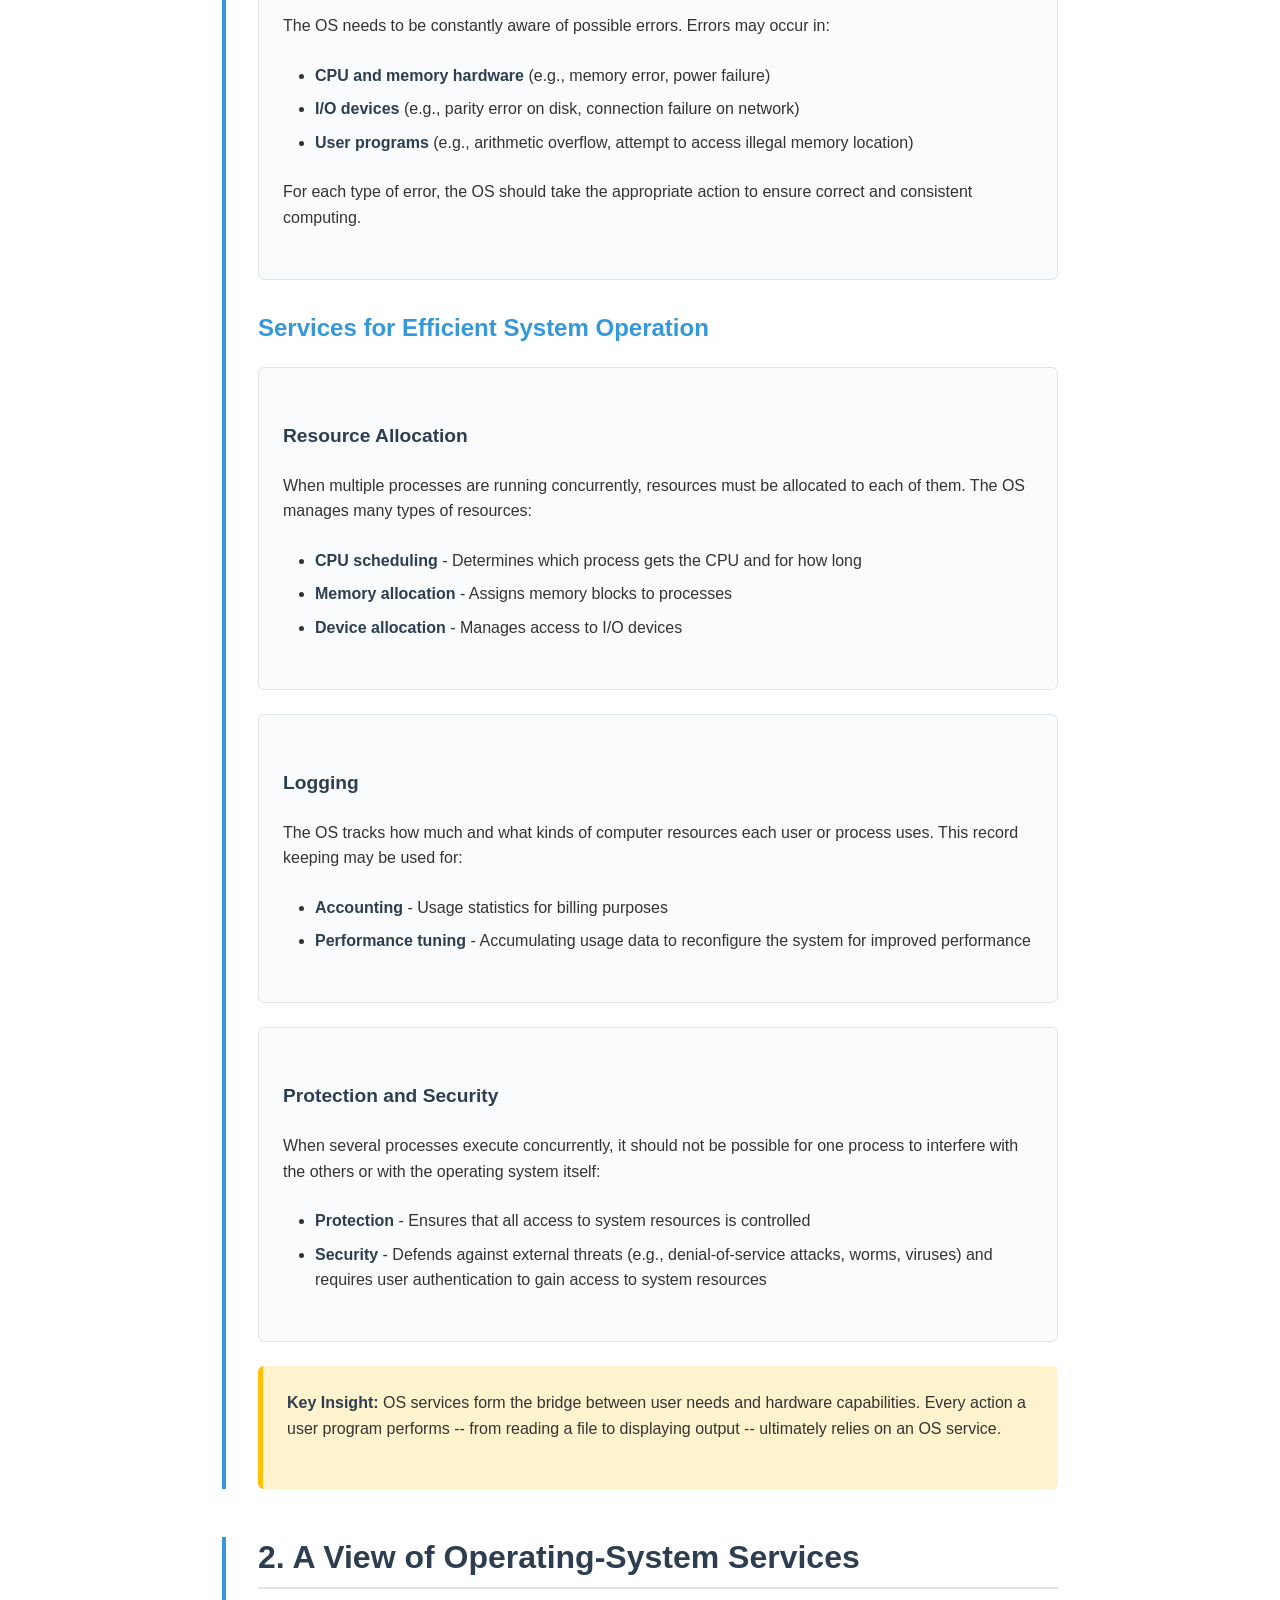
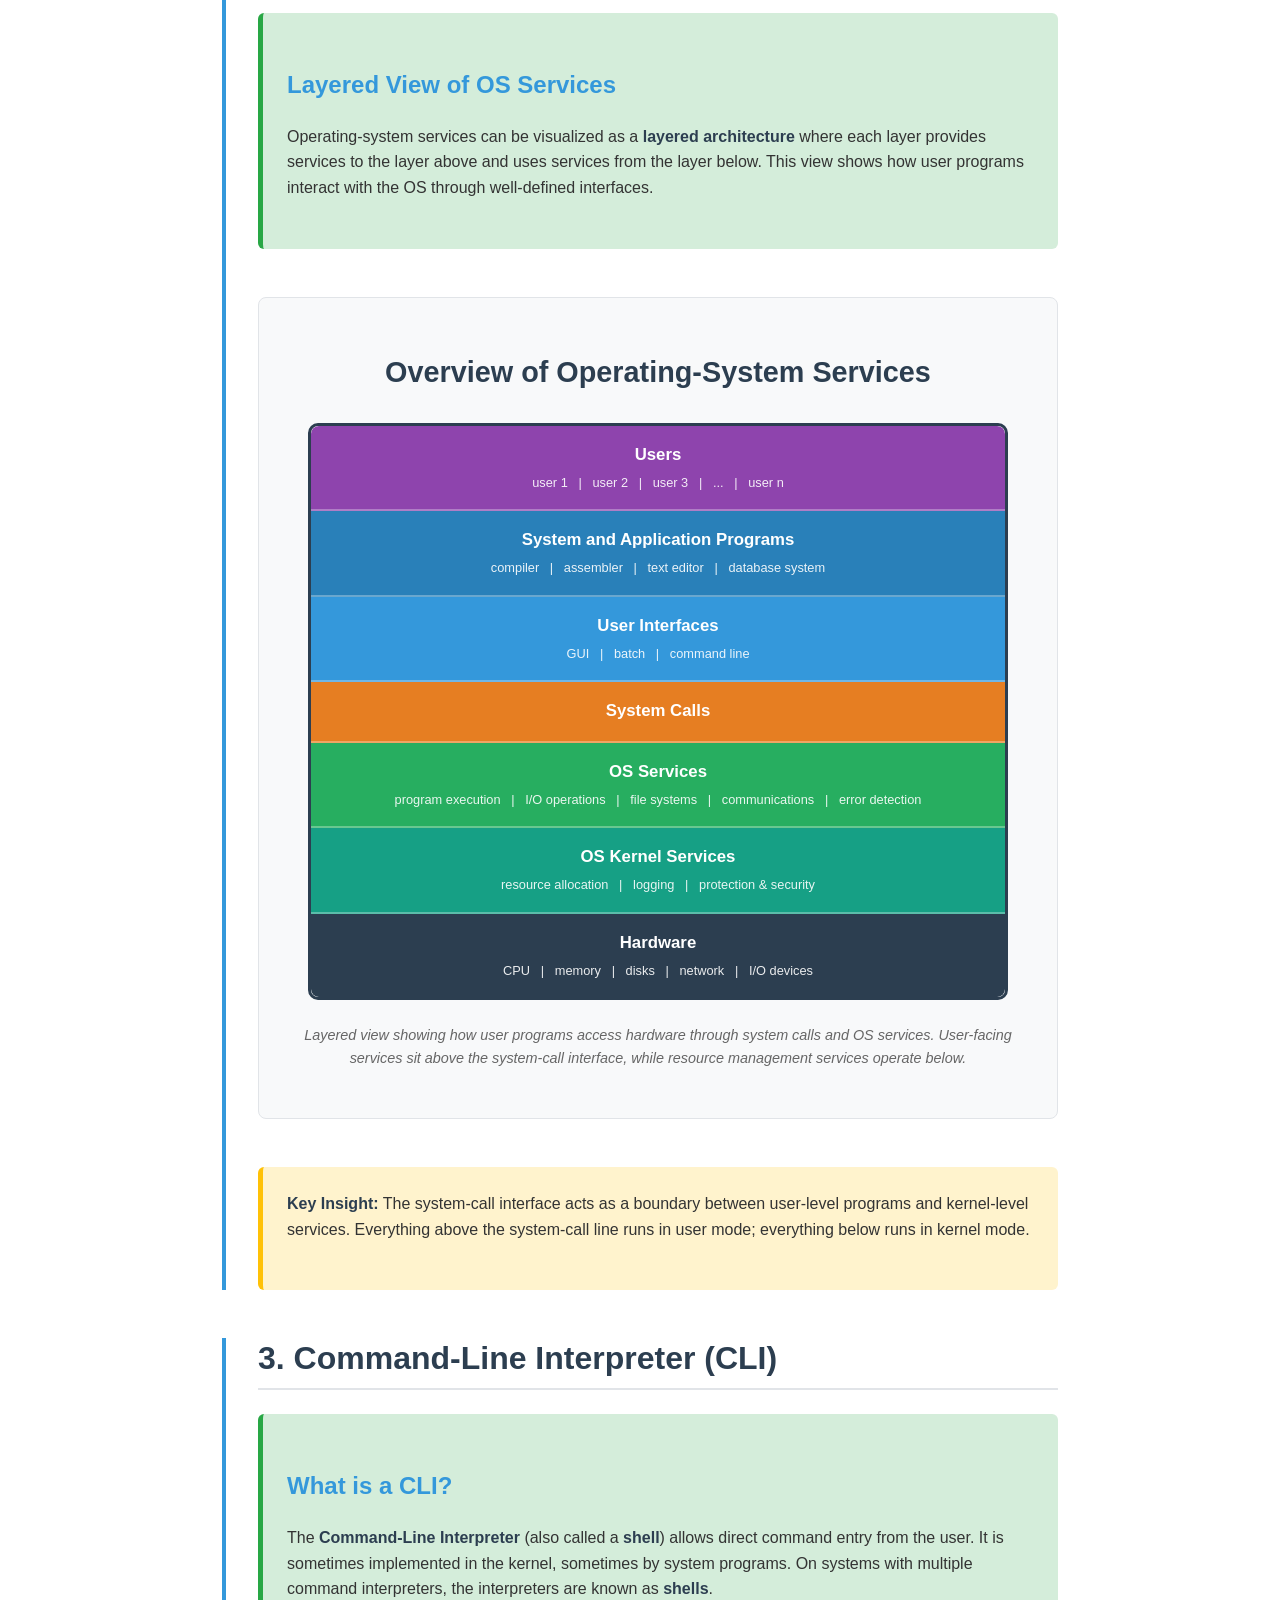
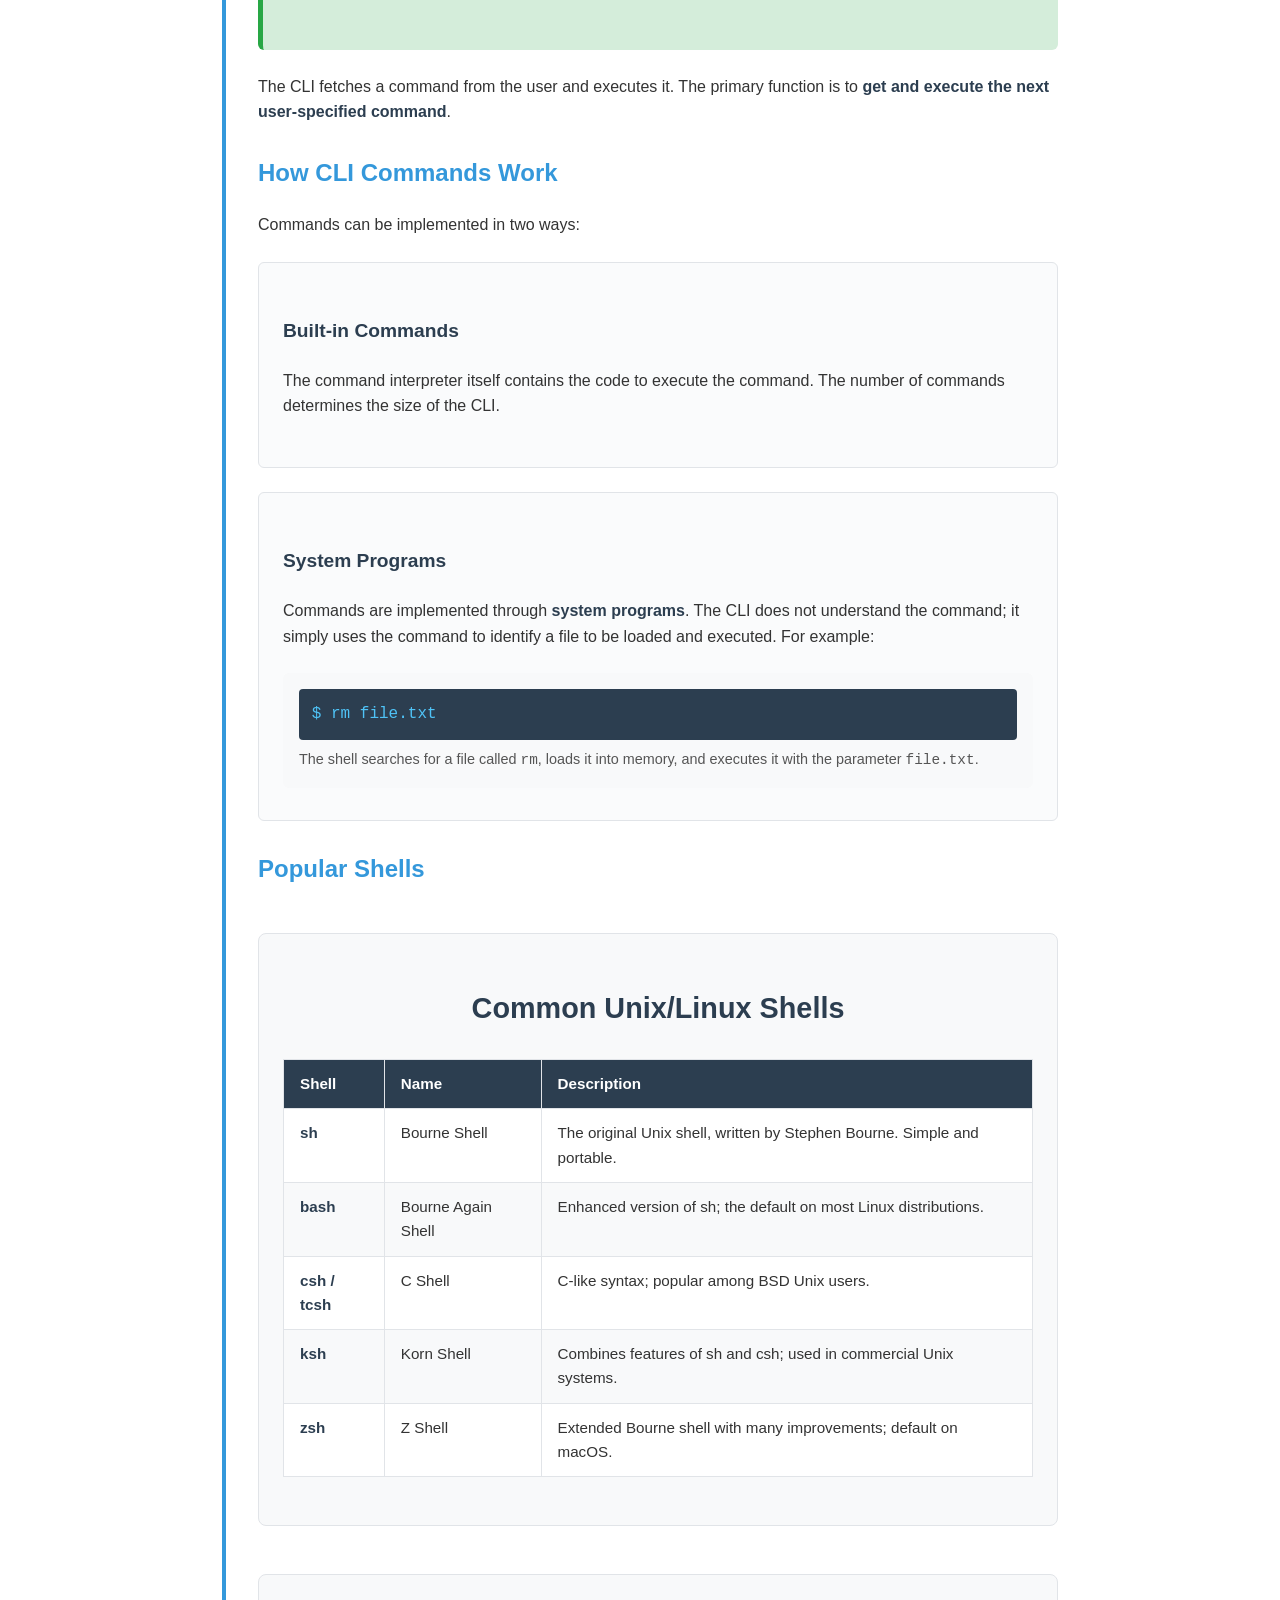
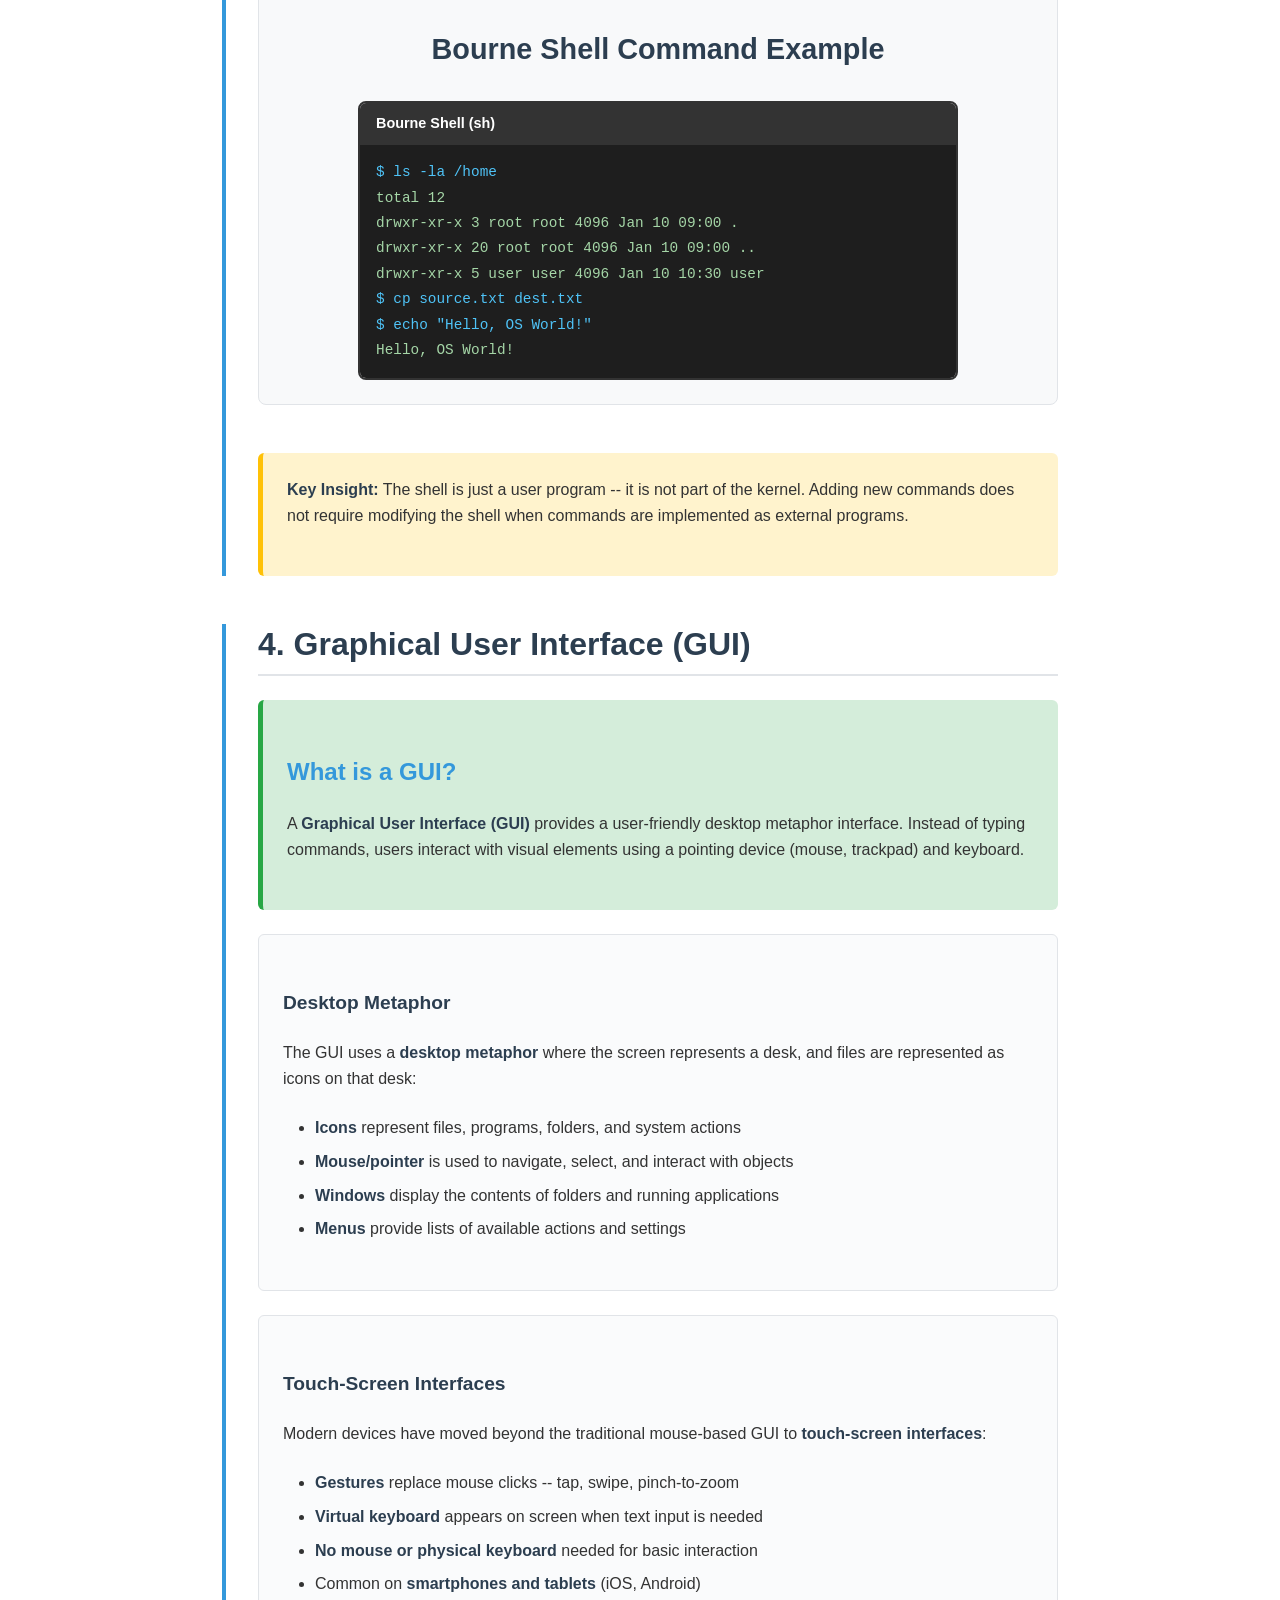
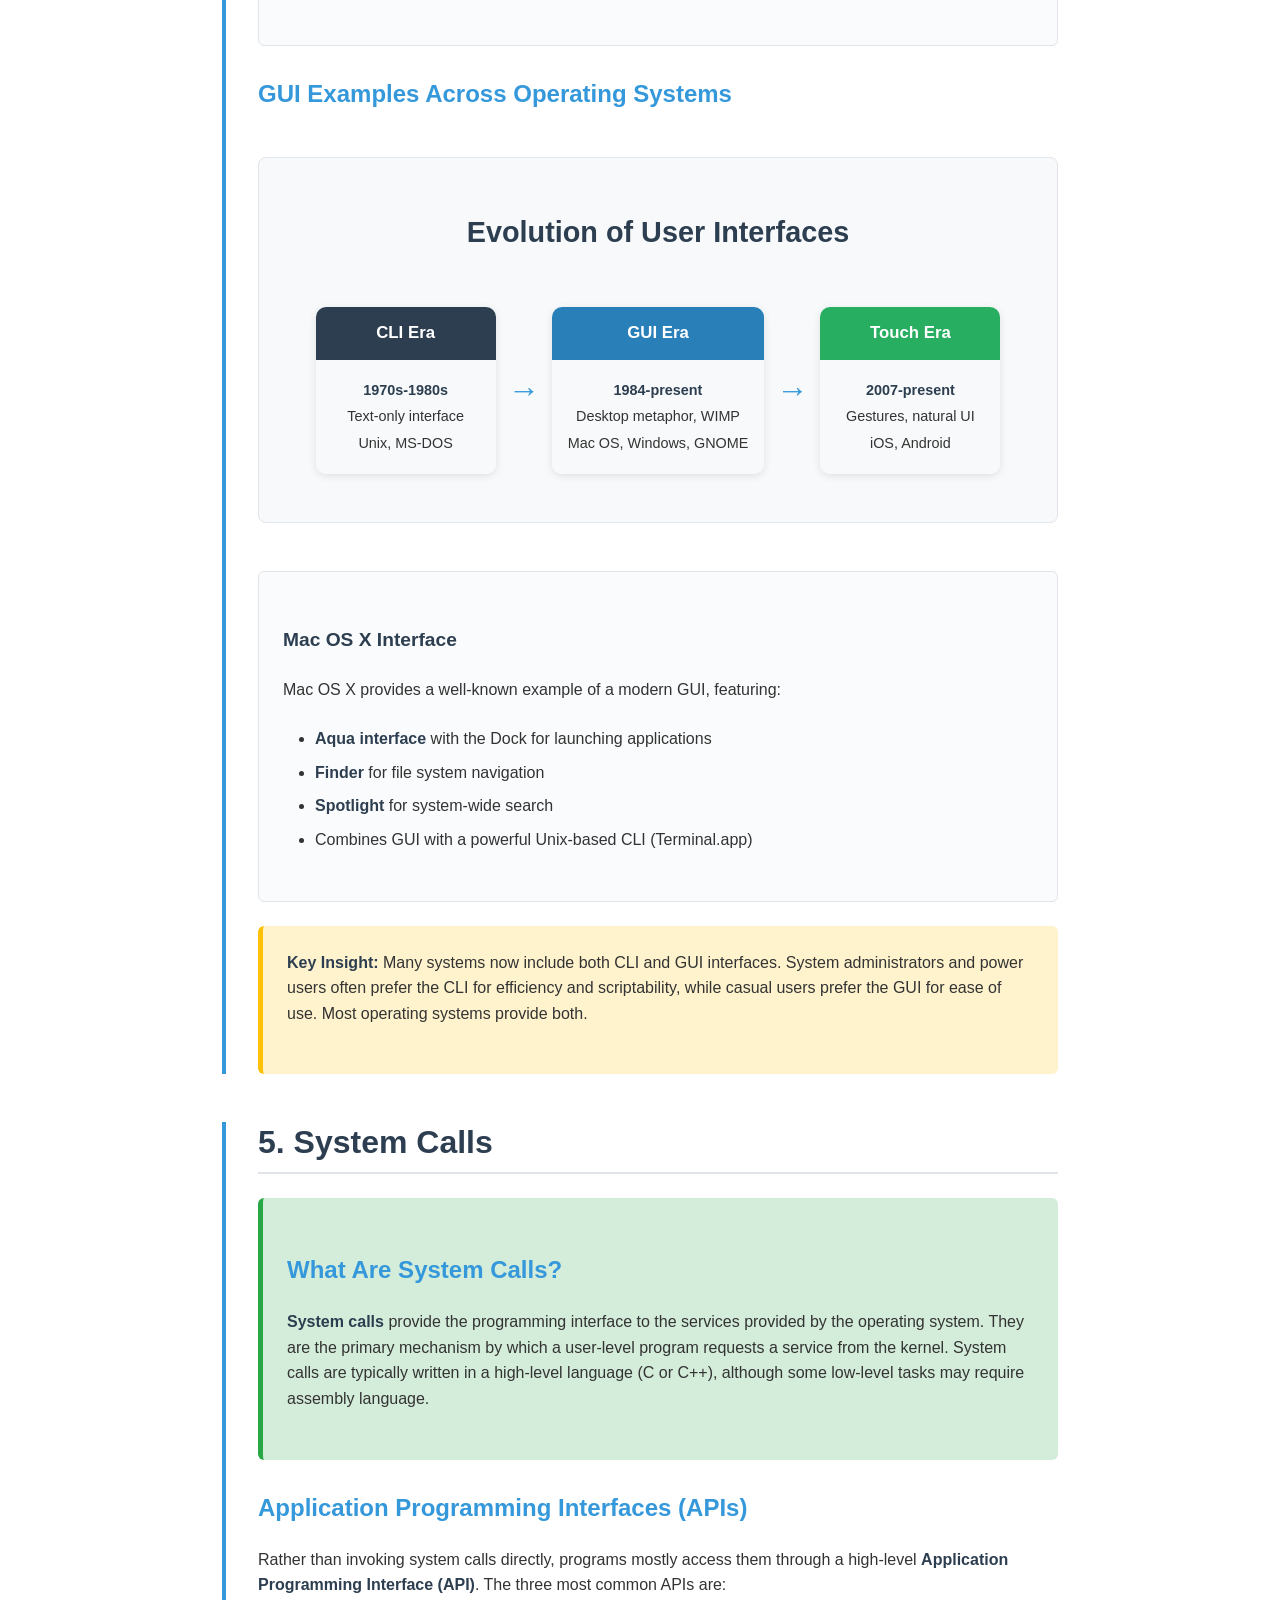
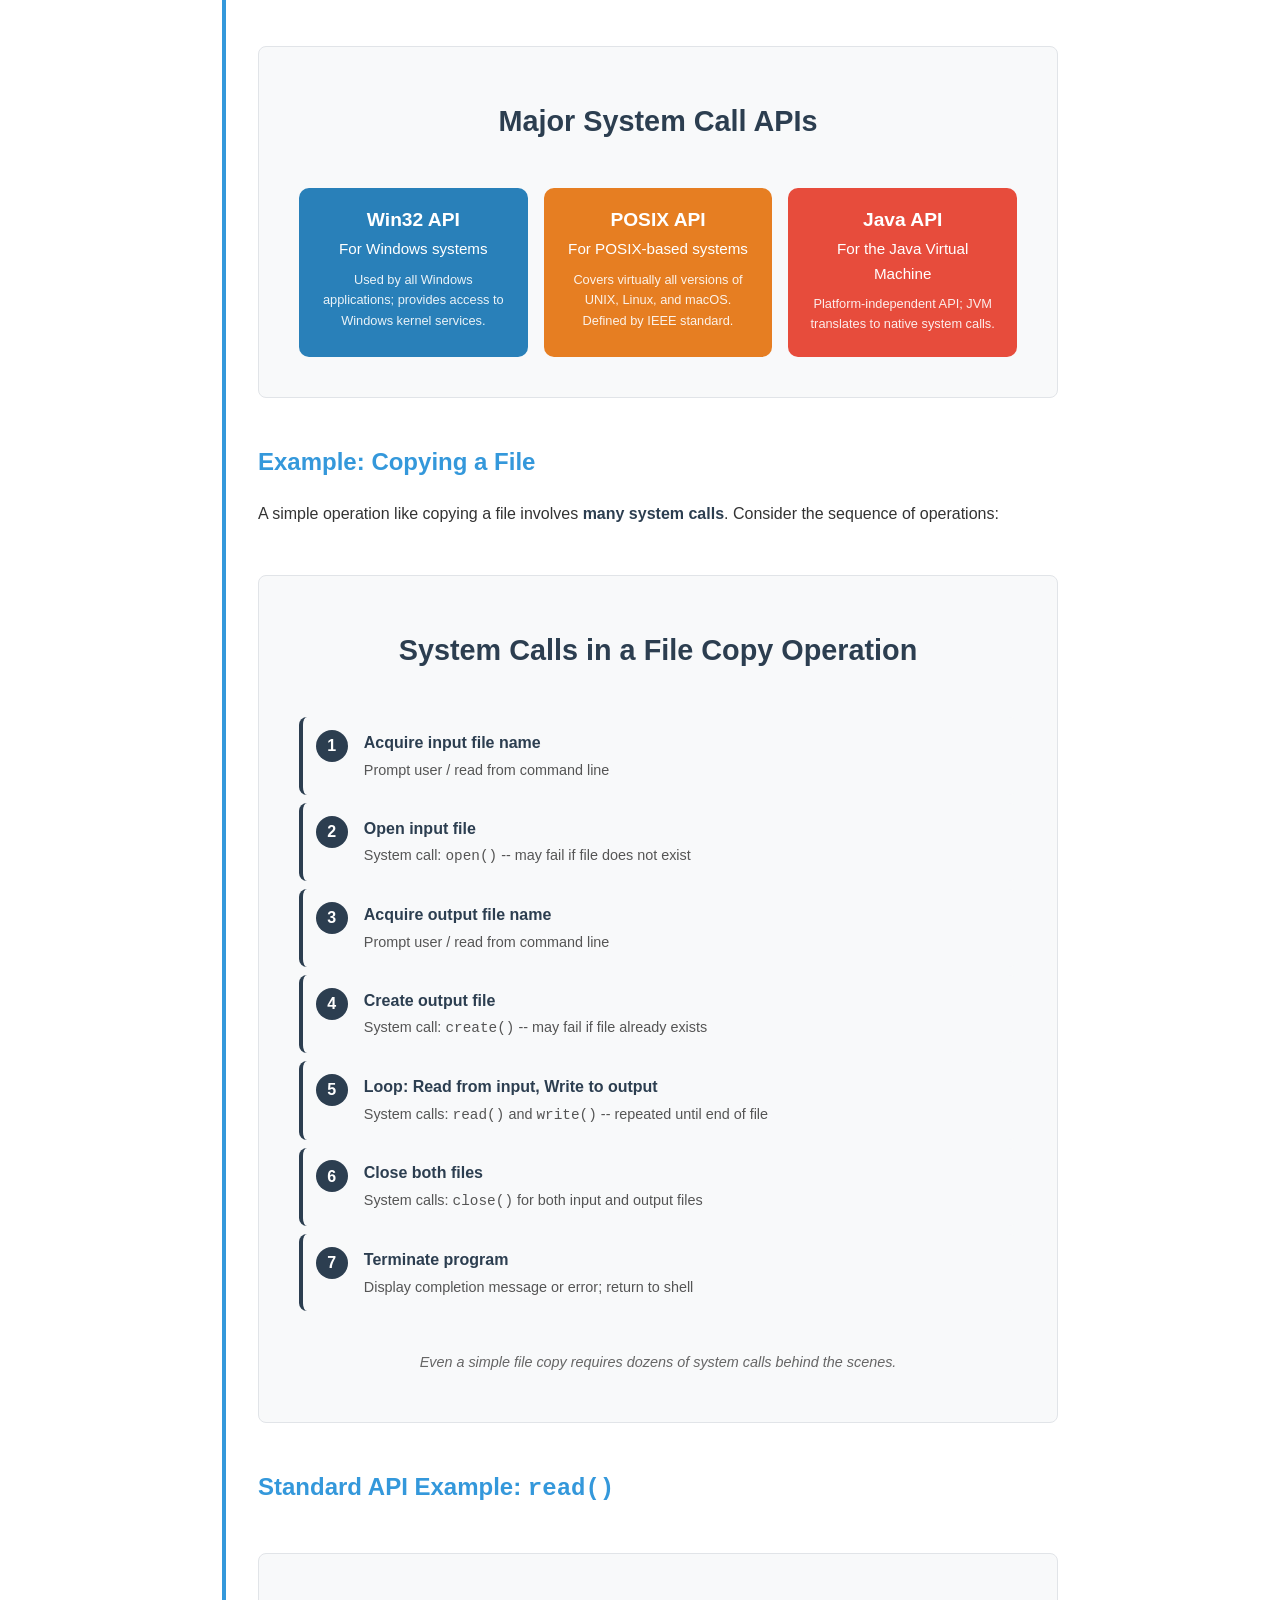
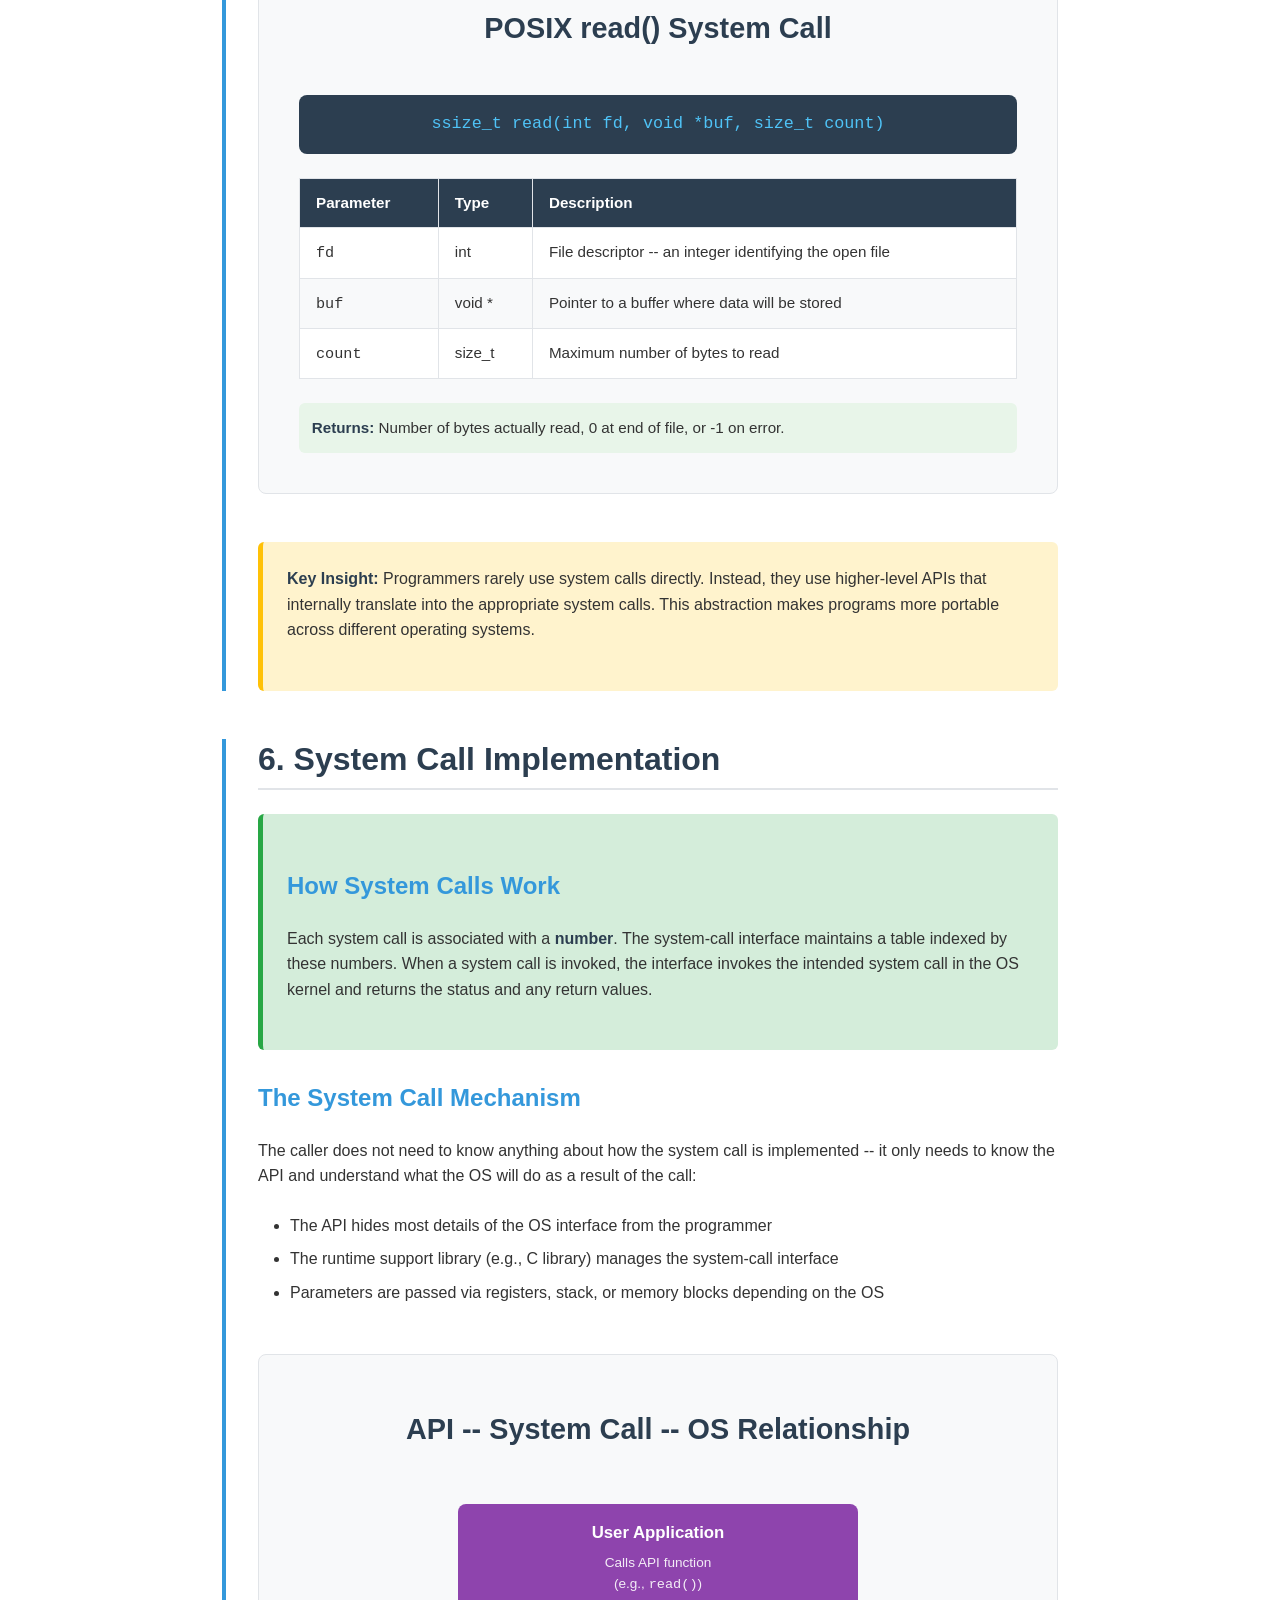
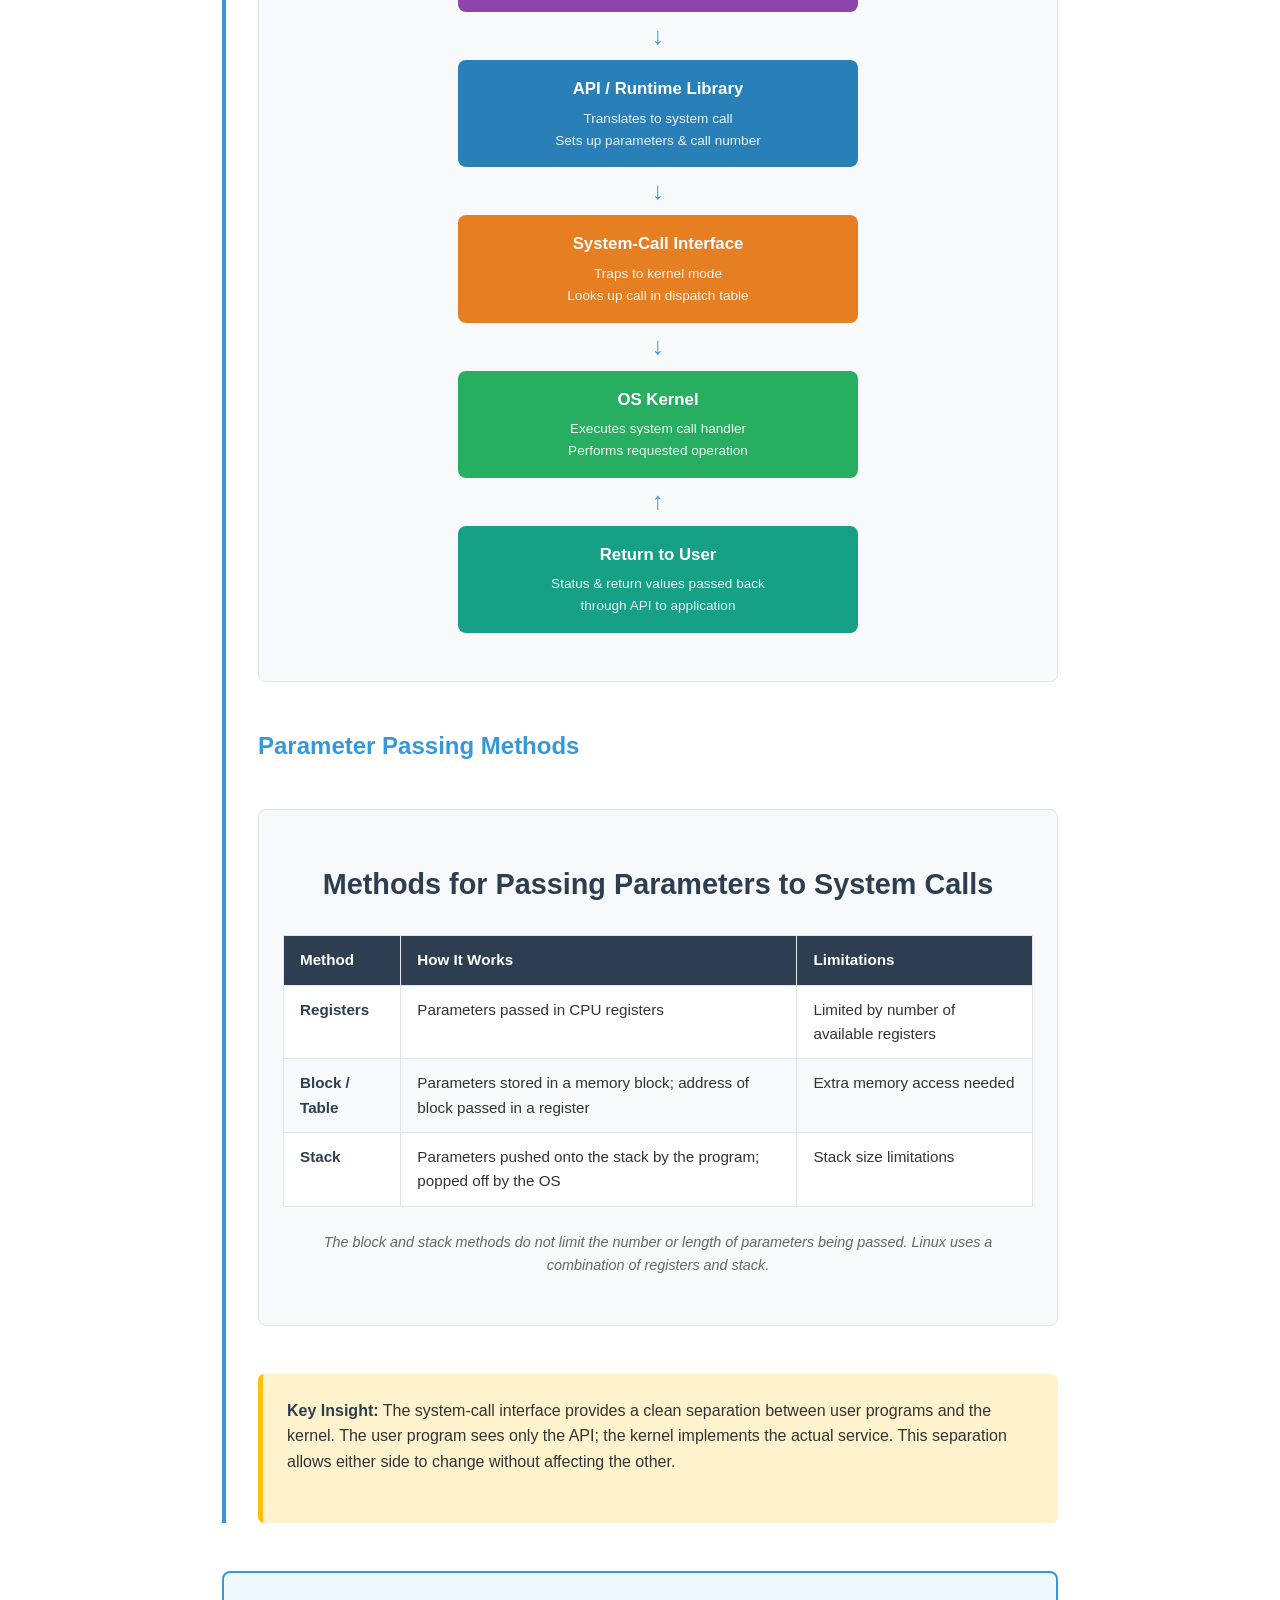
<file: weeks/week4.html>
<!DOCTYPE html>
<html lang="en">
<head>
    <meta charset="UTF-8">
    <meta name="viewport" content="width=device-width, initial-scale=1.0">
    <title>Week 4: Operating-System Services</title>
    <link rel="stylesheet" href="../css/styles.css">
</head>
<body>
    <!-- Language Switcher -->
    <div class="language-switcher">
        <a href="week4_ar.html" class="lang-button" title="Switch to Arabic">العربية</a>
    </div>

    <header>
        <h1>Operating-System Services</h1>
        <p class="subtitle">Week 4: OS Services, User Interfaces, and System Calls</p>
    </header>

    <nav class="table-of-contents no-print">
        <h2>Contents</h2>
        <ul>
            <li><a href="#objectives">Learning Objectives</a></li>
            <li><a href="#os-services">1. Operating-System Services</a></li>
            <li><a href="#os-services-view">2. A View of Operating-System Services</a></li>
            <li><a href="#cli">3. Command-Line Interpreter (CLI)</a></li>
            <li><a href="#gui">4. Graphical User Interface (GUI)</a></li>
            <li><a href="#system-calls">5. System Calls</a></li>
            <li><a href="#system-call-impl">6. System Call Implementation</a></li>
            <li><a href="#summary">Summary</a></li>
        </ul>
    </nav>

    <main>
        <!-- Learning Objectives -->
        <section id="objectives" class="learning-objectives">
            <h2>Learning Objectives</h2>
            <p>By the end of this session, you will be able to:</p>
            <ul>
                <li>Identify services provided by an operating system</li>
                <li>Illustrate how system calls are used to provide operating system services</li>
                <li>Compare and contrast monolithic, layered, microkernel, modular, and hybrid strategies for designing operating systems</li>
                <li>Illustrate the process for booting an operating system</li>
                <li>Apply tools for monitoring operating system performance</li>
                <li>Design and implement kernel modules for interacting with a Linux kernel</li>
            </ul>
        </section>

        <!-- Section 1: Operating-System Services -->
        <section id="os-services" class="content-section">
            <h2>1. Operating-System Services</h2>

            <div class="definition">
                <h3>What Are OS Services?</h3>
                <p>An operating system provides an environment for execution of programs and <strong>services</strong> to programs and users. These services differ from one OS to another, but certain common classes of services exist across all operating systems.</p>
            </div>

            <p>OS services can be divided into two categories: those that are <strong>helpful to the user</strong> and those that ensure <strong>efficient system operation</strong>.</p>

            <h3>Services Helpful to the User</h3>

            <article class="os-component">
                <h4>User Interface (UI)</h4>
                <p>Nearly all operating systems provide a <strong>user interface</strong>. This can take several forms:</p>
                <ul>
                    <li><strong>Command-Line Interface (CLI)</strong> - Uses text commands entered via keyboard</li>
                    <li><strong>Graphics User Interface (GUI)</strong> - Window-based system with pointing device (mouse, trackpad)</li>
                    <li><strong>Touch-Screen Interface</strong> - Gestures on a touch display (press, swipe, pinch)</li>
                    <li><strong>Batch Interface</strong> - Commands and directives entered into files; executed without direct user interaction</li>
                </ul>
            </article>

            <article class="os-component">
                <h4>Program Execution</h4>
                <p>The system must be able to <strong>load a program into memory and run it</strong>. The program must be able to end its execution, either normally or abnormally (indicating an error).</p>
            </article>

            <article class="os-component">
                <h4>I/O Operations</h4>
                <p>A running program may require I/O, involving a file or an I/O device. Users usually <strong>cannot control I/O devices directly</strong>, so the operating system must provide a means to do I/O.</p>
            </article>

            <article class="os-component">
                <h4>File-System Manipulation</h4>
                <p>Programs need to <strong>read and write files and directories</strong>, create and delete them, search for them, list file information, and manage permissions.</p>
            </article>

            <article class="os-component">
                <h4>Communications</h4>
                <p>Processes may need to exchange information with each other, on the same computer or between networked computers. Communication may be implemented via two models:</p>
                <ul>
                    <li><strong>Shared Memory</strong> - Two or more processes read and write to a shared region of memory</li>
                    <li><strong>Message Passing</strong> - Packets of information are moved between processes by the operating system</li>
                </ul>
            </article>

            <article class="os-component">
                <h4>Error Detection</h4>
                <p>The OS needs to be constantly aware of possible errors. Errors may occur in:</p>
                <ul>
                    <li><strong>CPU and memory hardware</strong> (e.g., memory error, power failure)</li>
                    <li><strong>I/O devices</strong> (e.g., parity error on disk, connection failure on network)</li>
                    <li><strong>User programs</strong> (e.g., arithmetic overflow, attempt to access illegal memory location)</li>
                </ul>
                <p>For each type of error, the OS should take the appropriate action to ensure correct and consistent computing.</p>
            </article>

            <h3>Services for Efficient System Operation</h3>

            <article class="os-component">
                <h4>Resource Allocation</h4>
                <p>When multiple processes are running concurrently, resources must be allocated to each of them. The OS manages many types of resources:</p>
                <ul>
                    <li><strong>CPU scheduling</strong> - Determines which process gets the CPU and for how long</li>
                    <li><strong>Memory allocation</strong> - Assigns memory blocks to processes</li>
                    <li><strong>Device allocation</strong> - Manages access to I/O devices</li>
                </ul>
            </article>

            <article class="os-component">
                <h4>Logging</h4>
                <p>The OS tracks how much and what kinds of computer resources each user or process uses. This record keeping may be used for:</p>
                <ul>
                    <li><strong>Accounting</strong> - Usage statistics for billing purposes</li>
                    <li><strong>Performance tuning</strong> - Accumulating usage data to reconfigure the system for improved performance</li>
                </ul>
            </article>

            <article class="os-component">
                <h4>Protection and Security</h4>
                <p>When several processes execute concurrently, it should not be possible for one process to interfere with the others or with the operating system itself:</p>
                <ul>
                    <li><strong>Protection</strong> - Ensures that all access to system resources is controlled</li>
                    <li><strong>Security</strong> - Defends against external threats (e.g., denial-of-service attacks, worms, viruses) and requires user authentication to gain access to system resources</li>
                </ul>
            </article>

            <div class="key-message">
                <p><strong>Key Insight:</strong> OS services form the bridge between user needs and hardware capabilities. Every action a user program performs -- from reading a file to displaying output -- ultimately relies on an OS service.</p>
            </div>
        </section>

        <!-- Section 2: A View of Operating-System Services -->
        <section id="os-services-view" class="content-section">
            <h2>2. A View of Operating-System Services</h2>

            <div class="definition">
                <h3>Layered View of OS Services</h3>
                <p>Operating-system services can be visualized as a <strong>layered architecture</strong> where each layer provides services to the layer above and uses services from the layer below. This view shows how user programs interact with the OS through well-defined interfaces.</p>
            </div>

            <div class="diagram-container">
                <div class="diagram-title-section">
                    <h3 class="diagram-title">Overview of Operating-System Services</h3>
                </div>
                <div class="os-layers-diagram">
                    <div class="os-layer layer-users">
                        <span class="layer-name">Users</span>
                        <span class="layer-items">user 1 &nbsp; | &nbsp; user 2 &nbsp; | &nbsp; user 3 &nbsp; | &nbsp; ... &nbsp; | &nbsp; user n</span>
                    </div>
                    <div class="os-layer layer-programs">
                        <span class="layer-name">System and Application Programs</span>
                        <span class="layer-items">compiler &nbsp; | &nbsp; assembler &nbsp; | &nbsp; text editor &nbsp; | &nbsp; database system</span>
                    </div>
                    <div class="os-layer layer-ui">
                        <span class="layer-name">User Interfaces</span>
                        <span class="layer-items">GUI &nbsp; | &nbsp; batch &nbsp; | &nbsp; command line</span>
                    </div>
                    <div class="os-layer layer-syscalls">
                        <span class="layer-name">System Calls</span>
                    </div>
                    <div class="os-layer layer-services">
                        <span class="layer-name">OS Services</span>
                        <span class="layer-items">program execution &nbsp; | &nbsp; I/O operations &nbsp; | &nbsp; file systems &nbsp; | &nbsp; communications &nbsp; | &nbsp; error detection</span>
                    </div>
                    <div class="os-layer layer-kernel">
                        <span class="layer-name">OS Kernel Services</span>
                        <span class="layer-items">resource allocation &nbsp; | &nbsp; logging &nbsp; | &nbsp; protection &amp; security</span>
                    </div>
                    <div class="os-layer layer-hardware">
                        <span class="layer-name">Hardware</span>
                        <span class="layer-items">CPU &nbsp; | &nbsp; memory &nbsp; | &nbsp; disks &nbsp; | &nbsp; network &nbsp; | &nbsp; I/O devices</span>
                    </div>
                </div>
                <p class="diagram-note">Layered view showing how user programs access hardware through system calls and OS services. User-facing services sit above the system-call interface, while resource management services operate below.</p>
            </div>

            <div class="key-message">
                <p><strong>Key Insight:</strong> The system-call interface acts as a boundary between user-level programs and kernel-level services. Everything above the system-call line runs in user mode; everything below runs in kernel mode.</p>
            </div>
        </section>

        <!-- Section 3: Command-Line Interpreter -->
        <section id="cli" class="content-section">
            <h2>3. Command-Line Interpreter (CLI)</h2>

            <div class="definition">
                <h3>What is a CLI?</h3>
                <p>The <strong>Command-Line Interpreter</strong> (also called a <strong>shell</strong>) allows direct command entry from the user. It is sometimes implemented in the kernel, sometimes by system programs. On systems with multiple command interpreters, the interpreters are known as <strong>shells</strong>.</p>
            </div>

            <p>The CLI fetches a command from the user and executes it. The primary function is to <strong>get and execute the next user-specified command</strong>.</p>

            <h3>How CLI Commands Work</h3>
            <p>Commands can be implemented in two ways:</p>
            <article class="os-component">
                <h4>Built-in Commands</h4>
                <p>The command interpreter itself contains the code to execute the command. The number of commands determines the size of the CLI.</p>
            </article>

            <article class="os-component">
                <h4>System Programs</h4>
                <p>Commands are implemented through <strong>system programs</strong>. The CLI does not understand the command; it simply uses the command to identify a file to be loaded and executed. For example:</p>
                <div class="code-example">
                    <pre><code>$ rm file.txt</code></pre>
                    <p>The shell searches for a file called <code>rm</code>, loads it into memory, and executes it with the parameter <code>file.txt</code>.</p>
                </div>
            </article>

            <h3>Popular Shells</h3>
            <div class="diagram-container">
                <div class="diagram-title-section">
                    <h3 class="diagram-title">Common Unix/Linux Shells</h3>
                </div>
                <table>
                    <thead>
                        <tr>
                            <th>Shell</th>
                            <th>Name</th>
                            <th>Description</th>
                        </tr>
                    </thead>
                    <tbody>
                        <tr>
                            <td><strong>sh</strong></td>
                            <td>Bourne Shell</td>
                            <td>The original Unix shell, written by Stephen Bourne. Simple and portable.</td>
                        </tr>
                        <tr>
                            <td><strong>bash</strong></td>
                            <td>Bourne Again Shell</td>
                            <td>Enhanced version of sh; the default on most Linux distributions.</td>
                        </tr>
                        <tr>
                            <td><strong>csh / tcsh</strong></td>
                            <td>C Shell</td>
                            <td>C-like syntax; popular among BSD Unix users.</td>
                        </tr>
                        <tr>
                            <td><strong>ksh</strong></td>
                            <td>Korn Shell</td>
                            <td>Combines features of sh and csh; used in commercial Unix systems.</td>
                        </tr>
                        <tr>
                            <td><strong>zsh</strong></td>
                            <td>Z Shell</td>
                            <td>Extended Bourne shell with many improvements; default on macOS.</td>
                        </tr>
                    </tbody>
                </table>
            </div>

            <div class="diagram-container">
                <div class="diagram-title-section">
                    <h3 class="diagram-title">Bourne Shell Command Example</h3>
                </div>
                <div class="shell-example">
                    <div class="shell-header">Bourne Shell (sh)</div>
                    <div class="shell-body">
                        <code class="shell-prompt">$ ls -la /home</code>
                        <code class="shell-output">total 12</code>
                        <code class="shell-output">drwxr-xr-x  3 root  root  4096 Jan 10 09:00 .</code>
                        <code class="shell-output">drwxr-xr-x 20 root  root  4096 Jan 10 09:00 ..</code>
                        <code class="shell-output">drwxr-xr-x  5 user  user  4096 Jan 10 10:30 user</code>
                        <code class="shell-prompt">$ cp source.txt dest.txt</code>
                        <code class="shell-prompt">$ echo "Hello, OS World!"</code>
                        <code class="shell-output">Hello, OS World!</code>
                    </div>
                </div>
            </div>

            <div class="key-message">
                <p><strong>Key Insight:</strong> The shell is just a user program -- it is not part of the kernel. Adding new commands does not require modifying the shell when commands are implemented as external programs.</p>
            </div>
        </section>

        <!-- Section 4: Graphical User Interface -->
        <section id="gui" class="content-section">
            <h2>4. Graphical User Interface (GUI)</h2>

            <div class="definition">
                <h3>What is a GUI?</h3>
                <p>A <strong>Graphical User Interface (GUI)</strong> provides a user-friendly desktop metaphor interface. Instead of typing commands, users interact with visual elements using a pointing device (mouse, trackpad) and keyboard.</p>
            </div>

            <article class="os-component">
                <h4>Desktop Metaphor</h4>
                <p>The GUI uses a <strong>desktop metaphor</strong> where the screen represents a desk, and files are represented as icons on that desk:</p>
                <ul>
                    <li><strong>Icons</strong> represent files, programs, folders, and system actions</li>
                    <li><strong>Mouse/pointer</strong> is used to navigate, select, and interact with objects</li>
                    <li><strong>Windows</strong> display the contents of folders and running applications</li>
                    <li><strong>Menus</strong> provide lists of available actions and settings</li>
                </ul>
            </article>

            <article class="os-component">
                <h4>Touch-Screen Interfaces</h4>
                <p>Modern devices have moved beyond the traditional mouse-based GUI to <strong>touch-screen interfaces</strong>:</p>
                <ul>
                    <li><strong>Gestures</strong> replace mouse clicks -- tap, swipe, pinch-to-zoom</li>
                    <li><strong>Virtual keyboard</strong> appears on screen when text input is needed</li>
                    <li><strong>No mouse or physical keyboard</strong> needed for basic interaction</li>
                    <li>Common on <strong>smartphones and tablets</strong> (iOS, Android)</li>
                </ul>
            </article>

            <h3>GUI Examples Across Operating Systems</h3>
            <div class="diagram-container">
                <div class="diagram-title-section">
                    <h3 class="diagram-title">Evolution of User Interfaces</h3>
                </div>
                <div class="ui-evolution">
                    <div class="ui-era">
                        <div class="ui-era-header era-cli">CLI Era</div>
                        <div class="ui-era-body">
                            <p><strong>1970s-1980s</strong></p>
                            <p>Text-only interface</p>
                            <p>Unix, MS-DOS</p>
                        </div>
                    </div>
                    <div class="ui-arrow">&#8594;</div>
                    <div class="ui-era">
                        <div class="ui-era-header era-gui">GUI Era</div>
                        <div class="ui-era-body">
                            <p><strong>1984-present</strong></p>
                            <p>Desktop metaphor, WIMP</p>
                            <p>Mac OS, Windows, GNOME</p>
                        </div>
                    </div>
                    <div class="ui-arrow">&#8594;</div>
                    <div class="ui-era">
                        <div class="ui-era-header era-touch">Touch Era</div>
                        <div class="ui-era-body">
                            <p><strong>2007-present</strong></p>
                            <p>Gestures, natural UI</p>
                            <p>iOS, Android</p>
                        </div>
                    </div>
                </div>
            </div>

            <article class="os-component">
                <h4>Mac OS X Interface</h4>
                <p>Mac OS X provides a well-known example of a modern GUI, featuring:</p>
                <ul>
                    <li><strong>Aqua interface</strong> with the Dock for launching applications</li>
                    <li><strong>Finder</strong> for file system navigation</li>
                    <li><strong>Spotlight</strong> for system-wide search</li>
                    <li>Combines GUI with a powerful Unix-based CLI (Terminal.app)</li>
                </ul>
            </article>

            <div class="key-message">
                <p><strong>Key Insight:</strong> Many systems now include both CLI and GUI interfaces. System administrators and power users often prefer the CLI for efficiency and scriptability, while casual users prefer the GUI for ease of use. Most operating systems provide both.</p>
            </div>
        </section>

        <!-- Section 5: System Calls -->
        <section id="system-calls" class="content-section">
            <h2>5. System Calls</h2>

            <div class="definition">
                <h3>What Are System Calls?</h3>
                <p><strong>System calls</strong> provide the programming interface to the services provided by the operating system. They are the primary mechanism by which a user-level program requests a service from the kernel. System calls are typically written in a high-level language (C or C++), although some low-level tasks may require assembly language.</p>
            </div>

            <h3>Application Programming Interfaces (APIs)</h3>
            <p>Rather than invoking system calls directly, programs mostly access them through a high-level <strong>Application Programming Interface (API)</strong>. The three most common APIs are:</p>

            <div class="diagram-container">
                <div class="diagram-title-section">
                    <h3 class="diagram-title">Major System Call APIs</h3>
                </div>
                <div class="api-cards">
                    <div class="api-card api-win32">
                        <h4>Win32 API</h4>
                        <p>For Windows systems</p>
                        <p class="api-detail">Used by all Windows applications; provides access to Windows kernel services.</p>
                    </div>
                    <div class="api-card api-posix">
                        <h4>POSIX API</h4>
                        <p>For POSIX-based systems</p>
                        <p class="api-detail">Covers virtually all versions of UNIX, Linux, and macOS. Defined by IEEE standard.</p>
                    </div>
                    <div class="api-card api-java">
                        <h4>Java API</h4>
                        <p>For the Java Virtual Machine</p>
                        <p class="api-detail">Platform-independent API; JVM translates to native system calls.</p>
                    </div>
                </div>
            </div>

            <h3>Example: Copying a File</h3>
            <p>A simple operation like copying a file involves <strong>many system calls</strong>. Consider the sequence of operations:</p>

            <div class="diagram-container">
                <div class="diagram-title-section">
                    <h3 class="diagram-title">System Calls in a File Copy Operation</h3>
                </div>
                <div class="syscall-sequence">
                    <div class="syscall-step">
                        <div class="step-number">1</div>
                        <div class="step-content">
                            <strong>Acquire input file name</strong>
                            <p>Prompt user / read from command line</p>
                        </div>
                    </div>
                    <div class="syscall-step">
                        <div class="step-number">2</div>
                        <div class="step-content">
                            <strong>Open input file</strong>
                            <p>System call: <code>open()</code> -- may fail if file does not exist</p>
                        </div>
                    </div>
                    <div class="syscall-step">
                        <div class="step-number">3</div>
                        <div class="step-content">
                            <strong>Acquire output file name</strong>
                            <p>Prompt user / read from command line</p>
                        </div>
                    </div>
                    <div class="syscall-step">
                        <div class="step-number">4</div>
                        <div class="step-content">
                            <strong>Create output file</strong>
                            <p>System call: <code>create()</code> -- may fail if file already exists</p>
                        </div>
                    </div>
                    <div class="syscall-step">
                        <div class="step-number">5</div>
                        <div class="step-content">
                            <strong>Loop: Read from input, Write to output</strong>
                            <p>System calls: <code>read()</code> and <code>write()</code> -- repeated until end of file</p>
                        </div>
                    </div>
                    <div class="syscall-step">
                        <div class="step-number">6</div>
                        <div class="step-content">
                            <strong>Close both files</strong>
                            <p>System calls: <code>close()</code> for both input and output files</p>
                        </div>
                    </div>
                    <div class="syscall-step">
                        <div class="step-number">7</div>
                        <div class="step-content">
                            <strong>Terminate program</strong>
                            <p>Display completion message or error; return to shell</p>
                        </div>
                    </div>
                </div>
                <p class="diagram-note">Even a simple file copy requires dozens of system calls behind the scenes.</p>
            </div>

            <h3>Standard API Example: <code>read()</code></h3>
            <div class="diagram-container">
                <div class="diagram-title-section">
                    <h3 class="diagram-title">POSIX read() System Call</h3>
                </div>
                <div class="api-example">
                    <div class="api-signature">
                        <code>ssize_t read(int fd, void *buf, size_t count)</code>
                    </div>
                    <table class="api-params">
                        <thead>
                            <tr>
                                <th>Parameter</th>
                                <th>Type</th>
                                <th>Description</th>
                            </tr>
                        </thead>
                        <tbody>
                            <tr>
                                <td><code>fd</code></td>
                                <td>int</td>
                                <td>File descriptor -- an integer identifying the open file</td>
                            </tr>
                            <tr>
                                <td><code>buf</code></td>
                                <td>void *</td>
                                <td>Pointer to a buffer where data will be stored</td>
                            </tr>
                            <tr>
                                <td><code>count</code></td>
                                <td>size_t</td>
                                <td>Maximum number of bytes to read</td>
                            </tr>
                        </tbody>
                    </table>
                    <div class="api-return">
                        <strong>Returns:</strong> Number of bytes actually read, 0 at end of file, or -1 on error.
                    </div>
                </div>
            </div>

            <div class="key-message">
                <p><strong>Key Insight:</strong> Programmers rarely use system calls directly. Instead, they use higher-level APIs that internally translate into the appropriate system calls. This abstraction makes programs more portable across different operating systems.</p>
            </div>
        </section>

        <!-- Section 6: System Call Implementation -->
        <section id="system-call-impl" class="content-section">
            <h2>6. System Call Implementation</h2>

            <div class="definition">
                <h3>How System Calls Work</h3>
                <p>Each system call is associated with a <strong>number</strong>. The system-call interface maintains a table indexed by these numbers. When a system call is invoked, the interface invokes the intended system call in the OS kernel and returns the status and any return values.</p>
            </div>

            <h3>The System Call Mechanism</h3>
            <p>The caller does not need to know anything about how the system call is implemented -- it only needs to know the API and understand what the OS will do as a result of the call:</p>
            <ul>
                <li>The API hides most details of the OS interface from the programmer</li>
                <li>The runtime support library (e.g., C library) manages the system-call interface</li>
                <li>Parameters are passed via registers, stack, or memory blocks depending on the OS</li>
            </ul>

            <div class="diagram-container">
                <div class="diagram-title-section">
                    <h3 class="diagram-title">API -- System Call -- OS Relationship</h3>
                </div>
                <div class="syscall-flow">
                    <div class="flow-box flow-user">
                        <div class="flow-label">User Application</div>
                        <div class="flow-detail">Calls API function<br>(e.g., <code>read()</code>)</div>
                    </div>
                    <div class="flow-arrow">&#8595;</div>
                    <div class="flow-box flow-api">
                        <div class="flow-label">API / Runtime Library</div>
                        <div class="flow-detail">Translates to system call<br>Sets up parameters &amp; call number</div>
                    </div>
                    <div class="flow-arrow">&#8595;</div>
                    <div class="flow-box flow-interface">
                        <div class="flow-label">System-Call Interface</div>
                        <div class="flow-detail">Traps to kernel mode<br>Looks up call in dispatch table</div>
                    </div>
                    <div class="flow-arrow">&#8595;</div>
                    <div class="flow-box flow-kernel">
                        <div class="flow-label">OS Kernel</div>
                        <div class="flow-detail">Executes system call handler<br>Performs requested operation</div>
                    </div>
                    <div class="flow-arrow">&#8593;</div>
                    <div class="flow-box flow-return">
                        <div class="flow-label">Return to User</div>
                        <div class="flow-detail">Status &amp; return values passed back<br>through API to application</div>
                    </div>
                </div>
            </div>

            <h3>Parameter Passing Methods</h3>
            <div class="diagram-container">
                <div class="diagram-title-section">
                    <h3 class="diagram-title">Methods for Passing Parameters to System Calls</h3>
                </div>
                <table>
                    <thead>
                        <tr>
                            <th>Method</th>
                            <th>How It Works</th>
                            <th>Limitations</th>
                        </tr>
                    </thead>
                    <tbody>
                        <tr>
                            <td><strong>Registers</strong></td>
                            <td>Parameters passed in CPU registers</td>
                            <td>Limited by number of available registers</td>
                        </tr>
                        <tr>
                            <td><strong>Block / Table</strong></td>
                            <td>Parameters stored in a memory block; address of block passed in a register</td>
                            <td>Extra memory access needed</td>
                        </tr>
                        <tr>
                            <td><strong>Stack</strong></td>
                            <td>Parameters pushed onto the stack by the program; popped off by the OS</td>
                            <td>Stack size limitations</td>
                        </tr>
                    </tbody>
                </table>
                <p class="diagram-note">The block and stack methods do not limit the number or length of parameters being passed. Linux uses a combination of registers and stack.</p>
            </div>

            <div class="key-message">
                <p><strong>Key Insight:</strong> The system-call interface provides a clean separation between user programs and the kernel. The user program sees only the API; the kernel implements the actual service. This separation allows either side to change without affecting the other.</p>
            </div>
        </section>

        <!-- Summary -->
        <section id="summary" class="content-section summary">
            <h2>Summary and Key Takeaways</h2>

            <h3>What We've Learned</h3>
            <ol>
                <li><strong>OS Services provide essential functionality</strong> - The operating system offers services for user interfaces, program execution, I/O, file systems, communications, and error detection to support user programs.</li>

                <li><strong>System operation services ensure efficiency</strong> - Resource allocation, logging, and protection/security services ensure the system runs efficiently and securely for all users.</li>

                <li><strong>User interfaces come in many forms</strong> - CLI, GUI, touch-screen, and batch interfaces each serve different use cases. Modern systems typically offer both CLI and GUI.</li>

                <li><strong>The CLI (shell) is a powerful tool</strong> - Shells like Bourne Shell, bash, and zsh allow direct command execution. Commands can be built into the shell or implemented as external programs.</li>

                <li><strong>GUIs provide visual interaction</strong> - The desktop metaphor with windows, icons, and menus makes computing accessible. Touch interfaces extend this to mobile devices.</li>

                <li><strong>System calls are the gateway to OS services</strong> - Every OS service is accessed through system calls. Even simple operations like file copy require many system calls.</li>

                <li><strong>APIs abstract system calls</strong> - Win32, POSIX, and Java APIs provide portable, high-level interfaces so programmers rarely need to make system calls directly.</li>

                <li><strong>The system-call mechanism uses a dispatch table</strong> - A numbered table maps API calls to kernel functions, with parameters passed via registers, memory blocks, or the stack.</li>
            </ol>

            <div class="key-message">
                <p><strong>Looking Ahead:</strong> In upcoming sessions, we will explore OS structure in detail, examining monolithic, layered, microkernel, modular, and hybrid architectures, as well as OS design and implementation strategies.</p>
            </div>
        </section>
    </main>

    <footer>
        <section id="image-credits">
            <h2>Credits and Attributions</h2>
            <p class="credits-intro">All diagrams in this document are original educational works created specifically for this course.</p>
            <ul class="credits-list">
                <li><strong>OS Services Layered View:</strong> Original educational diagram. Licensed under CC BY 4.0</li>
                <li><strong>Shell Examples Table:</strong> Original educational diagram. Licensed under CC BY 4.0</li>
                <li><strong>UI Evolution Timeline:</strong> Original educational diagram. Licensed under CC BY 4.0</li>
                <li><strong>API Cards:</strong> Original educational diagram. Licensed under CC BY 4.0</li>
                <li><strong>System Call Sequence:</strong> Original educational diagram. Licensed under CC BY 4.0</li>
                <li><strong>API-System Call-OS Flow:</strong> Original educational diagram. Licensed under CC BY 4.0</li>
            </ul>
            <p class="credits-intro" style="margin-top: 1rem;">
                <strong>License:</strong> All diagrams are licensed under Creative Commons Attribution 4.0 International (CC BY 4.0).
            </p>
        </section>
    </footer>

    <style>
        /* === OS LAYERS DIAGRAM === */
        .os-layers-diagram {
            display: flex;
            flex-direction: column;
            gap: 0;
            max-width: 700px;
            margin: 0 auto;
            border: 3px solid var(--primary-color);
            border-radius: 10px;
            overflow: hidden;
        }

        .os-layer {
            padding: 1rem 1.5rem;
            text-align: center;
            border-bottom: 2px solid rgba(255,255,255,0.3);
            color: white;
            display: flex;
            flex-direction: column;
            gap: 0.25rem;
        }

        .os-layer:last-child {
            border-bottom: none;
        }

        .layer-name {
            font-weight: 700;
            font-size: 1.05em;
        }

        .layer-items {
            font-size: 0.8em;
            opacity: 0.9;
        }

        .layer-users { background: #8e44ad; }
        .layer-programs { background: #2980b9; }
        .layer-ui { background: #3498db; }
        .layer-syscalls { background: #e67e22; font-weight: 700; }
        .layer-services { background: #27ae60; }
        .layer-kernel { background: #16a085; }
        .layer-hardware { background: #2c3e50; }

        /* === SHELL EXAMPLE === */
        .shell-example {
            max-width: 600px;
            margin: 0 auto;
            border-radius: 8px;
            overflow: hidden;
            border: 2px solid #333;
        }

        .shell-header {
            background: #333;
            color: #fff;
            padding: 0.6rem 1rem;
            font-weight: 600;
            font-size: 0.9em;
        }

        .shell-body {
            background: #1e1e1e;
            padding: 1rem;
            font-family: 'Courier New', monospace;
            font-size: 0.9em;
            display: flex;
            flex-direction: column;
            gap: 0.15rem;
        }

        .shell-prompt {
            color: #4fc3f7;
        }

        .shell-output {
            color: #a5d6a7;
        }

        /* === UI EVOLUTION === */
        .ui-evolution {
            display: flex;
            align-items: center;
            justify-content: center;
            gap: 0.75rem;
            padding: 1.5rem;
            flex-wrap: wrap;
        }

        .ui-era {
            border-radius: 10px;
            overflow: hidden;
            min-width: 180px;
            text-align: center;
            box-shadow: 0 2px 8px rgba(0,0,0,0.1);
        }

        .ui-era-header {
            padding: 0.8rem;
            color: white;
            font-weight: 700;
            font-size: 1.05em;
        }

        .ui-era-body {
            padding: 1rem;
            background: #f8f9fa;
            font-size: 0.9em;
        }

        .ui-era-body p {
            margin: 0.2rem 0;
        }

        .era-cli { background: #2c3e50; }
        .era-gui { background: #2980b9; }
        .era-touch { background: #27ae60; }

        .ui-arrow {
            font-size: 2em;
            color: var(--secondary-color);
            font-weight: bold;
        }

        @media (max-width: 768px) {
            .ui-evolution {
                flex-direction: column;
            }
            .ui-arrow {
                transform: rotate(90deg);
            }
        }

        /* === API CARDS === */
        .api-cards {
            display: flex;
            gap: 1rem;
            flex-wrap: wrap;
            justify-content: center;
            padding: 1rem;
        }

        .api-card {
            flex: 1;
            min-width: 200px;
            max-width: 280px;
            border-radius: 10px;
            padding: 1.2rem;
            text-align: center;
            color: white;
        }

        .api-card h4 {
            margin: 0 0 0.3rem 0;
            font-size: 1.2em;
            color: white;
        }

        .api-card p {
            margin: 0.2rem 0;
            font-size: 0.95em;
        }

        .api-detail {
            font-size: 0.8em !important;
            opacity: 0.9;
            margin-top: 0.5rem !important;
        }

        .api-win32 { background: #2980b9; }
        .api-posix { background: #e67e22; }
        .api-java { background: #e74c3c; }

        /* === SYSTEM CALL SEQUENCE === */
        .syscall-sequence {
            display: flex;
            flex-direction: column;
            gap: 0.5rem;
            padding: 1rem;
        }

        .syscall-step {
            display: flex;
            align-items: flex-start;
            gap: 1rem;
            padding: 0.8rem;
            background: #f8f9fa;
            border-radius: 8px;
            border-left: 4px solid var(--primary-color);
        }

        .step-number {
            background: var(--primary-color);
            color: white;
            width: 32px;
            height: 32px;
            border-radius: 50%;
            display: flex;
            align-items: center;
            justify-content: center;
            font-weight: 700;
            flex-shrink: 0;
        }

        .step-content {
            flex: 1;
        }

        .step-content strong {
            display: block;
            margin-bottom: 0.2rem;
        }

        .step-content p {
            margin: 0;
            font-size: 0.9em;
            color: #555;
        }

        /* === API EXAMPLE === */
        .api-example {
            padding: 1rem;
        }

        .api-signature {
            background: #2c3e50;
            color: #4fc3f7;
            padding: 1rem;
            border-radius: 8px;
            font-family: 'Courier New', monospace;
            font-size: 1.05em;
            text-align: center;
            margin-bottom: 1rem;
        }

        .api-params {
            width: 100%;
        }

        .api-return {
            margin-top: 1rem;
            padding: 0.8rem;
            background: #e8f5e9;
            border-radius: 6px;
            font-size: 0.95em;
        }

        /* === SYSTEM CALL FLOW === */
        .syscall-flow {
            display: flex;
            flex-direction: column;
            align-items: center;
            gap: 0.3rem;
            padding: 1.5rem;
        }

        .flow-box {
            width: 100%;
            max-width: 400px;
            padding: 1rem;
            border-radius: 8px;
            text-align: center;
            color: white;
        }

        .flow-label {
            font-weight: 700;
            font-size: 1.05em;
            margin-bottom: 0.3rem;
        }

        .flow-detail {
            font-size: 0.85em;
            opacity: 0.9;
        }

        .flow-user { background: #8e44ad; }
        .flow-api { background: #2980b9; }
        .flow-interface { background: #e67e22; }
        .flow-kernel { background: #27ae60; }
        .flow-return { background: #16a085; }

        .flow-arrow {
            font-size: 1.5em;
            color: var(--secondary-color);
            font-weight: bold;
        }

        /* === CODE EXAMPLE === */
        .code-example {
            background: #f8f9fa;
            border-radius: 6px;
            padding: 1rem;
            margin: 0.5rem 0;
        }

        .code-example pre {
            background: #2c3e50;
            color: #4fc3f7;
            padding: 0.8rem;
            border-radius: 4px;
            overflow-x: auto;
        }

        .code-example p {
            margin: 0.5rem 0 0 0;
            font-size: 0.9em;
            color: #555;
        }
    </style>
</body>
</html>
</file>
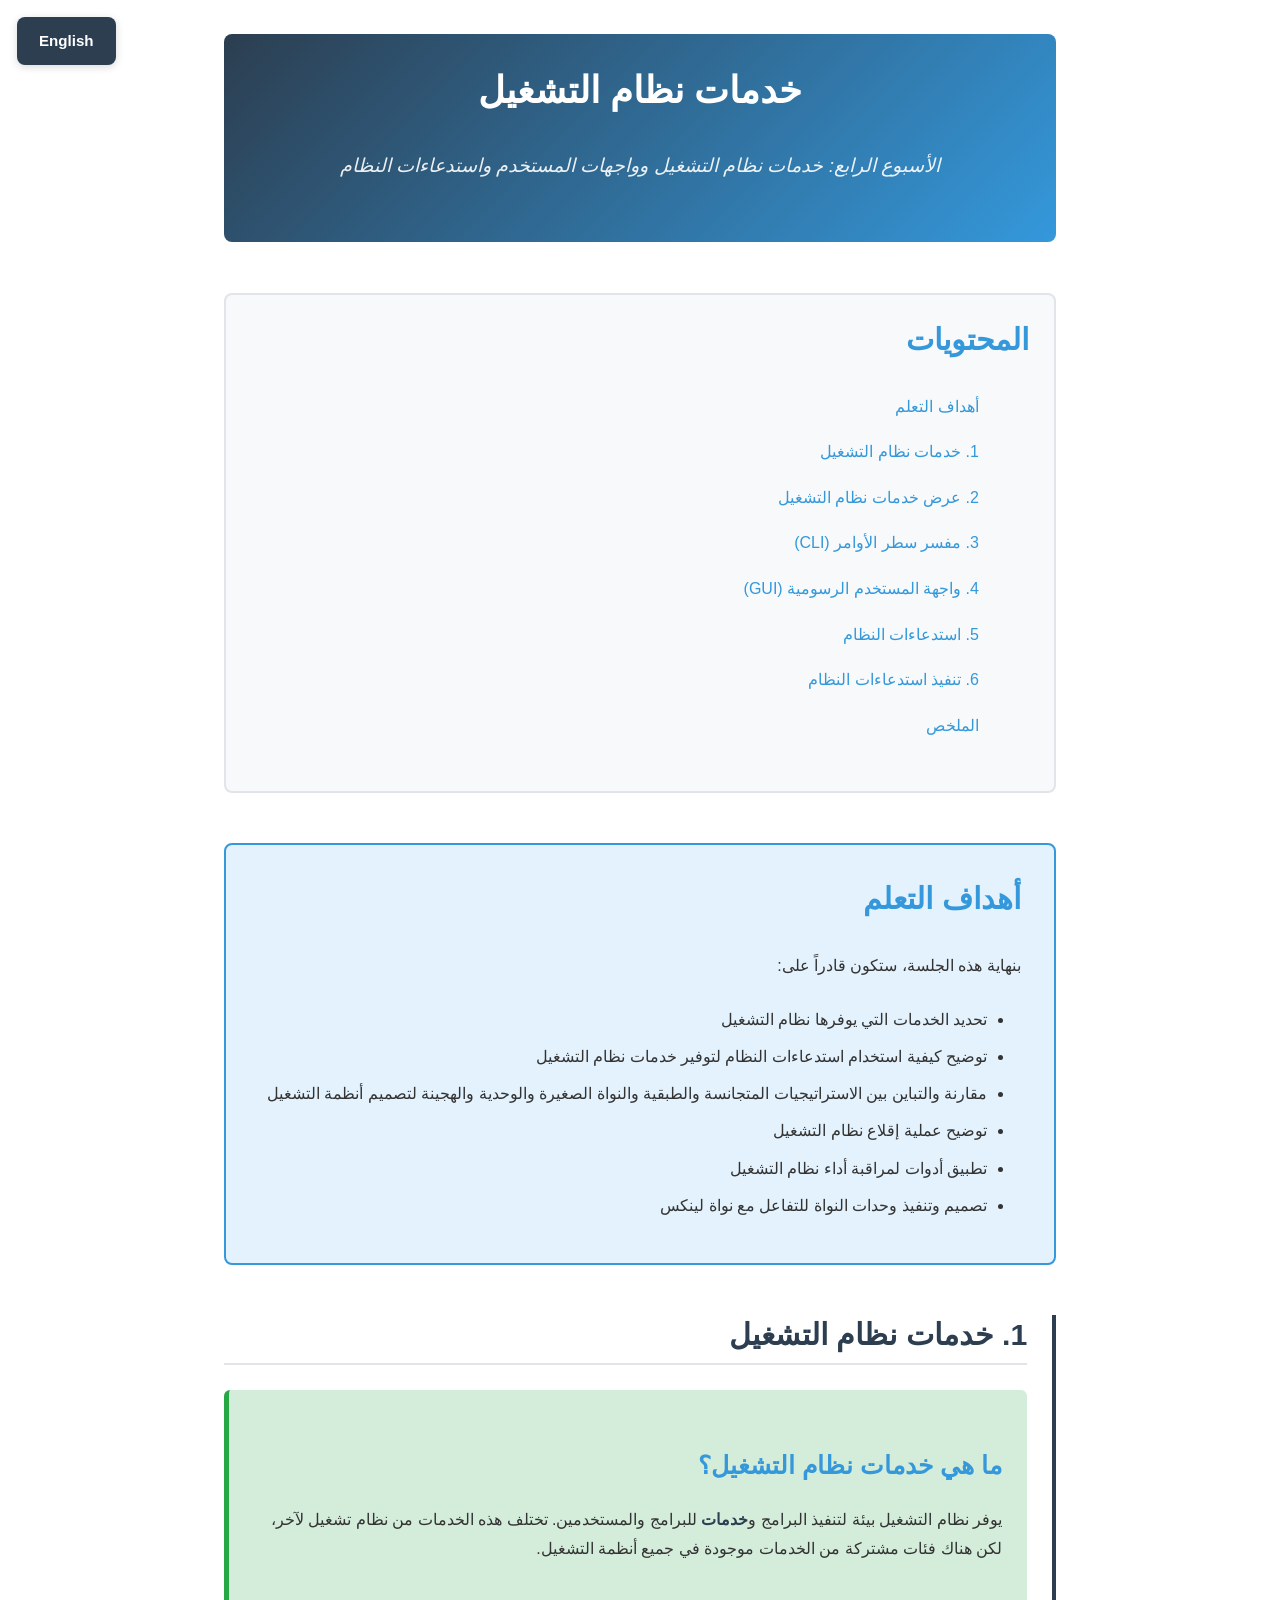
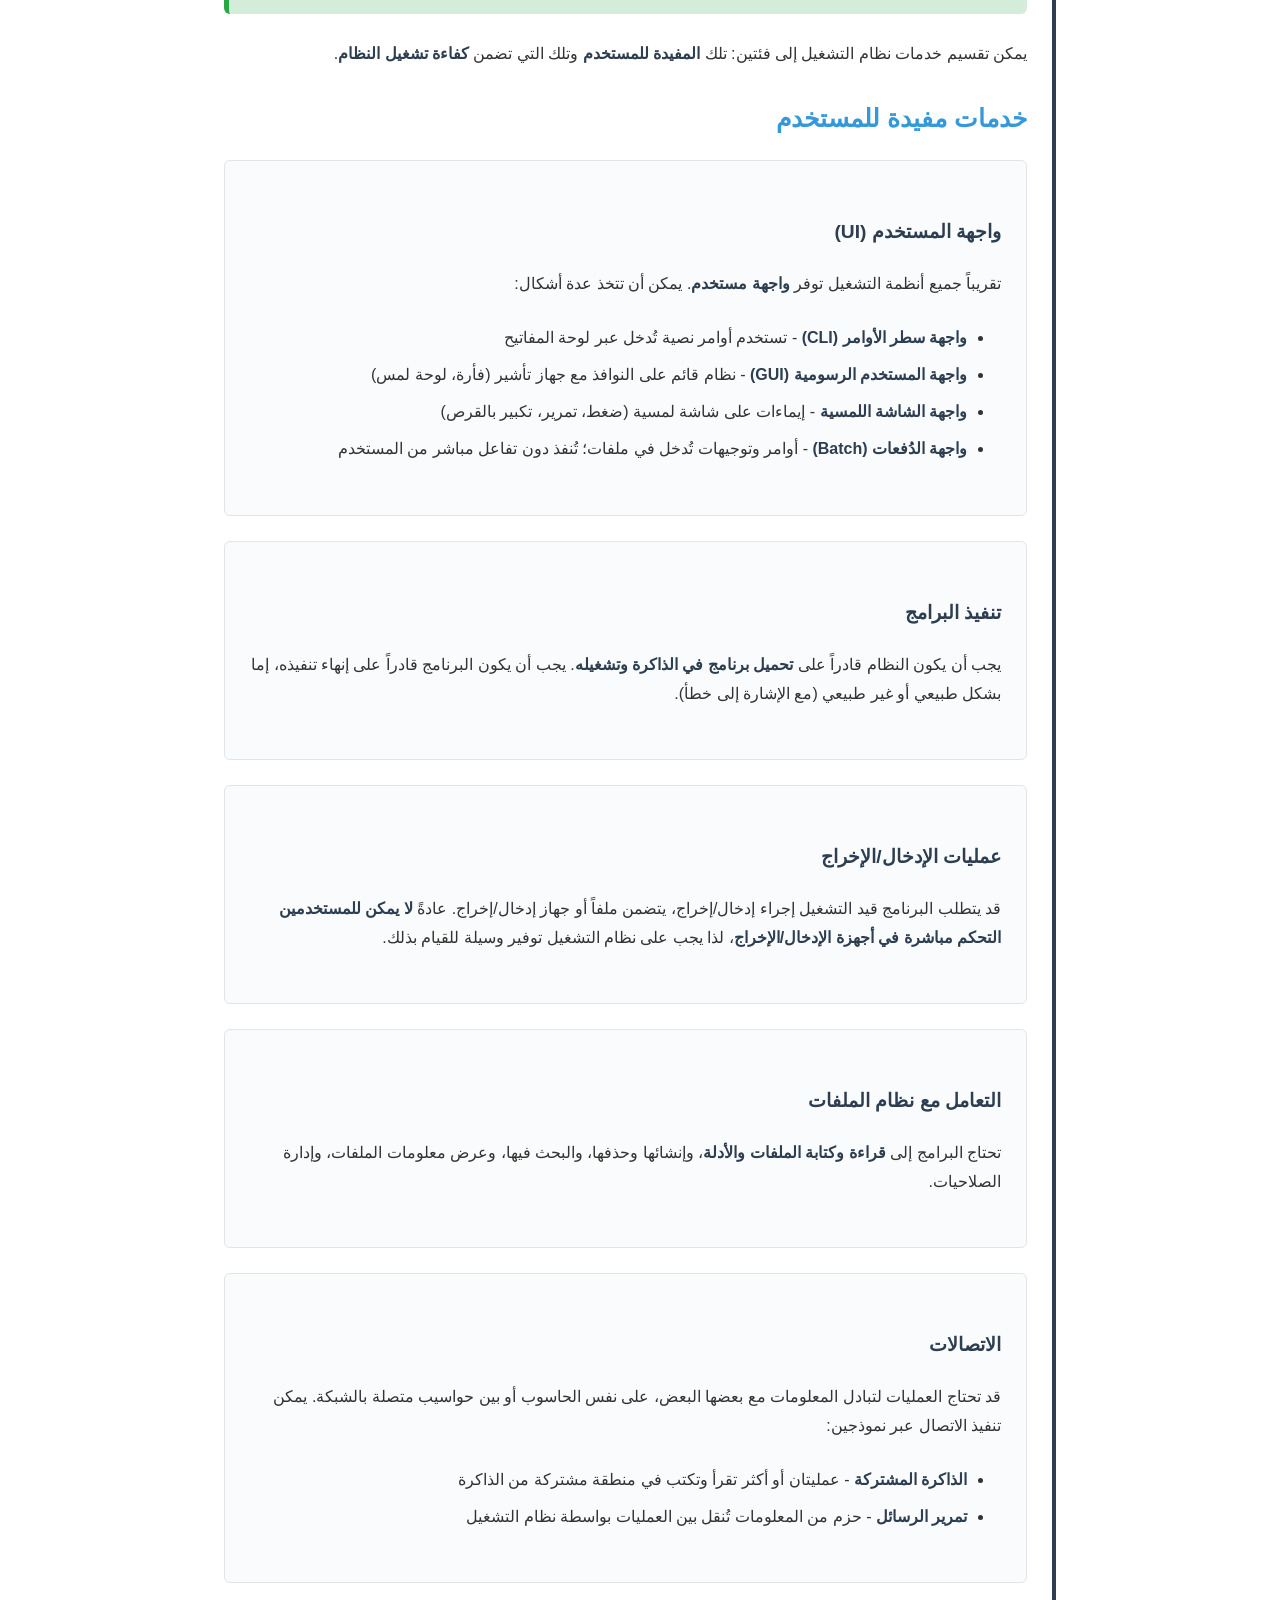
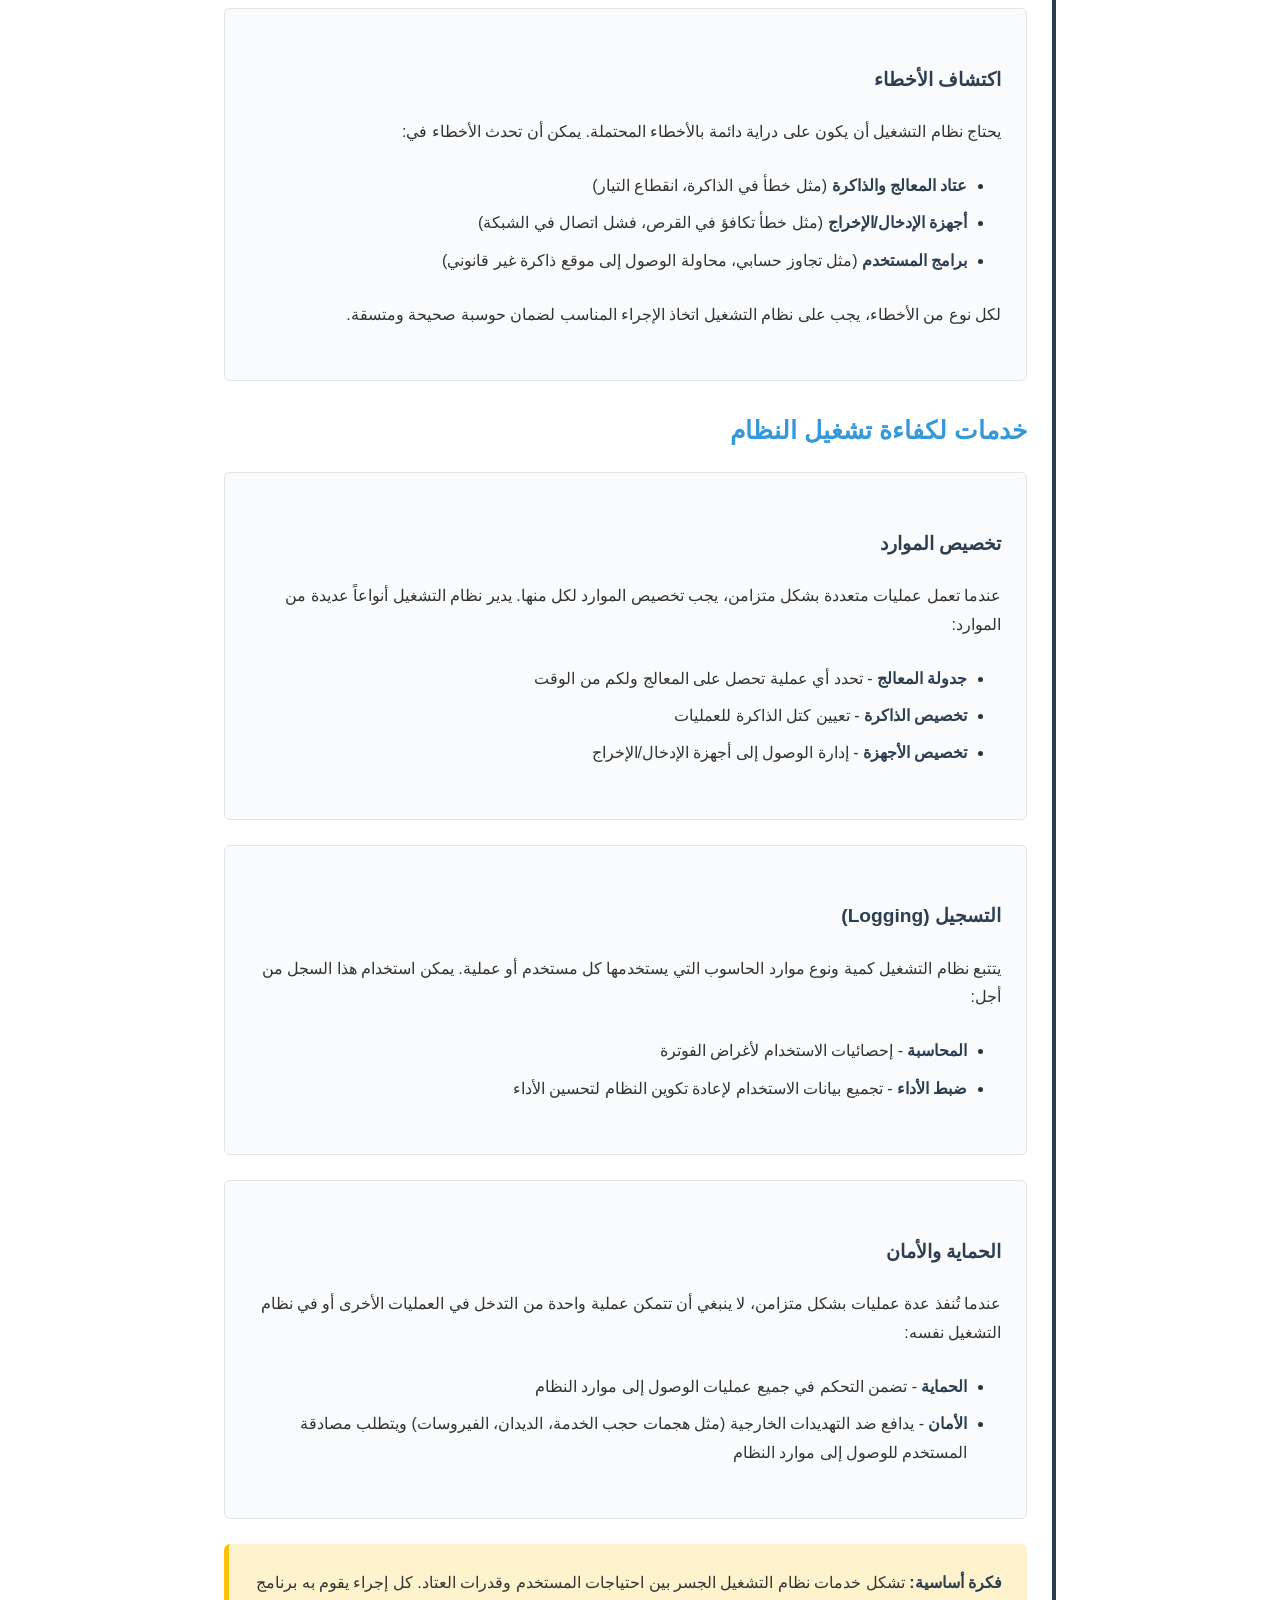
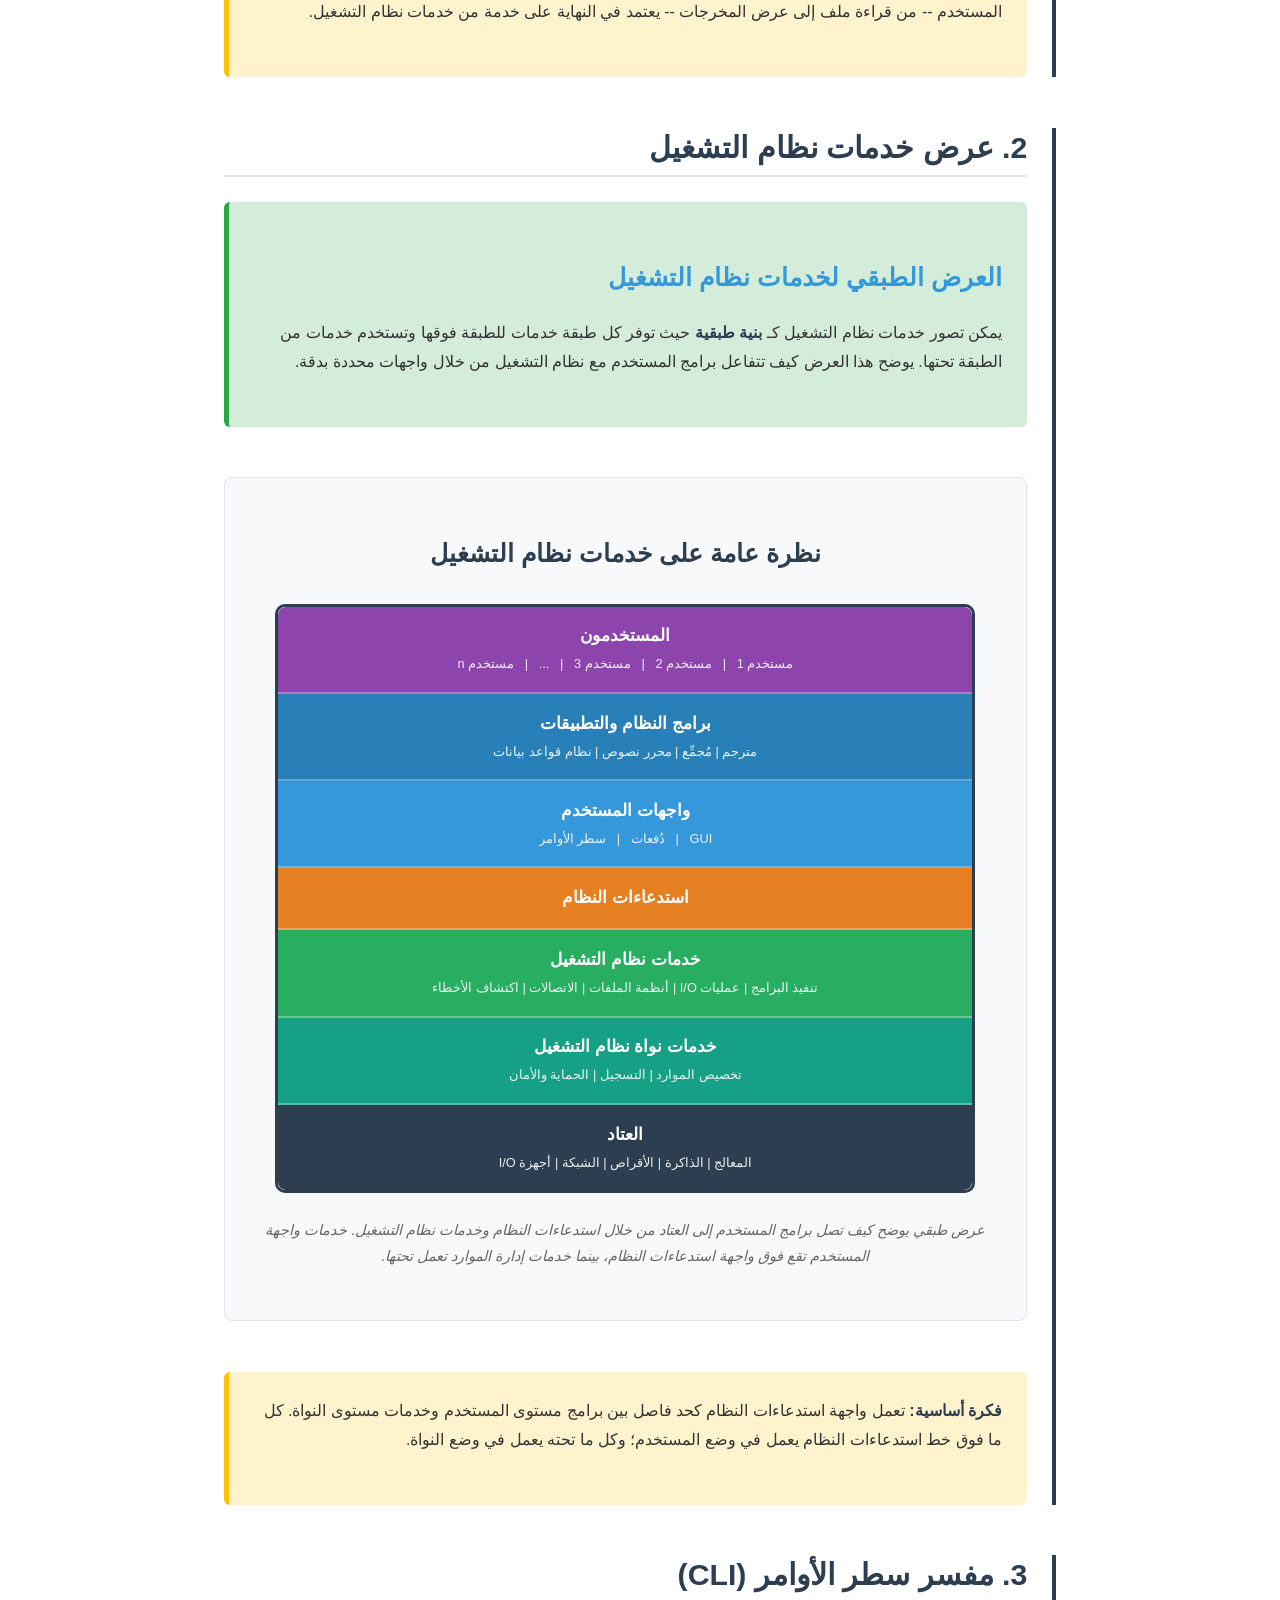
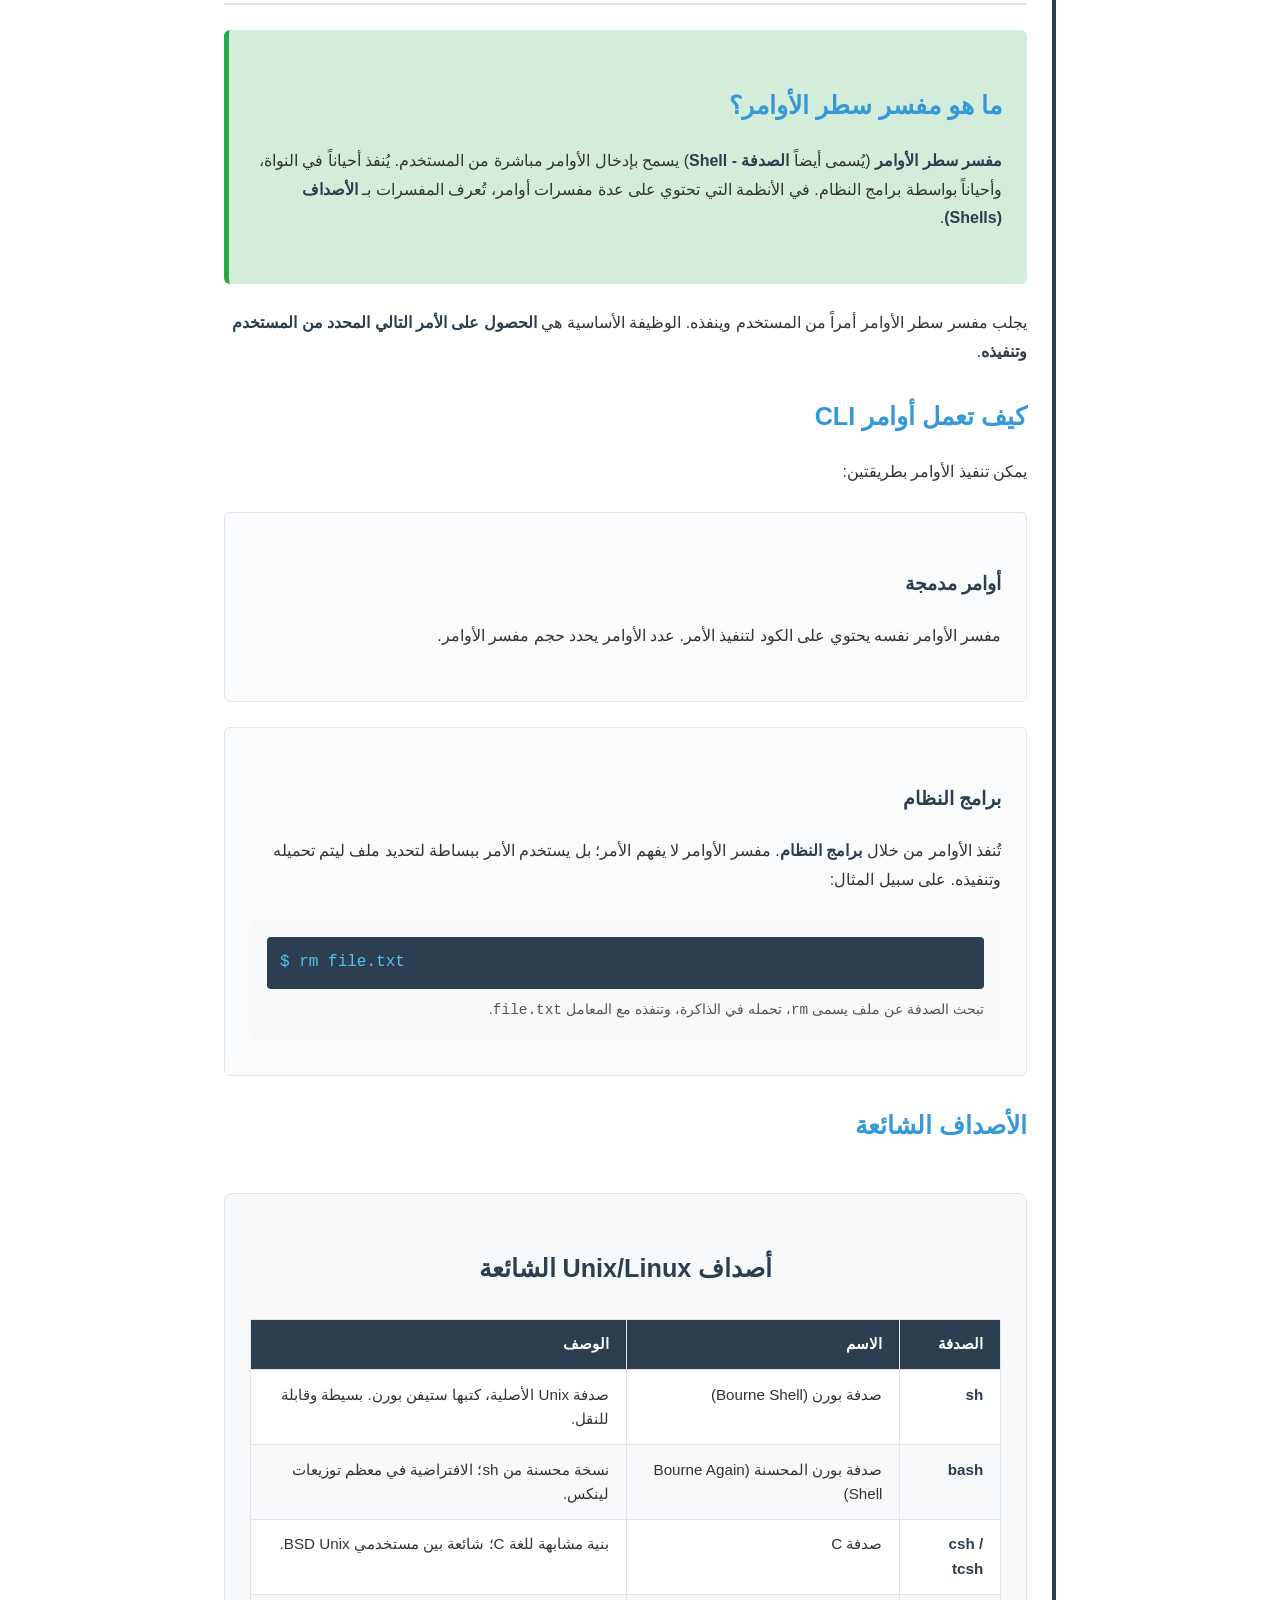
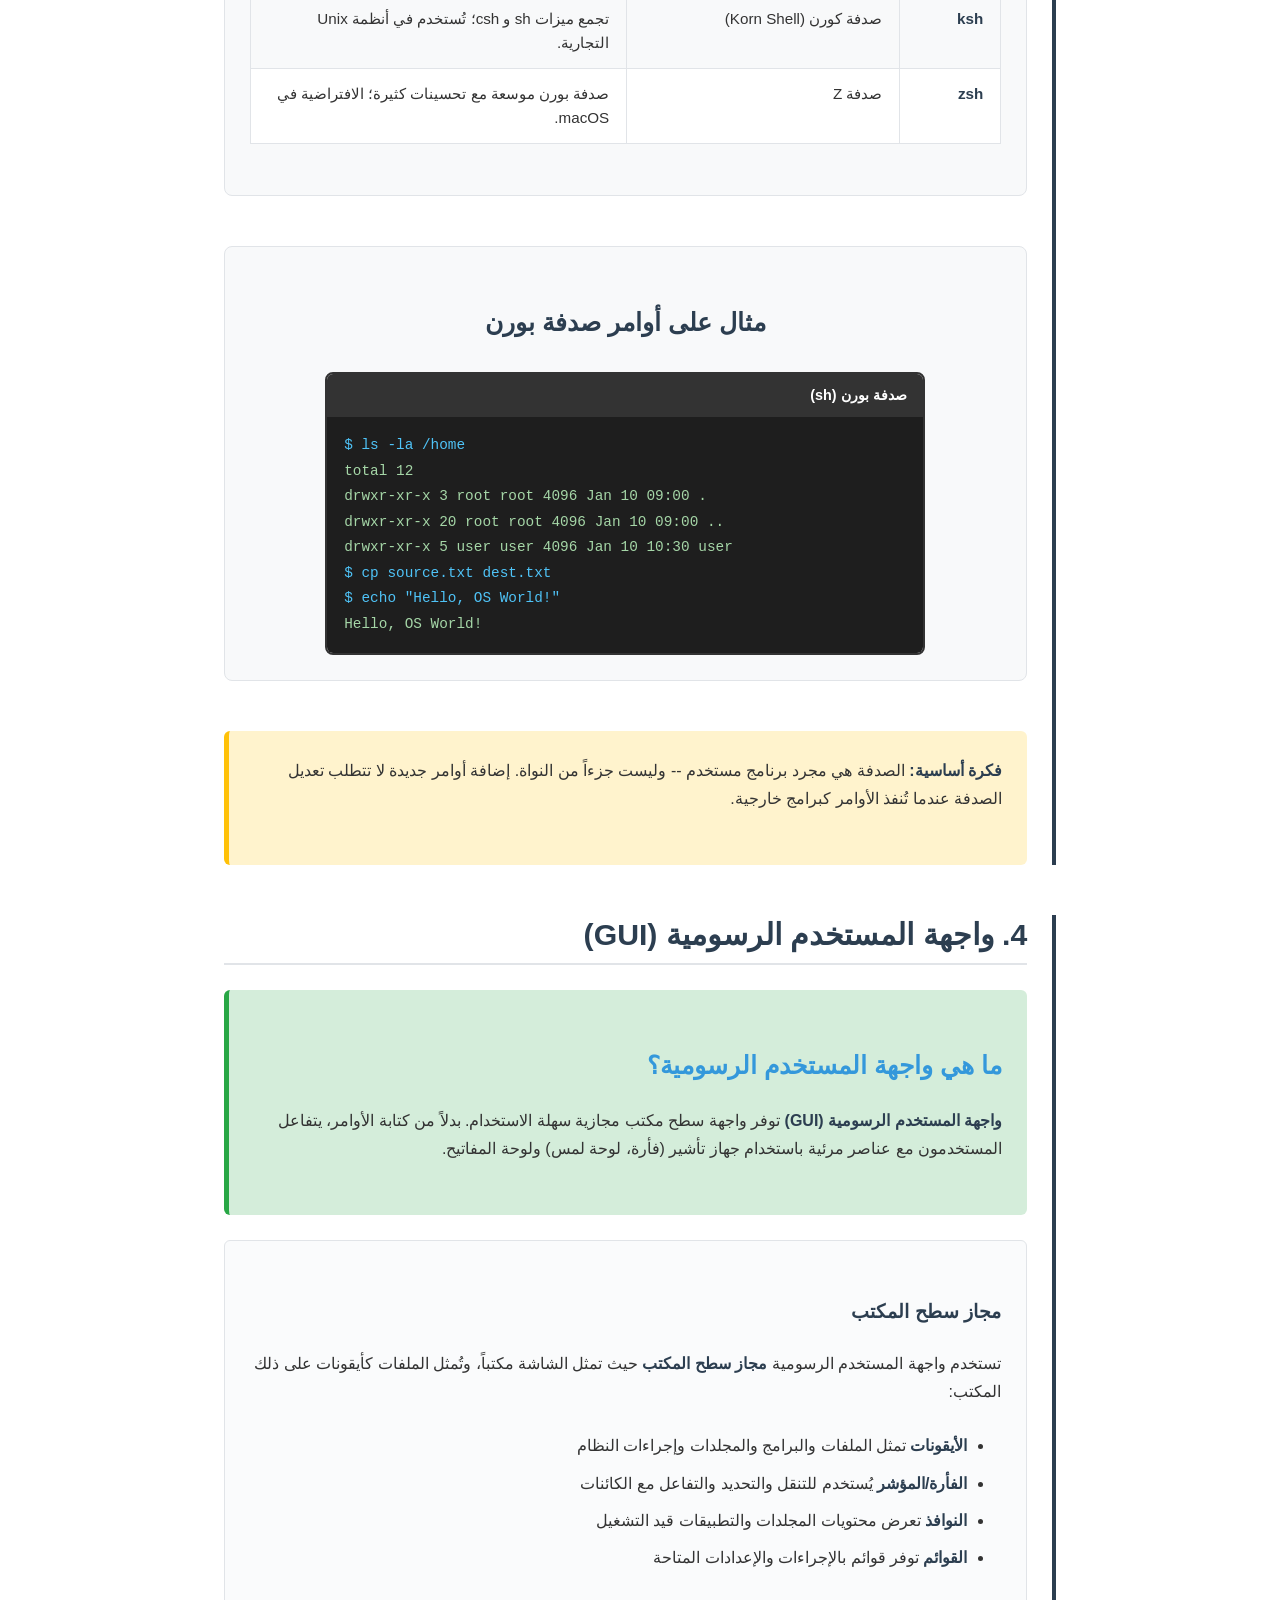
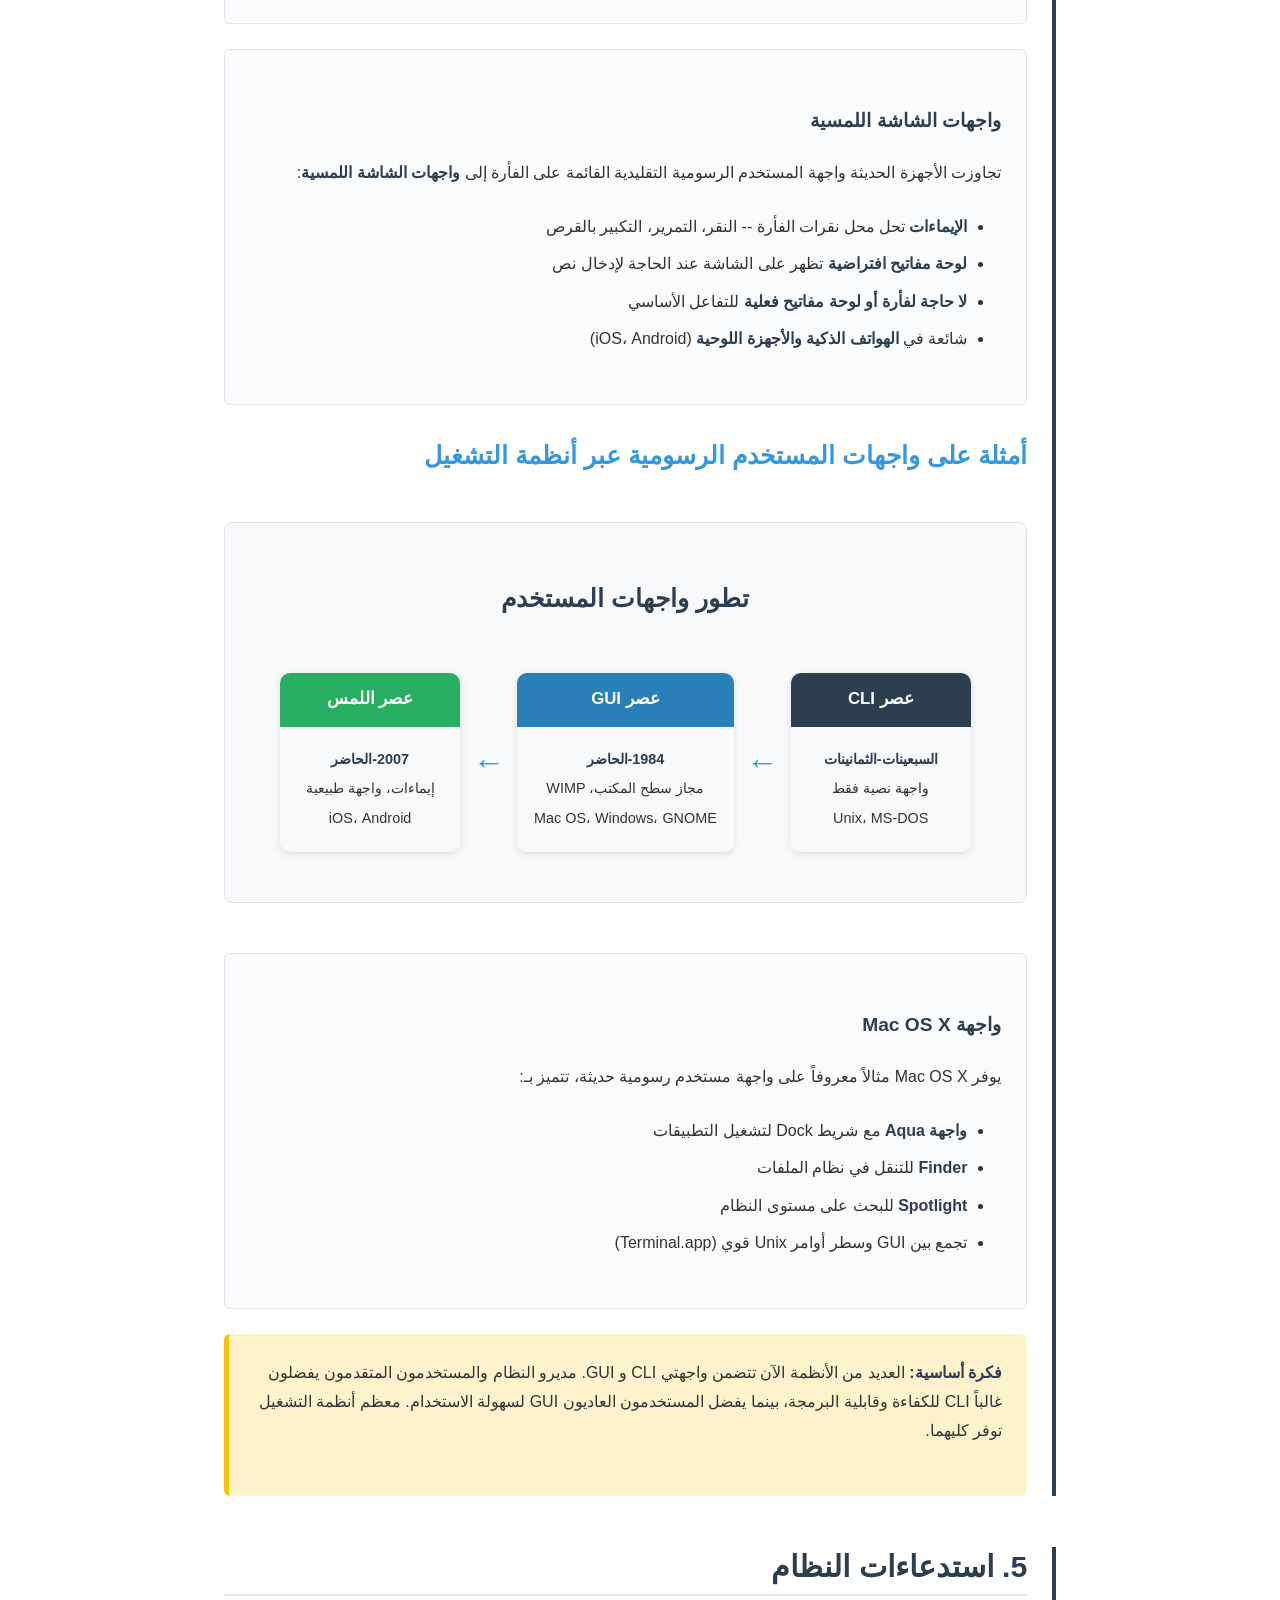
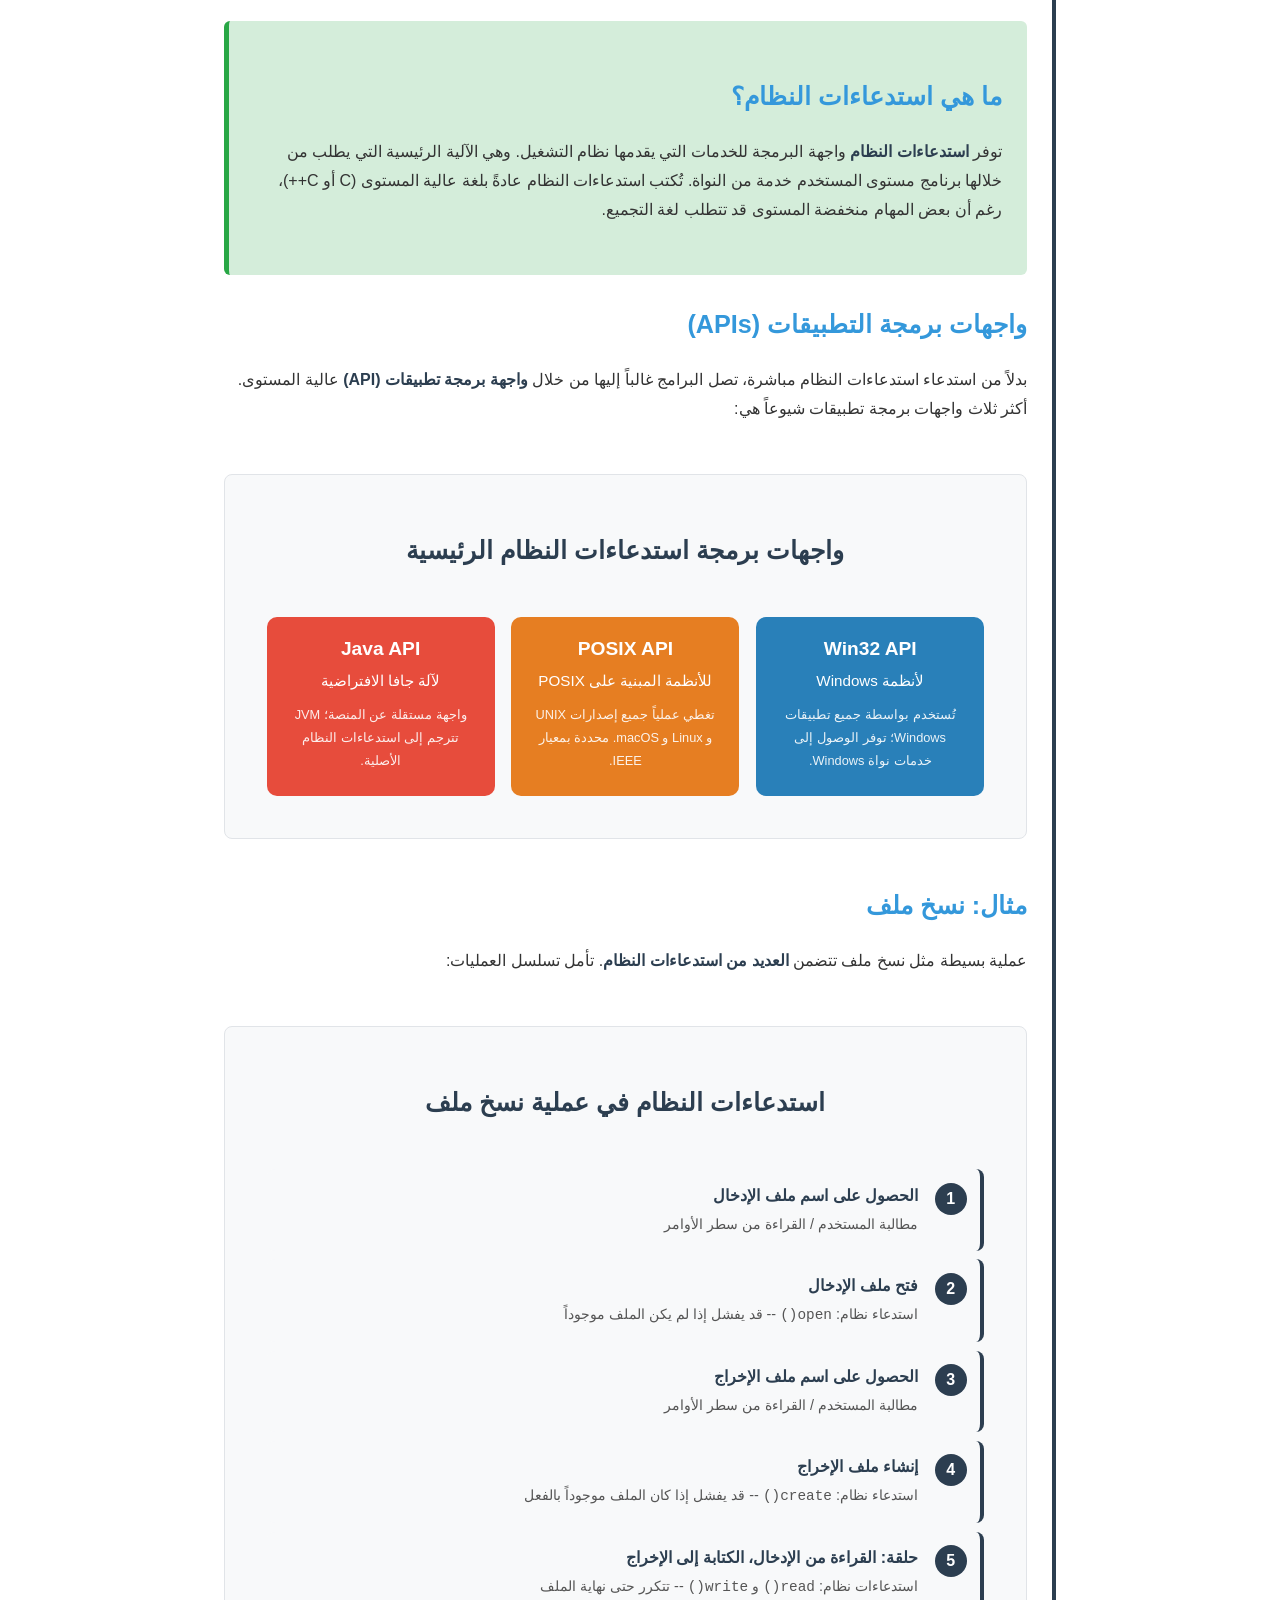
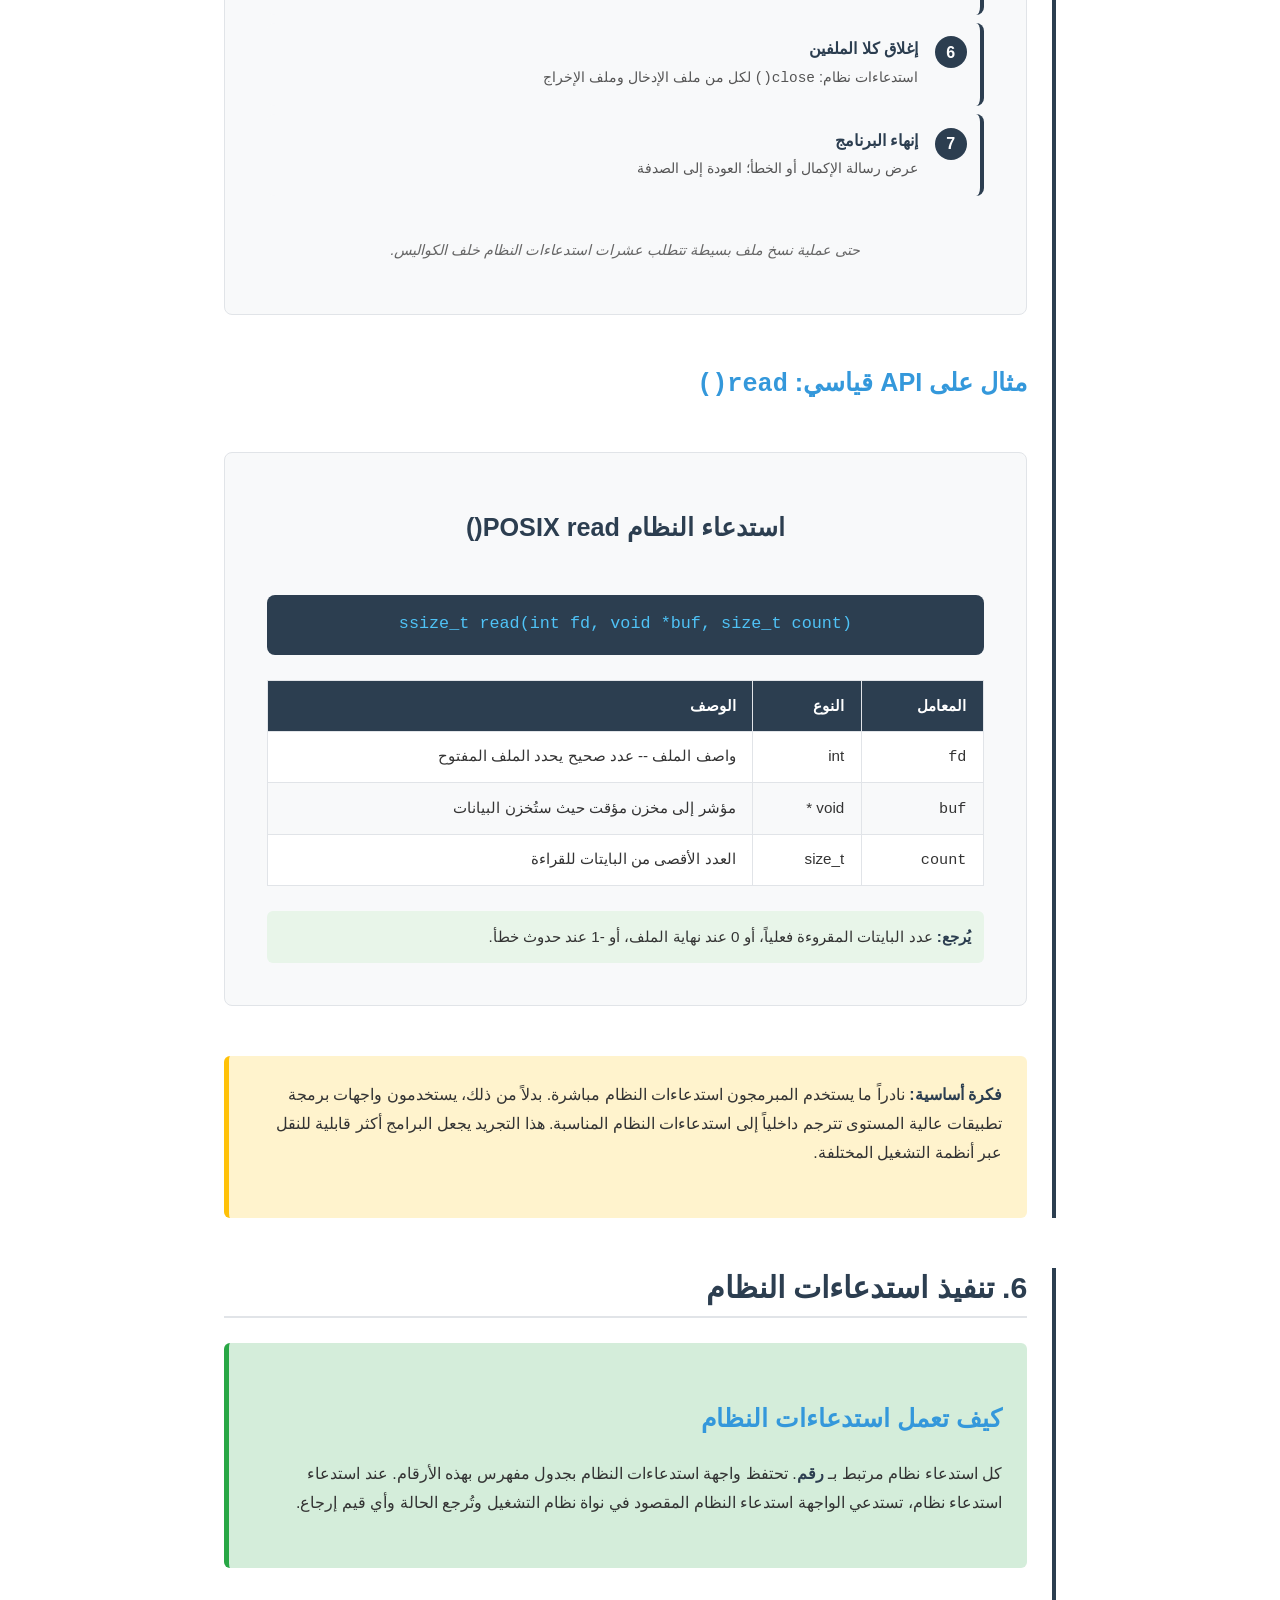
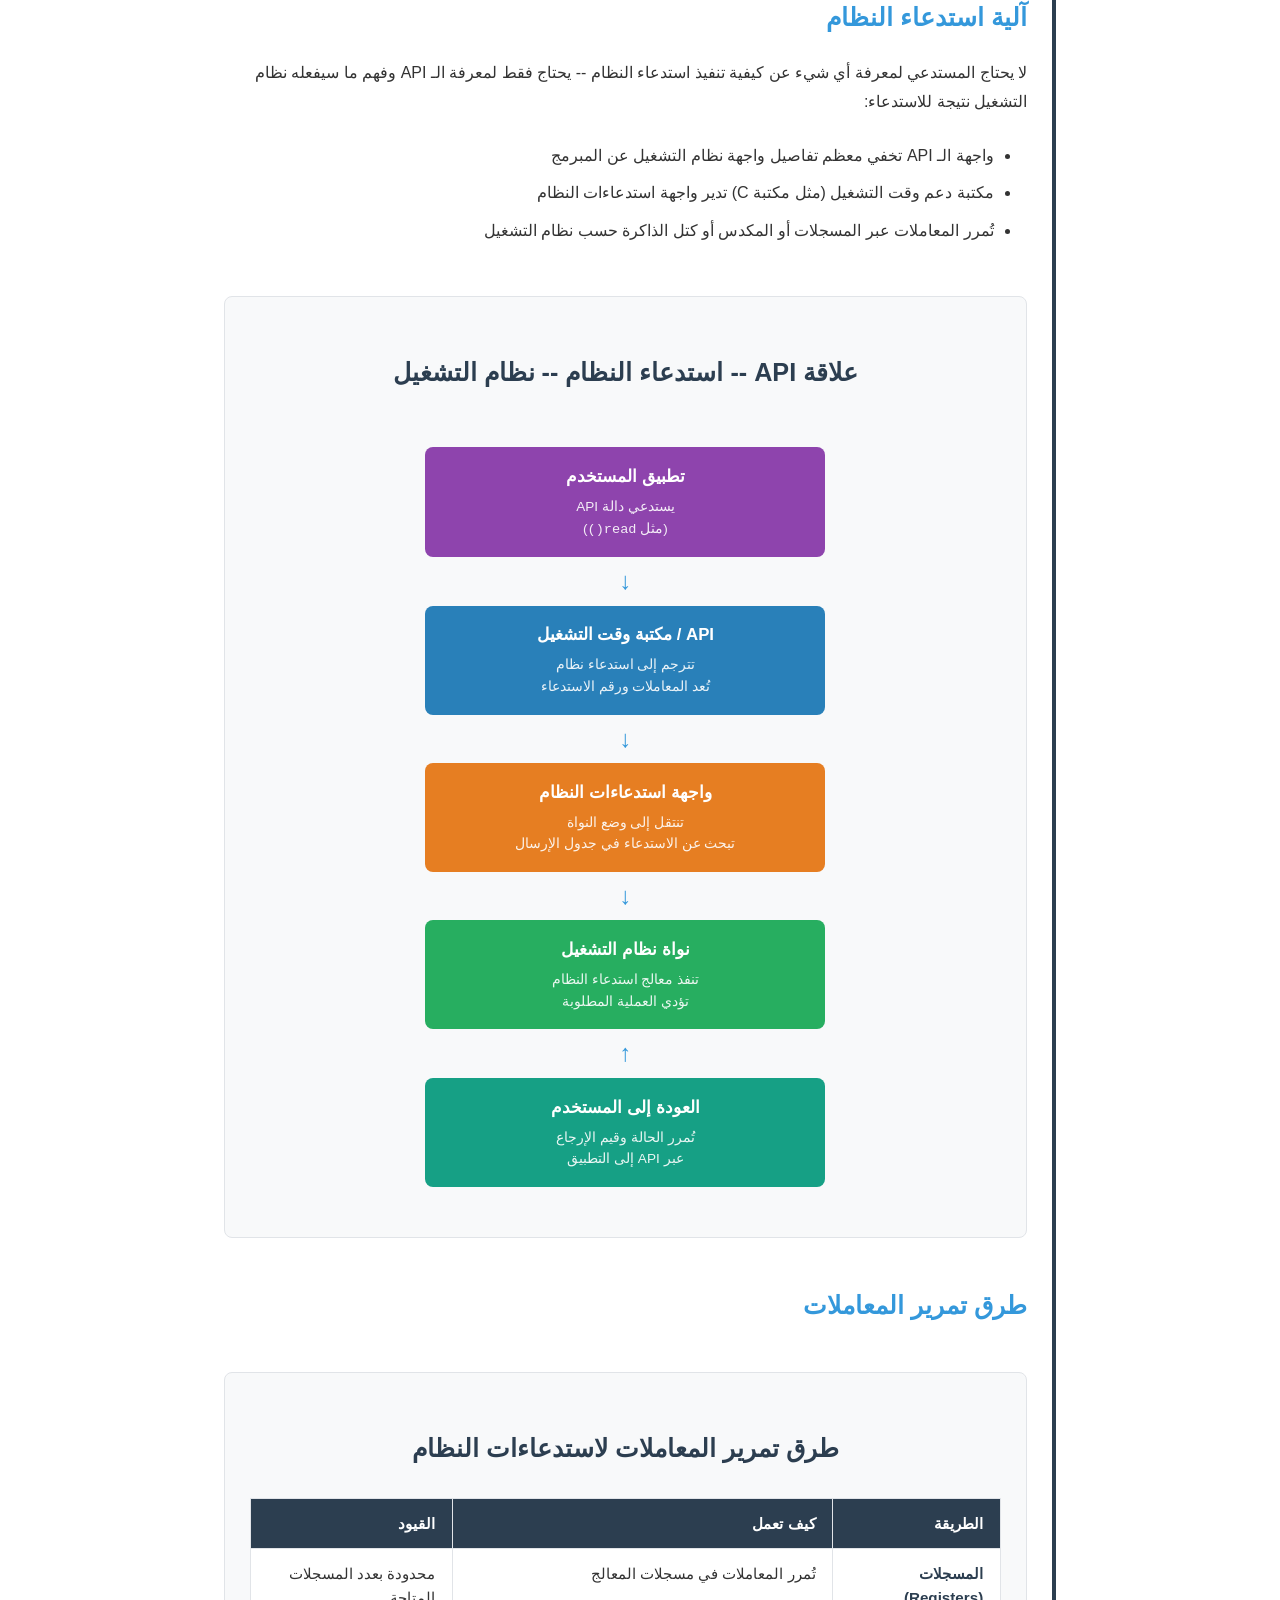
<file: weeks/week4_ar.html>
<!DOCTYPE html>
<html lang="ar" dir="rtl">
<head>
    <meta charset="UTF-8">
    <meta name="viewport" content="width=device-width, initial-scale=1.0">
    <title>الأسبوع الرابع: خدمات نظام التشغيل</title>
    <link rel="stylesheet" href="../css/styles.css">
    <link href="https://fonts.googleapis.com/css2?family=Cairo:wght@400;600;700&display=swap" rel="stylesheet">
</head>
<body>
    <!-- Language Switcher -->
    <div class="language-switcher">
        <a href="week4.html" class="lang-button" title="Switch to English">English</a>
    </div>

    <header>
        <h1>خدمات نظام التشغيل</h1>
        <p class="subtitle">الأسبوع الرابع: خدمات نظام التشغيل وواجهات المستخدم واستدعاءات النظام</p>
    </header>

    <nav class="table-of-contents no-print">
        <h2>المحتويات</h2>
        <ul>
            <li><a href="#objectives">أهداف التعلم</a></li>
            <li><a href="#os-services">1. خدمات نظام التشغيل</a></li>
            <li><a href="#os-services-view">2. عرض خدمات نظام التشغيل</a></li>
            <li><a href="#cli">3. مفسر سطر الأوامر (CLI)</a></li>
            <li><a href="#gui">4. واجهة المستخدم الرسومية (GUI)</a></li>
            <li><a href="#system-calls">5. استدعاءات النظام</a></li>
            <li><a href="#system-call-impl">6. تنفيذ استدعاءات النظام</a></li>
            <li><a href="#summary">الملخص</a></li>
        </ul>
    </nav>

    <main>
        <!-- Learning Objectives -->
        <section id="objectives" class="learning-objectives">
            <h2>أهداف التعلم</h2>
            <p>بنهاية هذه الجلسة، ستكون قادراً على:</p>
            <ul>
                <li>تحديد الخدمات التي يوفرها نظام التشغيل</li>
                <li>توضيح كيفية استخدام استدعاءات النظام لتوفير خدمات نظام التشغيل</li>
                <li>مقارنة والتباين بين الاستراتيجيات المتجانسة والطبقية والنواة الصغيرة والوحدية والهجينة لتصميم أنظمة التشغيل</li>
                <li>توضيح عملية إقلاع نظام التشغيل</li>
                <li>تطبيق أدوات لمراقبة أداء نظام التشغيل</li>
                <li>تصميم وتنفيذ وحدات النواة للتفاعل مع نواة لينكس</li>
            </ul>
        </section>

        <!-- Section 1: Operating-System Services -->
        <section id="os-services" class="content-section">
            <h2>1. خدمات نظام التشغيل</h2>

            <div class="definition">
                <h3>ما هي خدمات نظام التشغيل؟</h3>
                <p>يوفر نظام التشغيل بيئة لتنفيذ البرامج و<strong>خدمات</strong> للبرامج والمستخدمين. تختلف هذه الخدمات من نظام تشغيل لآخر، لكن هناك فئات مشتركة من الخدمات موجودة في جميع أنظمة التشغيل.</p>
            </div>

            <p>يمكن تقسيم خدمات نظام التشغيل إلى فئتين: تلك <strong>المفيدة للمستخدم</strong> وتلك التي تضمن <strong>كفاءة تشغيل النظام</strong>.</p>

            <h3>خدمات مفيدة للمستخدم</h3>

            <article class="os-component">
                <h4>واجهة المستخدم (UI)</h4>
                <p>تقريباً جميع أنظمة التشغيل توفر <strong>واجهة مستخدم</strong>. يمكن أن تتخذ عدة أشكال:</p>
                <ul>
                    <li><strong>واجهة سطر الأوامر (CLI)</strong> - تستخدم أوامر نصية تُدخل عبر لوحة المفاتيح</li>
                    <li><strong>واجهة المستخدم الرسومية (GUI)</strong> - نظام قائم على النوافذ مع جهاز تأشير (فأرة، لوحة لمس)</li>
                    <li><strong>واجهة الشاشة اللمسية</strong> - إيماءات على شاشة لمسية (ضغط، تمرير، تكبير بالقرص)</li>
                    <li><strong>واجهة الدُفعات (Batch)</strong> - أوامر وتوجيهات تُدخل في ملفات؛ تُنفذ دون تفاعل مباشر من المستخدم</li>
                </ul>
            </article>

            <article class="os-component">
                <h4>تنفيذ البرامج</h4>
                <p>يجب أن يكون النظام قادراً على <strong>تحميل برنامج في الذاكرة وتشغيله</strong>. يجب أن يكون البرنامج قادراً على إنهاء تنفيذه، إما بشكل طبيعي أو غير طبيعي (مع الإشارة إلى خطأ).</p>
            </article>

            <article class="os-component">
                <h4>عمليات الإدخال/الإخراج</h4>
                <p>قد يتطلب البرنامج قيد التشغيل إجراء إدخال/إخراج، يتضمن ملفاً أو جهاز إدخال/إخراج. عادةً <strong>لا يمكن للمستخدمين التحكم مباشرة في أجهزة الإدخال/الإخراج</strong>، لذا يجب على نظام التشغيل توفير وسيلة للقيام بذلك.</p>
            </article>

            <article class="os-component">
                <h4>التعامل مع نظام الملفات</h4>
                <p>تحتاج البرامج إلى <strong>قراءة وكتابة الملفات والأدلة</strong>، وإنشائها وحذفها، والبحث فيها، وعرض معلومات الملفات، وإدارة الصلاحيات.</p>
            </article>

            <article class="os-component">
                <h4>الاتصالات</h4>
                <p>قد تحتاج العمليات لتبادل المعلومات مع بعضها البعض، على نفس الحاسوب أو بين حواسيب متصلة بالشبكة. يمكن تنفيذ الاتصال عبر نموذجين:</p>
                <ul>
                    <li><strong>الذاكرة المشتركة</strong> - عمليتان أو أكثر تقرأ وتكتب في منطقة مشتركة من الذاكرة</li>
                    <li><strong>تمرير الرسائل</strong> - حزم من المعلومات تُنقل بين العمليات بواسطة نظام التشغيل</li>
                </ul>
            </article>

            <article class="os-component">
                <h4>اكتشاف الأخطاء</h4>
                <p>يحتاج نظام التشغيل أن يكون على دراية دائمة بالأخطاء المحتملة. يمكن أن تحدث الأخطاء في:</p>
                <ul>
                    <li><strong>عتاد المعالج والذاكرة</strong> (مثل خطأ في الذاكرة، انقطاع التيار)</li>
                    <li><strong>أجهزة الإدخال/الإخراج</strong> (مثل خطأ تكافؤ في القرص، فشل اتصال في الشبكة)</li>
                    <li><strong>برامج المستخدم</strong> (مثل تجاوز حسابي، محاولة الوصول إلى موقع ذاكرة غير قانوني)</li>
                </ul>
                <p>لكل نوع من الأخطاء، يجب على نظام التشغيل اتخاذ الإجراء المناسب لضمان حوسبة صحيحة ومتسقة.</p>
            </article>

            <h3>خدمات لكفاءة تشغيل النظام</h3>

            <article class="os-component">
                <h4>تخصيص الموارد</h4>
                <p>عندما تعمل عمليات متعددة بشكل متزامن، يجب تخصيص الموارد لكل منها. يدير نظام التشغيل أنواعاً عديدة من الموارد:</p>
                <ul>
                    <li><strong>جدولة المعالج</strong> - تحدد أي عملية تحصل على المعالج ولكم من الوقت</li>
                    <li><strong>تخصيص الذاكرة</strong> - تعيين كتل الذاكرة للعمليات</li>
                    <li><strong>تخصيص الأجهزة</strong> - إدارة الوصول إلى أجهزة الإدخال/الإخراج</li>
                </ul>
            </article>

            <article class="os-component">
                <h4>التسجيل (Logging)</h4>
                <p>يتتبع نظام التشغيل كمية ونوع موارد الحاسوب التي يستخدمها كل مستخدم أو عملية. يمكن استخدام هذا السجل من أجل:</p>
                <ul>
                    <li><strong>المحاسبة</strong> - إحصائيات الاستخدام لأغراض الفوترة</li>
                    <li><strong>ضبط الأداء</strong> - تجميع بيانات الاستخدام لإعادة تكوين النظام لتحسين الأداء</li>
                </ul>
            </article>

            <article class="os-component">
                <h4>الحماية والأمان</h4>
                <p>عندما تُنفذ عدة عمليات بشكل متزامن، لا ينبغي أن تتمكن عملية واحدة من التدخل في العمليات الأخرى أو في نظام التشغيل نفسه:</p>
                <ul>
                    <li><strong>الحماية</strong> - تضمن التحكم في جميع عمليات الوصول إلى موارد النظام</li>
                    <li><strong>الأمان</strong> - يدافع ضد التهديدات الخارجية (مثل هجمات حجب الخدمة، الديدان، الفيروسات) ويتطلب مصادقة المستخدم للوصول إلى موارد النظام</li>
                </ul>
            </article>

            <div class="key-message">
                <p><strong>فكرة أساسية:</strong> تشكل خدمات نظام التشغيل الجسر بين احتياجات المستخدم وقدرات العتاد. كل إجراء يقوم به برنامج المستخدم -- من قراءة ملف إلى عرض المخرجات -- يعتمد في النهاية على خدمة من خدمات نظام التشغيل.</p>
            </div>
        </section>

        <!-- Section 2: A View of Operating-System Services -->
        <section id="os-services-view" class="content-section">
            <h2>2. عرض خدمات نظام التشغيل</h2>

            <div class="definition">
                <h3>العرض الطبقي لخدمات نظام التشغيل</h3>
                <p>يمكن تصور خدمات نظام التشغيل كـ <strong>بنية طبقية</strong> حيث توفر كل طبقة خدمات للطبقة فوقها وتستخدم خدمات من الطبقة تحتها. يوضح هذا العرض كيف تتفاعل برامج المستخدم مع نظام التشغيل من خلال واجهات محددة بدقة.</p>
            </div>

            <div class="diagram-container">
                <div class="diagram-title-section">
                    <h3 class="diagram-title">نظرة عامة على خدمات نظام التشغيل</h3>
                </div>
                <div class="os-layers-diagram">
                    <div class="os-layer layer-users">
                        <span class="layer-name">المستخدمون</span>
                        <span class="layer-items">مستخدم 1 &nbsp; | &nbsp; مستخدم 2 &nbsp; | &nbsp; مستخدم 3 &nbsp; | &nbsp; ... &nbsp; | &nbsp; مستخدم n</span>
                    </div>
                    <div class="os-layer layer-programs">
                        <span class="layer-name">برامج النظام والتطبيقات</span>
                        <span class="layer-items">مترجم | مُجمِّع | محرر نصوص | نظام قواعد بيانات</span>
                    </div>
                    <div class="os-layer layer-ui">
                        <span class="layer-name">واجهات المستخدم</span>
                        <span class="layer-items">GUI &nbsp; | &nbsp; دُفعات &nbsp; | &nbsp; سطر الأوامر</span>
                    </div>
                    <div class="os-layer layer-syscalls">
                        <span class="layer-name">استدعاءات النظام</span>
                    </div>
                    <div class="os-layer layer-services">
                        <span class="layer-name">خدمات نظام التشغيل</span>
                        <span class="layer-items">تنفيذ البرامج | عمليات I/O | أنظمة الملفات | الاتصالات | اكتشاف الأخطاء</span>
                    </div>
                    <div class="os-layer layer-kernel">
                        <span class="layer-name">خدمات نواة نظام التشغيل</span>
                        <span class="layer-items">تخصيص الموارد | التسجيل | الحماية والأمان</span>
                    </div>
                    <div class="os-layer layer-hardware">
                        <span class="layer-name">العتاد</span>
                        <span class="layer-items">المعالج | الذاكرة | الأقراص | الشبكة | أجهزة I/O</span>
                    </div>
                </div>
                <p class="diagram-note">عرض طبقي يوضح كيف تصل برامج المستخدم إلى العتاد من خلال استدعاءات النظام وخدمات نظام التشغيل. خدمات واجهة المستخدم تقع فوق واجهة استدعاءات النظام، بينما خدمات إدارة الموارد تعمل تحتها.</p>
            </div>

            <div class="key-message">
                <p><strong>فكرة أساسية:</strong> تعمل واجهة استدعاءات النظام كحد فاصل بين برامج مستوى المستخدم وخدمات مستوى النواة. كل ما فوق خط استدعاءات النظام يعمل في وضع المستخدم؛ وكل ما تحته يعمل في وضع النواة.</p>
            </div>
        </section>

        <!-- Section 3: Command-Line Interpreter -->
        <section id="cli" class="content-section">
            <h2>3. مفسر سطر الأوامر (CLI)</h2>

            <div class="definition">
                <h3>ما هو مفسر سطر الأوامر؟</h3>
                <p><strong>مفسر سطر الأوامر</strong> (يُسمى أيضاً <strong>الصدفة - Shell</strong>) يسمح بإدخال الأوامر مباشرة من المستخدم. يُنفذ أحياناً في النواة، وأحياناً بواسطة برامج النظام. في الأنظمة التي تحتوي على عدة مفسرات أوامر، تُعرف المفسرات بـ <strong>الأصداف (Shells)</strong>.</p>
            </div>

            <p>يجلب مفسر سطر الأوامر أمراً من المستخدم وينفذه. الوظيفة الأساسية هي <strong>الحصول على الأمر التالي المحدد من المستخدم وتنفيذه</strong>.</p>

            <h3>كيف تعمل أوامر CLI</h3>
            <p>يمكن تنفيذ الأوامر بطريقتين:</p>
            <article class="os-component">
                <h4>أوامر مدمجة</h4>
                <p>مفسر الأوامر نفسه يحتوي على الكود لتنفيذ الأمر. عدد الأوامر يحدد حجم مفسر الأوامر.</p>
            </article>

            <article class="os-component">
                <h4>برامج النظام</h4>
                <p>تُنفذ الأوامر من خلال <strong>برامج النظام</strong>. مفسر الأوامر لا يفهم الأمر؛ بل يستخدم الأمر ببساطة لتحديد ملف ليتم تحميله وتنفيذه. على سبيل المثال:</p>
                <div class="code-example">
                    <pre><code>$ rm file.txt</code></pre>
                    <p>تبحث الصدفة عن ملف يسمى <code>rm</code>، تحمله في الذاكرة، وتنفذه مع المعامل <code>file.txt</code>.</p>
                </div>
            </article>

            <h3>الأصداف الشائعة</h3>
            <div class="diagram-container">
                <div class="diagram-title-section">
                    <h3 class="diagram-title">أصداف Unix/Linux الشائعة</h3>
                </div>
                <table>
                    <thead>
                        <tr>
                            <th>الصدفة</th>
                            <th>الاسم</th>
                            <th>الوصف</th>
                        </tr>
                    </thead>
                    <tbody>
                        <tr>
                            <td><strong>sh</strong></td>
                            <td>صدفة بورن (Bourne Shell)</td>
                            <td>صدفة Unix الأصلية، كتبها ستيفن بورن. بسيطة وقابلة للنقل.</td>
                        </tr>
                        <tr>
                            <td><strong>bash</strong></td>
                            <td>صدفة بورن المحسنة (Bourne Again Shell)</td>
                            <td>نسخة محسنة من sh؛ الافتراضية في معظم توزيعات لينكس.</td>
                        </tr>
                        <tr>
                            <td><strong>csh / tcsh</strong></td>
                            <td>صدفة C</td>
                            <td>بنية مشابهة للغة C؛ شائعة بين مستخدمي BSD Unix.</td>
                        </tr>
                        <tr>
                            <td><strong>ksh</strong></td>
                            <td>صدفة كورن (Korn Shell)</td>
                            <td>تجمع ميزات sh و csh؛ تُستخدم في أنظمة Unix التجارية.</td>
                        </tr>
                        <tr>
                            <td><strong>zsh</strong></td>
                            <td>صدفة Z</td>
                            <td>صدفة بورن موسعة مع تحسينات كثيرة؛ الافتراضية في macOS.</td>
                        </tr>
                    </tbody>
                </table>
            </div>

            <div class="diagram-container">
                <div class="diagram-title-section">
                    <h3 class="diagram-title">مثال على أوامر صدفة بورن</h3>
                </div>
                <div class="shell-example">
                    <div class="shell-header">صدفة بورن (sh)</div>
                    <div class="shell-body">
                        <code class="shell-prompt">$ ls -la /home</code>
                        <code class="shell-output">total 12</code>
                        <code class="shell-output">drwxr-xr-x  3 root  root  4096 Jan 10 09:00 .</code>
                        <code class="shell-output">drwxr-xr-x 20 root  root  4096 Jan 10 09:00 ..</code>
                        <code class="shell-output">drwxr-xr-x  5 user  user  4096 Jan 10 10:30 user</code>
                        <code class="shell-prompt">$ cp source.txt dest.txt</code>
                        <code class="shell-prompt">$ echo "Hello, OS World!"</code>
                        <code class="shell-output">Hello, OS World!</code>
                    </div>
                </div>
            </div>

            <div class="key-message">
                <p><strong>فكرة أساسية:</strong> الصدفة هي مجرد برنامج مستخدم -- وليست جزءاً من النواة. إضافة أوامر جديدة لا تتطلب تعديل الصدفة عندما تُنفذ الأوامر كبرامج خارجية.</p>
            </div>
        </section>

        <!-- Section 4: Graphical User Interface -->
        <section id="gui" class="content-section">
            <h2>4. واجهة المستخدم الرسومية (GUI)</h2>

            <div class="definition">
                <h3>ما هي واجهة المستخدم الرسومية؟</h3>
                <p><strong>واجهة المستخدم الرسومية (GUI)</strong> توفر واجهة سطح مكتب مجازية سهلة الاستخدام. بدلاً من كتابة الأوامر، يتفاعل المستخدمون مع عناصر مرئية باستخدام جهاز تأشير (فأرة، لوحة لمس) ولوحة المفاتيح.</p>
            </div>

            <article class="os-component">
                <h4>مجاز سطح المكتب</h4>
                <p>تستخدم واجهة المستخدم الرسومية <strong>مجاز سطح المكتب</strong> حيث تمثل الشاشة مكتباً، وتُمثل الملفات كأيقونات على ذلك المكتب:</p>
                <ul>
                    <li><strong>الأيقونات</strong> تمثل الملفات والبرامج والمجلدات وإجراءات النظام</li>
                    <li><strong>الفأرة/المؤشر</strong> يُستخدم للتنقل والتحديد والتفاعل مع الكائنات</li>
                    <li><strong>النوافذ</strong> تعرض محتويات المجلدات والتطبيقات قيد التشغيل</li>
                    <li><strong>القوائم</strong> توفر قوائم بالإجراءات والإعدادات المتاحة</li>
                </ul>
            </article>

            <article class="os-component">
                <h4>واجهات الشاشة اللمسية</h4>
                <p>تجاوزت الأجهزة الحديثة واجهة المستخدم الرسومية التقليدية القائمة على الفأرة إلى <strong>واجهات الشاشة اللمسية</strong>:</p>
                <ul>
                    <li><strong>الإيماءات</strong> تحل محل نقرات الفأرة -- النقر، التمرير، التكبير بالقرص</li>
                    <li><strong>لوحة مفاتيح افتراضية</strong> تظهر على الشاشة عند الحاجة لإدخال نص</li>
                    <li><strong>لا حاجة لفأرة أو لوحة مفاتيح فعلية</strong> للتفاعل الأساسي</li>
                    <li>شائعة في <strong>الهواتف الذكية والأجهزة اللوحية</strong> (iOS، Android)</li>
                </ul>
            </article>

            <h3>أمثلة على واجهات المستخدم الرسومية عبر أنظمة التشغيل</h3>
            <div class="diagram-container">
                <div class="diagram-title-section">
                    <h3 class="diagram-title">تطور واجهات المستخدم</h3>
                </div>
                <div class="ui-evolution">
                    <div class="ui-era">
                        <div class="ui-era-header era-cli">عصر CLI</div>
                        <div class="ui-era-body">
                            <p><strong>السبعينات-الثمانينات</strong></p>
                            <p>واجهة نصية فقط</p>
                            <p>Unix، MS-DOS</p>
                        </div>
                    </div>
                    <div class="ui-arrow">&#8592;</div>
                    <div class="ui-era">
                        <div class="ui-era-header era-gui">عصر GUI</div>
                        <div class="ui-era-body">
                            <p><strong>1984-الحاضر</strong></p>
                            <p>مجاز سطح المكتب، WIMP</p>
                            <p>Mac OS، Windows، GNOME</p>
                        </div>
                    </div>
                    <div class="ui-arrow">&#8592;</div>
                    <div class="ui-era">
                        <div class="ui-era-header era-touch">عصر اللمس</div>
                        <div class="ui-era-body">
                            <p><strong>2007-الحاضر</strong></p>
                            <p>إيماءات، واجهة طبيعية</p>
                            <p>iOS، Android</p>
                        </div>
                    </div>
                </div>
            </div>

            <article class="os-component">
                <h4>واجهة Mac OS X</h4>
                <p>يوفر Mac OS X مثالاً معروفاً على واجهة مستخدم رسومية حديثة، تتميز بـ:</p>
                <ul>
                    <li><strong>واجهة Aqua</strong> مع شريط Dock لتشغيل التطبيقات</li>
                    <li><strong>Finder</strong> للتنقل في نظام الملفات</li>
                    <li><strong>Spotlight</strong> للبحث على مستوى النظام</li>
                    <li>تجمع بين GUI وسطر أوامر Unix قوي (Terminal.app)</li>
                </ul>
            </article>

            <div class="key-message">
                <p><strong>فكرة أساسية:</strong> العديد من الأنظمة الآن تتضمن واجهتي CLI و GUI. مديرو النظام والمستخدمون المتقدمون يفضلون غالباً CLI للكفاءة وقابلية البرمجة، بينما يفضل المستخدمون العاديون GUI لسهولة الاستخدام. معظم أنظمة التشغيل توفر كليهما.</p>
            </div>
        </section>

        <!-- Section 5: System Calls -->
        <section id="system-calls" class="content-section">
            <h2>5. استدعاءات النظام</h2>

            <div class="definition">
                <h3>ما هي استدعاءات النظام؟</h3>
                <p>توفر <strong>استدعاءات النظام</strong> واجهة البرمجة للخدمات التي يقدمها نظام التشغيل. وهي الآلية الرئيسية التي يطلب من خلالها برنامج مستوى المستخدم خدمة من النواة. تُكتب استدعاءات النظام عادةً بلغة عالية المستوى (C أو C++)، رغم أن بعض المهام منخفضة المستوى قد تتطلب لغة التجميع.</p>
            </div>

            <h3>واجهات برمجة التطبيقات (APIs)</h3>
            <p>بدلاً من استدعاء استدعاءات النظام مباشرة، تصل البرامج غالباً إليها من خلال <strong>واجهة برمجة تطبيقات (API)</strong> عالية المستوى. أكثر ثلاث واجهات برمجة تطبيقات شيوعاً هي:</p>

            <div class="diagram-container">
                <div class="diagram-title-section">
                    <h3 class="diagram-title">واجهات برمجة استدعاءات النظام الرئيسية</h3>
                </div>
                <div class="api-cards">
                    <div class="api-card api-win32">
                        <h4>Win32 API</h4>
                        <p>لأنظمة Windows</p>
                        <p class="api-detail">تُستخدم بواسطة جميع تطبيقات Windows؛ توفر الوصول إلى خدمات نواة Windows.</p>
                    </div>
                    <div class="api-card api-posix">
                        <h4>POSIX API</h4>
                        <p>للأنظمة المبنية على POSIX</p>
                        <p class="api-detail">تغطي عملياً جميع إصدارات UNIX و Linux و macOS. محددة بمعيار IEEE.</p>
                    </div>
                    <div class="api-card api-java">
                        <h4>Java API</h4>
                        <p>لآلة جافا الافتراضية</p>
                        <p class="api-detail">واجهة مستقلة عن المنصة؛ JVM تترجم إلى استدعاءات النظام الأصلية.</p>
                    </div>
                </div>
            </div>

            <h3>مثال: نسخ ملف</h3>
            <p>عملية بسيطة مثل نسخ ملف تتضمن <strong>العديد من استدعاءات النظام</strong>. تأمل تسلسل العمليات:</p>

            <div class="diagram-container">
                <div class="diagram-title-section">
                    <h3 class="diagram-title">استدعاءات النظام في عملية نسخ ملف</h3>
                </div>
                <div class="syscall-sequence">
                    <div class="syscall-step">
                        <div class="step-number">1</div>
                        <div class="step-content">
                            <strong>الحصول على اسم ملف الإدخال</strong>
                            <p>مطالبة المستخدم / القراءة من سطر الأوامر</p>
                        </div>
                    </div>
                    <div class="syscall-step">
                        <div class="step-number">2</div>
                        <div class="step-content">
                            <strong>فتح ملف الإدخال</strong>
                            <p>استدعاء نظام: <code>open()</code> -- قد يفشل إذا لم يكن الملف موجوداً</p>
                        </div>
                    </div>
                    <div class="syscall-step">
                        <div class="step-number">3</div>
                        <div class="step-content">
                            <strong>الحصول على اسم ملف الإخراج</strong>
                            <p>مطالبة المستخدم / القراءة من سطر الأوامر</p>
                        </div>
                    </div>
                    <div class="syscall-step">
                        <div class="step-number">4</div>
                        <div class="step-content">
                            <strong>إنشاء ملف الإخراج</strong>
                            <p>استدعاء نظام: <code>create()</code> -- قد يفشل إذا كان الملف موجوداً بالفعل</p>
                        </div>
                    </div>
                    <div class="syscall-step">
                        <div class="step-number">5</div>
                        <div class="step-content">
                            <strong>حلقة: القراءة من الإدخال، الكتابة إلى الإخراج</strong>
                            <p>استدعاءات نظام: <code>read()</code> و <code>write()</code> -- تتكرر حتى نهاية الملف</p>
                        </div>
                    </div>
                    <div class="syscall-step">
                        <div class="step-number">6</div>
                        <div class="step-content">
                            <strong>إغلاق كلا الملفين</strong>
                            <p>استدعاءات نظام: <code>close()</code> لكل من ملف الإدخال وملف الإخراج</p>
                        </div>
                    </div>
                    <div class="syscall-step">
                        <div class="step-number">7</div>
                        <div class="step-content">
                            <strong>إنهاء البرنامج</strong>
                            <p>عرض رسالة الإكمال أو الخطأ؛ العودة إلى الصدفة</p>
                        </div>
                    </div>
                </div>
                <p class="diagram-note">حتى عملية نسخ ملف بسيطة تتطلب عشرات استدعاءات النظام خلف الكواليس.</p>
            </div>

            <h3>مثال على API قياسي: <code>read()</code></h3>
            <div class="diagram-container">
                <div class="diagram-title-section">
                    <h3 class="diagram-title">استدعاء النظام POSIX read()</h3>
                </div>
                <div class="api-example">
                    <div class="api-signature">
                        <code>ssize_t read(int fd, void *buf, size_t count)</code>
                    </div>
                    <table class="api-params">
                        <thead>
                            <tr>
                                <th>المعامل</th>
                                <th>النوع</th>
                                <th>الوصف</th>
                            </tr>
                        </thead>
                        <tbody>
                            <tr>
                                <td><code>fd</code></td>
                                <td>int</td>
                                <td>واصف الملف -- عدد صحيح يحدد الملف المفتوح</td>
                            </tr>
                            <tr>
                                <td><code>buf</code></td>
                                <td>void *</td>
                                <td>مؤشر إلى مخزن مؤقت حيث ستُخزن البيانات</td>
                            </tr>
                            <tr>
                                <td><code>count</code></td>
                                <td>size_t</td>
                                <td>العدد الأقصى من البايتات للقراءة</td>
                            </tr>
                        </tbody>
                    </table>
                    <div class="api-return">
                        <strong>يُرجع:</strong> عدد البايتات المقروءة فعلياً، أو 0 عند نهاية الملف، أو -1 عند حدوث خطأ.
                    </div>
                </div>
            </div>

            <div class="key-message">
                <p><strong>فكرة أساسية:</strong> نادراً ما يستخدم المبرمجون استدعاءات النظام مباشرة. بدلاً من ذلك، يستخدمون واجهات برمجة تطبيقات عالية المستوى تترجم داخلياً إلى استدعاءات النظام المناسبة. هذا التجريد يجعل البرامج أكثر قابلية للنقل عبر أنظمة التشغيل المختلفة.</p>
            </div>
        </section>

        <!-- Section 6: System Call Implementation -->
        <section id="system-call-impl" class="content-section">
            <h2>6. تنفيذ استدعاءات النظام</h2>

            <div class="definition">
                <h3>كيف تعمل استدعاءات النظام</h3>
                <p>كل استدعاء نظام مرتبط بـ <strong>رقم</strong>. تحتفظ واجهة استدعاءات النظام بجدول مفهرس بهذه الأرقام. عند استدعاء استدعاء نظام، تستدعي الواجهة استدعاء النظام المقصود في نواة نظام التشغيل وتُرجع الحالة وأي قيم إرجاع.</p>
            </div>

            <h3>آلية استدعاء النظام</h3>
            <p>لا يحتاج المستدعي لمعرفة أي شيء عن كيفية تنفيذ استدعاء النظام -- يحتاج فقط لمعرفة الـ API وفهم ما سيفعله نظام التشغيل نتيجة للاستدعاء:</p>
            <ul>
                <li>واجهة الـ API تخفي معظم تفاصيل واجهة نظام التشغيل عن المبرمج</li>
                <li>مكتبة دعم وقت التشغيل (مثل مكتبة C) تدير واجهة استدعاءات النظام</li>
                <li>تُمرر المعاملات عبر المسجلات أو المكدس أو كتل الذاكرة حسب نظام التشغيل</li>
            </ul>

            <div class="diagram-container">
                <div class="diagram-title-section">
                    <h3 class="diagram-title">علاقة API -- استدعاء النظام -- نظام التشغيل</h3>
                </div>
                <div class="syscall-flow">
                    <div class="flow-box flow-user">
                        <div class="flow-label">تطبيق المستخدم</div>
                        <div class="flow-detail">يستدعي دالة API<br>(مثل <code>read()</code>)</div>
                    </div>
                    <div class="flow-arrow">&#8595;</div>
                    <div class="flow-box flow-api">
                        <div class="flow-label">API / مكتبة وقت التشغيل</div>
                        <div class="flow-detail">تترجم إلى استدعاء نظام<br>تُعد المعاملات ورقم الاستدعاء</div>
                    </div>
                    <div class="flow-arrow">&#8595;</div>
                    <div class="flow-box flow-interface">
                        <div class="flow-label">واجهة استدعاءات النظام</div>
                        <div class="flow-detail">تنتقل إلى وضع النواة<br>تبحث عن الاستدعاء في جدول الإرسال</div>
                    </div>
                    <div class="flow-arrow">&#8595;</div>
                    <div class="flow-box flow-kernel">
                        <div class="flow-label">نواة نظام التشغيل</div>
                        <div class="flow-detail">تنفذ معالج استدعاء النظام<br>تؤدي العملية المطلوبة</div>
                    </div>
                    <div class="flow-arrow">&#8593;</div>
                    <div class="flow-box flow-return">
                        <div class="flow-label">العودة إلى المستخدم</div>
                        <div class="flow-detail">تُمرر الحالة وقيم الإرجاع<br>عبر API إلى التطبيق</div>
                    </div>
                </div>
            </div>

            <h3>طرق تمرير المعاملات</h3>
            <div class="diagram-container">
                <div class="diagram-title-section">
                    <h3 class="diagram-title">طرق تمرير المعاملات لاستدعاءات النظام</h3>
                </div>
                <table>
                    <thead>
                        <tr>
                            <th>الطريقة</th>
                            <th>كيف تعمل</th>
                            <th>القيود</th>
                        </tr>
                    </thead>
                    <tbody>
                        <tr>
                            <td><strong>المسجلات (Registers)</strong></td>
                            <td>تُمرر المعاملات في مسجلات المعالج</td>
                            <td>محدودة بعدد المسجلات المتاحة</td>
                        </tr>
                        <tr>
                            <td><strong>كتلة / جدول (Block)</strong></td>
                            <td>تُخزن المعاملات في كتلة ذاكرة؛ عنوان الكتلة يُمرر في مسجل</td>
                            <td>حاجة لوصول إضافي للذاكرة</td>
                        </tr>
                        <tr>
                            <td><strong>المكدس (Stack)</strong></td>
                            <td>تُدفع المعاملات إلى المكدس بواسطة البرنامج؛ يسحبها نظام التشغيل</td>
                            <td>قيود حجم المكدس</td>
                        </tr>
                    </tbody>
                </table>
                <p class="diagram-note">طريقتا الكتلة والمكدس لا تحدان عدد أو طول المعاملات المُمررة. يستخدم لينكس مزيجاً من المسجلات والمكدس.</p>
            </div>

            <div class="key-message">
                <p><strong>فكرة أساسية:</strong> توفر واجهة استدعاءات النظام فصلاً نظيفاً بين برامج المستخدم والنواة. يرى برنامج المستخدم واجهة الـ API فقط؛ بينما تنفذ النواة الخدمة الفعلية. هذا الفصل يسمح لأي من الجانبين بالتغيير دون التأثير على الآخر.</p>
            </div>
        </section>

        <!-- Summary -->
        <section id="summary" class="content-section summary">
            <h2>الملخص والنقاط الرئيسية</h2>

            <h3>ما تعلمناه</h3>
            <ol>
                <li><strong>خدمات نظام التشغيل توفر وظائف أساسية</strong> - يقدم نظام التشغيل خدمات لواجهات المستخدم وتنفيذ البرامج والإدخال/الإخراج وأنظمة الملفات والاتصالات واكتشاف الأخطاء لدعم برامج المستخدم.</li>

                <li><strong>خدمات تشغيل النظام تضمن الكفاءة</strong> - تخصيص الموارد والتسجيل وخدمات الحماية/الأمان تضمن تشغيل النظام بكفاءة وأمان لجميع المستخدمين.</li>

                <li><strong>واجهات المستخدم تأتي بأشكال عديدة</strong> - واجهات CLI و GUI والشاشة اللمسية والدُفعات تخدم كل منها حالات استخدام مختلفة. الأنظمة الحديثة عادةً توفر CLI و GUI معاً.</li>

                <li><strong>مفسر سطر الأوامر (الصدفة) أداة قوية</strong> - أصداف مثل صدفة بورن و bash و zsh تسمح بتنفيذ الأوامر مباشرة. يمكن أن تكون الأوامر مدمجة في الصدفة أو مُنفذة كبرامج خارجية.</li>

                <li><strong>واجهات المستخدم الرسومية توفر تفاعلاً مرئياً</strong> - مجاز سطح المكتب مع النوافذ والأيقونات والقوائم يجعل الحوسبة في متناول الجميع. واجهات اللمس تمتد لتشمل الأجهزة المحمولة.</li>

                <li><strong>استدعاءات النظام هي البوابة لخدمات نظام التشغيل</strong> - يتم الوصول إلى كل خدمة من خدمات نظام التشغيل من خلال استدعاءات النظام. حتى العمليات البسيطة مثل نسخ ملف تتطلب العديد من استدعاءات النظام.</li>

                <li><strong>واجهات الـ API تُجرد استدعاءات النظام</strong> - واجهات Win32 و POSIX و Java توفر واجهات عالية المستوى وقابلة للنقل حتى نادراً ما يحتاج المبرمجون لإجراء استدعاءات النظام مباشرة.</li>

                <li><strong>آلية استدعاء النظام تستخدم جدول إرسال</strong> - جدول مرقم يربط استدعاءات الـ API بدوال النواة، مع تمرير المعاملات عبر المسجلات أو كتل الذاكرة أو المكدس.</li>
            </ol>

            <div class="key-message">
                <p><strong>نظرة للأمام:</strong> في الجلسات القادمة، سنستكشف بنية نظام التشغيل بالتفصيل، مع فحص البنى المتجانسة والطبقية والنواة الصغيرة والوحدية والهجينة، بالإضافة إلى استراتيجيات تصميم وتنفيذ أنظمة التشغيل.</p>
            </div>
        </section>
    </main>

    <footer>
        <section id="image-credits">
            <h2>الاعتمادات والإسنادات</h2>
            <p class="credits-intro">جميع الرسوم البيانية في هذا المستند هي أعمال تعليمية أصلية تم إنشاؤها خصيصاً لهذا المقرر.</p>
            <ul class="credits-list">
                <li><strong>العرض الطبقي لخدمات نظام التشغيل:</strong> رسم تعليمي أصلي. مرخص تحت CC BY 4.0</li>
                <li><strong>جدول الأصداف:</strong> رسم تعليمي أصلي. مرخص تحت CC BY 4.0</li>
                <li><strong>الخط الزمني لتطور واجهات المستخدم:</strong> رسم تعليمي أصلي. مرخص تحت CC BY 4.0</li>
                <li><strong>بطاقات الـ API:</strong> رسم تعليمي أصلي. مرخص تحت CC BY 4.0</li>
                <li><strong>تسلسل استدعاءات النظام:</strong> رسم تعليمي أصلي. مرخص تحت CC BY 4.0</li>
                <li><strong>تدفق API-استدعاء النظام-نظام التشغيل:</strong> رسم تعليمي أصلي. مرخص تحت CC BY 4.0</li>
            </ul>
            <p class="credits-intro" style="margin-top: 1rem;">
                <strong>الرخصة:</strong> جميع الرسوم البيانية مرخصة تحت رخصة المشاع الإبداعي - نسب المصنف 4.0 دولي (CC BY 4.0).
            </p>
        </section>
    </footer>

    <style>
        /* === OS LAYERS DIAGRAM === */
        .os-layers-diagram {
            display: flex;
            flex-direction: column;
            gap: 0;
            max-width: 700px;
            margin: 0 auto;
            border: 3px solid var(--primary-color);
            border-radius: 10px;
            overflow: hidden;
        }

        .os-layer {
            padding: 1rem 1.5rem;
            text-align: center;
            border-bottom: 2px solid rgba(255,255,255,0.3);
            color: white;
            display: flex;
            flex-direction: column;
            gap: 0.25rem;
        }

        .os-layer:last-child {
            border-bottom: none;
        }

        .layer-name {
            font-weight: 700;
            font-size: 1.05em;
        }

        .layer-items {
            font-size: 0.8em;
            opacity: 0.9;
        }

        .layer-users { background: #8e44ad; }
        .layer-programs { background: #2980b9; }
        .layer-ui { background: #3498db; }
        .layer-syscalls { background: #e67e22; font-weight: 700; }
        .layer-services { background: #27ae60; }
        .layer-kernel { background: #16a085; }
        .layer-hardware { background: #2c3e50; }

        /* === SHELL EXAMPLE === */
        .shell-example {
            max-width: 600px;
            margin: 0 auto;
            border-radius: 8px;
            overflow: hidden;
            border: 2px solid #333;
        }

        .shell-header {
            background: #333;
            color: #fff;
            padding: 0.6rem 1rem;
            font-weight: 600;
            font-size: 0.9em;
        }

        .shell-body {
            background: #1e1e1e;
            padding: 1rem;
            font-family: 'Courier New', monospace;
            font-size: 0.9em;
            display: flex;
            flex-direction: column;
            gap: 0.15rem;
            direction: ltr;
            text-align: left;
        }

        .shell-prompt {
            color: #4fc3f7;
        }

        .shell-output {
            color: #a5d6a7;
        }

        /* === UI EVOLUTION === */
        .ui-evolution {
            display: flex;
            align-items: center;
            justify-content: center;
            gap: 0.75rem;
            padding: 1.5rem;
            flex-wrap: wrap;
        }

        .ui-era {
            border-radius: 10px;
            overflow: hidden;
            min-width: 180px;
            text-align: center;
            box-shadow: 0 2px 8px rgba(0,0,0,0.1);
        }

        .ui-era-header {
            padding: 0.8rem;
            color: white;
            font-weight: 700;
            font-size: 1.05em;
        }

        .ui-era-body {
            padding: 1rem;
            background: #f8f9fa;
            font-size: 0.9em;
        }

        .ui-era-body p {
            margin: 0.2rem 0;
        }

        .era-cli { background: #2c3e50; }
        .era-gui { background: #2980b9; }
        .era-touch { background: #27ae60; }

        .ui-arrow {
            font-size: 2em;
            color: var(--secondary-color);
            font-weight: bold;
        }

        @media (max-width: 768px) {
            .ui-evolution {
                flex-direction: column;
            }
            .ui-arrow {
                transform: rotate(90deg);
            }
        }

        /* === API CARDS === */
        .api-cards {
            display: flex;
            gap: 1rem;
            flex-wrap: wrap;
            justify-content: center;
            padding: 1rem;
        }

        .api-card {
            flex: 1;
            min-width: 200px;
            max-width: 280px;
            border-radius: 10px;
            padding: 1.2rem;
            text-align: center;
            color: white;
        }

        .api-card h4 {
            margin: 0 0 0.3rem 0;
            font-size: 1.2em;
            color: white;
        }

        .api-card p {
            margin: 0.2rem 0;
            font-size: 0.95em;
        }

        .api-detail {
            font-size: 0.8em !important;
            opacity: 0.9;
            margin-top: 0.5rem !important;
        }

        .api-win32 { background: #2980b9; }
        .api-posix { background: #e67e22; }
        .api-java { background: #e74c3c; }

        /* === SYSTEM CALL SEQUENCE === */
        .syscall-sequence {
            display: flex;
            flex-direction: column;
            gap: 0.5rem;
            padding: 1rem;
        }

        .syscall-step {
            display: flex;
            align-items: flex-start;
            gap: 1rem;
            padding: 0.8rem;
            background: #f8f9fa;
            border-radius: 8px;
            border-right: 4px solid var(--primary-color);
        }

        .step-number {
            background: var(--primary-color);
            color: white;
            width: 32px;
            height: 32px;
            border-radius: 50%;
            display: flex;
            align-items: center;
            justify-content: center;
            font-weight: 700;
            flex-shrink: 0;
        }

        .step-content {
            flex: 1;
        }

        .step-content strong {
            display: block;
            margin-bottom: 0.2rem;
        }

        .step-content p {
            margin: 0;
            font-size: 0.9em;
            color: #555;
        }

        /* === API EXAMPLE === */
        .api-example {
            padding: 1rem;
        }

        .api-signature {
            background: #2c3e50;
            color: #4fc3f7;
            padding: 1rem;
            border-radius: 8px;
            font-family: 'Courier New', monospace;
            font-size: 1.05em;
            text-align: center;
            margin-bottom: 1rem;
            direction: ltr;
        }

        .api-params {
            width: 100%;
        }

        .api-return {
            margin-top: 1rem;
            padding: 0.8rem;
            background: #e8f5e9;
            border-radius: 6px;
            font-size: 0.95em;
        }

        /* === SYSTEM CALL FLOW === */
        .syscall-flow {
            display: flex;
            flex-direction: column;
            align-items: center;
            gap: 0.3rem;
            padding: 1.5rem;
        }

        .flow-box {
            width: 100%;
            max-width: 400px;
            padding: 1rem;
            border-radius: 8px;
            text-align: center;
            color: white;
        }

        .flow-label {
            font-weight: 700;
            font-size: 1.05em;
            margin-bottom: 0.3rem;
        }

        .flow-detail {
            font-size: 0.85em;
            opacity: 0.9;
        }

        .flow-user { background: #8e44ad; }
        .flow-api { background: #2980b9; }
        .flow-interface { background: #e67e22; }
        .flow-kernel { background: #27ae60; }
        .flow-return { background: #16a085; }

        .flow-arrow {
            font-size: 1.5em;
            color: var(--secondary-color);
            font-weight: bold;
        }

        /* === CODE EXAMPLE === */
        .code-example {
            background: #f8f9fa;
            border-radius: 6px;
            padding: 1rem;
            margin: 0.5rem 0;
        }

        .code-example pre {
            background: #2c3e50;
            color: #4fc3f7;
            padding: 0.8rem;
            border-radius: 4px;
            overflow-x: auto;
            direction: ltr;
            text-align: left;
        }

        .code-example p {
            margin: 0.5rem 0 0 0;
            font-size: 0.9em;
            color: #555;
        }
    </style>
</body>
</html>
</file>
<file: css/styles.css>
/* ===================================
   Operating Systems Course
   Stylesheet for Screen and Print
   Based on DS-AI Course Style
   =================================== */

/* === BASE STYLES === */
* {
    margin: 0;
    padding: 0;
    box-sizing: border-box;
}

:root {
    /* Color Palette */
    --primary-color: #2c3e50;
    --secondary-color: #3498db;
    --accent-color: #e74c3c;
    --text-color: #333;
    --light-gray: #f8f9fa;
    --border-color: #e1e4e8;
    --highlight-bg: #fff3cd;
    --success-green: #28a745;

    /* Typography */
    --font-family: -apple-system, BlinkMacSystemFont, "Segoe UI", Helvetica, Arial, sans-serif;
    --mono-font: "Courier New", Courier, monospace;
    --base-font-size: 16px;
    --line-height: 1.6;

    /* Spacing */
    --spacing-xs: 0.5rem;
    --spacing-sm: 1rem;
    --spacing-md: 1.5rem;
    --spacing-lg: 2rem;
    --spacing-xl: 3rem;
}

body {
    font-family: var(--font-family);
    font-size: var(--base-font-size);
    line-height: var(--line-height);
    color: var(--text-color);
    background-color: #ffffff;
    max-width: 900px;
    margin: 0 auto;
    padding: var(--spacing-lg);
}

/* === TYPOGRAPHY === */
h1, h2, h3, h4, h5, h6 {
    color: var(--primary-color);
    font-weight: 600;
    line-height: 1.3;
    margin-top: var(--spacing-lg);
    margin-bottom: var(--spacing-md);
}

h1 {
    font-size: 2.5em;
    border-bottom: 3px solid var(--secondary-color);
    padding-bottom: var(--spacing-sm);
    margin-top: 0;
}

h2 {
    font-size: 2em;
    border-bottom: 2px solid var(--border-color);
    padding-bottom: var(--spacing-xs);
}

h3 {
    font-size: 1.5em;
    color: var(--secondary-color);
}

h4 {
    font-size: 1.2em;
    font-weight: 600;
}

p {
    margin-bottom: var(--spacing-md);
}

ul, ol {
    margin-left: var(--spacing-lg);
    margin-bottom: var(--spacing-md);
}

li {
    margin-bottom: var(--spacing-xs);
}

ul ul, ol ol, ul ol, ol ul {
    margin-top: var(--spacing-xs);
    margin-bottom: var(--spacing-xs);
}

strong {
    color: var(--primary-color);
    font-weight: 600;
}

em {
    font-style: italic;
    color: var(--accent-color);
}

/* === HEADER === */
header {
    text-align: center;
    margin-bottom: var(--spacing-xl);
    padding: var(--spacing-lg);
    background: linear-gradient(135deg, var(--primary-color) 0%, var(--secondary-color) 100%);
    color: white;
    border-radius: 8px;
}

header h1 {
    color: white;
    border-bottom: none;
    margin-bottom: var(--spacing-sm);
}

.subtitle {
    font-size: 1.2em;
    font-style: italic;
    opacity: 0.9;
}

/* === TABLE OF CONTENTS === */
.table-of-contents {
    background-color: var(--light-gray);
    border: 2px solid var(--border-color);
    border-radius: 8px;
    padding: var(--spacing-md);
    margin-bottom: var(--spacing-xl);
}

.table-of-contents h2 {
    font-size: 1.3em;
    margin-top: 0;
    border-bottom: none;
    color: var(--secondary-color);
}

.table-of-contents ul {
    list-style-type: none;
    margin-left: 0;
}

.table-of-contents li {
    margin-bottom: var(--spacing-sm);
}

.table-of-contents a {
    color: var(--secondary-color);
    text-decoration: none;
    font-weight: 500;
    transition: color 0.3s ease;
}

.table-of-contents a:hover {
    color: var(--accent-color);
    text-decoration: underline;
}

/* === SECTIONS === */
section {
    margin-bottom: var(--spacing-xl);
}

.content-section {
    border-left: 4px solid var(--secondary-color);
    padding-left: var(--spacing-lg);
}

.section-intro {
    font-size: 1.1em;
    font-style: italic;
    color: var(--secondary-color);
    margin-bottom: var(--spacing-md);
}

/* === LEARNING OBJECTIVES === */
.learning-objectives {
    background-color: #e3f2fd;
    border: 2px solid var(--secondary-color);
    border-radius: 8px;
    padding: var(--spacing-lg);
    margin-bottom: var(--spacing-xl);
}

.learning-objectives h2 {
    color: var(--secondary-color);
    margin-top: 0;
    border-bottom: none;
}

.learning-objectives ul {
    margin-bottom: 0;
}

.learning-objectives li {
    font-weight: 500;
}

/* === SPECIAL BOXES === */
.key-message,
.definition,
.key-pattern,
.limitations-box {
    padding: var(--spacing-md);
    margin: var(--spacing-md) 0;
    border-radius: 6px;
    border-left: 5px solid;
}

.key-message {
    background-color: var(--highlight-bg);
    border-left-color: #ffc107;
}

.definition {
    background-color: #d4edda;
    border-left-color: var(--success-green);
}

.key-pattern {
    background-color: #d1ecf1;
    border-left-color: #17a2b8;
}

.limitations-box {
    background-color: #f8d7da;
    border-left-color: var(--accent-color);
}

.example {
    background-color: var(--light-gray);
    padding: var(--spacing-md);
    margin: var(--spacing-md) 0;
    border-left: 4px solid var(--border-color);
    border-radius: 4px;
}

/* === ARTICLES (Sub-sections) === */
article {
    margin-bottom: var(--spacing-lg);
}

.os-perspective,
.os-component,
.history-period {
    background-color: #fafbfc;
    padding: var(--spacing-md);
    margin: var(--spacing-md) 0;
    border: 1px solid var(--border-color);
    border-radius: 6px;
}

.os-perspective h4,
.history-period h3 {
    color: var(--secondary-color);
    margin-top: 0;
}

/* === CODE AND DIAGRAMS === */
.diagram-code {
    margin: var(--spacing-lg) 0;
}

.diagram-code pre {
    background-color: #f6f8fa;
    border: 1px solid var(--border-color);
    border-radius: 6px;
    padding: var(--spacing-md);
    overflow-x: auto;
    font-family: var(--mono-font);
    font-size: 0.9em;
    line-height: 1.4;
}

.diagram-code code {
    color: var(--primary-color);
}

.component-explanation {
    background-color: var(--light-gray);
    padding: var(--spacing-md);
    margin: var(--spacing-md) 0;
    border-radius: 6px;
}

.component-explanation p {
    margin-bottom: var(--spacing-sm);
}

.component-explanation strong {
    color: var(--secondary-color);
}

/* === IMAGES === */
figure {
    margin: var(--spacing-lg) 0;
    text-align: center;
}

figure img {
    max-width: 100%;
    height: auto;
    border: 1px solid var(--border-color);
    border-radius: 8px;
    box-shadow: 0 4px 6px rgba(0, 0, 0, 0.1);
}

figcaption {
    margin-top: var(--spacing-sm);
    font-style: italic;
    color: #666;
    font-size: 0.9em;
}

.content-image {
    max-width: 100%;
    height: auto;
    display: block;
    margin: 1.5rem auto;
    border: 1px solid var(--border-color);
    border-radius: 8px;
    box-shadow: 0 4px 6px rgba(0, 0, 0, 0.1);
}

.image-credit {
    display: block;
    font-size: 0.8em;
    color: #999;
    margin-top: var(--spacing-xs);
}

/* === SUMMARY === */
.summary {
    background-color: #f0f9ff;
    padding: var(--spacing-lg);
    border: 2px solid var(--secondary-color);
    border-radius: 8px;
}

.summary h2 {
    color: var(--secondary-color);
    margin-top: 0;
}

.summary ol {
    margin-left: var(--spacing-xl);
}

.summary li {
    margin-bottom: var(--spacing-md);
    font-size: 1.05em;
}

/* === TABLES === */
table {
    width: 100%;
    border-collapse: collapse;
    margin: var(--spacing-md) 0;
    background: white;
    font-size: 0.95em;
}

table, th, td {
    border: 1px solid var(--border-color);
}

th, td {
    padding: 0.75rem 1rem;
    text-align: left;
    vertical-align: top;
    word-wrap: break-word;
    overflow-wrap: break-word;
    hyphens: auto;
}

th {
    background: var(--primary-color);
    color: white;
    font-weight: 600;
    white-space: nowrap;
}

td {
    background: white;
}

tbody tr:nth-child(even) td {
    background: var(--light-gray);
}

/* RTL table support */
[dir="rtl"] th,
[dir="rtl"] td {
    text-align: right;
}

/* === FOOTER === */
footer {
    margin-top: var(--spacing-xl);
    padding-top: var(--spacing-lg);
    border-top: 2px solid var(--border-color);
}

#image-credits {
    background-color: var(--light-gray);
    padding: var(--spacing-md);
    border-radius: 6px;
}

#image-credits h2 {
    font-size: 1.2em;
    margin-top: 0;
}

.credits-intro {
    font-style: italic;
    color: #666;
}

.credits-list {
    list-style-type: none;
    margin-left: 0;
    font-size: 0.85em;
}

.credits-list li {
    padding: var(--spacing-xs) 0;
    border-bottom: 1px solid var(--border-color);
}

.credits-list li:last-child {
    border-bottom: none;
}

/* === LINKS === */
a {
    color: var(--secondary-color);
    text-decoration: none;
}

a:hover {
    text-decoration: underline;
}

/* ===================================
   CSS DIAGRAMS FOR OS COURSE
   =================================== */

/* === GENERAL DIAGRAM STYLES === */
.diagram-container {
    margin: var(--spacing-xl) 0;
    padding: var(--spacing-md);
    background-color: var(--light-gray);
    border-radius: 8px;
    border: 1px solid var(--border-color);
}

.diagram-title-section {
    text-align: center;
    margin-bottom: var(--spacing-lg);
}

.diagram-title {
    font-size: 1.8em;
    color: var(--primary-color);
    margin-bottom: var(--spacing-xs);
}

.diagram-subtitle {
    font-size: 1em;
    color: #666;
    font-style: italic;
    margin: 0;
}

.diagram-note {
    text-align: center;
    font-size: 0.9em;
    color: #666;
    font-style: italic;
    margin-top: var(--spacing-md);
}

/* === FOUR COMPONENTS GRID (Computer System Structure) === */
.four-components-grid {
    display: grid;
    grid-template-columns: 1fr;
    gap: 0;
    max-width: 600px;
    margin: 0 auto;
}

.component-layer {
    padding: 1.5rem;
    text-align: center;
    border: 2px solid var(--primary-color);
    color: white;
    transition: transform 0.3s ease;
}

.component-layer:hover {
    transform: scale(1.02);
}

.component-layer h4 {
    color: white;
    margin: 0 0 0.5rem 0;
    font-size: 1.3em;
}

.component-layer p {
    margin: 0;
    font-size: 0.9em;
    opacity: 0.9;
}

.layer-users {
    background: #9b59b6;
    border-radius: 8px 8px 0 0;
}

.layer-applications {
    background: #3498db;
}

.layer-os {
    background: #e74c3c;
}

.layer-hardware {
    background: #2c3e50;
    border-radius: 0 0 8px 8px;
}

/* === LAYERED VIEW DIAGRAM === */
.layered-view {
    display: flex;
    flex-direction: column;
    align-items: center;
    gap: 0;
    max-width: 500px;
    margin: 0 auto;
}

.layer-item {
    width: 100%;
    padding: 1.5rem;
    text-align: center;
    color: white;
    font-weight: 600;
    font-size: 1.1em;
    border: 2px solid var(--primary-color);
    position: relative;
}

.layer-item::after {
    content: '↕';
    position: absolute;
    bottom: -20px;
    left: 50%;
    transform: translateX(-50%);
    color: var(--primary-color);
    font-size: 1.5em;
    z-index: 10;
}

.layer-item:last-child::after {
    display: none;
}

/* === THREE PERSPECTIVES GRID (OS View) === */
.three-perspectives-grid {
    display: grid;
    grid-template-columns: repeat(auto-fit, minmax(250px, 1fr));
    gap: 1.5rem;
    margin: var(--spacing-lg) 0;
}

.perspective-card {
    padding: 1.5rem;
    border-radius: 10px;
    border: 3px solid var(--primary-color);
    color: white;
    text-align: center;
}

.perspective-card h4 {
    color: white;
    margin: 0 0 1rem 0;
    font-size: 1.3em;
}

.perspective-card p {
    margin: 0;
    font-size: 0.95em;
    line-height: 1.5;
}

.perspective-pc { background: #3498db; }
.perspective-shared { background: #e74c3c; }
.perspective-mobile { background: #27ae60; }

/* === OS DEFINITION CIRCLES === */
.os-circles-container {
    display: flex;
    justify-content: center;
    align-items: center;
    padding: 2rem;
}

.os-circles {
    position: relative;
    width: 350px;
    height: 350px;
}

.circle {
    position: absolute;
    border-radius: 50%;
    display: flex;
    justify-content: center;
    align-items: center;
    text-align: center;
    color: white;
    font-weight: 600;
    border: 3px solid var(--primary-color);
}

.circle-outer {
    width: 350px;
    height: 350px;
    background: rgba(155, 89, 182, 0.3);
    top: 0;
    left: 0;
}

.circle-middle {
    width: 250px;
    height: 250px;
    background: rgba(52, 152, 219, 0.5);
    top: 50px;
    left: 50px;
}

.circle-inner {
    width: 150px;
    height: 150px;
    background: #e74c3c;
    top: 100px;
    left: 100px;
}

.circle-label {
    position: absolute;
    font-size: 0.85em;
    color: var(--primary-color);
    font-weight: 600;
}

.label-middleware { top: 15px; left: 50%; transform: translateX(-50%); }
.label-system { top: 65px; left: 50%; transform: translateX(-50%); color: white; }
.label-kernel { color: white; }

/* Kernel pulsing animation */
.circle-inner {
    animation: pulse 2s ease-in-out infinite;
}

@keyframes pulse {
    0%, 100% { box-shadow: 0 0 0 0 rgba(231, 76, 60, 0.4); }
    50% { box-shadow: 0 0 0 15px rgba(231, 76, 60, 0); }
}

/* === BUS ARCHITECTURE DIAGRAM === */
.bus-diagram {
    display: flex;
    flex-direction: column;
    align-items: center;
    gap: 1rem;
    padding: 1rem;
}

.bus-components {
    display: flex;
    justify-content: space-around;
    width: 100%;
    gap: 1rem;
    flex-wrap: wrap;
}

.bus-component {
    background: #3498db;
    color: white;
    padding: 1rem 1.5rem;
    border-radius: 8px;
    text-align: center;
    min-width: 100px;
    border: 2px solid var(--primary-color);
}

.bus-component.cpu { background: #e74c3c; }
.bus-component.memory { background: #27ae60; }
.bus-component.controller { background: #9b59b6; }

.bus-line {
    width: 90%;
    height: 20px;
    background: linear-gradient(90deg, #3498db, #e74c3c, #27ae60);
    border-radius: 10px;
    position: relative;
    border: 2px solid var(--primary-color);
}

.bus-line::before {
    content: 'System Bus';
    position: absolute;
    top: 50%;
    left: 50%;
    transform: translate(-50%, -50%);
    color: white;
    font-weight: 600;
    font-size: 0.9em;
}

.devices-row {
    display: flex;
    justify-content: space-around;
    width: 100%;
    gap: 1rem;
    flex-wrap: wrap;
}

.device {
    background: var(--light-gray);
    padding: 0.8rem 1.2rem;
    border-radius: 6px;
    border: 2px dashed var(--border-color);
    font-size: 0.9em;
}

/* === INTERRUPT TIMELINE === */
.interrupt-timeline {
    display: flex;
    flex-direction: column;
    gap: 0.5rem;
    margin: var(--spacing-lg) 0;
}

.timeline-row {
    display: flex;
    align-items: center;
    gap: 1rem;
}

.timeline-label {
    width: 80px;
    font-weight: 600;
    font-size: 0.9em;
    text-align: right;
}

.timeline-bar {
    flex: 1;
    height: 30px;
    background: var(--light-gray);
    border-radius: 4px;
    position: relative;
    overflow: hidden;
}

.timeline-segment {
    position: absolute;
    height: 100%;
    display: flex;
    align-items: center;
    justify-content: center;
    color: white;
    font-size: 0.75em;
    font-weight: 600;
}

.segment-running { background: #27ae60; }
.segment-interrupt { background: #e74c3c; }
.segment-isr { background: #f39c12; }
.segment-waiting { background: #95a5a6; }

/* === I/O COMPARISON === */
.io-comparison {
    display: grid;
    grid-template-columns: 1fr 1fr;
    gap: 2rem;
    margin: var(--spacing-lg) 0;
}

.io-type {
    padding: 1.5rem;
    border-radius: 8px;
    border: 2px solid var(--primary-color);
}

.io-type h4 {
    text-align: center;
    margin-top: 0;
    padding-bottom: 0.5rem;
    border-bottom: 2px solid currentColor;
}

.io-sync { background: #fff5f5; }
.io-sync h4 { color: #e74c3c; }

.io-async { background: #f0fff4; }
.io-async h4 { color: #27ae60; }

.io-steps {
    list-style: none;
    margin: 1rem 0 0 0;
    padding: 0;
}

.io-steps li {
    padding: 0.5rem;
    margin: 0.5rem 0;
    background: white;
    border-radius: 4px;
    font-size: 0.9em;
    position: relative;
    padding-left: 2rem;
}

.io-steps li::before {
    content: counter(step);
    counter-increment: step;
    position: absolute;
    left: 0.5rem;
    width: 20px;
    height: 20px;
    background: var(--secondary-color);
    color: white;
    border-radius: 50%;
    font-size: 0.8em;
    display: flex;
    align-items: center;
    justify-content: center;
}

.io-type .io-steps {
    counter-reset: step;
}

/* === BOOT SEQUENCE === */
.boot-sequence {
    background: #1a1a2e;
    color: #0f0;
    padding: 1.5rem;
    border-radius: 8px;
    font-family: var(--mono-font);
    font-size: 0.9em;
}

.boot-step {
    padding: 0.5rem 0;
    border-bottom: 1px solid #333;
    display: flex;
    align-items: center;
    gap: 1rem;
}

.boot-step:last-child {
    border-bottom: none;
}

.boot-icon {
    font-size: 1.2em;
}

.boot-text {
    flex: 1;
}

.boot-status {
    color: #0f0;
}

.boot-status.loading {
    color: #ff0;
}

/* === RESPONSIVE DESIGN === */
@media screen and (max-width: 768px) {
    body {
        padding: var(--spacing-sm);
    }

    h1 {
        font-size: 2em;
    }

    h2 {
        font-size: 1.6em;
    }

    h3 {
        font-size: 1.3em;
    }

    .content-section {
        padding-left: var(--spacing-sm);
        border-left-width: 3px;
    }

    .four-components-grid,
    .three-perspectives-grid {
        grid-template-columns: 1fr;
    }

    .io-comparison {
        grid-template-columns: 1fr;
    }

    .bus-components,
    .devices-row {
        flex-direction: column;
        align-items: center;
    }

    .os-circles-container {
        transform: scale(0.8);
    }
}

@media screen and (max-width: 480px) {
    .os-circles-container {
        transform: scale(0.6);
    }

    .timeline-label {
        width: 60px;
        font-size: 0.8em;
    }
}

/* ===================================
   PRINT STYLES FOR A4 FORMAT
   =================================== */
@media print {
    @page {
        size: A4;
        margin: 2cm 1.5cm;
    }

    body {
        font-size: 11pt;
        line-height: 1.5;
        color: #000;
        background: white;
        max-width: 100%;
        padding: 0;
        margin: 0;
    }

    nav,
    .no-print,
    .table-of-contents {
        display: none !important;
    }

    h1 {
        font-size: 20pt;
        page-break-before: auto;
        page-break-after: avoid;
        margin-top: 0;
    }

    h2 {
        font-size: 16pt;
        page-break-after: avoid;
        page-break-before: auto;
        margin-top: 1.5em;
    }

    h3 {
        font-size: 13pt;
        page-break-after: avoid;
    }

    h4 {
        font-size: 12pt;
        page-break-after: avoid;
    }

    p, li {
        orphans: 3;
        widows: 3;
    }

    a[href]:after {
        content: none !important;
    }

    a {
        color: #000;
        text-decoration: none;
    }

    section {
        page-break-inside: avoid;
        margin-bottom: 1.5em;
    }

    article {
        page-break-inside: avoid;
    }

    header {
        background: white !important;
        color: var(--primary-color) !important;
        border: 3pt solid #3498db;
        padding: 1cm;
        text-align: center;
        page-break-after: avoid;
        print-color-adjust: exact;
        -webkit-print-color-adjust: exact;
    }

    header h1 {
        color: #2c3e50 !important;
        border-bottom: 2pt solid #3498db;
        padding-bottom: 0.5em;
    }

    .learning-objectives {
        background: #e3f2fd !important;
        border: 2pt solid #3498db !important;
        page-break-inside: avoid;
        padding: 0.5cm;
        margin: 0.5cm 0;
        print-color-adjust: exact;
        -webkit-print-color-adjust: exact;
    }

    .key-message {
        background: #fff9e6 !important;
        border-left: 4pt solid #ffc107 !important;
        page-break-inside: avoid;
        padding: 0.5cm;
        margin: 0.5cm 0;
        print-color-adjust: exact;
        -webkit-print-color-adjust: exact;
    }

    .definition {
        background: #e8f5e9 !important;
        border-left: 4pt solid #28a745 !important;
        page-break-inside: avoid;
        padding: 0.5cm;
        margin: 0.5cm 0;
        print-color-adjust: exact;
        -webkit-print-color-adjust: exact;
    }

    .limitations-box {
        background: #ffebee !important;
        border-left: 4pt solid #e74c3c !important;
        page-break-inside: avoid;
        padding: 0.5cm;
        margin: 0.5cm 0;
        print-color-adjust: exact;
        -webkit-print-color-adjust: exact;
    }

    .summary {
        background: #f0f9ff !important;
        border: 2pt solid #3498db !important;
        page-break-inside: avoid;
        padding: 0.5cm;
        margin: 0.5cm 0;
        print-color-adjust: exact;
        -webkit-print-color-adjust: exact;
    }

    .diagram-container {
        page-break-inside: avoid;
        margin: 0.5cm 0;
    }

    .language-switcher {
        display: none !important;
    }

    [dir="rtl"] .content-section {
        border-left: none;
        border-right: 3pt solid #3498db;
        padding-left: 0;
        padding-right: 0.5cm;
    }

    * {
        box-shadow: none !important;
        text-shadow: none !important;
    }

    body,
    h1, h2, h3, h4, h5, h6,
    p, li, td, th, span, div {
        color: #000 !important;
    }

    .content-section {
        border-left: 3pt solid #3498db;
        padding-left: 0.5cm;
        print-color-adjust: exact;
        -webkit-print-color-adjust: exact;
    }
}

/* ============================================
   RTL SUPPORT FOR ARABIC
   ============================================ */

[dir="rtl"] {
    direction: rtl;
    text-align: right;
}

[dir="rtl"] .content-section {
    border-left: none;
    border-right: 4px solid var(--primary-color);
    padding-left: 0;
    padding-right: var(--spacing-md);
}

[dir="rtl"] .table-of-contents {
    text-align: right;
}

[dir="rtl"] .table-of-contents a {
    padding-left: 0;
    padding-right: var(--spacing-sm);
}

[dir="rtl"] ul,
[dir="rtl"] ol {
    padding-right: 2rem;
    padding-left: 0;
    margin-right: 0;
    margin-left: 0;
}

[dir="rtl"] footer {
    text-align: right;
}

/* ============================================
   ARABIC TYPOGRAPHY
   ============================================ */

[lang="ar"] {
    font-family: 'Cairo', 'Noto Sans Arabic', 'Segoe UI', 'Tahoma', sans-serif;
    font-size: 1.05rem;
    line-height: 1.8;
}

[lang="ar"] h1 {
    font-size: 2.2rem;
    font-weight: 700;
}

[lang="ar"] h2 {
    font-size: 1.8rem;
    font-weight: 700;
}

[lang="ar"] h3 {
    font-size: 1.5rem;
    font-weight: 600;
}

[lang="ar"] p,
[lang="ar"] li {
    line-height: 1.8;
}

/* ============================================
   LANGUAGE SWITCHER
   ============================================ */

.language-switcher {
    position: fixed;
    top: 1rem;
    right: 1rem;
    z-index: 1000;
}

[dir="rtl"] .language-switcher {
    right: auto;
    left: 1rem;
}

.lang-button {
    display: inline-block;
    padding: 0.6rem 1.2rem;
    background: var(--primary-color);
    color: white;
    text-decoration: none;
    border-radius: 8px;
    font-weight: 600;
    font-size: 0.9rem;
    transition: all 0.3s ease;
    box-shadow: 0 2px 8px rgba(0, 0, 0, 0.15);
    border: 2px solid transparent;
}

.lang-button:hover {
    background: #2980b9;
    transform: translateY(-2px);
    box-shadow: 0 4px 12px rgba(0, 0, 0, 0.2);
    text-decoration: none;
}

.lang-button:active {
    transform: translateY(0);
    box-shadow: 0 2px 4px rgba(0, 0, 0, 0.15);
}

/* ===================================
   LANDING PAGE COMPONENTS
   =================================== */

.course-header {
    text-align: center;
    padding: var(--spacing-xl) 0;
    background: linear-gradient(135deg, #667eea 0%, #764ba2 100%);
    color: white;
    margin: calc(var(--spacing-lg) * -1) calc(var(--spacing-lg) * -1) var(--spacing-xl);
    border-radius: 0 0 20px 20px;
}

.course-header h1 {
    color: white;
    border: none;
    margin-bottom: var(--spacing-sm);
    padding-bottom: 0;
    font-size: 2.8em;
    text-shadow: 2px 2px 4px rgba(0,0,0,0.2);
}

.course-subtitle {
    font-size: 1.3em;
    font-weight: 600;
    margin-bottom: var(--spacing-sm);
    opacity: 0.95;
}

.course-tagline {
    font-size: 1.1em;
    opacity: 0.9;
    max-width: 700px;
    margin: 0 auto;
    line-height: 1.6;
}

.course-overview {
    margin-bottom: var(--spacing-xl);
}

.overview-intro {
    font-size: 1.1em;
    line-height: 1.8;
    color: var(--text-color);
    margin-bottom: var(--spacing-lg);
}

.overview-grid {
    display: grid;
    grid-template-columns: repeat(auto-fit, minmax(280px, 1fr));
    gap: var(--spacing-lg);
    margin-top: var(--spacing-lg);
}

.overview-card {
    background: var(--light-gray);
    padding: var(--spacing-lg);
    border-radius: 12px;
    border-left: 4px solid var(--secondary-color);
    transition: transform 0.3s ease, box-shadow 0.3s ease;
}

.overview-card:hover {
    transform: translateY(-5px);
    box-shadow: 0 8px 20px rgba(0,0,0,0.1);
}

.overview-card h3 {
    margin-top: 0;
    color: var(--primary-color);
    font-size: 1.3em;
}

.overview-card ul {
    margin-left: var(--spacing-lg);
    margin-bottom: 0;
}

.overview-card li {
    margin-bottom: var(--spacing-xs);
    line-height: 1.6;
}

[dir="rtl"] .overview-card {
    border-left: none;
    border-right: 4px solid var(--secondary-color);
}

[dir="rtl"] .overview-card ul {
    margin-left: 0;
    margin-right: var(--spacing-lg);
}

.modules-section {
    margin-bottom: var(--spacing-xl);
}

.week-cards-grid {
    display: grid;
    grid-template-columns: repeat(auto-fill, minmax(300px, 1fr));
    gap: var(--spacing-lg);
    margin-top: var(--spacing-lg);
}

.week-card {
    background: white;
    border-radius: 12px;
    padding: var(--spacing-lg);
    box-shadow: 0 4px 12px rgba(0,0,0,0.1);
    border: 2px solid var(--border-color);
    position: relative;
    transition: all 0.3s ease;
    display: flex;
    flex-direction: column;
}

.week-card:hover {
    box-shadow: 0 8px 24px rgba(0,0,0,0.15);
    transform: translateY(-5px);
}

.week-card.available {
    border-color: var(--success-green);
}

.week-card.coming-soon {
    opacity: 0.7;
    background: #f9f9f9;
}

.week-number {
    font-size: 0.9em;
    font-weight: 700;
    color: var(--secondary-color);
    text-transform: uppercase;
    letter-spacing: 1px;
    margin-bottom: var(--spacing-xs);
}

.status-badge {
    position: absolute;
    top: var(--spacing-sm);
    right: var(--spacing-sm);
    padding: 0.4rem 0.8rem;
    border-radius: 20px;
    font-size: 0.75em;
    font-weight: 600;
    text-transform: uppercase;
    letter-spacing: 0.5px;
}

.status-badge.available {
    background: var(--success-green);
    color: white;
}

.status-badge.coming-soon {
    background: #95a5a6;
    color: white;
}

[dir="rtl"] .status-badge {
    right: auto;
    left: var(--spacing-sm);
}

.week-card h3 {
    margin-top: var(--spacing-sm);
    margin-bottom: var(--spacing-md);
    color: var(--primary-color);
    font-size: 1.4em;
    line-height: 1.3;
}

.week-description {
    color: #555;
    line-height: 1.7;
    margin-bottom: var(--spacing-md);
    flex-grow: 1;
}

.week-topics {
    margin-top: var(--spacing-md);
    padding: var(--spacing-md);
    background: var(--light-gray);
    border-radius: 8px;
    margin-bottom: var(--spacing-md);
}

.week-topics h4 {
    margin-top: 0;
    margin-bottom: var(--spacing-sm);
    font-size: 1em;
    color: var(--secondary-color);
}

.week-topics ul {
    margin-left: var(--spacing-lg);
    margin-bottom: 0;
}

.week-topics li {
    font-size: 0.9em;
    margin-bottom: 0.3rem;
    line-height: 1.5;
}

[dir="rtl"] .week-topics ul {
    margin-left: 0;
    margin-right: var(--spacing-lg);
}

.week-actions {
    display: flex;
    gap: var(--spacing-sm);
    margin-top: auto;
}

/* === BUTTON STYLES === */
.btn {
    display: inline-block;
    padding: 0.75rem 1.5rem;
    border-radius: 8px;
    text-decoration: none;
    font-weight: 600;
    text-align: center;
    transition: all 0.3s ease;
    border: 2px solid transparent;
    cursor: pointer;
    font-size: 0.95em;
    flex: 1;
}

.btn span {
    display: block;
}

.btn-primary {
    background: var(--secondary-color);
    color: white;
    border-color: var(--secondary-color);
}

.btn-primary:hover {
    background: #2980b9;
    border-color: #2980b9;
    transform: translateY(-2px);
    box-shadow: 0 4px 12px rgba(52, 152, 219, 0.3);
    text-decoration: none;
}

.btn-secondary {
    background: white;
    color: var(--secondary-color);
    border-color: var(--secondary-color);
}

.btn-secondary:hover {
    background: var(--secondary-color);
    color: white;
    transform: translateY(-2px);
    box-shadow: 0 4px 12px rgba(52, 152, 219, 0.2);
    text-decoration: none;
}

.btn-disabled {
    background: #e0e0e0;
    color: #999;
    border-color: #e0e0e0;
    cursor: not-allowed;
}

.btn-disabled:hover {
    transform: none;
    box-shadow: none;
}

/* === FOOTER === */
.footer-content {
    display: grid;
    grid-template-columns: repeat(auto-fit, minmax(250px, 1fr));
    gap: var(--spacing-lg);
    margin-bottom: var(--spacing-lg);
}

.footer-content h3 {
    font-size: 1.1em;
    margin-bottom: var(--spacing-sm);
}

.footer-content p {
    font-size: 0.9em;
    line-height: 1.6;
    color: #666;
}

.footer-links ul {
    list-style: none;
    margin-left: 0;
    padding: 0;
}

.footer-links li {
    margin-bottom: var(--spacing-xs);
}

.footer-links a {
    color: var(--secondary-color);
    text-decoration: none;
    transition: color 0.3s ease;
}

.footer-links a:hover {
    color: var(--primary-color);
    text-decoration: underline;
}

.footer-license a {
    color: var(--secondary-color);
    font-weight: 600;
}

.last-updated {
    font-style: italic;
    color: #999;
    font-size: 0.85em;
}

.footer-bottom {
    text-align: center;
    padding-top: var(--spacing-md);
    border-top: 1px solid var(--border-color);
    color: #666;
    font-size: 0.9em;
}

/* === RESPONSIVE DESIGN FOR LANDING PAGE === */
@media screen and (max-width: 768px) {
    .course-header h1 {
        font-size: 2em;
    }

    .course-subtitle {
        font-size: 1.1em;
    }

    .course-tagline {
        font-size: 1em;
    }

    .overview-grid {
        grid-template-columns: 1fr;
    }

    .week-cards-grid {
        grid-template-columns: 1fr;
    }

    .week-actions {
        flex-direction: column;
    }

    .footer-content {
        grid-template-columns: 1fr;
    }

    .language-switcher {
        top: 0.5rem;
        right: 0.5rem;
    }

    [dir="rtl"] .language-switcher {
        right: auto;
        left: 0.5rem;
    }

    .lang-button {
        padding: 0.5rem 1rem;
        font-size: 0.85rem;
    }
}

@media screen and (max-width: 480px) {
    .course-header {
        padding: var(--spacing-lg) var(--spacing-sm);
    }

    .course-header h1 {
        font-size: 1.6em;
    }

    .btn {
        padding: 0.6rem 1rem;
        font-size: 0.9em;
    }

    [lang="ar"] {
        font-size: 1rem;
    }

    [lang="ar"] h1 {
        font-size: 1.8rem;
    }

    [lang="ar"] h2 {
        font-size: 1.5rem;
    }

    [lang="ar"] h3 {
        font-size: 1.3rem;
    }
}

/* === DEMO LINK CARD === */
.demo-link {
    display: inline-block;
    margin: var(--spacing-md) 0;
    padding: var(--spacing-md) var(--spacing-lg);
    background: linear-gradient(135deg, var(--secondary-color), #2980b9);
    color: white;
    border-radius: 8px;
    text-decoration: none;
    font-weight: 600;
    transition: all 0.3s ease;
}

.demo-link:hover {
    transform: translateY(-3px);
    box-shadow: 0 6px 20px rgba(52, 152, 219, 0.4);
    text-decoration: none;
}
</file>
